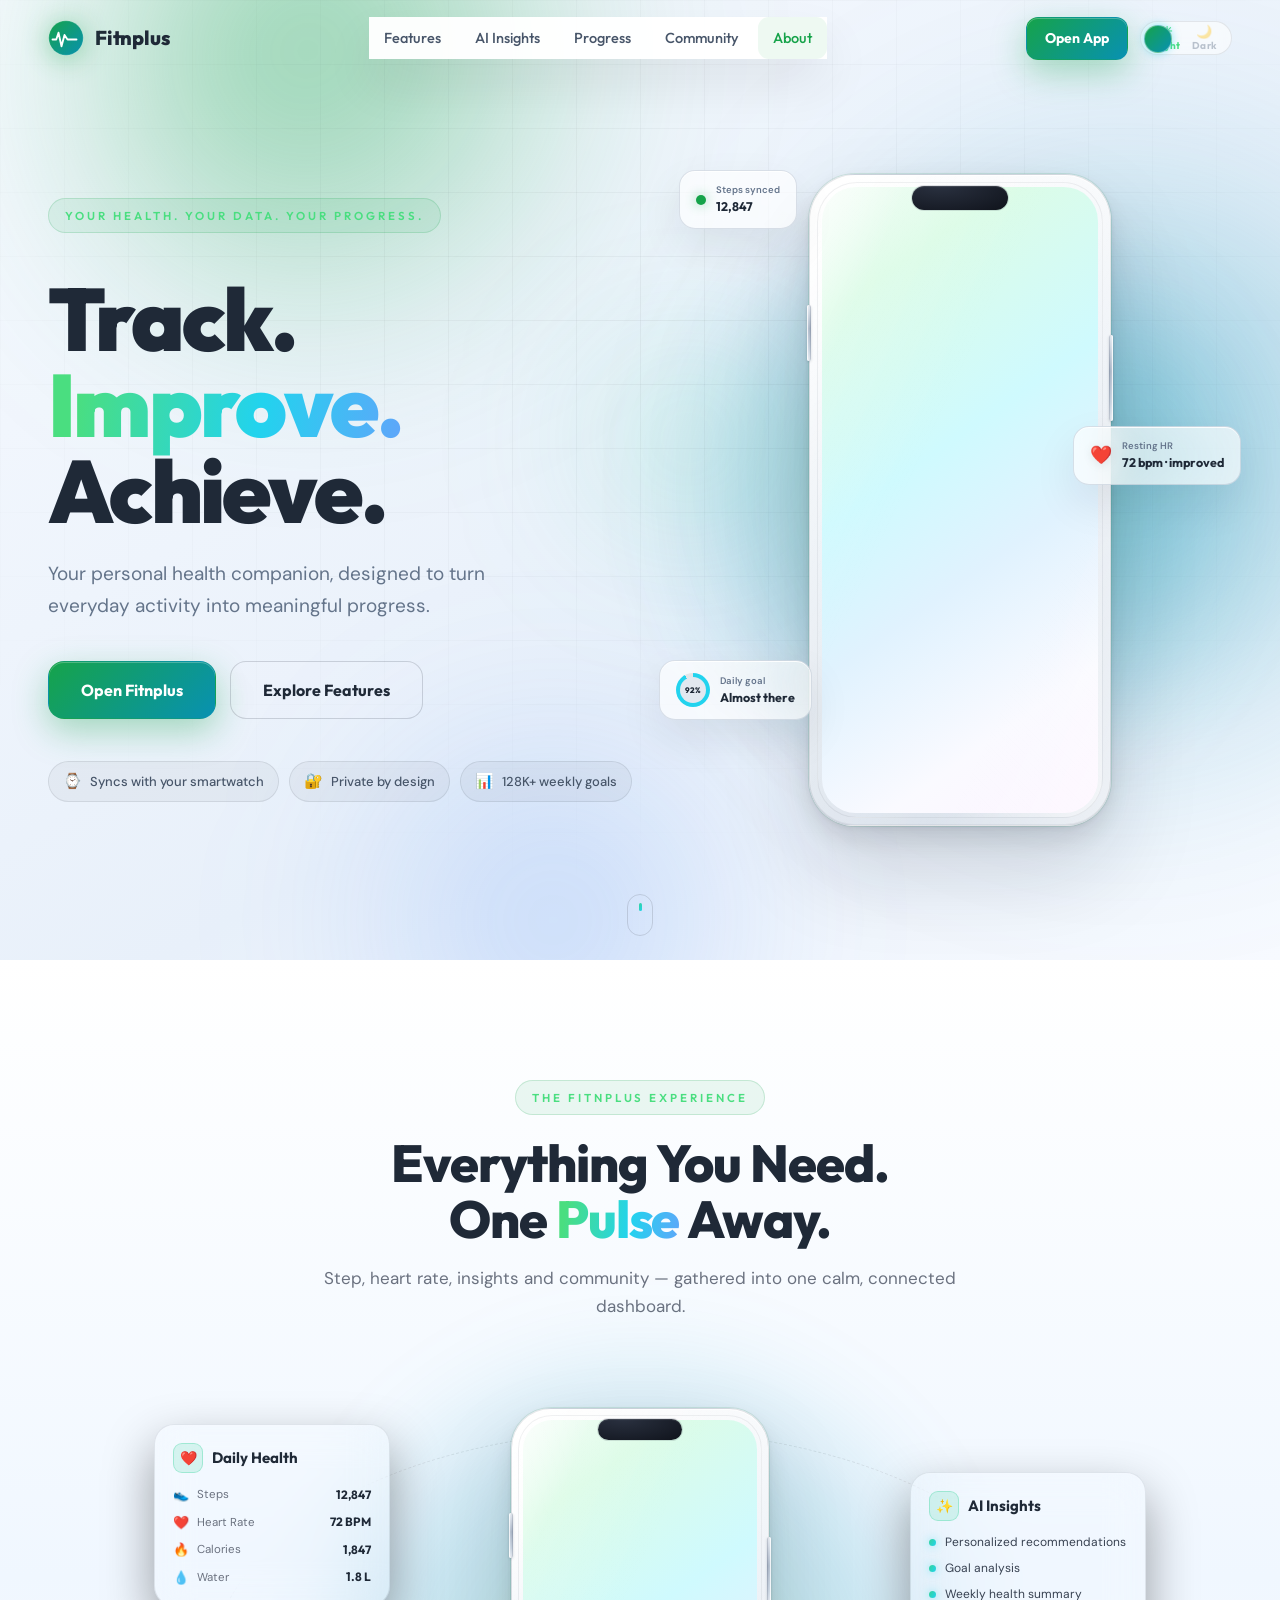
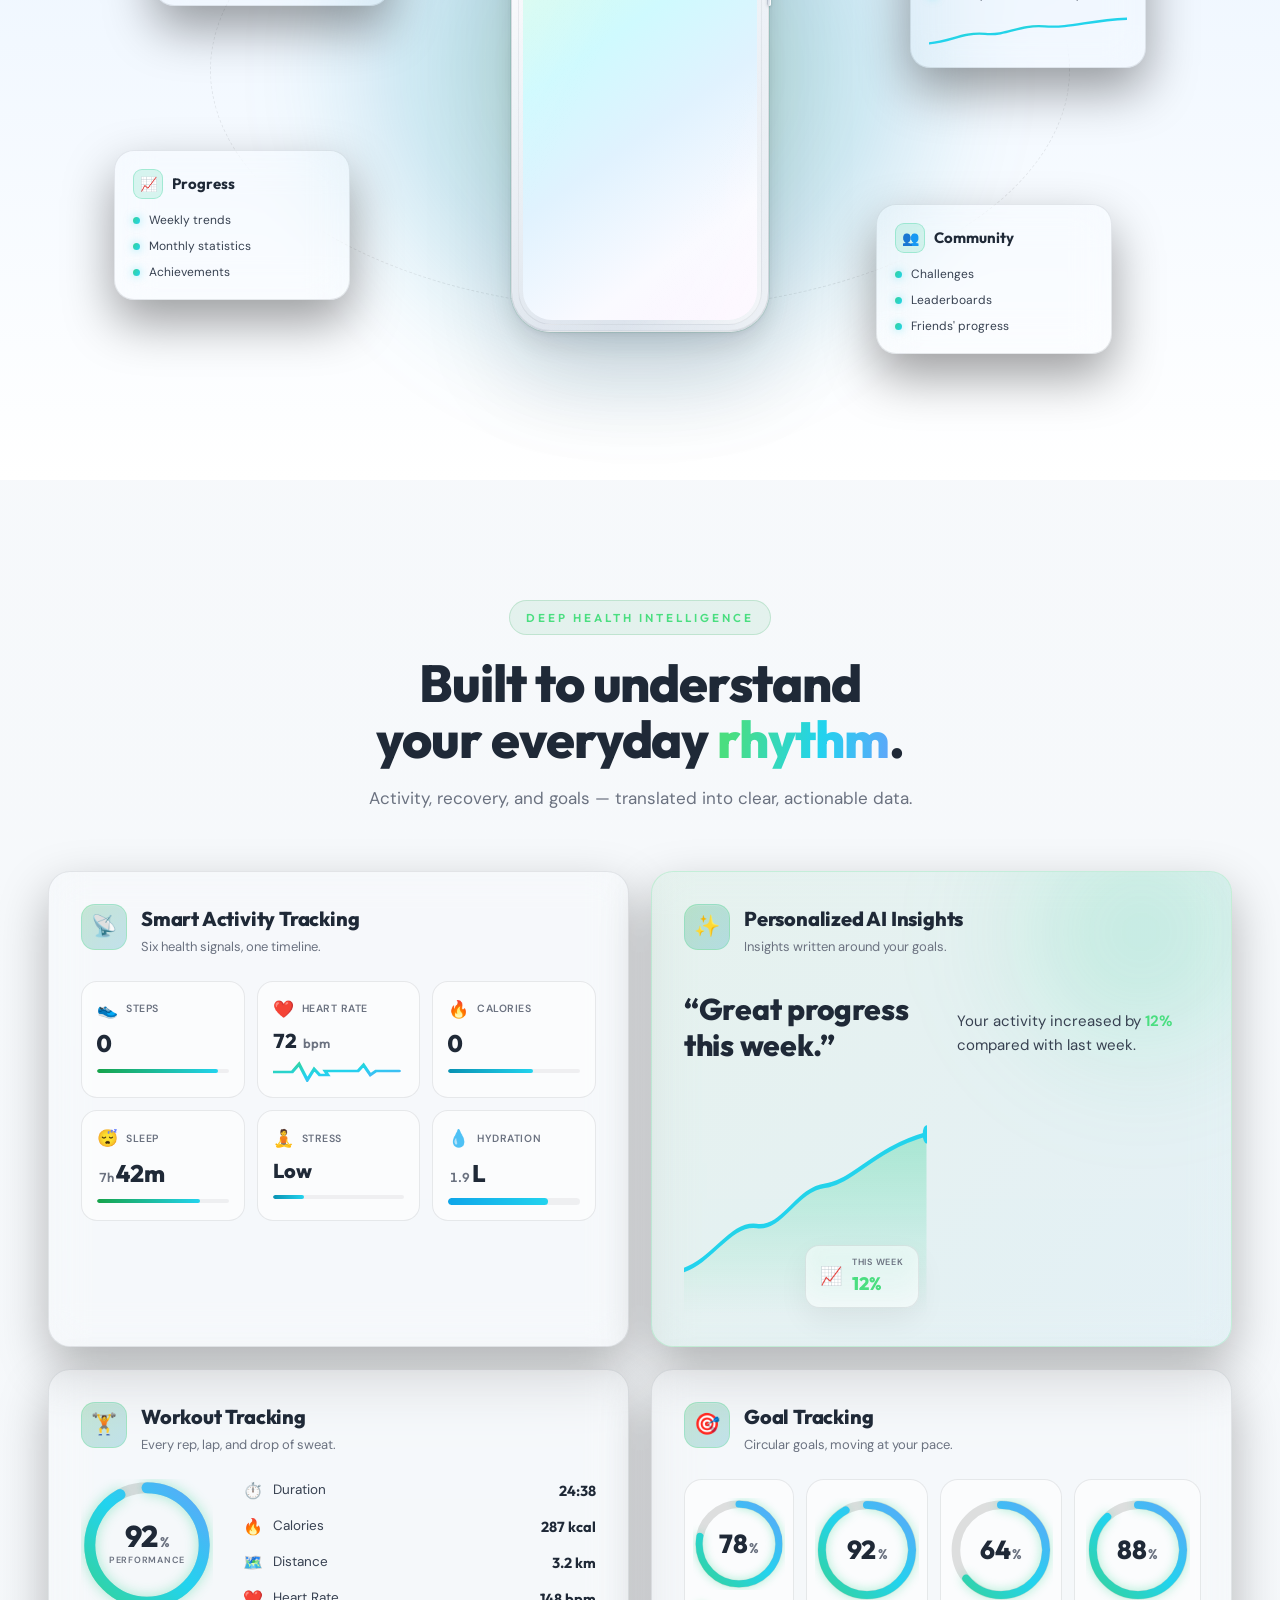
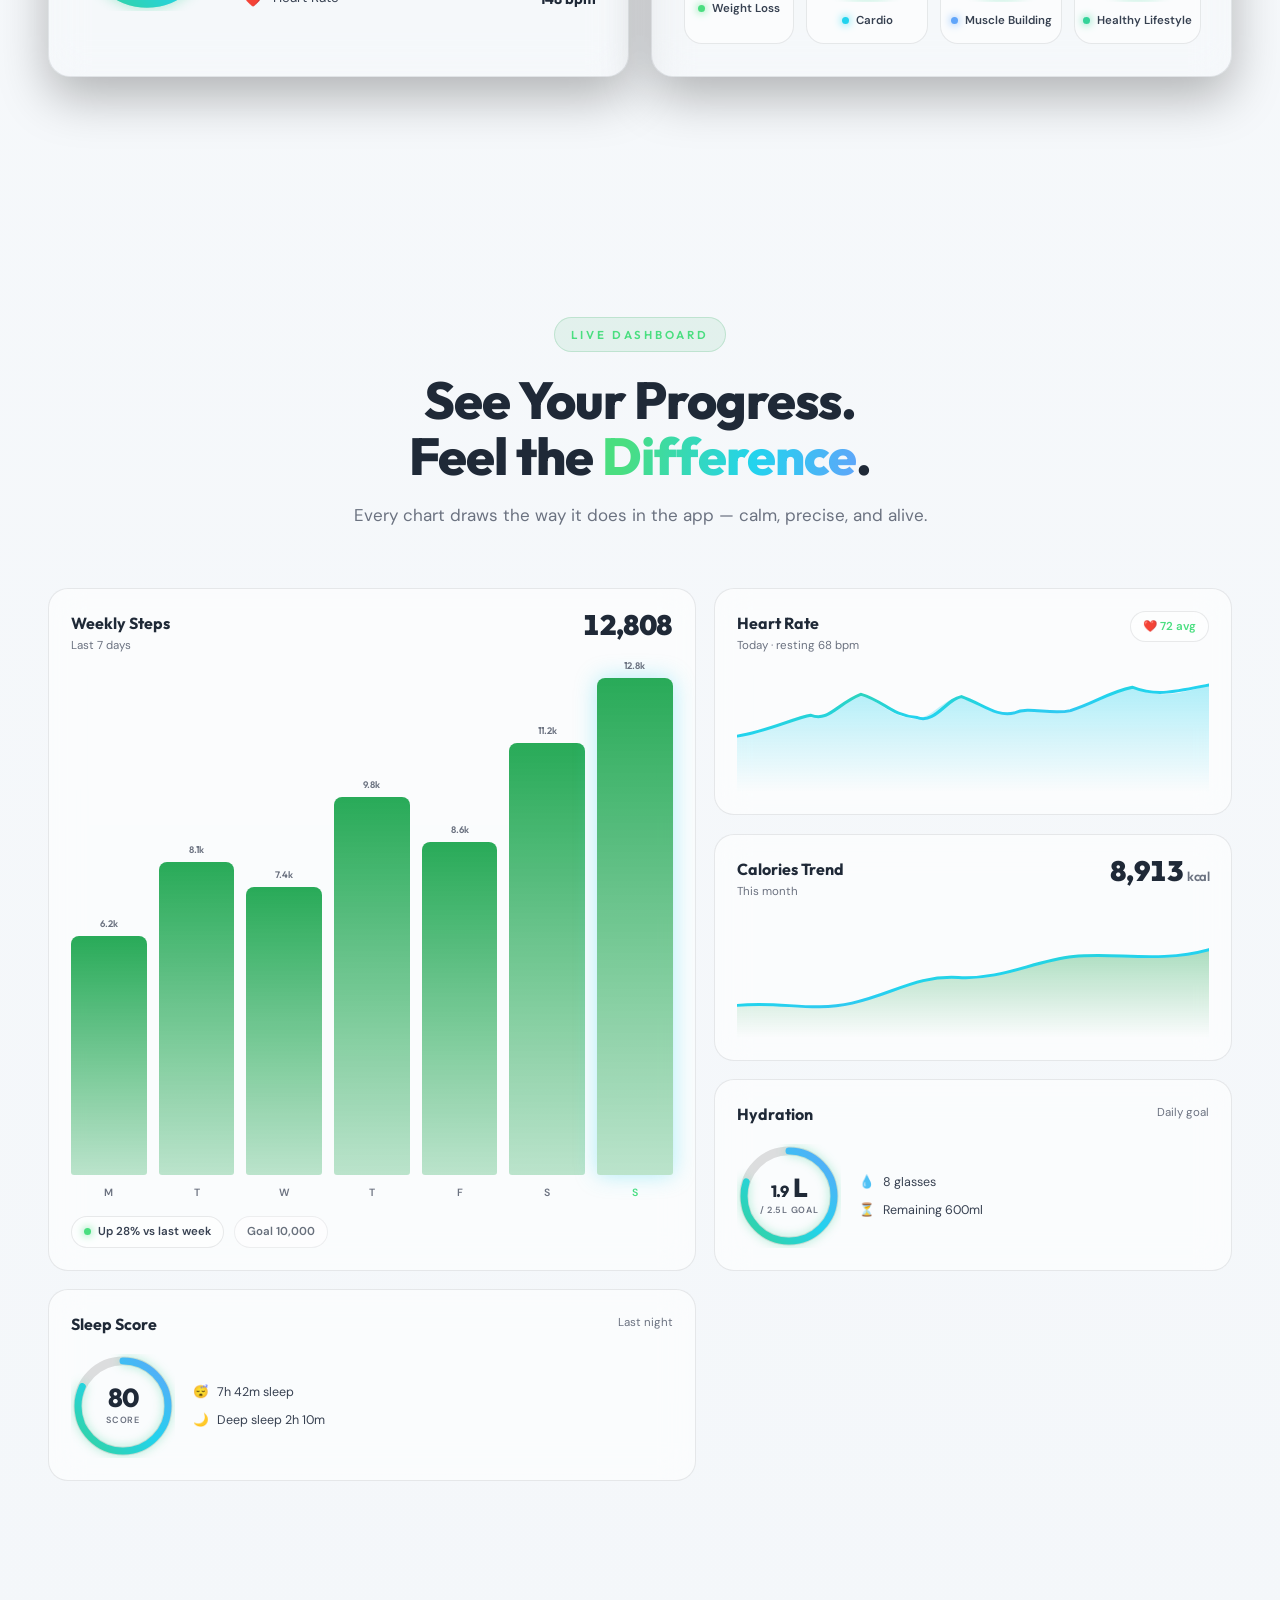
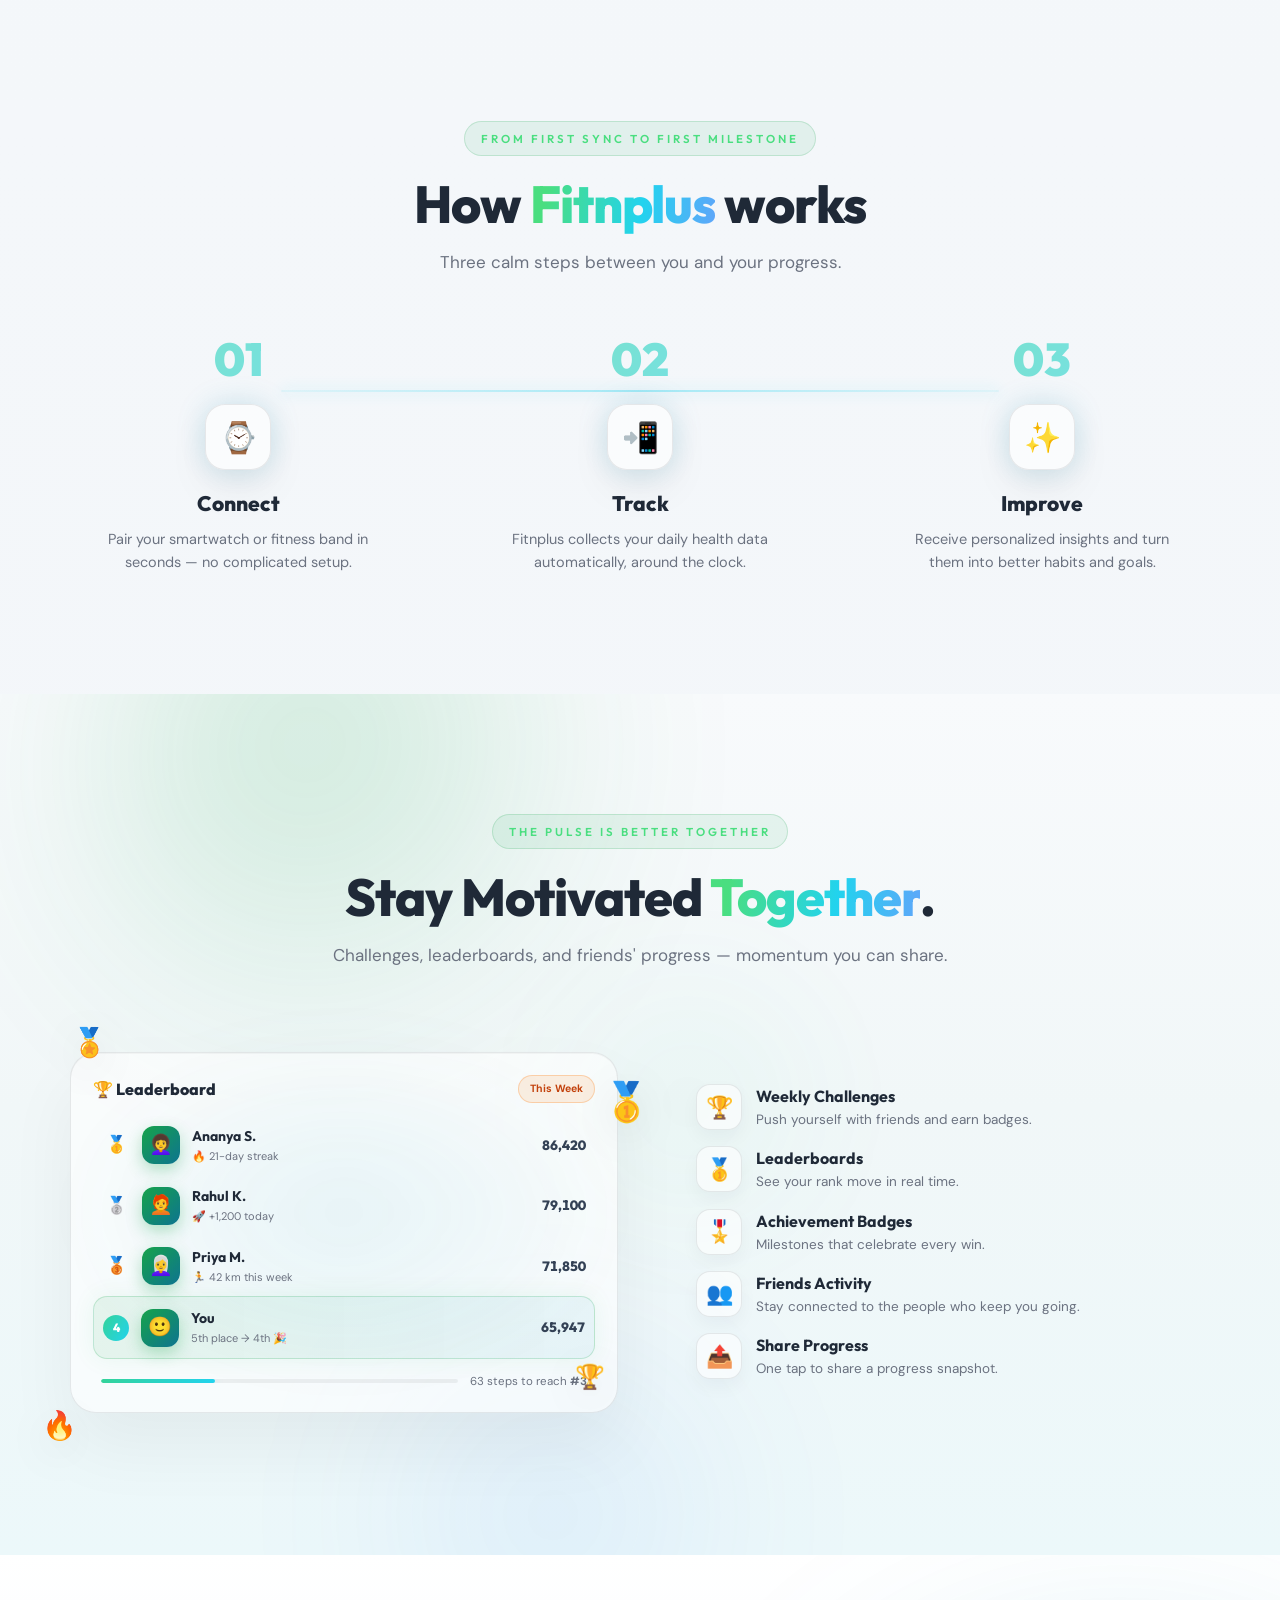
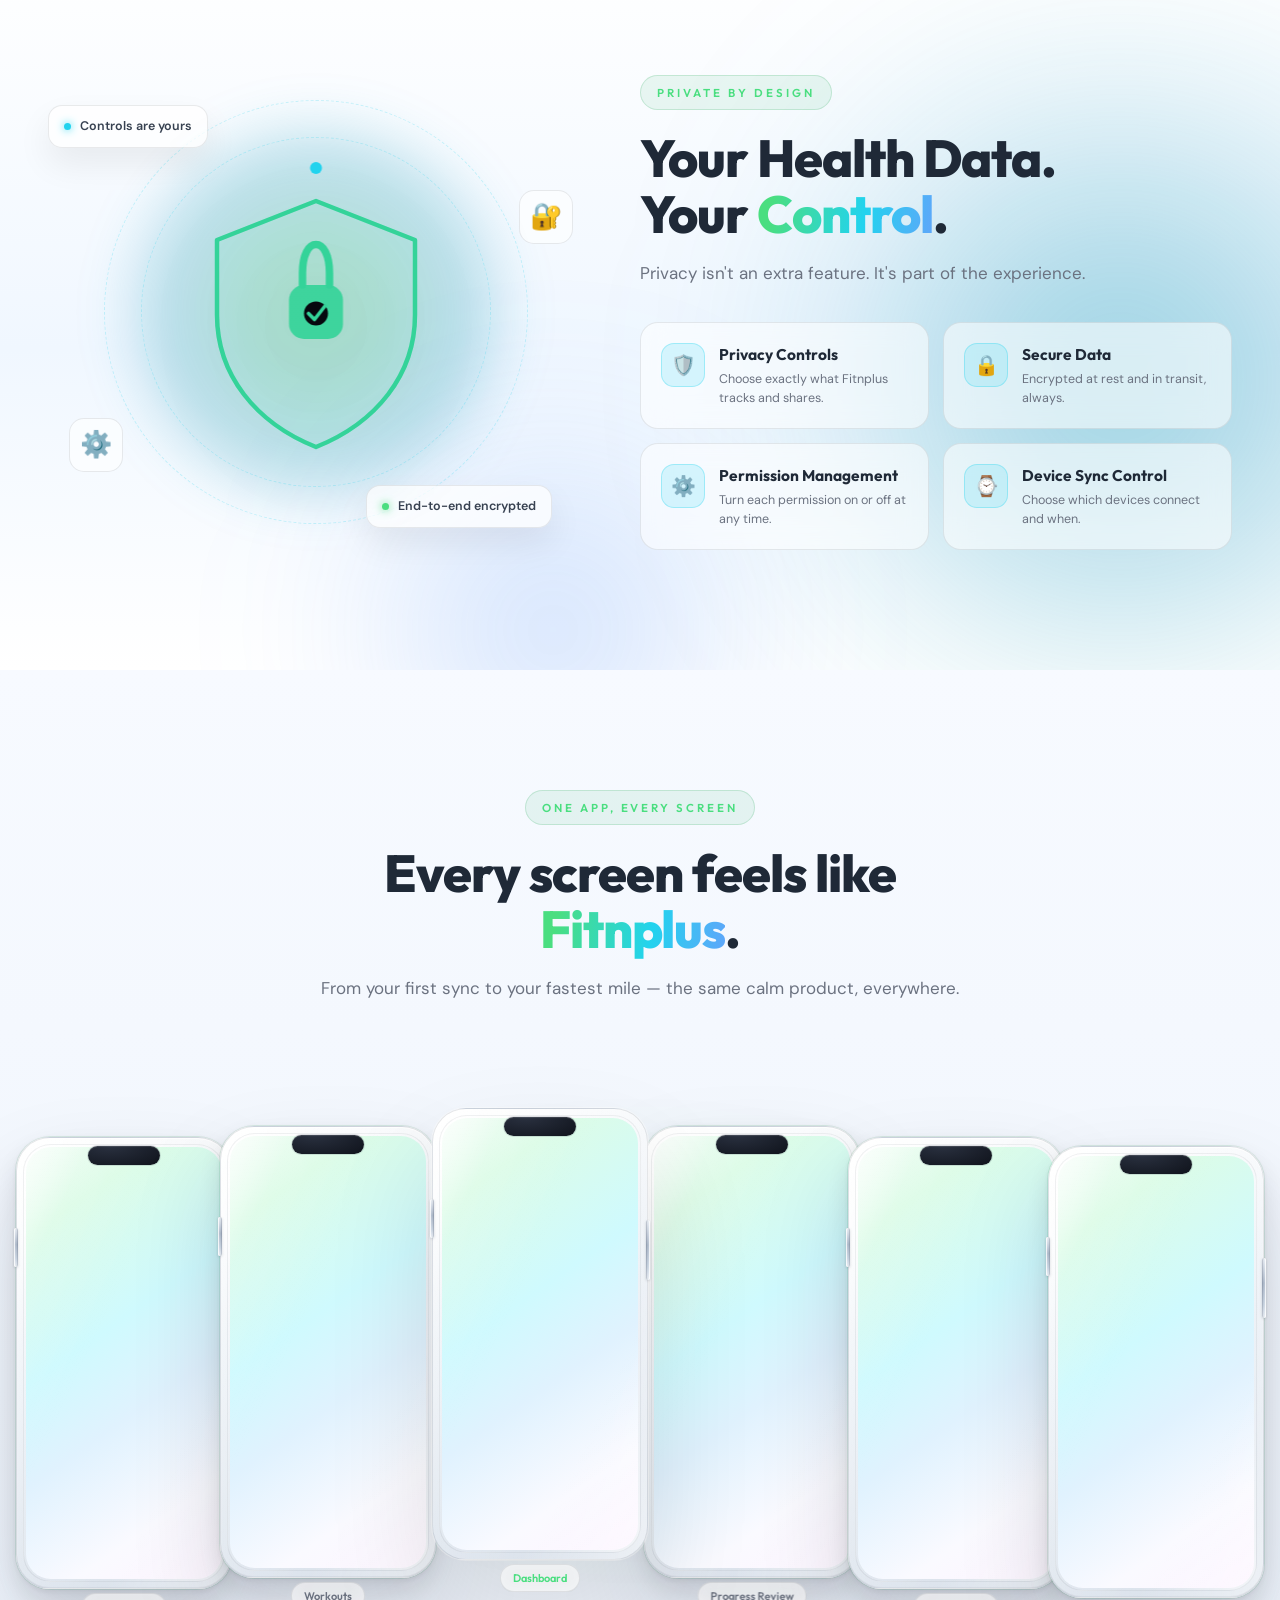
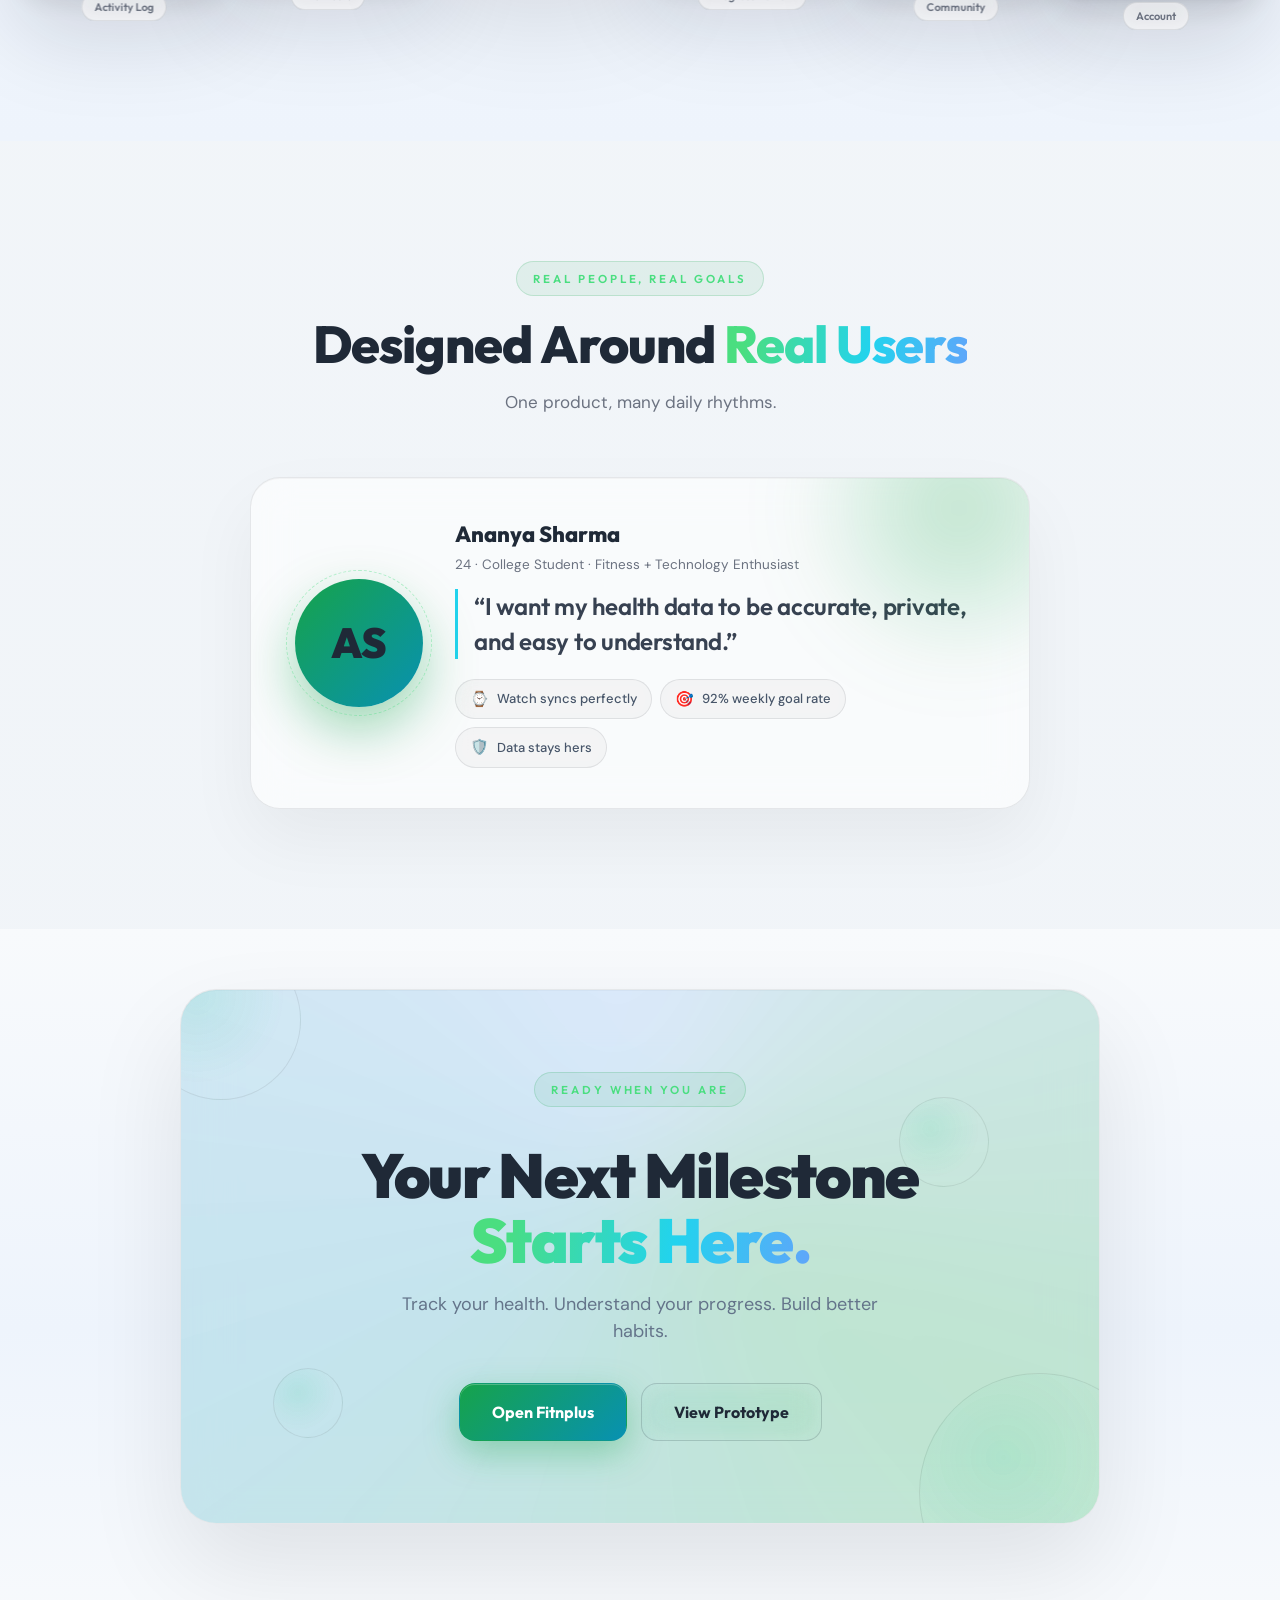
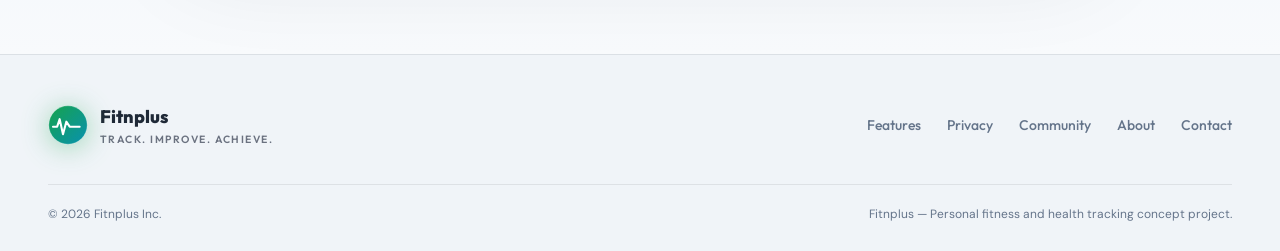
<file: index.html>
<!doctype html>
<html lang="en">
<head>
  <meta charset="UTF-8" />
  <meta name="viewport" content="width=device-width, initial-scale=1.0" />
  <title>Fitnplus — Track. Improve. Achieve.</title>
  <meta name="description" content="Fitnplus — your personal health companion. Track your health, understand your progress, and improve with AI-powered insights." />
  <link rel="icon" href="data:image/svg+xml,%3Csvg xmlns='http://www.w3.org/2000/svg' viewBox='0 0 48 48'%3E%3Cdefs%3E%3ClinearGradient id='g' x1='0' y1='0' x2='48' y2='48' gradientUnits='userSpaceOnUse'%3E%3Cstop offset='0' stop-color='%2316A34A'/%3E%3Cstop offset='1' stop-color='%230891B2'/%3E%3C/linearGradient%3E%3C/defs%3E%3Ccircle cx='24' cy='24' r='23' fill='url(%23g)'/%3E%3Cpolyline points='6,32 11,32 14,19 18,35 22,22 26,28 32,28 38,28' fill='none' stroke='white' stroke-width='2.5' stroke-linecap='round' stroke-linejoin='round'/%3E%3C/svg%3E" />
  <link rel="preconnect" href="https://fonts.googleapis.com" />
  <link rel="preconnect" href="https://fonts.gstatic.com" crossorigin />
  <link href="https://fonts.googleapis.com/css2?family=Outfit:wght@300;400;500;600;700;800;900&family=DM+Sans:wght@400;500;600;700&display=swap" rel="stylesheet" />
  <link rel="stylesheet" href="css/styles.css" />
  <script>document.documentElement.classList.add('js');</script>
</head>
<body>

  <!-- Shared SVG defs — the exact Fitnplus brand gradients -->
  <svg width="0" height="0" style="position:absolute" aria-hidden="true" focusable="false">
    <defs>
      <linearGradient id="fpGrad" x1="0" y1="0" x2="48" y2="48" gradientUnits="userSpaceOnUse">
        <stop offset="0" stop-color="#16A34A" />
        <stop offset="1" stop-color="#0891B2" />
      </linearGradient>
      <linearGradient id="fpGradLight" x1="0" y1="0" x2="1" y2="1">
        <stop offset="0" stop-color="#34D399" />
        <stop offset="0.5" stop-color="#22D3EE" />
        <stop offset="1" stop-color="#60A5FA" />
      </linearGradient>
      <linearGradient id="fpTextGrad" x1="0" y1="0" x2="1" y2="0">
        <stop offset="0" stop-color="#4ADE80" />
        <stop offset="0.55" stop-color="#22D3EE" />
        <stop offset="1" stop-color="#60A5FA" />
      </linearGradient>
    </defs>
  </svg>

  <!-- Preloader — mirrors the app splash: logo enter, calm, brief -->
  <div class="preloader" id="preloader" aria-hidden="true">
    <div class="preloader-core">
      <div class="preloader-glow" aria-hidden="true"></div>
      <div class="preloader-mark" aria-hidden="true">
        <svg viewBox="0 0 48 48" fill="none">
          <circle cx="24" cy="24" r="23" fill="url(#fpGrad)" />
          <circle cx="24" cy="24" r="23" fill="none" stroke="rgba(255,255,255,0.4)" stroke-width="0.8" />
          <polyline points="6,26 11,26 14,17 18,35 22,20 26,26 32,26 38,26" stroke="#fff" stroke-width="2.5" fill="none" stroke-linecap="round" stroke-linejoin="round" />
        </svg>
      </div>
      <div class="preloader-name">Fitnplus</div>
      <div class="preloader-tag">Track&nbsp;·&nbsp;Improve&nbsp;·&nbsp;Achieve</div>
    </div>
  </div>

  <!-- Navigation -->
  <header class="site-nav" id="site-nav">
    <div class="container nav-inner">
      <a class="brand" href="#hero" aria-label="Fitnplus home">
        <svg class="brand-logo" viewBox="0 0 48 48" fill="none" aria-hidden="true">
          <circle cx="24" cy="24" r="23" fill="url(#fpGrad)" />
          <circle cx="24" cy="24" r="23" fill="none" stroke="rgba(255,255,255,0.35)" stroke-width="0.8" />
          <polyline points="6,26 11,26 14,17 18,35 22,20 26,26 32,26 38,26" stroke="#fff" stroke-width="2.5" fill="none" stroke-linecap="round" stroke-linejoin="round" />
        </svg>
        <span class="brand-name">Fitnplus</span>
      </a>

      <nav class="nav-links" id="nav-links" aria-label="Primary">
        <a href="#features">Features</a>
        <a href="#ai-insights">AI Insights</a>
        <a href="#data">Progress</a>
        <a href="#community">Community</a>
        <a href="#about">About</a>
      </nav>

            <div class="nav-actions">
        <a href="#cta" class="btn btn-grad btn-sm">Open App</a>
        <button type="button" class="theme-toggle" id="theme-toggle"
          aria-label="Toggle light / dark theme"
          aria-pressed="false"
          data-theme="dark">
          <span class="tt-track">
            <span class="tt-ch" data-tt-side="light"><span class="tt-i" aria-hidden="true">☀</span><span>Light</span></span>
            <span class="tt-ch" data-tt-side="dark"><span class="tt-i" aria-hidden="true">🌙</span><span>Dark</span></span>
          </span>
          <i class="tt-thumb" aria-hidden="true"></i>
        </button>
        <button class="nav-burger" id="nav-burger" aria-label="Menu" aria-expanded="false"><span></span><span></span><span></span></button>
      </div>
    </div>
  </header>

  <main>
<!-- ═══════════════ 1 · HERO ═══════════════ -->
    <section class="hero" id="hero">
      <div class="hero-bg" aria-hidden="true">
        <div class="orb orb-a"></div>
        <div class="orb orb-b"></div>
        <div class="orb orb-c"></div>
        <div class="orb orb-d"></div>
        <div class="hero-grid-lines"></div>
      </div>

      <div class="container hero-inner">
        <div class="hero-copy">
          <div class="eyebrow reveal" style="--d:60ms">Your Health. Your Data. Your Progress.</div>
          <h1 class="hero-title reveal" style="--d:120ms">
            Track. <span class="grad-text">Improve.</span><br />
            Achieve.
          </h1>
          <p class="hero-sub reveal" style="--d:200ms">
            Your personal health companion, designed to turn everyday activity into meaningful progress.
          </p>
          <div class="hero-cta reveal" style="--d:280ms">
            <a href="#cta" class="btn btn-grad btn-lg">Open Fitnplus</a>
            <a href="#features" class="btn btn-glass btn-lg">Explore Features</a>
          </div>
          <div class="hero-chips reveal" style="--d:360ms">
            <span class="chip"><span class="chip-emoji">⌚</span>Syncs with your smartwatch</span>
            <span class="chip"><span class="chip-emoji">🔐</span>Private by design</span>
            <span class="chip"><span class="chip-emoji">📊</span>128K+ weekly goals</span>
          </div>
        </div>

        <div class="hero-visual">
          <div class="hero-phone-wrap reveal" style="--d:240ms">
            <div class="phone-glow" aria-hidden="true"></div>

            <div class="phone" data-app="full">
              <i class="phone-rail" aria-hidden="true"></i>
              <div class="screen">
                <iframe class="app-frame" width="430" height="800" src="https://rr188351.github.io/Fitnpulse-app/?embed=1&amp;screen=home" title="Fitnplus app — Home dashboard" loading="eager" referrerpolicy="no-referrer"></iframe>
              </div>
            </div>

            <div class="float-chip fc-1">
              <span class="fc-dot" aria-hidden="true"></span>
              <div><div class="fc-k">Steps synced</div><div class="fc-v">12,847</div></div>
            </div>
            <div class="float-chip fc-2">
              <span class="fc-ring" style="--p:92%" aria-hidden="true"><i>92%</i></span>
              <div><div class="fc-k">Daily goal</div><div class="fc-v">Almost there</div></div>
            </div>
            <div class="float-chip fc-3">
              <span class="fc-emoji" aria-hidden="true">❤️</span>
              <div><div class="fc-k">Resting HR</div><div class="fc-v">72 bpm · improved</div></div>
            </div>
          </div>
        </div>
      </div>

      <div class="hero-scroll" aria-hidden="true"><span></span></div>
    </section>
<!-- ═══════════════ 2 · PRODUCT SHOWCASE ═══════════════ -->
    <section class="showcase section" id="product">
      <div class="container">
        <div class="section-head reveal">
          <div class="eyebrow">The Fitnplus experience</div>
          <h2 class="section-title">Everything You Need.<br />One <span class="grad-text">Pulse</span> Away.</h2>
          <p class="section-sub">Step, heart rate, insights and community — gathered into one calm, connected dashboard.</p>
        </div>

        <div class="showcase-stage">
          <div class="showcase-glow" aria-hidden="true"></div>
          <div class="showcase-halo" aria-hidden="true"></div>

          <div class="showcase-card sc-daily reveal" style="--d:60ms">
            <div class="sc-head"><span class="sc-ic" aria-hidden="true">❤️</span>Daily Health</div>
            <div class="sc-rows">
              <div class="sc-row"><span class="sc-e">👟</span><span class="sc-k">Steps</span><b>12,847</b></div>
              <div class="sc-row"><span class="sc-e">❤️</span><span class="sc-k">Heart Rate</span><b>72 BPM</b></div>
              <div class="sc-row"><span class="sc-e">🔥</span><span class="sc-k">Calories</span><b>1,847</b></div>
              <div class="sc-row"><span class="sc-e">💧</span><span class="sc-k">Water</span><b>1.8 L</b></div>
            </div>
          </div>

          <div class="showcase-card sc-ai reveal" style="--d:140ms">
            <div class="sc-head"><span class="sc-ic" aria-hidden="true">✨</span>AI Insights</div>
            <ul class="sc-check">
              <li>Personalized recommendations</li>
              <li>Goal analysis</li>
              <li>Weekly health summary</li>
            </ul>
            <div class="sc-mini-spark" aria-hidden="true">
              <svg viewBox="0 0 120 36" preserveAspectRatio="none">
                <path pathLength="1" class="line-draw" d="M0 30 C14 28 20 18 34 20 C48 22 54 10 70 12 C86 14 96 6 120 4" />
              </svg>
            </div>
          </div>

          <div class="showcase-card sc-progress reveal" style="--d:220ms">
            <div class="sc-head"><span class="sc-ic" aria-hidden="true">📈</span>Progress</div>
            <ul class="sc-check">
              <li>Weekly trends</li>
              <li>Monthly statistics</li>
              <li>Achievements</li>
            </ul>
          </div>

          <div class="showcase-card sc-community reveal" style="--d:300ms">
            <div class="sc-head"><span class="sc-ic" aria-hidden="true">👥</span>Community</div>
            <ul class="sc-check">
              <li>Challenges</li>
              <li>Leaderboards</li>
              <li>Friends' progress</li>
            </ul>
          </div>

          <div class="showcase-phone reveal" style="--d:180ms">
            <div class="phone phone-sm" data-app="sm">
              <i class="phone-rail" aria-hidden="true"></i>
              <div class="screen">
                <iframe class="app-frame" width="430" height="800" src="https://rr188351.github.io/Fitnpulse-app/?embed=1&amp;screen=progress" title="Fitnplus app — Progress" loading="eager" referrerpolicy="no-referrer"></iframe>
              </div>
            </div>
          </div>
        </div>
      </div>
    </section>
<!-- ═══════════════ 3 · FEATURES ═══════════════ -->
    <section class="features section" id="features">
      <div class="container">
        <div class="section-head reveal">
          <div class="eyebrow">Deep health intelligence</div>
          <h2 class="section-title">Built to understand<br />your everyday <span class="grad-text">rhythm</span>.</h2>
          <p class="section-sub">Activity, recovery, and goals — translated into clear, actionable data.</p>
        </div>

        <div class="feat-grid">

          <article class="feat-card feat-smart reveal" style="--d:60ms">
            <div class="feat-head">
              <span class="feat-ic" aria-hidden="true">📡</span>
              <div><h3>Smart Activity Tracking</h3><p>Six health signals, one timeline.</p></div>
            </div>
            <div class="metric-grid">
              <div class="metric-tile">
                <div class="metric-top"><span class="mt-e">👟</span><span class="mt-l">Steps</span></div>
                <div class="mt-v ph-count" data-count="12847">0</div>
                <div class="mt-track"><i style="--w:92%"></i></div>
              </div>
              <div class="metric-tile">
                <div class="metric-top"><span class="mt-e">❤️</span><span class="mt-l">Heart Rate</span></div>
                <div class="mt-v mt-v-num">72 <small>bpm</small></div>
                <svg class="mt-pulse" viewBox="0 0 96 22" preserveAspectRatio="none" aria-hidden="true">
                  <path pathLength="1" class="line-draw" d="M0 12 H14 l5 -8 l6 16 l5 -11 l4 6 H40 l-2 -4 h12 l12 0 l4 -6 l5 10 l4 -4 h17" />
                </svg>
              </div>
              <div class="metric-tile">
                <div class="metric-top"><span class="mt-e">🔥</span><span class="mt-l">Calories</span></div>
                <div class="mt-v ph-count" data-count="1240">0</div>
                <div class="mt-track mt-track-cyan"><i style="--w:64%"></i></div>
              </div>
              <div class="metric-tile">
                <div class="metric-top"><span class="mt-e">😴</span><span class="mt-l">Sleep</span></div>
                <div class="mt-v"><small class="mt-suffix">7h</small>42m</div>
                <div class="mt-track"><i style="--w:78%"></i></div>
              </div>
              <div class="metric-tile">
                <div class="metric-top"><span class="mt-e">🧘</span><span class="mt-l">Stress</span></div>
                <div class="mt-v mt-v-num">Low</div>
                <div class="mt-track mt-track-cyan"><i style="--w:24%"></i></div>
              </div>
              <div class="metric-tile">
                <div class="metric-top"><span class="mt-e">💧</span><span class="mt-l">Hydration</span></div>
                <div class="mt-v"><small class="mt-suffix">1.9</small>L</div>
                <div class="mt-hyd" aria-hidden="true"><i style="--w:76%"></i></div>
              </div>
            </div>
          </article>

          <article class="feat-card feat-ai reveal" id="ai-insights" style="--d:130ms">
            <div class="feat-ai-orb" aria-hidden="true"></div>
            <div class="feat-head">
              <span class="feat-ic" aria-hidden="true">✨</span>
              <div><h3>Personalized AI Insights</h3><p>Insights written around your goals.</p></div>
            </div>
            <div class="ai-quote">“Great progress this week.”</div>
            <p class="ai-sub">Your activity increased by <b>12%</b> compared with last week.</p>
            <div class="ai-chart" aria-hidden="true">
              <svg viewBox="0 0 320 120" preserveAspectRatio="none">
                <defs>
                  <linearGradient id="aiFill" x1="0" y1="0" x2="0" y2="1">
                    <stop offset="0" stop-color="#34D399" stop-opacity="0.35" />
                    <stop offset="1" stop-color="#34D399" stop-opacity="0" />
                  </linearGradient>
                </defs>
                <path class="area-fill" d="M0 96 C40 90 62 70 96 72 C130 74 148 52 186 50 C224 48 250 30 320 22 V120 H0 Z" fill="url(#aiFill)" />
                <path pathLength="1" class="line-draw" d="M0 96 C40 90 62 70 96 72 C130 74 148 52 186 50 C224 48 250 30 320 22" />
                <circle class="dot-end" cx="320" cy="22" r="5" />
              </svg>
              <div class="ai-badge">
                <span class="ai-badge-icon" aria-hidden="true">📈</span>
                <div><div class="ai-badge-k">This week</div><div class="ai-badge-v ph-count" data-count="12">0%</div></div>
              </div>
            </div>
          </article>
<article class="feat-card feat-workout reveal" style="--d:200ms">
            <div class="feat-head">
              <span class="feat-ic" aria-hidden="true">🏋️</span>
              <div><h3>Workout Tracking</h3><p>Every rep, lap, and drop of sweat.</p></div>
            </div>
            <div class="workout-body">
              <div class="ring ring-md" data-ring>
                <svg viewBox="0 0 120 120">
                  <circle class="ring-track" cx="60" cy="60" r="52"></circle>
                  <circle class="ring-fill ring-fill-blue" cx="60" cy="60" r="52" data-pct="0.92"></circle>
                </svg>
                <div class="ring-center">
                  <span class="ring-num ph-count" data-count="92">0<span class="ring-unit">%</span></span>
                  <span class="ring-lbl">Performance</span>
                </div>
              </div>
              <ul class="workout-stats">
                <li><span class="ws-e">⏱️</span><span>Duration</span><b>24:38</b></li>
                <li><span class="ws-e">🔥</span><span>Calories</span><b>287 kcal</b></li>
                <li><span class="ws-e">🗺️</span><span>Distance</span><b>3.2 km</b></li>
                <li><span class="ws-e">❤️</span><span>Heart Rate</span><b>148 bpm</b></li>
              </ul>
            </div>
          </article>

          <article class="feat-card feat-goals reveal" style="--d:260ms">
            <div class="feat-head">
              <span class="feat-ic" aria-hidden="true">🎯</span>
              <div><h3>Goal Tracking</h3><p>Circular goals, moving at your pace.</p></div>
            </div>
            <div class="goals-grid">
              <div class="goal-tile">
                <div class="ring ring-xs" data-ring>
                  <svg viewBox="0 0 120 120">
                    <circle class="ring-track" cx="60" cy="60" r="52"></circle>
                    <circle class="ring-fill" cx="60" cy="60" r="52" data-pct="0.78"></circle>
                  </svg>
                  <div class="ring-center"><span class="ring-num" data-count="78">0<span class="ring-unit">%</span></span></div>
                </div>
                <div class="goal-lbl"><span class="goal-dot gd-green"></span><span>Weight Loss</span></div>
              </div>
              <div class="goal-tile">
                <div class="ring ring-sm" data-ring>
                  <svg viewBox="0 0 120 120">
                    <circle class="ring-track" cx="60" cy="60" r="52"></circle>
                    <circle class="ring-fill ring-fill-blue" cx="60" cy="60" r="52" data-pct="0.92"></circle>
                  </svg>
                  <div class="ring-center"><span class="ring-num" data-count="92">0<span class="ring-unit">%</span></span></div>
                </div>
                <div class="goal-lbl"><i class="goal-dot g-c"></i><span>Cardio</span></div>
              </div>
              <div class="goal-tile">
                <div class="ring ring-sm" data-ring>
                  <svg viewBox="0 0 120 120">
                    <circle class="ring-track" cx="60" cy="60" r="52"></circle>
                    <circle class="ring-fill" cx="60" cy="60" r="52" data-pct="0.64"></circle>
                  </svg>
                  <div class="ring-center"><span class="ring-num" data-count="64">0<span class="ring-unit">%</span></span></div>
                </div>
                <div class="goal-lbl"><i class="goal-dot g-m"></i><span>Muscle Building</span></div>
              </div>
              <div class="goal-tile">
                <div class="ring ring-sm" data-ring>
                  <svg viewBox="0 0 120 120">
                    <circle class="ring-track" cx="60" cy="60" r="52"></circle>
                    <circle class="ring-fill ring-fill-blue" cx="60" cy="60" r="52" data-pct="0.88"></circle>
                  </svg>
                  <div class="ring-center"><span class="ring-num" data-count="88">0<span class="ring-unit">%</span></span></div>
                </div>
                <div class="goal-lbl"><i class="goal-dot g-h"></i><span>Healthy Lifestyle</span></div>
              </div>
            </div>
          </article>

        </div>
      </div>
    </section>
<!-- ═══════════════ 4 · DATA VISUALIZATION ═══════════════ -->
    <section class="data section" id="data">
      <div class="container">
        <div class="section-head reveal">
          <div class="eyebrow">Live dashboard</div>
          <h2 class="section-title">See Your Progress.<br />Feel the <span class="grad-text">Difference</span>.</h2>
          <p class="section-sub">Every chart draws the way it does in the app — calm, precise, and alive.</p>
        </div>

        <div class="data-grid">
          <div class="data-card dc-bars reveal" style="--d:80ms">
            <div class="dc-head">
              <div><span class="dc-t">Weekly Steps</span><span class="dc-s">Last 7 days</span></div>
              <div class="dc-total ph-count" data-count="12847">0</div>
            </div>
            <div class="dc-bars-chart" data-bars>
              <div class="dc-bar" style="--h:48%"><i>6.2k</i></div>
              <div class="dc-bar" style="--h:63%"><i>8.1k</i></div>
              <div class="dc-bar" style="--h:58%"><i>7.4k</i></div>
              <div class="dc-bar" style="--h:76%"><i>9.8k</i></div>
              <div class="dc-bar" style="--h:67%"><i>8.6k</i></div>
              <div class="dc-bar" style="--h:87%"><i>11.2k</i></div>
              <div class="dc-bar hot" style="--h:100%"><i>12.8k</i></div>
            </div>
            <div class="dc-days"><span>M</span><span>T</span><span>W</span><span>T</span><span>F</span><span>S</span><span class="hot">S</span></div>
            <div class="dc-foot">
              <span class="dc-chip"><i class="dc-dot dc-dot-green"></i>Up 28% vs last week</span>
              <span class="dc-chip ghost">Goal 10,000</span>
            </div>
          </div>

          <div class="data-card dc-hr reveal" style="--d:140ms">
            <div class="dc-head">
              <div><span class="dc-t">Heart Rate</span><span class="dc-s">Today · resting 68 bpm</span></div>
              <span class="dc-chip dc-chip-green">❤️ 72 avg</span>
            </div>
            <div class="dc-chart" aria-hidden="true">
              <svg viewBox="0 0 320 110" preserveAspectRatio="none">
                <defs>
                  <linearGradient id="hrFill" x1="0" y1="0" x2="0" y2="1">
                    <stop offset="0" stop-color="#22D3EE" stop-opacity="0.35" />
                    <stop offset="1" stop-color="#22D3EE" stop-opacity="0" />
                  </linearGradient>
                </defs>
                <path class="area-fill" d="M0 62 C24 58 32 46 48 44 C62 50 68 34 84 26 C96 32 104 44 116 46 C130 52 138 30 152 28 C166 34 176 46 188 42 C202 36 214 44 226 40 C242 34 252 24 268 20 C284 30 300 26 320 18 V110 H0 Z" fill="url(#hrFill)" />
                <path pathLength="1" class="line-draw" d="M0 62 C20 58 40 46 50 44 C62 50 68 34 84 26 C100 32 104 44 122 46 C134 52 142 30 152 28 C166 34 176 46 188 42 C198 36 212 44 226 40 C242 34 252 24 268 20 C284 28 296 24 320 18" />
              </svg>
            </div>
          </div>

          <div class="data-card dc-cal reveal" style="--d:200ms">
            <div class="dc-head">
              <div><span class="dc-t">Calories Trend</span><span class="dc-s">This month</span></div>
              <div class="dc-total"><span class="ph-count" data-count="8940">0</span> <small>kcal</small></div>
            </div>
            <div class="dc-chart" aria-hidden="true">
              <svg viewBox="0 0 320 110" preserveAspectRatio="none">
                <defs>
                  <linearGradient id="calFill" x1="0" y1="0" x2="0" y2="1">
                    <stop offset="0" stop-color="#16A34A" stop-opacity="0.35" />
                    <stop offset="1" stop-color="#16A34A" stop-opacity="0" />
                  </linearGradient>
                </defs>
                <path class="area-fill" d="M0 82 C30 78 50 88 78 80 C106 72 122 56 150 58 C180 60 200 44 228 40 C256 36 286 46 320 34 L320 110 L0 110 Z" fill="url(#calFill)" />
                <path pathLength="1" class="line-draw" d="M0 82 C30 78 50 88 78 80 C106 72 122 56 150 58 C180 60 200 44 228 40 C256 36 286 46 320 34" />
              </svg>
            </div>
          </div>

          <div class="data-card dc-hyd reveal" style="--d:260ms">
            <div class="dc-head"><span class="dc-t">Hydration</span><span class="dc-s">Daily goal</span></div>
            <div class="dc-ring-row">
              <div class="ring ring-sm" data-ring>
                <svg viewBox="0 0 120 120">
                  <circle class="ring-track" cx="60" cy="60" r="52"></circle>
                  <circle class="ring-fill ring-fill-blue" cx="60" cy="60" r="52" data-pct="0.80"></circle>
                </svg>
                <div class="ring-center"><span class="ring-num"><small class="ring-small">1.9</small> L</span><span class="ring-lbl">/ 2.5L goal</span></div>
              </div>
              <ul class="dc-list">
                <li><span>💧</span>8 glasses</li>
                <li><span>⏳</span>Remaining 600ml</li>
              </ul>
            </div>
          </div>

          <div class="data-card dc-sleep reveal" style="--d:320ms">
            <div class="dc-head"><span class="dc-t">Sleep Score</span><span class="dc-s">Last night</span></div>
            <div class="dc-ring-row">
              <div class="ring ring-sm" data-ring>
                <svg viewBox="0 0 120 120">
                  <circle class="ring-track" cx="60" cy="60" r="52"></circle>
                  <circle class="ring-fill" cx="60" cy="60" r="52" data-pct="0.82"></circle>
                </svg>
                <div class="ring-center"><span class="ring-num ph-count" data-count="82">0</span><span class="ring-lbl">Score</span></div>
              </div>
              <ul class="dc-list">
                <li><span>😴</span>7h 42m sleep</li>
                <li><span>🌙</span>Deep sleep 2h 10m</li>
              </ul>
            </div>
          </div>

        </div>
      </div>
    </section>
<!-- ═══════════════ 5 · HOW IT WORKS ═══════════════ -->
    <section class="how section" id="how">
      <div class="container">
        <div class="section-head reveal">
          <div class="eyebrow">From first sync to first milestone</div>
          <h2 class="section-title">How <span class="grad-text">Fitnplus</span> works</h2>
          <p class="section-sub">Three calm steps between you and your progress.</p>
        </div>

        <div class="how-flow">
          <div class="how-line" aria-hidden="true"></div>
          <div class="how-step reveal" style="--d:60ms">
            <div class="how-num">01</div>
            <div class="how-ic" aria-hidden="true">⌚</div>
            <h3>Connect</h3>
            <p>Pair your smartwatch or fitness band in seconds — no complicated setup.</p>
          </div>
          <div class="how-step reveal" style="--d:140ms">
            <div class="how-num">02</div>
            <div class="how-ic" aria-hidden="true">📲</div>
            <h3>Track</h3>
            <p>Fitnplus collects your daily health data automatically, around the clock.</p>
          </div>
          <div class="how-step reveal" style="--d:220ms">
            <div class="how-num">03</div>
            <div class="how-ic" aria-hidden="true">✨</div>
            <h3>Improve</h3>
            <p>Receive personalized insights and turn them into better habits and goals.</p>
          </div>
        </div>
      </div>
    </section>

    <!-- ═══════════════ 6 · COMMUNITY ═══════════════ -->
    <section class="community section" id="community">
      <div class="community-bg" aria-hidden="true">
        <div class="orb orb-a"></div>
        <div class="orb orb-c"></div>
        <div class="orb orb-d"></div>
      </div>

      <div class="container">
        <div class="section-head reveal">
          <div class="eyebrow">The pulse is better together</div>
          <h2 class="section-title">Stay Motivated <span class="grad-text">Together</span>.</h2>
          <p class="section-sub">Challenges, leaderboards, and friends' progress — momentum you can share.</p>
        </div>

        <div class="community-layout">
          <div class="comm-panel-wrap reveal" style="--d:120ms">
            <div class="comm-glow" aria-hidden="true"></div>
            <div class="badge-float bf-1" aria-hidden="true">🏅</div>
            <div class="badge-float bf-2" aria-hidden="true">🥇</div>
            <div class="badge-float bf-3" aria-hidden="true">🔥</div>
            <div class="badge-float bf-4" aria-hidden="true">🏆</div>

            <div class="lb-panel">
              <div class="lb-head">
                <div class="lb-title">🏆 Leaderboard</div>
                <span class="lb-tag">This Week</span>
              </div>
              <div class="lb-rows">
                <div class="lb-row">
                  <span class="lb-rank">🥇</span>
                  <span class="lb-avatar" aria-hidden="true">👩‍🦱</span>
                  <div class="lb-info"><span class="lb-name">Ananya S.</span><span class="lb-sub">🔥 21-day streak</span></div>
                  <b class="lb-score">86,420</b>
                </div>
                <div class="lb-row">
                  <span class="lb-rank">🥈</span>
                  <span class="lb-avatar" aria-hidden="true">🧑‍🦰</span>
                  <div class="lb-info"><span class="lb-name">Rahul K.</span><span class="lb-sub">🚀 +1,200 today</span></div>
                  <b class="lb-score">79,100</b>
                </div>
                <div class="lb-row">
                  <span class="lb-rank">🥉</span>
                  <span class="lb-avatar" aria-hidden="true">👩‍🦳</span>
                  <div class="lb-info"><span class="lb-name">Priya M.</span><span class="lb-sub">🏃 42 km this week</span></div>
                  <b class="lb-score">71,850</b>
                </div>
                <div class="lb-row lb-you">
                  <span class="lb-rank">4</span>
                  <span class="lb-avatar lb-avatar-you" aria-hidden="true">🙂</span>
                  <div class="lb-info"><span class="lb-name">You</span><span class="lb-sub">5th place → 4th 🎉</span></div>
                  <span class="lb-score">65,947</span>
                </div>
              </div>
              <div class="lb-foot">
                <span class="lb-foot-bar" aria-hidden="true"><i></i></span>
                <span>63 steps to reach <b>#3</b></span>
              </div>
            </div>
          </div>

          <div class="community-copy reveal" style="--d:200ms">
            <ul class="comm-list">
              <li><span class="comm-ic" aria-hidden="true">🏆</span><div><b>Weekly Challenges</b><p>Push yourself with friends and earn badges.</p></div></li>
              <li><span class="comm-ic" aria-hidden="true">🥇</span><div><b>Leaderboards</b><p>See your rank move in real time.</p></div></li>
              <li><span class="comm-ic" aria-hidden="true">🎖️</span><div><b>Achievement Badges</b><p>Milestones that celebrate every win.</p></div></li>
              <li><span class="comm-ic" aria-hidden="true">👥</span><div><b>Friends Activity</b><p>Stay connected to the people who keep you going.</p></div></li>
              <li><span class="comm-ic" aria-hidden="true">📤</span><div><b>Share Progress</b><p>One tap to share a progress snapshot.</p></div></li>
            </ul>
          </div>
        </div>
      </div>
    </section>
<!-- ═══════════════ 7 · PRIVACY ═══════════════ -->
    <section class="privacy section" id="privacy">
      <div class="privacy-bg" aria-hidden="true">
        <div class="orb orb-b"></div>
        <div class="orb orb-c"></div>
      </div>
      <div class="container">
        <div class="privacy-grid">
          <div class="privacy-visual reveal" style="--d:80ms">
            <div class="privacy-glow" aria-hidden="true"></div>
            <div class="orbit-ring orbit-r1" aria-hidden="true"></div>
            <div class="orbit-ring orbit-r2" aria-hidden="true"></div>
            <svg class="shield-svg" viewBox="0 0 200 200" fill="none" aria-hidden="true">
              <defs>
                <linearGradient id="shieldGrad" x1="0" y1="0" x2="200" y2="200">
                  <stop offset="0" stop-color="#34D399" />
                  <stop offset="1" stop-color="#22D3EE" />
                </linearGradient>
              </defs>
              <path class="shield-body" d="M100 26 L166 52 V102 C166 142 140 174 100 190 C60 174 34 142 34 102 V52 Z"
                    fill="rgba(52,211,153,0.06)" stroke="url(#shieldGrad)" stroke-width="3"
                    stroke-linejoin="round" />
              <rect x="82" y="82" width="36" height="36" rx="10" fill="url(#shieldGrad)" opacity="0.92" />
              <path d="M91 82 V74 C91 62 95 55 100 55 C105 55 109 62 109 74 V82" stroke="url(#shieldGrad)" stroke-width="5" fill="none" stroke-linecap="round" />
              <circle class="shield-check" cx="100" cy="101" r="8" fill="#06080F" />
              <path d="M95 101 L99 105 L106 96" stroke="#34D399" stroke-width="2.4" stroke-linecap="round" stroke-linejoin="round" fill="none" />
              <circle class="orbit-dot" cx="100" cy="4" r="4" fill="#22D3EE" />
            </svg>
            <div class="priv-float pf-1" aria-hidden="true">🔐</div>
            <div class="priv-float pf-2" aria-hidden="true">⚙️</div>
            <div class="priv-chip pchip-1"><i class="dc-dot dc-dot-green"></i>End-to-end encrypted</div>
            <div class="priv-chip pchip-2"><i class="dc-dot dc-dot-blue"></i>Controls are yours</div>
          </div>

          <div class="privacy-body">
            <div class="section-head section-head-left reveal">
              <div class="eyebrow">Private by design</div>
              <h2 class="section-title">Your Health Data.<br />Your <span class="grad-text">Control</span>.</h2>
              <p class="section-sub">Privacy isn't an extra feature. It's part of the experience.</p>
            </div>

            <div class="privacy-cards">
              <div class="p-card reveal" style="--d:60ms">
                <span class="p-ic" aria-hidden="true">🛡️</span>
                <div><h4>Privacy Controls</h4><p>Choose exactly what Fitnplus tracks and shares.</p></div>
              </div>
              <div class="p-card reveal" style="--d:120ms">
                <span class="p-ic" aria-hidden="true">🔒</span>
                <div><h4>Secure Data</h4><p>Encrypted at rest and in transit, always.</p></div>
              </div>
              <div class="p-card reveal" style="--d:180ms">
                <span class="p-ic" aria-hidden="true">⚙️</span>
                <div><h4>Permission Management</h4><p>Turn each permission on or off at any time.</p></div>
              </div>
              <div class="p-card reveal" style="--d:240ms">
                <span class="p-ic" aria-hidden="true">⌚</span>
                <div><h4>Device Sync Control</h4><p>Choose which devices connect and when.</p></div>
              </div>
            </div>
          </div>
        </div>
      </div>
    </section>
<!-- ═══════════════ 8 · APP EXPERIENCE ═══════════════ -->
    <section class="experience section" id="experience">
      <div class="container">
        <div class="section-head reveal">
          <div class="eyebrow">One app, every screen</div>
          <h2 class="section-title">Every screen feels like <span class="grad-text">Fitnplus</span>.</h2>
          <p class="section-sub">From your first sync to your fastest mile — the same calm product, everywhere.</p>
        </div>

        <div class="exp-stage">
          <div class="exp-glow" aria-hidden="true"></div>

          <div class="devices">

            <!-- Dashboard · center focus -->
            <div class="device dev-front reveal" style="--d:140ms">
              <div class="phone phone-tiny" data-app="tiny">
                <i class="phone-rail" aria-hidden="true"></i>
                <div class="screen">
                  <iframe class="app-frame" width="430" height="800" src="https://rr188351.github.io/Fitnpulse-app/?embed=1&amp;screen=home" title="Fitnplus app — Dashboard" loading="eager" referrerpolicy="no-referrer"></iframe>
                </div>
              </div>
              <div class="dev-tag">Dashboard</div>
            </div>
<!-- Device · Workouts -->
            <div class="device dev-l1 reveal" style="--d:220ms">
              <div class="phone phone-tiny" data-app="tiny">
                <i class="phone-rail" aria-hidden="true"></i>
                <div class="screen">
                  <iframe class="app-frame" width="430" height="800" src="https://rr188351.github.io/Fitnpulse-app/?embed=1&amp;screen=workouts" title="Fitnplus app — Workouts" loading="eager" referrerpolicy="no-referrer"></iframe>
                </div>
              </div>
              <div class="dev-tag">Workouts</div>
            </div>

            <!-- Device · Activity Log -->
            <div class="device dev-l2 reveal" style="--d:300ms">
              <div class="phone phone-tiny" data-app="tiny">
                <i class="phone-rail" aria-hidden="true"></i>
                <div class="screen">
                  <iframe class="app-frame" width="430" height="800" src="https://rr188351.github.io/Fitnpulse-app/?embed=1&amp;screen=activity" title="Fitnplus app — Activity Log" loading="eager" referrerpolicy="no-referrer"></iframe>
                </div>
              </div>
              <div class="dev-tag">Activity Log</div>
            </div>
<!-- Device · Progress Review -->
            <div class="device dev-r1 reveal" style="--d:260ms">
              <div class="phone phone-tiny" data-app="tiny">
                <i class="phone-rail" aria-hidden="true"></i>
                <div class="screen">
                  <iframe class="app-frame" width="430" height="800" src="https://rr188351.github.io/Fitnpulse-app/?embed=1&amp;screen=progress" title="Fitnplus app — Progress" loading="eager" referrerpolicy="no-referrer"></iframe>
                </div>
              </div>
              <div class="dev-tag">Progress Review</div>
            </div>

            <!-- Device · Community -->
            <div class="device dev-r2 reveal" style="--d:340ms">
              <div class="phone phone-tiny" data-app="tiny">
                <i class="phone-rail" aria-hidden="true"></i>
                <div class="screen">
                  <iframe class="app-frame" width="430" height="800" src="https://rr188351.github.io/Fitnpulse-app/?embed=1&amp;screen=community" title="Fitnplus app — Community" loading="eager" referrerpolicy="no-referrer"></iframe>
                </div>
              </div>
              <div class="dev-tag">Community</div>
            </div>

            <!-- Device · Profile -->
            <div class="device dev-r3 reveal" style="--d:400ms">
              <div class="phone phone-tiny" data-app="tiny">
                <i class="phone-rail" aria-hidden="true"></i>
                <div class="screen">
                  <iframe class="app-frame" width="430" height="800" src="https://rr188351.github.io/Fitnpulse-app/?embed=1&amp;screen=account" title="Fitnplus app — Account" loading="eager" referrerpolicy="no-referrer"></iframe>
                </div>
              </div>
              <div class="dev-tag">Account</div>
            </div>

          </div>
        </div>
      </div>
    </section>
<!-- ═══════════════ 9 · TESTIMONIALS ═══════════════ -->
    <section class="testimonial section" id="about">
      <div class="container">
        <div class="section-head reveal">
          <div class="eyebrow">Real people, real goals</div>
          <h2 class="section-title">Designed Around <span class="grad-text">Real Users</span></h2>
          <p class="section-sub">One product, many daily rhythms.</p>
        </div>

        <div class="persona-card reveal" style="--d:140ms">
          <div class="persona-glow" aria-hidden="true"></div>
          <div class="persona-avatar" aria-hidden="true">
            <span class="persona-avatar-ring"></span>
            <span class="persona-initials">AS</span>
          </div>
          <div class="persona-info">
            <div class="persona-name">Ananya Sharma</div>
            <div class="persona-meta">24 · College Student · Fitness + Technology Enthusiast</div>
            <blockquote>“I want my health data to be accurate, private, and easy to understand.”</blockquote>
            <div class="persona-chips">
              <span class="chip"><span class="chip-emoji">⌚</span>Watch syncs perfectly</span>
              <span class="chip"><span class="chip-emoji">🎯</span>92% weekly goal rate</span>
              <span class="chip"><span class="chip-emoji">🛡️</span>Data stays hers</span>
            </div>
          </div>
        </div>
      </div>
    </section>

    <!-- ═══════════════ 10 · FINAL CTA ═══════════════ -->
    <section class="finalcta section" id="cta">
      <div class="container">
        <div class="cta-panel reveal" style="--d:100ms">
          <div class="cta-aurora" aria-hidden="true"></div>
          <div class="cta-circle ctc-1" aria-hidden="true"></div>
          <div class="cta-circle ctc-2" aria-hidden="true"></div>
          <div class="cta-circle ctc-3" aria-hidden="true"></div>
          <div class="cta-circle ctc-4" aria-hidden="true"></div>

          <div class="eyebrow">Ready when you are</div>
          <h2 class="cta-title">Your Next Milestone<br /><span class="grad-text">Starts Here.</span></h2>
          <p class="cta-sub">Track your health. Understand your progress. Build better habits.</p>
          <div class="hero-cta">
            <a href="#hero" class="btn btn-grad btn-lg">Open Fitnplus</a>
            <a href="#experience" class="btn btn-glass btn-lg">View Prototype</a>
          </div>
        </div>
      </div>
    </section>
  </main>

  <!-- ═══════════════ 11 · FOOTER ═══════════════ -->
  <footer class="footer">
    <div class="container">
      <div class="footer-top">
        <div class="footer-brand">
          <svg class="footer-logo" viewBox="0 0 48 48" fill="none" aria-hidden="true">
            <circle cx="24" cy="24" r="23" fill="url(#fpGrad)" />
            <circle cx="24" cy="24" r="23" fill="none" stroke="rgba(255,255,255,0.35)" stroke-width="0.8" />
            <polyline points="6,26 11,26 14,17 18,35 22,20 26,26 32,26 38,26" stroke="#fff" stroke-width="2.5" fill="none" stroke-linecap="round" stroke-linejoin="round" />
          </svg>
          <div>
            <div class="footer-name">Fitnplus</div>
            <div class="footer-tagline">Track. Improve. Achieve.</div>
          </div>
        </div>
        <nav class="footer-links" aria-label="Footer">
          <a href="#features">Features</a>
          <a href="#privacy">Privacy</a>
          <a href="#community">Community</a>
          <a href="#about">About</a>
          <a href="#cta">Contact</a>
        </nav>
      </div>
      <div class="footer-bottom">
        <span>© 2026 Fitnplus Inc.</span>
        <span>Fitnplus — Personal fitness and health tracking concept project.</span>
      </div>
    </div>
  </footer>

  <script src="js/main.js" defer></script>
</body>
</html>
</file>
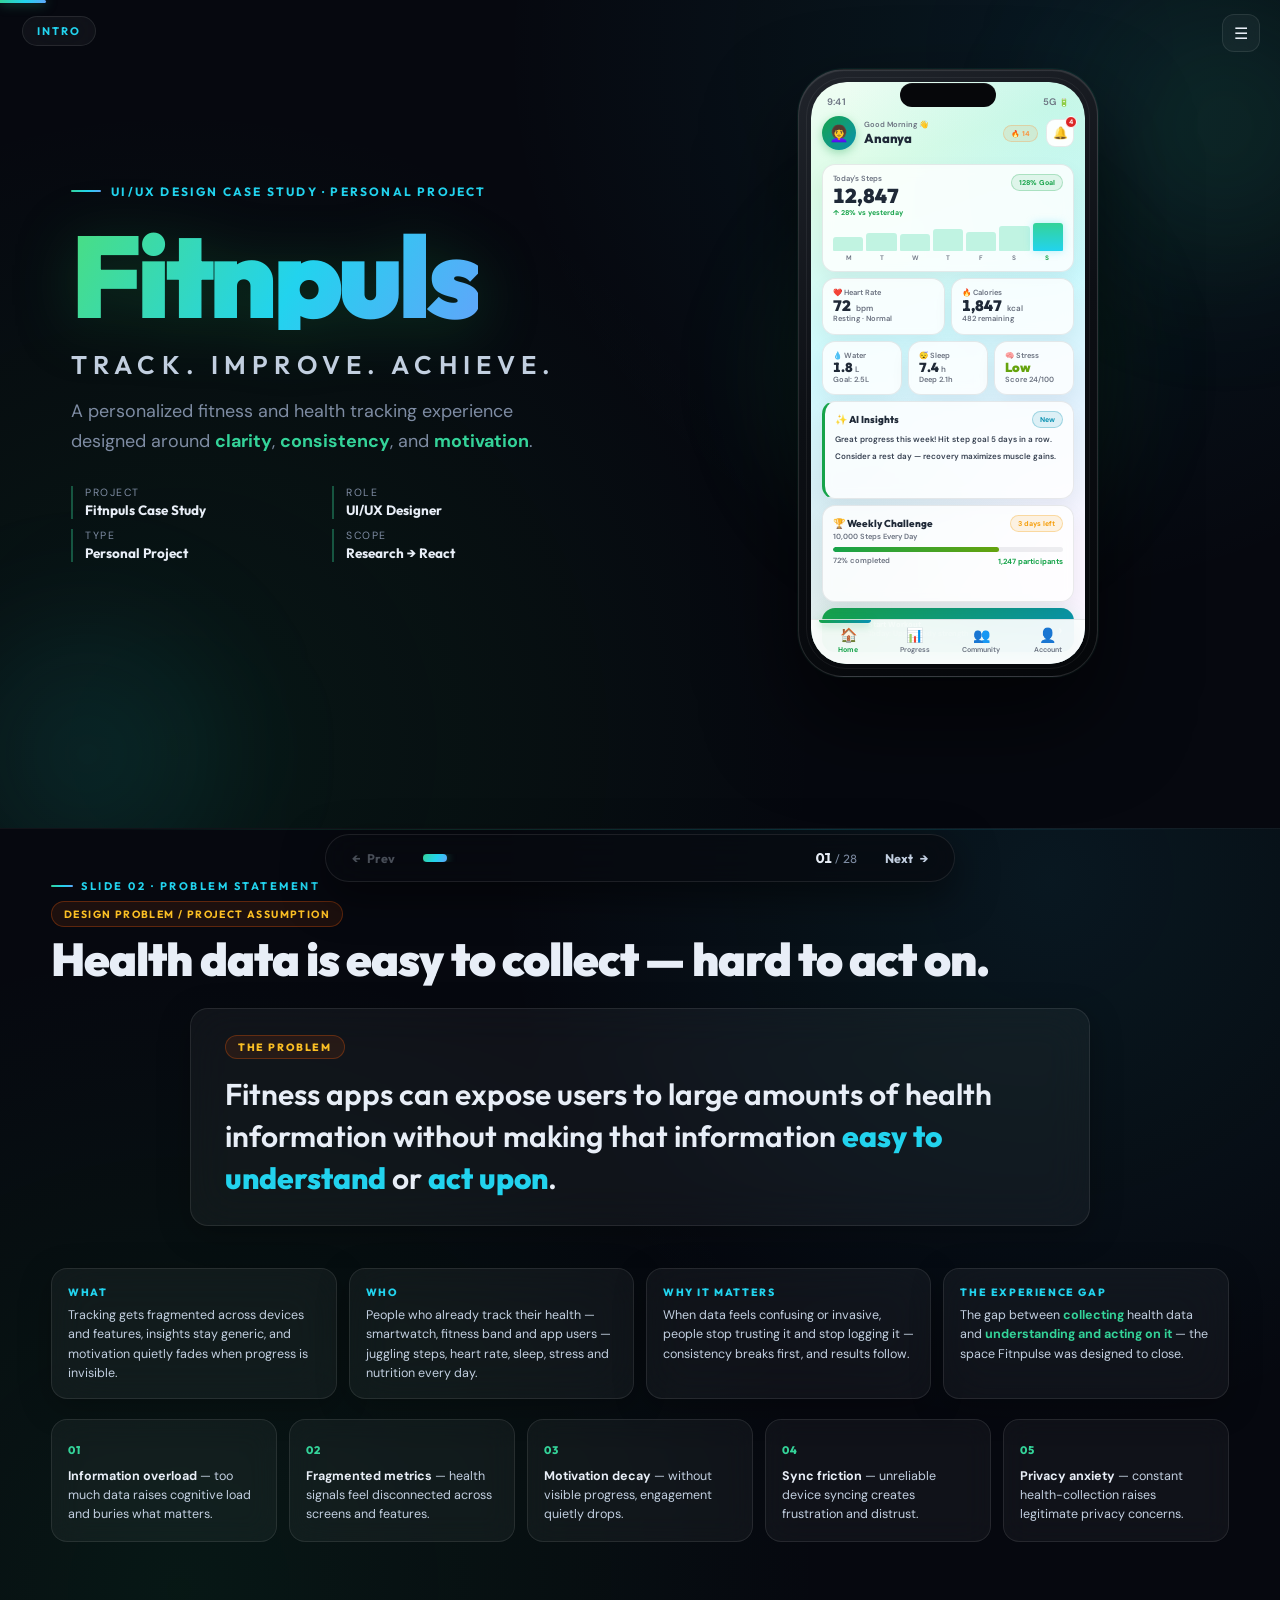
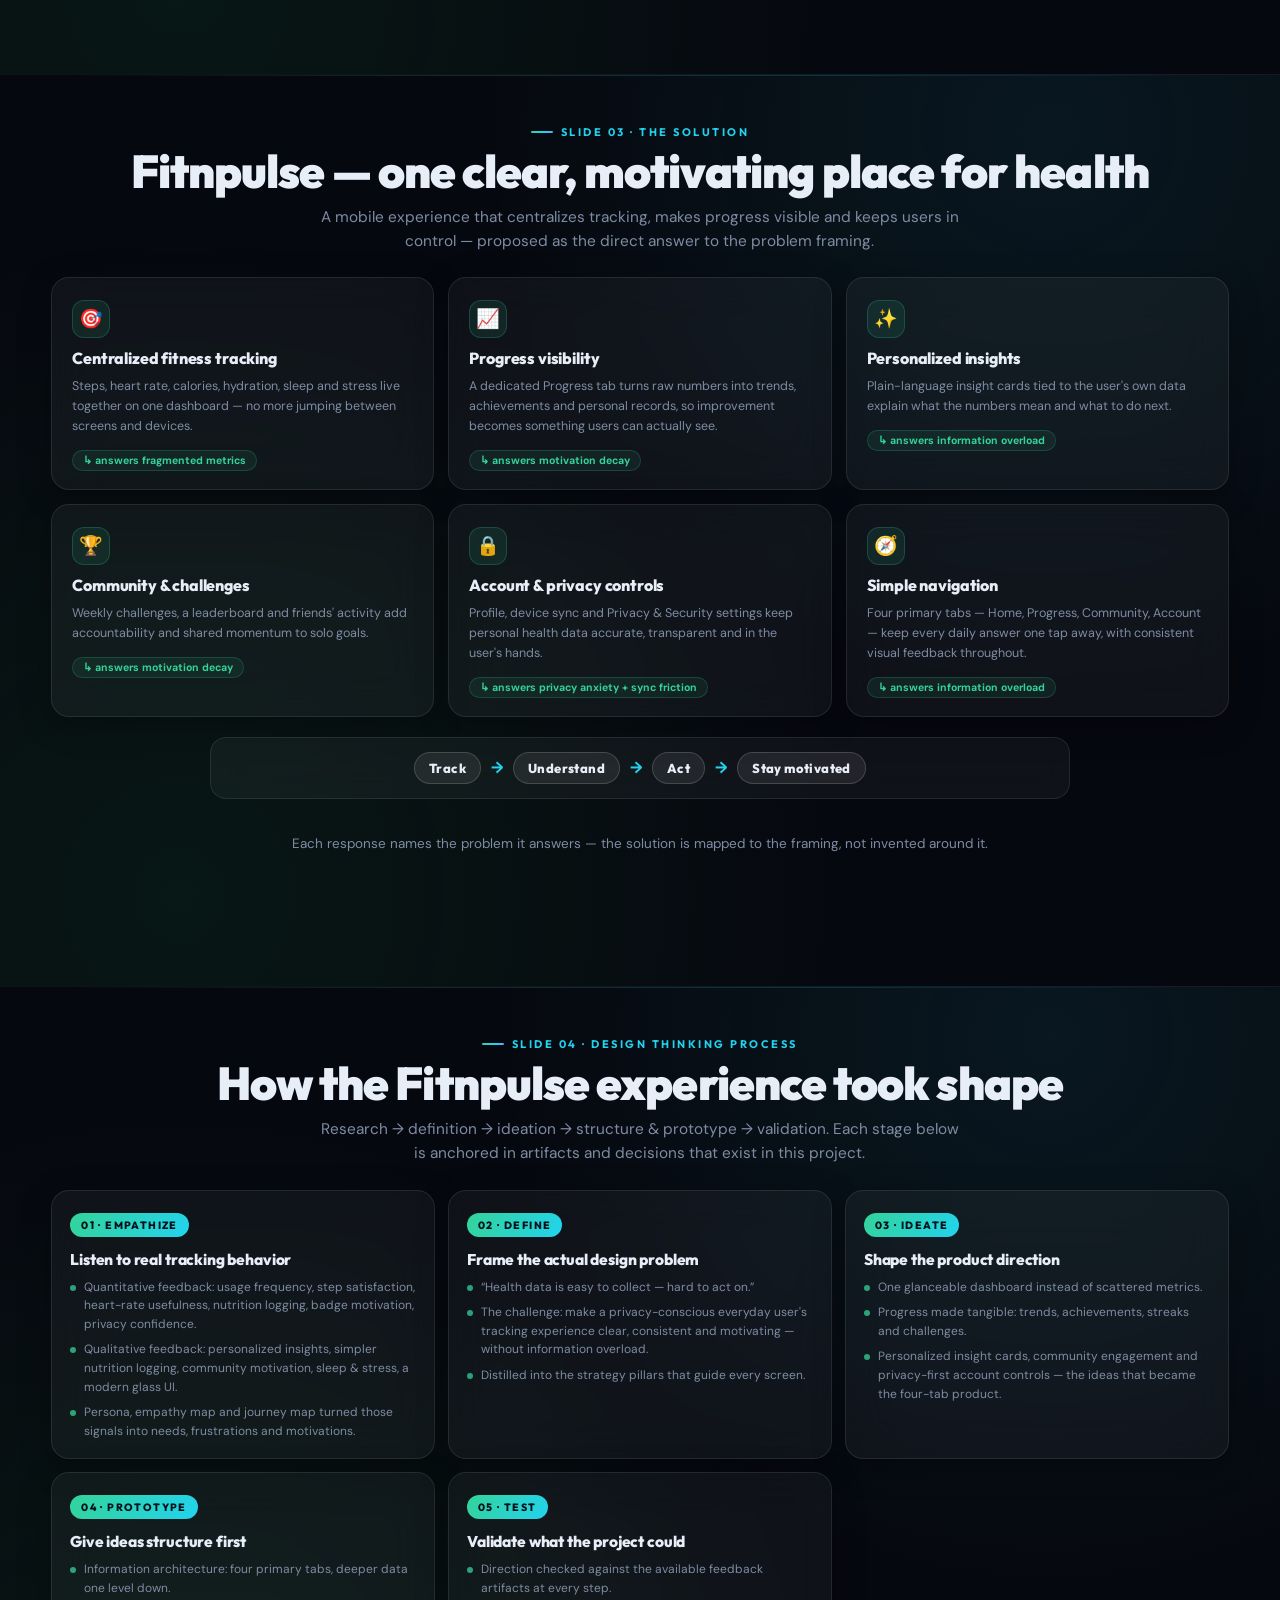
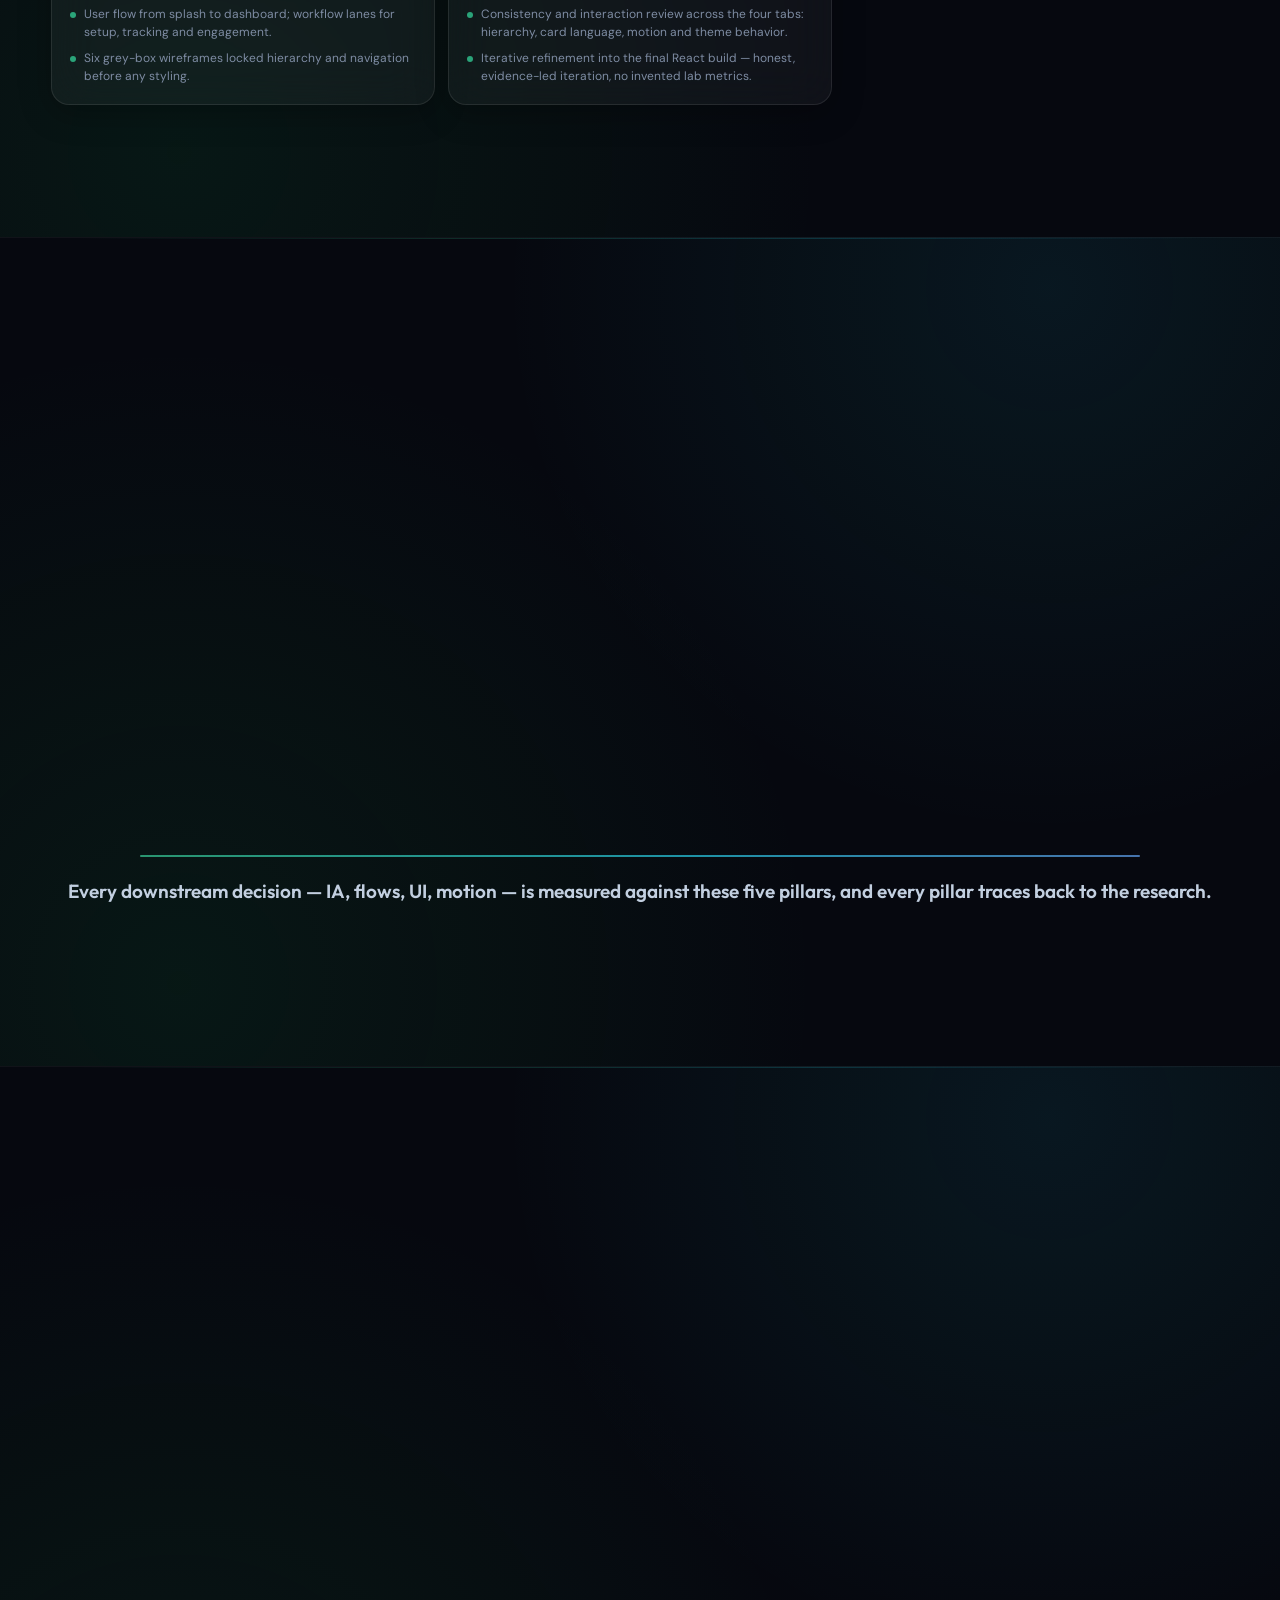
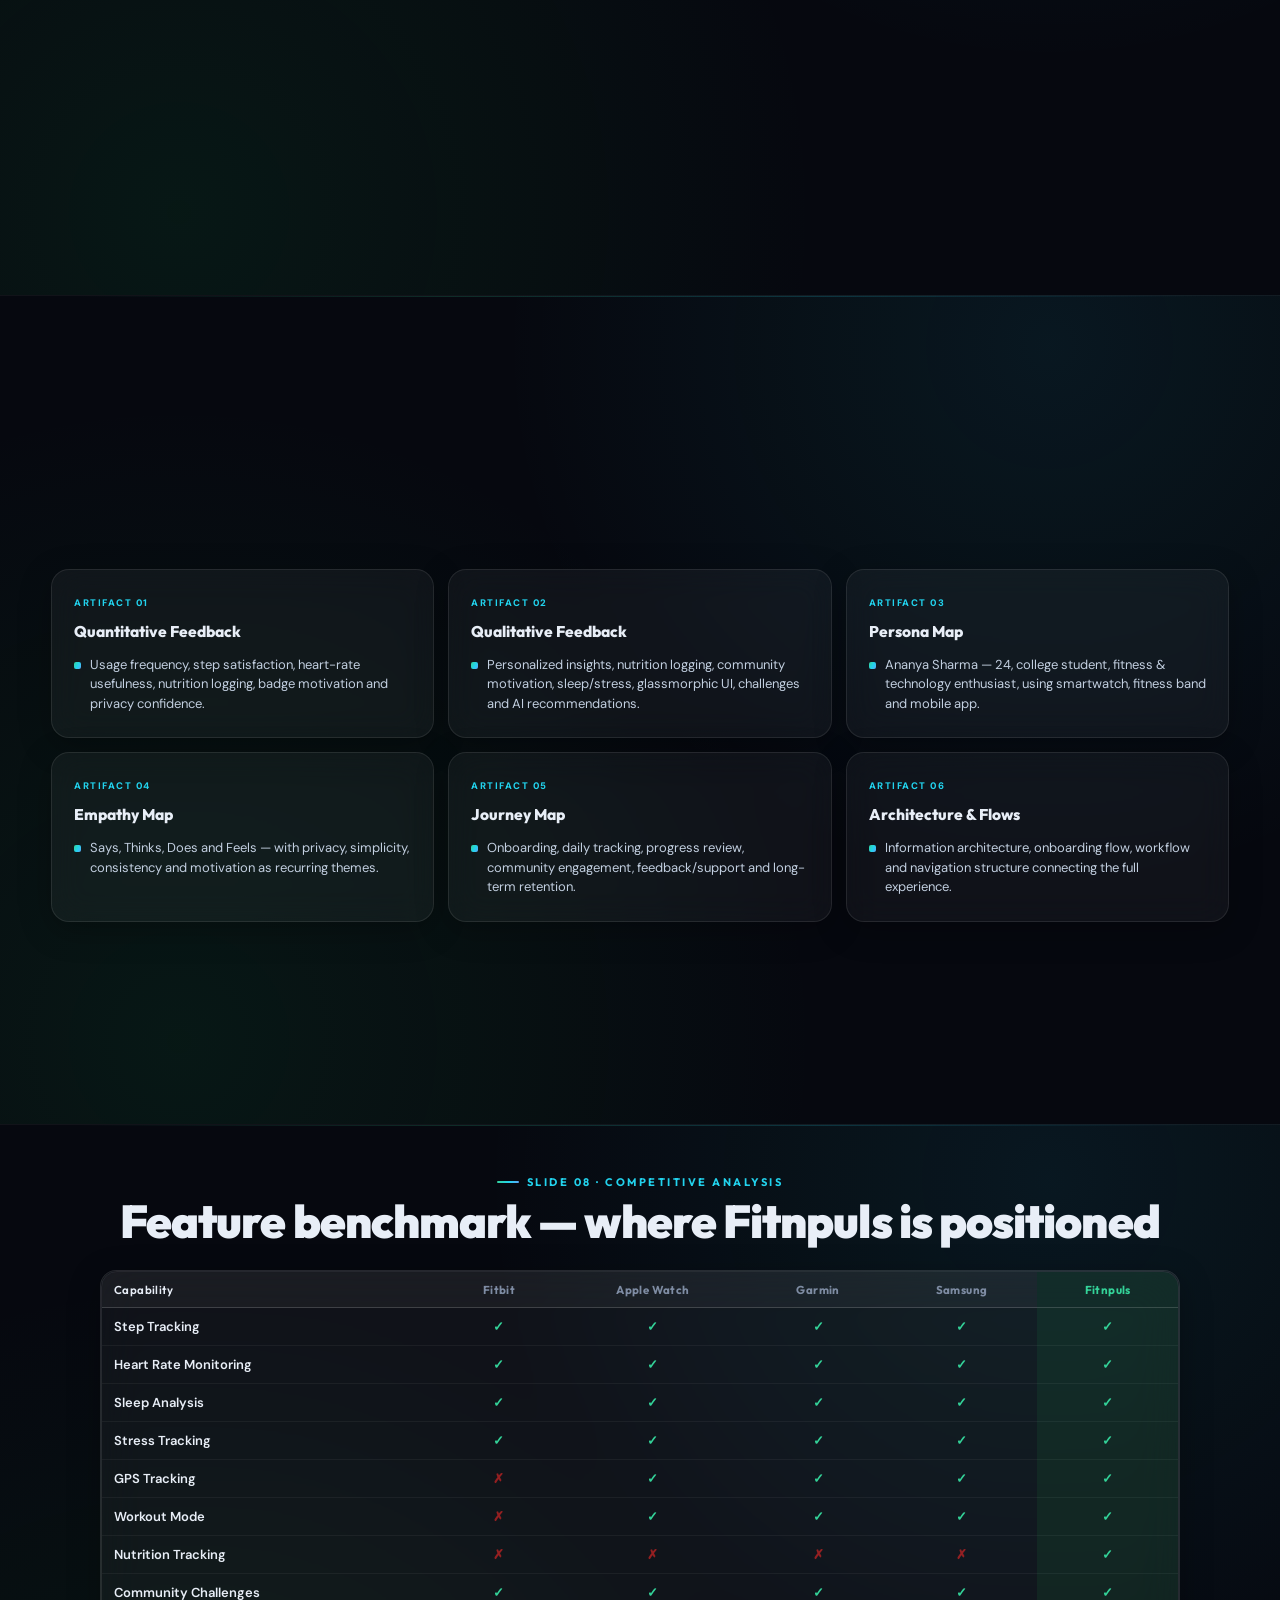
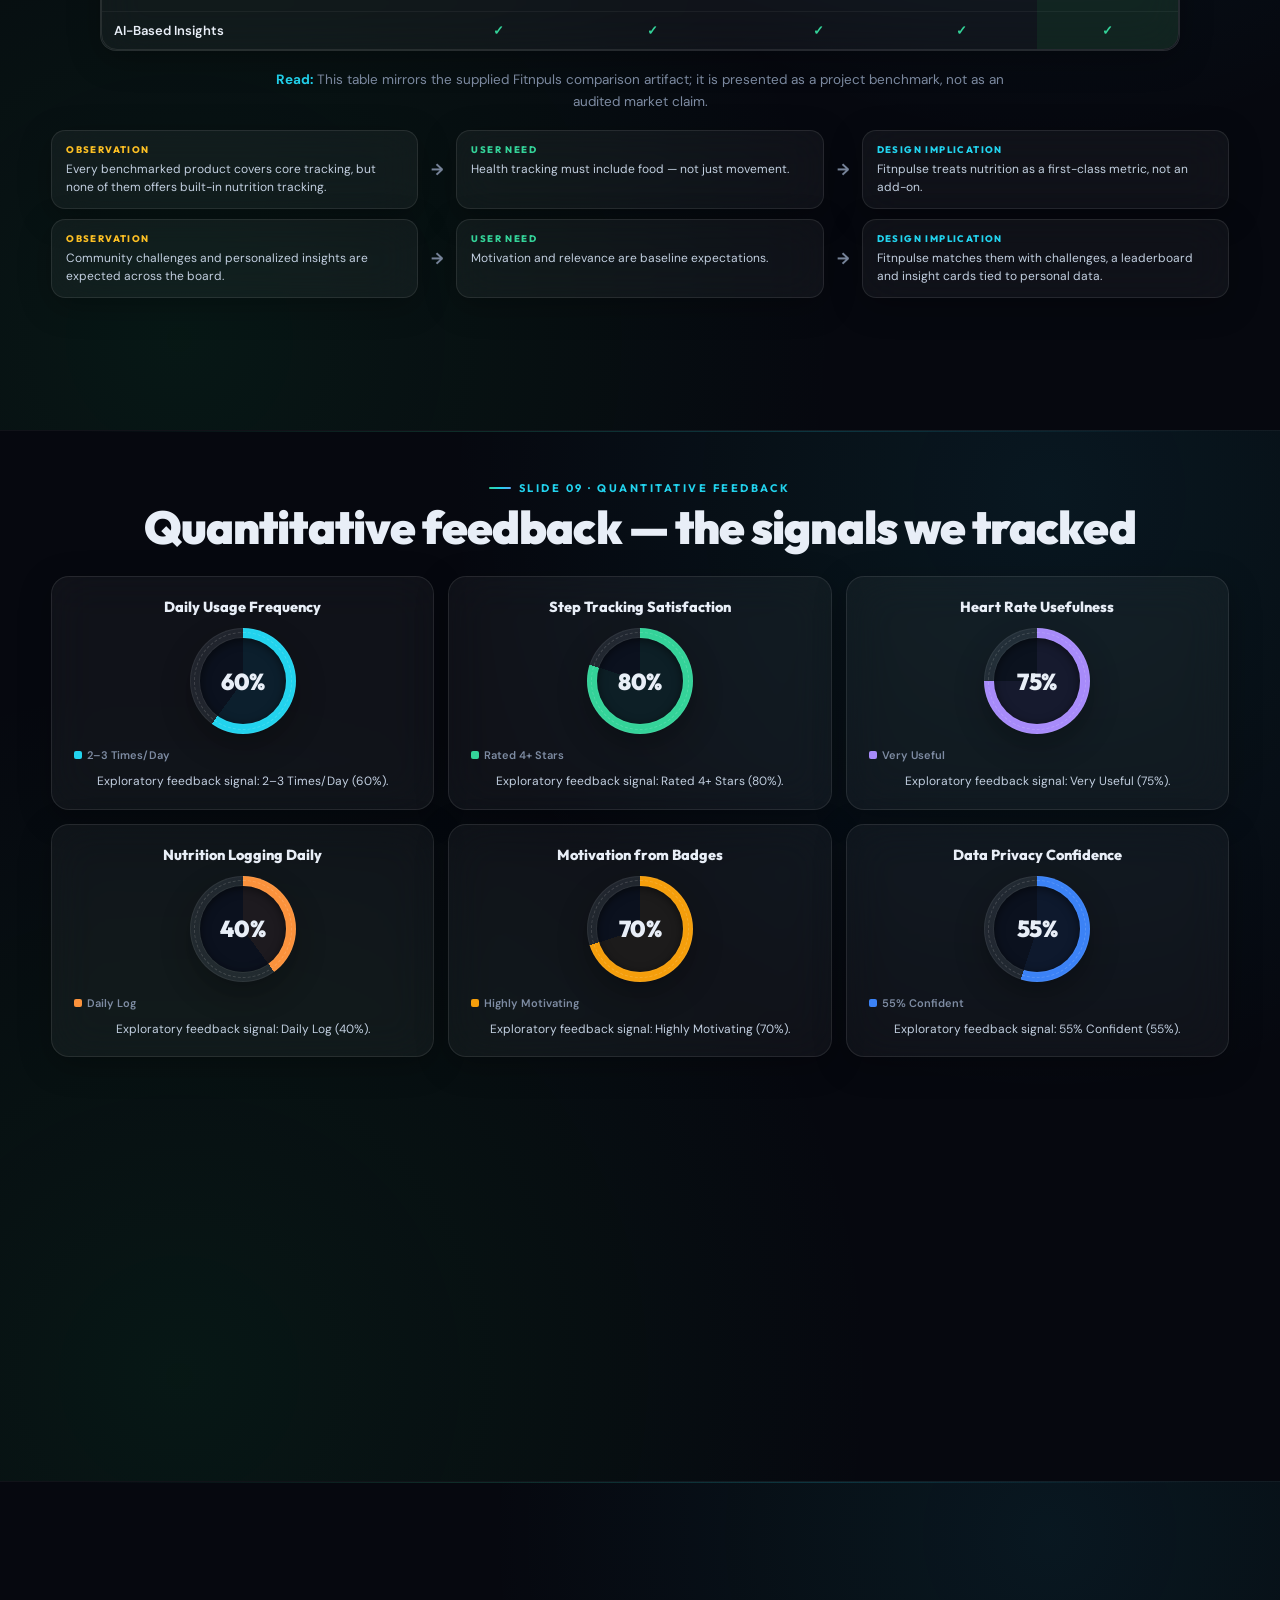
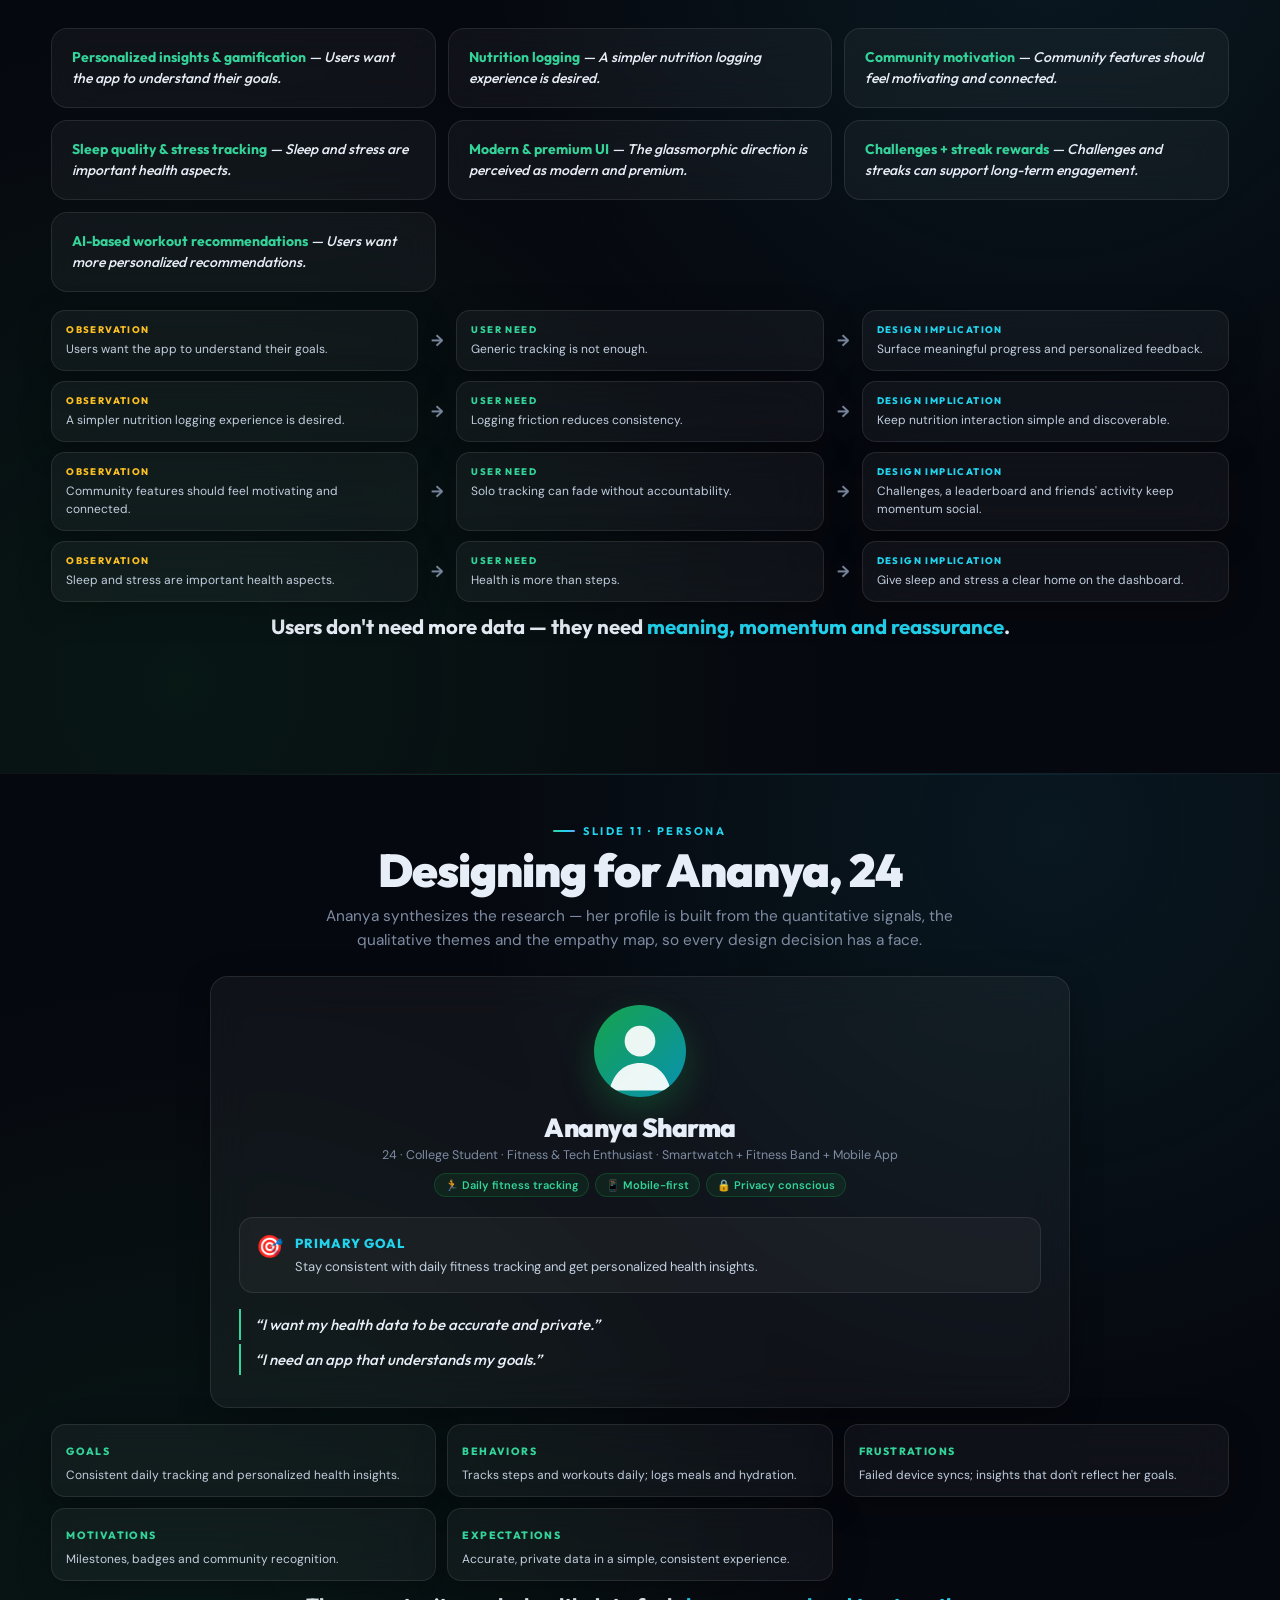
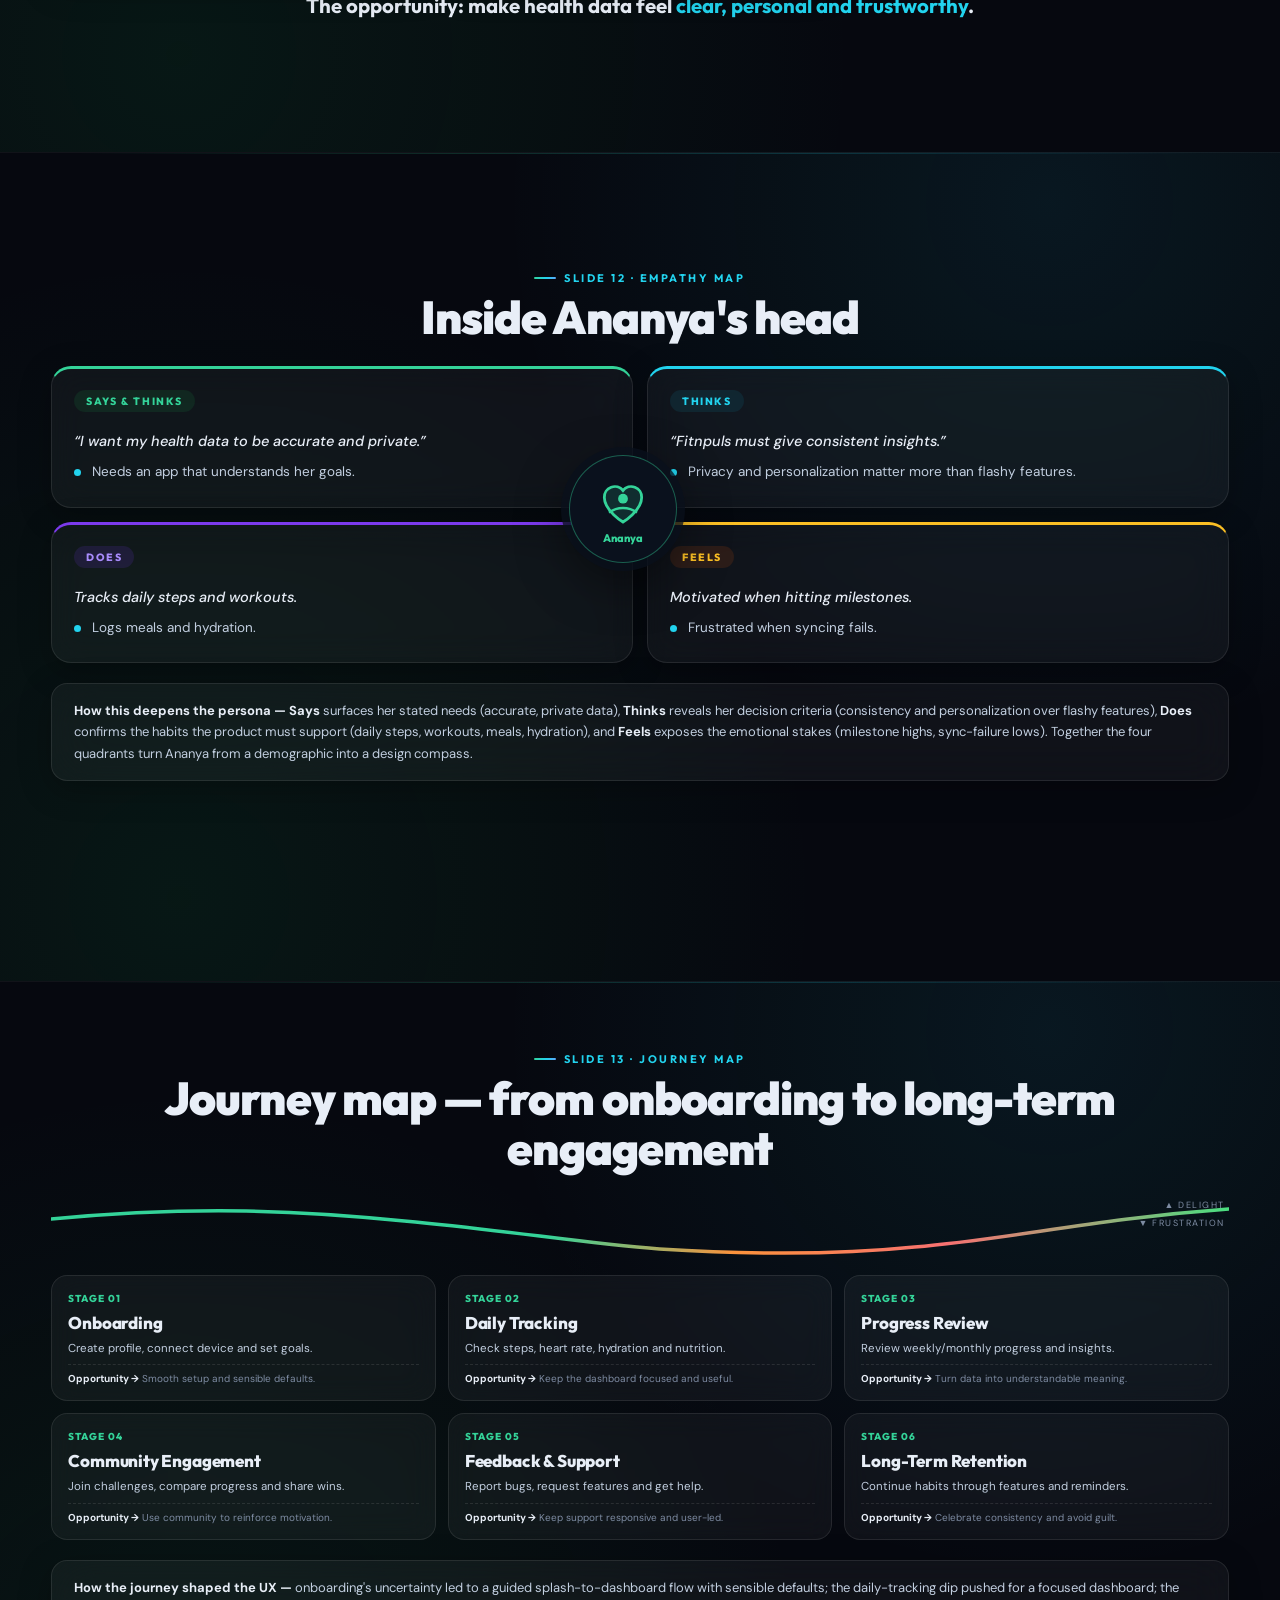
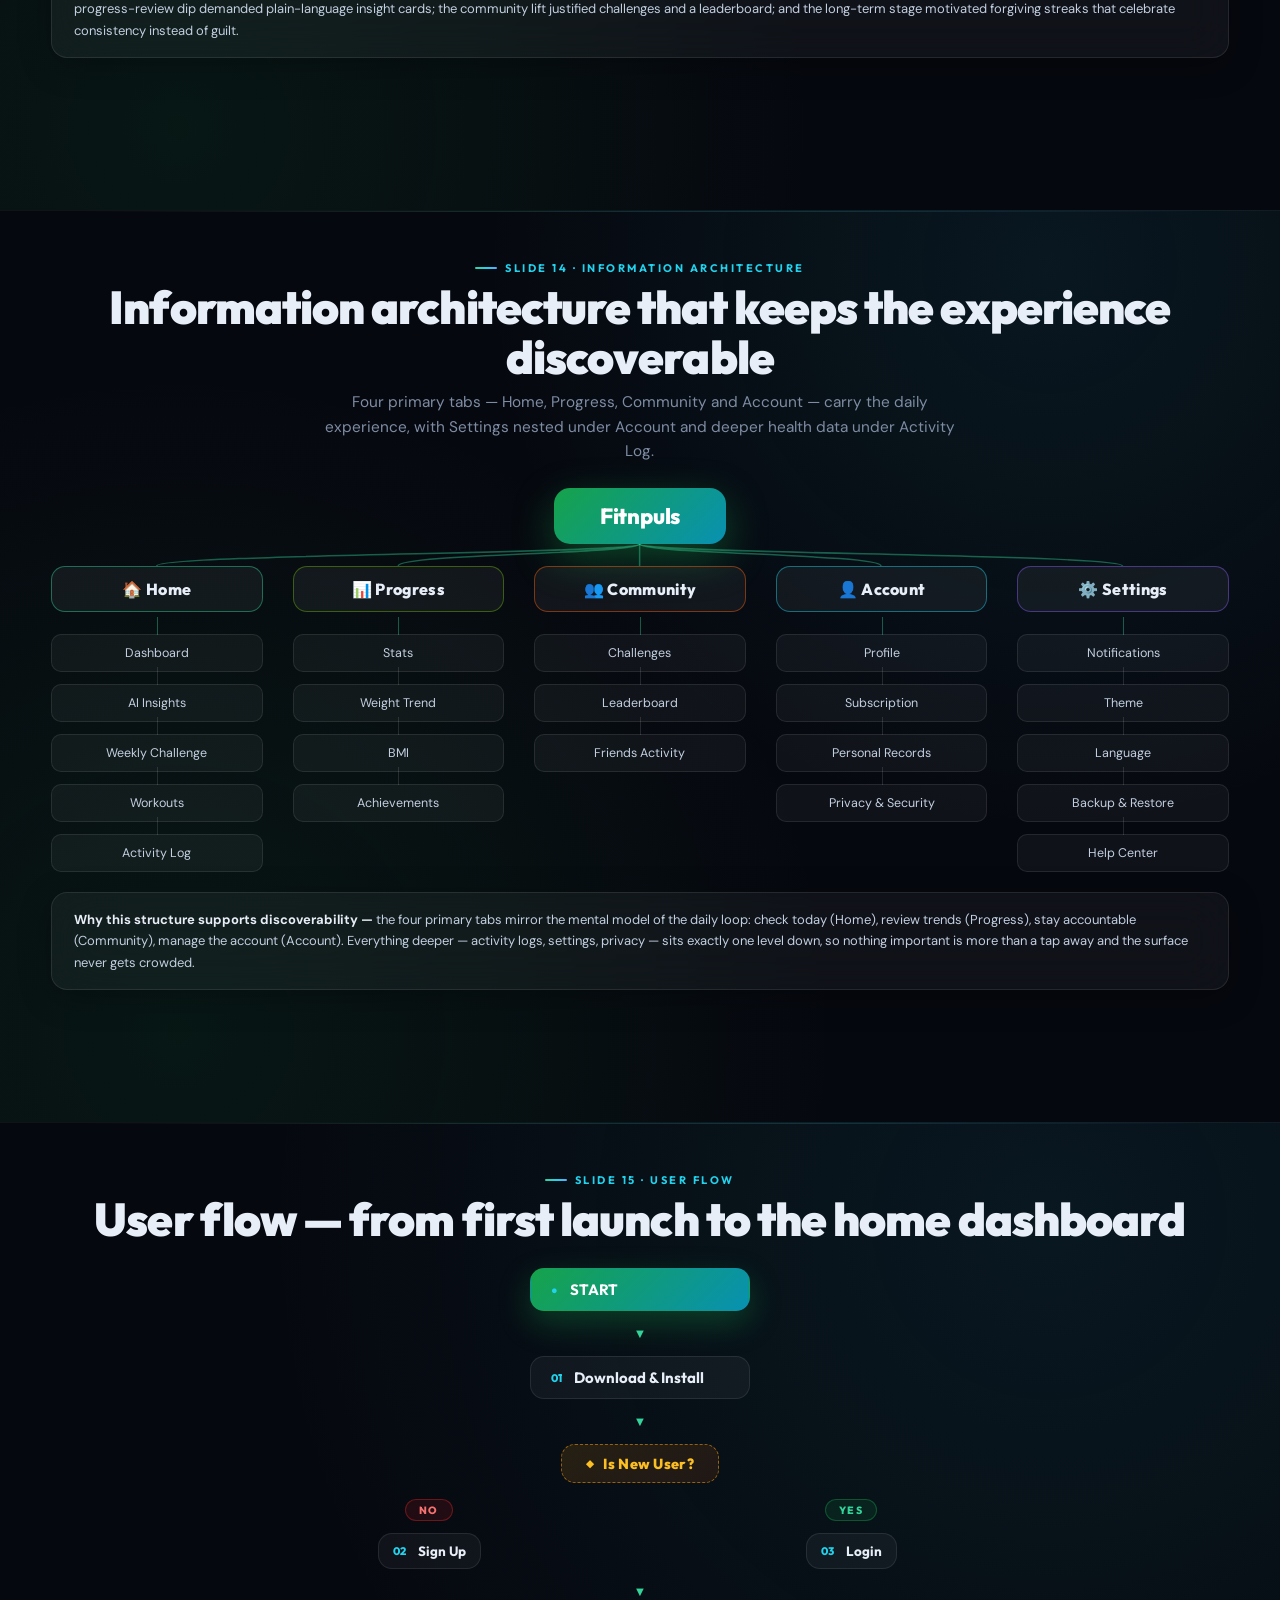
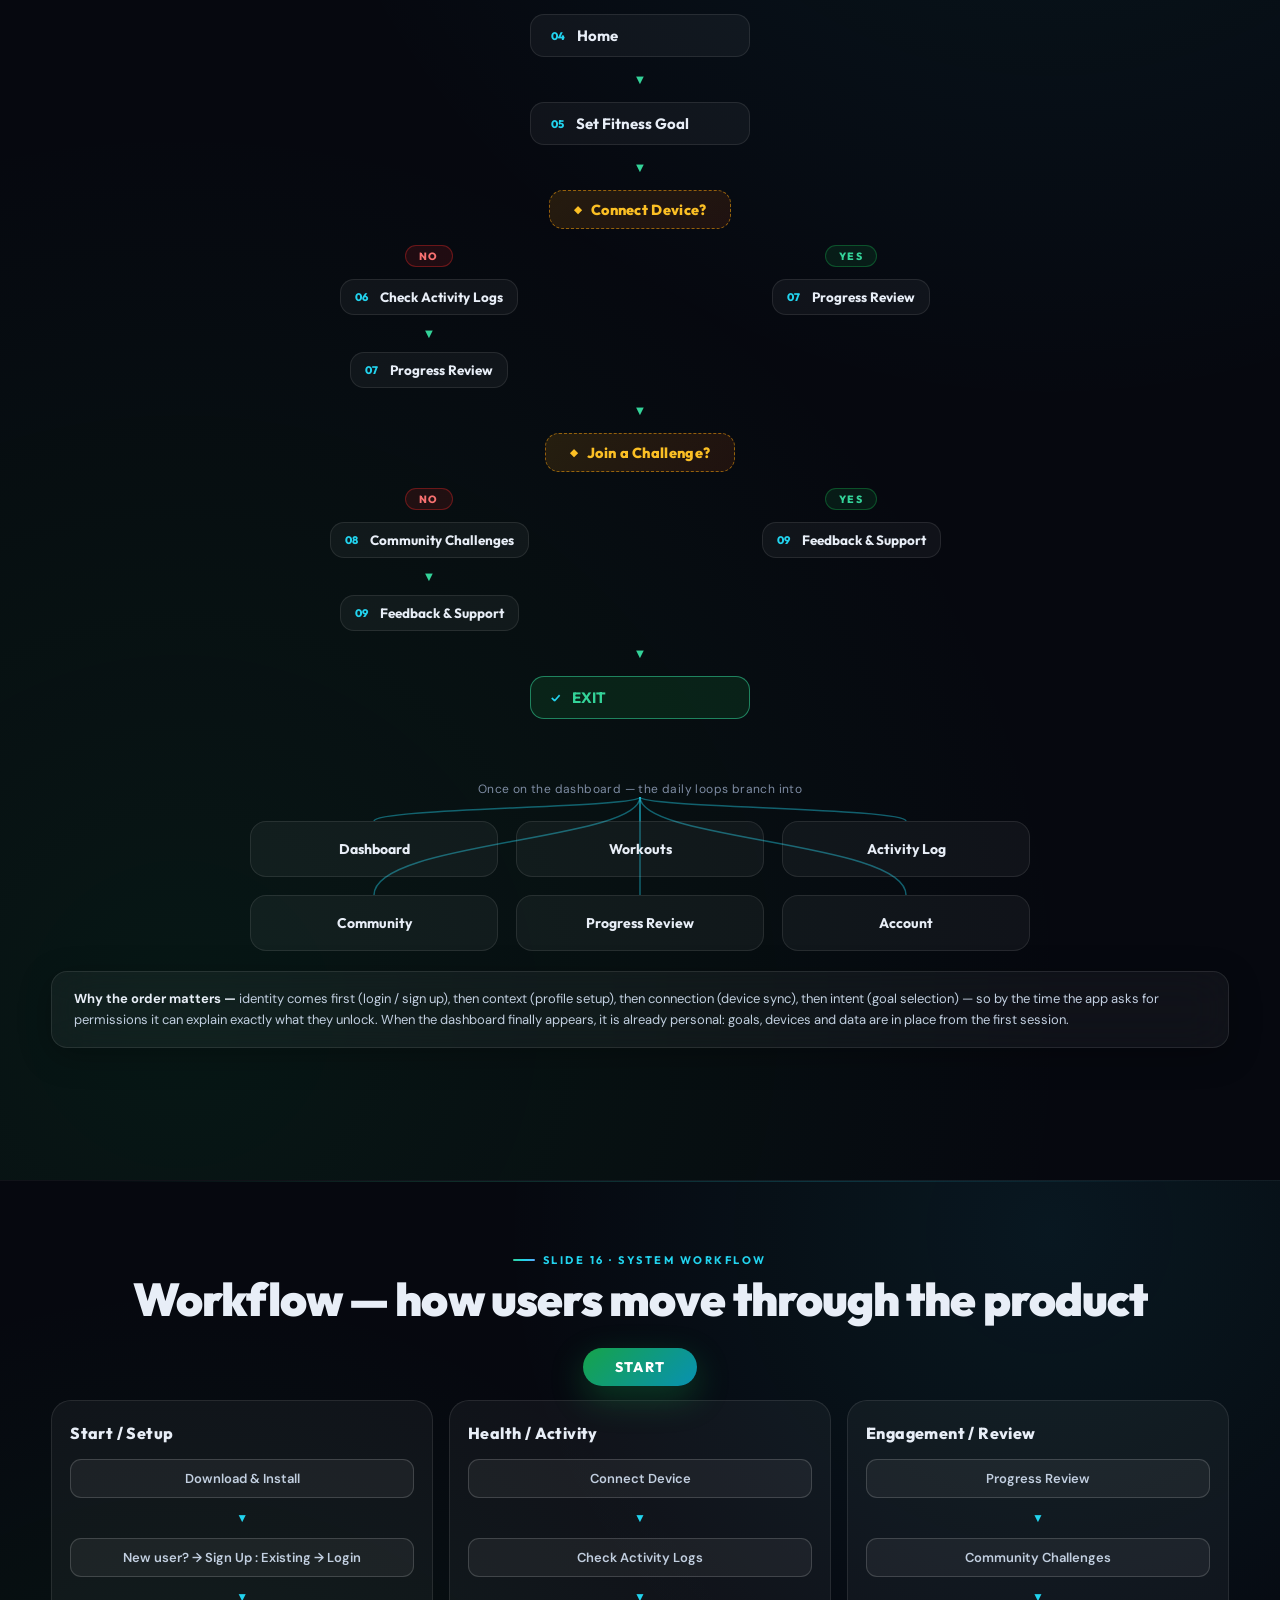
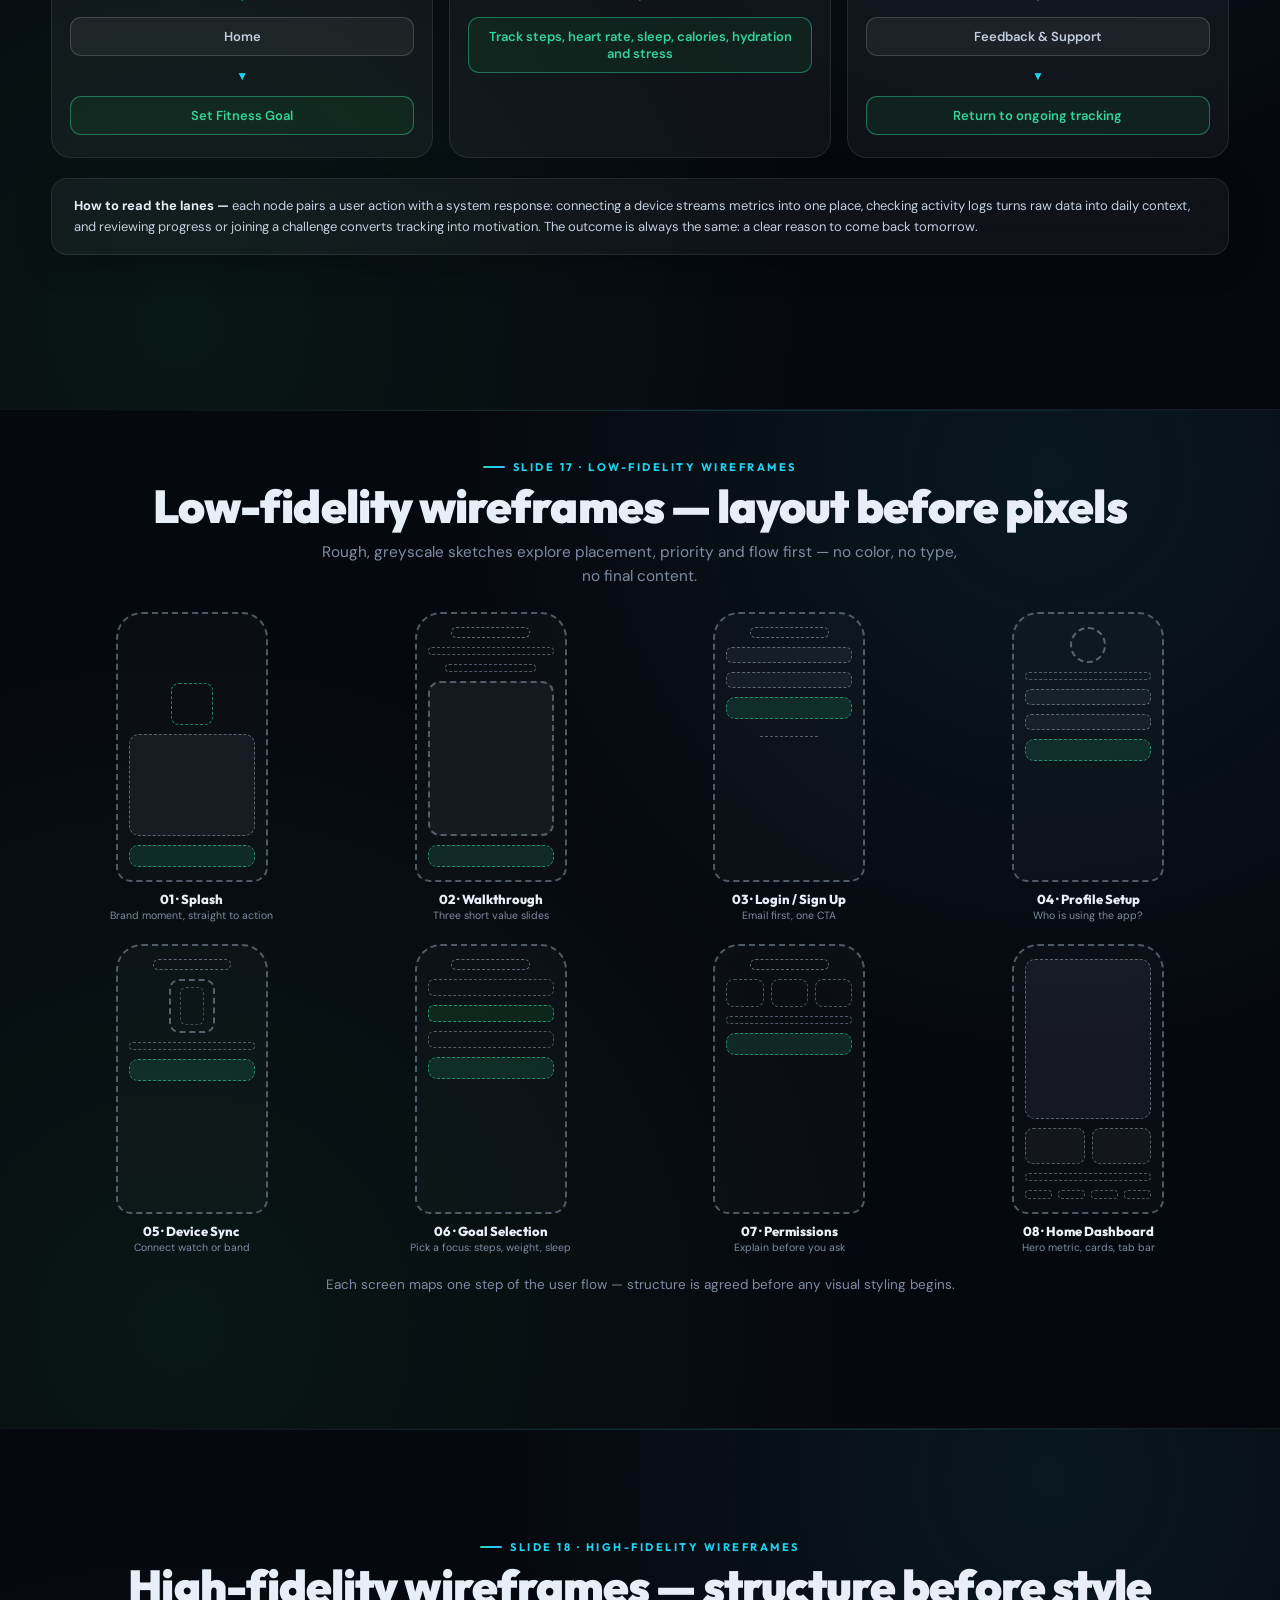
<file: case-study/index.html>
<!DOCTYPE html>

<html lang="en">

<head>
  <meta charset="utf-8" />
  <meta content="width=device-width, initial-scale=1.0" name="viewport" />
  <title>Fitnpuls — UI/UX Design Case Study</title>
  <meta
    content="Fitnpuls — a personalized fitness and health tracking experience. A UI/UX case-study presentation: problem, research, persona, IA, flows, wireframes, visual design, interaction and implementation."
    name="description" />
  <link
    href="data:image/svg+xml,%3Csvg xmlns='http://www.w3.org/2000/svg' viewBox='0 0 48 48'%3E%3Cdefs%3E%3ClinearGradient id='g' x1='0' y1='0' x2='48' y2='48' gradientUnits='userSpaceOnUse'%3E%3Cstop offset='0' stop-color='%2316A34A'/%3E%3Cstop offset='1' stop-color='%230891B2'/%3E%3C/linearGradient%3E%3C/defs%3E%3Ccircle cx='24' cy='24' r='23' fill='url(%23g)'/%3E%3Cpolyline points='6,26 11,26 14,17 18,35 22,20 26,26 32,26 38,26' fill='none' stroke='white' stroke-width='2.5' stroke-linecap='round' stroke-linejoin='round'/%3E%3C/svg%3E"
    rel="icon" />
  <link href="https://fonts.googleapis.com" rel="preconnect" />
  <link crossorigin="" href="https://fonts.gstatic.com" rel="preconnect" />
  <link
    href="https://fonts.googleapis.com/css2?family=Outfit:wght@300;400;500;600;700;800;900&amp;family=DM+Sans:ital,opsz,wght@0,9..40,400;0,9..40,500;0,9..40,600;0,9..40,700;1,9..40,400&amp;display=swap"
    rel="stylesheet" />
  <link href="css/styles.css" rel="stylesheet" />
</head>

<body>
  <script id="site-config" type="application/json">
    {
      "appUrl": "https://rr188351.github.io/Fitnpuls-app/",
      "promoUrl": "https://rr188351.github.io/Fitnplus/#hero",
      "githubUrl": "https://github.com/rr188351/Fitnpuls-app"
    }
  </script>
  <div class="deck">
    <div aria-hidden="true" class="progress-track"><i id="progress-bar"></i></div>
    <div class="chapter-pill"><span id="chapter-label">INTRO</span></div>
    <div class="top-right">
      <button aria-label="Toggle chapter navigation" class="icon-btn" id="menu-btn" title="Chapters">☰</button>
    </div>
    <!-- Chapter overlay -->
    <div aria-hidden="true" class="overlay" id="overlay">
      <div class="overlay-panel">
        <div class="overlay-head">
          <span class="eyebrow">Presentation</span>
          <h3>Chapters</h3>
          <button aria-label="Close" class="icon-btn" id="overlay-close" title="Close">×</button>
        </div>
        <div class="overlay-grid" id="overlay-grid"></div>
        <p class="overlay-hint"><kbd>←</kbd> <kbd>→</kbd> previous / next · <kbd>Home</kbd> first · <kbd>End</kbd> last
          · <kbd>Space</kbd> next · <kbd>Esc</kbd> close</p>
      </div>
    </div>
    <!-- ════════════════════════════════════════ SLIDE 01 — COVER ════════════════════════════════════════ -->
    <section aria-hidden="false" class="slide active" data-chapter="INTRO">
      <div aria-hidden="true" class="ambient"></div>
      <div class="slide-inner cover-inner">
<div class="cover-copy">
          <span class="cover-kicker cd cd-1"><i></i> UI/UX Design Case Study · Personal Project</span>
          <h1 class="cover-title cd cd-2">Fitnpuls</h1>
          <p class="cover-tag cd cd-3">Track. Improve. Achieve.</p>
          <p class="cover-sub cd cd-4">A personalized fitness and health tracking experience designed around <em>clarity</em>,
            <em>consistency</em>, and <em>motivation</em>.</p>
          <div class="cover-meta">
            <div><span>Project</span><b>Fitnpuls Case Study</b></div>
            <div><span>Role</span><b>UI/UX Designer</b></div>
            <div><span>Type</span><b>Personal Project</b></div>
            <div><span>Scope</span><b>Research → React</b></div>
          </div>
        </div>
        <div class="cover-visual" id="cover-visual">
          <div class="phone cover-phone" id="cover-phone">
            <div class="cover-theme-layer cover-theme-dark">
              <div class="cover-screens">
                <!-- SCREEN 01 · HOME / DASHBOARD -->
                <div class="cs-screen s-active" data-screen="home">
                  <div class="cs-status"><span>9:41</span><span class="cs-dots">●●●</span><span>5G <i>🔋</i></span></div>
                  <div class="cs-scroll">
                    <div class="cs-row cs-spread cs-hdr">
                      <div class="cs-row cs-gap">
                        <span class="cs-avatar" aria-hidden="true">👩‍🦱</span>
                        <div><div class="cs-mute">Good Morning 👋</div><div class="cs-name">Ananya</div></div>
                      </div>
                      <div class="cs-row cs-gap">
                        <span class="cs-chip orange">🔥 14</span>
                        <span class="cs-bell">🔔<b>4</b></span>
                      </div>
                    </div>
                    <div class="cs-card">
                      <div class="cs-row cs-spread" style="align-items:flex-start">
                        <div>
                          <div class="cs-mute">Today's Steps</div>
                          <div class="cs-num">12,847</div>
                          <div class="cs-up">↑ 28% vs yesterday</div>
                        </div>
                        <span class="cs-chip green">128% Goal</span>
                      </div>
                      <div class="cs-bars"><i style="--h:48%"></i><i style="--h:63%"></i><i style="--h:58%"></i><i style="--h:76%"></i><i style="--h:67%"></i><i style="--h:87%"></i><i class="hot" style="--h:100%"></i></div>
                      <div class="cs-days"><span>M</span><span>T</span><span>W</span><span>T</span><span>F</span><span>S</span><span class="hot">S</span></div>
                    </div>
                    <div class="cs-row">
                      <div class="cs-card"><div class="cs-mute">❤️ Heart Rate</div><div class="cs-num sm">72 <i>bpm</i></div><div class="cs-mute">Resting · Normal</div></div>
                      <div class="cs-card"><div class="cs-mute">🔥 Calories</div><div class="cs-num sm">1,847 <i>kcal</i></div><div class="cs-mute">482 remaining</div></div>
                    </div>
                    <div class="cs-row">
                      <div class="cs-card"><div class="cs-mute">💧 Water</div><div class="cs-num xs">1.8<i>L</i></div><div class="cs-mute">Goal: 2.5L</div></div>
                      <div class="cs-card"><div class="cs-mute">😴 Sleep</div><div class="cs-num xs">7.4<i>h</i></div><div class="cs-mute">Deep 2.1h</div></div>
                      <div class="cs-card"><div class="cs-mute">🧠 Stress</div><div class="cs-num xs lime">Low</div><div class="cs-mute">Score 24/100</div></div>
                    </div>
                    <div class="cs-card cs-ai">
                      <div class="cs-row cs-spread"><b class="cs-t">✨ AI Insights</b><span class="cs-chip cyan">New</span></div>
                      <p>Great progress this week! Hit step goal 5 days in a row.</p>
                      <p>Consider a rest day — recovery maximizes muscle gains.</p>
                    </div>
                    <div class="cs-card">
                      <div class="cs-row cs-spread"><b class="cs-t">🏆 Weekly Challenge</b><span class="cs-chip amber">3 days left</span></div>
                      <div class="cs-mute">10,000 Steps Every Day</div>
                      <div class="cs-track"><i style="--w:72%"></i></div>
                      <div class="cs-row cs-spread cs-footnote"><span class="cs-mute">72% completed</span><span class="cs-go">1,247 participants</span></div>
                    </div>
                    <div class="cs-cta"><span class="cs-ico" aria-hidden="true">🏋️</span><div><div class="cs-go">Start Workout</div><div class="cs-mute">Today: Upper body strength</div></div><b aria-hidden="true">›</b></div>
                  </div>
                  <div class="cs-nav ind1">
                    <div class="cs-tab on"><span>🏠</span>Home</div>
                    <div class="cs-tab"><span>📊</span>Progress</div>
                    <div class="cs-tab"><span>👥</span>Community</div>
                    <div class="cs-tab"><span>👤</span>Account</div>
                  </div>
                </div>
<!-- SCREEN 02 · PROGRESS -->
                <div class="cs-screen" data-screen="progress">
                  <div class="cs-status"><span>9:41</span><span class="cs-dots">●●●</span><span>5G <i>🔋</i></span></div>
                  <div class="cs-scroll">
                    <div class="cs-row cs-spread" style="margin-bottom:8px">
                      <b class="cs-stitle">Progress</b>
                      <span class="cs-seg"><i class="on">Week</i><i>Month</i></span>
                    </div>
                    <div class="cs-row" style="margin-bottom:8px">
                      <div class="cs-card c3"><div class="cs-ico">🏋️</div><b>24</b><span class="cs-mute">Workouts</span></div>
                      <div class="cs-card c3"><div class="cs-ico">📅</div><b>19/30</b><span class="cs-mute">Active Days</span></div>
                      <div class="cs-card c3"><div class="cs-ico">👟</div><b>9.8k</b><span class="cs-mute">Avg Steps</span></div>
                    </div>
                    <div class="cs-card" style="margin-bottom:8px">
                      <div class="cs-row cs-spread"><b class="cs-t">Weight Trend</b><span class="cs-chip green">↓ 3.2 kg</span></div>
                      <div class="cs-mute" style="margin-bottom:2px">Lost 3.2 kg this month</div>
                      <svg class="cs-chart" viewBox="0 0 240 58" preserveAspectRatio="none" aria-hidden="true">
                        <defs>
                          <linearGradient id="cs-w" x1="0" y1="0" x2="0" y2="1">
                            <stop offset="0" stop-color="#34d399" stop-opacity="0.3"></stop>
                            <stop offset="1" stop-color="#34d399" stop-opacity="0"></stop>
                          </linearGradient>
                        </defs>
                        <path class="cs-area" d="M0 14 C 40 12, 60 22, 100 26 C 140 30, 180 34, 240 42 L 240 58 L 0 58 Z" fill="url(#cs-w)"></path>
                        <path class="cs-line" d="M0 14 C 40 12, 60 22, 100 26 C 140 30, 180 34, 240 42" fill="none"></path>
                        <circle class="cs-dot" cx="240" cy="42" r="3"></circle>
                      </svg>
                      <div class="cs-days"><span>W1</span><span>W2</span><span>W3</span><span>W4</span><span>W5</span><span>W6</span><span class="hot">Now</span></div>
                    </div>
                    <div class="cs-card cs-bmi" style="margin-bottom:8px">
                      <span class="cs-ico" aria-hidden="true">⚕️</span>
                      <div><div class="cs-mute">BMI Score</div><div class="cs-num sm" style="color:var(--ct-chart)">22.4</div><span class="cs-chip green">Normal Weight</span></div>
                      <div class="cs-bm-right"><div>178 cm</div><div>71.0 kg</div></div>
                    </div>
                    <div class="cs-card cs-cyan" style="margin-bottom:8px">
                      <b class="cs-t" style="color:var(--ct-accent2)">✨ AI Monthly Summary</b>
                      <p>Outstanding month! 19/30 step goals hit and 3.2 kg lost. Keep it up! 💪</p>
                    </div>
                    <div class="cs-mute cs-sec">Achievement Badges</div>
                    <div class="cs-badges">
                      <div class="cs-badge"><span aria-hidden="true">🔥</span><b>100 Day Streak</b></div>
                      <div class="cs-badge"><span aria-hidden="true">👟</span><b>500K Steps</b></div>
                      <div class="cs-badge lock"><span aria-hidden="true">💧</span><b>30-Day Hydration</b></div>
                      <div class="cs-badge lock"><span aria-hidden="true">💪</span><b>Strength Master</b></div>
                    </div>
                    <div class="cs-cta cs-cta-ghost"><span class="cs-ico">📄</span><span class="cs-go">Download PDF Report</span></div>
                  </div>
                  <div class="cs-nav ind2">
                    <div class="cs-tab"><span>🏠</span>Home</div>
                    <div class="cs-tab on"><span>📊</span>Progress</div>
                    <div class="cs-tab"><span>👥</span>Community</div>
                    <div class="cs-tab"><span>👤</span>Account</div>
                  </div>
                </div>
<!-- SCREEN 03 · COMMUNITY -->
                <div class="cs-screen" data-screen="community">
                  <div class="cs-status"><span>9:41</span><span class="cs-dots">●●●</span><span>5G <i>🔋</i></span></div>
                  <div class="cs-scroll">
                    <div class="cs-row cs-spread" style="align-items:flex-start;margin-bottom:6px">
                      <div><b class="cs-stitle">Community</b><div class="cs-mute">Challenges, friends &amp; achievements</div></div>
                      <span class="cs-btn">+ Join Challenge</span>
                    </div>
                    <div class="cs-mute cs-sec">Active Challenges</div>
                    <div class="cs-row" style="margin-bottom:8px">
                      <div class="cs-card c3"><div class="cs-ico">👟</div><b class="cs-t">Weekly 70K</b><div class="cs-mute">3d left</div><div class="cs-track"><i style="--w:72%"></i></div><div class="cs-go">72%</div></div>
                      <div class="cs-card c3"><div class="cs-ico" style="color:var(--ct-accent2)">💧</div><b class="cs-t">Hydration Month</b><div class="cs-mute">18d left</div><div class="cs-track tk2"><i style="--w:54%"></i></div><div class="cs-go" style="color:var(--ct-accent2)">54%</div></div>
                    </div>
                    <div class="cs-card cs-lb" style="margin-bottom:8px">
                      <div class="cs-row cs-spread" style="margin-bottom:6px"><b class="cs-t">🏆 Leaderboard</b><span class="cs-chip amber">This Week</span></div>
                      <div class="cs-lbrow"><span aria-hidden="true">🥇</span><i class="cs-av">👩‍🦱</i><b>Ananya S.</b><em>86,420</em></div>
                      <div class="cs-lbrow"><span aria-hidden="true">🥈</span><i class="cs-av">🧑‍🦰</i><b>Rahul K.</b><em>79,100</em></div>
                      <div class="cs-lbrow"><span aria-hidden="true">🥉</span><i class="cs-av">👩‍🦳</i><b>Priya M.</b><em>71,850</em></div>
                      <div class="cs-lbrow you"><span aria-hidden="true">8️⃣</span><i class="cs-av">🧑</i><b>You</b><em>65,947</em></div>
                    </div>
                    <div class="cs-mute cs-sec">Friends Activity</div>
                    <div class="cs-card cs-feed"><div class="cs-row cs-gap"><span class="cs-av sm">🧑‍🦰</span><div><div class="cs-fname">Rahul K.</div><div class="cs-mute">2h ago</div></div></div><p>Completed a 5K run in 28:30 🏃 Personal best!</p></div>
                    <div class="cs-card cs-feed"><div class="cs-row cs-gap"><span class="cs-av sm">👩‍🦳</span><div><div class="cs-fname">Priya M.</div><div class="cs-mute">4h ago</div></div></div><p>Hit 100-day streak! 🔥 So proud of this milestone.</p></div>
                    <div class="cs-card cs-feed"><div class="cs-row cs-gap"><span class="cs-av sm">🧑‍🦱</span><div><div class="cs-fname">Dev R.</div><div class="cs-mute">6h ago</div></div></div><p>New PR: Bench Press 100kg 💪 Strength is growing!</p></div>
                  </div>
                  <div class="cs-nav ind3">
                    <div class="cs-tab"><span>🏠</span>Home</div>
                    <div class="cs-tab"><span>📊</span>Progress</div>
                    <div class="cs-tab on"><span>👥</span>Community</div>
                    <div class="cs-tab"><span>👤</span>Account</div>
                  </div>
                </div>
<!-- SCREEN 04 · ACCOUNT -->
                <div class="cs-screen" data-screen="account">
                  <div class="cs-status"><span>9:41</span><span class="cs-dots">●●●</span><span>5G <i>🔋</i></span></div>
                  <div class="cs-scroll">
                    <div class="cs-row cs-spread" style="margin-bottom:8px">
                      <span class="cs-ico tiny" aria-hidden="true">⚙️</span>
                      <b class="cs-stitle">Account</b>
                      <span class="cs-ico tiny" aria-hidden="true">🔔</span>
                    </div>
                    <div class="cs-card cs-prof" style="margin-bottom:8px">
                      <span class="cs-prof-av" aria-hidden="true">👩‍🦱</span>
                      <div class="cs-name">Ananya Sharma</div>
                      <div class="cs-mute">ananya@fitpulse.app</div>
                      <span class="cs-chip lime">⭐ FitPulse Pro</span>
                      <div class="cs-prof-stats">
                        <div><b>247</b><span>Workouts</span></div>
                        <div><b>100🔥</b><span>Day Streak</span></div>
                        <div><b>18</b><span>Badges</span></div>
                      </div>
                    </div>
                    <div class="cs-menu">
                      <div class="cs-men"><span class="cs-ico tiny">✏️</span><div><b>Edit Profile</b><small>Update your information</small></div><i aria-hidden="true">›</i></div>
                      <div class="cs-men"><span class="cs-ico tiny">🎯</span><div><b>Goals &amp; Progress</b><small>Track your milestones</small></div><i aria-hidden="true">›</i></div>
                      <div class="cs-men"><span class="cs-ico tiny">⌚</span><div><b>Device Sync</b><small>Manage connected devices</small></div><i aria-hidden="true">›</i></div>
                      <div class="cs-men"><span class="cs-ico tiny">⭐</span><div><b>Subscription</b><small>FitPulse Pro · Active</small></div><i aria-hidden="true">›</i></div>
                      <div class="cs-men"><span class="cs-ico tiny">🏆</span><div><b>Personal Records</b><small>Your best performances</small></div><i aria-hidden="true">›</i></div>
                      <div class="cs-men"><span class="cs-ico tiny">🔒</span><div><b>Privacy &amp; Security</b><small>Manage your data</small></div><i aria-hidden="true">›</i></div>
                      <div class="cs-men out"><span class="cs-ico tiny">🚪</span><div><b style="color:var(--ct-red)">Sign Out</b></div></div>
                    </div>
                    <div class="cs-foot">FitPulse v3.2.1 · Member since Jan 2024</div>
                  </div>
                  <div class="cs-nav ind4">
                    <div class="cs-tab"><span>🏠</span>Home</div>
                    <div class="cs-tab"><span>📊</span>Progress</div>
                    <div class="cs-tab"><span>👥</span>Community</div>
                    <div class="cs-tab on"><span>👤</span>Account</div>
                  </div>
                </div>
              </div>
            </div>
            <div class="cover-theme-layer cover-theme-light" aria-hidden="true"></div>
          </div>
        </div>
      </div>
  </section>
  <!-- ════════════════════════════════════════ SLIDE 02 — PROBLEM ════════════════════════════════════════ -->
  <section aria-hidden="true" class="slide" data-chapter="INTRO">
    <div class="slide-inner">
      <div class="s-head" style="align-items:flex-start">
        <span class="eyebrow">Slide 02 · Problem Statement</span>
        <span class="note-tag amber">Design Problem / Project Assumption</span>
        <h2 class="s-title">Health data is easy to collect — hard to act on.</h2>
      </div>
      <div class="problem-statement glass">
        <span class="prob-label">The Problem</span>
        <p>Fitness apps can expose users to large amounts of health information without making that information <b>easy
            to understand</b> or <b>act upon</b>.</p>
      </div>
      <div class="prob-frame">
        <div class="frame-card glass"><span class="frame-k">What</span>
          <p>Tracking gets fragmented across devices and features, insights stay generic, and motivation quietly fades
            when progress is invisible.</p>
        </div>
        <div class="frame-card glass"><span class="frame-k">Who</span>
          <p>People who already track their health — smartwatch, fitness band and app users — juggling steps, heart
            rate, sleep, stress and nutrition every day.</p>
        </div>
        <div class="frame-card glass"><span class="frame-k">Why it matters</span>
          <p>When data feels confusing or invasive, people stop trusting it and stop logging it — consistency breaks
            first, and results follow.</p>
        </div>
        <div class="frame-card glass"><span class="frame-k">The experience gap</span>
          <p>The gap between <b>collecting</b> health data and <b>understanding and acting on it</b> — the space
            Fitnpulse was designed to close.</p>
        </div>
      </div>
      <div class="problem-points">
        <div class="pp"><span class="pp-n">01</span>
          <p><b>Information overload</b> — too much data raises cognitive load and buries what matters.</p>
        </div>
        <div class="pp"><span class="pp-n">02</span>
          <p><b>Fragmented metrics</b> — health signals feel disconnected across screens and features.</p>
        </div>
        <div class="pp"><span class="pp-n">03</span>
          <p><b>Motivation decay</b> — without visible progress, engagement quietly drops.</p>
        </div>
        <div class="pp"><span class="pp-n">04</span>
          <p><b>Sync friction</b> — unreliable device syncing creates frustration and distrust.</p>
        </div>
        <div class="pp"><span class="pp-n">05</span>
          <p><b>Privacy anxiety</b> — constant health-collection raises legitimate privacy concerns.</p>
        </div>
      </div>
    </div>
  </section>
  <!-- ════════════════════════════════════════ SLIDE 03 — SOLUTION ════════════════════════════════════════ -->
  <section aria-hidden="true" class="slide" data-chapter="INTRO">
    <div class="slide-inner">
      <div class="s-head">
        <span class="eyebrow">Slide 03 · The Solution</span>
        <h2 class="s-title">Fitnpulse — one clear, motivating place for health</h2>
        <p class="s-sub">A mobile experience that centralizes tracking, makes progress visible and keeps users in
          control — proposed as the direct answer to the problem framing.</p>
      </div>
      <div class="solution-grid">
        <div class="sol-card glass"><span class="sol-ic" aria-hidden="true">🎯</span>
          <h4>Centralized fitness tracking</h4>
          <p>Steps, heart rate, calories, hydration, sleep and stress live together on one dashboard — no more jumping
            between screens and devices.</p>
          <span class="sol-tag">↳ answers fragmented metrics</span>
        </div>
        <div class="sol-card glass"><span class="sol-ic" aria-hidden="true">📈</span>
          <h4>Progress visibility</h4>
          <p>A dedicated Progress tab turns raw numbers into trends, achievements and personal records, so improvement
            becomes something users can actually see.</p>
          <span class="sol-tag">↳ answers motivation decay</span>
        </div>
        <div class="sol-card glass"><span class="sol-ic" aria-hidden="true">✨</span>
          <h4>Personalized insights</h4>
          <p>Plain-language insight cards tied to the user's own data explain what the numbers mean and what to do
            next.</p>
          <span class="sol-tag">↳ answers information overload</span>
        </div>
        <div class="sol-card glass"><span class="sol-ic" aria-hidden="true">🏆</span>
          <h4>Community &amp; challenges</h4>
          <p>Weekly challenges, a leaderboard and friends' activity add accountability and shared momentum to solo
            goals.</p>
          <span class="sol-tag">↳ answers motivation decay</span>
        </div>
        <div class="sol-card glass"><span class="sol-ic" aria-hidden="true">🔒</span>
          <h4>Account &amp; privacy controls</h4>
          <p>Profile, device sync and Privacy &amp; Security settings keep personal health data accurate, transparent
            and in the user's hands.</p>
          <span class="sol-tag">↳ answers privacy anxiety + sync friction</span>
        </div>
        <div class="sol-card glass"><span class="sol-ic" aria-hidden="true">🧭</span>
          <h4>Simple navigation</h4>
          <p>Four primary tabs — Home, Progress, Community, Account — keep every daily answer one tap away, with
            consistent visual feedback throughout.</p>
          <span class="sol-tag">↳ answers information overload</span>
        </div>
      </div>
      <div class="sol-loop" aria-label="Daily engagement loop">
        <span>Track</span><i aria-hidden="true">→</i><span>Understand</span><i aria-hidden="true">→</i><span>Act</span><i
          aria-hidden="true">→</i><span>Stay motivated</span>
      </div>
      <p class="vision-note">Each response names the problem it answers — the solution is mapped to the framing, not
        invented around it.</p>
    </div>
  </section>
  <!-- ════════════════════════════════════════ SLIDE 04 — DESIGN THINKING PROCESS ════════════════════════════════════════ -->
  <section aria-hidden="true" class="slide" data-chapter="PROCESS">
    <div class="slide-inner">
      <div class="s-head">
        <span class="eyebrow">Slide 04 · Design Thinking Process</span>
        <h2 class="s-title">How the Fitnpulse experience took shape</h2>
        <p class="s-sub">Research → definition → ideation → structure &amp; prototype → validation. Each stage below is
          anchored in artifacts and decisions that exist in this project.</p>
      </div>
      <div class="dt-flow">
        <div class="dt-card glass">
          <span class="dt-stage">01 · Empathize</span>
          <h4>Listen to real tracking behavior</h4>
          <ul>
            <li>Quantitative feedback: usage frequency, step satisfaction, heart-rate usefulness, nutrition logging,
              badge motivation, privacy confidence.</li>
            <li>Qualitative feedback: personalized insights, simpler nutrition logging, community motivation, sleep
              &amp; stress, a modern glass UI.</li>
            <li>Persona, empathy map and journey map turned those signals into needs, frustrations and motivations.</li>
          </ul>
        </div>
        <div class="dt-card glass">
          <span class="dt-stage">02 · Define</span>
          <h4>Frame the actual design problem</h4>
          <ul>
            <li>“Health data is easy to collect — hard to act on.”</li>
            <li>The challenge: make a privacy-conscious everyday user's tracking experience clear, consistent and
              motivating — without information overload.</li>
            <li>Distilled into the strategy pillars that guide every screen.</li>
          </ul>
        </div>
        <div class="dt-card glass">
          <span class="dt-stage">03 · Ideate</span>
          <h4>Shape the product direction</h4>
          <ul>
            <li>One glanceable dashboard instead of scattered metrics.</li>
            <li>Progress made tangible: trends, achievements, streaks and challenges.</li>
            <li>Personalized insight cards, community engagement and privacy-first account controls — the ideas that
              became the four-tab product.</li>
          </ul>
        </div>
        <div class="dt-card glass">
          <span class="dt-stage">04 · Prototype</span>
          <h4>Give ideas structure first</h4>
          <ul>
            <li>Information architecture: four primary tabs, deeper data one level down.</li>
            <li>User flow from splash to dashboard; workflow lanes for setup, tracking and engagement.</li>
            <li>Six grey-box wireframes locked hierarchy and navigation before any styling.</li>
          </ul>
        </div>
        <div class="dt-card glass">
          <span class="dt-stage">05 · Test</span>
          <h4>Validate what the project could</h4>
          <ul>
            <li>Direction checked against the available feedback artifacts at every step.</li>
            <li>Consistency and interaction review across the four tabs: hierarchy, card language, motion and theme
              behavior.</li>
            <li>Iterative refinement into the final React build — honest, evidence-led iteration, no invented lab
              metrics.</li>
          </ul>
        </div>
      </div>
    </div>
  </section>
  <!-- ════════════════════════════════════════ SLIDE 05 — DESIGN STRATEGY ════════════════════════════════════════ -->
  <section aria-hidden="true" class="slide" data-chapter="PROCESS">
    <div class="slide-inner">
      <div class="s-head">
        <span class="eyebrow">Slide 05 · Design Strategy</span>
        <h2 class="s-title">Five pillars, each traced to a user need</h2>
        <p class="s-sub">Derived from the research findings, the persona and the product goals — every pillar follows
          the same chain: user need → design response → product impact.</p>
      </div>
      <div class="pillars five">
        <div class="pillar glass">
          <span class="pillar-num">01</span>
          <h3>Clarity</h3>
          <p>Make health information easy to scan and understand.</p>
          <div class="pillar-chain">
            <p><b>Need</b> — data without direction raises cognitive load</p>
            <p><b>Response</b> — one glanceable dashboard; hero metric first, detail on tap</p>
            <p><b>Impact</b> — faster understanding, calmer screen</p>
          </div>
        </div>
        <div class="pillar glass">
          <span class="pillar-num">02</span>
          <h3>Consistency</h3>
          <p>Create a predictable tracking experience that encourages regular use.</p>
          <div class="pillar-chain">
            <p><b>Need</b> — tracking only works when it becomes a habit</p>
            <p><b>Response</b> — same four tabs, same card language, every day</p>
            <p><b>Impact</b> — a routine that survives busy days</p>
          </div>
        </div>
        <div class="pillar glass">
          <span class="pillar-num">03</span>
          <h3>Motivation</h3>
          <p>Use progress feedback, achievements, challenges and visual reinforcement to support engagement.</p>
          <div class="pillar-chain">
            <p><b>Need</b> — motivation fades when progress is invisible</p>
            <p><b>Response</b> — progress trends, badges, streaks and weekly challenges</p>
            <p><b>Impact</b> — continued participation, not just downloads</p>
          </div>
        </div>
        <div class="pillar glass">
          <span class="pillar-num">04</span>
          <h3>Personalization</h3>
          <p>Present insights and experiences that feel relevant to the user's goals.</p>
          <div class="pillar-chain">
            <p><b>Need</b> — “I need an app that understands my goals”</p>
            <p><b>Response</b> — insight cards tied to the user's own data and milestones</p>
            <p><b>Impact</b> — feedback that feels personal, not generic</p>
          </div>
        </div>
        <div class="pillar glass">
          <span class="pillar-num">05</span>
          <h3>Privacy + Control</h3>
          <p>Make users feel confident about their personal health data and account controls.</p>
          <div class="pillar-chain">
            <p><b>Need</b> — “I want my health data to be accurate and private”</p>
            <p><b>Response</b> — privacy &amp; security controls and transparent account settings</p>
            <p><b>Impact</b> — stronger trust in every session</p>
          </div>
        </div>
      </div>
      <div aria-hidden="true" class="goal-line"><i></i></div>
      <p class="goal-statement">Every downstream decision — IA, flows, UI, motion — is measured against these five
        pillars, and every pillar traces back to the research.</p>
    </div>
  </section>
  <!-- ════════════════════════════════════════ SLIDE 06 — PROJECT OVERVIEW ════════════════════════════════════════ -->
  <section aria-hidden="true" class="slide" data-chapter="PROCESS">
    <div class="slide-inner">
      <div class="s-head">
        <span class="eyebrow">Slide 06 · Project Overview</span>
        <h2 class="s-title">A complete product journey</h2>
        <p class="s-sub">From first research assumptions to a working React application — one continuous design story.
          Each deliverable below maps to a chapter of this case study.</p>
      </div>
      <div class="overview-grid">
        <div class="glass overview-facts">
          <div class="fact"><span>Role</span><b>UI/UX Designer</b></div>
          <div class="fact"><span>Type</span><b>Personal Project</b></div>
          <div class="fact"><span>Platform</span><b>Mobile App</b></div>
          <div class="fact"><span>Focus</span><b>Health + Fitness</b></div>
        </div>
        <div class="glass overview-deliver">
          <h4>Deliverables</h4>
          <div class="deliver-tags">
            <span>UX Research</span><span>Persona</span><span>Empathy Map</span><span>IA</span><span>User
              Flow</span><span>Wireframes</span><span>UI Design</span><span>Motion</span><span>React
              Implementation</span>
          </div>
        </div>
      </div>
    </div>
  </section>
  <!-- ════════════════════════════════════════ SLIDE 07 — RESEARCH OVERVIEW ════════════════════════════════════════ -->
  <section aria-hidden="true" class="slide" data-chapter="RESEARCH">
    <div class="slide-inner">
      <div class="s-head">
        <span class="eyebrow">Slide 07 · Research Overview</span>
        <h2 class="s-title">Research overview — what we looked at</h2>
        <p class="s-sub">Exploratory research artifacts identified the needs around tracking, motivation,
          personalization, privacy and community — and set up the findings on the next slides.</p>
      </div>
      <div class="research-grid">
        <div class="r-card glass"><span class="r-meta">Artifact 01</span>
          <h4>Quantitative Feedback</h4>
          <ul>
            <li>Usage frequency, step satisfaction, heart-rate usefulness, nutrition logging, badge motivation and
              privacy confidence.</li>
          </ul>
        </div>
        <div class="r-card glass"><span class="r-meta">Artifact 02</span>
          <h4>Qualitative Feedback</h4>
          <ul>
            <li>Personalized insights, nutrition logging, community motivation, sleep/stress, glassmorphic UI,
              challenges and AI recommendations.</li>
          </ul>
        </div>
        <div class="r-card glass"><span class="r-meta">Artifact 03</span>
          <h4>Persona Map</h4>
          <ul>
            <li>Ananya Sharma — 24, college student, fitness &amp; technology enthusiast, using smartwatch, fitness band
              and mobile app.</li>
          </ul>
        </div>
        <div class="r-card glass"><span class="r-meta">Artifact 04</span>
          <h4>Empathy Map</h4>
          <ul>
            <li>Says, Thinks, Does and Feels — with privacy, simplicity, consistency and motivation as recurring themes.
            </li>
          </ul>
        </div>
        <div class="r-card glass"><span class="r-meta">Artifact 05</span>
          <h4>Journey Map</h4>
          <ul>
            <li>Onboarding, daily tracking, progress review, community engagement, feedback/support and long-term
              retention.</li>
          </ul>
        </div>
        <div class="r-card glass"><span class="r-meta">Artifact 06</span>
          <h4>Architecture &amp; Flows</h4>
          <ul>
            <li>Information architecture, onboarding flow, workflow and navigation structure connecting the full
              experience.</li>
          </ul>
        </div>
      </div>
    </div>
  </section>
  <!-- ════════════════════════════════════════ SLIDE 08 — COMPETITIVE ANALYSIS ════════════════════════════════════════ -->
  <section aria-hidden="true" class="slide" data-chapter="RESEARCH">
    <div class="slide-inner">
      <div class="s-head">
        <span class="eyebrow">Slide 08 · Competitive Analysis</span>
        <h2 class="s-title">Feature benchmark — where Fitnpuls is positioned</h2>
      </div>
      <div class="table-wrap glass">
        <table class="cmp-table">
          <thead>
            <tr>
              <th>Capability</th>
              <th>Fitbit</th>
              <th>Apple Watch</th>
              <th>Garmin</th>
              <th>Samsung</th>
              <th class="brand-col">Fitnpuls</th>
            </tr>
          </thead>
          <tbody>
            <tr>
              <td>Step Tracking</td>
              <td class="y">✓</td>
              <td class="y">✓</td>
              <td class="y">✓</td>
              <td class="y">✓</td>
              <td class="y brand-col">✓</td>
            </tr>
            <tr>
              <td>Heart Rate Monitoring</td>
              <td class="y">✓</td>
              <td class="y">✓</td>
              <td class="y">✓</td>
              <td class="y">✓</td>
              <td class="y brand-col">✓</td>
            </tr>
            <tr>
              <td>Sleep Analysis</td>
              <td class="y">✓</td>
              <td class="y">✓</td>
              <td class="y">✓</td>
              <td class="y">✓</td>
              <td class="y brand-col">✓</td>
            </tr>
            <tr>
              <td>Stress Tracking</td>
              <td class="y">✓</td>
              <td class="y">✓</td>
              <td class="y">✓</td>
              <td class="y">✓</td>
              <td class="y brand-col">✓</td>
            </tr>
            <tr>
              <td>GPS Tracking</td>
              <td class="n">✗</td>
              <td class="y">✓</td>
              <td class="y">✓</td>
              <td class="y">✓</td>
              <td class="y brand-col">✓</td>
            </tr>
            <tr>
              <td>Workout Mode</td>
              <td class="n">✗</td>
              <td class="y">✓</td>
              <td class="y">✓</td>
              <td class="y">✓</td>
              <td class="y brand-col">✓</td>
            </tr>
            <tr>
              <td>Nutrition Tracking</td>
              <td class="n">✗</td>
              <td class="n">✗</td>
              <td class="n">✗</td>
              <td class="n">✗</td>
              <td class="y brand-col">✓</td>
            </tr>
            <tr>
              <td>Community Challenges</td>
              <td class="y">✓</td>
              <td class="y">✓</td>
              <td class="y">✓</td>
              <td class="y">✓</td>
              <td class="y brand-col">✓</td>
            </tr>
            <tr>
              <td>AI-Based Insights</td>
              <td class="y">✓</td>
              <td class="y">✓</td>
              <td class="y">✓</td>
              <td class="y">✓</td>
              <td class="y brand-col">✓</td>
            </tr>
          </tbody>
        </table>
      </div>
      <p class="vision-note"><b>Read:</b> This table mirrors the supplied Fitnpuls comparison artifact; it is presented
        as a project benchmark, not as an audited market claim.</p>
      <div class="insight-flow">
        <div class="ins-chain">
          <div class="ins-step glass"><span class="ins-k obs">Observation</span>
            <p>Every benchmarked product covers core tracking, but none of them offers built-in nutrition tracking.</p>
          </div><span class="ins-arr" aria-hidden="true">→</span>
          <div class="ins-step glass"><span class="ins-k need">User need</span>
            <p>Health tracking must include food — not just movement.</p>
          </div><span class="ins-arr" aria-hidden="true">→</span>
          <div class="ins-step glass"><span class="ins-k imp">Design implication</span>
            <p>Fitnpulse treats nutrition as a first-class metric, not an add-on.</p>
          </div>
        </div>
        <div class="ins-chain">
          <div class="ins-step glass"><span class="ins-k obs">Observation</span>
            <p>Community challenges and personalized insights are expected across the board.</p>
          </div><span class="ins-arr" aria-hidden="true">→</span>
          <div class="ins-step glass"><span class="ins-k need">User need</span>
            <p>Motivation and relevance are baseline expectations.</p>
          </div><span class="ins-arr" aria-hidden="true">→</span>
          <div class="ins-step glass"><span class="ins-k imp">Design implication</span>
            <p>Fitnpulse matches them with challenges, a leaderboard and insight cards tied to personal data.</p>
          </div>
        </div>
      </div>
    </div>
  </section>
  <!-- ════════════════════════════════════════ SLIDE 09 — QUANTITATIVE ════════════════════════════════════════ -->
  <section aria-hidden="true" class="slide" data-chapter="RESEARCH">
    <div class="slide-inner">
      <div class="s-head">
        <span class="eyebrow">Slide 09 · Quantitative Feedback</span>
        <h2 class="s-title">Quantitative feedback — the signals we tracked</h2>
      </div>
      <div class="quant-grid">
        <div class="q-card glass">
          <h4>Daily Usage Frequency</h4>
          <div class="q-donut" data-ring="60" style="--p:60%;--c:#22d3ee"><b data-count="60" data-suffix="%">60%</b></div>
          <div class="q-key"><span><i style="background:#22d3ee"></i> 2–3 Times/Day</span></div>
          <p>Exploratory feedback signal: 2–3 Times/Day (60%).</p>
        </div>
        <div class="q-card glass">
          <h4>Step Tracking Satisfaction</h4>
          <div class="q-donut" data-ring="80" style="--p:80%;--c:#34d399"><b data-count="80" data-suffix="%">80%</b></div>
          <div class="q-key"><span><i style="background:#34d399"></i> Rated 4+ Stars</span></div>
          <p>Exploratory feedback signal: Rated 4+ Stars (80%).</p>
        </div>
        <div class="q-card glass">
          <h4>Heart Rate Usefulness</h4>
          <div class="q-donut" data-ring="75" style="--p:75%;--c:#a78bfa"><b data-count="75" data-suffix="%">75%</b></div>
          <div class="q-key"><span><i style="background:#a78bfa"></i> Very Useful</span></div>
          <p>Exploratory feedback signal: Very Useful (75%).</p>
        </div>
        <div class="q-card glass">
          <h4>Nutrition Logging Daily</h4>
          <div class="q-donut" data-ring="40" style="--p:40%;--c:#fb923c"><b data-count="40" data-suffix="%">40%</b></div>
          <div class="q-key"><span><i style="background:#fb923c"></i> Daily Log</span></div>
          <p>Exploratory feedback signal: Daily Log (40%).</p>
        </div>
        <div class="q-card glass">
          <h4>Motivation from Badges</h4>
          <div class="q-donut" data-ring="70" style="--p:70%;--c:#f59e0b"><b data-count="70" data-suffix="%">70%</b></div>
          <div class="q-key"><span><i style="background:#f59e0b"></i> Highly Motivating</span></div>
          <p>Exploratory feedback signal: Highly Motivating (70%).</p>
        </div>
        <div class="q-card glass">
          <h4>Data Privacy Confidence</h4>
          <div class="q-donut" data-ring="55" style="--p:55%;--c:#3b82f6"><b data-count="55" data-suffix="%">55%</b></div>
          <div class="q-key"><span><i style="background:#3b82f6"></i> 55% Confident</span></div>
          <p>Exploratory feedback signal: 55% Confident (55%).</p>
        </div>
      </div>
      <div class="insight-flow">
        <div class="ins-chain">
          <div class="ins-step glass"><span class="ins-k obs">Observation</span>
            <p>Only 40% log nutrition daily.</p>
          </div><span class="ins-arr" aria-hidden="true">→</span>
          <div class="ins-step glass"><span class="ins-k need">User need</span>
            <p>Logging friction threatens consistency.</p>
          </div><span class="ins-arr" aria-hidden="true">→</span>
          <div class="ins-step glass"><span class="ins-k imp">Design implication</span>
            <p>Keep nutrition logging simple and discoverable.</p>
          </div>
        </div>
        <div class="ins-chain">
          <div class="ins-step glass"><span class="ins-k obs">Observation</span>
            <p>Only 55% feel confident about data privacy.</p>
          </div><span class="ins-arr" aria-hidden="true">→</span>
          <div class="ins-step glass"><span class="ins-k need">User need</span>
            <p>Trust cannot be assumed — it must be designed.</p>
          </div><span class="ins-arr" aria-hidden="true">→</span>
          <div class="ins-step glass"><span class="ins-k imp">Design implication</span>
            <p>Provide clear privacy and account controls.</p>
          </div>
        </div>
        <div class="ins-chain">
          <div class="ins-step glass"><span class="ins-k obs">Observation</span>
            <p>70% find badges highly motivating.</p>
          </div><span class="ins-arr" aria-hidden="true">→</span>
          <div class="ins-step glass"><span class="ins-k need">User need</span>
            <p>Engagement runs on feedback loops.</p>
          </div><span class="ins-arr" aria-hidden="true">→</span>
          <div class="ins-step glass"><span class="ins-k imp">Design implication</span>
            <p>Use achievements, challenges and progress feedback.</p>
          </div>
        </div>
        <div class="ins-chain">
          <div class="ins-step glass"><span class="ins-k obs">Observation</span>
            <p>80% rate step tracking 4+ stars; 60% return 2–3× a day.</p>
          </div><span class="ins-arr" aria-hidden="true">→</span>
          <div class="ins-step glass"><span class="ins-k need">User need</span>
            <p>Immediate, scannable feedback keeps the loop alive.</p>
          </div><span class="ins-arr" aria-hidden="true">→</span>
          <div class="ins-step glass"><span class="ins-k imp">Design implication</span>
            <p>Keep the dashboard glanceable — hero metric first.</p>
          </div>
        </div>
      </div>
    </div>
  </section>
  <!-- ════════════════════════════════════════ SLIDE 10 — QUALITATIVE ════════════════════════════════════════ -->
  <section aria-hidden="true" class="slide" data-chapter="RESEARCH">
    <div class="slide-inner">
      <div class="s-head">
        <span class="eyebrow">Slide 10 · Qualitative Feedback</span>
        <h2 class="s-title">Qualitative feedback — what users want improved</h2>
      </div>
      <div class="quote-grid">
        <figure class="q-quote">
          <blockquote><b>Personalized insights &amp; gamification</b> — Users want the app to understand their goals.
          </blockquote>
        </figure>
        <figure class="q-quote">
          <blockquote><b>Nutrition logging</b> — A simpler nutrition logging experience is desired.</blockquote>
        </figure>
        <figure class="q-quote">
          <blockquote><b>Community motivation</b> — Community features should feel motivating and connected.
          </blockquote>
        </figure>
        <figure class="q-quote">
          <blockquote><b>Sleep quality &amp; stress tracking</b> — Sleep and stress are important health aspects.
          </blockquote>
        </figure>
        <figure class="q-quote">
          <blockquote><b>Modern &amp; premium UI</b> — The glassmorphic direction is perceived as modern and premium.
          </blockquote>
        </figure>
        <figure class="q-quote">
          <blockquote><b>Challenges + streak rewards</b> — Challenges and streaks can support long-term engagement.
          </blockquote>
        </figure>
        <figure class="q-quote">
          <blockquote><b>AI-based workout recommendations</b> — Users want more personalized recommendations.
          </blockquote>
        </figure>
      </div>
      <div class="insight-flow">
        <div class="ins-chain">
          <div class="ins-step glass"><span class="ins-k obs">Observation</span>
            <p>Users want the app to understand their goals.</p>
          </div><span class="ins-arr" aria-hidden="true">→</span>
          <div class="ins-step glass"><span class="ins-k need">User need</span>
            <p>Generic tracking is not enough.</p>
          </div><span class="ins-arr" aria-hidden="true">→</span>
          <div class="ins-step glass"><span class="ins-k imp">Design implication</span>
            <p>Surface meaningful progress and personalized feedback.</p>
          </div>
        </div>
        <div class="ins-chain">
          <div class="ins-step glass"><span class="ins-k obs">Observation</span>
            <p>A simpler nutrition logging experience is desired.</p>
          </div><span class="ins-arr" aria-hidden="true">→</span>
          <div class="ins-step glass"><span class="ins-k need">User need</span>
            <p>Logging friction reduces consistency.</p>
          </div><span class="ins-arr" aria-hidden="true">→</span>
          <div class="ins-step glass"><span class="ins-k imp">Design implication</span>
            <p>Keep nutrition interaction simple and discoverable.</p>
          </div>
        </div>
        <div class="ins-chain">
          <div class="ins-step glass"><span class="ins-k obs">Observation</span>
            <p>Community features should feel motivating and connected.</p>
          </div><span class="ins-arr" aria-hidden="true">→</span>
          <div class="ins-step glass"><span class="ins-k need">User need</span>
            <p>Solo tracking can fade without accountability.</p>
          </div><span class="ins-arr" aria-hidden="true">→</span>
          <div class="ins-step glass"><span class="ins-k imp">Design implication</span>
            <p>Challenges, a leaderboard and friends' activity keep momentum social.</p>
          </div>
        </div>
        <div class="ins-chain">
          <div class="ins-step glass"><span class="ins-k obs">Observation</span>
            <p>Sleep and stress are important health aspects.</p>
          </div><span class="ins-arr" aria-hidden="true">→</span>
          <div class="ins-step glass"><span class="ins-k need">User need</span>
            <p>Health is more than steps.</p>
          </div><span class="ins-arr" aria-hidden="true">→</span>
          <div class="ins-step glass"><span class="ins-k imp">Design implication</span>
            <p>Give sleep and stress a clear home on the dashboard.</p>
          </div>
        </div>
      </div>
      <p class="persona-insight">Users don't need more data — they need <em>meaning, momentum and reassurance</em>.</p>
    </div>
  </section>
  <!-- ════════════════════════════════════════ SLIDE 11 — PERSONA ════════════════════════════════════════ -->
  <section aria-hidden="true" class="slide" data-chapter="RESEARCH">
    <div class="slide-inner">
      <div class="s-head">
        <span class="eyebrow">Slide 11 · Persona</span>
        <h2 class="s-title">Designing for Ananya, 24</h2>
        <p class="s-sub">Ananya synthesizes the research — her profile is built from the quantitative signals, the
          qualitative themes and the empathy map, so every design decision has a face.</p>
      </div>
      <div class="persona-grid persona-solo">
        <div class="persona-card glass">
          <div class="persona-top">
            <span aria-hidden="true" class="css-avatar"><svg viewbox="0 0 84 84">
                <defs>
                  <lineargradient gradientunits="userSpaceOnUse" id="pav" x1="0" x2="84" y1="0" y2="84">
                    <stop stop-color="#16a34a"></stop>
                    <stop offset="1" stop-color="#0891b2"></stop>
                  </lineargradient>
                </defs>
                <rect fill="url(#pav)" height="84" width="84"></rect>
                <circle cx="42" cy="33" fill="rgba(255,255,255,0.92)" r="14"></circle>
                <path d="M14 78c4-17 15-25 28-25s24 8 28 25" fill="rgba(255,255,255,0.92)"></path>
              </svg></span>
            <div>
              <h3>Ananya Sharma</h3>
              <p class="persona-sub">24 · College Student · Fitness &amp; Tech Enthusiast · Smartwatch + Fitness Band +
                Mobile App</p>
              <div class="persona-tags"><span>🏃 Daily fitness tracking</span><span>📱 Mobile-first</span><span>🔒
                  Privacy conscious</span></div>
            </div>
          </div>
          <div class="persona-goal">
            <span class="pg-ic">🎯</span>
            <div><b>Primary Goal</b>
              <p>Stay consistent with daily fitness tracking and get personalized health insights.</p>
            </div>
          </div>
          <div class="persona-quotes">
            <blockquote>“I want my health data to be accurate and private.”</blockquote>
            <blockquote>“I need an app that understands my goals.”</blockquote>
          </div>
        </div>
      </div>
      <div class="persona-map">
        <div class="pm-chip glass"><span>Goals</span>
          <p>Consistent daily tracking and personalized health insights.</p>
        </div>
        <div class="pm-chip glass"><span>Behaviors</span>
          <p>Tracks steps and workouts daily; logs meals and hydration.</p>
        </div>
        <div class="pm-chip glass"><span>Frustrations</span>
          <p>Failed device syncs; insights that don't reflect her goals.</p>
        </div>
        <div class="pm-chip glass"><span>Motivations</span>
          <p>Milestones, badges and community recognition.</p>
        </div>
        <div class="pm-chip glass"><span>Expectations</span>
          <p>Accurate, private data in a simple, consistent experience.</p>
        </div>
      </div>
      <p class="persona-insight">The opportunity: make health data feel <em>clear, personal and trustworthy</em>.</p>
    </div>
  </section>
  <!-- ════════════════════════════════════════ SLIDE 12 — EMPATHY MAP ════════════════════════════════════════ -->
  <section aria-hidden="true" class="slide" data-chapter="RESEARCH">
    <div class="slide-inner">
      <div class="s-head">
        <span class="eyebrow">Slide 12 · Empathy Map</span>
        <h2 class="s-title">Inside Ananya's head</h2>
      </div>
      <div class="empathy-map">
        <div class="e-quad e-says glass">
          <span class="e-tag">Says &amp; Thinks</span>
          <blockquote>“I want my health data to be accurate and private.”</blockquote>
          <ul>
            <li>Needs an app that understands her goals.</li>
          </ul>
        </div>
        <div class="e-quad e-thinks glass">
          <span class="e-tag">Thinks</span>
          <blockquote>“Fitnpuls must give consistent insights.”</blockquote>
          <ul>
            <li>Privacy and personalization matter more than flashy features.</li>
          </ul>
        </div>
        <div class="e-quad e-does glass">
          <span class="e-tag">Does</span>
          <blockquote>Tracks daily steps and workouts.</blockquote>
          <ul>
            <li>Logs meals and hydration.</li>
          </ul>
        </div>
        <div class="e-quad e-feels glass">
          <span class="e-tag">Feels</span>
          <blockquote>Motivated when hitting milestones.</blockquote>
          <ul>
            <li>Frustrated when syncing fails.</li>
          </ul>
        </div>
        <div aria-hidden="true" class="e-center">
          <svg aria-hidden="true" fill="none" viewbox="0 0 48 48">
            <path d="M24 42s-16-9.8-16-21A9 9 0 0 1 24 15a9 9 0 0 1 16 6c0 11.2-16 21-16 21z"
              fill="rgba(52,211,153,0.14)" stroke="#34d399" stroke-width="2.4"></path>
            <circle cx="24" cy="22" fill="#34d399" r="4.2"></circle>
            <path d="M12 34c4-3 8-4 12-4s8 1 12 4" stroke="#34d399" stroke-width="2"></path>
          </svg>
          <b>Ananya</b>
        </div>
      </div>
      <div class="story-note glass rv"><b>How this deepens the persona —</b> <b>Says</b> surfaces her stated needs (accurate,
          private data), <b>Thinks</b> reveals her decision criteria (consistency and personalization over flashy
          features), <b>Does</b> confirms the habits the product must support (daily steps, workouts, meals, hydration),
          and <b>Feels</b> exposes the emotional stakes (milestone highs, sync-failure lows). Together the four quadrants
          turn Ananya from a demographic into a design compass.</div>
    </div>
  </section>
  <!-- ════════════════════════════════════════ SLIDE 13 — JOURNEY MAP ════════════════════════════════════════ -->
  <section aria-hidden="true" class="slide" data-chapter="RESEARCH">
    <div class="slide-inner">
      <div class="s-head">
        <span class="eyebrow">Slide 13 · Journey Map</span>
        <h2 class="s-title">Journey map — from onboarding to long-term engagement</h2>
      </div>
      <div class="journey">
        <div aria-hidden="true" class="j-emotion">
          <svg preserveaspectratio="none" viewbox="0 0 1200 72">
            <defs>
              <lineargradient id="jgrad" x1="0" x2="1" y1="0" y2="0">
                <stop offset="0" stop-color="#34d399"></stop>
                <stop offset="0.42" stop-color="#34d399"></stop>
                <stop offset="0.58" stop-color="#fb923c"></stop>
                <stop offset="0.76" stop-color="#f87171"></stop>
                <stop offset="1" stop-color="#4ade80"></stop>
              </lineargradient>
            </defs>
            <path class="draw-path"
              d="M0 22 C 150 8, 260 14, 360 24 C 470 34, 540 46, 620 52 C 720 58, 800 58, 880 50 C 980 42, 1060 22, 1200 12"
              fill="none" stroke="url(#jgrad)" stroke-linecap="round" stroke-width="3.5"></path>
          </svg>
          <div class="j-axis"><i>▲ delight</i><i>▼ frustration</i></div>
        </div>
        <div class="j-stages">
          <div class="j-stage"><span class="j-num">STAGE 01</span>
            <h4>Onboarding</h4>
            <p class="j-act">Create profile, connect device and set goals.</p>
            <p class="j-opp"><b>Opportunity →</b> Smooth setup and sensible defaults.</p>
          </div>
          <div class="j-stage"><span class="j-num">STAGE 02</span>
            <h4>Daily Tracking</h4>
            <p class="j-act">Check steps, heart rate, hydration and nutrition.</p>
            <p class="j-opp"><b>Opportunity →</b> Keep the dashboard focused and useful.</p>
          </div>
          <div class="j-stage"><span class="j-num">STAGE 03</span>
            <h4>Progress Review</h4>
            <p class="j-act">Review weekly/monthly progress and insights.</p>
            <p class="j-opp"><b>Opportunity →</b> Turn data into understandable meaning.</p>
          </div>
          <div class="j-stage"><span class="j-num">STAGE 04</span>
            <h4>Community Engagement</h4>
            <p class="j-act">Join challenges, compare progress and share wins.</p>
            <p class="j-opp"><b>Opportunity →</b> Use community to reinforce motivation.</p>
          </div>
          <div class="j-stage"><span class="j-num">STAGE 05</span>
            <h4>Feedback &amp; Support</h4>
            <p class="j-act">Report bugs, request features and get help.</p>
            <p class="j-opp"><b>Opportunity →</b> Keep support responsive and user-led.</p>
          </div>
          <div class="j-stage"><span class="j-num">STAGE 06</span>
            <h4>Long-Term Retention</h4>
            <p class="j-act">Continue habits through features and reminders.</p>
            <p class="j-opp"><b>Opportunity →</b> Celebrate consistency and avoid guilt.</p>
          </div>
        </div>
      </div>
      <div class="story-note glass rv"><b>How the journey shaped the UX —</b> onboarding's uncertainty led to a guided
        splash-to-dashboard flow with sensible defaults; the daily-tracking dip pushed for a focused dashboard; the
        progress-review dip demanded plain-language insight cards; the community lift justified challenges and a
        leaderboard; and the long-term stage motivated forgiving streaks that celebrate consistency instead of guilt.</div>
    </div>
  </section>
  <!-- ════════════════════════════════════════ SLIDE 14 — INFORMATION ARCHITECTURE ════════════════════════════════════════ -->
  <section aria-hidden="true" class="slide" data-chapter="DEFINE">
    <div class="slide-inner">
      <div class="s-head">
        <span class="eyebrow">Slide 14 · Information Architecture</span>
        <h2 class="s-title">Information architecture that keeps the experience discoverable</h2>
        <p class="s-sub">Four primary tabs — Home, Progress, Community and Account — carry the daily experience, with
          Settings nested under Account and deeper health data under Activity Log.</p>
      </div>
      <div class="ia">
        <div class="ia-root">Fitnpuls</div>
        <div class="ia-branches">
          <div class="ia-branch">
            <div class="ia-node home">🏠 Home</div>
            <ul>
              <li>Dashboard</li>
              <li>AI Insights</li>
              <li>Weekly Challenge</li>
              <li>Workouts</li>
              <li>Activity Log</li>
            </ul>
          </div>
          <div class="ia-branch">
            <div class="ia-node progress">📊 Progress</div>
            <ul>
              <li>Stats</li>
              <li>Weight Trend</li>
              <li>BMI</li>
              <li>Achievements</li>
            </ul>
          </div>
          <div class="ia-branch">
            <div class="ia-node community">👥 Community</div>
            <ul>
              <li>Challenges</li>
              <li>Leaderboard</li>
              <li>Friends Activity</li>
            </ul>
          </div>
          <div class="ia-branch">
            <div class="ia-node account">👤 Account</div>
            <ul>
              <li>Profile</li>
              <li>Subscription</li>
              <li>Personal Records</li>
              <li>Privacy &amp; Security</li>
            </ul>
          </div>
          <div class="ia-branch">
            <div class="ia-node settings">⚙️ Settings</div>
            <ul>
              <li>Notifications</li>
              <li>Theme</li>
              <li>Language</li>
              <li>Backup &amp; Restore</li>
              <li>Help Center</li>
            </ul>
          </div>
        </div>
      </div>
      <div class="story-note glass rv"><b>Why this structure supports discoverability —</b> the four primary tabs mirror
        the mental model of the daily loop: check today (Home), review trends (Progress), stay accountable (Community),
        manage the account (Account). Everything deeper — activity logs, settings, privacy — sits exactly one level
        down, so nothing important is more than a tap away and the surface never gets crowded.</div>
    </div>
  </section>
  <!-- ════════════════════════════════════════ SLIDE 15 — USER FLOW ════════════════════════════════════════ -->
  <section aria-hidden="true" class="slide" data-chapter="DEFINE">
    <div class="slide-inner">
      <div class="s-head">
        <span class="eyebrow">Slide 15 · User Flow</span>
        <h2 class="s-title">User flow — from first launch to the home dashboard</h2>
      </div>
      <div class="userflow uf-tree">
        <div class="uf-step start"><span>●</span> START</div>
        <div class="uf-arrow">▼</div>
        <div class="uf-step"><span>01</span> Download &amp; Install</div>
        <div class="uf-arrow">▼</div>
        <div class="uf-dec">Is New User?</div>
        <div class="uf-fork">
          <div class="uf-col">
            <span class="uf-branch no">NO</span>
            <div class="uf-step sm"><span>02</span> Sign Up</div>
          </div>
          <div class="uf-col">
            <span class="uf-branch yes">YES</span>
            <div class="uf-step sm"><span>03</span> Login</div>
          </div>
        </div>
        <div class="uf-arrow">▼</div>
        <div class="uf-step"><span>04</span> Home</div>
        <div class="uf-arrow">▼</div>
        <div class="uf-step"><span>05</span> Set Fitness Goal</div>
        <div class="uf-arrow">▼</div>
        <div class="uf-dec">Connect Device?</div>
        <div class="uf-fork">
          <div class="uf-col">
            <span class="uf-branch no">NO</span>
            <div class="uf-step sm"><span>06</span> Check Activity Logs</div>
            <div class="uf-arrow">▼</div>
            <div class="uf-step sm"><span>07</span> Progress Review</div>
          </div>
          <div class="uf-col">
            <span class="uf-branch yes">YES</span>
            <div class="uf-step sm"><span>07</span> Progress Review</div>
          </div>
        </div>
        <div class="uf-arrow">▼</div>
        <div class="uf-dec">Join a Challenge?</div>
        <div class="uf-fork">
          <div class="uf-col">
            <span class="uf-branch no">NO</span>
            <div class="uf-step sm"><span>08</span> Community Challenges</div>
            <div class="uf-arrow">▼</div>
            <div class="uf-step sm"><span>09</span> Feedback &amp; Support</div>
          </div>
          <div class="uf-col">
            <span class="uf-branch yes">YES</span>
            <div class="uf-step sm"><span>09</span> Feedback &amp; Support</div>
          </div>
        </div>
        <div class="uf-arrow">▼</div>
        <div class="uf-step end"><span>✓</span> EXIT</div>
      </div>
      <div class="uf-fan">
        <div class="uf-bus">Once on the dashboard — the daily loops branch into</div>
        <div class="uf-grid">
          <div class="uf-chip">Dashboard</div>
          <div class="uf-chip">Workouts</div>
          <div class="uf-chip">Activity Log</div>
          <div class="uf-chip">Community</div>
          <div class="uf-chip">Progress Review</div>
          <div class="uf-chip">Account</div>
        </div>
      </div>
      <div class="story-note glass rv"><b>Why the order matters —</b> identity comes first (login / sign up), then context
        (profile setup), then connection (device sync), then intent (goal selection) — so by the time the app asks for
        permissions it can explain exactly what they unlock. When the dashboard finally appears, it is already
        personal: goals, devices and data are in place from the first session.</div>
    </div>
  </section>
  <!-- ════════════════════════════════════════ SLIDE 16 — WORKFLOW ════════════════════════════════════════ -->
  <section aria-hidden="true" class="slide" data-chapter="DEFINE">
    <div class="slide-inner">
      <div class="s-head">
        <span class="eyebrow">Slide 16 · System Workflow</span>
        <h2 class="s-title">Workflow — how users move through the product</h2>
      </div>
      <div class="wf-fan">
        <div class="wf-hub">START</div>
        <div class="wf-lanes">
        <div class="wf-lane">
          <h4>Start / Setup</h4>
          <div class="wf-flow">
            <div class="wf-node">Download &amp; Install</div>
            <div class="wf-arrow">▼</div>
            <div class="wf-node">New user? → Sign Up : Existing → Login</div>
            <div class="wf-arrow">▼</div>
            <div class="wf-node">Home</div>
            <div class="wf-arrow">▼</div>
            <div class="wf-node done">Set Fitness Goal</div>
          </div>
        </div>
        <div class="wf-lane">
          <h4>Health / Activity</h4>
          <div class="wf-flow">
            <div class="wf-node">Connect Device</div>
            <div class="wf-arrow">▼</div>
            <div class="wf-node">Check Activity Logs</div>
            <div class="wf-arrow">▼</div>
            <div class="wf-node done">Track steps, heart rate, sleep, calories, hydration and stress</div>
          </div>
        </div>
        <div class="wf-lane">
          <h4>Engagement / Review</h4>
          <div class="wf-flow">
            <div class="wf-node">Progress Review</div>
            <div class="wf-arrow">▼</div>
            <div class="wf-node">Community Challenges</div>
            <div class="wf-arrow">▼</div>
            <div class="wf-node">Feedback &amp; Support</div>
            <div class="wf-arrow">▼</div>
            <div class="wf-node done">Return to ongoing tracking</div>
          </div>
        </div>
        </div>
      </div>
      <div class="story-note glass rv"><b>How to read the lanes —</b> each node pairs a user action with a system response:
        connecting a device streams metrics into one place, checking activity logs turns raw data into daily context,
        and reviewing progress or joining a challenge converts tracking into motivation. The outcome is always the same:
        a clear reason to come back tomorrow.</div>
    </div>
  </section>
  <!-- ════════════════════════════════════════ SLIDE 17 — LOW-FIDELITY WIREFRAMES ════════════════════════════════════════ -->
  <section aria-hidden="true" class="slide" data-chapter="DESIGN">
    <div class="slide-inner">
      <div class="s-head">
        <span class="eyebrow">Slide 17 · Low-Fidelity Wireframes</span>
        <h2 class="s-title">Low-fidelity wireframes — layout before pixels</h2>
        <p class="s-sub">Rough, greyscale sketches explore placement, priority and flow first — no color, no type, no
          final content.</p>
      </div>
      <div class="lofi-grid">
        <figure class="lofi">
          <div class="lofi-screen">
            <i class="lofi-logo"></i>
            <i class="lofi-hero"></i>
            <i class="lofi-btn"></i>
          </div>
          <figcaption>01 · Splash<small>Brand moment, straight to action</small></figcaption>
        </figure>
        <figure class="lofi">
          <div class="lofi-screen">
            <i class="lofi-head"></i>
            <i class="lofi-line"></i>
            <i class="lofi-line short"></i>
            <i class="lofi-illo"></i>
            <i class="lofi-btn"></i>
          </div>
          <figcaption>02 · Walkthrough<small>Three short value slides</small></figcaption>
        </figure>
        <figure class="lofi">
          <div class="lofi-screen">
            <i class="lofi-head"></i>
            <i class="lofi-field"></i>
            <i class="lofi-field"></i>
            <i class="lofi-btn"></i>
            <i class="lofi-link"></i>
          </div>
          <figcaption>03 · Login / Sign Up<small>Email first, one CTA</small></figcaption>
        </figure>
        <figure class="lofi">
          <div class="lofi-screen">
            <i class="lofi-avatar"></i>
            <i class="lofi-line"></i>
            <i class="lofi-field"></i>
            <i class="lofi-field"></i>
            <i class="lofi-btn"></i>
          </div>
          <figcaption>04 · Profile Setup<small>Who is using the app?</small></figcaption>
        </figure>
        <figure class="lofi">
          <div class="lofi-screen">
            <i class="lofi-head"></i>
            <i class="lofi-device"></i>
            <i class="lofi-line"></i>
            <i class="lofi-btn"></i>
          </div>
          <figcaption>05 · Device Sync<small>Connect watch or band</small></figcaption>
        </figure>
        <figure class="lofi">
          <div class="lofi-screen">
            <i class="lofi-head"></i>
            <i class="lofi-goals"></i>
            <i class="lofi-goals on"></i>
            <i class="lofi-goals"></i>
            <i class="lofi-btn"></i>
          </div>
          <figcaption>06 · Goal Selection<small>Pick a focus: steps, weight, sleep</small></figcaption>
        </figure>
        <figure class="lofi">
          <div class="lofi-screen">
            <i class="lofi-head"></i>
            <div class="lofi-perms"><i></i><i></i><i></i></div>
            <i class="lofi-line"></i>
            <i class="lofi-btn"></i>
          </div>
          <figcaption>07 · Permissions<small>Explain before you ask</small></figcaption>
        </figure>
        <figure class="lofi">
          <div class="lofi-screen">
            <i class="lofi-hero"></i>
            <div class="lofi-cards"><i></i><i></i></div>
            <i class="lofi-line"></i>
            <div class="lofi-nav"><i></i><i></i><i></i><i></i></div>
          </div>
          <figcaption>08 · Home Dashboard<small>Hero metric, cards, tab bar</small></figcaption>
        </figure>
      </div>
      <p class="vision-note">Each screen maps one step of the user flow — structure is agreed before any visual
        styling begins.</p>
    </div>
  </section>
  <!-- ════════════════════════════════════════ SLIDE 18 — HIGH-FIDELITY WIREFRAMES ════════════════════════════════════════ -->
  <section aria-hidden="true" class="slide" data-chapter="DESIGN">
    <div class="slide-inner">
      <div class="s-head">
        <span class="eyebrow">Slide 18 · High-Fidelity Wireframes</span>
        <h2 class="s-title">High-fidelity wireframes — structure before style</h2>
      </div>
      <div class="flow-pipe" aria-label="From structure to styling">
        <div class="fp-step"><b>Structure</b><span>what lives on each screen</span></div>
        <i aria-hidden="true">→</i>
        <div class="fp-step"><b>Hierarchy</b><span>what leads, what supports</span></div>
        <i aria-hidden="true">→</i>
        <div class="fp-step"><b>Navigation</b><span>how screens connect</span></div>
        <i aria-hidden="true">→</i>
        <div class="fp-step"><b>Interaction</b><span>how it responds</span></div>
        <i aria-hidden="true">→</i>
        <div class="fp-step"><b>Visual styling</b><span>how it feels</span></div>
      </div>
      <div class="wire-grid">
        <figure class="wire">
          <div class="wf-screen">
            <i class="wf-bar wf-head"></i>
            <div class="wf-row"><i></i><i></i></div>
            <i class="wf-block" style="--hh:26%"></i>
            <div class="wf-bars"><i style="--h:48%"></i><i style="--h:63%"></i><i style="--h:56%"></i><i
                style="--h:74%"></i><i style="--h:88%"></i><i style="--h:66%"></i><i style="--h:96%"></i></div>
          </div>
          <figcaption>01 · Dashboard<small>Hierarchy: one hero metric, weekly rhythm below</small></figcaption>
        </figure>
        <figure class="wire">
          <div class="wf-screen">
            <i class="wf-bar wf-head"></i>
            <span class="wf-seg"></span>
            <i class="wf-block" style="--hh:34%"></i>
            <div class="wf-bars"><i style="--h:40%"></i><i style="--h:58%"></i><i style="--h:50%"></i><i
                style="--h:72%"></i><i style="--h:85%"></i></div>
          </div>
          <figcaption>02 · Progress<small>Week / month view over a progress trend chart</small></figcaption>
        </figure>
        <figure class="wire">
          <div class="wf-screen">
            <i class="wf-bar wf-head"></i>
            <i class="wf-block tall" style="--hh:38%"></i>
            <div class="wf-row"><i></i><i></i><i></i></div>
            <i class="wf-block" style="--hh:16%"></i>
          </div>
          <figcaption>03 · Workout<small>Live session card with inline metrics</small></figcaption>
        </figure>
        <figure class="wire">
          <div class="wf-screen">
            <i class="wf-bar wf-head"></i>
            <div class="wf-list"><i></i><i></i><i></i></div>
            <i class="wf-block" style="--hh:14%"></i>
          </div>
          <figcaption>04 · Insights<small>Plain-language cards, one action each</small></figcaption>
        </figure>
        <figure class="wire">
          <div class="wf-screen">
            <i class="wf-bar wf-head"></i>
            <div class="wf-circles"></div>
            <div class="wf-grid2"><i></i><i></i><i></i></div>
          </div>
          <figcaption>05 · Challenges<small>Avatar loop + grid of open challenges</small></figcaption>
        </figure>
        <figure class="wire">
          <div class="wf-screen">
            <i class="wf-bar wf-head"></i>
            <span class="wf-seg short"></span>
            <div class="wf-list"><i></i><i></i><i></i></div>
            <i class="wf-block" style="--hh:12%"></i>
          </div>
          <figcaption>06 · Settings<small>Privacy controls grouped first</small></figcaption>
        </figure>
      </div>
    </div>
  </section>
  <!-- ════════════════════════════════════════ SLIDE 19 — UX DECISIONS ════════════════════════════════════════ -->
  <section aria-hidden="true" class="slide" data-chapter="DEFINE">
    <div class="slide-inner">
      <div class="s-head">
        <span class="eyebrow">Slide 19 · UX Decisions</span>
        <h2 class="s-title">Five calls that shaped the product</h2>
        <p class="s-sub">Every decision follows the same traceable chain — user need → UX decision → reason → expected
          benefit.</p>
      </div>
      <div class="decision-grid">
        <div class="d-card glass"><span class="d-n">D-01</span>
          <h4>One glanceable dashboard</h4>
          <div class="d-chain">
            <p><b>Need</b> — answer "how am I doing?" without digging</p>
            <p><b>Decision</b> — hero steps card with the weekly rhythm at the top</p>
            <p><b>Reason</b> — reduces cognitive load on the busiest screen</p>
            <p><b>Benefit</b> — understanding in under five seconds</p>
          </div>
        </div>
        <div class="d-card glass"><span class="d-n">D-02</span>
          <h4>Progressive disclosure</h4>
          <div class="d-chain">
            <p><b>Need</b> — detail without clutter</p>
            <p><b>Decision</b> — deep charts live one tap down</p>
            <p><b>Reason</b> — keeps the surface calm; detail available, not shouted</p>
            <p><b>Benefit</b> — a calm first screen with depth on demand</p>
          </div>
        </div>
        <div class="d-card glass"><span class="d-n">D-03</span>
          <h4>Insight before data</h4>
          <div class="d-chain">
            <p><b>Need</b> — "an app that understands my goals"</p>
            <p><b>Decision</b> — every metric card pairs the number with a plain-language action</p>
            <p><b>Reason</b> — numbers alone don't say what to do next</p>
            <p><b>Benefit</b> — feedback that feels personal and actionable</p>
          </div>
        </div>
        <div class="d-card glass"><span class="d-n">D-04</span>
          <h4>Forgiving streaks</h4>
          <div class="d-chain">
            <p><b>Need</b> — motivation that survives real life</p>
            <p><b>Decision</b> — grace days and comeback celebrations</p>
            <p><b>Reason</b> — a broken streak should never punish a sick week</p>
            <p><b>Benefit</b> — engagement that lasts beyond the bad days</p>
          </div>
        </div>
        <div class="d-card glass"><span class="d-n">D-05</span>
          <h4>Privacy as a feature</h4>
          <div class="d-chain">
            <p><b>Need</b> — confidence about personal health data</p>
            <p><b>Decision</b> — per-metric sharing toggles, private by default</p>
            <p><b>Reason</b> — trust needs visible control, not fine print</p>
            <p><b>Benefit</b> — users see exactly who sees what</p>
          </div>
        </div>
      </div>
    </div>
  </section>
  <!-- ════════════════════════════════════════ SLIDE 20 — VISUAL DESIGN ════════════════════════════════════════ -->
  <section aria-hidden="true" class="slide" data-chapter="DESIGN">
    <div class="slide-inner">
      <div class="s-head">
        <span class="eyebrow">Slide 20 · Visual Design</span>
        <h2 class="s-title">From skeleton to signature look</h2>
      </div>
      <div aria-hidden="true" class="vd-transition">
        <div class="v-step done"><b>17–18</b><span>WIREFRAMES</span></div>
        <i></i>
        <div class="v-step"><b>19</b><span>VISUAL</span></div>
        <div class="vd-arrow">→</div>
        <div class="v-step"><b>20</b><span>SYSTEM</span></div>
      </div>
      <div class="vd-comparison">
        <figure>
          <div class="wf-screen wire-dash">
            <i class="w-head"></i>
            <i class="w-hero"></i>
            <div class="w-cards"><i></i><i></i></div>
            <i class="w-strip"></i>
            <div class="w-footer"><i></i><i></i><i></i><i></i></div>
          </div>
          <figcaption>Before — grey-box structure</figcaption>
        </figure>
        <figure>
          <div class="phone-box" style="--ps:0.34">
            <div class="phone-stage">
              <div class="ph-device">
                <div class="ph-island"></div>
                <div class="ph-screen">
                  <div class="ph-sb"><span>9:41</span><span class="ph-dots">···</span><span>5G</span></div>
                  <div class="ph-scroll">
                    <div class="ph-row" style="justify-content:space-between;margin-bottom:10px">
                      <div class="ph-row"><span class="ph-avatar">👤</span>
                        <div class="ph-metric">
                          <div class="ph-lbl">Good Morning ☀️</div>
                          <div class="ph-val" style="font-size:15px;color:#111827">Ananya</div>
                        </div>
                      </div>
                      <span class="ph-tag amber">🔥 14</span>
                    </div>
                    <div class="ph-card" style="margin-bottom:10px">
                      <div class="ph-metric">
                        <div class="ph-lbl">Today's Steps</div>
                        <div class="ph-val" style="font-size:26px;color:#111827">12,847</div>
                      </div>
                      <div class="ph-bars"><i style="--h:48%"></i><i style="--h:63%"></i><i style="--h:58%"></i><i
                          style="--h:76%"></i><i style="--h:67%"></i><i style="--h:87%"></i><i class="hot"
                          style="--h:100%"></i></div>
                    </div>
                    <div class="ph-grid2" style="margin-bottom:10px">
                      <div class="ph-card"><span class="ph-ico" style="background:rgba(220,38,38,.12)">❤️</span>
                        <div class="ph-metric">
                          <div class="ph-lbl">Heart Rate</div>
                          <div class="ph-val" style="color:#111827">72 <small>bpm</small></div>
                        </div>
                      </div>
                      <div class="ph-card"><span class="ph-ico" style="background:rgba(234,88,12,.12)">🔥</span>
                        <div class="ph-metric">
                          <div class="ph-lbl">Calories</div>
                          <div class="ph-val" style="color:#111827">1,847</div>
                        </div>
                      </div>
                    </div>
                    <div class="ph-card">
                      <div class="ph-bullet">Great progress → step goal hit 5 days in a row.</div>
                      <div class="ph-bullet">Heart rate improved by 8% → cardio working!</div>
                    </div>
                  </div>
                  <div class="ph-nav"><span class="pn on"><span>🏠</span>Home</span><span
                      class="pn"><span>📊</span>Progress</span><span class="pn"><span>👥</span>Community</span><span
                      class="pn"><span>👤</span>Account</span></div>
                </div>
              </div>
            </div>
          </div>
          <figcaption>After — brand color, depth &amp; hierarchy</figcaption>
        </figure>
      </div>
      <p class="vision-note" style="text-align:center;max-width:none"><b>What changed:</b> a single mint-to-cyan accent
        system, real depth via layered glass cards, and type that scales with importance.</p>
      <div class="vd-lang" aria-label="Visual language">
        <span>Glassmorphism</span><span>Dark base</span><span>Emerald + cyan accents</span><span>Clean
          typography</span><span>Layered cards</span><span>Clear hierarchy</span><span>Spacing rhythm</span><span>Purposeful
          motion</span>
      </div>
    </div>
  </section>
  <!-- ════════════════════════════════════════ SLIDE 21 — DESIGN SYSTEM ════════════════════════════════════════ -->
  <section aria-hidden="true" class="slide" data-chapter="DESIGN">
    <div class="slide-inner">
      <div class="s-head">
        <span class="eyebrow">Slide 21 · Design System</span>
        <h2 class="s-title">Tokens, type &amp; components</h2>
      </div>
      <div class="ds-grid">
        <div class="ds-col glass">
          <h4>🎨 Color Tokens</h4>
          <div class="theme-token-heading">DARK THEME</div>
          <div class="theme-token-list">
            <div class="theme-token"><i style="background:#06080f"></i><div><b>Dark Background</b><small>#06080F</small></div></div>
            <div class="theme-token"><i style="background:rgba(255,255,255,.07)"></i><div><b>Dark Surface / Glass</b><small>rgba(255,255,255,.07)</small></div></div>
            <div class="theme-token"><i style="background:#e8eef7"></i><div><b>Dark Text</b><small>#E8EEF7</small></div></div>
            <div class="theme-token"><i style="background:#7e8ca3"></i><div><b>Dark Muted</b><small>#7E8CA3</small></div></div>
            <div class="theme-token"><i style="background:rgba(255,255,255,.09)"></i><div><b>Dark Border</b><small>rgba(255,255,255,.09)</small></div></div>
            <div class="theme-token"><i style="background:#16a34a"></i><div><b>Emerald Accent</b><small>#16A34A</small></div></div>
            <div class="theme-token"><i style="background:#0891b2"></i><div><b>Cyan Accent</b><small>#0891B2</small></div></div>
            <div class="theme-token"><i style="background:#3b82f6"></i><div><b>Blue Accent</b><small>#3B82F6</small></div></div>
          </div>
          <p class="theme-token-note">Light mode keeps the same emerald/cyan identity while switching the canvas, surface, text, muted text and border values for higher-light environments.</p>
          <div class="theme-token-heading light">LIGHT THEME</div>
          <div class="theme-token-list" style="margin-top:10px">
            <div class="theme-token"><i style="background:#f8fafc"></i><div><b>Light Background</b><small>#F8FAFC</small></div></div>
            <div class="theme-token"><i style="background:rgba(255,255,255,.72)"></i><div><b>Light Surface / Glass</b><small>rgba(255,255,255,.72)</small></div></div>
            <div class="theme-token"><i style="background:#111827"></i><div><b>Light Text</b><small>#111827</small></div></div>
            <div class="theme-token"><i style="background:#6b7280"></i><div><b>Light Muted</b><small>#6B7280</small></div></div>
            <div class="theme-token"><i style="background:rgba(15,23,42,.08)"></i><div><b>Light Border</b><small>rgba(15,23,42,.08)</small></div></div>
          </div>
        </div>
        <div class="ds-col glass">
          <h4>🔤 Typography</h4>
          <div class="type-sample">
            <span class="type-label">Outfit · Display / Headings</span>
            <div class="tp-outfit">Fitnpuls</div>
          </div>
          <div class="type-sample">
            <span class="type-label">DM Sans · Body / UI</span>
            <p class="tp-dm">Your step goal is 128% complete — great pace today.</p>
          </div>
          <div class="type-sample">
            <span class="type-label">Scale</span>
            <div class="comp-grid" style="margin-top:6px">
              <span class="ds-chip">H1 · clamp 64–128</span>
              <span class="ds-chip">Body · 13–16</span>
            </div>
          </div>
        </div>
        <div class="ds-col glass">
          <h4>🧩 Components</h4>
          <div class="comp-grid">
            <div class="ds-btn-primary">Start Workout</div>
            <div class="ds-btn-glass">View Progress</div>
            <span class="ds-chip on">🔥 Streak · 14 days</span>
            <span class="ds-chip">📊 Weekly report</span>
            <div class="ds-input">🔍 <span>Search workouts…</span></div>
            <div aria-hidden="true" class="ds-toggle on"><i></i></div>
            <div class="ds-card"><b>DAILY SCORE</b><span class="ds-big">82</span><i class="ds-min">+6 vs yesterday</i>
            </div>
            <div class="ds-ring" data-ring style="--p:76%"><b data-count="76" data-suffix="%">76%</b><small>of
                goal</small></div>
          </div>
        </div>
      </div>
    </div>
  </section>
  <!-- ════════════════════════════════════════ SLIDE 22 — MOTION ════════════════════════════════════════ -->
  <section aria-hidden="true" class="slide" data-chapter="DESIGN">
    <div class="slide-inner">
      <div class="s-head">
        <span class="eyebrow">Slide 22 · Motion</span>
        <h2 class="s-title">Micro-interactions that reward progress</h2>
      </div>
      <div class="motion-grid">
        <div class="m-card glass">
          <h4>Logo pop — first launch</h4>
          <div class="m-demo">
            <div aria-hidden="true" class="m-logo"><svg fill="none" viewbox="0 0 48 48">
                <rect fill="url(#lg1)" height="44" rx="12" width="44" x="2" y="2"></rect>
                <path d="M12 26h6l4-8 5 14 4-10h5" stroke="#fff" stroke-linecap="round" stroke-linejoin="round"
                  stroke-width="3.4"></path>
                <defs>
                  <lineargradient id="lg1" x1="2" x2="46" y1="2" y2="46">
                    <stop stop-color="#16a34a"></stop>
                    <stop offset="1" stop-color="#0891b2"></stop>
                  </lineargradient>
                </defs>
              </svg></div>
          </div>
          <p class="m-purpose">Sets the brand tone at the very first touchpoint.</p>
        </div>
        <div class="m-card glass">
          <h4>Staggered bar rise — dashboard</h4>
          <div aria-hidden="true" class="m-demo stagger">
            <i style="animation-delay:80ms"></i><i style="animation-delay:180ms"></i><i
              style="animation-delay:280ms"></i><i style="animation-delay:380ms"></i><i
              style="animation-delay:480ms"></i><i style="animation-delay:580ms"></i>
          </div>
          <p class="m-purpose">Assembles the weekly rhythm so the eye reads the data in order.</p>
        </div>
        <div class="m-card glass">
          <h4>Count-up — step total</h4>
          <div class="m-demo" style="flex-direction:column;gap:2px">
            <span class="m-step" data-target="12847">0</span>
            <span class="m-sublabel">steps today · counting on view</span>
          </div>
          <p class="m-purpose">Makes the headline number feel earned — attention lands on the metric.</p>
        </div>
        <div class="m-card glass">
          <h4>Ring glide — daily goal</h4>
          <div class="m-demo">
            <div aria-hidden="true" class="m-ring"><b>82%</b></div>
          </div>
          <p class="m-purpose">Shows goal progress as motion, reinforcing the daily target.</p>
        </div>
        <div class="m-card glass">
          <h4>Chart fill — progress trend</h4>
          <div class="m-demo">
            <div aria-hidden="true" class="m-chart-bars">
              <i style="--h:45%"></i><i style="--h:62%;animation-delay:120ms"></i><i
                style="--h:38%;animation-delay:240ms"></i><i style="--h:74%;animation-delay:360ms"></i><i
                style="--h:58%;animation-delay:480ms"></i><i style="--h:88%;animation-delay:600ms"></i>
            </div>
          </div>
          <p class="m-purpose">Reveals the trend direction — improvement becomes visible, not implied.</p>
        </div>
        <div class="m-card glass">
          <h4>Theme morph — light / dark</h4>
          <div class="m-demo theme-demo" id="theme-demo">
            <div aria-hidden="true" class="td-screen td-dark"><span class="td-logo"></span><span
                class="td-card a"></span><span class="td-card b"></span><span class="td-card c"></span></div>
            <button class="td-btn" id="theme-demo-btn" type="button">🌗 Toggle theme</button>
          </div>
          <p class="m-purpose">Proves the tokens adapt the whole interface — one design, two modes.</p>
        </div>
      </div>
    </div>
  </section>
  <!-- ════════════════════════════════════════ SLIDE 23 — FINAL PRODUCT — CORE EXPERIENCE ════════════════════════════════════════ -->
  <section aria-hidden="true" class="slide" data-chapter="DESIGN">
    <div class="slide-inner">
      <div class="s-head">
        <span class="eyebrow">Slide 23 · Final Product</span>
        <h2 class="s-title">Final Product — Core Experience</h2>
        <p class="s-sub">The shipped React app's four primary tabs — Home, Progress, Community and Account — recreated
          1:1 with HTML, CSS and SVG. Every label, metric and navigation item is taken from the current build.</p>
      </div>
      <div class="final-ui">
        <figure>
          <div class="phone-box" style="--ps:0.46">
            <div class="phone-stage">
              <div class="ph-device">
                <div class="ph-island"></div>
                <div class="ph-screen">
                  <div class="ph-sb"><span>9:41</span><span class="ph-dots">●●●</span><span>5G</span></div>
                  <div class="ph-scroll">
                    <div class="ph-row" style="justify-content:space-between;margin-bottom:10px">
                      <div class="ph-row"><span class="ph-avatar">👩‍🦱</span>
                        <div class="ph-metric">
                          <div class="ph-lbl">Good Morning 👋</div>
                          <div class="ph-val" style="font-size:16px;color:#111827">Ananya</div>
                        </div>
                      </div>
                      <div class="ph-row"><span class="ph-tag">🔥 14</span><span class="ph-icon"
                          style="position:relative">🔔<i class="pf-badge-n">4</i></span></div>
                    </div>
                    <div class="ph-card" style="margin-bottom:8px">
                      <div style="display:flex;justify-content:space-between;align-items:flex-start;margin-bottom:6px">
                        <div class="ph-metric">
                          <div class="ph-lbl">Today's Steps</div>
                          <div class="ph-val" style="font-size:24px;color:#16a34a" data-count="12847">12,847</div>
                          <div class="ph-lbl green">↑ 28% vs yesterday</div>
                        </div>
                        <span class="ph-chip">128% Goal</span>
                      </div>
                      <div class="ph-bars"><i style="--h:48%"></i><i style="--h:63%"></i><i style="--h:58%"></i><i
                          style="--h:76%"></i><i style="--h:67%"></i><i style="--h:87%"></i><i class="hot"
                          style="--h:100%"></i></div>
                    </div>
                    <div class="ph-grid2" style="margin-bottom:8px">
                      <div class="ph-card"><span class="ph-ico" style="background:rgba(220,38,38,.12)">❤️</span>
                        <div class="ph-metric">
                          <div class="ph-lbl">Heart Rate</div>
                          <div class="ph-val" style="color:#dc2626">72 <small>BPM</small></div>
                          <div class="ph-lbl">Resting · Normal</div>
                        </div>
                      </div>
                      <div class="ph-card"><span class="ph-ico" style="background:rgba(234,88,12,.12)">🔥</span>
                        <div class="ph-metric">
                          <div class="ph-lbl">Calories</div>
                          <div class="ph-val" style="color:#ea580c">1,847 <small>kcal</small></div>
                          <div class="ph-lbl">482 remaining</div>
                        </div>
                      </div>
                    </div>
                    <div class="ph-grid3" style="margin-bottom:8px">
                      <div class="ph-card"><span class="ph-ico" style="background:rgba(8,145,178,.12)">💧</span>
                        <div class="ph-metric">
                          <div class="ph-lbl">Water</div>
                          <div class="ph-val" style="font-size:13px;color:#0891b2">1.8 <small>L</small></div>
                          <div class="ph-lbl">Goal: 2.5 L</div>
                        </div>
                      </div>
                      <div class="ph-card"><span class="ph-ico" style="background:rgba(124,58,237,.12)">😴</span>
                        <div class="ph-metric">
                          <div class="ph-lbl">Sleep</div>
                          <div class="ph-val" style="font-size:13px;color:#7c3aed">7.4 <small>hrs</small></div>
                          <div class="ph-lbl">Deep 2.1h</div>
                        </div>
                      </div>
                      <div class="ph-card"><span class="ph-ico" style="background:rgba(101,163,13,.12)">🧠</span>
                        <div class="ph-metric">
                          <div class="ph-lbl">Stress</div>
                          <div class="ph-val" style="font-size:13px;color:#65a30d">Low</div>
                          <div class="ph-lbl">Score 24/100</div>
                        </div>
                      </div>
                    </div>
                    <div class="ph-card pf-ai" style="margin-bottom:8px">
                      <div style="display:flex;align-items:center;gap:6px;margin-bottom:5px"><b
                          style="font-size:11px;color:#111827">✨ AI Insights</b><span class="ph-tag cyan">New</span>
                      </div>
                      <div class="ph-bullet">Great progress this week! Hit step goal 5 days in a row.</div>
                      <div class="ph-bullet">Heart rate improved by 8% — cardio sessions are working!</div>
                      <div class="ph-bullet">Consider a rest day — recovery maximizes muscle gains.</div>
                    </div>
                    <div class="ph-card" style="margin-bottom:8px">
                      <div style="display:flex;justify-content:space-between;margin-bottom:5px"><b
                          style="font-size:11px;color:#111827">🏆 Weekly Challenge</b><span class="ph-tag amber">3 days
                          left</span></div>
                      <div class="ph-lbl" style="margin-bottom:5px">10,000 Steps Every Day</div>
                      <div class="ph-progress"><i style="--w:72%"></i></div>
                      <div class="ph-row" style="justify-content:space-between;margin-top:5px"><span class="ph-lbl">72%
                          completed</span><span class="ph-lbl green">1,247 participants</span></div>
                    </div>
                    <div class="pf-start">🏋️<div class="ph-metric">
                        <div class="pf-start-t">Start Workout</div>
                        <div class="pf-start-s">Today: Upper body strength</div>
                      </div><span class="pf-start-a">›</span></div>
                  </div>
                  <div aria-hidden="true" class="ph-fab">+</div>
                  <div class="ph-nav">
                    <div class="pn on"><span>🏠</span>Home</div>
                    <div class="pn"><span>📊</span>Progress</div>
                    <div class="pn"><span>👥</span>Community</div>
                    <div class="pn"><span>👤</span>Account</div>
                  </div>
                </div>
              </div>
            </div>
          </div>
          <figcaption>Home — one glanceable dashboard</figcaption>
        </figure>
        <figure>
          <div class="phone-box" style="--ps:0.46">
            <div class="phone-stage">
              <div class="ph-device">
                <div class="ph-island"></div>
                <div class="ph-screen">
                  <div class="ph-sb"><span>9:41</span><span class="ph-dots">●●●</span><span>5G</span></div>
                  <div class="ph-scroll">
                    <div class="ph-row" style="justify-content:space-between;margin-bottom:10px">
                      <div class="ph-val" style="font-size:18px;color:#111827">Progress</div>
                      <div class="ph-seg"><span>Week</span><span class="on">Month</span></div>
                    </div>
                    <div class="pf-statrow" style="margin-bottom:8px">
                      <div class="pf-stat"><span class="e">🏋️</span><b style="color:#16a34a"
                          data-count="24">24</b><small>Workouts</small></div>
                      <div class="pf-stat"><span class="e">📅</span><b style="color:#0891b2">19/30</b><small>Active
                          Days</small></div>
                      <div class="pf-stat"><span class="e">👟</span><b style="color:#65a30d">9.8k</b><small>Avg
                          Steps</small></div>
                    </div>
                    <div class="ph-card" style="margin-bottom:8px">
                      <div style="display:flex;justify-content:space-between;margin-bottom:6px">
                        <div class="ph-metric">
                          <div class="ph-lbl" style="font-size:10.5px;font-weight:700;color:#111827">Weight Trend</div>
                          <div class="ph-lbl">Lost 3.2 kg this month</div>
                        </div>
                        <span class="ph-tag">↓ 3.2 kg</span>
                      </div>
                      <div class="pf-chart">
                        <svg viewBox="0 0 300 96" fill="none" aria-hidden="true">
                          <defs>
                            <linearGradient id="pfwg" x1="0" x2="0" y1="0" y2="1">
                              <stop offset="0" stop-color="#16a34a" stop-opacity="0.22" />
                              <stop offset="1" stop-color="#16a34a" stop-opacity="0" />
                            </linearGradient>
                          </defs>
                          <path class="pf-area"
                            d="M8,20.8 C34,23 46,25 55,27.2 C71,31 89,35 103,38.4 C119,42 136,44.5 150,46.4 C166,48.7 183,52.4 197,56 C213,59.8 229,62.6 245,65.6 C261,68.4 276,70.6 292,72 L292,88 L8,88 Z"
                            fill="url(#pfwg)" />
                          <path class="draw-path"
                            d="M8,20.8 C34,23 46,25 55,27.2 C71,31 89,35 103,38.4 C119,42 136,44.5 150,46.4 C166,48.7 183,52.4 197,56 C213,59.8 229,62.6 245,65.6 C261,68.4 276,70.6 292,72"
                            stroke="#16a34a" stroke-width="2.5" stroke-linecap="round" />
                          <circle cx="8" cy="20.8" r="3" fill="#fff" stroke="#16a34a" stroke-width="2" />
                          <circle cx="55" cy="27.2" r="3" fill="#fff" stroke="#16a34a" stroke-width="2" />
                          <circle cx="103" cy="38.4" r="3" fill="#fff" stroke="#16a34a" stroke-width="2" />
                          <circle cx="150" cy="46.4" r="3" fill="#fff" stroke="#16a34a" stroke-width="2" />
                          <circle cx="197" cy="56" r="3" fill="#fff" stroke="#16a34a" stroke-width="2" />
                          <circle cx="245" cy="65.6" r="3" fill="#fff" stroke="#16a34a" stroke-width="2" />
                          <circle cx="292" cy="72" r="4.2" fill="#16a34a" stroke="#fff" stroke-width="2" />
                        </svg>
                        <div class="pf-xlbls">
                          <span>W1</span><span>W2</span><span>W3</span><span>W4</span><span>W5</span><span>W6</span><span>Now</span>
                        </div>
                      </div>
                    </div>
                    <div class="ph-card" style="display:flex;align-items:center;gap:9px;margin-bottom:8px">
                      <div class="pf-bmi-ic">⚕️</div>
                      <div class="ph-metric">
                        <div class="ph-lbl" style="font-weight:700;color:#111827">BMI Score</div>
                        <div class="ph-val" style="font-size:21px;color:#16a34a" data-count="22.4" data-dec="1">22.4
                        </div>
                      </div>
                      <span class="ph-chip" style="margin-top:6px">Normal Weight</span>
                      <div class="pf-bmi-meta">
                        <div>178 cm</div>
                        <div>71.0 kg</div>
                      </div>
                    </div>
                    <div class="ph-card pf-ai-cyan" style="margin-bottom:8px">
                      <div style="display:flex;align-items:center;gap:6px;margin-bottom:5px"><b
                          style="font-size:11px;color:#111827">✨ AI Monthly Summary</b></div>
                      <div class="ph-bullet">Outstanding month! 19/30 step goals hit, resting HR improved by 8 BPM, and
                        3.2kg lost. Cardio and strength both trending upward — keep it up! 💪</div>
                      <div class="ph-row" style="margin-top:5px"><span class="ph-tag cyan">Top 5% of users this
                          month</span></div>
                    </div>
                    <div class="pf-badgegrid" style="margin-bottom:8px">
                      <div class="pf-badge"><span>🔥</span><b>100 Day Streak</b></div>
                      <div class="pf-badge"><span>👟</span><b>500K Steps</b></div>
                      <div class="pf-badge"><span>🏃</span><b>50 Workouts</b></div>
                      <div class="pf-badge locked"><span>💧</span><b>30-Day Hydration</b></div>
                      <div class="pf-badge locked"><span>💪</span><b>Strength Master</b></div>
                      <div class="pf-badge locked"><span>🧘</span><b>Zen Master</b></div>
                    </div>
                    <div class="pf-report">📄 Download PDF Report</div>
                  </div>
                  <div class="ph-nav">
                    <div class="pn"><span>🏠</span>Home</div>
                    <div class="pn on"><span>📊</span>Progress</div>
                    <div class="pn"><span>👥</span>Community</div>
                    <div class="pn"><span>👤</span>Account</div>
                  </div>
                </div>
              </div>
            </div>
          </div>
          <figcaption>Progress — trends, BMI &amp; achievements</figcaption>
        </figure>
        <figure>
          <div class="phone-box" style="--ps:0.46">
            <div class="phone-stage">
              <div class="ph-device">
                <div class="ph-island"></div>
                <div class="ph-screen">
                  <div class="ph-sb"><span>9:41</span><span class="ph-dots">●●●</span><span>5G</span></div>
                  <div class="ph-scroll">
                    <div class="ph-row" style="justify-content:space-between;align-items:flex-start;margin-bottom:8px">
                      <div class="ph-metric">
                        <div class="ph-val" style="font-size:18px;color:#111827">Community</div>
                        <div class="ph-lbl">Challenges, friends &amp; achievements</div>
                      </div>
                      <span class="pf-join">+ Join Challenge</span>
                    </div>
                    <div class="ph-card" style="margin-bottom:8px">
                      <b style="font-size:11px;color:#111827;display:block;margin-bottom:6px">🔥 Active Challenges</b>
                      <div class="pf-chal">
                        <div class="ph-row" style="justify-content:space-between;margin-bottom:4px">
                          <div class="ph-row" style="gap:5px"><span class="ph-ico"
                              style="width:22px;height:22px;font-size:11px;background:rgba(22,163,74,.12)">👟</span><b
                              style="font-size:10px;color:#111827">Weekly 70K</b></div><span class="ph-lbl">3d
                            left</span>
                        </div>
                        <div class="ph-progress"><i style="--w:72%"></i></div>
                        <div class="ph-row" style="justify-content:space-between;margin-top:3px"><span
                            class="ph-lbl green">72% complete</span><span class="ph-lbl">This Week</span></div>
                      </div>
                      <div class="pf-chal">
                        <div class="ph-row" style="justify-content:space-between;margin-bottom:4px">
                          <div class="ph-row" style="gap:5px"><span class="ph-ico"
                              style="width:22px;height:22px;font-size:11px;background:rgba(8,145,178,.12)">💧</span><b
                              style="font-size:10px;color:#111827">Hydration Month</b></div><span class="ph-lbl">18d
                            left</span>
                        </div>
                        <div class="ph-progress pf-prog-cyan"><i style="--w:54%"></i></div>
                        <div class="ph-row" style="justify-content:space-between;margin-top:3px"><span
                            class="ph-lbl cyan">54% complete</span><span class="ph-lbl">This Month</span></div>
                      </div>
                    </div>
                    <div class="ph-card" style="margin-bottom:8px">
                      <div style="display:flex;justify-content:space-between;margin-bottom:6px"><b
                          style="font-size:11px;color:#111827">🏆 Leaderboard</b><span class="ph-tag amber">This
                          Week</span></div>
                      <div class="pf-lb-row"><span class="pf-lb-rank">🥇</span><span class="pf-lb-av">👩‍🦱</span><span
                          class="pf-lb-name">Ananya S.</span><span class="pf-lb-score" data-count="86420">86,420</span>
                      </div>
                      <div class="pf-lb-row"><span class="pf-lb-rank">🥈</span><span class="pf-lb-av">🧑‍🦰</span><span
                          class="pf-lb-name">Rahul K.</span><span class="pf-lb-score">79,100</span></div>
                      <div class="pf-lb-row"><span class="pf-lb-rank">🥉</span><span class="pf-lb-av">👩</span><span
                          class="pf-lb-name">Priya M.</span><span class="pf-lb-score">71,850</span></div>
                      <div class="pf-lb-row hl"><span class="pf-lb-rank">8️⃣</span><span class="pf-lb-av">🧑</span><span
                          class="pf-lb-name">You</span><span class="pf-lb-score" style="color:#16a34a">65,947</span>
                      </div>
                    </div>
                    <div class="ph-card">
                      <b style="font-size:11px;color:#111827;display:block;margin-bottom:6px">👥 Friends Activity</b>
                      <div class="pf-post">
                        <div class="pf-post-h"><span class="pf-post-av">🧑‍🦰</span><span class="pf-post-n">Rahul
                            K.</span><span class="pf-post-t">2h ago</span></div>
                        <div class="pf-post-x">Completed a 5K run in 28:30 🏃 Personal best!</div>
                        <div class="pf-post-a"><span>🤍 14</span><span>💬 Comment</span><span>↗️ Share</span></div>
                      </div>
                      <div class="pf-post">
                        <div class="pf-post-h"><span class="pf-post-av">👩‍🦳</span><span class="pf-post-n">Priya
                            M.</span><span class="pf-post-t">4h ago</span></div>
                        <div class="pf-post-x">Hit 100-day streak! 🔥 So proud of this milestone.</div>
                        <div class="pf-post-a"><span>🤍 42</span><span>💬 Comment</span><span>↗️ Share</span></div>
                      </div>
                      <div class="pf-post">
                        <div class="pf-post-h"><span class="pf-post-av">🧑‍🦱</span><span class="pf-post-n">Dev
                            R.</span><span class="pf-post-t">6h ago</span></div>
                        <div class="pf-post-x">New PR: Bench Press 100kg 💪 Strength is growing!</div>
                        <div class="pf-post-a"><span>🤍 28</span><span>💬 Comment</span><span>↗️ Share</span></div>
                      </div>
                    </div>
                  </div>
                  <div class="ph-nav">
                    <div class="pn"><span>🏠</span>Home</div>
                    <div class="pn"><span>📊</span>Progress</div>
                    <div class="pn on"><span>👥</span>Community</div>
                    <div class="pn"><span>👤</span>Account</div>
                  </div>
                </div>
              </div>
            </div>
          </div>
          <figcaption>Community — challenges, leaderboard &amp; friends</figcaption>
        </figure>
        <figure>
          <div class="phone-box" style="--ps:0.46">
            <div class="phone-stage">
              <div class="ph-device">
                <div class="ph-island"></div>
                <div class="ph-screen">
                  <div class="ph-sb"><span>9:41</span><span class="ph-dots">●●●</span><span>5G</span></div>
                  <div class="ph-scroll">
                    <div class="ph-row" style="justify-content:space-between;margin-bottom:12px"><span class="ph-lbl"
                        style="width:16px"></span>
                      <div class="ph-val" style="font-size:16px;color:#111827">Account</div><span
                        class="ph-icon">⚙️</span>
                    </div>
                    <div class="pf-prof">
                      <div class="pf-prof-av">👩‍🦱<i>✏️</i></div>
                      <div class="ph-val" style="font-size:15px;color:#111827">Ananya Sharma</div>
                      <div class="ph-lbl" style="margin:1px 0 5px">ananya@fitpulse.app</div>
                      <span class="ph-tag"
                        style="color:#65a30d;background:rgba(101,163,13,.12);border-color:rgba(101,163,13,.3)">⭐
                        FitPulse Pro</span>
                    </div>
                    <div class="pf-userstats" style="margin:8px 0">
                      <div><b data-count="247">247</b><small>Workouts</small></div>
                      <div><b>100🔥</b><small>Day Streak</small></div>
                      <div><b>18</b><small>Badges</small></div>
                    </div>
                    <div class="pf-menu">
                      <div class="pf-menurow"><span class="ic"
                          style="background:rgba(22,163,74,.12);border:1px solid rgba(22,163,74,.25)">✏️</span>
                        <div class="tx">
                          <div class="t">Edit Profile</div>
                          <div class="s">Update your information</div>
                        </div><span class="pf-chev">›</span>
                      </div>
                      <div class="pf-menurow"><span class="ic"
                          style="background:rgba(8,145,178,.12);border:1px solid rgba(8,145,178,.25)">🎯</span>
                        <div class="tx">
                          <div class="t">Goals &amp; Progress</div>
                          <div class="s">Track your milestones</div>
                        </div><span class="pf-chev">›</span>
                      </div>
                      <div class="pf-menurow"><span class="ic"
                          style="background:rgba(101,163,13,.12);border:1px solid rgba(101,163,13,.25)">⌚</span>
                        <div class="tx">
                          <div class="t">Device Sync</div>
                          <div class="s">Manage connected devices</div>
                        </div><span class="pf-chev">›</span>
                      </div>
                      <div class="pf-menurow"><span class="ic"
                          style="background:rgba(234,88,12,.12);border:1px solid rgba(234,88,12,.25)">⭐</span>
                        <div class="tx">
                          <div class="t">Subscription</div>
                          <div class="s">FitPulse Pro · Active</div>
                        </div><span class="pf-chev">›</span>
                      </div>
                      <div class="pf-menurow"><span class="ic"
                          style="background:rgba(124,58,237,.12);border:1px solid rgba(124,58,237,.25)">🏆</span>
                        <div class="tx">
                          <div class="t">Personal Records</div>
                          <div class="s">Your best performances</div>
                        </div><span class="pf-chev">›</span>
                      </div>
                      <div class="pf-menurow"><span class="ic"
                          style="background:rgba(15,23,42,.06);border:1px solid rgba(15,23,42,.12)">🔒</span>
                        <div class="tx">
                          <div class="t">Privacy &amp; Security</div>
                          <div class="s">Manage your data</div>
                        </div><span class="pf-chev">›</span>
                      </div>
                      <div class="pf-menurow signout"><span class="ic"
                          style="background:rgba(220,38,38,.12);border:1px solid rgba(220,38,38,.25)">🚪</span>
                        <div class="tx">
                          <div class="t" style="color:#dc2626">Sign Out</div>
                        </div>
                      </div>
                    </div>
                    <div class="pf-foot">FitPulse v3.2.1 · Member since Jan 2024</div>
                  </div>
                  <div class="ph-nav">
                    <div class="pn"><span>🏠</span>Home</div>
                    <div class="pn"><span>📊</span>Progress</div>
                    <div class="pn"><span>👥</span>Community</div>
                    <div class="pn on"><span>👤</span>Account</div>
                  </div>
                </div>
              </div>
            </div>
          </div>
          <figcaption>Account — profile, subscription &amp; settings</figcaption>
        </figure>
      </div>
    </div>
  </section>
  <!-- ════════════════════════════════════════ SLIDE 24 — DARK VS LIGHT APP UI ════════════════════════════════════════ -->
  <section aria-hidden="true" class="slide" data-chapter="DESIGN">
    <div class="slide-inner">
      <div class="s-head">
        <span class="eyebrow">Slide 24 · Theme Adaptation</span>
        <h2 class="s-title">One interface, two visual modes</h2>
        <p class="s-sub">The same Fitnpuls Dashboard structure, content and hierarchy — adapted through theme tokens only.</p>
      </div>
      <div class="theme-compare">
        <figure class="theme-compare-card glass">
          <div class="theme-mode-label"><span></span>DARK MODE</div>
          <div class="theme-app-phone theme-app-dark">
            <div class="theme-device"><div class="theme-island"></div><div class="theme-screen">
              <div class="theme-status"><span>9:41</span><span>●●●</span><span>5G</span></div>
              <div class="theme-scroll">
                <div class="theme-header"><div class="theme-avatar">👩‍🦱</div><div><div class="theme-muted">Good Morning 👋</div><div class="theme-name">Ananya</div></div><span class="theme-spacer"></span><span class="theme-streak">🔥 14</span><span class="theme-bell">🔔</span></div>
                <div class="theme-card theme-steps"><div class="theme-card-top"><div><div class="theme-muted">Today's Steps</div><b>12,847</b></div><span class="theme-tag">128% Goal</span></div><div class="theme-positive">↑ 28% vs yesterday</div><div class="theme-bars"><i style="--h:48%"></i><i style="--h:63%"></i><i style="--h:58%"></i><i style="--h:76%"></i><i style="--h:67%"></i><i style="--h:87%"></i><i class="hot" style="--h:100%"></i></div><div class="theme-dayrow"><span>M</span><span>T</span><span>W</span><span>T</span><span>F</span><span>S</span><span class="hot">S</span></div></div>
                <div class="theme-metrics"><div class="theme-card"><div class="theme-muted">❤️ Heart Rate</div><b>72 <small>bpm</small></b></div><div class="theme-card"><div class="theme-muted">🔥 Calories</div><b>1,847 <small>kcal</small></b></div></div>
                <div class="theme-metrics"><div class="theme-card"><div class="theme-muted">😴 Sleep</div><b>7.4 <small>hrs</small></b></div><div class="theme-card"><div class="theme-muted">💧 Hydration</div><b>1.8 <small>L</small></b></div></div>
                <div class="theme-card theme-insight"><span class="theme-ai">✦</span><div><div class="theme-muted">AI Insight</div><strong>Great progress this week</strong></div><span class="theme-pill">+12%</span></div>
              </div>
              <div class="theme-nav"><span class="on">🏠<small>Home</small></span><span>📊<small>Progress</small></span><span>👥<small>Community</small></span><span>👤<small>Account</small></span></div>
            </div></div>
          </div>
        </figure>
        <figure class="theme-compare-card glass">
          <div class="theme-mode-label"><span></span>LIGHT MODE</div>
          <div class="theme-app-phone theme-app-light">
            <div class="theme-device"><div class="theme-island"></div><div class="theme-screen">
              <div class="theme-status"><span>9:41</span><span>●●●</span><span>5G</span></div>
              <div class="theme-scroll">
                <div class="theme-header"><div class="theme-avatar">👩‍🦱</div><div><div class="theme-muted">Good Morning 👋</div><div class="theme-name">Ananya</div></div><span class="theme-spacer"></span><span class="theme-streak">🔥 14</span><span class="theme-bell">🔔</span></div>
                <div class="theme-card theme-steps"><div class="theme-card-top"><div><div class="theme-muted">Today's Steps</div><b>12,847</b></div><span class="theme-tag">128% Goal</span></div><div class="theme-positive">↑ 28% vs yesterday</div><div class="theme-bars"><i style="--h:48%"></i><i style="--h:63%"></i><i style="--h:58%"></i><i style="--h:76%"></i><i style="--h:67%"></i><i style="--h:87%"></i><i class="hot" style="--h:100%"></i></div><div class="theme-dayrow"><span>M</span><span>T</span><span>W</span><span>T</span><span>F</span><span>S</span><span class="hot">S</span></div></div>
                <div class="theme-metrics"><div class="theme-card"><div class="theme-muted">❤️ Heart Rate</div><b>72 <small>bpm</small></b></div><div class="theme-card"><div class="theme-muted">🔥 Calories</div><b>1,847 <small>kcal</small></b></div></div>
                <div class="theme-metrics"><div class="theme-card"><div class="theme-muted">😴 Sleep</div><b>7.4 <small>hrs</small></b></div><div class="theme-card"><div class="theme-muted">💧 Hydration</div><b>1.8 <small>L</small></b></div></div>
                <div class="theme-card theme-insight"><span class="theme-ai">✦</span><div><div class="theme-muted">AI Insight</div><strong>Great progress this week</strong></div><span class="theme-pill">+12%</span></div>
              </div>
              <div class="theme-nav"><span class="on">🏠<small>Home</small></span><span>📊<small>Progress</small></span><span>👥<small>Community</small></span><span>👤<small>Account</small></span></div>
            </div></div>
          </div>
        </figure>
      </div>
      <p class="theme-caption">One interface, two visual modes.</p>
    </div>
  </section>
  <!-- ════════════════════════════════════════ SLIDE 25 — IMPLEMENTATION ════════════════════════════════════════ -->
  <section aria-hidden="true" class="slide" data-chapter="SHIP">
    <div class="slide-inner">
      <div class="s-head">
        <span class="eyebrow">Slide 25 · Implementation</span>
        <h2 class="s-title">From Figma to working React</h2>
      </div>
      <div class="impl-layout">
        <div class="impl-pipeline">
          <div class="impl-step done"><b>Design</b><span>Figma tokens</span></div>
          <div class="impl-down">→</div>
          <div class="impl-step done"><b>Components</b><span>9 primitives</span></div>
          <div class="impl-down">→</div>
          <div class="impl-step done"><b>Screens</b><span>4 core tabs · 17 screens</span></div>
          <div class="impl-down">→</div>
          <div class="impl-step done"><b>State</b><span>Local + mock API</span></div>
          <div class="impl-down">→</div>
          <div class="impl-step"><b>Motion</b><span>CSS keyframes</span></div>
          <div class="impl-down">→</div>
          <div class="impl-step"><b>Tests</b><span>Interaction specs</span></div>
          <div class="impl-down">→</div>
          <div class="impl-step"><b>Handoff</b><span>Docs + tokens</span></div>
        </div>
        <div class="impl-tech"><span class="tech-tag">React 19</span><span class="tech-tag">Vite</span><span
            class="tech-tag">TypeScript</span><span class="tech-tag">Tailwind CSS</span><span
            class="tech-tag">Recharts</span><span class="tech-tag">CSS animations</span><span
            class="tech-tag">localStorage</span></div>
        <p class="vision-note" style="text-align:center;max-width:none">The implementation bridges the UX architecture
          to a working React application with reusable components, responsive layouts, charts, theme state and
          interaction feedback.</p>
      </div>
    </div>
  </section>
  <!-- ════════════════════════════════════════ SLIDE 26 — CHALLENGES ════════════════════════════════════════ -->
  <section aria-hidden="true" class="slide" data-chapter="SHIP">
    <div class="slide-inner">
      <div class="s-head">
        <span class="eyebrow">Slide 26 · Challenges</span>
        <h2 class="s-title">What was hard — and how it was solved</h2>
      </div>
      <div class="challenge-grid">
        <div class="ch-card glass">
          <span class="ch-n">CHALLENGE 01</span>
          <h4>Too many metrics, one screen</h4>
          <p>Early dashboards tried to show everything. Solution: a <b>priority pyramid</b> — one hero metric, three
            supporting cards, everything else progressive-disclosed.</p>
        </div>
        <div class="ch-card glass">
          <span class="ch-n">CHALLENGE 02</span>
          <h4>Motivation without guilt</h4>
          <p>Streaks punish real life. Solution: <b>grace days</b> and comeback celebrations — the system forgives, then
            re-motivates.</p>
        </div>
        <div class="ch-card glass">
          <span class="ch-n">CHALLENGE 03</span>
          <h4>Trust in "AI" insights</h4>
          <p>Black-box advice feels like horoscopes. Solution: rule-based insights that <b>show their evidence</b> —
            every card links to the data behind it.</p>
        </div>
      </div>
    </div>
  </section>
  <!-- ════════════════════════════════════════ SLIDE 27 — LEARNINGS ════════════════════════════════════════ -->
  <section aria-hidden="true" class="slide" data-chapter="SHIP">
    <div class="slide-inner">
      <div class="s-head">
        <span class="eyebrow">Slide 27 · Learnings</span>
        <h2 class="s-title">What this project taught me</h2>
      </div>
      <div class="learn-grid">
        <div class="learn-item glass">
          <span class="learn-ic">🔍</span>
          <h4>Research beats assumptions</h4>
          <p>The "more features" instinct was wrong. Interviews and the survey pointed at <b>less, framed better</b> —
            and every major decision traces back to a quote or a number.</p>
        </div>
        <div class="learn-item glass">
          <span class="learn-ic">🪜</span>
          <h4>Calm is a feature</h4>
          <p>Restraint is hard. Removing four charts improved comprehension in every test round — <b>subtraction is a
              design skill</b>, not a compromise.</p>
        </div>
        <div class="learn-item glass">
          <span class="learn-ic">🧠</span>
          <h4>Design for the bad day</h4>
          <p>The sick-week journey stage shaped more of the product than the happy path. <b>Edge-case emotions</b>
            define how much users trust an app.</p>
        </div>
        <div class="learn-item glass">
          <span class="learn-ic">🛠️</span>
          <h4>Systems make shipping fast</h4>
          <p>Because tokens were defined before screens, the React build took days, not weeks — and every tweak
            propagated itself. <b>Design systems pay rent.</b></p>
        </div>
      </div>
    </div>
  </section>
  <!-- ════════════════════════════════════════ SLIDE 28 — FINAL OUTCOME ════════════════════════════════════════ -->
  <section aria-hidden="true" class="slide final-slide" data-chapter="SHIP">
    <div aria-hidden="true" class="ambient"></div>
    <div class="slide-inner">
      <span class="eyebrow">Slide 28 · Final Outcome</span>
      <h2 class="final-heading">Track. Improve. Achieve.</h2>
      <p class="final-sub">Fitnpuls proves that a fitness app can be clear, motivating and private —<br />one glance,
        one decision, one small win at a time.</p>
      <div class="cover-meta">
        <div><span>Project</span><b>Fitnpuls Case Study</b></div>
        <div><span>Role</span><b>UI/UX Designer</b></div>
        <div><span>Type</span><b>Personal Project</b></div>
        <div><span>Scope</span><b>Research → React</b></div>
      </div>
      <div class="final-cta">
        <a class="btn-grad" href="https://rr188351.github.io/Fitnpulse-app/" rel="noopener" target="_blank">📱 View the
          App</a>
        <a class="btn-grad" href="https://rr188351.github.io/Fitnplus/#hero" rel="noopener" target="_blank">📱 View the
          App Website</a>
        <a class="btn-ghost" href="https://github.com/rr188351/Fitnpulse-app" rel="noopener" target="_blank">⭐ Star on
          GitHub</a>
      </div>
    </div>
  </section>
  <!-- Bottom controller -->
  <div aria-label="Slide navigation" class="controller" role="navigation">
    <button aria-label="Previous slide" class="ctrl-btn" id="prev-btn">← <span>Prev</span></button>
    <div aria-label="Slides" class="ctrl-dots" id="ctrl-dots" role="tablist"></div>
    <span class="ctrl-count"><b id="slide-current">1</b> / <span id="slide-total">28</span></span>
    <button aria-label="Next slide" class="ctrl-btn" id="next-btn"><span>Next</span> →</button>
  </div>
  </div>
  <script src="js/main.js"></script>
</body>

</html>
</file>
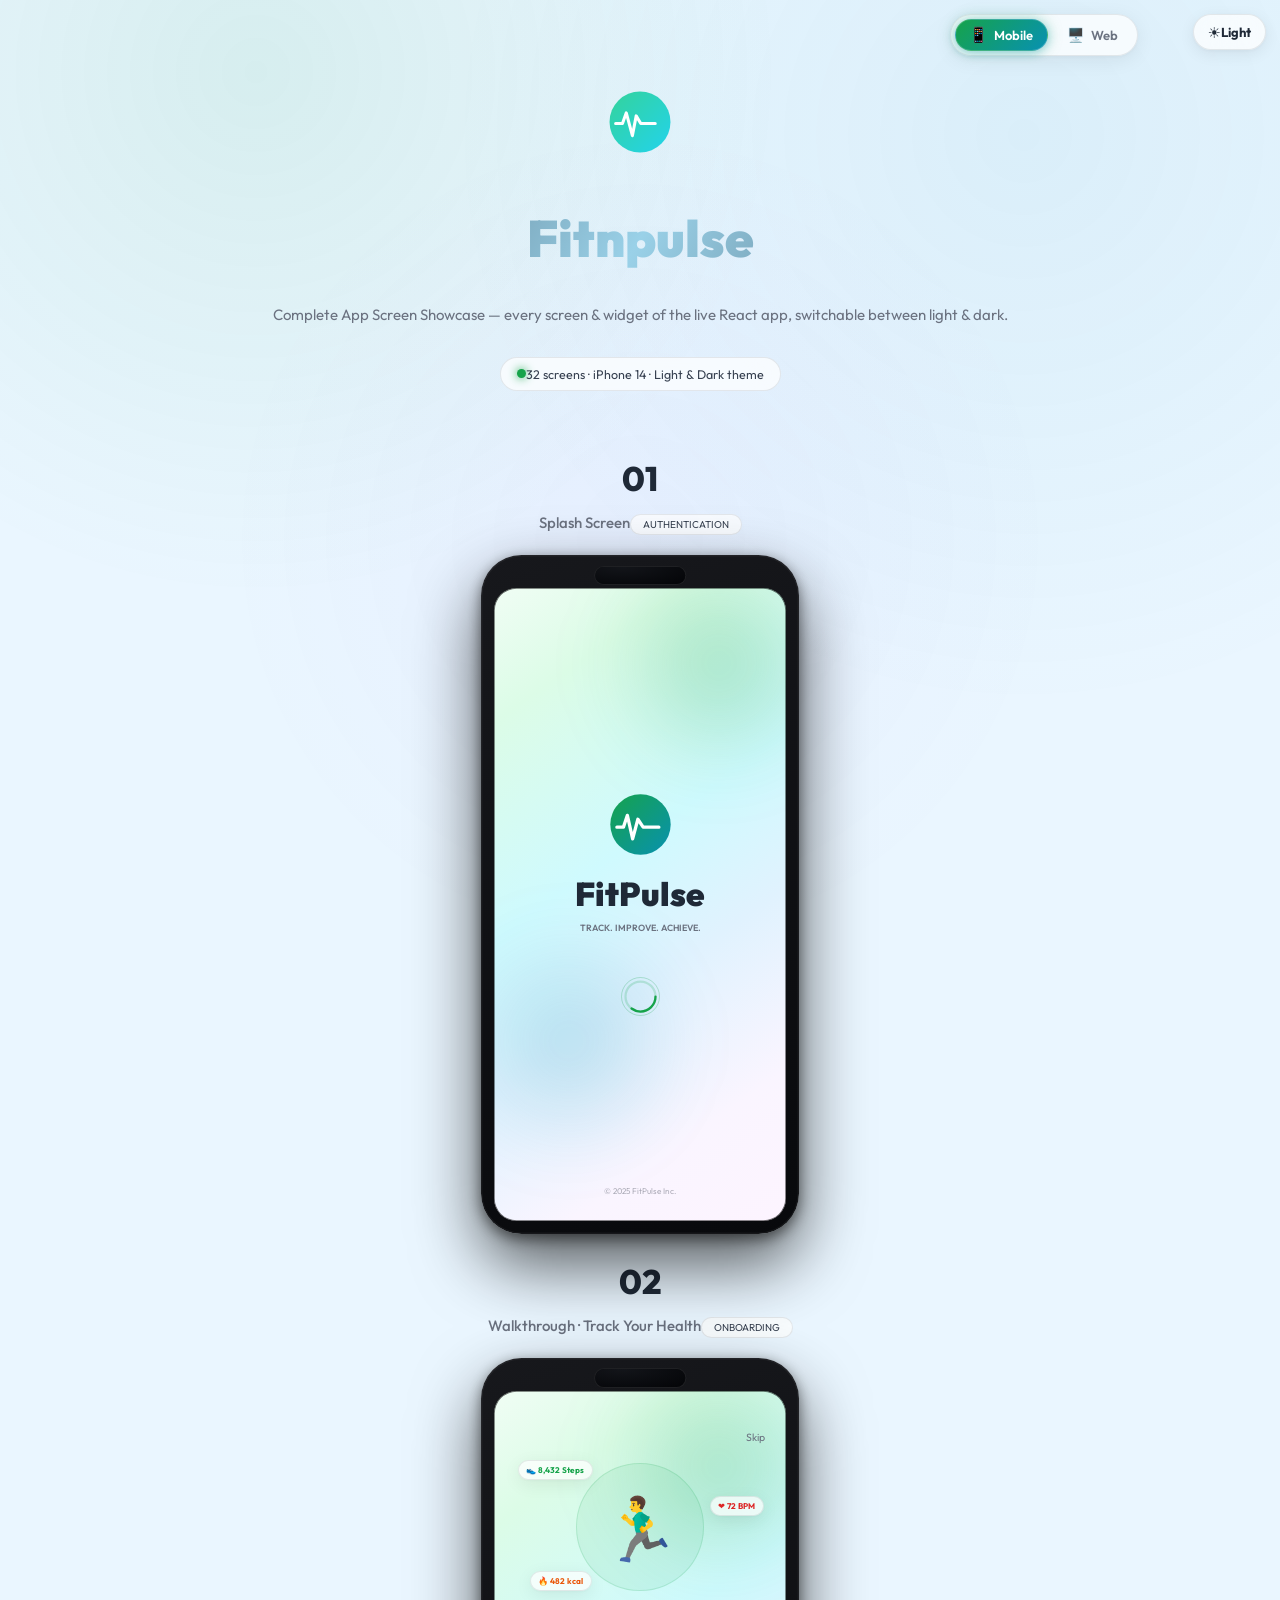
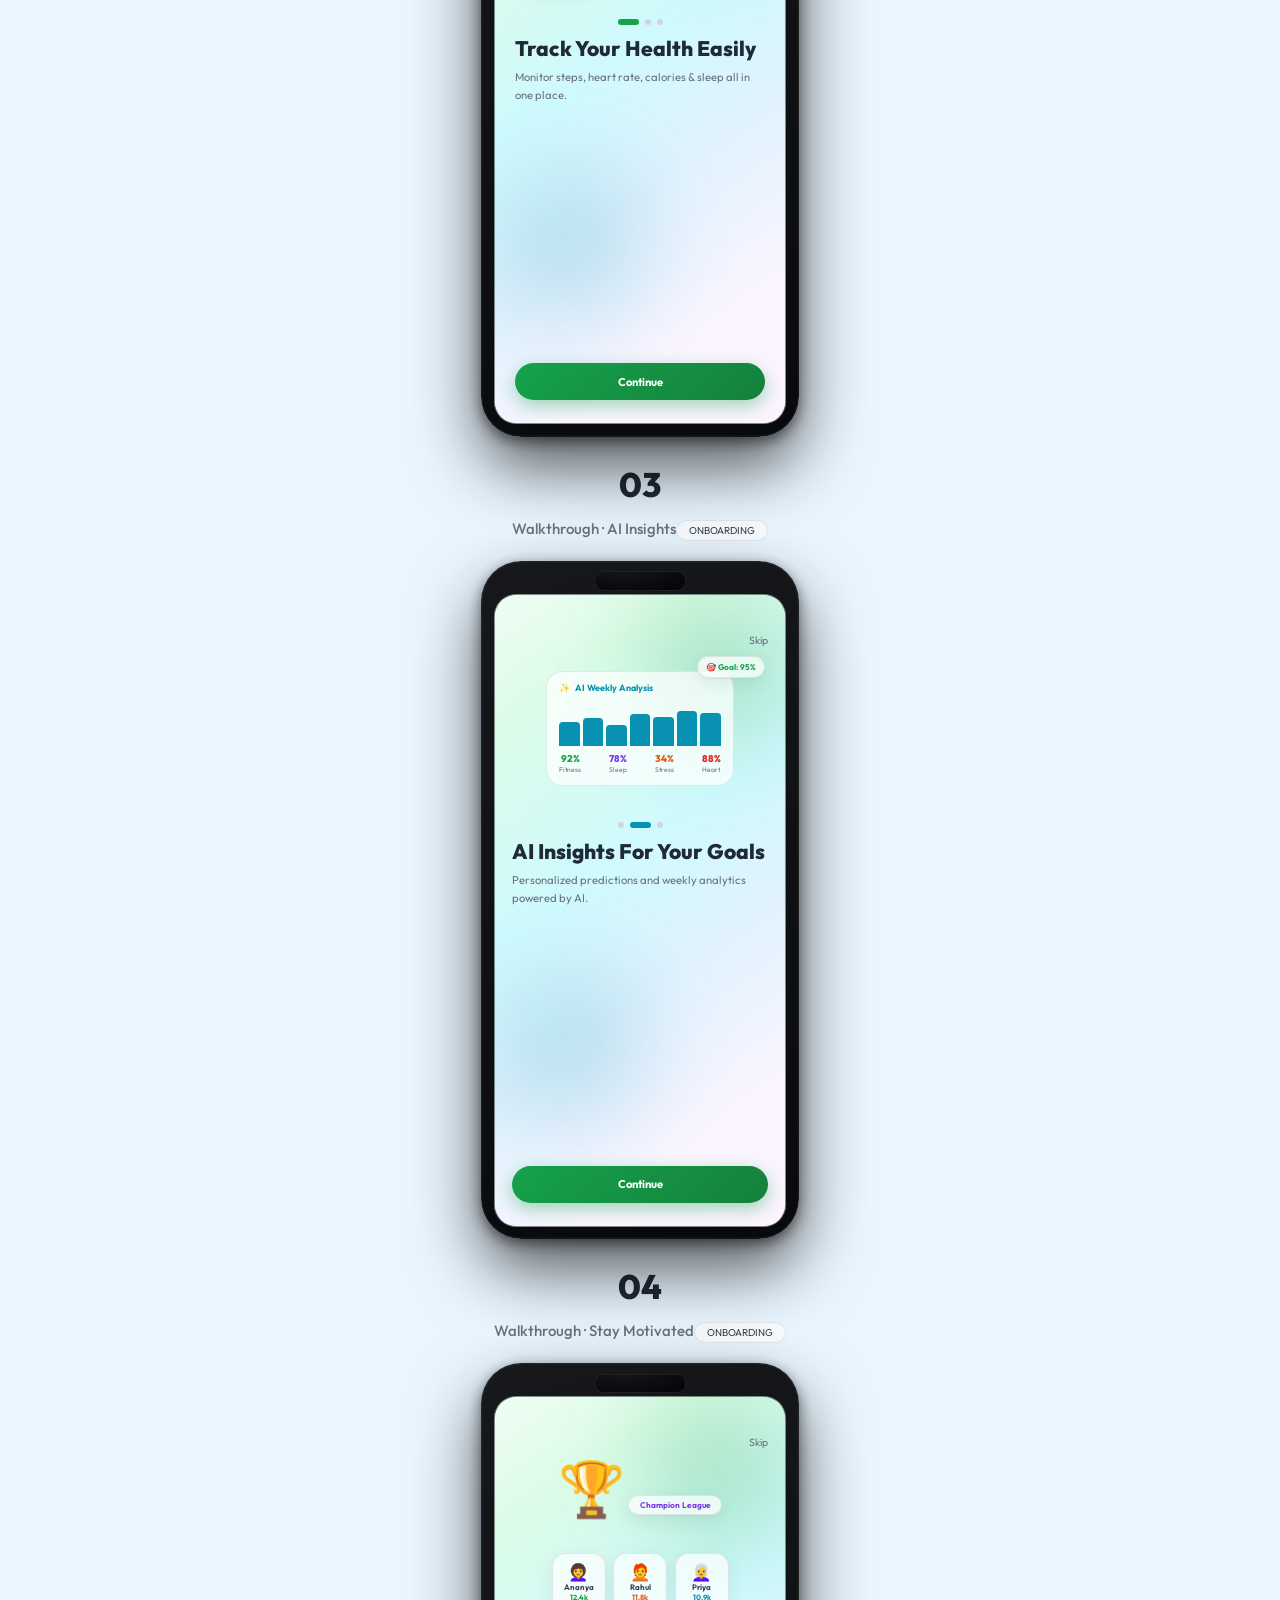
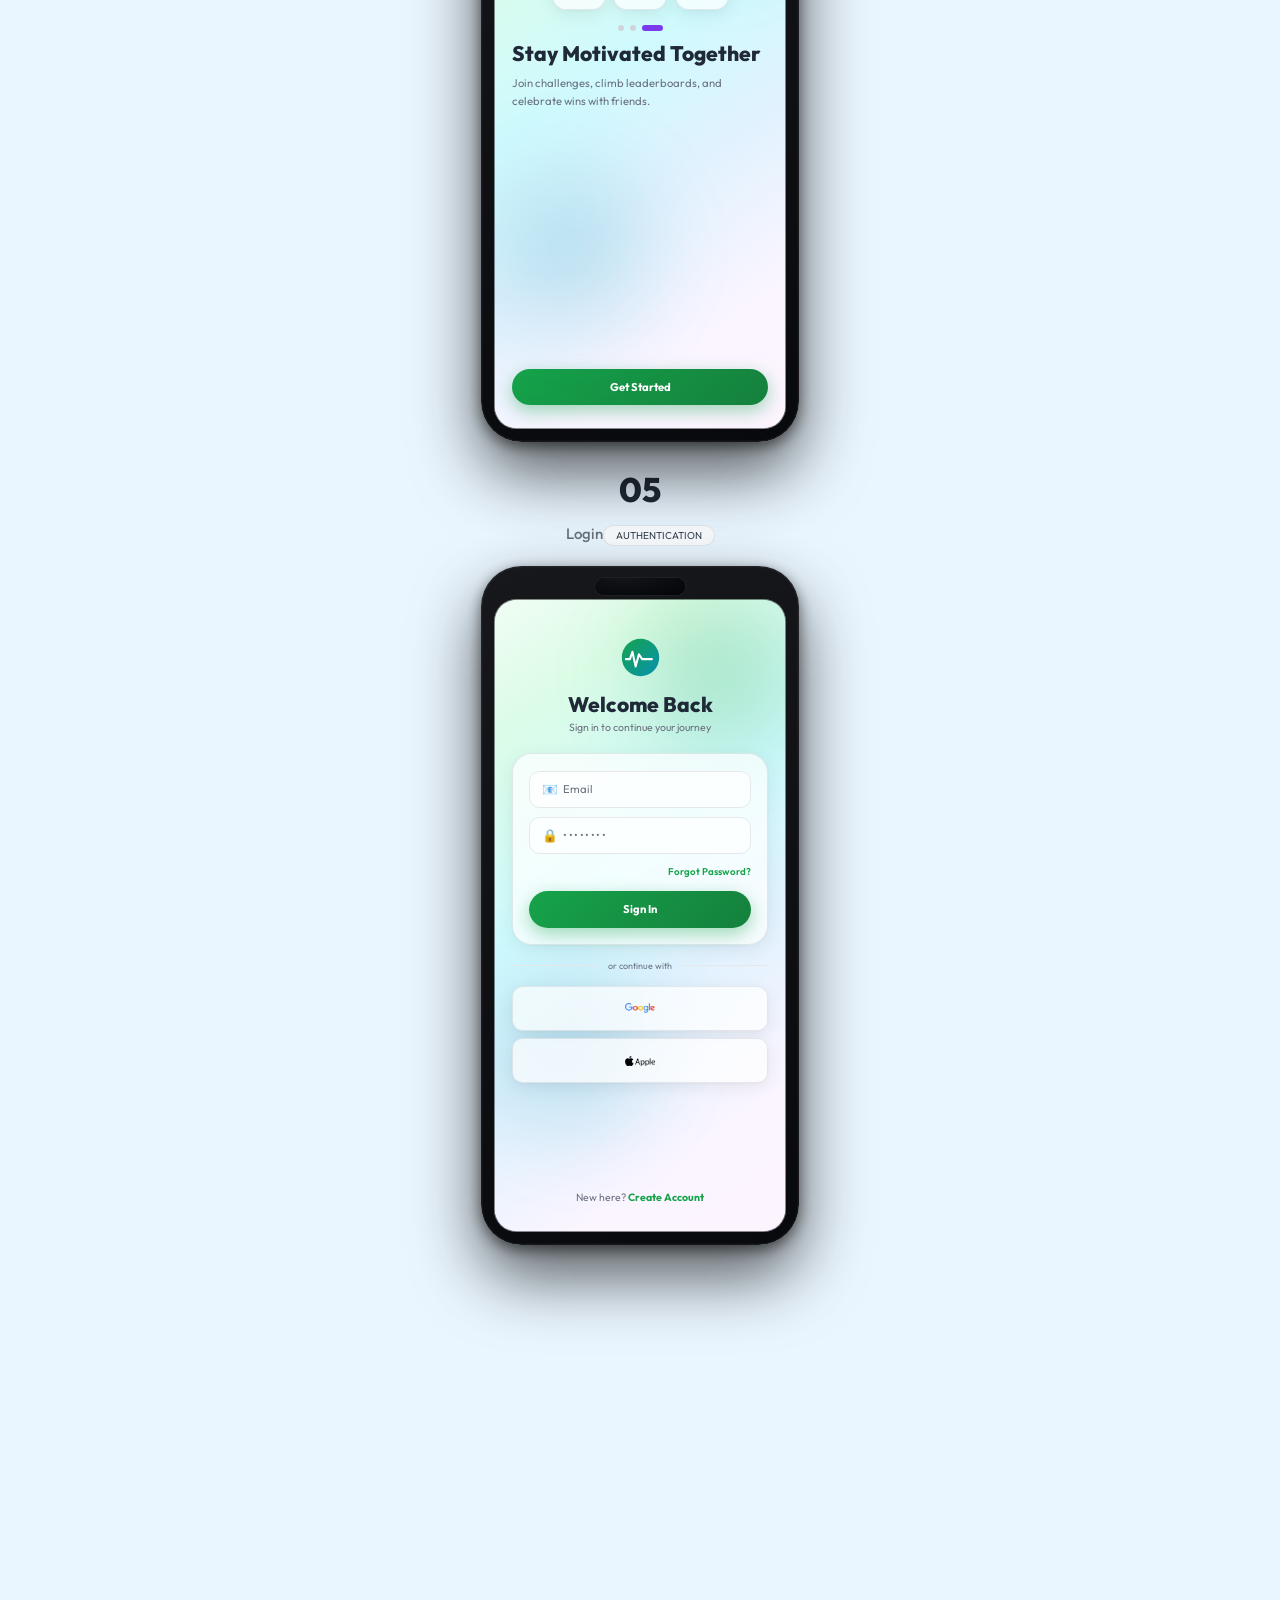
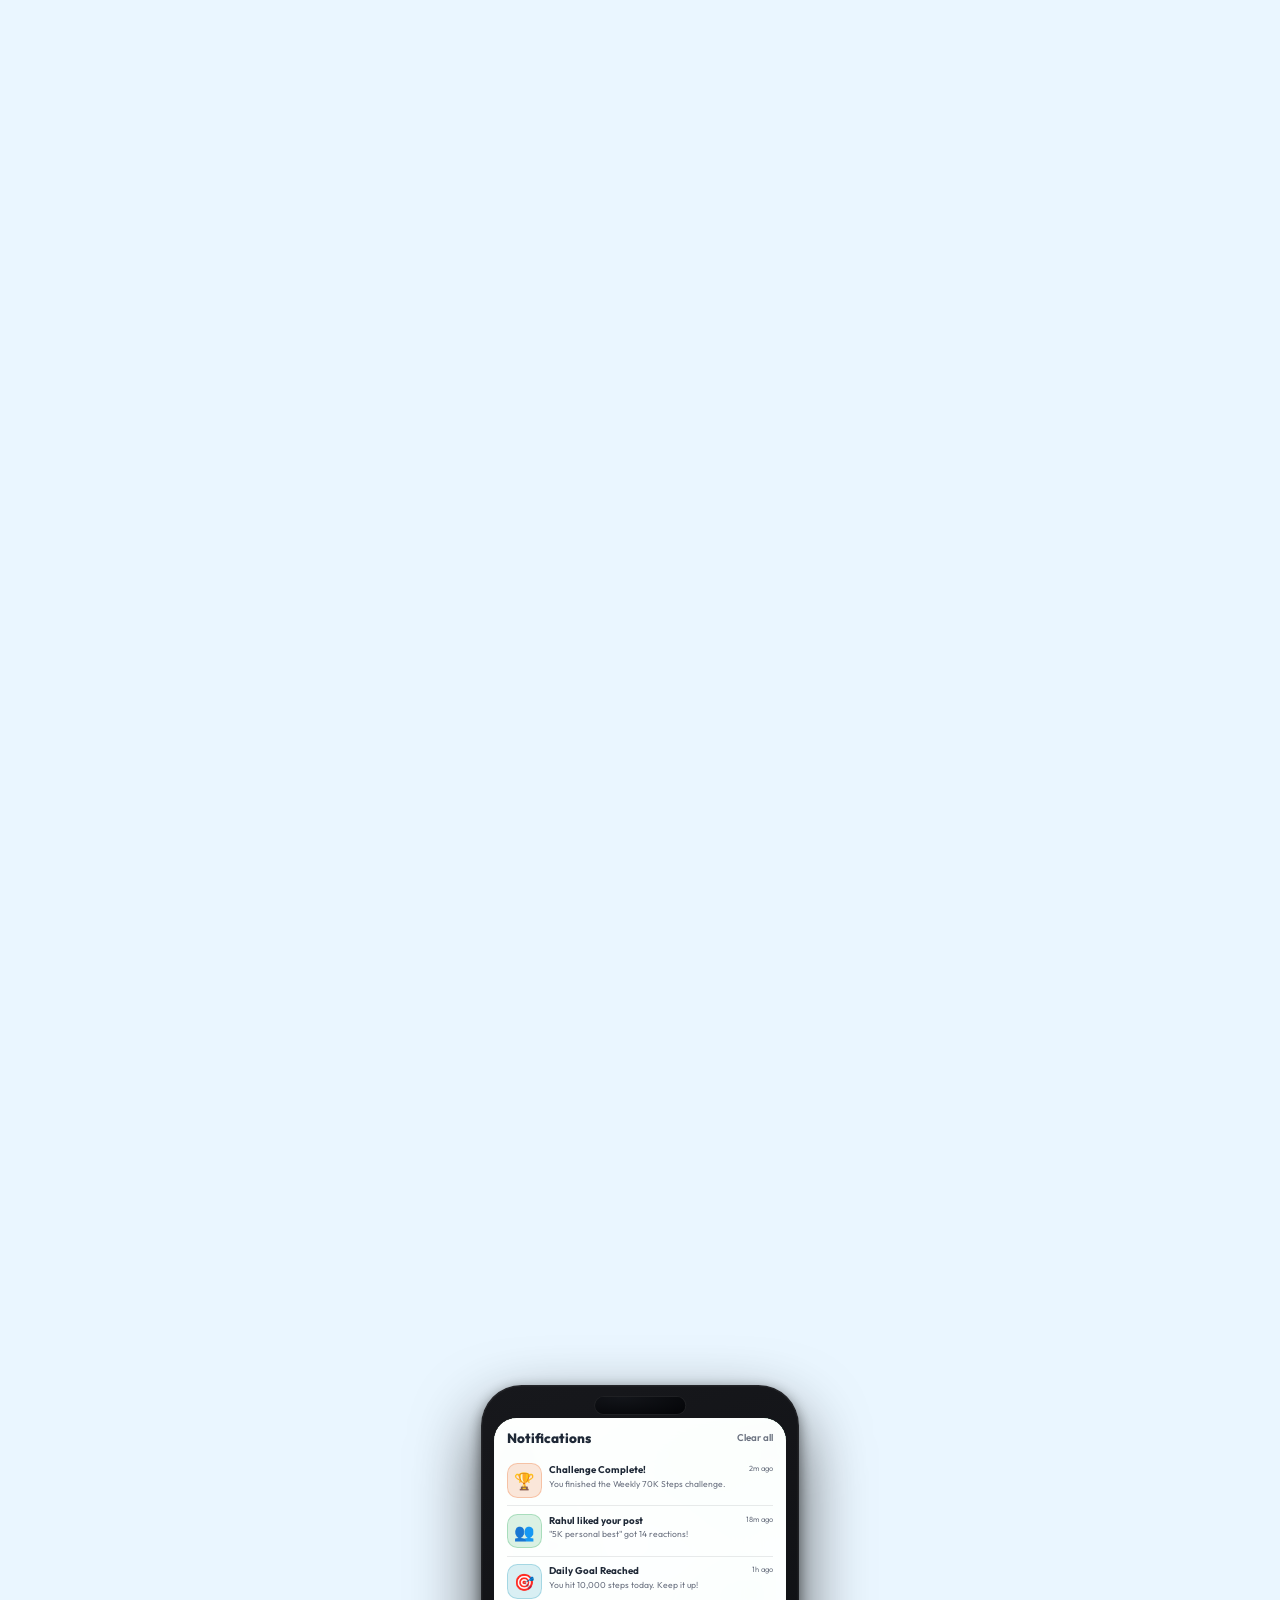
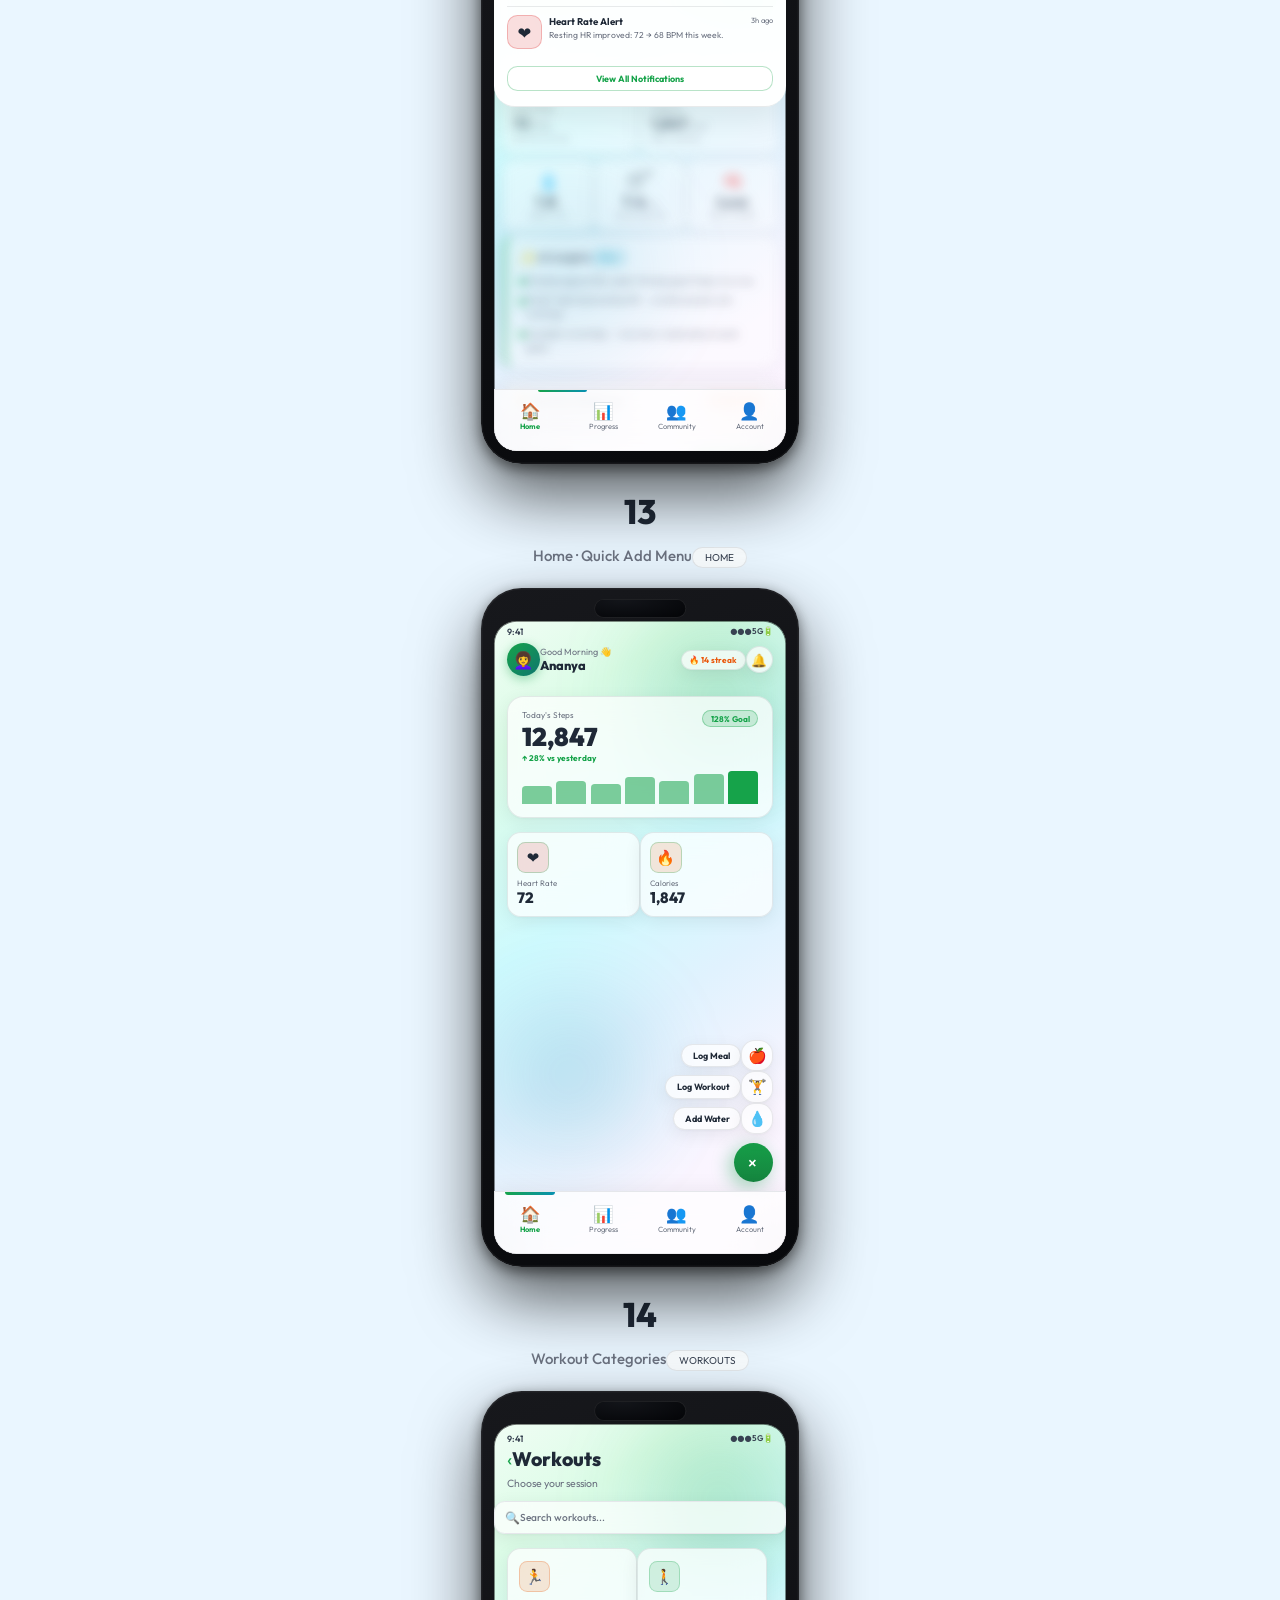
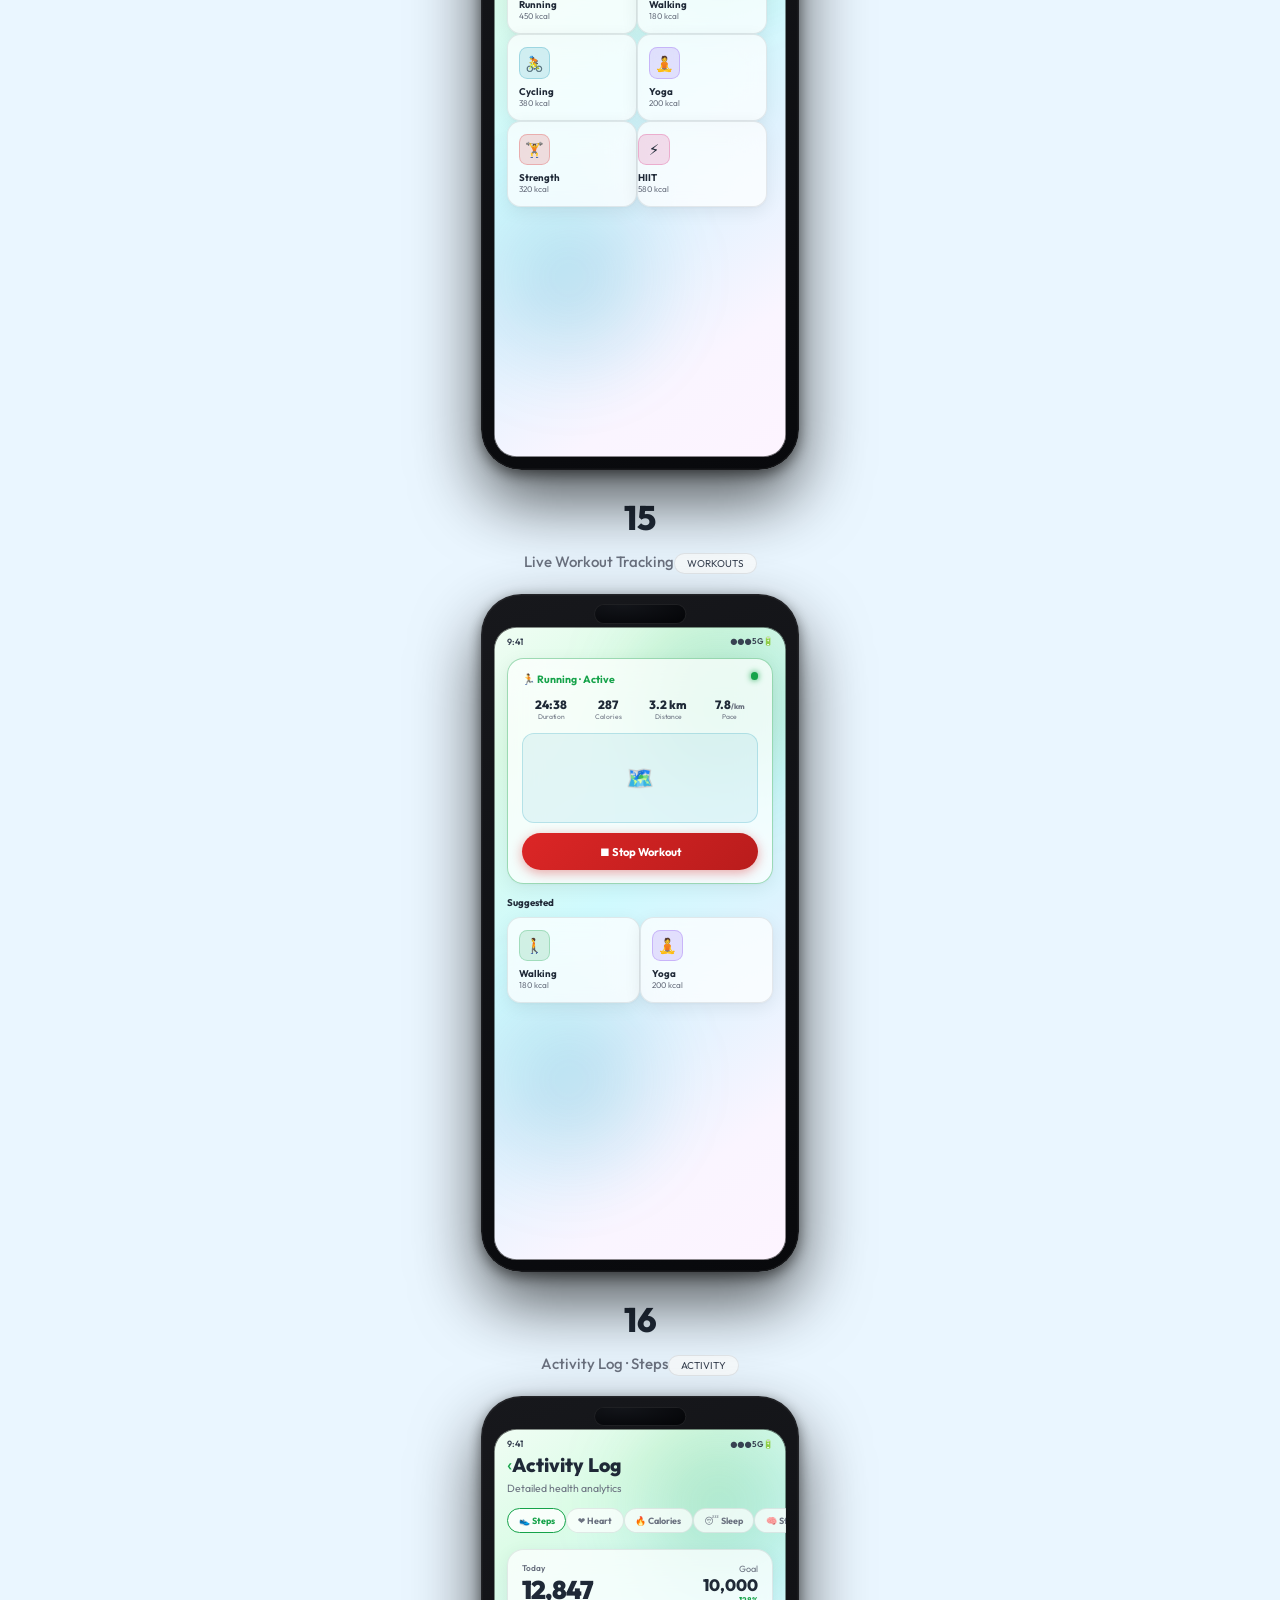
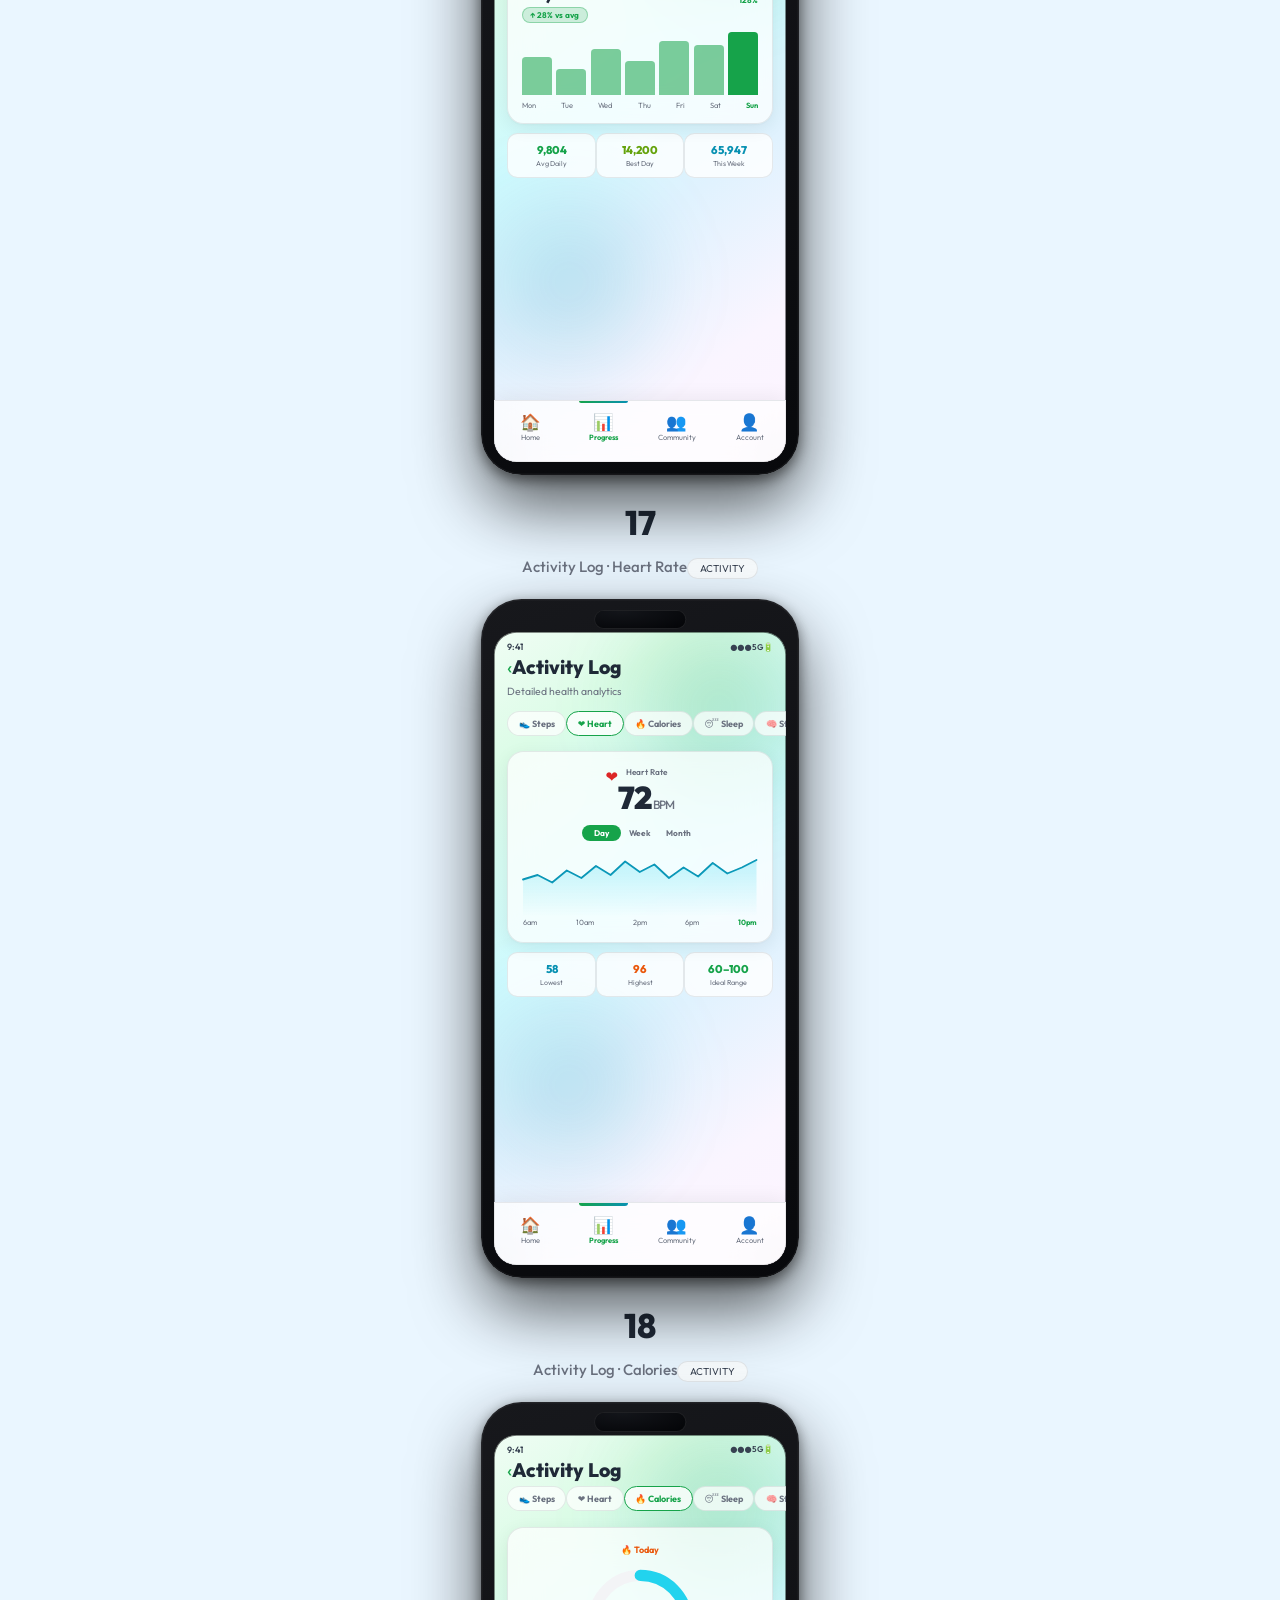
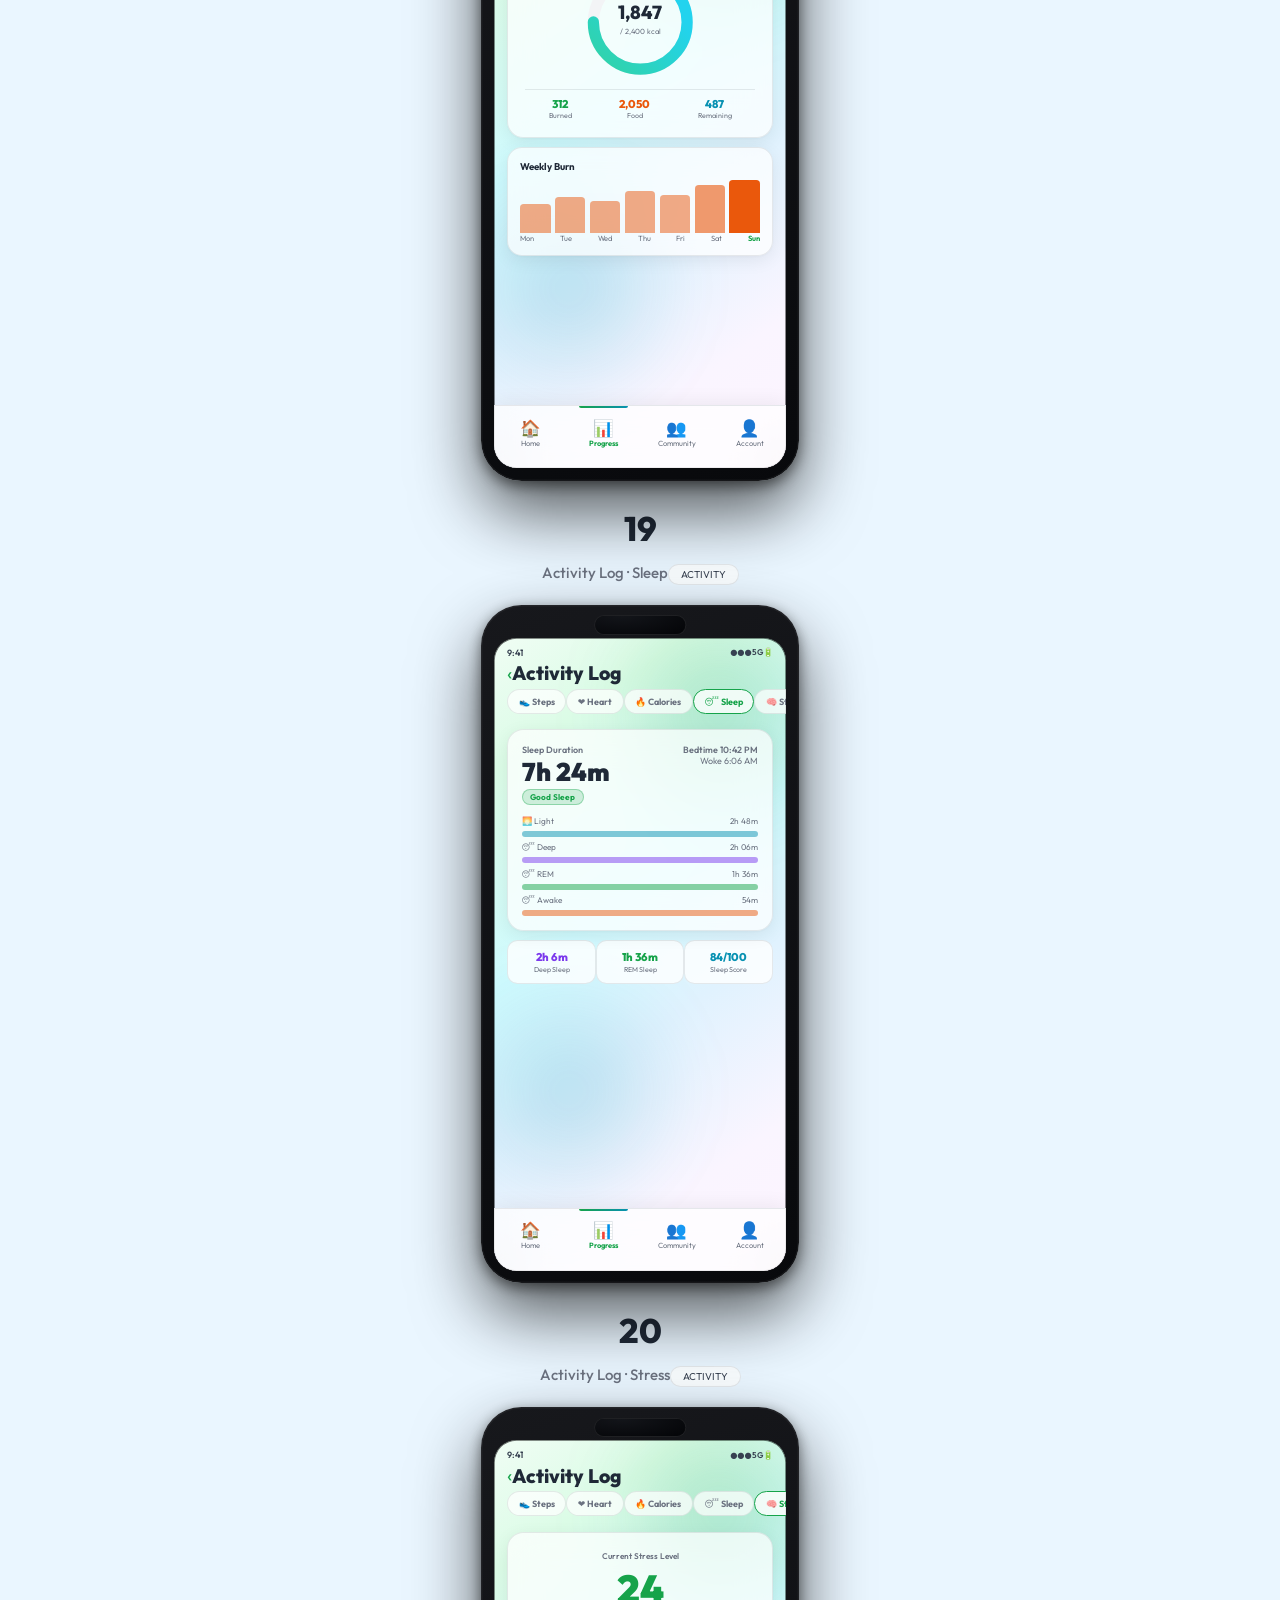
<file: showcase/index.html>
﻿<!DOCTYPE html>
<html lang="en">
<head>
<meta charset="UTF-8" />
<meta name="viewport" content="width=device-width, initial-scale=1.0" />
<meta http-equiv="cache-control" content="no-cache, no-store, must-revalidate" />
<meta http-equiv="pragma" content="no-cache" />
<meta http-equiv="expires" content="0" />
<title>Fitnpulse — Complete App Screen Showcase</title>
<link rel="preconnect" href="https://fonts.googleapis.com">
<link rel="preconnect" href="https://fonts.gstatic.com" crossorigin>
<link href="https://fonts.googleapis.com/css2?family=Outfit:wght@300;400;500;600;700;800;900&family=DM+Sans:wght@400;500;600;700&display=swap" rel="stylesheet">
<link rel="stylesheet" href="styles.css">
<script>
  /* Apply saved theme before first paint to avoid any flash */
  (function () {
    try {
      var t = localStorage.getItem('fp-theme');
      document.documentElement.setAttribute('data-theme', (t === 'light' || t === 'dark') ? t : 'dark');
    } catch (e) { document.documentElement.setAttribute('data-theme', 'dark'); }
  })();
</script>
</head>
<body>
<div class="ambient"></div>
<button id="theme-toggle" class="theme-toggle" type="button" title="Toggle light / dark theme">
  <span class="tt-ico" id="themeToggleIco">🌙</span><span id="themeToggleText">Dark</span>
</button>

<!-- Mode Switcher (Mobile / Web) -->
<nav class="mode-switcher" id="modeSwitcher" aria-label="Presentation mode switch">
  <button type="button" class="mode-btn is-active" id="modeMobileBtn" data-mode="mobile" aria-pressed="true">
    <span class="mode-ico">📱</span>
    <span class="mode-label">Mobile</span>
  </button>
  <button type="button" class="mode-btn" id="modeWebBtn" data-mode="web" aria-pressed="false">
    <span class="mode-ico">🖥️</span>
    <span class="mode-label">Web</span>
  </button>
</nav>
<svg width="0" height="0" style="position:absolute">
  <defs>
    <linearGradient id="lg1" x1="0" y1="0" x2="48" y2="48" gradientUnits="userSpaceOnUse">
      <stop offset="0%" stop-color="#16A34A"></stop><stop offset="100%" stop-color="#0891B2"></stop>
    </linearGradient>
    <linearGradient id="lg2" x1="0" y1="0" x2="84" y2="84" gradientUnits="userSpaceOnUse">
      <stop offset="0%" stop-color="#34D399"></stop><stop offset="100%" stop-color="#22D3EE"></stop>
    </linearGradient>
  </defs>
</svg>
<header class="hero">
  <svg viewBox="0 0 84 84" style="width:64px;height:64px;margin-bottom:14px"><circle cx="42" cy="42" r="40" fill="url(#lg2)"></circle><polyline points="10,44 19,44 24,30 32,60 37,34 43,44 52,44 62,44" stroke="#fff" stroke-width="4" fill="none" stroke-linecap="round" stroke-linejoin="round"></polyline></svg>
  <h1>Fitnpulse</h1>
  <p class="sub" id="heroSub">Complete App Screen Showcase — every screen &amp; widget of the live React app, switchable between light &amp; dark.</p>
  <div class="meta" id="heroMeta"><span class="dot"></span> <span id="heroMetaText">32 screens · iPhone 14 · Light &amp; Dark theme</span></div>
</header>
<main class="gallery" id="mobileGallery">
<!-- 01 -->
<section class="phone-label reveal" id="s01">
  <div class="num">01</div><div class="name">Splash Screen</div><div class="cat">AUTHENTICATION</div>
</section>
<div class="device reveal">
  <div class="island"></div>
  <div class="screen" style="display:flex;flex-direction:column;align-items:center;justify-content:center">
    <div class="blobs"></div>
    <svg viewBox="0 0 48 48" width="84" height="84" style="position:relative;z-index:2"><circle cx="24" cy="24" r="23" fill="url(#lg1)"></circle><polyline points="6,26 11,26 14,17 18,35 22,20 26,26 32,26 38,26" stroke="#fff" stroke-width="2.5" fill="none" stroke-linecap="round" stroke-linejoin="round"></polyline></svg>
    <div class="fit-title" style="margin-top:22px;z-index:2">FitPulse</div>
    <div class="tagline" style="margin-top:10px;z-index:2">Track. Improve. Achieve.</div>
    <div style="margin-top:58px;position:relative;width:52px;height:52px;z-index:2">
      <div style="position:absolute;inset:0;border-radius:50%;border:2px solid rgba(22,163,74,0.25);animation:ringPulse 1.6s ease-out infinite"></div>
      <svg width="52" height="52" style="animation:spinK 1.4s linear infinite"><circle cx="26" cy="26" r="20" fill="none" stroke="rgba(22,163,74,0.2)" stroke-width="3"></circle><circle cx="26" cy="26" r="20" fill="none" stroke="#16A34A" stroke-width="3" stroke-dasharray="44 82" stroke-linecap="round"></circle></svg>
    </div>
    <div style="position:absolute;bottom:34px;z-index:2;font-size:11px;color:var(--lighter)">© 2025 FitPulse Inc.</div>
  </div>
</div>

<!-- 02 -->
<section class="phone-label reveal" id="s02">
  <div class="num">02</div><div class="name">Walkthrough · Track Your Health</div><div class="cat">ONBOARDING</div>
</section>
<div class="device reveal">
  <div class="island"></div>
  <div class="screen" style="padding:52px 28px 20px;display:flex;flex-direction:column">
    <div class="blobs"></div>
    <div style="display:flex;justify-content:flex-end;position:relative;z-index:2"><span class="m" style="font-size:14px">Skip</span></div>
    <div style="position:relative;height:210px;display:flex;align-items:center;justify-content:center;z-index:2;margin-top:6px">
      <div style="position:absolute;width:170px;height:170px;border-radius:50%;background:rgba(22,163,74,0.08);border:1px solid rgba(22,163,74,0.15)"></div>
      <div class="floaty" style="font-size:84px;z-index:1">🏃‍♂️</div>
      <div class="glass floaty" style="position:absolute;top:16px;left:4px;padding:5px 10px;font-size:11px;font-weight:700;color:var(--g)">👟 8,432 Steps</div>
      <div class="glass floaty" style="position:absolute;top:64px;right:2px;padding:5px 10px;font-size:11px;font-weight:700;color:var(--rd)">❤️ 72 BPM</div>
      <div class="glass floaty" style="position:absolute;bottom:20px;left:20px;padding:5px 10px;font-size:11px;font-weight:700;color:var(--og)">🔥 482 kcal</div>
    </div>
    <div style="display:flex;justify-content:center;gap:8px;margin-top:18px;z-index:2">
      <span style="width:28px;height:8px;border-radius:4px;background:var(--g)"></span><span style="width:8px;height:8px;border-radius:4px;background:var(--faint)"></span><span style="width:8px;height:8px;border-radius:4px;background:var(--faint)"></span>
    </div>
    <h2 style="margin:14px 0 10px;font-size:28px;font-weight:800;color:var(--t);letter-spacing:-0.5;line-height:1.2">Track Your Health Easily</h2>
    <p style="margin:0;color:var(--m);font-size:15px;line-height:1.6;flex:1">Monitor steps, heart rate, calories &amp; sleep all in one place.</p>
    <div class="btn" style="margin-bottom:12px">Continue</div>
  </div>
</div>
<!-- 03 -->
<section class="phone-label reveal" id="s03">
  <div class="num">03</div><div class="name">Walkthrough · AI Insights</div><div class="cat">ONBOARDING</div>
</section>
<div class="device reveal">
  <div class="island"></div>
  <div class="screen" style="padding:52px 24px 20px;display:flex;flex-direction:column">
    <div class="blobs"></div>
    <div style="display:flex;justify-content:flex-end;position:relative;z-index:2"><span class="m" style="font-size:14px">Skip</span></div>
    <div style="position:relative;height:210px;display:flex;align-items:center;justify-content:center;z-index:2;margin-top:4px">
      <div style="width:250px;padding:14px 16px;background:var(--glass);border:1px solid var(--border);border-radius:22px;backdrop-filter:blur(18px)">
        <div style="font-size:12px;color:var(--cy);font-weight:700;margin-bottom:10px;display:flex;align-items:center;gap:6px"><span>✨</span> AI Weekly Analysis</div>
        <div class="bars" style="height:60px;gap:4px">
          <div class="bar" style="--h:52%;--bar:#0891b2"></div><div class="bar" style="--h:62%;--bar:#0891b2"></div><div class="bar" style="--h:46%;--bar:#0891b2"></div><div class="bar" style="--h:70%;--bar:#0891b2"></div><div class="bar" style="--h:64%;--bar:#0891b2"></div><div class="bar" style="--h:78%;--bar:#0891b2"></div><div class="bar" style="--h:72%;--bar:#0891b2"></div>
        </div>
        <div style="display:flex;justify-content:space-between;margin-top:9px">
          <span style="text-align:center;font-size:13px"><div style="font-weight:800;color:var(--g)">92%</div><div class="m" style="font-size:9px">Fitness</div></span>
          <span style="text-align:center;font-size:13px"><div style="font-weight:800;color:var(--pu)">78%</div><div class="m" style="font-size:9px">Sleep</div></span>
          <span style="text-align:center;font-size:13px"><div style="font-weight:800;color:var(--og)">34%</div><div class="m" style="font-size:9px">Stress</div></span>
          <span style="text-align:center;font-size:13px"><div style="font-weight:800;color:var(--rd)">88%</div><div class="m" style="font-size:9px">Heart</div></span>
        </div>
      </div>
      <div class="glass floaty" style="position:absolute;top:8px;right:4px;padding:7px 11px;font-size:11px;font-weight:700;color:var(--g)">🎯 Goal: 95%</div>
    </div>
    <div style="display:flex;justify-content:center;gap:8px;margin-top:20px;z-index:2">
      <span style="width:8px;height:8px;border-radius:4px;background:var(--faint)"></span><span style="width:28px;height:8px;border-radius:4px;background:var(--cy)"></span><span style="width:8px;height:8px;border-radius:4px;background:var(--faint)"></span>
    </div>
    <h2 style="margin:14px 0 10px;font-size:28px;font-weight:800;color:var(--t);letter-spacing:-0.5;line-height:1.2">AI Insights For Your Goals</h2>
    <p style="margin:0;color:var(--m);font-size:15px;line-height:1.6;flex:1">Personalized predictions and weekly analytics powered by AI.</p>
    <div class="btn" style="margin-bottom:12px">Continue</div>
  </div>
</div>

<!-- 04 -->
<section class="phone-label reveal" id="s04">
  <div class="num">04</div><div class="name">Walkthrough · Stay Motivated</div><div class="cat">ONBOARDING</div>
</section>
<div class="device reveal">
  <div class="island"></div>
  <div class="screen" style="padding:52px 24px 20px;display:flex;flex-direction:column">
    <div class="blobs"></div>
    <div style="display:flex;justify-content:flex-end;position:relative;z-index:2"><span class="m" style="font-size:14px">Skip</span></div>
    <div style="position:relative;height:210px;display:flex;align-items:flex-end;justify-content:center;z-index:2;margin-top:4px">
      <div style="position:absolute;top:2px;left:0;right:0;text-align:center;z-index:1">
        <div class="floaty" style="font-size:72px;display:inline-block">🏆</div>
        <div class="glass" style="display:inline-block;margin-top:8px;padding:5px 14px;font-size:11px;font-weight:700;color:var(--pu)">Champion League</div>
      </div>
      <div style="display:flex;gap:10px;z-index:2">
        <div class="glass" style="min-width:72px;padding:9px 12px;text-align:center"><div style="font-size:22px">👩‍🦱</div><div style="font-size:10.5px;font-weight:700;color:var(--t2)">Ananya</div><div style="font-size:10px;font-weight:700;color:var(--g)">12.4k</div></div>
        <div class="glass" style="min-width:72px;padding:9px 12px;text-align:center"><div style="font-size:22px">🧑‍🦰</div><div style="font-size:10.5px;font-weight:700;color:var(--t2)">Rahul</div><div style="font-size:10px;font-weight:700;color:var(--og)">11.8k</div></div>
        <div class="glass" style="min-width:72px;padding:9px 12px;text-align:center"><div style="font-size:22px">👩‍🦳</div><div style="font-size:10.5px;font-weight:700;color:var(--t2)">Priya</div><div style="font-size:10px;font-weight:700;color:var(--cy)">10.9k</div></div>
      </div>
    </div>
    <div style="display:flex;justify-content:center;gap:8px;margin-top:20px;z-index:2">
      <span style="width:8px;height:8px;border-radius:4px;background:var(--faint)"></span><span style="width:8px;height:8px;border-radius:4px;background:var(--faint)"></span><span style="width:28px;height:8px;border-radius:4px;background:var(--pu)"></span>
    </div>
    <h2 style="margin:14px 0 10px;font-size:28px;font-weight:800;color:var(--t);letter-spacing:-0.5;line-height:1.2">Stay Motivated Together</h2>
    <p style="margin:0;color:var(--m);font-size:15px;line-height:1.6;flex:1">Join challenges, climb leaderboards, and celebrate wins with friends.</p>
    <div class="btn" style="margin-bottom:12px">Get Started</div>
  </div>
</div>
<!-- 05 -->
<section class="phone-label reveal" id="s05">
  <div class="num">05</div><div class="name">Login</div><div class="cat">AUTHENTICATION</div>
</section>
<div class="device reveal">
  <div class="island"></div>
  <div class="screen" style="padding:52px 24px 24px;display:flex;flex-direction:column">
    <div class="blobs"></div>
    <div style="text-align:center;z-index:2">
      <svg viewBox="0 0 48 48" width="52" height="52"><circle cx="24" cy="24" r="23" fill="url(#lg1)"></circle><polyline points="6,26 11,26 14,17 18,35 22,20 26,26 32,26 38,26" stroke="#fff" stroke-width="2.5" fill="none" stroke-linecap="round" stroke-linejoin="round"></polyline></svg>
      <h2 style="margin:14px 0 4px;font-size:28px;font-weight:800;color:var(--t);letter-spacing:-0.5">Welcome Back</h2>
      <p style="margin:0;color:var(--m);font-size:14px">Sign in to continue your journey</p>
    </div>
    <div class="glass" style="padding:22px;margin-top:26px;border-radius:26px;z-index:2">
      <div class="field"><span class="ic">📧</span><span class="ph">Email</span></div>
      <div class="field"><span class="ic">🔒</span><span class="ph" style="letter-spacing:2px">••••••••</span></div>
      <div style="text-align:right;margin-bottom:18px"><span class="ac" style="font-size:13px;font-weight:600">Forgot Password?</span></div>
      <div class="btn">Sign In</div>
    </div>
    <div style="display:flex;align-items:center;gap:12px;margin:20px 0;z-index:2"><div style="flex:1;height:1px;background:var(--field)"></div><span class="m" style="font-size:12px">or continue with</span><div style="flex:1;height:1px;background:var(--field)"></div></div>
    <div style="display:flex;flex-direction:column;gap:10px;z-index:2">
      <div class="glass row" style="justify-content:center;padding:11px 0;border-radius:14px"><img src="imports/google-logo.png" alt="" style="width:40px;height:35px;object-fit:contain"></div>
      <div class="glass row" style="justify-content:center;padding:11px 0;border-radius:14px"><img src="imports/apple-logo.png" alt="" style="width:40px;height:35px;object-fit:contain" class="apple-logo"></div>
    </div>
    <p class="m" style="margin-top:auto;text-align:center;font-size:14px">New here?<span class="ac" style="font-weight:700"> Create Account</span></p>
  </div>
</div>

<!-- 06 -->
<section class="phone-label reveal" id="s06">
  <div class="num">06</div><div class="name">Sign Up</div><div class="cat">AUTHENTICATION</div>
</section>
<div class="device reveal">
  <div class="island"></div>
  <div class="screen" style="padding:52px 24px 24px;display:flex;flex-direction:column">
    <div class="blobs"></div>
    <div style="text-align:center;z-index:2">
      <svg viewBox="0 0 48 48" width="52" height="52"><circle cx="24" cy="24" r="23" fill="url(#lg1)"></circle><polyline points="6,26 11,26 14,17 18,35 22,20 26,26 32,26 38,26" stroke="#fff" stroke-width="2.5" fill="none" stroke-linecap="round" stroke-linejoin="round"></polyline></svg>
      <h2 style="margin:14px 0 4px;font-size:28px;font-weight:800;color:var(--t);letter-spacing:-0.5">Create Account</h2>
      <p style="margin:0;color:var(--m);font-size:14px">Start your fitness journey today</p>
    </div>
    <div class="glass" style="padding:22px;margin-top:24px;border-radius:26px;z-index:2">
      <div class="field"><span class="ic">👤</span><span class="ph">Full Name</span></div>
      <div class="field"><span class="ic">📧</span><span class="ph">Email address</span></div>
      <div class="field"><span class="ic">🔒</span><span class="ph" style="letter-spacing:4px">••••••••</span></div>
      <div class="field"><span class="ic">✅</span><span class="ph" style="letter-spacing:4px">••••••••</span></div>
      <div class="btn mt8">Create Account 🎉</div>
    </div>
    <p class="m" style="margin-top:22px;text-align:center;font-size:14px">Already have an account?<span class="ac" style="font-weight:700"> Sign In</span></p>
  </div>
</div>
<!-- 07 -->
<section class="phone-label reveal" id="s07">
  <div class="num">07</div><div class="name">Profile Setup</div><div class="cat">AUTHENTICATION</div>
</section>
<div class="device reveal">
  <div class="island"></div>
  <div class="screen">
    <div class="blobs"></div>
    <div style="padding:52px 24px 30px;position:relative;z-index:2">
      <h2 style="margin:0 0 4px;font-size:26px;font-weight:800;color:var(--t)">Set Up Profile</h2>
      <p style="margin:0;color:var(--m);font-size:14px">Help us personalize your experience</p>
      <div style="display:flex;justify-content:center;margin-top:22px">
        <div style="position:relative">
          <div style="width:84px;height:84px;border-radius:50%;background:linear-gradient(135deg,var(--g),var(--cy));display:flex;align-items:center;justify-content:center;font-size:38px;box-shadow:0 0 0 4px #fff,0 0 0 6px rgba(22,163,74,0.2)">👩‍🦱</div>
          <div style="position:absolute;bottom:2px;right:0;width:24px;height:24px;border-radius:50%;background:var(--g);color:#fff;display:flex;align-items:center;justify-content:center;font-size:12px;border:2px solid #fff">📷</div>
        </div>
      </div>
      <div class="glass" style="padding:18px;border-radius:22px;margin-top:20px">
        <div class="field"><span class="ic">👤</span><span class="ph">Full Name</span></div>
        <div class="field"><span class="ic">🎂</span><span class="ph">Age</span></div>
        <div class="field"><span class="ic">📏</span><span class="ph">Height (cm)</span></div>
        <div class="field"><span class="ic">⚖️</span><span class="ph">Weight (kg)</span></div>
        <div style="margin-bottom:4px"><label class="m" style="font-size:11.5px;display:block;margin-bottom:6px;font-weight:600">Gender</label>
          <div style="display:flex;gap:8px">
            <div class="glass" style="flex:1;text-align:center;padding:11px 0;font-size:13px;font-weight:600;color:var(--t2)">Male</div>
            <div class="glass" style="flex:1;text-align:center;padding:11px 0;font-size:13px;font-weight:600;color:var(--t2)">Female</div>
            <div class="glass" style="flex:1;text-align:center;padding:11px 0;font-size:13px;font-weight:600;color:var(--t2)">Other</div>
          </div>
        </div>
      </div>
      <div style="margin-top:20px">
        <div class="m" style="font-size:12px;margin-bottom:10px;font-weight:700;text-transform:uppercase;letter-spacing:1px">Fitness Level</div>
        <div style="display:flex;gap:10px">
          <div class="glass" style="flex:1;text-align:center;padding:13px 0;border-radius:14px;font-size:11px;font-weight:700;color:var(--line)">🌱<br>Beginner</div>
          <div style="flex:1;text-align:center;padding:13px 0;border-radius:14px;font-size:11px;font-weight:700;color:var(--cy);background:rgba(8,145,178,0.2);border:1.5px solid var(--cy)">⚡<br>Intermediate</div>
          <div class="glass" style="flex:1;text-align:center;padding:13px 0;border-radius:14px;font-size:11px;font-weight:700;color:var(--og)">🔥<br>Advanced</div>
        </div>
      </div>
      <div class="btn mt20">Next</div>
    </div>
  </div>
</div>
<!-- 08 -->
<section class="phone-label reveal" id="s08">
  <div class="num">08</div><div class="name">Device Sync</div><div class="cat">AUTHENTICATION</div>
</section>
<div class="device reveal">
  <div class="island"></div>
  <div class="screen">
    <div class="blobs"></div>
    <div style="position:absolute;top:56px;left:50%;transform:translateX(-50%);z-index:2"><div style="font-size:34px">🔵</div></div>
    <div style="padding:140px 22px 30px;position:relative;z-index:2">
      <h2 style="margin:0 0 4px;font-size:26px;font-weight:800;color:var(--t)">Connect Device</h2>
      <p style="margin:0 0 14px;color:var(--m);font-size:14px">Pair your tracker for complete health sync</p>
      <div class="glass" style="padding:10px 16px;border-radius:14px;display:flex;align-items:center;gap:10;border:1px solid rgba(22,163,74,0.3)">
        <span style="font-size:14px;font-weight:700;color:var(--g);flex:1">✅ Connected!</span>
      </div>
      <div style="height:4px;border-radius:2px;background:var(--field);margin-bottom:16px;overflow:hidden"><div style="height:100%;background:linear-gradient(90deg,var(--g),var(--line));width:100%"></div></div>
      <div style="display:grid;grid-template-columns:1fr 1fr;gap:10px">
        <div style="background:var(--glass2);border:1.5px solid var(--g);border-radius:18px;padding:16px 14px"><div style="font-size:26px;margin-bottom:6px">⌚</div><div style="font-size:13px;font-weight:700;color:var(--t)">Apple Watch</div><div style="font-size:11px;color:var(--m)">Series 9</div><div style="font-size:10px;color:var(--g);font-weight:700;margin-top:4px">✓ Connected</div></div>
        <div class="glass" style="border-radius:18px;padding:16px 14px"><div style="font-size:26px;margin-bottom:6px">⌚</div><div style="font-size:13px;font-weight:700;color:var(--t)">Samsung Watch</div><div style="font-size:11px;color:var(--m)">Galaxy 6</div></div>
        <div class="glass" style="border-radius:18px;padding:16px 14px"><div style="font-size:26px;margin-bottom:6px">🏃</div><div style="font-size:13px;font-weight:700;color:var(--t)">Fitbit</div><div style="font-size:11px;color:var(--m)">Charge 6</div></div>
        <div class="glass" style="border-radius:18px;padding:16px 14px"><div style="font-size:26px;margin-bottom:6px">🗺️</div><div style="font-size:13px;font-weight:700;color:var(--t)">Garmin</div><div style="font-size:11px;color:var(--m)">Forerunner 265</div></div>
        <div class="glass" style="border-radius:18px;padding:16px 14px"><div style="font-size:26px;margin-bottom:6px">📱</div><div style="font-size:13px;font-weight:700;color:var(--t)">Mi Band</div><div style="font-size:11px;color:var(--m)">Band 8 Pro</div></div>
        <div class="glass" style="border-radius:18px;padding:16px 14px"><div style="font-size:26px;margin-bottom:6px">⌚</div><div style="font-size:13px;font-weight:700;color:var(--t)">Smartwatch</div><div style="font-size:11px;color:var(--m)">Generic BLE</div></div>
      </div>
      <div class="btn mt20">Continue</div>
    </div>
  </div>
</div>
<!-- 09 -->
<section class="phone-label reveal" id="s09">
  <div class="num">09</div><div class="name">Goal Selection</div><div class="cat">AUTHENTICATION</div>
</section>
<div class="device reveal">
  <div class="island"></div>
  <div class="screen">
    <div class="blobs"></div>
    <div style="padding:52px 20px 24px;position:relative;z-index:2">
      <h2 style="margin:0 0 4px;font-size:26px;font-weight:800;color:var(--t)">Choose Your Goals</h2>
      <p style="margin:0 0 18px;color:var(--m);font-size:14px">Multi-select what matters most</p>
      <div style="display:flex;flex-direction:column;gap:10px">
        <div style="background:var(--glass2);border:1.5px solid var(--g);border-radius:16px;padding:14px;display:flex;align-items:center;gap:14"><span style="font-size:26px">🏃</span><div class="grow" style="position:relative"><div style="font-size:14px;font-weight:700;color:var(--t)">Lose Weight</div><div style="font-size:12px;color:var(--m)">Goal: 2.5 kg in 8 weeks</div></div><div style="width:24px;height:24px;border-radius:50%;background:var(--g);display:flex;align-items:center;justify-content:center;font-size:12px;color:#fff">✓</div></div>
        <div class="glass" style="border:1px solid var(--border);border-radius:16px;padding:14px;display:flex;align-items:center;gap:14"><span style="font-size:26px">💪</span><div class="grow"><div style="font-size:14px;font-weight:700;color:var(--t)">Build Muscle</div><div style="font-size:12px;color:var(--m)">Strength training program</div></div><div style="width:24px;height:24px;border-radius:50%;background:var(--track);border:2px solid var(--field)"></div></div>
        <div class="glass" style="border:1px solid var(--border);border-radius:16px;padding:14px;display:flex;align-items:center;gap:14"><span style="font-size:26px">❤️</span><div class="grow"><div style="font-size:14px;font-weight:700;color:var(--t)">Boost Endurance</div><div style="font-size:12px;color:var(--m)">Cardio &amp; stamina focus</div></div><div style="width:24px;height:24px;border-radius:50%;background:var(--track);border:2px solid var(--field)"></div></div>
        <div style="background:var(--glass2);border:1.5px solid var(--g);border-radius:16px;padding:14px;display:flex;align-items:center;gap:14"><span style="font-size:26px">🧘</span><div class="grow"><div style="font-size:14px;font-weight:700;color:var(--t)">Improve Flexibility</div><div style="font-size:12px;color:var(--m)">Yoga &amp; mobility routine</div></div><div style="width:24px;height:24px;border-radius:50%;background:var(--g);display:flex;align-items:center;justify-content:center;font-size:12px;color:#fff">✓</div></div>
        <div class="glass" style="border:1px solid var(--border);border-radius:16px;padding:14px;display:flex;align-items:center;gap:14"><span style="font-size:26px">⚡</span><div class="grow"><div style="font-size:14px;font-weight:700;color:var(--t)">Stay Consistent</div><div style="font-size:12px;color:var(--m)">Habit &amp; streak building</div></div><div style="width:24px;height:24px;border-radius:50%;background:var(--track);border:2px solid var(--field)"></div></div>
      </div>
      <div class="btn mt20">Continue (2 selected)</div>
    </div>
  </div>
</div>

<!-- 10 -->
<section class="phone-label reveal" id="s10">
  <div class="num">10</div><div class="name">Permissions</div><div class="cat">AUTHENTICATION</div>
</section>
<div class="device reveal">
  <div class="island"></div>
  <div class="screen" style="padding:52px 24px 20px;display:flex;flex-direction:column">
    <div class="blobs"></div>
    <div style="text-align:center;margin-bottom:26px;z-index:2"><div style="font-size:54px;margin-bottom:12px">📱</div>
      <h2 style="margin:0 0 6px;font-size:26px;font-weight:800;color:var(--t)">Enable Permissions</h2>
      <p style="margin:0;color:var(--m);font-size:14px">FitPulse needs these to deliver the full experience</p>
    </div>
    <div style="display:flex;flex-direction:column;gap:10px;z-index:2">
      <div class="glass row" style="padding:16px 18px;border-radius:18px"><div class="icon mo" style="--ibg:rgba(234,88,12,0.15);--ib:rgba(234,88,12,0.3)">🔔</div><div class="grow"><div style="font-size:15px;font-weight:700;color:var(--t)">Notifications</div><div style="font-size:12px;color:var(--m)">Reminders, achievements &amp; challenges</div></div><div class="sw on"></div></div>
      <div class="glass row" style="padding:16px 18px;border-radius:18px"><div class="icon mo" style="--ibg:rgba(220,38,38,0.15);--ib:rgba(220,38,38,0.3)">❤️</div><div class="grow"><div style="font-size:15px;font-weight:700;color:var(--t)">Health Data</div><div style="font-size:12px;color:var(--m)">Steps, heart rate &amp; sleep tracking</div></div><div class="sw on"></div></div>
      <div class="glass row" style="padding:16px 18px;border-radius:18px"><div class="icon mo" style="--ibg:rgba(22,163,74,0.15);--ib:rgba(22,163,74,0.3)">📍</div><div class="grow"><div style="font-size:15px;font-weight:700;color:var(--t)">Location</div><div style="font-size:12px;color:var(--m)">Route mapping &amp; outdoor workouts</div></div><div class="sw off"></div></div>
      <div class="glass row" style="padding:16px 18px;border-radius:18px"><div class="icon mo" style="--ibg:rgba(8,145,178,0.15);--ib:rgba(8,145,178,0.3)">🔵</div><div class="grow"><div style="font-size:15px;font-weight:700;color:var(--t)">Bluetooth</div><div style="font-size:12px;color:var(--m)">Connect wearables &amp; smart devices</div></div><div class="sw on"></div></div>
    </div>
    <div style="margin:auto;width:100%;z-index:2"><div class="btn">Finish Setup 🎉</div><div class="btn ghost" style="margin-top:8px">Skip for now</div></div>
  </div>
</div>
<!-- 11 -->
<section class="phone-label reveal" id="s11">
  <div class="num">11</div><div class="name">Home Dashboard</div><div class="cat">HOME</div>
</section>
<div class="device reveal">
  <div class="island"></div>
  <div class="screen">
    <div class="blobs"></div>
    <div class="scroll" style="padding:6px 0 16px;position:relative;z-index:2">
      <div class="sb"><span>9:41</span><span class="r"><span>●●●</span><span>5G</span><span>🔋</span></span></div>
      <div class="pad" style="display:flex;align-items:center;justify-content:space-between;margin:6px 0 20px">
        <div class="row"><div class="avatar">👩‍🦱</div><div><div class="m" style="font-size:12px">Good Morning 👋</div><div style="font-size:17px;font-weight:800;color:var(--t)">Ananya</div></div></div>
        <div class="row">
          <div class="glass" style="padding:5px 10px;font-size:11px;font-weight:700;color:var(--og);display:flex;gap:4;align-items:center">🔥<span>14 streak</span></div>
          <div class="glass" style="width:36px;height:36px;display:flex;align-items:center;justify-content:center;font-size:17px;position:relative">🔔<span style="position:absolute;top:5px;right:5px;width:14px;height:14px;border-radius:50%;background:var(--rd);color:#fff;font-size:8px;font-weight:800;display:flex;align-items:center;justify-content:center">4</span></div>
        </div>
      </div>
      <div class="pad mb12">
        <div class="glass" style="padding:18px 18px 14px;border-radius:22px">
          <div style="display:flex;justify-content:space-between;align-items:flex-start">
            <div><div class="m" style="font-size:11px;margin-bottom:1px;font-weight:600">Today's Steps</div><div style="font-size:34px;font-weight:900;color:var(--t);letter-spacing:-1px">12,847</div><div class="ac" style="font-size:11px;font-weight:700">↑ 28% vs yesterday</div></div>
            <span class="tag">128% Goal</span>
          </div>
          <div class="bars" style="height:44px;margin-top:10px;gap:4">
            <div class="bar" style="--h:55%;--bar:rgba(22,163,74,0.4)"></div><div class="bar" style="--h:68%;--bar:rgba(22,163,74,0.4)"></div><div class="bar" style="--h:60%;--bar:rgba(22,163,74,0.4)"></div><div class="bar" style="--h:80%;--bar:rgba(22,163,74,0.4)"></div><div class="bar" style="--h:70%;--bar:rgba(22,163,74,0.4)"></div><div class="bar" style="--h:90%;--bar:rgba(22,163,74,0.55)"></div><div class="bar hi" style="--h:100%"></div>
          </div>
          <div class="axis" style="margin-top:5px"><span>M</span><span>T</span><span>W</span><span>T</span><span>F</span><span>S</span><span>S</span></div>
        </div>
      </div>
      <div class="pad" style="display:flex;gap:10;margin-bottom:10">
        <div class="glass" style="flex:1;padding:12px;border-radius:16px"><div class="icon" style="margin-bottom:8px;--ibg:rgba(220,38,38,0.15);--ib:rgba(220,38,38,0.25)">❤️</div><div class="m" style="font-size:10.5px;font-weight:600">Heart Rate</div><div style="font-size:20px;font-weight:800;color:var(--t)">72 <span class="m" style="font-size:11px;font-weight:500">BPM</span></div><div class="m" style="font-size:10px">Resting · Normal</div></div>
        <div class="glass" style="flex:1;padding:12px;border-radius:14px"><div class="icon" style="margin-bottom:8px;--ibg:rgba(234,88,12,0.15);--ib:rgba(234,88,12,0.25)">🔥</div><div class="m" style="font-size:10.5px;font-weight:600">Calories</div><div style="font-size:20px;font-weight:800;color:var(--t)">1,847 <span class="m" style="font-size:11px;font-weight:500">kcal</span></div><div class="m" style="font-size:10px">482 remaining</div></div>
      </div>
      <div class="pad" style="display:flex;gap:10;margin-bottom:12">
        <div class="glass" style="flex:1;padding:12px;border-radius:14px;text-align:center;min-width:0"><div style="font-size:22px">💧</div><div style="font-size:20px;font-weight:800;color:var(--t)">1.8<span class="m" style="font-size:11px;font-weight:500">L</span></div><div class="m" style="font-size:9.5px">Water · 2.5L</div></div>
        <div class="glass" style="flex:1;padding:12px;border-radius:14px;text-align:center;min-width:0"><div style="font-size:22px">😴</div><div style="font-size:20px;font-weight:800;color:var(--t)">7.4<span class="m" style="font-size:11px;font-weight:500">hrs</span></div><div class="m" style="font-size:9.5px">Sleep · Deep 2.1h</div></div>
        <div class="glass" style="flex:1;padding:12px;border-radius:14px;text-align:center;min-width:0"><div style="font-size:22px">🧠</div><div style="font-size:20px;font-weight:800;color:var(--t)">Low</div><div class="m" style="font-size:9.5px">Stress · 24/100</div></div>
      </div>
<!-- HOME-MID -->
      <div class="pad mb12">
        <div class="glass" style="padding:14px 16px;border-radius:18px;border-left:4px solid var(--g)">
          <div style="display:flex;align-items:center;gap:8;margin-bottom:8px"><span style="font-size:20px">✨</span><div style="font-size:14px;font-weight:700;color:var(--t)">AI Insights</div><span class="tag" style="--tagc:var(--cy);--tagbg:rgba(8,145,178,0.18);--tagb:rgba(8,145,178,0.35)">New</span></div>
          <div style="display:flex;gap:8;margin-bottom:6px;align-items:flex-start"><span class="ac" style="font-size:12px;margin-top:2px">●</span><p class="t2" style="margin:0;font-size:12.5px;line-height:1.5">Great progress this week! Hit step goal 5 days in a row.</p></div>
          <div style="display:flex;gap:8;margin-bottom:6px;align-items:flex-start"><span class="ac" style="font-size:12px;margin-top:2px">●</span><p class="t2" style="margin:0;font-size:12.5px;line-height:1.5">Heart rate improved by 8% — cardio sessions are working!</p></div>
          <div style="display:flex;gap:8;align-items:flex-start"><span class="ac" style="font-size:12px;margin-top:2px">●</span><p class="t2" style="margin:0;font-size:12.5px;line-height:1.5">Consider a rest day — recovery maximizes muscle gains.</p></div>
        </div>
      </div>
      <div class="pad mb12">
        <div class="glass" style="padding:14px 16px;border-radius:18px">
          <div style="display:flex;justify-content:space-between;align-items:center;margin-bottom:10px"><span style="font-size:14px;font-weight:700;color:var(--t)">🏆 Weekly Challenge</span><span class="tag" style="--tagc:var(--og);--tagbg:rgba(234,88,12,0.18);--tagb:rgba(234,88,12,0.35)">3 days left</span></div>
          <div class="m" style="font-size:12px;margin-bottom:8px">10,000 Steps Every Day</div>
          <div class="track" style="margin-bottom:6px"><div class="fill" style="--w:72%"></div></div>
          <div style="display:flex;justify-content:space-between;font-size:11px"><span class="m" style="font-weight:500">72% completed</span><span class="ac" style="font-weight:700">1,247 participants</span></div>
        </div>
      </div>
      <div class="pad">
        <div class="glass row" style="justify-content:space-between;padding:12px 18px;border-radius:18px;border:1px solid rgba(22,163,74,0.2)">
          <div class="row"><div class="icon" style="--ibg:rgba(22,163,74,0.18)">🏋️</div><div><div style="font-size:14px;font-weight:700;color:var(--t)">Start Workout</div><div class="m" style="font-size:11px">Today: Upper body strength</div></div></div>
          <span class="ac" style="font-size:18px">›</span>
        </div>
      </div>
      <div style="height:88px"></div>
    </div>
    <div class="nav" style="--off:15%">
      <button class="on"><span class="e">🏠</span>Home</button>
      <button><span class="e">📊</span>Progress</button>
      <button><span class="e">👥</span>Community</button>
      <button><span class="e">👤</span>Account</button>
    </div>
  </div>
</div>
<!-- 12 -->
<section class="phone-label reveal" id="s12">
  <div class="num">12</div><div class="name">Home · Notifications Panel</div><div class="cat">HOME</div>
</section>
<div class="device reveal">
  <div class="island"></div>
  <div class="screen">
    <div class="blobs"></div>
    <div class="scroll nf-bg" style="padding:6px 0 16px;position:relative;z-index:2">
      <div class="sb"><span>9:41</span><span class="r"><span>●●●</span><span>5G</span><span>🔋</span></span></div>
      <div class="pad" style="display:flex;align-items:center;justify-content:space-between;margin:6px 0 20px">
        <div class="row"><div class="avatar">👩‍🦱</div><div><div class="m" style="font-size:12px">Good Morning 👋</div><div style="font-size:17px;font-weight:800;color:var(--t)">Ananya</div></div></div>
        <div class="row">
          <div class="glass" style="padding:5px 10px;font-size:11px;font-weight:700;color:var(--og);display:flex;gap:4;align-items:center">🔥<span>14 streak</span></div>
          <div class="glass" style="width:36px;height:36px;display:flex;align-items:center;justify-content:center;font-size:17px;position:relative">🔔<span style="position:absolute;top:5px;right:5px;width:14px;height:14px;border-radius:50%;background:var(--rd);color:#fff;font-size:8px;font-weight:800;display:flex;align-items:center;justify-content:center">4</span></div>
        </div>
      </div>
      <div class="pad mb12">
        <div class="glass" style="padding:18px 18px 14px;border-radius:22px">
          <div style="display:flex;justify-content:space-between;align-items:flex-start">
            <div><div class="m" style="font-size:11px;margin-bottom:1px;font-weight:600">Today's Steps</div><div style="font-size:34px;font-weight:900;color:var(--t);letter-spacing:-1px">12,847</div><div class="ac" style="font-size:11px;font-weight:700">↑ 28% vs yesterday</div></div>
            <span class="tag">128% Goal</span>
          </div>
          <div class="bars" style="height:44px;margin-top:10px;gap:4">
            <div class="bar" style="--h:55%;--bar:rgba(22,163,74,0.4)"></div><div class="bar" style="--h:68%;--bar:rgba(22,163,74,0.4)"></div><div class="bar" style="--h:60%;--bar:rgba(22,163,74,0.4)"></div><div class="bar" style="--h:80%;--bar:rgba(22,163,74,0.4)"></div><div class="bar" style="--h:70%;--bar:rgba(22,163,74,0.4)"></div><div class="bar" style="--h:90%;--bar:rgba(22,163,74,0.55)"></div><div class="bar hi" style="--h:100%"></div>
          </div>
          <div class="axis" style="margin-top:5px"><span>M</span><span>T</span><span>W</span><span>T</span><span>F</span><span>S</span><span>S</span></div>
        </div>
      </div>
      <div class="pad" style="display:flex;gap:10;margin-bottom:10">
        <div class="glass" style="flex:1;padding:12px;border-radius:16px"><div class="icon" style="margin-bottom:8px;--ibg:rgba(220,38,38,0.15);--ib:rgba(220,38,38,0.25)">❤️</div><div class="m" style="font-size:10.5px;font-weight:600">Heart Rate</div><div style="font-size:20px;font-weight:800;color:var(--t)">72 <span class="m" style="font-size:11px;font-weight:500">BPM</span></div><div class="m" style="font-size:10px">Resting · Normal</div></div>
        <div class="glass" style="flex:1;padding:12px;border-radius:14px"><div class="icon" style="margin-bottom:8px;--ibg:rgba(234,88,12,0.15);--ib:rgba(234,88,12,0.25)">🔥</div><div class="m" style="font-size:10.5px;font-weight:600">Calories</div><div style="font-size:20px;font-weight:800;color:var(--t)">1,847 <span class="m" style="font-size:11px;font-weight:500">kcal</span></div><div class="m" style="font-size:10px">482 remaining</div></div>
      </div>
      <div class="pad" style="display:flex;gap:10;margin-bottom:12">
        <div class="glass" style="flex:1;padding:12px;border-radius:14px;text-align:center;min-width:0"><div style="font-size:22px">💧</div><div style="font-size:20px;font-weight:800;color:var(--t)">1.8<span class="m" style="font-size:11px;font-weight:500">L</span></div><div class="m" style="font-size:9.5px">Water · 2.5L</div></div>
        <div class="glass" style="flex:1;padding:12px;border-radius:14px;text-align:center;min-width:0"><div style="font-size:22px">😴</div><div style="font-size:20px;font-weight:800;color:var(--t)">7.4<span class="m" style="font-size:11px;font-weight:500">hrs</span></div><div class="m" style="font-size:9.5px">Sleep · Deep 2.1h</div></div>
        <div class="glass" style="flex:1;padding:12px;border-radius:14px;text-align:center;min-width:0"><div style="font-size:22px">🧠</div><div style="font-size:20px;font-weight:800;color:var(--t)">Low</div><div class="m" style="font-size:9.5px">Stress · 24/100</div></div>
      </div>
<!-- HOME-MID -->
      <div class="pad mb12">
        <div class="glass" style="padding:14px 16px;border-radius:18px;border-left:4px solid var(--g)">
          <div style="display:flex;align-items:center;gap:8;margin-bottom:8px"><span style="font-size:20px">✨</span><div style="font-size:14px;font-weight:700;color:var(--t)">AI Insights</div><span class="tag" style="--tagc:var(--cy);--tagbg:rgba(8,145,178,0.18);--tagb:rgba(8,145,178,0.35)">New</span></div>
          <div style="display:flex;gap:8;margin-bottom:6px;align-items:flex-start"><span class="ac" style="font-size:12px;margin-top:2px">●</span><p class="t2" style="margin:0;font-size:12.5px;line-height:1.5">Great progress this week! Hit step goal 5 days in a row.</p></div>
          <div style="display:flex;gap:8;margin-bottom:6px;align-items:flex-start"><span class="ac" style="font-size:12px;margin-top:2px">●</span><p class="t2" style="margin:0;font-size:12.5px;line-height:1.5">Heart rate improved by 8% — cardio sessions are working!</p></div>
          <div style="display:flex;gap:8;align-items:flex-start"><span class="ac" style="font-size:12px;margin-top:2px">●</span><p class="t2" style="margin:0;font-size:12.5px;line-height:1.5">Consider a rest day — recovery maximizes muscle gains.</p></div>
        </div>
      </div>
      <div class="pad mb12">
        <div class="glass" style="padding:14px 16px;border-radius:18px">
          <div style="display:flex;justify-content:space-between;align-items:center;margin-bottom:10px"><span style="font-size:14px;font-weight:700;color:var(--t)">🏆 Weekly Challenge</span><span class="tag" style="--tagc:var(--og);--tagbg:rgba(234,88,12,0.18);--tagb:rgba(234,88,12,0.35)">3 days left</span></div>
          <div class="m" style="font-size:12px;margin-bottom:8px">10,000 Steps Every Day</div>
          <div class="track" style="margin-bottom:6px"><div class="fill" style="--w:72%"></div></div>
          <div style="display:flex;justify-content:space-between;font-size:11px"><span class="m" style="font-weight:500">72% completed</span><span class="ac" style="font-weight:700">1,247 participants</span></div>
        </div>
      </div>
      <div class="pad">
        <div class="glass row" style="justify-content:space-between;padding:12px 18px;border-radius:18px;border:1px solid rgba(22,163,74,0.2)">
          <div class="row"><div class="icon" style="--ibg:rgba(22,163,74,0.18)">🏋️</div><div><div style="font-size:14px;font-weight:700;color:var(--t)">Start Workout</div><div class="m" style="font-size:11px">Today: Upper body strength</div></div></div>
          <span class="ac" style="font-size:18px">›</span>
        </div>
      </div>
      <div style="height:88px"></div>
    </div>
    <div class="nav" style="--off:15%">
      <button class="on"><span class="e">🏠</span>Home</button>
      <button><span class="e">📊</span>Progress</button>
      <button><span class="e">👥</span>Community</button>
      <button><span class="e">👤</span>Account</button>
    </div>
    <div class="nf-sheet">
      <div style="display:flex;justify-content:space-between;align-items:center;margin-bottom:12px"><span style="font-size:18px;font-weight:800;color:var(--t)">Notifications</span><span class="m" style="font-size:13px;font-weight:600">Clear all</span></div>
      <div style="display:flex;gap:12;padding:10px 0;border-bottom:1px solid var(--border)"><div class="icon mo" style="--ibg:rgba(234,88,12,0.15);--ib:rgba(234,88,12,0.25)">🏆</div><div class="grow"><div style="font-size:13px;font-weight:700;color:var(--t)">Challenge Complete!</div><div class="m" style="font-size:11.5px;margin-top:2px">You finished the Weekly 70K Steps challenge.</div></div><div class="m" style="font-size:10px;flex-shrink:0">2m ago</div></div>
      <div style="display:flex;gap:12;padding:10px 0;border-bottom:1px solid var(--border)"><div class="icon mo" style="--ibg:rgba(22,163,74,0.15);--ib:rgba(22,163,74,0.25)">👥</div><div class="grow"><div style="font-size:13px;font-weight:700;color:var(--t)">Rahul liked your post</div><div class="m" style="font-size:11.5px;margin-top:2px">"5K personal best" got 14 reactions!</div></div><div class="m" style="font-size:10px;flex-shrink:0">18m ago</div></div>
      <div style="display:flex;gap:12;padding:10px 0;border-bottom:1px solid var(--border)"><div class="icon mo" style="--ibg:rgba(8,145,178,0.15);--ib:rgba(8,145,178,0.25)">🎯</div><div class="grow"><div style="font-size:13px;font-weight:700;color:var(--t)">Daily Goal Reached</div><div class="m" style="font-size:11.5px;margin-top:2px">You hit 10,000 steps today. Keep it up!</div></div><div class="m" style="font-size:10px;flex-shrink:0">1h ago</div></div>
      <div style="display:flex;gap:12;padding:10px 0"><div class="icon mo" style="--ibg:rgba(220,38,38,0.15);--ib:rgba(220,38,38,0.25)">❤️</div><div class="grow"><div style="font-size:13px;font-weight:700;color:var(--t)">Heart Rate Alert</div><div class="m" style="font-size:11.5px;margin-top:2px">Resting HR improved: 72 → 68 BPM this week.</div></div><div class="m" style="font-size:10px;flex-shrink:0">3h ago</div></div>
      <div class="btn sm" style="width:100%;margin-top:12px;background:var(--glass);border:1px solid rgba(22,163,74,0.3);color:var(--g);box-shadow:none">View All Notifications</div>
</div>
</div>
</div>
<!-- 13 -->
<section class="phone-label reveal" id="s13">
  <div class="num">13</div><div class="name">Home · Quick Add Menu</div><div class="cat">HOME</div>
</section>
<div class="device reveal">
  <div class="island"></div>
  <div class="screen">
    <div class="blobs"></div>
    <div style="position:relative;z-index:2;padding-bottom:16px">
      <div class="sb"><span>9:41</span><span class="r"><span>●●●</span><span>5G</span><span>🔋</span></span></div>
      <div class="pad" style="display:flex;align-items:center;justify-content:space-between;margin:6px 0 20px">
        <div class="row"><div class="avatar">👩‍🦱</div><div><div class="m" style="font-size:12px">Good Morning 👋</div><div style="font-size:17px;font-weight:800;color:var(--t)">Ananya</div></div></div>
        <div class="row"><div class="glass" style="padding:5px 10px;font-size:11px;font-weight:700;color:var(--og)">🔥 14 streak</div><div class="glass" style="width:36px;height:36px;display:flex;align-items:center;justify-content:center;font-size:17px">🔔</div></div>
      </div>
      <div class="pad mb12">
        <div class="glass" style="padding:18px;border-radius:22px"><div style="display:flex;justify-content:space-between;align-items:flex-start"><div><div class="m" style="font-size:11px">Today's Steps</div><div style="font-size:34px;font-weight:900;color:var(--t)">12,847</div><div class="ac" style="font-size:11px;font-weight:700">↑ 28% vs yesterday</div></div><span class="tag">128% Goal</span></div><div class="bars" style="height:44px;margin-top:10px"><div class="bar" style="--h:55%"></div><div class="bar" style="--h:68%"></div><div class="bar" style="--h:60%"></div><div class="bar" style="--h:80%"></div><div class="bar" style="--h:70%"></div><div class="bar" style="--h:90%"></div><div class="bar hi" style="--h:100%"></div></div></div>
      </div>
      <div class="pad" style="display:flex;gap:10">
        <div class="glass" style="flex:1;padding:12px"><div class="icon" style="margin-bottom:6px;--ibg:rgba(220,38,38,0.15)">❤️</div><div class="m" style="font-size:10.5px">Heart Rate</div><div style="font-size:20px;font-weight:800;color:var(--t)">72</div></div>
        <div class="glass" style="flex:1;padding:12px"><div class="icon" style="margin-bottom:6px;--ibg:rgba(234,88,12,0.15)">🔥</div><div class="m" style="font-size:10.5px">Calories</div><div style="font-size:20px;font-weight:800;color:var(--t)">1,847</div></div>
      </div>
    </div>
    <div style="position:absolute;bottom:160px;right:18px;z-index:6;display:flex;flex-direction:column;gap:10;align-items:flex-end">
      <div class="row" style="justify-content:flex-end"><span class="glass" style="padding:7px 14px;font-size:12px;font-weight:700;color:var(--t)">Log Meal</span><div class="glass" style="width:42px;height:42px;display:flex;align-items:center;justify-content:center;font-size:20px">🍎</div></div>
      <div class="row" style="justify-content:flex-end"><span class="glass" style="padding:7px 14px;font-size:12px;font-weight:700;color:var(--t)">Log Workout</span><div class="glass" style="width:42px;height:42px;display:flex;align-items:center;justify-content:center;font-size:20px">🏋️</div></div>
      <div class="row" style="justify-content:flex-end"><span class="glass" style="padding:7px 14px;font-size:12px;font-weight:700;color:var(--t)">Add Water</span><div class="glass" style="width:42px;height:42px;display:flex;align-items:center;justify-content:center;font-size:20px">💧</div></div>
    </div>
    <div style="position:absolute;bottom:96px;right:18px;z-index:5;width:52px;height:52px;border-radius:50%;background:linear-gradient(135deg,var(--g),#15803d);display:flex;align-items:center;justify-content:center;font-size:26px;color:#fff;transform:rotate(45deg);box-shadow:0 8px 24px rgba(22,163,74,0.4)">+</div>
    <div class="nav" style="--off:4%">
      <button class="on"><span class="e">🏠</span>Home</button><button><span class="e">📊</span>Progress</button><button><span class="e">👥</span>Community</button><button><span class="e">👤</span>Account</button>
    </div>
  </div>
</div>
<!-- 14 -->
<section class="phone-label reveal" id="s14">
  <div class="num">14</div><div class="name">Workout Categories</div><div class="cat">WORKOUTS</div>
</section>
<div class="device reveal">
  <div class="island"></div>
  <div class="screen">
    <div class="blobs"></div>
    <div class="scroll" style="position:relative;z-index:2;padding:6px 0 30px">
      <div class="sb"><span>9:41</span><span class="r"><span>●●●</span><span>5G</span><span>🔋</span></span></div>
      <div class="pad" style="display:flex;align-items:center;gap:10"><span class="back">‹</span><h2 style="margin:0;font-size:26px;font-weight:800;color:var(--t)">Workouts</h2></div>
      <p class="m pad" style="margin:0 0 12px;font-size:14px">Choose your session</p>
      <div class="glass pad" style="display:flex;align-items:center;gap:10;padding:11px 14px;border-radius:14px;margin-top:2px;border:1px solid var(--field)"><span style="font-size:16px">🔍</span><span class="m" style="font-size:13.5px;font-weight:500">Search workouts...</span></div>
      <div style="display:flex;gap:10;flex-wrap:wrap;padding:0 18px;margin-top:18px">
        <div class="glass" style="width:49%;border-radius:18px;padding:16px 14px;box-sizing:border-box"><div class="icon" style="--ibg:rgba(234,88,12,0.15);--ib:rgba(234,88,12,0.25);margin-bottom:8px">🏃</div><div style="font-size:13px;font-weight:700;color:var(--t)">Running</div><div class="m" style="font-size:11px">450 kcal</div></div>
        <div class="glass" style="width:49%;border-radius:18px;padding:16px 14px;box-sizing:border-box"><div class="icon" style="--ibg:rgba(22,163,74,0.15);--ib:rgba(22,163,74,0.25);margin-bottom:8px">🚶</div><div style="font-size:13px;font-weight:700;color:var(--t)">Walking</div><div class="m" style="font-size:11px">180 kcal</div></div>
        <div class="glass" style="width:49%;border-radius:18px;padding:16px 14px;box-sizing:border-box"><div class="icon" style="--ibg:rgba(8,145,178,0.15);--ib:rgba(8,145,178,0.25);margin-bottom:8px">🚴</div><div style="font-size:13px;font-weight:700;color:var(--t)">Cycling</div><div class="m" style="font-size:11px">380 kcal</div></div>
        <div class="glass" style="width:49%;border-radius:18px;padding:16px 14px;box-sizing:border-box"><div class="icon" style="--ibg:rgba(124,58,237,0.15);--ib:rgba(124,58,237,0.25);margin-bottom:8px">🧘</div><div style="font-size:13px;font-weight:700;color:var(--t)">Yoga</div><div class="m" style="font-size:11px">200 kcal</div></div>
        <div class="glass" style="width:49%;border-radius:18px;padding:16px 14px;box-sizing:border-box"><div class="icon" style="--ibg:rgba(220,38,38,0.15);--ib:rgba(220,38,38,0.25);margin-bottom:8px">🏋️</div><div style="font-size:13px;font-weight:700;color:var(--t)">Strength</div><div class="m" style="font-size:11px">320 kcal</div></div>
        <div class="glass" style="width:49%;border-radius:18px;padding:16px 0;box-sizing:border-box"><div class="icon" style="--ibg:rgba(219,39,119,0.15);--ib:rgba(219,39,119,0.25);margin-bottom:8px">⚡</div><div style="font-size:13px;font-weight:700;color:var(--t)">HIIT</div><div class="m" style="font-size:11px">580 kcal</div></div>
      </div>
    </div>
  </div>
</div>
<!-- 15 -->
<section class="phone-label reveal" id="s15">
  <div class="num">15</div><div class="name">Live Workout Tracking</div><div class="cat">WORKOUTS</div>
</section>
<div class="device reveal">
  <div class="island"></div>
  <div class="screen">
    <div class="blobs"></div>
    <div class="scroll" style="position:relative;z-index:2;padding:6px 0 30px">
      <div class="sb"><span>9:41</span><span class="r"><span>●●●</span><span>5G</span><span>🔋</span></span></div>
      <div class="pad mt12">
        <div class="glass" style="padding:18px;border-radius:22px;border:1.5px solid rgba(22,163,74,0.4)">
          <div style="display:flex;justify-content:space-between;margin-bottom:14px"><span style="font-size:14px;font-weight:700;color:var(--g)">🏃 Running · Active</span><div style="width:10px;height:10px;border-radius:50%;background:var(--g);box-shadow:0 0 8px var(--g)"></div></div>
          <div style="display:flex;justify-content:space-around;margin-bottom:16px">
            <div style="text-align:center"><div style="font-size:16px;font-weight:800;color:var(--t)">24:38</div><div class="m" style="font-size:9px">Duration</div></div>
            <div style="text-align:center"><div style="font-size:16px;font-weight:800;color:var(--t)">287</div><div class="m" style="font-size:9px">Calories</div></div>
            <div style="text-align:center"><div style="font-size:16px;font-weight:800;color:var(--t)">3.2 km</div><div class="m" style="font-size:9px">Distance</div></div>
            <div style="text-align:center"><div style="font-size:16px;font-weight:800;color:var(--t)">7.8<span class="m" style="font-size:10px">/km</span></div><div class="m" style="font-size:9px">Pace</div></div>
          </div>
          <div style="height:120px;border-radius:16px;background:rgba(8,145,178,0.08);border:1px solid rgba(8,145,178,0.2);display:flex;align-items:center;justify-content:center;margin-bottom:14px"><span style="font-size:30px">🗺️</span></div>
          <div class="btn" style="background:linear-gradient(135deg,var(--rd),#b91c1c);box-shadow:0 4px 16px rgba(220,38,38,0.4)">⏹ Stop Workout</div>
        </div>
        <div style="font-size:13px;font-weight:700;color:var(--t);margin:16px 0 10px">Suggested</div>
        <div style="display:grid;grid-template-columns:1fr 1fr;gap:10">
          <div class="glass" style="border-radius:18px;padding:16px 14px"><div class="icon" style="--ibg:rgba(22,163,74,0.15);--ib:rgba(22,163,74,0.25);margin-bottom:8px">🚶</div><div style="font-size:13px;font-weight:700;color:var(--t)">Walking</div><div class="m" style="font-size:11px">180 kcal</div></div>
          <div class="glass" style="border-radius:18px;padding:16px 14px"><div class="icon" style="--ibg:rgba(124,58,237,0.15);--ib:rgba(124,58,237,0.25);margin-bottom:8px">🧘</div><div style="font-size:13px;font-weight:700;color:var(--t)">Yoga</div><div class="m" style="font-size:11px">200 kcal</div></div>
        </div>
      </div>
    </div>
  </div>
</div>
<!-- 16 -->
<section class="phone-label reveal" id="s16">
  <div class="num">16</div><div class="name">Activity Log · Steps</div><div class="cat">ACTIVITY</div>
</section>
<div class="device reveal">
  <div class="island"></div>
  <div class="screen">
    <div class="blobs"></div>
    <div class="scroll" style="position:relative;z-index:2;padding:6px 0 30px">
      <div class="sb"><span>9:41</span><span class="r"><span>●●●</span><span>5G</span><span>🔋</span></span></div>
      <div class="pad" style="display:flex;align-items:center;gap:10"><span class="back">‹</span><h2 style="margin:0;font-size:26px;font-weight:800;color:var(--t)">Activity Log</h2></div>
      <p class="m pad" style="margin:0 0 14px;font-size:14px">Detailed health analytics</p>
      <div style="display:flex;gap:8;overflow-x:auto;padding:0 18px;margin-bottom:18px">
        <div style="padding:8px 14px;border-radius:22px;background:var(--glass2);border:1.5px solid var(--g);font-size:12px;font-weight:700;color:var(--g);white-space:nowrap">👟 Steps</div>
        <div style="padding:8px 14px;border-radius:22px;background:var(--glass);border:1px solid var(--border);font-size:12px;font-weight:700;color:var(--m);white-space:nowrap">❤️ Heart</div>
        <div style="padding:8px 14px;border-radius:22px;background:var(--glass);border:1px solid var(--border);font-size:12px;font-weight:700;color:var(--m);white-space:nowrap">🔥 Calories</div>
        <div style="padding:8px 14px;border-radius:22px;background:var(--glass);border:1px solid var(--border);font-size:12px;font-weight:700;color:var(--m);white-space:nowrap">😴 Sleep</div>
        <div style="padding:8px 14px;border-radius:22px;background:var(--glass);border:1px solid var(--border);font-size:12px;font-weight:700;color:var(--m);white-space:nowrap">🧠 Stress</div>
        <div style="padding:8px 14px;border-radius:22px;background:var(--glass);border:1px solid var(--border);font-size:12px;font-weight:700;color:var(--m);white-space:nowrap">💧 Water</div>
      </div>
      <div class="pad">
        <div class="glass" style="padding:18px;border-radius:22px;margin-bottom:12px">
          <div style="display:flex;justify-content:space-between;align-items:flex-start;margin-bottom:12px">
            <div><div class="m" style="font-size:11px;font-weight:600">Today</div><div style="font-size:34px;font-weight:900;color:var(--t);letter-spacing:-1px">12,847</div><span class="tag">↑ 28% vs avg</span></div>
            <div style="text-align:right"><div class="m" style="font-size:12px">Goal</div><div style="font-size:22px;font-weight:800;color:var(--t)">10,000</div><div class="ac" style="font-size:11px;font-weight:700">128%</div></div>
          </div>
          <div class="bars" style="height:84px"><div class="bar" style="--h:60%"></div><div class="bar" style="--h:42%"></div><div class="bar" style="--h:74%"></div><div class="bar" style="--h:55%"></div><div class="bar" style="--h:86%"></div><div class="bar" style="--h:80%"></div><div class="bar hi" style="--h:100%"></div></div>
          <div class="axis" style="margin-top:6px"><span>Mon</span><span>Tue</span><span>Wed</span><span>Thu</span><span>Fri</span><span>Sat</span><span>Sun</span></div>
        </div>
        <div style="display:flex;gap:8">
          <div class="stat"><div class="v" style="color:var(--g)">9,804</div><div class="l">Avg Daily</div></div>
          <div class="stat"><div class="v" style="color:var(--line)">14,200</div><div class="l">Best Day</div></div>
          <div class="stat"><div class="v" style="color:var(--cy)">65,947</div><div class="l">This Week</div></div>
        </div>
      </div>
    </div>
    <div class="nav" style="--off:29%"><button><span class="e">🏠</span>Home</button><button class="on"><span class="e">📊</span>Progress</button><button><span class="e">👥</span>Community</button><button><span class="e">👤</span>Account</button></div>
  </div>
</div>
<!-- 17 -->
<section class="phone-label reveal" id="s17">
  <div class="num">17</div><div class="name">Activity Log · Heart Rate</div><div class="cat">ACTIVITY</div>
</section>
<div class="device reveal">
  <div class="island"></div>
  <div class="screen">
    <div class="blobs"></div>
    <div class="scroll" style="position:relative;z-index:2;padding:6px 0 30px">
      <div class="sb"><span>9:41</span><span class="r"><span>●●●</span><span>5G</span><span>🔋</span></span></div>
      <div class="pad" style="display:flex;align-items:center;gap:10"><span class="back">‹</span><h2 style="margin:0;font-size:26px;font-weight:800;color:var(--t)">Activity Log</h2></div>
      <p class="m pad" style="margin:0 0 14px;font-size:14px">Detailed health analytics</p>
      <div style="display:flex;gap:8;overflow-x:auto;padding:0 18px;margin-bottom:18px">
        <div style="padding:8px 14px;border-radius:22px;background:var(--glass);border:1px solid var(--border);font-size:12px;font-weight:700;color:var(--m);white-space:nowrap">👟 Steps</div>
        <div style="padding:8px 14px;border-radius:22px;background:var(--glass2);border:1.5px solid var(--g);font-size:12px;font-weight:700;color:var(--g);white-space:nowrap">❤️ Heart</div>
        <div style="padding:8px 14px;border-radius:22px;background:var(--glass);border:1px solid var(--border);font-size:12px;font-weight:700;color:var(--m);white-space:nowrap">🔥 Calories</div>
        <div style="padding:8px 14px;border-radius:22px;background:var(--glass);border:1px solid var(--border);font-size:12px;font-weight:700;color:var(--m);white-space:nowrap">😴 Sleep</div>
        <div style="padding:8px 14px;border-radius:22px;background:var(--glass);border:1px solid var(--border);font-size:12px;font-weight:700;color:var(--m);white-space:nowrap">🧠 Stress</div>
        <div style="padding:8px 14px;border-radius:22px;background:var(--glass);border:1px solid var(--border);font-size:12px;font-weight:700;color:var(--m);white-space:nowrap">💧 Water</div>
      </div>
      <div class="pad">
        <div class="glass" style="padding:20px;border-radius:22px;margin-bottom:12px;text-align:center">
          <div style="display:flex;justify-content:center;gap:16;margin-bottom:10px"><span style="color:var(--rd);font-size:20px">❤️</span><div><div class="m" style="font-size:11px;font-weight:600">Heart Rate</div><div style="font-size:42px;font-weight:900;color:var(--t);letter-spacing:-1px">72<span class="m" style="font-size:16px;font-weight:500"> BPM</span></div></div></div>
          <div style="display:flex;justify-content:center;gap:10;margin-bottom:6px"><span style="text-align:center;background:var(--g);color:#fff;padding:4px 16px;border-radius:18px;font-size:11px;font-weight:700">Day</span><span class="m" style="font-size:11px;font-weight:700;padding:4px 10px">Week</span><span class="m" style="font-size:11px;font-weight:700;padding:4px 10px">Month</span></div>
          <div style="height:96px;margin-top:6px;display:flex;align-items:flex-end"><svg width="100%" height="96" viewBox="0 0 320 96" preserveAspectRatio="none" style="overflow:visible">
            <polyline points="0,46 20,40 40,50 60,34 80,44 100,28 120,40 140,22 160,36 180,26 200,44 220,30 240,42 260,24 280,38 300,30 320,20" fill="none" stroke="#0891b2" stroke-width="2.5" stroke-linecap="round" stroke-linejoin="round"></polyline><polygon points="0,46 20,40 40,50 60,34 80,44 100,28 120,40 140,22 160,36 180,26 200,44 220,30 240,42 260,24 280,38 300,30 320,20 320,96 0,96" fill="url(#hrGrad)" opacity="0.5"></polygon><defs><linearGradient id="hrGrad" x1="0" y1="0" x2="0" y2="1"><stop offset="0%" stop-color="#22d3ee" stop-opacity="0.5"></stop><stop offset="100%" stop-color="#22d3ee" stop-opacity="0"></stop></linearGradient></defs></svg></div>
          <div class="axis"><span>6am</span><span>10am</span><span>2pm</span><span>6pm</span><span>10pm</span></div>
        </div>
        <div style="display:flex;gap:8">
          <div class="stat"><div class="v" style="color:var(--cy)">58</div><div class="l">Lowest</div></div>
          <div class="stat"><div class="v" style="color:var(--og)">96</div><div class="l">Highest</div></div>
          <div class="stat"><div class="v" style="color:var(--g)">60–100</div><div class="l">Ideal Range</div></div>
        </div>
      </div>
    </div>
    <div class="nav" style="--off:29%"><button><span class="e">🏠</span>Home</button><button class="on"><span class="e">📊</span>Progress</button><button><span class="e">👥</span>Community</button><button><span class="e">👤</span>Account</button></div>
  </div>
</div>
<!-- 18 -->
<section class="phone-label reveal" id="s18">
  <div class="num">18</div><div class="name">Activity Log · Calories</div><div class="cat">ACTIVITY</div>
</section>
<div class="device reveal">
  <div class="island"></div>
  <div class="screen">
    <div class="blobs"></div>
    <div class="scroll" style="position:relative;z-index:2;padding:6px 0 30px">
      <div class="sb"><span>9:41</span><span class="r"><span>●●●</span><span>5G</span><span>🔋</span></span></div>
      <div class="pad" style="display:flex;align-items:center;gap:10"><span class="back">‹</span><h2 style="margin:0;font-size:26px;font-weight:800;color:var(--t)">Activity Log</h2></div>
      <div style="display:flex;gap:8;overflow-x:auto;padding:0 18px;margin:2px 0 18px">
        <div style="padding:8px 14px;border-radius:22px;background:var(--glass);border:1px solid var(--border);font-size:12px;font-weight:700;color:var(--m);white-space:nowrap">👟 Steps</div>
        <div style="padding:8px 14px;border-radius:22px;background:var(--glass);border:1px solid var(--border);font-size:12px;font-weight:700;color:var(--m);white-space:nowrap">❤️ Heart</div>
        <div style="padding:8px 14px;border-radius:22px;background:var(--glass2);border:1.5px solid var(--g);font-size:12px;font-weight:700;color:var(--g);white-space:nowrap">🔥 Calories</div>
        <div style="padding:8px 14px;border-radius:22px;background:var(--glass);border:1px solid var(--border);font-size:12px;font-weight:700;color:var(--m);white-space:nowrap">😴 Sleep</div>
        <div style="padding:8px 14px;border-radius:22px;background:var(--glass);border:1px solid var(--border);font-size:12px;font-weight:700;color:var(--m);white-space:nowrap">🧠 Stress</div>
        <div style="padding:8px 14px;border-radius:22px;background:var(--glass);border:1px solid var(--border);font-size:12px;font-weight:700;color:var(--m);white-space:nowrap">💧 Water</div>
      </div>
      <div class="pad">
        <div class="glass" style="padding:22px;border-radius:22px;text-align:center;margin-bottom:12px">
          <div style="font-size:12px;color:var(--og);font-weight:700;margin-bottom:14px">🔥 Today</div>
          <svg viewBox="0 0 120 120" width="150" height="150" style="margin-bottom:10px"><circle cx="60" cy="60" r="50" fill="none" style="stroke:var(--track)" stroke-width="12"></circle><circle cx="60" cy="60" r="50" fill="none" stroke="url(#lg2)" stroke-width="12" stroke-linecap="round" stroke-dasharray="235.6 314.2" transform="rotate(-90 60 60)"></circle><text x="60" y="56" text-anchor="middle" style="fill:var(--t)" font-size="20" font-weight="800">1,847</text><text x="60" y="72" text-anchor="middle" style="fill:var(--m)" font-size="8">/ 2,400 kcal</text></svg>
          <div style="display:flex;justify-content:space-around;padding-top:10px;border-top:1px solid var(--border)">
            <div style="text-align:center"><div style="font-size:15px;font-weight:800;color:var(--g)">312</div><div class="m" style="font-size:9.5px">Burned</div></div>
            <div style="text-align:center"><div style="font-size:15px;font-weight:800;color:var(--og)">2,050</div><div class="m" style="font-size:9.5px">Food</div></div>
            <div style="text-align:center"><div style="font-size:15px;font-weight:800;color:var(--cy)">487</div><div class="m" style="font-size:9.5px">Remaining</div></div>
          </div>
        </div>
        <div class="glass" style="padding:16px;border-radius:20px">
          <div style="font-size:13px;font-weight:700;color:var(--t);margin-bottom:10px">Weekly Burn</div>
          <div class="bars" style="height:70px"><div class="bar" style="--h:55%;--bar:rgba(234,88,12,0.5)"></div><div class="bar" style="--h:68%;--bar:rgba(234,88,12,0.5)"></div><div class="bar" style="--h:60%;--bar:rgba(234,88,12,0.5)"></div><div class="bar" style="--h:80%;--bar:rgba(234,88,12,0.5)"></div><div class="bar" style="--h:72%;--bar:rgba(234,88,12,0.5)"></div><div class="bar" style="--h:90%;--bar:rgba(234,88,12,0.6)"></div><div class="bar" style="--h:100%;--bar:var(--og)"></div></div>
          <div class="axis"><span>Mon</span><span>Tue</span><span>Wed</span><span>Thu</span><span>Fri</span><span>Sat</span><span>Sun</span></div>
        </div>
      </div>
    </div>
    <div class="nav" style="--off:29%"><button><span class="e">🏠</span>Home</button><button class="on"><span class="e">📊</span>Progress</button><button><span class="e">👥</span>Community</button><button><span class="e">👤</span>Account</button></div>
  </div>
</div>
<!-- 19 -->
<section class="phone-label reveal" id="s19">
  <div class="num">19</div><div class="name">Activity Log · Sleep</div><div class="cat">ACTIVITY</div>
</section>
<div class="device reveal">
  <div class="island"></div>
  <div class="screen">
    <div class="blobs"></div>
    <div class="scroll" style="position:relative;z-index:2;padding:6px 0 30px">
      <div class="sb"><span>9:41</span><span class="r"><span>●●●</span><span>5G</span><span>🔋</span></span></div>
      <div class="pad" style="display:flex;align-items:center;gap:10"><span class="back">‹</span><h2 style="margin:0;font-size:26px;font-weight:800;color:var(--t)">Activity Log</h2></div>
      <div style="display:flex;gap:8;overflow-x:auto;padding:0 18px;margin:2px 0 18px">
        <div style="padding:8px 14px;border-radius:22px;background:var(--glass);border:1px solid var(--border);font-size:12px;font-weight:700;color:var(--m);white-space:nowrap">👟 Steps</div><div style="padding:8px 14px;border-radius:22px;background:var(--glass);border:1px solid var(--border);font-size:12px;font-weight:700;color:var(--m);white-space:nowrap">❤️ Heart</div><div style="padding:8px 14px;border-radius:22px;background:var(--glass);border:1px solid var(--border);font-size:12px;font-weight:700;color:var(--m);white-space:nowrap">🔥 Calories</div>
        <div style="padding:8px 14px;border-radius:22px;background:var(--glass2);border:1.5px solid var(--g);font-size:12px;font-weight:700;color:var(--g);white-space:nowrap">😴 Sleep</div><div style="padding:8px 14px;border-radius:22px;background:var(--glass);border:1px solid var(--border);font-size:12px;font-weight:700;color:var(--m);white-space:nowrap">🧠 Stress</div><div style="padding:8px 14px;border-radius:22px;background:var(--glass);border:1px solid var(--border);font-size:12px;font-weight:700;color:var(--m);white-space:nowrap">💧 Water</div>
      </div>
      <div class="pad">
        <div class="glass" style="padding:18px;border-radius:22px;margin-bottom:12px">
          <div style="display:flex;justify-content:space-between;align-items:flex-start;margin-bottom:14px">
            <div><div class="m" style="font-size:12px;font-weight:600">Sleep Duration</div><div style="font-size:34px;font-weight:900;color:var(--t)">7h 24m</div><span class="tag">Good Sleep</span></div>
            <div style="text-align:right;font-size:12px;color:var(--m)"><div style="font-weight:600">Bedtime 10:42 PM</div><div>Woke 6:06 AM</div></div>
          </div>
          <div style="display:flex;flex-direction:column;gap:7px">
            <div style="display:flex;align-items:center;justify-content:space-between;font-size:11px;color:var(--m)"><span>🌅 Light</span><span>2h 48m</span></div><div style="height:8px;border-radius:4px;background:rgba(8,145,178,0.5)"></div>
            <div style="display:flex;align-items:center;justify-content:space-between;font-size:11px;color:var(--m)"><span>😴 Deep</span><span>2h 06m</span></div><div style="height:8px;border-radius:4px;background:rgba(124,58,237,0.5)"></div>
            <div style="display:flex;align-items:center;justify-content:space-between;font-size:11px;color:var(--m)"><span>😴 REM</span><span>1h 36m</span></div><div style="height:8px;border-radius:4px;background:rgba(22,163,74,0.5)"></div>
            <div style="display:flex;align-items:center;justify-content:space-between;font-size:11px;color:var(--m)"><span>😴 Awake</span><span>54m</span></div><div style="height:8px;border-radius:4px;background:rgba(234,88,12,0.5)"></div>
          </div>
        </div>
        <div style="display:flex;gap:8"><div class="stat"><div class="v" style="color:var(--pu)">2h 6m</div><div class="l">Deep Sleep</div></div><div class="stat"><div class="v" style="color:var(--g)">1h 36m</div><div class="l">REM Sleep</div></div><div class="stat"><div class="v" style="color:var(--cy)">84/100</div><div class="l">Sleep Score</div></div></div>
      </div>
    </div>
    <div class="nav" style="--off:29%"><button><span class="e">🏠</span>Home</button><button class="on"><span class="e">📊</span>Progress</button><button><span class="e">👥</span>Community</button><button><span class="e">👤</span>Account</button></div>
  </div>
</div>
<!-- 20 -->
<section class="phone-label reveal" id="s20">
  <div class="num">20</div><div class="name">Activity Log · Stress</div><div class="cat">ACTIVITY</div>
</section>
<div class="device reveal">
  <div class="island"></div>
  <div class="screen">
    <div class="blobs"></div>
    <div class="scroll" style="position:relative;z-index:2;padding:6px 0 30px">
      <div class="sb"><span>9:41</span><span class="r"><span>●●●</span><span>5G</span><span>🔋</span></span></div>
      <div class="pad" style="display:flex;align-items:center;gap:10"><span class="back">‹</span><h2 style="margin:0;font-size:26px;font-weight:800;color:var(--t)">Activity Log</h2></div>
      <div style="display:flex;gap:8;overflow-x:auto;padding:0 18px;margin:2px 0 18px">
        <div style="padding:8px 14px;border-radius:22px;background:var(--glass);border:1px solid var(--border);font-size:12px;font-weight:700;color:var(--m);white-space:nowrap">👟 Steps</div><div style="padding:8px 14px;border-radius:22px;background:var(--glass);border:1px solid var(--border);font-size:12px;font-weight:700;color:var(--m);white-space:nowrap">❤️ Heart</div><div style="padding:8px 14px;border-radius:22px;background:var(--glass);border:1px solid var(--border);font-size:12px;font-weight:700;color:var(--m);white-space:nowrap">🔥 Calories</div><div style="padding:8px 14px;border-radius:22px;background:var(--glass);border:1px solid var(--border);font-size:12px;font-weight:700;color:var(--m);white-space:nowrap">😴 Sleep</div>
        <div style="padding:8px 14px;border-radius:22px;background:var(--glass2);border:1.5px solid var(--g);font-size:12px;font-weight:700;color:var(--g);white-space:nowrap">🧠 Stress</div><div style="padding:8px 14px;border-radius:22px;background:var(--glass);border:1px solid var(--border);font-size:12px;font-weight:700;color:var(--m);white-space:nowrap">💧 Water</div>
      </div>
      <div class="pad">
        <div class="glass" style="padding:24px;border-radius:22px;margin-bottom:12px;text-align:center">
          <div class="m" style="font-size:11px;font-weight:600;margin-bottom:4px">Current Stress Level</div>
          <div style="font-size:52px;font-weight:900;color:var(--g)">24</div>
          <span class="tag">LOW STRESS</span>
          <div style="position:relative;height:10px;border-radius:5px;background:linear-gradient(90deg,var(--g),var(--line),var(--og),var(--rd));margin:26px 0 8px"><div style="position:absolute;top:-4px;left:24%;width:18px;height:18px;border-radius:50%;background:var(--surf);border:3px solid var(--g);transform:translateX(-50%);box-shadow:0 2px 8px rgba(22,163,74,0.4)"></div></div>
          <div style="display:flex;justify-content:space-between;font-size:10px;color:var(--m);font-weight:600"><span>Low</span><span>Moderate</span><span>High</span><span>Very High</span></div>
        </div>
        <div class="glass row" style="padding:13px 16px;border-radius:16px;border:1px solid rgba(124,58,237,0.2)"><span style="font-size:28px">🧘</span><div><div style="font-size:13px;font-weight:700;color:var(--t)">Meditation Suggestion</div><div class="m" style="font-size:11.5px">5-min breathing exercise · Tap to start</div></div></div>
      </div>
    </div>
    <div class="nav" style="--off:29%"><button><span class="e">🏠</span>Home</button><button class="on"><span class="e">📊</span>Progress</button><button><span class="e">👥</span>Community</button><button><span class="e">👤</span>Account</button></div>
  </div>
</div>
<!-- 21 -->
<section class="phone-label reveal" id="s21">
  <div class="num">21</div><div class="name">Activity Log · Water</div><div class="cat">ACTIVITY</div>
</section>
<div class="device reveal">
  <div class="island"></div>
  <div class="screen">
    <div class="blobs"></div>
    <div class="scroll" style="position:relative;z-index:2;padding:6px 0 30px">
      <div class="sb"><span>9:41</span><span class="r"><span>●●●</span><span>5G</span><span>🔋</span></span></div>
      <div class="pad" style="display:flex;align-items:center;gap:10"><span class="back">‹</span><h2 style="margin:0;font-size:26px;font-weight:800;color:var(--t)">Activity Log</h2></div>
      <div style="display:flex;gap:8;overflow-x:auto;padding:0 18px;margin:2px 0 18px">
        <div style="padding:8px 14px;border-radius:22px;background:var(--glass);border:1px solid var(--border);font-size:12px;font-weight:700;color:var(--m);white-space:nowrap">👟 Steps</div><div style="padding:8px 14px;border-radius:22px;background:var(--glass);border:1px solid var(--border);font-size:12px;font-weight:700;color:var(--m);white-space:nowrap">❤️ Heart</div><div style="padding:8px 14px;border-radius:22px;background:var(--glass);border:1px solid var(--border);font-size:12px;font-weight:700;color:var(--m);white-space:nowrap">🔥 Calories</div><div style="padding:8px 14px;border-radius:22px;background:var(--glass);border:1px solid var(--border);font-size:12px;font-weight:700;color:var(--m);white-space:nowrap">😴 Sleep</div><div style="padding:8px 14px;border-radius:22px;background:var(--glass);border:1px solid var(--border);font-size:12px;font-weight:700;color:var(--m);white-space:nowrap">🧠 Stress</div>
        <div style="padding:8px 14px;border-radius:22px;background:var(--glass2);border:1.5px solid var(--g);font-size:12px;font-weight:700;color:var(--g);white-space:nowrap">💧 Water</div>
      </div>
      <div class="pad">
        <div class="glass" style="padding:22px;border-radius:22px">
          <div style="text-align:center;margin-bottom:16px"><div style="font-size:48px;font-weight:900;color:var(--cy);letter-spacing:-1px">1.3L</div><div class="m" style="font-size:13px;margin-bottom:8px">of 2.0L daily goal</div><span class="tag" style="--tagc:var(--cy);--tagbg:rgba(8,145,178,0.18);--tagb:rgba(8,145,178,0.35)">63% completed</span></div>
          <div style="position:relative;width:70px;height:120px;margin:0 auto 20px;border:2.5px solid rgba(8,145,178,0.5);border-radius:8px 8px 14px 14px;overflow:hidden;background:rgba(8,145,178,0.08)"><div style="position:absolute;bottom:0;left:0;right:0;height:63%;background:linear-gradient(0deg,rgba(8,145,178,0.9),rgba(8,145,178,0.5))"></div><div style="position:absolute;inset:0;display:flex;align-items:center;justify-content:center;font-size:28px;z-index:1">💧</div></div>
          <div style="display:flex;gap:8;flex-wrap:wrap;justify-content:center;margin-bottom:14px">
            <span style="width:36px;height:36px;border-radius:10px;background:rgba(8,145,178,0.18);border:1.5px solid #0891b2;display:flex;align-items:center;justify-content:center;font-size:18px">💧</span><span style="width:36px;height:36px;border-radius:10px;background:rgba(8,145,178,0.18);border:1.5px solid #0891b2;display:flex;align-items:center;justify-content:center;font-size:18px">💧</span><span style="width:36px;height:36px;border-radius:10px;background:rgba(8,145,178,0.18);border:1.5px solid #0891b2;display:flex;align-items:center;justify-content:center;font-size:18px">💧</span><span style="width:36px;height:36px;border-radius:10px;background:rgba(8,145,178,0.18);border:1.5px solid #0891b2;display:flex;align-items:center;justify-content:center;font-size:18px">💧</span><span style="width:36px;height:36px;border-radius:10px;background:rgba(8,145,178,0.18);border:1.5px solid #0891b2;display:flex;align-items:center;justify-content:center;font-size:18px">💧</span><span style="width:36px;height:36px;border-radius:10px;background:var(--inbg);border:1.5px solid var(--field);display:flex;align-items:center;justify-content:center;font-size:18px">💧</span><span style="width:36px;height:36px;border-radius:10px;background:var(--inbg);border:1.5px solid var(--field);display:flex;align-items:center;justify-content:center;font-size:18px">💧</span><span style="width:36px;height:36px;border-radius:10px;background:var(--inbg);border:1.5px solid var(--field);display:flex;align-items:center;justify-content:center;font-size:18px">💧</span>
          </div>
          <div class="m" style="font-size:11px;text-align:center;margin-bottom:16px">Tap a glass to log intake</div>
          <div class="btn" style="background:linear-gradient(135deg,var(--cy),#0e7490);box-shadow:0 8px 24px rgba(8,145,178,0.35)">+ Add Glass (250ml)</div>
        </div>
      </div>
    </div>
    <div class="nav" style="--off:29%"><button><span class="e">🏠</span>Home</button><button class="on"><span class="e">📊</span>Progress</button><button><span class="e">👥</span>Community</button><button><span class="e">👤</span>Account</button></div>
  </div>
</div>
<!-- 22 -->
<section class="phone-label reveal" id="s22">
  <div class="num">22</div><div class="name">Progress Review</div><div class="cat">PROGRESS</div>
</section>
<div class="device reveal">
  <div class="island"></div>
  <div class="screen">
    <div class="blobs"></div>
    <div class="scroll" style="position:relative;z-index:2;padding:6px 0 30px">
      <div class="sb"><span>9:41</span><span class="r"><span>●●●</span><span>5G</span><span>🔋</span></span></div>
      <div class="pad" style="display:flex;align-items:center;gap:10;margin-bottom:14px"><span class="back">‹</span><h2 style="margin:0;font-size:26px;font-weight:800;color:var(--t);flex:1">Progress</h2><div style="display:flex;gap:4;background:var(--glass);border:1px solid var(--border);border-radius:20px;padding:4px"><span style="padding:6px 14px;border-radius:18px;font-size:12px;font-weight:700;color:var(--m)">Week</span><span style="padding:6px 14px;border-radius:18px;background:var(--g);color:#fff;font-size:12px;font-weight:700">Month</span></div></div>
      <div class="pad" style="display:flex;gap:8;margin-bottom:14px">
        <div class="stat"><div style="font-size:20px;margin-bottom:4px">🏋️</div><div class="v" style="font-size:18px">24</div><div class="l">Workouts</div></div>
        <div class="stat"><div style="font-size:20px;margin-bottom:4px">📅</div><div class="v" style="font-size:18px;color:var(--cy)">19/30</div><div class="l">Active Days</div></div>
        <div class="stat"><div style="font-size:20px;margin-bottom:4px">👟</div><div class="v" style="font-size:18px;color:var(--line)">9.8k</div><div class="l">Avg Steps</div></div>
      </div>
      <div class="pad" style="margin-bottom:12px"><div class="glass" style="padding:16px;border-radius:22px"><div style="display:flex;justify-content:space-between;margin-bottom:12px"><div><div style="font-size:13px;font-weight:700;color:var(--t)">Weight Trend</div><div class="m" style="font-size:12px">Lost 3.2 kg this month</div></div><span class="tag">↓ 3.2 kg</span></div><svg width="100%" height="88" viewBox="0 0 320 88" preserveAspectRatio="none"><polyline points="0,10 53,18 106,30 160,42 213,55 266,68 320,78" fill="none" stroke="var(--g)" stroke-width="2.5" stroke-linecap="round"></polyline><polygon points="0,10 53,18 106,30 160,42 213,55 266,68 320,78 320,88 0,88" fill="rgba(22,163,74,0.2)"></polygon></svg><div class="axis"><span>W1</span><span>W2</span><span>W3</span><span>W4</span><span>W5</span><span>W6</span><span>Now</span></div></div></div>
      <div class="pad" style="margin-bottom:12px"><div class="glass row" style="padding:14px;border-radius:18px"><div class="icon lg" style="--ibg:rgba(22,163,74,0.15);--ib:rgba(22,163,74,0.3)">⚕️</div><div class="grow"><div style="font-size:13px;font-weight:700;color:var(--t)">BMI Score</div><div style="font-size:30px;font-weight:900;color:var(--g);line-height:1.1">22.4</div><span class="tag">Normal Weight</span></div><div style="text-align:right;font-size:11px;color:var(--m)"><div style="font-weight:600">178 cm</div><div>71.0 kg</div></div></div></div>
      <div class="pad" style="margin-bottom:16px"><div class="glass" style="padding:16px;border-radius:20px;border-left:4px solid var(--cy)"><div style="font-size:13px;font-weight:700;color:var(--cy);margin-bottom:8px">✨ AI Monthly Summary</div><p class="t2" style="margin:0 0 10px;font-size:12.5px;line-height:1.6">Outstanding month! 19/30 step goals hit, resting HR improved by 8 BPM, and 3.2kg lost. Cardio and strength both trending upward — keep it up! 💪</p><span class="tag">Top 5% of users this month</span></div></div>
      <div class="pad"><div style="font-size:13px;font-weight:700;color:var(--t);margin-bottom:10px">Achievement Badges</div></div>
      <div style="display:grid;grid-template-columns:repeat(3,1fr);gap:8;padding:0 18px">
        <div style="background:var(--glass2);border:1px solid rgba(22,163,74,0.4);border-radius:16px;padding:12px 8px;text-align:center"><div style="font-size:26px;margin-bottom:4px">🔥</div><div style="font-size:9.5px;font-weight:700;color:var(--t)">100 Day Streak</div></div>
        <div style="background:var(--glass2);border:1px solid rgba(22,163,74,0.4);border-radius:16px;padding:12px 8px;text-align:center"><div style="font-size:26px;margin-bottom:4px">👟</div><div style="font-size:9.5px;font-weight:700;color:var(--t)">500K Steps</div></div>
        <div style="background:var(--glass2);border:1px solid rgba(22,163,74,0.4);border-radius:16px;padding:12px 8px;text-align:center"><div style="font-size:26px;margin-bottom:4px">🏃</div><div style="font-size:9.5px;font-weight:700;color:var(--t)">50 Workouts</div></div>
        <div style="opacity:.5;background:var(--glass);border:1px solid var(--border);border-radius:16px;padding:12px 8px;text-align:center"><div style="font-size:26px;margin-bottom:4px">💧</div><div style="font-size:9.5px;font-weight:700;color:var(--m)">30-Day Hydration</div></div>
        <div style="opacity:.5;background:var(--glass);border:1px solid var(--border);border-radius:16px;padding:12px 8px;text-align:center"><div style="font-size:26px;margin-bottom:4px">💪</div><div style="font-size:9.5px;font-weight:700;color:var(--m)">Strength Master</div></div>
        <div style="opacity:.5;background:var(--glass);border:1px solid var(--border);border-radius:16px;padding:12px 8px;text-align:center"><div style="font-size:26px;margin-bottom:4px">🧘</div><div style="font-size:9.5px;font-weight:700;color:var(--m)">Zen Master</div></div>
      </div>
      <div class="pad mt16"><div class="btn out">📄 Download PDF Report</div></div>
    </div>
    <div class="nav" style="--off:29%"><button><span class="e">🏠</span>Home</button><button class="on"><span class="e">📊</span>Progress</button><button><span class="e">👥</span>Community</button><button><span class="e">👤</span>Account</button></div>
  </div>
</div>
<!-- 23 -->
<section class="phone-label reveal" id="s23">
  <div class="num">23</div><div class="name">Community</div><div class="cat">COMMUNITY</div>
</section>
<div class="device reveal">
  <div class="island"></div>
  <div class="screen">
    <div class="blobs"></div>
    <div class="scroll" style="position:relative;z-index:2;padding:6px 0 30px">
      <div class="sb"><span>9:41</span><span class="r"><span>●●●</span><span>5G</span><span>🔋</span></span></div>
      <div class="pad" style="display:flex;align-items:center;justify-content:space-between"><h2 style="margin:0;font-size:26px;font-weight:800;color:var(--t)">Community</h2><div style="padding:8px 14px;background:linear-gradient(135deg,var(--g),var(--cy));color:#fff;font-size:12px;font-weight:700;border-radius:16px;box-shadow:0 8px 20px rgba(22,163,74,0.3)">+ Join Challenge</div></div>
      <p class="m pad" style="margin:4px 0 16px;font-size:14px">Challenges, friends &amp; achievements</p>
      <div class="pad"><div style="font-size:13px;font-weight:700;color:var(--t);margin-bottom:10px">Active Challenges</div></div>
      <div class="pad" style="display:flex;gap:10;margin-bottom:16px">
        <div class="glass" style="flex:1;padding:12px;border-radius:18px;border:1px solid rgba(22,163,74,0.3)"><div style="width:38px;height:38px;border-radius:11px;background:rgba(22,163,74,0.15);display:flex;align-items:center;justify-content:center;font-size:22px;margin-bottom:8px">👟</div><div style="font-size:13px;font-weight:700;color:var(--t)">Weekly 70K</div><div class="m" style="font-size:11px;margin-bottom:8px">3d left</div><div class="track" style="margin-bottom:4px"><div class="fill" style="--w:72%"></div></div><div class="ac" style="font-size:10px;font-weight:700">72%</div></div>
        <div class="glass" style="flex:1;padding:12px;border-radius:18px;border:1px solid rgba(8,145,178,0.3)"><div style="width:38px;height:38px;border-radius:11px;background:rgba(8,145,178,0.15);display:flex;align-items:center;justify-content:center;font-size:22px;margin-bottom:8px">💧</div><div style="font-size:13px;font-weight:700;color:var(--t)">Hydration Month</div><div class="m" style="font-size:11px;margin-bottom:8px">18d left</div><div class="track" style="margin-bottom:4px"><div class="fill" style="--w:54%;background:linear-gradient(90deg,var(--cy),var(--cy))"></div></div><div class="ac2" style="font-size:10px;font-weight:700;color:var(--cy)">54%</div></div>
      </div>
      <div class="pad"><div class="glass" style="padding:14px;border-radius:20px;margin-bottom:14px">
        <div style="display:flex;justify-content:space-between;align-items:center;margin-bottom:12px"><span style="font-size:14px;font-weight:700;color:var(--t)">🏆 Leaderboard</span><span class="tag" style="--tagc:var(--og);--tagbg:rgba(234,88,12,0.18);--tagb:rgba(234,88,12,0.35)">This Week</span></div>
        <div style="display:flex;align-items:center;gap:10;padding:10px 8px;background:rgba(22,163,74,0.15);border-radius:10px"><span style="font-size:18px;width:24px;text-align:center">🥇</span><div style="width:34px;height:34px;border-radius:50%;background:rgba(22,163,74,0.15);display:flex;align-items:center;justify-content:center;font-size:18px">👩‍🦱</div><div class="grow" style="font-size:13px;font-weight:800;color:var(--g)">Ananya S.</div><div style="font-size:13px;font-weight:700;color:var(--g)">86,420</div></div>
        <div style="display:flex;align-items:center;gap:10;padding:10px 0;border-bottom:1px solid var(--track)"><span style="font-size:18px;width:24px;text-align:center">🥈</span><div style="width:34px;height:34px;border-radius:50%;background:rgba(22,163,74,0.15);display:flex;align-items:center;justify-content:center;font-size:18px">🧑‍🦰</div><div class="grow" style="font-size:13px;font-weight:600;color:var(--t)">Rahul K.</div><div class="m" style="font-size:13px;font-weight:700">79,100</div></div>
        <div style="display:flex;align-items:center;gap:10;padding:10px 0;border-bottom:1px solid var(--track)"><span style="font-size:18px;width:24px;text-align:center">🥉</span><div style="width:34px;height:34px;border-radius:50%;background:rgba(22,163,74,0.15);display:flex;align-items:center;justify-content:center;font-size:18px">👩‍🦳</div><div class="grow" style="font-size:13px;font-weight:600;color:var(--t)">Priya M.</div><div class="m" style="font-size:13px;font-weight:700">71,850</div></div>
        <div style="display:flex;align-items:center;gap:10;padding:10px 0"><span style="font-size:18px;width:24px;text-align:center">8️⃣</span><div style="width:34px;height:34px;border-radius:50%;background:rgba(22,163,74,0.15);display:flex;align-items:center;justify-content:center;font-size:18px">🧑</div><div class="grow" style="font-size:13px;font-weight:800;color:var(--g)">You</div><div class="m" style="font-size:13px;font-weight:700">65,947</div></div>
      </div></div>
<!-- COM-END -->
      <div class="pad"><div style="font-size:13px;font-weight:700;color:var(--t);margin-bottom:10px">Friends Activity</div></div>
      <div class="pad" style="margin-bottom:10px"><div class="glass" style="padding:12px;border-radius:18px"><div class="row" style="margin-bottom:8px"><div class="avatar sm" style="width:36px;height:36px;font-size:20px">🧑‍🦰</div><div><div style="font-size:13px;font-weight:700;color:var(--t)">Rahul K.</div><div class="m" style="font-size:11px">2h ago</div></div></div><p class="t2" style="margin:0 0 10px;font-size:13px;line-height:1.5">Completed a 5K run in 28:30 🏃 Personal best!</p><div style="display:flex;gap:14"><span class="m" style="font-size:12.5px;font-weight:600">🤍 14</span><span class="m" style="font-size:12.5px;font-weight:600">💬 Comment</span><span class="m" style="font-size:12.5px;font-weight:600">↗️ Share</span></div></div></div>
      <div class="pad" style="margin-bottom:10px"><div class="glass" style="padding:12px;border-radius:18px"><div class="row" style="margin-bottom:8px"><div class="avatar sm" style="width:36px;height:36px;font-size:20px">👩‍🦳</div><div><div style="font-size:13px;font-weight:700;color:var(--t)">Priya M.</div><div class="m" style="font-size:11px">4h ago</div></div></div><p class="t2" style="margin:0 0 10px;font-size:13px;line-height:1.5">Hit 100-day streak! 🔥 So proud of this milestone.</p><div style="display:flex;gap:14"><span class="m" style="font-size:12.5px;font-weight:600">🤍 42</span><span class="m" style="font-size:12.5px;font-weight:600">💬 Comment</span><span class="m" style="font-size:12.5px;font-weight:600">↗️ Share</span></div></div></div>
    </div>
    <div class="nav" style="--off:54%"><button><span class="e">🏠</span>Home</button><button><span class="e">📊</span>Progress</button><button class="on"><span class="e">👥</span>Community</button><button><span class="e">👤</span>Account</button></div>
  </div>
</div>
<!-- 24 -->
<section class="phone-label reveal" id="s24">
  <div class="num">24</div><div class="name">Join Challenge Modal</div><div class="cat">COMMUNITY</div>
</section>
<div class="device reveal">
  <div class="island"></div>
  <div class="screen" style="display:flex;align-items:flex-end;justify-content:center;background:var(--scrim)" data-sub-screen="#s23">
    <div class="blobs" style="opacity:.3"></div>
    <div style="width:100%;max-height:92%;background:var(--glass2);border-top:1px solid var(--border);border-radius:28px 28px 0 0;padding:22px 20px calc(20px + env(safe-area-inset-bottom));backdrop-filter:blur(30px);z-index:3" class="sheet-content">
      <div style="display:flex;justify-content:space-between;align-items:center;margin-bottom:16px"><h3 style="margin:0;font-size:19px;font-weight:800;color:var(--t)">Join Challenge</h3><span class="m" style="font-size:15px">✕</span></div>
      <div class="m" style="font-size:12px;margin-bottom:16px;line-height:1.5">Weekly 70K Steps · 72% complete · 3d left</div>
      <div class="row" style="margin-bottom:18px"><div class="icon xl" style="--ibg:rgba(22,163,74,0.15);--ib:rgba(22,163,74,0.25)">👟</div><div><div style="font-size:16px;font-weight:700;color:var(--t)">Weekly 70K</div><div class="m" style="font-size:11px">3d left · 🏆 Finisher Badge</div></div></div>
      <p class="t2" style="margin:0 0 16px;font-size:12.5px;line-height:1.6">Walk 70,000 steps between Monday and Sunday. Sync your tracker to earn the finisher badge!</p>
      <div class="track" style="margin-bottom:6px"><div class="fill" style="--w:72%"></div></div>
      <div style="display:flex;justify-content:space-between;font-size:11px;color:var(--m);margin-bottom:18px"><span>72% complete</span><span>70,000 goal</span></div>
      <div class="btn raw">🏆 Join Challenge</div>
      <div class="m" style="margin-top:16px;font-size:11.5px;text-align:center">By joining, you agree to the challenge rules. 3+ friends already joined.</div>
    </div>
  </div>
</div>

<!-- 25 -->
<section class="phone-label reveal" id="s25">
  <div class="num">25</div><div class="name">Invite People Modal</div><div class="cat">COMMUNITY</div>
</section>
<div class="device reveal">
  <div class="island"></div>
  <div class="screen" style="background:var(--scrim)" data-sub-screen="#s23">
    <div class="blobs" style="opacity:.3"></div>
    <div style="width:100%;max-height:92%;background:var(--glass2);border-top:1px solid var(--border);border-radius:28px 28px 0 0;padding:22px 20px;backdrop-filter:blur(30px);z-index:3" class="sheet-content">
      <div style="display:flex;justify-content:space-between;align-items:center;margin-bottom:6px"><h3 style="margin:0;font-size:19px;font-weight:800;color:var(--t)">Invite People</h3><span class="m" style="font-size:15px">✕</span></div>
      <div class="m" style="font-size:12px;margin-bottom:14px">Invite friends to this challenge</div>
      <div class="row" style="margin-bottom:16px"><div class="glass" style="flex:1;display:flex;align-items:center;gap:6;padding:9px 12px;border-radius:10px"><span class="m" style="font-size:15px">🔍</span><span class="m" style="font-size:13px">Search friends</span></div><button class="m" style="background:none;border:none;font-size:13px;font-weight:600;cursor:pointer">← Back</button></div>
      <div class="row" style="margin-bottom:4px;padding:10px 8px;border-radius:10px"><div style="width:38px;height:38px;border-radius:50%;background:rgba(22,163,74,0.15);display:flex;align-items:center;justify-content:center;font-size:19px">🧑‍🦰</div><div class="grow" style="font-size:13px;font-weight:600;color:var(--g)">Rahul K.</div><span class="m" style="font-size:10px;color:var(--line);font-weight:700">Added</span></div>
      <div class="row" style="margin-bottom:4px;padding:10px 8px;border-radius:10px;background:rgba(22,163,74,0.12)"><div style="width:38px;height:38px;border-radius:50%;background:rgba(22,163,74,0.15);display:flex;align-items:center;justify-content:center;font-size:19px">👩‍🦳</div><div class="grow" style="font-size:13px;font-weight:600;color:var(--t)">Priya M.</div><span style="font-size:16px;color:var(--g)">✓</span></div>
      <div class="row" style="margin-bottom:4px;padding:10px 8px;border-radius:10px"><div style="width:38px;height:38px;border-radius:50%;background:rgba(22,163,74,0.15);display:flex;align-items:center;justify-content:center;font-size:19px">🧑‍🦱</div><div class="grow" style="font-size:13px;font-weight:600;color:var(--t)">Dev R.</div><span class="m" style="font-size:16px">✓</span></div>
      <div class="row" style="margin-bottom:4px;padding:10px 8px;border-radius:10px;background:rgba(22,163,74,0.12)"><div style="width:38px;height:38px;border-radius:50%;background:rgba(22,163,74,0.15);display:flex;align-items:center;justify-content:center;font-size:19px">👩</div><div class="grow" style="font-size:13px;font-weight:600;color:var(--t)">Meera S.</div><span style="font-size:16px;color:var(--g)">✓</span></div>
      <div class="row" style="padding:10px 8px;border-radius:10px"><div style="width:38px;height:38px;border-radius:50%;background:rgba(22,163,74,0.15);display:flex;align-items:center;justify-content:center;font-size:19px">👨</div><div class="grow" style="font-size:13px;font-weight:600;color:var(--t)">Arjun P.</div><span class="m" style="font-size:16px">✓</span></div>
      <div class="btn raw mt16">📨 Invite Selected (2)</div>
    </div>
  </div>
</div>
<!-- 26 -->
<section class="phone-label reveal" id="s26">
  <div class="num">26</div><div class="name">Share Progress Modal</div><div class="cat">COMMUNITY</div>
</section>
<div class="device reveal">
  <div class="island"></div>
  <div class="screen" style="background:var(--scrim)" data-sub-screen="#s23">
    <div class="blobs" style="opacity:.3"></div>
    <div style="width:100%;max-height:92%;background:var(--glass2);border-top:1px solid var(--border);border-radius:28px 28px 0 0;padding:22px 20px;backdrop-filter:blur(30px);z-index:3" class="sheet-content">
      <div style="display:flex;justify-content:space-between;align-items:center;margin-bottom:6px"><h3 style="margin:0;font-size:19px;font-weight:800;color:var(--t)">Share Progress</h3><span class="m" style="font-size:15px">✕</span></div>
      <div class="m" style="font-size:12px;margin-bottom:16px">Share your Weekly 70K progress</div>
      <div class="glass center" style="padding:16px;margin-bottom:16px;border-radius:20px"><div style="font-size:34px">👟</div><div style="font-size:15px;font-weight:700;color:var(--t);margin-top:8px">Weekly 70K — 72% complete</div></div>
      <div style="display:flex;gap:10;margin-bottom:16px">
        <div class="stat"><div class="v">50,430</div><div class="l">Steps</div></div>
        <div class="stat"><div class="v" style="color:var(--cy)">12d</div><div class="l">Streak</div></div>
        <div class="stat"><div class="v" style="color:var(--og)">210</div><div class="l">Active min</div></div>
      </div>
      <div style="display:flex;gap:10"><div class="btn out" style="flex:none;width:auto;padding:12px 18px">← Back</div><div class="btn raw">↗️ Share to…</div></div>
    </div>
  </div>
</div>
<!-- 27 -->
<section class="phone-label reveal" id="s27">
  <div class="num">27</div><div class="name">Account / Profile</div><div class="cat">ACCOUNT</div>
</section>
<div class="device reveal">
  <div class="island"></div>
  <div class="screen">
    <div class="blobs"></div>
    <div class="scroll" style="position:relative;z-index:2;padding:6px 0 30px">
      <div class="sb"><span>9:41</span><span class="r"><span>●●●</span><span>5G</span><span>🔋</span></span></div>
      <div class="pad row" style="gap:10"><span style="font-size:16px;color:var(--m)">⚙️</span><h2 style="margin:0;font-size:26px;font-weight:800;color:var(--t)">Account</h2></div>
      <div class="pad mt12" style="margin-bottom:16px"><div class="glass" style="padding:18px 20px;border-radius:24px;text-align:center;border-top:3px solid var(--g)">
        <div style="position:relative;margin:0 auto;width:72px"><div style="width:72px;height:72px;border-radius:50%;background:linear-gradient(135deg,var(--g),var(--cy));display:flex;align-items:center;justify-content:center;font-size:34px">👩‍🦱</div><div style="position:absolute;bottom:2px;right:2px;width:22px;height:22px;border-radius:50%;background:var(--g);color:#fff;display:flex;align-items:center;justify-content:center;font-size:11px;border:2px solid #fff">✏️</div></div>
        <div style="font-size:20px;font-weight:800;color:var(--t)">Ananya Sharma</div>
        <div class="m" style="font-size:12px;margin-bottom:6px">ananya@fitpulse.app</div>
        <span class="tag" style="--tagc:var(--line);--tagbg:rgba(101,163,13,0.18);--tagb:rgba(101,163,13,0.35)">⭐ FitPulse Pro</span>
        <div style="display:flex;justify-content:space-around;margin-top:14px;padding-top:16px;border-top:1px solid var(--track)">
          <div style="text-align:center"><div style="font-size:18px;font-weight:800;color:var(--t)">247</div><div class="m" style="font-size:10px">Workouts</div></div>
          <div style="text-align:center"><div style="font-size:18px;font-weight:800;color:var(--t)">100🔥</div><div class="m" style="font-size:10px">Day Streak</div></div>
          <div style="text-align:center"><div style="font-size:18px;font-weight:800;color:var(--t)">18</div><div class="m" style="font-size:10px">Badges</div></div>
        </div>
      </div></div>
<!-- ACC-MENU -->
      <div class="pad" style="display:flex;flex-direction:column;gap:6">
        <div class="glass row" style="padding:12px 16px;border-radius:16px"><div class="icon" style="--ibg:rgba(22,163,74,0.15);--ib:rgba(22,163,74,0.25)">✏️</div><div class="grow"><div style="font-size:14px;font-weight:600;color:var(--t)">Edit Profile</div><div class="m" style="font-size:11px">Update your information</div></div><span class="m" style="font-size:16px">›</span></div>
        <div class="glass row" style="padding:12px 16px;border-radius:16px"><div class="icon" style="--ibg:rgba(8,145,178,0.15);--ib:rgba(8,145,178,0.25)">🎯</div><div class="grow"><div style="font-size:14px;font-weight:600;color:var(--t)">Goals &amp; Progress</div><div class="m" style="font-size:11px">Track your milestones</div></div><span class="m" style="font-size:16px">›</span></div>
        <div class="glass row" style="padding:12px 16px;border-radius:14px"><div class="icon" style="--ibg:rgba(101,163,13,0.15);--ib:rgba(101,163,13,0.25)">⌚</div><div class="grow"><div style="font-size:14px;font-weight:600;color:var(--t)">Device Sync</div><div class="m" style="font-size:11px">Manage connected devices</div></div><span class="m" style="font-size:16px">›</span></div>
        <div class="glass row" style="padding:12px 16px;border-radius:14px"><div class="icon" style="--ibg:rgba(234,88,12,0.15);--ib:rgba(234,88,12,0.25)">⭐</div><div class="grow"><div style="font-size:14px;font-weight:600;color:var(--t)">Subscription</div><div class="m" style="font-size:11px">FitPulse Pro · Active</div></div><span class="m" style="font-size:16px">›</span></div>
        <div class="glass row" style="padding:12px 16px;border-radius:14px"><div class="icon" style="--ibg:rgba(124,58,237,0.15);--ib:rgba(124,58,237,0.25)">🏆</div><div class="grow"><div style="font-size:14px;font-weight:600;color:var(--t)">Personal Records</div><div class="m" style="font-size:11px">Your best performances</div></div><span class="m" style="font-size:16px">›</span></div>
        <div class="glass row" style="padding:12px 16px;border-radius:14px"><div class="icon" style="--ibg:rgba(126,140,163,0.15);--ib:rgba(126,140,163,0.25)">🔒</div><div class="grow"><div style="font-size:14px;font-weight:600;color:var(--t)">Privacy &amp; Security</div><div class="m" style="font-size:11px">Manage your data</div></div><span class="m" style="font-size:16px">›</span></div>
        <div class="glass row" style="padding:12px 16px;border-radius:14px;border:1px solid rgba(220,38,38,0.25)"><div class="icon" style="--ibg:rgba(220,38,38,0.15);--ib:rgba(220,38,38,0.25)">🚪</div><div class="grow"><div style="font-size:14px;font-weight:600;color:var(--rd)">Sign Out</div></div></div>
      </div>
      <div style="font-size:11px;text-align:center;padding:18px 0;color:var(--lighter)">FitPulse v3.2.1 · Member since Jan 2024</div>
    </div>
    <div class="nav" style="--off:79%"><button><span class="e">🏠</span>Home</button><button><span class="e">📊</span>Progress</button><button><span class="e">👥</span>Community</button><button class="on"><span class="e">👤</span>Account</button></div>
  </div>
</div>
<!-- 28 -->
<section class="phone-label reveal" id="s28">
  <div class="num">28</div><div class="name">Edit Profile</div><div class="cat">ACCOUNT</div>
</section>
<div class="device reveal">
  <div class="island"></div>
  <div class="screen" style="background:var(--scrim)" data-sub-screen="#s27">
    <div class="blobs" style="opacity:.3"></div>
    <div style="width:100%;max-height:80%;background:var(--glass2);border-top:1px solid var(--border);border-radius:28px 28px 0 0;padding:22px 20px;backdrop-filter:blur(30px);z-index:3;position:absolute;bottom:0" class="sheet-content">
      <div style="display:flex;justify-content:space-between;align-items:center;margin-bottom:6px"><h3 style="margin:0;font-size:19px;font-weight:800;color:var(--t)">Edit Profile</h3><span class="m" style="font-size:15px">✕</span></div>
      <div class="m" style="font-size:12px;margin-bottom:14px">Update your information</div>
      <div style="margin-bottom:6px"><label class="m" style="font-size:11.5px;font-weight:600;margin-bottom:4px;display:block">Full Name</label><div class="field" style="padding-left:16px"><span class="t" style="font-size:13px">Ananya Sharma</span></div></div>
      <div style="margin-bottom:6px"><label class="m" style="font-size:11.5px;font-weight:600;margin-bottom:4px;display:block">Email</label><div class="field" style="padding-left:16px"><span class="t" style="font-size:13px">ananya@fitpulse.app</span></div></div>
      <div style="display:flex;gap:10;margin-bottom:6px;flex:1"><div style="flex:1"><label class="m" style="font-size:11.5px;font-weight:600;margin-bottom:4px;display:block">Height (cm)</label><div class="field" style="padding-left:16px"><span class="t" style="font-size:13px">165</span></div></div><div style="flex:1"><label class="m" style="font-size:11.5px;font-weight:600;margin-bottom:4px;display:block">Weight (kg)</label><div class="field" style="padding-left:16px"><span class="t" style="font-size:13px">58</span></div></div></div>
      <div style="margin-bottom:12px"><label class="m" style="font-size:11.5px;font-weight:600;margin-bottom:4px;display:block">Fitness Level</label><div class="field" style="padding-left:16px"><span class="t" style="font-size:13px">Intermediate</span></div></div>
      <div style="display:flex;gap:10"><div class="btn out" style="width:auto;padding:12px 18px;flex:none">← Back</div><div class="btn raw">Save Changes</div></div>
    </div>
  </div>
</div>

<!-- 29 -->
<section class="phone-label reveal" id="s29">
  <div class="num">29</div><div class="name">Subscription</div><div class="cat">ACCOUNT</div>
</section>
<div class="device reveal">
  <div class="island"></div>
  <div class="screen" style="background:var(--scrim)" data-sub-screen="#s27">
    <div class="blobs" style="opacity:.3"></div>
    <div style="width:100%;max-height:82%;background:var(--glass2);border-top:1px solid var(--border);border-radius:28px 28px 0 0;padding:22px 20px;backdrop-filter:blur(30px);position:absolute;bottom:0;z-index:3" class="sheet-content">
      <div style="display:flex;justify-content:space-between;align-items:center;margin-bottom:6px"><h3 style="margin:0;font-size:19px;font-weight:800;color:var(--t)">Subscription</h3><span class="m" style="font-size:15px">✕</span></div>
      <div class="m" style="font-size:12px;margin-bottom:14px">FitPulse Pro</div>
      <div class="glass" style="padding:16px;border-radius:16px;border:2px solid rgba(22,163,74,0.2);margin-bottom:12px"><div style="display:flex;justify-content:space-between;align-items:center;margin-bottom:8px"><span style="font-size:16px;font-weight:700;color:var(--t)">FitPulse Free</span><span class="tag" style="--tagc:var(--line);--tagbg:rgba(101,163,13,0.18);--tagb:rgba(101,163,13,0.35)">✓ Active</span></div><div style="font-size:12px;color:var(--m)">5,000 steps/day · Basic analytics · 3 challenges</div></div>
      <div style="background:var(--glass2);padding:16px;border-radius:16px;border:2px solid rgba(22,163,74,0.7)">
        <div style="display:flex;justify-content:space-between;align-items:center;margin-bottom:8px"><span style="font-size:16px;font-weight:700;color:var(--t)">FitPulse Pro</span><span class="tag" style="--tagc:var(--pu);--tagbg:rgba(124,58,237,0.18);--tagb:rgba(124,58,237,0.35)">Most popular</span></div>
        <div style="font-size:12px;color:var(--m);margin-bottom:10px">Unlimited everything · All challenges · Full stats</div>
        <ul style="font-size:12px;color:var(--t2);padding-left:18px;line-height:1.9;margin:0"><li>📊 Unlimited analytics</li><li>🎯 Advanced insights</li><li>🏆 All challenges &amp; rankings</li><li>🌙 Dark mode themes</li><li>🎵 Custom workout playlists</li></ul>
      </div>
      <div class="btn raw mt16">💎 Upgrade to Premium · $9.99/mo</div>
    </div>
  </div>
</div>

<!-- 30 -->
<section class="phone-label reveal" id="s30">
  <div class="num">30</div><div class="name">Personal Records</div><div class="cat">ACCOUNT</div>
</section>
<div class="device reveal">
  <div class="island"></div>
  <div class="screen" style="background:var(--scrim)" data-sub-screen="#s27">
    <div class="blobs" style="opacity:.3"></div>
    <div style="width:100%;max-height:85%;background:var(--glass2);border-top:1px solid var(--border);border-radius:28px 28px 0 0;padding:22px 20px;backdrop-filter:blur(30px);position:absolute;bottom:0;z-index:3" class="sheet-content">
      <div style="display:flex;justify-content:space-between;align-items:center;margin-bottom:6px"><h3 style="margin:0;font-size:19px;font-weight:800;color:var(--t)">Personal Records</h3><span class="m" style="font-size:15px">✕</span></div>
      <div class="m" style="font-size:12px;margin-bottom:14px">Your best performances</div>
      <div style="display:flex;flex-direction:column;gap:10">
        <div class="glass row" style="padding:14px 16px;border-radius:16px"><div class="icon" style="--ibg:rgba(22,163,74,0.15);--ib:rgba(22,163,74,0.25)">🏃</div><div class="grow"><div style="font-size:14px;font-weight:600;color:var(--t)">Fastest 5K</div><div class="m" style="font-size:11px">22:18 · 3 Mar 2024</div></div><span class="m" style="font-size:16px">›</span></div>
        <div class="glass row" style="padding:14px 16px;border-radius:16px"><div class="icon" style="--ibg:rgba(8,145,178,0.15);--ib:rgba(8,145,178,0.25)">🚴</div><div class="grow"><div style="font-size:14px;font-weight:600;color:var(--t)">Longest Ride</div><div class="m" style="font-size:11px">42.3 km · 15 Feb 2024</div></div><span class="m" style="font-size:16px">›</span></div>
        <div class="glass row" style="padding:14px 16px;border-radius:16px"><div class="icon" style="--ibg:rgba(101,163,13,0.15);--ib:rgba(101,163,13,0.25)">⚖️</div><div class="grow"><div style="font-size:14px;font-weight:600;color:var(--t)">Heaviest Lift</div><div class="m" style="font-size:11px">100 kg · 10 Jan 2024</div></div><span class="m" style="font-size:16px">›</span></div>
        <div class="glass row" style="padding:14px 16px;border-radius:16px"><div class="icon" style="--ibg:rgba(234,88,12,0.15);--ib:rgba(234,88,12,0.25)">⏱️</div><div class="grow"><div style="font-size:14px;font-weight:600;color:var(--t)">Longest Plank</div><div class="m" style="font-size:11px">4:20 · 5 Apr 2024</div></div><span class="m" style="font-size:16px">›</span></div>
      </div>
    </div>
  </div>
</div>

<!-- 31 -->
<section class="phone-label reveal" id="s31">
  <div class="num">31</div><div class="name">Privacy &amp; Security</div><div class="cat">ACCOUNT</div>
</section>
<div class="device reveal">
  <div class="island"></div>
  <div class="screen" style="background:var(--scrim)" data-sub-screen="#s27">
    <div class="blobs" style="opacity:.3"></div>
    <div style="width:100%;max-height:85%;background:var(--glass2);border-top:1px solid var(--border);border-radius:28px 28px 0 0;padding:22px 20px;backdrop-filter:blur(30px);position:absolute;bottom:0;z-index:3" class="sheet-content">
      <div style="display:flex;justify-content:space-between;align-items:center;margin-bottom:6px"><h3 style="margin:0;font-size:19px;font-weight:800;color:var(--t)">Privacy & Security</h3><span class="m" style="font-size:15px">✕</span></div>
      <div class="m" style="font-size:12px;margin-bottom:14px">Manage your data</div>
      <div style="display:flex;flex-direction:column;gap:10">
        <div class="glass row" style="padding:14px 16px;border-radius:16px"><div class="icon" style="--ibg:rgba(126,140,163,0.15);--ib:rgba(126,140,163,0.25)">📥</div><div class="grow"><div style="font-size:14px;font-weight:600;color:var(--t)">Data Export</div><div class="m" style="font-size:11px">Download your data</div></div><span class="m" style="font-size:16px">›</span></div>
        <div class="glass row" style="padding:14px 16px;border-radius:16px"><div class="icon" style="--ibg:rgba(126,140,163,0.15);--ib:rgba(126,140,163,0.25)">🗑️</div><div class="grow"><div style="font-size:14px;font-weight:600;color:var(--t)">Delete Account</div><div class="m" style="font-size:11px">Permanently remove data</div></div><span class="m" style="font-size:16px">›</span></div>
        <div class="glass row" style="padding:14px 16px;border-radius:16px"><div class="icon" style="--ibg:rgba(124,58,237,0.15);--ib:rgba(124,58,237,0.25)">🔐</div><div class="grow"><div style="font-size:14px;font-weight:600;color:var(--t)">Two-Factor Auth</div><div class="m" style="font-size:11px">Add extra security</div></div><span class="m" style="font-size:16px">›</span></div>
      </div>
    </div>
  </div>
</div>
</main>

<!-- WEB MODE static gallery -->
<main class="gallery web-gallery" id="webGallery" style="display:none" aria-label="Fitnpulse web application screens">
<!-- 32–71 · generated by build2.cjs / build3.cjs from src/data.ts -->
<section class="phone-label reveal" id="w32">
  <div class="num">32</div><div class="name">Splash Screen</div><div class="cat">AUTHENTICATION</div>
</section>
<div class="web-stage-wrapper reveal">
  <div class="web-browser-frame">
    <header class="web-browser-bar">
      <div class="web-browser-dots" aria-hidden="true"><span class="w-dot w-dot--close"></span><span class="w-dot w-dot--min"></span><span class="w-dot w-dot--max"></span></div>
      <div class="web-browser-url-pill"><span class="web-browser-lock">🔒</span><span class="web-browser-host">app.fitpulse.io</span><span class="web-browser-path">/</span></div>
      <div class="web-browser-actions"><a href="webapp/index.html" target="_blank" rel="noopener noreferrer" class="web-frame-btn" title="Open live web app" aria-label="Open live web app"><svg viewBox="0 0 24 24" width="14" height="14" stroke="currentColor" stroke-width="2" fill="none" stroke-linecap="round" stroke-linejoin="round"><path d="M18 13v6a2 2 0 0 1-2 2H5a2 2 0 0 1-2-2V8a2 2 0 0 1 2-2h6"></path><polyline points="15 3 21 3 21 9"></polyline><line x1="10" y1="14" x2="21" y2="3"></line></svg></a></div>
    </header>
    <div class="web-screen-static"><div class="wb-page"><div class="wb-glow" aria-hidden="true"><i></i><i></i><i></i></div><div class="wb-page-in">
  <div class="wb-splash">
    <span class="wb-hero-ico" style="--s:110px"><svg viewBox="0 0 48 48" width="60%" height="60%" aria-hidden="true"><circle cx="24" cy="24" r="22" fill="url(#lg1)"></circle><polyline points="8,26 13,26 16,18 20,32 24,22 28,26 40,26" stroke="#fff" stroke-width="3.2" fill="none" stroke-linecap="round" stroke-linejoin="round"></polyline></svg></span>
    <div class="wb-splash-name">FitPulse</div>
    <div class="wb-splash-tag">Track. Improve. Achieve.</div>
    <div class="wb-load"><i></i><i></i><i></i></div>
    <div class="wb-copy">© 2025 FitPulse Inc.</div>
  </div></div></div></div>
  </div>
</div>

<section class="phone-label reveal" id="w33">
  <div class="num">33</div><div class="name">Walkthrough · Track Your Health Easily</div><div class="cat">ONBOARDING</div>
</section>
<div class="web-stage-wrapper reveal">
  <div class="web-browser-frame">
    <header class="web-browser-bar">
      <div class="web-browser-dots" aria-hidden="true"><span class="w-dot w-dot--close"></span><span class="w-dot w-dot--min"></span><span class="w-dot w-dot--max"></span></div>
      <div class="web-browser-url-pill"><span class="web-browser-lock">🔒</span><span class="web-browser-host">app.fitpulse.io</span><span class="web-browser-path">/onboard1</span></div>
      <div class="web-browser-actions"><a href="webapp/index.html" target="_blank" rel="noopener noreferrer" class="web-frame-btn" title="Open live web app" aria-label="Open live web app"><svg viewBox="0 0 24 24" width="14" height="14" stroke="currentColor" stroke-width="2" fill="none" stroke-linecap="round" stroke-linejoin="round"><path d="M18 13v6a2 2 0 0 1-2 2H5a2 2 0 0 1-2-2V8a2 2 0 0 1 2-2h6"></path><polyline points="15 3 21 3 21 9"></polyline><line x1="10" y1="14" x2="21" y2="3"></line></svg></a></div>
    </header>
    <div class="web-screen-static"><div class="wb-page"><div class="wb-glow" aria-hidden="true"><i></i><i></i><i></i></div><div class="wb-page-in">
  <div class="wb-onb">
    <div class="wb-onb-top">
      <span class="wb-onb-brand"><svg viewBox="0 0 48 48" width="30" height="30" aria-hidden="true"><circle cx="24" cy="24" r="22" fill="url(#lg1)"></circle><polyline points="8,26 13,26 16,18 20,32 24,22 28,26 40,26" stroke="#fff" stroke-width="3.2" fill="none" stroke-linecap="round" stroke-linejoin="round"></polyline></svg><span>FitPulse</span></span>
      <span class="wb-onb-skip">Skip</span>
    </div>
    <div class="wb-onb-body">
      <div class="wb-onb-artcol"><div class="wb-ob-art">
    <span class="wb-ob-ring"></span>
    <span class="wb-ob-emo">🏃‍♂️</span>
    <span class="wb-ob-chip" style="top:16px;left:4px;color:var(--g);animation-delay:0s">👟 8,432 Steps</span>
    <span class="wb-ob-chip" style="top:64px;right:4px;color:var(--rd);animation-delay:.55s">❤️ 72 BPM</span>
    <span class="wb-ob-chip" style="bottom:24px;left:20px;color:var(--og);animation-delay:1.1s">🔥 482 kcal</span>
  </div></div>
      <div class="wb-onb-text">
        <div class="wb-dots"><span class="on" style="background:#16A34A"></span><span class=""></span><span class=""></span></div>
        <h2>Track Your Health Easily</h2>
        <p>Monitor steps, heart rate, calories &amp; sleep all in one place.</p>
        <div class="wb-onb-actions">
          <button type="button" class="wb-cta wb-onb-next" style="background:linear-gradient(135deg,#16A34A,#16A34Acc);box-shadow:0 14px 26px #16A34A40">Next</button>
          
        </div>
      </div>
    </div>
  </div></div></div></div>
  </div>
</div>

<section class="phone-label reveal" id="w34">
  <div class="num">34</div><div class="name">Walkthrough · AI Insights For Your Goals</div><div class="cat">ONBOARDING</div>
</section>
<div class="web-stage-wrapper reveal">
  <div class="web-browser-frame">
    <header class="web-browser-bar">
      <div class="web-browser-dots" aria-hidden="true"><span class="w-dot w-dot--close"></span><span class="w-dot w-dot--min"></span><span class="w-dot w-dot--max"></span></div>
      <div class="web-browser-url-pill"><span class="web-browser-lock">🔒</span><span class="web-browser-host">app.fitpulse.io</span><span class="web-browser-path">/onboard2</span></div>
      <div class="web-browser-actions"><a href="webapp/index.html" target="_blank" rel="noopener noreferrer" class="web-frame-btn" title="Open live web app" aria-label="Open live web app"><svg viewBox="0 0 24 24" width="14" height="14" stroke="currentColor" stroke-width="2" fill="none" stroke-linecap="round" stroke-linejoin="round"><path d="M18 13v6a2 2 0 0 1-2 2H5a2 2 0 0 1-2-2V8a2 2 0 0 1 2-2h6"></path><polyline points="15 3 21 3 21 9"></polyline><line x1="10" y1="14" x2="21" y2="3"></line></svg></a></div>
    </header>
    <div class="web-screen-static"><div class="wb-page"><div class="wb-glow" aria-hidden="true"><i></i><i></i><i></i></div><div class="wb-page-in">
  <div class="wb-onb">
    <div class="wb-onb-top">
      <span class="wb-onb-brand"><svg viewBox="0 0 48 48" width="30" height="30" aria-hidden="true"><circle cx="24" cy="24" r="22" fill="url(#lg1)"></circle><polyline points="8,26 13,26 16,18 20,32 24,22 28,26 40,26" stroke="#fff" stroke-width="3.2" fill="none" stroke-linecap="round" stroke-linejoin="round"></polyline></svg><span>FitPulse</span></span>
      <span class="wb-onb-skip">Skip</span>
    </div>
    <div class="wb-onb-body">
      <div class="wb-onb-artcol"><div class="wb-ob-art">
    <div class="wb-ob-ai">
      <div class="wb-ob-ai-h"><span>✨</span> AI Weekly Analysis</div>
      <div class="wb-ob-ai-bars"><i style="height:65%"></i><i style="height:72%"></i><i style="height:58%"></i><i style="height:84%"></i><i style="height:76%"></i><i style="height:91%"></i><i style="height:88%"></i></div>
      <div class="wb-ob-ai-stats">
        <span><b style="color:var(--g)">92%</b><em>Fitness</em></span>
        <span><b style="color:var(--pu)">78%</b><em>Sleep</em></span>
        <span><b style="color:var(--og)">34%</b><em>Stress</em></span>
        <span><b style="color:var(--rd)">88%</b><em>Heart</em></span>
      </div>
    </div>
    <span class="wb-ob-chip" style="top:12px;right:12px;color:var(--g);animation-delay:.4s">🎯 Goal: 95%</span>
  </div></div>
      <div class="wb-onb-text">
        <div class="wb-dots"><span class=""></span><span class="on" style="background:#0891B2"></span><span class=""></span></div>
        <h2>AI Insights For Your Goals</h2>
        <p>Personalized predictions and weekly analytics powered by AI.</p>
        <div class="wb-onb-actions">
          <button type="button" class="wb-cta wb-onb-next" style="background:linear-gradient(135deg,#0891B2,#0891B2cc);box-shadow:0 14px 26px #0891B240">Next</button>
          <button type="button" class="wb-cta wb-cta--ghost wb-onb-back">Back</button>
        </div>
      </div>
    </div>
  </div></div></div></div>
  </div>
</div>

<section class="phone-label reveal" id="w35">
  <div class="num">35</div><div class="name">Walkthrough · Stay Motivated Together</div><div class="cat">ONBOARDING</div>
</section>
<div class="web-stage-wrapper reveal">
  <div class="web-browser-frame">
    <header class="web-browser-bar">
      <div class="web-browser-dots" aria-hidden="true"><span class="w-dot w-dot--close"></span><span class="w-dot w-dot--min"></span><span class="w-dot w-dot--max"></span></div>
      <div class="web-browser-url-pill"><span class="web-browser-lock">🔒</span><span class="web-browser-host">app.fitpulse.io</span><span class="web-browser-path">/onboard3</span></div>
      <div class="web-browser-actions"><a href="webapp/index.html" target="_blank" rel="noopener noreferrer" class="web-frame-btn" title="Open live web app" aria-label="Open live web app"><svg viewBox="0 0 24 24" width="14" height="14" stroke="currentColor" stroke-width="2" fill="none" stroke-linecap="round" stroke-linejoin="round"><path d="M18 13v6a2 2 0 0 1-2 2H5a2 2 0 0 1-2-2V8a2 2 0 0 1 2-2h6"></path><polyline points="15 3 21 3 21 9"></polyline><line x1="10" y1="14" x2="21" y2="3"></line></svg></a></div>
    </header>
    <div class="web-screen-static"><div class="wb-page"><div class="wb-glow" aria-hidden="true"><i></i><i></i><i></i></div><div class="wb-page-in">
  <div class="wb-onb">
    <div class="wb-onb-top">
      <span class="wb-onb-brand"><svg viewBox="0 0 48 48" width="30" height="30" aria-hidden="true"><circle cx="24" cy="24" r="22" fill="url(#lg1)"></circle><polyline points="8,26 13,26 16,18 20,32 24,22 28,26 40,26" stroke="#fff" stroke-width="3.2" fill="none" stroke-linecap="round" stroke-linejoin="round"></polyline></svg><span>FitPulse</span></span>
      <span class="wb-onb-skip">Skip</span>
    </div>
    <div class="wb-onb-body">
      <div class="wb-onb-artcol"><div class="wb-ob-art wb-ob-art--podium">
    <div class="wb-ob-top"><span class="wb-ob-trophy">🏆</span><span class="wb-ob-league">Champion League</span></div>
    <div class="wb-ob-users">
      <div class="wb-ob-user"><span>👩‍🦱</span><b>Ananya</b><i style="color:var(--g)">12.4k</i></div>
      <div class="wb-ob-user"><span>🧑‍🦰</span><b>Rahul</b><i style="color:var(--og)">11.8k</i></div>
      <div class="wb-ob-user"><span>👩‍🦳</span><b>Priya</b><i style="color:var(--cy)">10.9k</i></div>
    </div>
  </div></div>
      <div class="wb-onb-text">
        <div class="wb-dots"><span class=""></span><span class=""></span><span class="on" style="background:#7C3AED"></span></div>
        <h2>Stay Motivated Together</h2>
        <p>Join challenges, climb leaderboards, and celebrate wins with friends.</p>
        <div class="wb-onb-actions">
          <button type="button" class="wb-cta wb-onb-next">Get Started</button>
          <button type="button" class="wb-cta wb-cta--ghost wb-onb-back">Back</button>
        </div>
      </div>
    </div>
  </div></div></div></div>
  </div>
</div>

<section class="phone-label reveal" id="w36">
  <div class="num">36</div><div class="name">Login</div><div class="cat">AUTHENTICATION</div>
</section>
<div class="web-stage-wrapper reveal">
  <div class="web-browser-frame">
    <header class="web-browser-bar">
      <div class="web-browser-dots" aria-hidden="true"><span class="w-dot w-dot--close"></span><span class="w-dot w-dot--min"></span><span class="w-dot w-dot--max"></span></div>
      <div class="web-browser-url-pill"><span class="web-browser-lock">🔒</span><span class="web-browser-host">app.fitpulse.io</span><span class="web-browser-path">/login</span></div>
      <div class="web-browser-actions"><a href="webapp/index.html" target="_blank" rel="noopener noreferrer" class="web-frame-btn" title="Open live web app" aria-label="Open live web app"><svg viewBox="0 0 24 24" width="14" height="14" stroke="currentColor" stroke-width="2" fill="none" stroke-linecap="round" stroke-linejoin="round"><path d="M18 13v6a2 2 0 0 1-2 2H5a2 2 0 0 1-2-2V8a2 2 0 0 1 2-2h6"></path><polyline points="15 3 21 3 21 9"></polyline><line x1="10" y1="14" x2="21" y2="3"></line></svg></a></div>
    </header>
    <div class="web-screen-static"><div class="wb-page"><div class="wb-glow" aria-hidden="true"><i></i><i></i><i></i></div><div class="wb-page-in"><div class="wb-auth-split">
  <div class="wb-brand-panel">
  <span class="wb-hero-ico" style="--s:54px"><svg viewBox="0 0 48 48" width="60%" height="60%" aria-hidden="true"><circle cx="24" cy="24" r="22" fill="url(#lg1)"></circle><polyline points="8,26 13,26 16,18 20,32 24,22 28,26 40,26" stroke="#fff" stroke-width="3.2" fill="none" stroke-linecap="round" stroke-linejoin="round"></polyline></svg></span>
  <div class="wb-brand-name">FitPulse</div>
  <div class="wb-brand-tag">Track. Improve. Achieve.</div>
</div>
  <div class="wb-auth-panel">
    
    <div class="wb-auth-panel-head"><h2>Welcome Back</h2><p>Sign in to your FitPulse account</p></div>
    <label class="wb-field"><span>📧</span><em class="wb-field-ph">Email address</em></label>
    <label class="wb-field"><span>🔒</span><em class="wb-field-ph">Password</em></label>
    <div class="wb-auth-forgot">Forgot Password?</div>
    <button type="button" class="wb-cta">Sign In</button>
    <div class="wb-auth-sso"><span></span>or continue with<span></span></div>
    <div class="wb-auth-social">
  <button type="button" class="wb-auth-social-btn" aria-label="Continue with Google"><img src="imports/google-logo.png" alt="Google"></button>
  <button type="button" class="wb-auth-social-btn" aria-label="Continue with Apple"><img src="imports/apple-logo.png" alt="Apple" class="apple-logo"></button>
</div>
    <p class="wb-auth-switch">New here? <b>Create Account</b></p>

  </div>
</div></div></div></div>
  </div>
</div>

<section class="phone-label reveal" id="w37">
  <div class="num">37</div><div class="name">Sign Up</div><div class="cat">AUTHENTICATION</div>
</section>
<div class="web-stage-wrapper reveal">
  <div class="web-browser-frame">
    <header class="web-browser-bar">
      <div class="web-browser-dots" aria-hidden="true"><span class="w-dot w-dot--close"></span><span class="w-dot w-dot--min"></span><span class="w-dot w-dot--max"></span></div>
      <div class="web-browser-url-pill"><span class="web-browser-lock">🔒</span><span class="web-browser-host">app.fitpulse.io</span><span class="web-browser-path">/signup</span></div>
      <div class="web-browser-actions"><a href="webapp/index.html" target="_blank" rel="noopener noreferrer" class="web-frame-btn" title="Open live web app" aria-label="Open live web app"><svg viewBox="0 0 24 24" width="14" height="14" stroke="currentColor" stroke-width="2" fill="none" stroke-linecap="round" stroke-linejoin="round"><path d="M18 13v6a2 2 0 0 1-2 2H5a2 2 0 0 1-2-2V8a2 2 0 0 1 2-2h6"></path><polyline points="15 3 21 3 21 9"></polyline><line x1="10" y1="14" x2="21" y2="3"></line></svg></a></div>
    </header>
    <div class="web-screen-static"><div class="wb-page"><div class="wb-glow" aria-hidden="true"><i></i><i></i><i></i></div><div class="wb-page-in"><div class="wb-auth-split">
  <div class="wb-brand-panel">
  <span class="wb-hero-ico" style="--s:54px"><svg viewBox="0 0 48 48" width="60%" height="60%" aria-hidden="true"><circle cx="24" cy="24" r="22" fill="url(#lg1)"></circle><polyline points="8,26 13,26 16,18 20,32 24,22 28,26 40,26" stroke="#fff" stroke-width="3.2" fill="none" stroke-linecap="round" stroke-linejoin="round"></polyline></svg></span>
  <div class="wb-brand-name">FitPulse</div>
  <div class="wb-brand-tag">Track. Improve. Achieve.</div>
</div>
  <div class="wb-auth-panel">
    
    <div class="wb-auth-panel-head"><h2>Create Account</h2><p>Start your fitness journey today</p></div>
    <label class="wb-field"><span>👤</span><em class="wb-field-ph">Full Name</em></label>
    <label class="wb-field"><span>📧</span><em class="wb-field-ph">Email address</em></label>
    <label class="wb-field"><span>🔒</span><em class="wb-field-ph">Password</em></label>
    <label class="wb-field"><span>✅</span><em class="wb-field-ph">Confirm Password</em></label>
    <button type="button" class="wb-cta">Create Account 🎉</button>
    <p class="wb-auth-switch">Already have an account? <b>Sign In</b></p>

  </div>
</div></div></div></div>
  </div>
</div>

<section class="phone-label reveal" id="w38">
  <div class="num">38</div><div class="name">Profile Setup</div><div class="cat">AUTHENTICATION</div>
</section>
<div class="web-stage-wrapper reveal">
  <div class="web-browser-frame">
    <header class="web-browser-bar">
      <div class="web-browser-dots" aria-hidden="true"><span class="w-dot w-dot--close"></span><span class="w-dot w-dot--min"></span><span class="w-dot w-dot--max"></span></div>
      <div class="web-browser-url-pill"><span class="web-browser-lock">🔒</span><span class="web-browser-host">app.fitpulse.io</span><span class="web-browser-path">/setup/profile</span></div>
      <div class="web-browser-actions"><a href="webapp/index.html" target="_blank" rel="noopener noreferrer" class="web-frame-btn" title="Open live web app" aria-label="Open live web app"><svg viewBox="0 0 24 24" width="14" height="14" stroke="currentColor" stroke-width="2" fill="none" stroke-linecap="round" stroke-linejoin="round"><path d="M18 13v6a2 2 0 0 1-2 2H5a2 2 0 0 1-2-2V8a2 2 0 0 1 2-2h6"></path><polyline points="15 3 21 3 21 9"></polyline><line x1="10" y1="14" x2="21" y2="3"></line></svg></a></div>
    </header>
    <div class="web-screen-static"><div class="wb-page"><div class="wb-glow" aria-hidden="true"><i></i><i></i><i></i></div><div class="wb-page-in"><div class="wb-stage-wide">
    
    <div class="wb-stage-head wb-stage-head--center"><h2>Set Up Profile</h2><p>Help us personalize your experience</p></div>
    
      <div class="wb-av-lg">👩‍🦱<span class="wb-av-cam">📷</span></div>
      <div class="wb-panel">
        <div class="wb-field-col"><label class="wb-field"><span>👤</span><em class="wb-field-ph">Full Name</em></label><label class="wb-field"><span>🎂</span><em class="wb-field-ph">Age</em></label><label class="wb-field"><span>📏</span><em class="wb-field-ph">Height (cm)</em></label><label class="wb-field"><span>⚖️</span><em class="wb-field-ph">Weight (kg)</em></label></div>
        <div class="wb-panel-grp">
          <div class="wb-panel-label">Gender</div>
          <div class="wb-seg"><span class="wb-seg-btn">Male</span><span class="wb-seg-btn">Female</span><span class="wb-seg-btn">Other</span></div>
        </div>
      </div>
      <div class="wb-group">
        <div class="wb-group-label">Fitness Level</div>
        <div class="wb-seg"><span class="wb-seg-btn" style="--sc:#65A30D">🌱 Beginner</span><span class="wb-seg-btn on" style="--sc:#0891B2">⚡ Intermediate</span><span class="wb-seg-btn" style="--sc:#EA580C">🔥 Advanced</span></div>
      </div>
    
    <div class="wb-stage-acts"><button type="button" class="wb-cta">Next</button></div>
  </div></div></div></div>
  </div>
</div>

<section class="phone-label reveal" id="w39">
  <div class="num">39</div><div class="name">Device Sync</div><div class="cat">AUTHENTICATION</div>
</section>
<div class="web-stage-wrapper reveal">
  <div class="web-browser-frame">
    <header class="web-browser-bar">
      <div class="web-browser-dots" aria-hidden="true"><span class="w-dot w-dot--close"></span><span class="w-dot w-dot--min"></span><span class="w-dot w-dot--max"></span></div>
      <div class="web-browser-url-pill"><span class="web-browser-lock">🔒</span><span class="web-browser-host">app.fitpulse.io</span><span class="web-browser-path">/setup/devices</span></div>
      <div class="web-browser-actions"><a href="webapp/index.html" target="_blank" rel="noopener noreferrer" class="web-frame-btn" title="Open live web app" aria-label="Open live web app"><svg viewBox="0 0 24 24" width="14" height="14" stroke="currentColor" stroke-width="2" fill="none" stroke-linecap="round" stroke-linejoin="round"><path d="M18 13v6a2 2 0 0 1-2 2H5a2 2 0 0 1-2-2V8a2 2 0 0 1 2-2h6"></path><polyline points="15 3 21 3 21 9"></polyline><line x1="10" y1="14" x2="21" y2="3"></line></svg></a></div>
    </header>
    <div class="web-screen-static"><div class="wb-page"><div class="wb-glow" aria-hidden="true"><i></i><i></i><i></i></div><div class="wb-page-in"><div class="wb-stage-wide wb-stage-wide--radar">
    <div class="wb-radar" aria-hidden="true"><i></i><i></i><i></i><span>🔵</span></div>
    <div class="wb-stage-head"><h2>Connect Device</h2><p>Pair your tracker for complete health sync</p></div>
    
      <div class="wb-sync-status">Tap a device to connect</div>
      <div class="wb-dev-grid"><div class="wb-dev-tile">
        <span class="wb-dev-tile-ico">⌚</span><b>Apple Watch</b><i>Series 9</i>
      </div><div class="wb-dev-tile">
        <span class="wb-dev-tile-ico">⌚</span><b>Samsung Watch</b><i>Galaxy 6</i>
      </div><div class="wb-dev-tile">
        <span class="wb-dev-tile-ico">🏃</span><b>Fitbit</b><i>Charge 6</i>
      </div><div class="wb-dev-tile">
        <span class="wb-dev-tile-ico">🗺️</span><b>Garmin</b><i>Forerunner 265</i>
      </div><div class="wb-dev-tile">
        <span class="wb-dev-tile-ico">📱</span><b>Mi Band</b><i>Band 8 Pro</i>
      </div><div class="wb-dev-tile">
        <span class="wb-dev-tile-ico">⌚</span><b>Smartwatch</b><i>Generic BLE</i>
      </div></div>
    
    <div class="wb-stage-acts"><button type="button" class="wb-cta">Skip for Now</button></div>
  </div></div></div></div>
  </div>
</div>

<section class="phone-label reveal" id="w40">
  <div class="num">40</div><div class="name">Goal Selection</div><div class="cat">AUTHENTICATION</div>
</section>
<div class="web-stage-wrapper reveal">
  <div class="web-browser-frame">
    <header class="web-browser-bar">
      <div class="web-browser-dots" aria-hidden="true"><span class="w-dot w-dot--close"></span><span class="w-dot w-dot--min"></span><span class="w-dot w-dot--max"></span></div>
      <div class="web-browser-url-pill"><span class="web-browser-lock">🔒</span><span class="web-browser-host">app.fitpulse.io</span><span class="web-browser-path">/setup/goals</span></div>
      <div class="web-browser-actions"><a href="webapp/index.html" target="_blank" rel="noopener noreferrer" class="web-frame-btn" title="Open live web app" aria-label="Open live web app"><svg viewBox="0 0 24 24" width="14" height="14" stroke="currentColor" stroke-width="2" fill="none" stroke-linecap="round" stroke-linejoin="round"><path d="M18 13v6a2 2 0 0 1-2 2H5a2 2 0 0 1-2-2V8a2 2 0 0 1 2-2h6"></path><polyline points="15 3 21 3 21 9"></polyline><line x1="10" y1="14" x2="21" y2="3"></line></svg></a></div>
    </header>
    <div class="web-screen-static"><div class="wb-page"><div class="wb-glow" aria-hidden="true"><i></i><i></i><i></i></div><div class="wb-page-in"><div class="wb-stage-wide">
    
    <div class="wb-stage-head"><h2>What's Your Goal?</h2><p>Select all that apply — you can change later</p></div>
    
      <div class="wb-goals"><div class="wb-goal" style="--gc:#EA580C"><span class="wb-goal-ico">⚖️</span><em><b>Lose Weight</b><i>Burn fat &amp; slim down</i></em><span class="wb-goal-check"></span></div><div class="wb-goal" style="--gc:#0891B2"><span class="wb-goal-ico">💪</span><em><b>Build Muscle</b><i>Gain strength &amp; mass</i></em><span class="wb-goal-check"></span></div><div class="wb-goal on" style="--gc:#16A34A"><span class="wb-goal-ico">🏃</span><em><b>Stay Active</b><i>10k+ steps every day</i></em><span class="wb-goal-check">✓</span></div><div class="wb-goal" style="--gc:#DC2626"><span class="wb-goal-ico">❤️</span><em><b>Improve Cardio</b><i>Boost endurance</i></em><span class="wb-goal-check"></span></div><div class="wb-goal" style="--gc:#7C3AED"><span class="wb-goal-ico">🥗</span><em><b>Healthy Lifestyle</b><i>Balanced wellness</i></em><span class="wb-goal-check"></span></div></div>
    
    <div class="wb-stage-acts"><button type="button" class="wb-cta">Continue (1 selected)</button></div>
  </div></div></div></div>
  </div>
</div>

<section class="phone-label reveal" id="w41">
  <div class="num">41</div><div class="name">Permissions</div><div class="cat">AUTHENTICATION</div>
</section>
<div class="web-stage-wrapper reveal">
  <div class="web-browser-frame">
    <header class="web-browser-bar">
      <div class="web-browser-dots" aria-hidden="true"><span class="w-dot w-dot--close"></span><span class="w-dot w-dot--min"></span><span class="w-dot w-dot--max"></span></div>
      <div class="web-browser-url-pill"><span class="web-browser-lock">🔒</span><span class="web-browser-host">app.fitpulse.io</span><span class="web-browser-path">/setup/permissions</span></div>
      <div class="web-browser-actions"><a href="webapp/index.html" target="_blank" rel="noopener noreferrer" class="web-frame-btn" title="Open live web app" aria-label="Open live web app"><svg viewBox="0 0 24 24" width="14" height="14" stroke="currentColor" stroke-width="2" fill="none" stroke-linecap="round" stroke-linejoin="round"><path d="M18 13v6a2 2 0 0 1-2 2H5a2 2 0 0 1-2-2V8a2 2 0 0 1 2-2h6"></path><polyline points="15 3 21 3 21 9"></polyline><line x1="10" y1="14" x2="21" y2="3"></line></svg></a></div>
    </header>
    <div class="web-screen-static"><div class="wb-page"><div class="wb-glow" aria-hidden="true"><i></i><i></i><i></i></div><div class="wb-page-in"><div class="wb-stage-wide wb-stage-wide--fill">
    <div class="wb-stage-head-ico">📱</div>
    <div class="wb-stage-head wb-stage-head--center"><h2>Enable Permissions</h2><p>FitPulse needs these to deliver the full experience</p></div>
    
      <div class="wb-perm-list"><div class="wb-perm">
        <span class="wb-perm-ico" style="background:#EA580C16;border:1px solid #EA580C30">🔔</span>
        <span class="wb-perm-bd"><b>Notifications</b><i>Reminders, achievements &amp; challenges</i></span>
        <span class="wb-toggle on"><i></i></span>
      </div><div class="wb-perm">
        <span class="wb-perm-ico" style="background:#DC262616;border:1px solid #DC262630">❤️</span>
        <span class="wb-perm-bd"><b>Health Data</b><i>Steps, heart rate &amp; sleep tracking</i></span>
        <span class="wb-toggle on"><i></i></span>
      </div><div class="wb-perm">
        <span class="wb-perm-ico" style="background:#16A34A16;border:1px solid #16A34A30">📍</span>
        <span class="wb-perm-bd"><b>Location</b><i>Route mapping &amp; outdoor workouts</i></span>
        <span class="wb-toggle"><i></i></span>
      </div><div class="wb-perm">
        <span class="wb-perm-ico" style="background:#0891B216;border:1px solid #0891B230">🔵</span>
        <span class="wb-perm-bd"><b>Bluetooth</b><i>Connect wearables &amp; smart devices</i></span>
        <span class="wb-toggle on"><i></i></span>
      </div></div>
    
    <div class="wb-stage-acts"><button type="button" class="wb-cta">Finish Setup 🎉</button><button type="button" class="wb-cta wb-cta--ghost">Skip for now</button></div>
  </div></div></div></div>
  </div>
</div>

<section class="phone-label reveal" id="w42">
  <div class="num">42</div><div class="name">Home Dashboard</div><div class="cat">HOME</div>
</section>
<div class="web-stage-wrapper reveal">
  <div class="web-browser-frame">
    <header class="web-browser-bar">
      <div class="web-browser-dots" aria-hidden="true"><span class="w-dot w-dot--close"></span><span class="w-dot w-dot--min"></span><span class="w-dot w-dot--max"></span></div>
      <div class="web-browser-url-pill"><span class="web-browser-lock">🔒</span><span class="web-browser-host">app.fitpulse.io</span><span class="web-browser-path">/home</span></div>
      <div class="web-browser-actions"><a href="webapp/index.html" target="_blank" rel="noopener noreferrer" class="web-frame-btn" title="Open live web app" aria-label="Open live web app"><svg viewBox="0 0 24 24" width="14" height="14" stroke="currentColor" stroke-width="2" fill="none" stroke-linecap="round" stroke-linejoin="round"><path d="M18 13v6a2 2 0 0 1-2 2H5a2 2 0 0 1-2-2V8a2 2 0 0 1 2-2h6"></path><polyline points="15 3 21 3 21 9"></polyline><line x1="10" y1="14" x2="21" y2="3"></line></svg></a></div>
    </header>
    <div class="web-screen-static"><div class="wb-shell">
    <aside class="wb-side">
      <div class="wb-brand"><span class="wb-logo"><svg viewBox="0 0 48 48" width="30" height="30" aria-hidden="true"><circle cx="24" cy="24" r="22" fill="url(#lg1)"></circle><polyline points="8,26 13,26 16,18 20,32 24,22 28,26 40,26" stroke="#fff" stroke-width="3.2" fill="none" stroke-linecap="round" stroke-linejoin="round"></polyline></svg></span><span class="wb-brand-t"><b>FitPulse</b><i>Track. Improve. Achieve.</i></span></div>
      <nav class="wb-nav"><button type="button" class="wb-nav-item is-active"><span class="wb-nav-ico">🏠</span><em>Home</em></button><button type="button" class="wb-nav-item"><span class="wb-nav-ico">📊</span><em>Progress</em></button><button type="button" class="wb-nav-item"><span class="wb-nav-ico">👥</span><em>Community</em></button><button type="button" class="wb-nav-item"><span class="wb-nav-ico">👤</span><em>Account</em></button></nav>
      <div class="wb-streak">🔥 14 streak</div>
    </aside>
    <div class="wb-main">
      <header class="wb-top">
        <div class="wb-titles"><h1>Home</h1></div>
        <div class="wb-actions">
          <span class="wb-btn wb-btn--pri"><b>+</b> Log</span>
          <span class="wb-ico">🔔<i class="wb-badge">4</i></span>
          <span class="wb-ico">☀️</span>
          <span class="wb-user"><span class="wb-avatar">👩‍🦱</span><em>Ananya</em></span>
        </div>
      </header>
      <div class="wb-content">
  <div class="wb-grid wb-grid--home">
    <div class="wcard wb-w4">
      <div class="wb-hero">
        <span class="wb-hero-av">👩‍🦱</span>
        <em><b>Good Morning 👋</b><i>Ananya</i></em>
      </div>
      <div class="wb-streak-chip">🔥 14 streak</div>
    </div>
    <div class="wcard wb-w8">
      <div class="wcard-h"><b>Today's Steps</b><span class="wtag" style="color:#16A34A;border-color:#16A34A55;background:#16A34A14">128% Goal</span></div>
      <div class="wb-steps-main"><strong>12,847</strong><span class="wb-delta" style="display:inline">↑ 28% vs yesterday</span></div>
      <svg viewBox="0 0 340 112" width="100%" height="112" preserveAspectRatio="none"><rect x="8.7" y="69.5" width="31.1" height="42.5" rx="4" fill="#16A34A55" class="wbar" style="animation-delay:0ms"/><rect x="57.3" y="56.5" width="31.1" height="55.5" rx="4" fill="#16A34A55" class="wbar" style="animation-delay:60ms"/><rect x="105.9" y="61.3" width="31.1" height="50.7" rx="4" fill="#16A34A55" class="wbar" style="animation-delay:120ms"/><rect x="154.5" y="44.9" width="31.1" height="67.1" rx="4" fill="#16A34A55" class="wbar" style="animation-delay:180ms"/><rect x="203.0" y="53.1" width="31.1" height="58.9" rx="4" fill="#16A34A55" class="wbar" style="animation-delay:240ms"/><rect x="251.6" y="35.3" width="31.1" height="76.7" rx="4" fill="#16A34A55" class="wbar" style="animation-delay:300ms"/><rect x="300.2" y="24.0" width="31.1" height="88.0" rx="4" fill="#16A34A" class="wbar" style="animation-delay:360ms"/><text x="24.3" y="108" text-anchor="middle" font-size="9" fill="var(--m)">M</text><text x="72.9" y="108" text-anchor="middle" font-size="9" fill="var(--m)">T</text><text x="121.4" y="108" text-anchor="middle" font-size="9" fill="var(--m)">W</text><text x="170.0" y="108" text-anchor="middle" font-size="9" fill="var(--m)">T</text><text x="218.6" y="108" text-anchor="middle" font-size="9" fill="var(--m)">F</text><text x="267.1" y="108" text-anchor="middle" font-size="9" fill="var(--m)">S</text><text x="315.7" y="108" text-anchor="middle" font-size="9" fill="var(--m)">S</text></svg>
    </div>
    <div class="wcard wb-w12">
      <div class="wb-metrics--row"><div class="wb-metric"><span class="wico" style="background:#DC262616;border-color:#DC262640">❤️</span><b>Heart Rate</b><strong>72 <small>BPM</small></strong><i>Resting · Normal</i></div><div class="wb-metric"><span class="wico" style="background:#EA580C16;border-color:#EA580C40">🔥</span><b>Calories</b><strong>1,847 <small>kcal</small></strong><i>482 remaining</i></div><div class="wb-metric"><span class="wico" style="background:#0891B216;border-color:#0891B240">💧</span><b>Water</b><strong>1.8 <small>L</small></strong><i>Goal: 2.5L</i></div><div class="wb-metric"><span class="wico" style="background:#7C3AED16;border-color:#7C3AED40">😴</span><b>Sleep</b><strong>7.4 <small>hrs</small></strong><i>Deep 2.1h</i></div><div class="wb-metric"><span class="wico" style="background:#65A30D16;border-color:#65A30D40">🧠</span><b>Stress</b><strong>Low</strong><i>Score 24/100</i></div></div>
    </div>
    <div class="wcard wb-w5">
      <div class="wcard-h"><b>✨ AI Insights</b><span class="wtag" style="color:#0891B2;border-color:#0891B255;background:#0891B214">New</span></div>
      <div class="wb-ai"><span class="wb-ai-item">💡 Great progress this week! Hit step goal 5 days in a row.</span><span class="wb-ai-item">💡 Heart rate improved by 8% — cardio sessions are working!</span><span class="wb-ai-item">💡 Consider a rest day — recovery maximizes muscle gains.</span></div>
    </div>
    <div class="wcard wb-w4">
      <div class="wcard-h"><b>🏆 Weekly Challenge</b><span class="wtag" style="color:#EA580C;border-color:#EA580C55;background:#EA580C14">3 days left</span></div>
      <div class="wb-chal"><b>10,000 Steps Every Day</b><div class="wtrack"><div class="wfill" style="--w:72%;background:linear-gradient(90deg,#16A34A,#0891B2)"></div></div><span>1,247 participants</span></div>
    </div>
    <div class="wcard wb-w3">
      <div class="wcard-h"><b>Quick Start</b></div>
      <div class="wb-cta-card">
        <div class="wb-wo-start"><span class="wb-wo-ico">🏋️</span><em><b>Start Workout</b><i>Today: Upper body strength</i></em></div>
        <span class="wb-cta-arrow">›</span>
      </div>
    </div>
  </div></div>
    </div>
  </div></div>
  </div>
</div>

<section class="phone-label reveal" id="w43">
  <div class="num">43</div><div class="name">Home · Notifications Panel</div><div class="cat">HOME</div>
</section>
<div class="web-stage-wrapper reveal">
  <div class="web-browser-frame">
    <header class="web-browser-bar">
      <div class="web-browser-dots" aria-hidden="true"><span class="w-dot w-dot--close"></span><span class="w-dot w-dot--min"></span><span class="w-dot w-dot--max"></span></div>
      <div class="web-browser-url-pill"><span class="web-browser-lock">🔒</span><span class="web-browser-host">app.fitpulse.io</span><span class="web-browser-path">/home?panel=notifications</span></div>
      <div class="web-browser-actions"><a href="webapp/index.html" target="_blank" rel="noopener noreferrer" class="web-frame-btn" title="Open live web app" aria-label="Open live web app"><svg viewBox="0 0 24 24" width="14" height="14" stroke="currentColor" stroke-width="2" fill="none" stroke-linecap="round" stroke-linejoin="round"><path d="M18 13v6a2 2 0 0 1-2 2H5a2 2 0 0 1-2-2V8a2 2 0 0 1 2-2h6"></path><polyline points="15 3 21 3 21 9"></polyline><line x1="10" y1="14" x2="21" y2="3"></line></svg></a></div>
    </header>
    <div class="web-screen-static"><div class="wb-shell">
    <aside class="wb-side">
      <div class="wb-brand"><span class="wb-logo"><svg viewBox="0 0 48 48" width="30" height="30" aria-hidden="true"><circle cx="24" cy="24" r="22" fill="url(#lg1)"></circle><polyline points="8,26 13,26 16,18 20,32 24,22 28,26 40,26" stroke="#fff" stroke-width="3.2" fill="none" stroke-linecap="round" stroke-linejoin="round"></polyline></svg></span><span class="wb-brand-t"><b>FitPulse</b><i>Track. Improve. Achieve.</i></span></div>
      <nav class="wb-nav"><button type="button" class="wb-nav-item is-active"><span class="wb-nav-ico">🏠</span><em>Home</em></button><button type="button" class="wb-nav-item"><span class="wb-nav-ico">📊</span><em>Progress</em></button><button type="button" class="wb-nav-item"><span class="wb-nav-ico">👥</span><em>Community</em></button><button type="button" class="wb-nav-item"><span class="wb-nav-ico">👤</span><em>Account</em></button></nav>
      <div class="wb-streak">🔥 14 streak</div>
    </aside>
    <div class="wb-main">
      <header class="wb-top">
        <div class="wb-titles"><h1>Home</h1></div>
        <div class="wb-actions">
          <span class="wb-btn wb-btn--pri"><b>+</b> Log</span>
          <span class="wb-ico">🔔<i class="wb-badge">4</i></span>
          <span class="wb-ico">☀️</span>
          <span class="wb-user"><span class="wb-avatar">👩‍🦱</span><em>Ananya</em></span>
        </div>
      </header>
      <div class="wb-content">
  <div class="wb-grid wb-grid--under">
    <div class="wcard wb-w8">
      <div class="wcard-h"><b>Today's Steps</b><i>↑ 28% vs yesterday</i></div>
      <svg viewBox="0 0 340 150" width="100%" height="150" preserveAspectRatio="none"><rect x="8.7" y="89.2" width="31.1" height="60.8" rx="4" fill="#16A34A55" class="wbar" style="animation-delay:0ms"/><rect x="57.3" y="70.6" width="31.1" height="79.4" rx="4" fill="#16A34A55" class="wbar" style="animation-delay:60ms"/><rect x="105.9" y="77.4" width="31.1" height="72.6" rx="4" fill="#16A34A55" class="wbar" style="animation-delay:120ms"/><rect x="154.5" y="53.9" width="31.1" height="96.1" rx="4" fill="#16A34A55" class="wbar" style="animation-delay:180ms"/><rect x="203.0" y="65.7" width="31.1" height="84.3" rx="4" fill="#16A34A55" class="wbar" style="animation-delay:240ms"/><rect x="251.6" y="40.2" width="31.1" height="109.8" rx="4" fill="#16A34A55" class="wbar" style="animation-delay:300ms"/><rect x="300.2" y="24.0" width="31.1" height="126.0" rx="4" fill="#16A34A" class="wbar" style="animation-delay:360ms"/><text x="24.3" y="146" text-anchor="middle" font-size="9" fill="var(--m)">M</text><text x="72.9" y="146" text-anchor="middle" font-size="9" fill="var(--m)">T</text><text x="121.4" y="146" text-anchor="middle" font-size="9" fill="var(--m)">W</text><text x="170.0" y="146" text-anchor="middle" font-size="9" fill="var(--m)">T</text><text x="218.6" y="146" text-anchor="middle" font-size="9" fill="var(--m)">F</text><text x="267.1" y="146" text-anchor="middle" font-size="9" fill="var(--m)">S</text><text x="315.7" y="146" text-anchor="middle" font-size="9" fill="var(--m)">S</text></svg>
    </div>
    <div class="wcard wb-w4"><div class="wcard-h"><b>Daily Metrics</b></div><div class="wb-metrics"><div class="wmetric"><span class="wico" style="background:#DC262616;border-color:#DC262640">❤️</span><span class="wmetric-bd"><b>Heart Rate</b><strong>72 <small>BPM</small></strong><i>Resting · Normal</i></span></div><div class="wmetric"><span class="wico" style="background:#EA580C16;border-color:#EA580C40">🔥</span><span class="wmetric-bd"><b>Calories</b><strong>1,847 <small>kcal</small></strong><i>482 remaining</i></span></div><div class="wmetric"><span class="wico" style="background:#0891B216;border-color:#0891B240">💧</span><span class="wmetric-bd"><b>Water</b><strong>1.8 <small>L</small></strong><i>Goal: 2.5L</i></span></div><div class="wmetric"><span class="wico" style="background:#7C3AED16;border-color:#7C3AED40">😴</span><span class="wmetric-bd"><b>Sleep</b><strong>7.4 <small>hrs</small></strong><i>Deep 2.1h</i></span></div><div class="wmetric"><span class="wico" style="background:#65A30D16;border-color:#65A30D40">🧠</span><span class="wmetric-bd"><b>Stress</b><strong>Low</strong><i>Score 24/100</i></span></div></div></div>
  </div>
  <div class="wb-pop wb-pop--wide">
    <div class="wb-pop-head"><span>Notifications</span><em>Clear all</em></div>
    <div class="wb-notif"><span class="wb-notif-ico" style="background:#EA580C15;border-color:#EA580C25">🏆</span><em><b>Challenge Complete!</b><i>You finished the Weekly 70K Steps challenge.</i></em><span class="wb-notif-time">2m ago</span></div><div class="wb-notif"><span class="wb-notif-ico" style="background:#16A34A15;border-color:#16A34A25">👥</span><em><b>Rahul liked your post</b><i>"5K personal best" got 14 reactions!</i></em><span class="wb-notif-time">18m ago</span></div><div class="wb-notif"><span class="wb-notif-ico" style="background:#0891B215;border-color:#0891B225">🎯</span><em><b>Daily Goal Reached</b><i>You hit 10,000 steps today. Keep it up!</i></em><span class="wb-notif-time">1h ago</span></div><div class="wb-notif"><span class="wb-notif-ico" style="background:#DC262615;border-color:#DC262625">❤️</span><em><b>Heart Rate Alert</b><i>Resting HR improved: 72 → 68 BPM this week.</i></em><span class="wb-notif-time">3h ago</span></div>
    <div class="wb-pop-all">View All Notifications</div>
  </div></div>
    </div>
  </div></div>
  </div>
</div>

<section class="phone-label reveal" id="w44">
  <div class="num">44</div><div class="name">Home · Quick Add Menu</div><div class="cat">HOME</div>
</section>
<div class="web-stage-wrapper reveal">
  <div class="web-browser-frame">
    <header class="web-browser-bar">
      <div class="web-browser-dots" aria-hidden="true"><span class="w-dot w-dot--close"></span><span class="w-dot w-dot--min"></span><span class="w-dot w-dot--max"></span></div>
      <div class="web-browser-url-pill"><span class="web-browser-lock">🔒</span><span class="web-browser-host">app.fitpulse.io</span><span class="web-browser-path">/home?log=open</span></div>
      <div class="web-browser-actions"><a href="webapp/index.html" target="_blank" rel="noopener noreferrer" class="web-frame-btn" title="Open live web app" aria-label="Open live web app"><svg viewBox="0 0 24 24" width="14" height="14" stroke="currentColor" stroke-width="2" fill="none" stroke-linecap="round" stroke-linejoin="round"><path d="M18 13v6a2 2 0 0 1-2 2H5a2 2 0 0 1-2-2V8a2 2 0 0 1 2-2h6"></path><polyline points="15 3 21 3 21 9"></polyline><line x1="10" y1="14" x2="21" y2="3"></line></svg></a></div>
    </header>
    <div class="web-screen-static"><div class="wb-shell">
    <aside class="wb-side">
      <div class="wb-brand"><span class="wb-logo"><svg viewBox="0 0 48 48" width="30" height="30" aria-hidden="true"><circle cx="24" cy="24" r="22" fill="url(#lg1)"></circle><polyline points="8,26 13,26 16,18 20,32 24,22 28,26 40,26" stroke="#fff" stroke-width="3.2" fill="none" stroke-linecap="round" stroke-linejoin="round"></polyline></svg></span><span class="wb-brand-t"><b>FitPulse</b><i>Track. Improve. Achieve.</i></span></div>
      <nav class="wb-nav"><button type="button" class="wb-nav-item is-active"><span class="wb-nav-ico">🏠</span><em>Home</em></button><button type="button" class="wb-nav-item"><span class="wb-nav-ico">📊</span><em>Progress</em></button><button type="button" class="wb-nav-item"><span class="wb-nav-ico">👥</span><em>Community</em></button><button type="button" class="wb-nav-item"><span class="wb-nav-ico">👤</span><em>Account</em></button></nav>
      <div class="wb-streak">🔥 14 streak</div>
    </aside>
    <div class="wb-main">
      <header class="wb-top">
        <div class="wb-titles"><h1>Home</h1></div>
        <div class="wb-actions">
          <span class="wb-btn wb-btn--pri"><b>+</b> Log</span>
          <span class="wb-ico">🔔<i class="wb-badge">4</i></span>
          <span class="wb-ico">☀️</span>
          <span class="wb-user"><span class="wb-avatar">👩‍🦱</span><em>Ananya</em></span>
        </div>
      </header>
      <div class="wb-content">
  <div class="wb-grid wb-grid--under">
    <div class="wcard wb-w8"><div class="wcard-h"><b>Today's Steps</b><i>128% Goal</i></div><svg viewBox="0 0 340 150" width="100%" height="150" preserveAspectRatio="none"><rect x="8.7" y="89.2" width="31.1" height="60.8" rx="4" fill="#16A34A55" class="wbar" style="animation-delay:0ms"/><rect x="57.3" y="70.6" width="31.1" height="79.4" rx="4" fill="#16A34A55" class="wbar" style="animation-delay:60ms"/><rect x="105.9" y="77.4" width="31.1" height="72.6" rx="4" fill="#16A34A55" class="wbar" style="animation-delay:120ms"/><rect x="154.5" y="53.9" width="31.1" height="96.1" rx="4" fill="#16A34A55" class="wbar" style="animation-delay:180ms"/><rect x="203.0" y="65.7" width="31.1" height="84.3" rx="4" fill="#16A34A55" class="wbar" style="animation-delay:240ms"/><rect x="251.6" y="40.2" width="31.1" height="109.8" rx="4" fill="#16A34A55" class="wbar" style="animation-delay:300ms"/><rect x="300.2" y="24.0" width="31.1" height="126.0" rx="4" fill="#16A34A" class="wbar" style="animation-delay:360ms"/><text x="24.3" y="146" text-anchor="middle" font-size="9" fill="var(--m)">M</text><text x="72.9" y="146" text-anchor="middle" font-size="9" fill="var(--m)">T</text><text x="121.4" y="146" text-anchor="middle" font-size="9" fill="var(--m)">W</text><text x="170.0" y="146" text-anchor="middle" font-size="9" fill="var(--m)">T</text><text x="218.6" y="146" text-anchor="middle" font-size="9" fill="var(--m)">F</text><text x="267.1" y="146" text-anchor="middle" font-size="9" fill="var(--m)">S</text><text x="315.7" y="146" text-anchor="middle" font-size="9" fill="var(--m)">S</text></svg></div>
    <div class="wcard wb-w4"><div class="wcard-h"><b>Daily Metrics</b></div><div class="wb-metrics"><div class="wmetric"><span class="wico" style="background:#DC262616;border-color:#DC262640">❤️</span><span class="wmetric-bd"><b>Heart Rate</b><strong>72 <small>BPM</small></strong><i>Resting · Normal</i></span></div><div class="wmetric"><span class="wico" style="background:#EA580C16;border-color:#EA580C40">🔥</span><span class="wmetric-bd"><b>Calories</b><strong>1,847 <small>kcal</small></strong><i>482 remaining</i></span></div><div class="wmetric"><span class="wico" style="background:#0891B216;border-color:#0891B240">💧</span><span class="wmetric-bd"><b>Water</b><strong>1.8 <small>L</small></strong><i>Goal: 2.5L</i></span></div><div class="wmetric"><span class="wico" style="background:#7C3AED16;border-color:#7C3AED40">😴</span><span class="wmetric-bd"><b>Sleep</b><strong>7.4 <small>hrs</small></strong><i>Deep 2.1h</i></span></div><div class="wmetric"><span class="wico" style="background:#65A30D16;border-color:#65A30D40">🧠</span><span class="wmetric-bd"><b>Stress</b><strong>Low</strong><i>Score 24/100</i></span></div></div></div>
  </div>
  <div class="wb-pop">
    <div class="wb-pop-head"><span>Quick Log</span></div>
    <div class="wb-pop-item"><span>🍎</span><em>Log Meal</em></div><div class="wb-pop-item"><span>🏋️</span><em>Log Workout</em></div><div class="wb-pop-item"><span>💧</span><em>Add Water</em></div>
  </div></div>
    </div>
  </div></div>
  </div>
</div>

<section class="phone-label reveal" id="w45">
  <div class="num">45</div><div class="name">Workout Categories</div><div class="cat">WORKOUTS</div>
</section>
<div class="web-stage-wrapper reveal">
  <div class="web-browser-frame">
    <header class="web-browser-bar">
      <div class="web-browser-dots" aria-hidden="true"><span class="w-dot w-dot--close"></span><span class="w-dot w-dot--min"></span><span class="w-dot w-dot--max"></span></div>
      <div class="web-browser-url-pill"><span class="web-browser-lock">🔒</span><span class="web-browser-host">app.fitpulse.io</span><span class="web-browser-path">/workouts</span></div>
      <div class="web-browser-actions"><a href="webapp/index.html" target="_blank" rel="noopener noreferrer" class="web-frame-btn" title="Open live web app" aria-label="Open live web app"><svg viewBox="0 0 24 24" width="14" height="14" stroke="currentColor" stroke-width="2" fill="none" stroke-linecap="round" stroke-linejoin="round"><path d="M18 13v6a2 2 0 0 1-2 2H5a2 2 0 0 1-2-2V8a2 2 0 0 1 2-2h6"></path><polyline points="15 3 21 3 21 9"></polyline><line x1="10" y1="14" x2="21" y2="3"></line></svg></a></div>
    </header>
    <div class="web-screen-static"><div class="wb-shell">
    <aside class="wb-side">
      <div class="wb-brand"><span class="wb-logo"><svg viewBox="0 0 48 48" width="30" height="30" aria-hidden="true"><circle cx="24" cy="24" r="22" fill="url(#lg1)"></circle><polyline points="8,26 13,26 16,18 20,32 24,22 28,26 40,26" stroke="#fff" stroke-width="3.2" fill="none" stroke-linecap="round" stroke-linejoin="round"></polyline></svg></span><span class="wb-brand-t"><b>FitPulse</b><i>Track. Improve. Achieve.</i></span></div>
      <nav class="wb-nav"><button type="button" class="wb-nav-item is-active"><span class="wb-nav-ico">🏠</span><em>Home</em></button><button type="button" class="wb-nav-item"><span class="wb-nav-ico">📊</span><em>Progress</em></button><button type="button" class="wb-nav-item"><span class="wb-nav-ico">👥</span><em>Community</em></button><button type="button" class="wb-nav-item"><span class="wb-nav-ico">👤</span><em>Account</em></button></nav>
      <div class="wb-streak">🔥 14 streak</div>
    </aside>
    <div class="wb-main">
      <header class="wb-top">
        <div class="wb-titles"><h1>Workouts</h1><p>Choose your session</p></div>
        <div class="wb-actions">
          <span class="wb-btn wb-btn--pri"><b>+</b> Log</span>
          <span class="wb-ico">🔔<i class="wb-badge">4</i></span>
          <span class="wb-ico">☀️</span>
          <span class="wb-user"><span class="wb-avatar">👩‍🦱</span><em>Ananya</em></span>
        </div>
      </header>
      <div class="wb-content">
  <div class="wb-grid">
    <div class="wcard wb-w8">
      <div class="wcard-h"><b>Categories</b><i>6 programs</i></div>
      <div class="wb-cats"><div class="wb-cat" style="--gc:#EA580C"><span class="wb-cat-ico">🏃</span><em><b>Running</b><i>450 kcal</i></em></div><div class="wb-cat" style="--gc:#16A34A"><span class="wb-cat-ico">🚶</span><em><b>Walking</b><i>180 kcal</i></em></div><div class="wb-cat" style="--gc:#0891B2"><span class="wb-cat-ico">🚴</span><em><b>Cycling</b><i>380 kcal</i></em></div><div class="wb-cat" style="--gc:#7C3AED"><span class="wb-cat-ico">🧘</span><em><b>Yoga</b><i>200 kcal</i></em></div><div class="wb-cat" style="--gc:#DC2626"><span class="wb-cat-ico">🏋️</span><em><b>Strength</b><i>320 kcal</i></em></div><div class="wb-cat" style="--gc:#DB2777"><span class="wb-cat-ico">⚡</span><em><b>HIIT</b><i>580 kcal</i></em></div></div>
    </div>
    <div class="wcard wb-w4">
      <div class="wcard-h"><b>Recent</b></div>
      <div class="wb-list"><div class="wb-row"><span class="wb-row-ico" style="background:#16A34A16;border-color:#16A34A40">🏃</span><em><b>Morning Run</b><i>Today 7:20 AM · 38 min</i></em><span class="wb-row-val">412 kcal</span></div><div class="wb-row"><span class="wb-row-ico" style="background:#16A34A16;border-color:#16A34A40">🏋️</span><em><b>Upper Body</b><i>Yesterday · 52 min</i></em><span class="wb-row-val">298 kcal</span></div><div class="wb-row"><span class="wb-row-ico" style="background:#16A34A16;border-color:#16A34A40">🧘</span><em><b>Yoga Flow</b><i>2 days ago · 30 min</i></em><span class="wb-row-val">145 kcal</span></div></div>
    </div>
  </div></div>
    </div>
  </div></div>
  </div>
</div>

<section class="phone-label reveal" id="w46">
  <div class="num">46</div><div class="name">Live Workout Tracking</div><div class="cat">WORKOUTS</div>
</section>
<div class="web-stage-wrapper reveal">
  <div class="web-browser-frame">
    <header class="web-browser-bar">
      <div class="web-browser-dots" aria-hidden="true"><span class="w-dot w-dot--close"></span><span class="w-dot w-dot--min"></span><span class="w-dot w-dot--max"></span></div>
      <div class="web-browser-url-pill"><span class="web-browser-lock">🔒</span><span class="web-browser-host">app.fitpulse.io</span><span class="web-browser-path">/workouts/active</span></div>
      <div class="web-browser-actions"><a href="webapp/index.html" target="_blank" rel="noopener noreferrer" class="web-frame-btn" title="Open live web app" aria-label="Open live web app"><svg viewBox="0 0 24 24" width="14" height="14" stroke="currentColor" stroke-width="2" fill="none" stroke-linecap="round" stroke-linejoin="round"><path d="M18 13v6a2 2 0 0 1-2 2H5a2 2 0 0 1-2-2V8a2 2 0 0 1 2-2h6"></path><polyline points="15 3 21 3 21 9"></polyline><line x1="10" y1="14" x2="21" y2="3"></line></svg></a></div>
    </header>
    <div class="web-screen-static"><div class="wb-shell">
    <aside class="wb-side">
      <div class="wb-brand"><span class="wb-logo"><svg viewBox="0 0 48 48" width="30" height="30" aria-hidden="true"><circle cx="24" cy="24" r="22" fill="url(#lg1)"></circle><polyline points="8,26 13,26 16,18 20,32 24,22 28,26 40,26" stroke="#fff" stroke-width="3.2" fill="none" stroke-linecap="round" stroke-linejoin="round"></polyline></svg></span><span class="wb-brand-t"><b>FitPulse</b><i>Track. Improve. Achieve.</i></span></div>
      <nav class="wb-nav"><button type="button" class="wb-nav-item is-active"><span class="wb-nav-ico">🏠</span><em>Home</em></button><button type="button" class="wb-nav-item"><span class="wb-nav-ico">📊</span><em>Progress</em></button><button type="button" class="wb-nav-item"><span class="wb-nav-ico">👥</span><em>Community</em></button><button type="button" class="wb-nav-item"><span class="wb-nav-ico">👤</span><em>Account</em></button></nav>
      <div class="wb-streak">🔥 14 streak</div>
    </aside>
    <div class="wb-main">
      <header class="wb-top">
        <div class="wb-titles"><h1>Workouts</h1><p>Session in progress</p></div>
        <div class="wb-actions">
          <span class="wb-btn wb-btn--pri"><b>+</b> Log</span>
          <span class="wb-ico">🔔<i class="wb-badge">4</i></span>
          <span class="wb-ico">☀️</span>
          <span class="wb-user"><span class="wb-avatar">👩‍🦱</span><em>Ananya</em></span>
        </div>
      </header>
      <div class="wb-content">
  <div class="wb-grid">
    <div class="wcard wb-w8">
      <div class="wcard-h"><b>🏃 Running · Active</b><i class="wb-live"><span></span>LIVE</i></div>
      <div class="wb-live-stats"><div class="wb-live-stat"><b>24:38</b><span>Duration</span></div><div class="wb-live-stat"><b>287 kcal</b><span>Calories</span></div><div class="wb-live-stat"><b>3.2 km</b><span>Distance</span></div><div class="wb-live-stat"><b>7.8/km</b><span>Pace</span></div></div>
      <svg viewBox="0 0 340 130" width="100%" height="130" preserveAspectRatio="none"><rect x="8.7" y="78.8" width="31.1" height="51.2" rx="4" fill="#EA580C55" class="wbar" style="animation-delay:0ms"/><rect x="57.3" y="63.2" width="31.1" height="66.8" rx="4" fill="#EA580C55" class="wbar" style="animation-delay:60ms"/><rect x="105.9" y="68.9" width="31.1" height="61.1" rx="4" fill="#EA580C55" class="wbar" style="animation-delay:120ms"/><rect x="154.5" y="49.1" width="31.1" height="80.9" rx="4" fill="#EA580C55" class="wbar" style="animation-delay:180ms"/><rect x="203.0" y="59.0" width="31.1" height="71.0" rx="4" fill="#EA580C55" class="wbar" style="animation-delay:240ms"/><rect x="251.6" y="37.6" width="31.1" height="92.4" rx="4" fill="#EA580C55" class="wbar" style="animation-delay:300ms"/><rect x="300.2" y="24.0" width="31.1" height="106.0" rx="4" fill="#EA580C" class="wbar" style="animation-delay:360ms"/><text x="24.3" y="126" text-anchor="middle" font-size="9" fill="var(--m)">M</text><text x="72.9" y="126" text-anchor="middle" font-size="9" fill="var(--m)">T</text><text x="121.4" y="126" text-anchor="middle" font-size="9" fill="var(--m)">W</text><text x="170.0" y="126" text-anchor="middle" font-size="9" fill="var(--m)">T</text><text x="218.6" y="126" text-anchor="middle" font-size="9" fill="var(--m)">F</text><text x="267.1" y="126" text-anchor="middle" font-size="9" fill="var(--m)">S</text><text x="315.7" y="126" text-anchor="middle" font-size="9" fill="var(--m)">S</text></svg>
      <div class="wb-live-ctrl"><span class="wb-ctrl wb-ctrl--pause">⏸ Pause</span><span class="wb-ctrl wb-ctrl--stop">■ Finish</span></div>
    </div>
    <div class="wcard wb-w4">
      <div class="wcard-h"><b>Zone</b></div>
      <div class="wb-metrics"><div class="wmetric"><span class="wico" style="background:#DC262616;border-color:#DC262640">❤️</span><span class="wmetric-bd"><b>Heart Rate</b><strong>72 <small>BPM</small></strong><i>Resting · Normal</i></span></div><div class="wmetric"><span class="wico" style="background:#EA580C16;border-color:#EA580C40">🔥</span><span class="wmetric-bd"><b>Calories</b><strong>1,847 <small>kcal</small></strong><i>482 remaining</i></span></div></div>
      <div class="wcard-h" style="margin-top:12px"><b>Recent</b></div>
      <div class="wb-list"><div class="wb-row"><span class="wb-row-ico" style="background:#0891B216;border-color:#0891B240">🏃</span><em><b>Morning Run</b><i>38 min</i></em><span class="wb-row-val">412 kcal</span></div><div class="wb-row"><span class="wb-row-ico" style="background:#0891B216;border-color:#0891B240">🏋️</span><em><b>Upper Body</b><i>52 min</i></em><span class="wb-row-val">298 kcal</span></div></div>
    </div>
  </div></div>
    </div>
  </div></div>
  </div>
</div>

<section class="phone-label reveal" id="w47">
  <div class="num">47</div><div class="name">Activity Log · Steps</div><div class="cat">ACTIVITY</div>
</section>
<div class="web-stage-wrapper reveal">
  <div class="web-browser-frame">
    <header class="web-browser-bar">
      <div class="web-browser-dots" aria-hidden="true"><span class="w-dot w-dot--close"></span><span class="w-dot w-dot--min"></span><span class="w-dot w-dot--max"></span></div>
      <div class="web-browser-url-pill"><span class="web-browser-lock">🔒</span><span class="web-browser-host">app.fitpulse.io</span><span class="web-browser-path">/activity/steps</span></div>
      <div class="web-browser-actions"><a href="webapp/index.html" target="_blank" rel="noopener noreferrer" class="web-frame-btn" title="Open live web app" aria-label="Open live web app"><svg viewBox="0 0 24 24" width="14" height="14" stroke="currentColor" stroke-width="2" fill="none" stroke-linecap="round" stroke-linejoin="round"><path d="M18 13v6a2 2 0 0 1-2 2H5a2 2 0 0 1-2-2V8a2 2 0 0 1 2-2h6"></path><polyline points="15 3 21 3 21 9"></polyline><line x1="10" y1="14" x2="21" y2="3"></line></svg></a></div>
    </header>
    <div class="web-screen-static"><div class="wb-shell">
    <aside class="wb-side">
      <div class="wb-brand"><span class="wb-logo"><svg viewBox="0 0 48 48" width="30" height="30" aria-hidden="true"><circle cx="24" cy="24" r="22" fill="url(#lg1)"></circle><polyline points="8,26 13,26 16,18 20,32 24,22 28,26 40,26" stroke="#fff" stroke-width="3.2" fill="none" stroke-linecap="round" stroke-linejoin="round"></polyline></svg></span><span class="wb-brand-t"><b>FitPulse</b><i>Track. Improve. Achieve.</i></span></div>
      <nav class="wb-nav"><button type="button" class="wb-nav-item"><span class="wb-nav-ico">🏠</span><em>Home</em></button><button type="button" class="wb-nav-item is-active"><span class="wb-nav-ico">📊</span><em>Progress</em></button><button type="button" class="wb-nav-item"><span class="wb-nav-ico">👥</span><em>Community</em></button><button type="button" class="wb-nav-item"><span class="wb-nav-ico">👤</span><em>Account</em></button></nav>
      <div class="wb-streak">🔥 14 streak</div>
    </aside>
    <div class="wb-main">
      <header class="wb-top">
        <div class="wb-titles"><h1>Activity Log</h1><p>Detailed health analytics</p></div>
        <div class="wb-actions">
          <span class="wb-btn wb-btn--pri"><b>+</b> Log</span>
          <span class="wb-ico">🔔<i class="wb-badge">4</i></span>
          <span class="wb-ico">☀️</span>
          <span class="wb-user"><span class="wb-avatar">👩‍🦱</span><em>Ananya</em></span>
        </div>
      </header>
      <div class="wb-content">
  <div class="wb-grid">
    <div class="wcard wb-w12"><div class="wb-tabs"><span class="wb-tab on">👟 Steps</span><span class="wb-tab">❤️ Heart</span><span class="wb-tab">🔥 Calories</span><span class="wb-tab">😴 Sleep</span><span class="wb-tab">🧠 Stress</span><span class="wb-tab">💧 Water</span></div></div>
    <div class="wcard wb-w8">
      <div class="wcard-h"><b>Today · 12,847 steps</b><i>↑ 28% vs avg</i></div>
      <svg viewBox="0 0 340 160" width="100%" height="160" preserveAspectRatio="none"><rect x="8.7" y="73.2" width="31.1" height="86.8" rx="4" fill="#16A34A55" class="wbar" style="animation-delay:0ms"/><rect x="57.3" y="95.4" width="31.1" height="64.6" rx="4" fill="#16A34A55" class="wbar" style="animation-delay:60ms"/><rect x="105.9" y="56.3" width="31.1" height="103.7" rx="4" fill="#16A34A55" class="wbar" style="animation-delay:120ms"/><rect x="154.5" y="81.7" width="31.1" height="78.3" rx="4" fill="#16A34A55" class="wbar" style="animation-delay:180ms"/><rect x="203.0" y="41.4" width="31.1" height="118.6" rx="4" fill="#16A34A55" class="wbar" style="animation-delay:240ms"/><rect x="251.6" y="49.9" width="31.1" height="110.1" rx="4" fill="#16A34A55" class="wbar" style="animation-delay:300ms"/><rect x="300.2" y="24.0" width="31.1" height="136.0" rx="4" fill="#16A34A" class="wbar" style="animation-delay:360ms"/><text x="24.3" y="156" text-anchor="middle" font-size="9" fill="var(--m)">Mon</text><text x="72.9" y="156" text-anchor="middle" font-size="9" fill="var(--m)">Tue</text><text x="121.4" y="156" text-anchor="middle" font-size="9" fill="var(--m)">Wed</text><text x="170.0" y="156" text-anchor="middle" font-size="9" fill="var(--m)">Thu</text><text x="218.6" y="156" text-anchor="middle" font-size="9" fill="var(--m)">Fri</text><text x="267.1" y="156" text-anchor="middle" font-size="9" fill="var(--m)">Sat</text><text x="315.7" y="156" text-anchor="middle" font-size="9" fill="var(--m)">Sun</text></svg>
      <div class="wb-goal-line"><span>Goal 10,000</span><b>128%</b></div>
    </div>
    <div class="wcard wb-w4">
      <div class="wcard-h"><b>Summary</b></div>
      <div class="wb-strip"><div class="wb-strip-item"><b style="color:#16A34A">9,840</b><span>Avg Daily</span></div><div class="wb-strip-item"><b style="color:#65A30D">14,200</b><span>Best Day</span></div><div class="wb-strip-item"><b style="color:#0891B2">65,947</b><span>This Week</span></div></div>
      <div class="wcard-h" style="margin-top:12px"><b>Today</b></div>
      <div class="wb-metrics"><div class="wmetric"><span class="wico" style="background:#DC262616;border-color:#DC262640">❤️</span><span class="wmetric-bd"><b>Heart Rate</b><strong>72 <small>BPM</small></strong><i>Resting · Normal</i></span></div><div class="wmetric"><span class="wico" style="background:#7C3AED16;border-color:#7C3AED40">😴</span><span class="wmetric-bd"><b>Sleep</b><strong>7.4 <small>hrs</small></strong><i>Deep 2.1h</i></span></div></div>
    </div>
  </div></div>
    </div>
  </div></div>
  </div>
</div>

<section class="phone-label reveal" id="w48">
  <div class="num">48</div><div class="name">Activity Log · Heart Rate</div><div class="cat">ACTIVITY</div>
</section>
<div class="web-stage-wrapper reveal">
  <div class="web-browser-frame">
    <header class="web-browser-bar">
      <div class="web-browser-dots" aria-hidden="true"><span class="w-dot w-dot--close"></span><span class="w-dot w-dot--min"></span><span class="w-dot w-dot--max"></span></div>
      <div class="web-browser-url-pill"><span class="web-browser-lock">🔒</span><span class="web-browser-host">app.fitpulse.io</span><span class="web-browser-path">/activity/heart</span></div>
      <div class="web-browser-actions"><a href="webapp/index.html" target="_blank" rel="noopener noreferrer" class="web-frame-btn" title="Open live web app" aria-label="Open live web app"><svg viewBox="0 0 24 24" width="14" height="14" stroke="currentColor" stroke-width="2" fill="none" stroke-linecap="round" stroke-linejoin="round"><path d="M18 13v6a2 2 0 0 1-2 2H5a2 2 0 0 1-2-2V8a2 2 0 0 1 2-2h6"></path><polyline points="15 3 21 3 21 9"></polyline><line x1="10" y1="14" x2="21" y2="3"></line></svg></a></div>
    </header>
    <div class="web-screen-static"><div class="wb-shell">
    <aside class="wb-side">
      <div class="wb-brand"><span class="wb-logo"><svg viewBox="0 0 48 48" width="30" height="30" aria-hidden="true"><circle cx="24" cy="24" r="22" fill="url(#lg1)"></circle><polyline points="8,26 13,26 16,18 20,32 24,22 28,26 40,26" stroke="#fff" stroke-width="3.2" fill="none" stroke-linecap="round" stroke-linejoin="round"></polyline></svg></span><span class="wb-brand-t"><b>FitPulse</b><i>Track. Improve. Achieve.</i></span></div>
      <nav class="wb-nav"><button type="button" class="wb-nav-item"><span class="wb-nav-ico">🏠</span><em>Home</em></button><button type="button" class="wb-nav-item is-active"><span class="wb-nav-ico">📊</span><em>Progress</em></button><button type="button" class="wb-nav-item"><span class="wb-nav-ico">👥</span><em>Community</em></button><button type="button" class="wb-nav-item"><span class="wb-nav-ico">👤</span><em>Account</em></button></nav>
      <div class="wb-streak">🔥 14 streak</div>
    </aside>
    <div class="wb-main">
      <header class="wb-top">
        <div class="wb-titles"><h1>Activity Log</h1><p>Detailed health analytics</p></div>
        <div class="wb-actions">
          <span class="wb-btn wb-btn--pri"><b>+</b> Log</span>
          <span class="wb-ico">🔔<i class="wb-badge">4</i></span>
          <span class="wb-ico">☀️</span>
          <span class="wb-user"><span class="wb-avatar">👩‍🦱</span><em>Ananya</em></span>
        </div>
      </header>
      <div class="wb-content">
  <div class="wb-grid">
    <div class="wcard wb-w12"><div class="wb-tabs"><span class="wb-tab">👟 Steps</span><span class="wb-tab on">❤️ Heart</span><span class="wb-tab">🔥 Calories</span><span class="wb-tab">😴 Sleep</span><span class="wb-tab">🧠 Stress</span><span class="wb-tab">💧 Water</span></div></div>
    <div class="wcard wb-w8">
      <div class="wcard-h"><b>Heart Rate · 24h</b><i>Normal Zone</i></div>
      <div class="wb-big"><strong>72</strong><span>BPM</span><em>Current</em></div>
      <svg viewBox="0 0 340 150" width="100%" height="150" preserveAspectRatio="none"><defs><linearGradient id="g340150DC2626" x1="0" y1="0" x2="0" y2="1"><stop offset="0" stop-color="#DC2626" stop-opacity=".32"/><stop offset="1" stop-color="#DC2626" stop-opacity="0"/></linearGradient></defs><path d="M0.0,77.6 L17.9,42.3 L35.8,14.0 L53.7,35.2 L71.6,25.8 L89.5,23.4 L107.4,70.5 L125.3,77.6 L143.2,82.3 L161.1,120.0 L178.9,103.5 L196.8,80.0 L214.7,89.4 L232.6,54.0 L250.5,21.1 L268.4,37.6 L286.3,21.1 L304.2,16.4 L322.1,61.1 L340.0,65.8 L340,150 L0,150 Z" fill="url(#g340150DC2626)"/><path d="M0.0,77.6 L17.9,42.3 L35.8,14.0 L53.7,35.2 L71.6,25.8 L89.5,23.4 L107.4,70.5 L125.3,77.6 L143.2,82.3 L161.1,120.0 L178.9,103.5 L196.8,80.0 L214.7,89.4 L232.6,54.0 L250.5,21.1 L268.4,37.6 L286.3,21.1 L304.2,16.4 L322.1,61.1 L340.0,65.8" fill="none" stroke="#DC2626" stroke-width="2.6" stroke-linecap="round" class="wline"/><circle cx="0.0" cy="77.6" r="3.4" fill="#DC2626" stroke="var(--surf)" stroke-width="1.6"/><circle cx="17.9" cy="42.3" r="3.4" fill="#DC2626" stroke="var(--surf)" stroke-width="1.6"/><circle cx="35.8" cy="14.0" r="3.4" fill="#DC2626" stroke="var(--surf)" stroke-width="1.6"/><circle cx="53.7" cy="35.2" r="3.4" fill="#DC2626" stroke="var(--surf)" stroke-width="1.6"/><circle cx="71.6" cy="25.8" r="3.4" fill="#DC2626" stroke="var(--surf)" stroke-width="1.6"/><circle cx="89.5" cy="23.4" r="3.4" fill="#DC2626" stroke="var(--surf)" stroke-width="1.6"/><circle cx="107.4" cy="70.5" r="3.4" fill="#DC2626" stroke="var(--surf)" stroke-width="1.6"/><circle cx="125.3" cy="77.6" r="3.4" fill="#DC2626" stroke="var(--surf)" stroke-width="1.6"/><circle cx="143.2" cy="82.3" r="3.4" fill="#DC2626" stroke="var(--surf)" stroke-width="1.6"/><circle cx="161.1" cy="120.0" r="3.4" fill="#DC2626" stroke="var(--surf)" stroke-width="1.6"/><circle cx="178.9" cy="103.5" r="3.4" fill="#DC2626" stroke="var(--surf)" stroke-width="1.6"/><circle cx="196.8" cy="80.0" r="3.4" fill="#DC2626" stroke="var(--surf)" stroke-width="1.6"/><circle cx="214.7" cy="89.4" r="3.4" fill="#DC2626" stroke="var(--surf)" stroke-width="1.6"/><circle cx="232.6" cy="54.0" r="3.4" fill="#DC2626" stroke="var(--surf)" stroke-width="1.6"/><circle cx="250.5" cy="21.1" r="3.4" fill="#DC2626" stroke="var(--surf)" stroke-width="1.6"/><circle cx="268.4" cy="37.6" r="3.4" fill="#DC2626" stroke="var(--surf)" stroke-width="1.6"/><circle cx="286.3" cy="21.1" r="3.4" fill="#DC2626" stroke="var(--surf)" stroke-width="1.6"/><circle cx="304.2" cy="16.4" r="3.4" fill="#DC2626" stroke="var(--surf)" stroke-width="1.6"/><circle cx="322.1" cy="61.1" r="3.4" fill="#DC2626" stroke="var(--surf)" stroke-width="1.6"/><circle cx="340.0" cy="65.8" r="3.4" fill="#DC2626" stroke="var(--surf)" stroke-width="1.6"/></svg>
    </div>
    <div class="wcard wb-w4">
      <div class="wcard-h"><b>Zones today</b></div>
      <div class="wb-strip"><div class="wb-strip-item"><b style="color:#16A34A">58 BPM</b><span>Resting</span></div><div class="wb-strip-item"><b style="color:#DC2626">72 BPM</b><span>Average</span></div><div class="wb-strip-item"><b style="color:#EA580C">142 BPM</b><span>Max Today</span></div></div>
      <div class="wcard-h" style="margin-top:12px"><b>Insight</b></div>
      <div class="wb-ai"><span class="wb-ai-item">💡 Resting HR improved: 72 → 68 BPM this week.</span></div>
    </div>
  </div></div>
    </div>
  </div></div>
  </div>
</div>

<section class="phone-label reveal" id="w49">
  <div class="num">49</div><div class="name">Activity Log · Calories</div><div class="cat">ACTIVITY</div>
</section>
<div class="web-stage-wrapper reveal">
  <div class="web-browser-frame">
    <header class="web-browser-bar">
      <div class="web-browser-dots" aria-hidden="true"><span class="w-dot w-dot--close"></span><span class="w-dot w-dot--min"></span><span class="w-dot w-dot--max"></span></div>
      <div class="web-browser-url-pill"><span class="web-browser-lock">🔒</span><span class="web-browser-host">app.fitpulse.io</span><span class="web-browser-path">/activity/calories</span></div>
      <div class="web-browser-actions"><a href="webapp/index.html" target="_blank" rel="noopener noreferrer" class="web-frame-btn" title="Open live web app" aria-label="Open live web app"><svg viewBox="0 0 24 24" width="14" height="14" stroke="currentColor" stroke-width="2" fill="none" stroke-linecap="round" stroke-linejoin="round"><path d="M18 13v6a2 2 0 0 1-2 2H5a2 2 0 0 1-2-2V8a2 2 0 0 1 2-2h6"></path><polyline points="15 3 21 3 21 9"></polyline><line x1="10" y1="14" x2="21" y2="3"></line></svg></a></div>
    </header>
    <div class="web-screen-static"><div class="wb-shell">
    <aside class="wb-side">
      <div class="wb-brand"><span class="wb-logo"><svg viewBox="0 0 48 48" width="30" height="30" aria-hidden="true"><circle cx="24" cy="24" r="22" fill="url(#lg1)"></circle><polyline points="8,26 13,26 16,18 20,32 24,22 28,26 40,26" stroke="#fff" stroke-width="3.2" fill="none" stroke-linecap="round" stroke-linejoin="round"></polyline></svg></span><span class="wb-brand-t"><b>FitPulse</b><i>Track. Improve. Achieve.</i></span></div>
      <nav class="wb-nav"><button type="button" class="wb-nav-item"><span class="wb-nav-ico">🏠</span><em>Home</em></button><button type="button" class="wb-nav-item is-active"><span class="wb-nav-ico">📊</span><em>Progress</em></button><button type="button" class="wb-nav-item"><span class="wb-nav-ico">👥</span><em>Community</em></button><button type="button" class="wb-nav-item"><span class="wb-nav-ico">👤</span><em>Account</em></button></nav>
      <div class="wb-streak">🔥 14 streak</div>
    </aside>
    <div class="wb-main">
      <header class="wb-top">
        <div class="wb-titles"><h1>Activity Log</h1><p>Detailed health analytics</p></div>
        <div class="wb-actions">
          <span class="wb-btn wb-btn--pri"><b>+</b> Log</span>
          <span class="wb-ico">🔔<i class="wb-badge">4</i></span>
          <span class="wb-ico">☀️</span>
          <span class="wb-user"><span class="wb-avatar">👩‍🦱</span><em>Ananya</em></span>
        </div>
      </header>
      <div class="wb-content">
  <div class="wb-grid">
    <div class="wcard wb-w12"><div class="wb-tabs"><span class="wb-tab">👟 Steps</span><span class="wb-tab">❤️ Heart</span><span class="wb-tab on">🔥 Calories</span><span class="wb-tab">😴 Sleep</span><span class="wb-tab">🧠 Stress</span><span class="wb-tab">💧 Water</span></div></div>
    <div class="wcard wb-w8">
      <div class="wcard-h"><b>Energy balance</b><i>Today</i></div>
      <div class="wb-strip wb-strip--big"><div class="wb-strip-item"><b style="color:#EA580C">🍽️ 1,847<small> kcal</small></b><span>Consumed</span></div><div class="wb-strip-item"><b style="color:#16A34A">🔥 682<small> kcal</small></b><span>Burned</span></div></div>
      <svg viewBox="0 0 340 160" width="100%" height="160" preserveAspectRatio="none"><rect x="8.7" y="73.2" width="31.1" height="86.8" rx="4" fill="#16A34A55" class="wbar" style="animation-delay:0ms"/><rect x="57.3" y="95.4" width="31.1" height="64.6" rx="4" fill="#16A34A55" class="wbar" style="animation-delay:60ms"/><rect x="105.9" y="56.3" width="31.1" height="103.7" rx="4" fill="#16A34A55" class="wbar" style="animation-delay:120ms"/><rect x="154.5" y="81.7" width="31.1" height="78.3" rx="4" fill="#16A34A55" class="wbar" style="animation-delay:180ms"/><rect x="203.0" y="41.4" width="31.1" height="118.6" rx="4" fill="#16A34A55" class="wbar" style="animation-delay:240ms"/><rect x="251.6" y="49.9" width="31.1" height="110.1" rx="4" fill="#16A34A55" class="wbar" style="animation-delay:300ms"/><rect x="300.2" y="24.0" width="31.1" height="136.0" rx="4" fill="#16A34A" class="wbar" style="animation-delay:360ms"/><text x="24.3" y="156" text-anchor="middle" font-size="9" fill="var(--m)">Mon</text><text x="72.9" y="156" text-anchor="middle" font-size="9" fill="var(--m)">Tue</text><text x="121.4" y="156" text-anchor="middle" font-size="9" fill="var(--m)">Wed</text><text x="170.0" y="156" text-anchor="middle" font-size="9" fill="var(--m)">Thu</text><text x="218.6" y="156" text-anchor="middle" font-size="9" fill="var(--m)">Fri</text><text x="267.1" y="156" text-anchor="middle" font-size="9" fill="var(--m)">Sat</text><text x="315.7" y="156" text-anchor="middle" font-size="9" fill="var(--m)">Sun</text></svg>
    </div>
    <div class="wcard wb-w4">
      <div class="wcard-h"><b>Macros</b></div>
      <div class="wb-macro"><span>Carbs</span><div class="wtrack"><div class="wfill" style="--w:45%;background:linear-gradient(90deg,#EA580C,#0891B2)"></div></div><b>45%</b></div><div class="wb-macro"><span>Protein</span><div class="wtrack"><div class="wfill" style="--w:30%;background:linear-gradient(90deg,#0891B2,#0891B2)"></div></div><b>30%</b></div><div class="wb-macro"><span>Fat</span><div class="wtrack"><div class="wfill" style="--w:25%;background:linear-gradient(90deg,#7C3AED,#0891B2)"></div></div><b>25%</b></div>
      <div class="wcard-h" style="margin-top:12px"><b>Meal log</b></div>
      <div class="wb-list"><div class="wb-row"><span class="wb-row-ico" style="background:#EA580C16;border-color:#EA580C40">🍎</span><em><b>Breakfast</b><i>Oats · 7:10 AM</i></em><span class="wb-row-val">412 kcal</span></div><div class="wb-row"><span class="wb-row-ico" style="background:#16A34A16;border-color:#16A34A40">🥗</span><em><b>Lunch</b><i>Bowl · 1:05 PM</i></em><span class="wb-row-val">638 kcal</span></div></div>
    </div>
  </div></div>
    </div>
  </div></div>
  </div>
</div>

<section class="phone-label reveal" id="w50">
  <div class="num">50</div><div class="name">Activity Log · Sleep</div><div class="cat">ACTIVITY</div>
</section>
<div class="web-stage-wrapper reveal">
  <div class="web-browser-frame">
    <header class="web-browser-bar">
      <div class="web-browser-dots" aria-hidden="true"><span class="w-dot w-dot--close"></span><span class="w-dot w-dot--min"></span><span class="w-dot w-dot--max"></span></div>
      <div class="web-browser-url-pill"><span class="web-browser-lock">🔒</span><span class="web-browser-host">app.fitpulse.io</span><span class="web-browser-path">/activity/sleep</span></div>
      <div class="web-browser-actions"><a href="webapp/index.html" target="_blank" rel="noopener noreferrer" class="web-frame-btn" title="Open live web app" aria-label="Open live web app"><svg viewBox="0 0 24 24" width="14" height="14" stroke="currentColor" stroke-width="2" fill="none" stroke-linecap="round" stroke-linejoin="round"><path d="M18 13v6a2 2 0 0 1-2 2H5a2 2 0 0 1-2-2V8a2 2 0 0 1 2-2h6"></path><polyline points="15 3 21 3 21 9"></polyline><line x1="10" y1="14" x2="21" y2="3"></line></svg></a></div>
    </header>
    <div class="web-screen-static"><div class="wb-shell">
    <aside class="wb-side">
      <div class="wb-brand"><span class="wb-logo"><svg viewBox="0 0 48 48" width="30" height="30" aria-hidden="true"><circle cx="24" cy="24" r="22" fill="url(#lg1)"></circle><polyline points="8,26 13,26 16,18 20,32 24,22 28,26 40,26" stroke="#fff" stroke-width="3.2" fill="none" stroke-linecap="round" stroke-linejoin="round"></polyline></svg></span><span class="wb-brand-t"><b>FitPulse</b><i>Track. Improve. Achieve.</i></span></div>
      <nav class="wb-nav"><button type="button" class="wb-nav-item"><span class="wb-nav-ico">🏠</span><em>Home</em></button><button type="button" class="wb-nav-item is-active"><span class="wb-nav-ico">📊</span><em>Progress</em></button><button type="button" class="wb-nav-item"><span class="wb-nav-ico">👥</span><em>Community</em></button><button type="button" class="wb-nav-item"><span class="wb-nav-ico">👤</span><em>Account</em></button></nav>
      <div class="wb-streak">🔥 14 streak</div>
    </aside>
    <div class="wb-main">
      <header class="wb-top">
        <div class="wb-titles"><h1>Activity Log</h1><p>Detailed health analytics</p></div>
        <div class="wb-actions">
          <span class="wb-btn wb-btn--pri"><b>+</b> Log</span>
          <span class="wb-ico">🔔<i class="wb-badge">4</i></span>
          <span class="wb-ico">☀️</span>
          <span class="wb-user"><span class="wb-avatar">👩‍🦱</span><em>Ananya</em></span>
        </div>
      </header>
      <div class="wb-content">
  <div class="wb-grid">
    <div class="wcard wb-w12"><div class="wb-tabs"><span class="wb-tab">👟 Steps</span><span class="wb-tab">❤️ Heart</span><span class="wb-tab">🔥 Calories</span><span class="wb-tab on">😴 Sleep</span><span class="wb-tab">🧠 Stress</span><span class="wb-tab">💧 Water</span></div></div>
    <div class="wcard wb-w8">
      <div class="wcard-h"><b>Last Night</b><i>Good Sleep</i></div>
      <div class="wb-big"><strong>7h 24m</strong><em>Bedtime 10:42 PM · Woke 6:06 AM</em></div>
      <div class="wb-stages"><div class="wb-stage"><span>Light</span><i style="width:38%;background:#0891B2"></i><b>2.8h</b></div><div class="wb-stage"><span>Deep</span><i style="width:28%;background:#7C3AED"></i><b>2.1h</b></div><div class="wb-stage"><span>REM</span><i style="width:22%;background:#16A34A"></i><b>1.6h</b></div><div class="wb-stage"><span>Awake</span><i style="width:12%;background:#EA580C"></i><b>0.9h</b></div></div>
    </div>
    <div class="wcard wb-w4">
      <div class="wcard-h"><b>Summary</b></div>
      <div class="wb-strip"><div class="wb-strip-item"><b style="color:#7C3AED">2h 6m</b><span>Deep Sleep</span></div><div class="wb-strip-item"><b style="color:#16A34A">1h 36m</b><span>REM Sleep</span></div><div class="wb-strip-item"><b style="color:#0891B2">84/100</b><span>Sleep Score</span></div></div>
      <div class="wcard-h" style="margin-top:12px"><b>Stress</b></div>
      <div class="wb-metrics"><div class="wmetric"><span class="wico" style="background:#65A30D16;border-color:#65A30D40">🧠</span><span class="wmetric-bd"><b>Stress</b><strong>Low</strong><i>Score 24/100</i></span></div></div>
    </div>
  </div></div>
    </div>
  </div></div>
  </div>
</div>

<section class="phone-label reveal" id="w51">
  <div class="num">51</div><div class="name">Activity Log · Stress</div><div class="cat">ACTIVITY</div>
</section>
<div class="web-stage-wrapper reveal">
  <div class="web-browser-frame">
    <header class="web-browser-bar">
      <div class="web-browser-dots" aria-hidden="true"><span class="w-dot w-dot--close"></span><span class="w-dot w-dot--min"></span><span class="w-dot w-dot--max"></span></div>
      <div class="web-browser-url-pill"><span class="web-browser-lock">🔒</span><span class="web-browser-host">app.fitpulse.io</span><span class="web-browser-path">/activity/stress</span></div>
      <div class="web-browser-actions"><a href="webapp/index.html" target="_blank" rel="noopener noreferrer" class="web-frame-btn" title="Open live web app" aria-label="Open live web app"><svg viewBox="0 0 24 24" width="14" height="14" stroke="currentColor" stroke-width="2" fill="none" stroke-linecap="round" stroke-linejoin="round"><path d="M18 13v6a2 2 0 0 1-2 2H5a2 2 0 0 1-2-2V8a2 2 0 0 1 2-2h6"></path><polyline points="15 3 21 3 21 9"></polyline><line x1="10" y1="14" x2="21" y2="3"></line></svg></a></div>
    </header>
    <div class="web-screen-static"><div class="wb-shell">
    <aside class="wb-side">
      <div class="wb-brand"><span class="wb-logo"><svg viewBox="0 0 48 48" width="30" height="30" aria-hidden="true"><circle cx="24" cy="24" r="22" fill="url(#lg1)"></circle><polyline points="8,26 13,26 16,18 20,32 24,22 28,26 40,26" stroke="#fff" stroke-width="3.2" fill="none" stroke-linecap="round" stroke-linejoin="round"></polyline></svg></span><span class="wb-brand-t"><b>FitPulse</b><i>Track. Improve. Achieve.</i></span></div>
      <nav class="wb-nav"><button type="button" class="wb-nav-item"><span class="wb-nav-ico">🏠</span><em>Home</em></button><button type="button" class="wb-nav-item is-active"><span class="wb-nav-ico">📊</span><em>Progress</em></button><button type="button" class="wb-nav-item"><span class="wb-nav-ico">👥</span><em>Community</em></button><button type="button" class="wb-nav-item"><span class="wb-nav-ico">👤</span><em>Account</em></button></nav>
      <div class="wb-streak">🔥 14 streak</div>
    </aside>
    <div class="wb-main">
      <header class="wb-top">
        <div class="wb-titles"><h1>Activity Log</h1><p>Detailed health analytics</p></div>
        <div class="wb-actions">
          <span class="wb-btn wb-btn--pri"><b>+</b> Log</span>
          <span class="wb-ico">🔔<i class="wb-badge">4</i></span>
          <span class="wb-ico">☀️</span>
          <span class="wb-user"><span class="wb-avatar">👩‍🦱</span><em>Ananya</em></span>
        </div>
      </header>
      <div class="wb-content">
  <div class="wb-grid">
    <div class="wcard wb-w12"><div class="wb-tabs"><span class="wb-tab">👟 Steps</span><span class="wb-tab">❤️ Heart</span><span class="wb-tab">🔥 Calories</span><span class="wb-tab">😴 Sleep</span><span class="wb-tab on">🧠 Stress</span><span class="wb-tab">💧 Water</span></div></div>
    <div class="wcard wb-w8">
      <div class="wcard-h"><b>Current Stress Level</b><i>LOW STRESS</i></div>
      <div class="wb-big"><strong>24</strong><span>/100</span></div>
      <div class="wb-scale"><i style="left:24%"></i><span style="--gc:#16A34A">Low</span><span style="--gc:#65A30D">Moderate</span><span style="--gc:#EA580C">High</span><span style="--gc:#DC2626">Very High</span></div>
      <div class="wb-med"><span>🧘</span><em><b>Meditation Suggestion</b><i>5-min breathing exercise · Tap to start</i></em><span class="wb-cta wb-cta--sm">Start</span></div>
    </div>
    <div class="wcard wb-w4">
      <div class="wcard-h"><b>Weekly trend</b></div>
      <svg viewBox="0 0 300 130" width="100%" height="130" preserveAspectRatio="none"><defs><linearGradient id="g30013065A30D" x1="0" y1="0" x2="0" y2="1"><stop offset="0" stop-color="#65A30D" stop-opacity=".32"/><stop offset="1" stop-color="#65A30D" stop-opacity="0"/></linearGradient></defs><path d="M0.0,100.0 L50.0,75.4 L100.0,84.5 L150.0,53.4 L200.0,68.9 L250.0,35.3 L300.0,14.0 L300,130 L0,130 Z" fill="url(#g30013065A30D)"/><path d="M0.0,100.0 L50.0,75.4 L100.0,84.5 L150.0,53.4 L200.0,68.9 L250.0,35.3 L300.0,14.0" fill="none" stroke="#65A30D" stroke-width="2.6" stroke-linecap="round" class="wline"/><circle cx="0.0" cy="100.0" r="3.4" fill="#65A30D" stroke="var(--surf)" stroke-width="1.6"/><circle cx="50.0" cy="75.4" r="3.4" fill="#65A30D" stroke="var(--surf)" stroke-width="1.6"/><circle cx="100.0" cy="84.5" r="3.4" fill="#65A30D" stroke="var(--surf)" stroke-width="1.6"/><circle cx="150.0" cy="53.4" r="3.4" fill="#65A30D" stroke="var(--surf)" stroke-width="1.6"/><circle cx="200.0" cy="68.9" r="3.4" fill="#65A30D" stroke="var(--surf)" stroke-width="1.6"/><circle cx="250.0" cy="35.3" r="3.4" fill="#65A30D" stroke="var(--surf)" stroke-width="1.6"/><circle cx="300.0" cy="14.0" r="3.4" fill="#65A30D" stroke="var(--surf)" stroke-width="1.6"/><text x="0.0" y="126" text-anchor="middle" font-size="9" fill="var(--m)">M</text><text x="50.0" y="126" text-anchor="middle" font-size="9" fill="var(--m)">T</text><text x="100.0" y="126" text-anchor="middle" font-size="9" fill="var(--m)">W</text><text x="150.0" y="126" text-anchor="middle" font-size="9" fill="var(--m)">T</text><text x="200.0" y="126" text-anchor="middle" font-size="9" fill="var(--m)">F</text><text x="250.0" y="126" text-anchor="middle" font-size="9" fill="var(--m)">S</text><text x="300.0" y="126" text-anchor="middle" font-size="9" fill="var(--m)">S</text></svg>
      <div class="wcard-h" style="margin-top:12px"><b>Sleep</b></div>
      <div class="wb-strip"><div class="wb-strip-item"><b style="color:#7C3AED">2h 6m</b><span>Deep Sleep</span></div><div class="wb-strip-item"><b style="color:#16A34A">1h 36m</b><span>REM Sleep</span></div><div class="wb-strip-item"><b style="color:#0891B2">84/100</b><span>Sleep Score</span></div></div>
    </div>
  </div></div>
    </div>
  </div></div>
  </div>
</div>

<section class="phone-label reveal" id="w52">
  <div class="num">52</div><div class="name">Activity Log · Water</div><div class="cat">ACTIVITY</div>
</section>
<div class="web-stage-wrapper reveal">
  <div class="web-browser-frame">
    <header class="web-browser-bar">
      <div class="web-browser-dots" aria-hidden="true"><span class="w-dot w-dot--close"></span><span class="w-dot w-dot--min"></span><span class="w-dot w-dot--max"></span></div>
      <div class="web-browser-url-pill"><span class="web-browser-lock">🔒</span><span class="web-browser-host">app.fitpulse.io</span><span class="web-browser-path">/addwater</span></div>
      <div class="web-browser-actions"><a href="webapp/index.html" target="_blank" rel="noopener noreferrer" class="web-frame-btn" title="Open live web app" aria-label="Open live web app"><svg viewBox="0 0 24 24" width="14" height="14" stroke="currentColor" stroke-width="2" fill="none" stroke-linecap="round" stroke-linejoin="round"><path d="M18 13v6a2 2 0 0 1-2 2H5a2 2 0 0 1-2-2V8a2 2 0 0 1 2-2h6"></path><polyline points="15 3 21 3 21 9"></polyline><line x1="10" y1="14" x2="21" y2="3"></line></svg></a></div>
    </header>
    <div class="web-screen-static"><div class="wb-shell">
    <aside class="wb-side">
      <div class="wb-brand"><span class="wb-logo"><svg viewBox="0 0 48 48" width="30" height="30" aria-hidden="true"><circle cx="24" cy="24" r="22" fill="url(#lg1)"></circle><polyline points="8,26 13,26 16,18 20,32 24,22 28,26 40,26" stroke="#fff" stroke-width="3.2" fill="none" stroke-linecap="round" stroke-linejoin="round"></polyline></svg></span><span class="wb-brand-t"><b>FitPulse</b><i>Track. Improve. Achieve.</i></span></div>
      <nav class="wb-nav"><button type="button" class="wb-nav-item"><span class="wb-nav-ico">🏠</span><em>Home</em></button><button type="button" class="wb-nav-item is-active"><span class="wb-nav-ico">📊</span><em>Progress</em></button><button type="button" class="wb-nav-item"><span class="wb-nav-ico">👥</span><em>Community</em></button><button type="button" class="wb-nav-item"><span class="wb-nav-ico">👤</span><em>Account</em></button></nav>
      <div class="wb-streak">🔥 14 streak</div>
    </aside>
    <div class="wb-main">
      <header class="wb-top">
        <div class="wb-titles"><h1>Activity Log</h1><p>Detailed health analytics</p></div>
        <div class="wb-actions">
          <span class="wb-btn wb-btn--pri"><b>+</b> Log</span>
          <span class="wb-ico">🔔<i class="wb-badge">4</i></span>
          <span class="wb-ico">☀️</span>
          <span class="wb-user"><span class="wb-avatar">👩‍🦱</span><em>Ananya</em></span>
        </div>
      </header>
      <div class="wb-content">
  <div class="wb-grid">
    <div class="wcard wb-w12"><div class="wb-tabs"><span class="wb-tab">👟 Steps</span><span class="wb-tab">❤️ Heart</span><span class="wb-tab">🔥 Calories</span><span class="wb-tab">😴 Sleep</span><span class="wb-tab">🧠 Stress</span><span class="wb-tab on">💧 Water</span></div></div>
    <div class="wcard wb-w8">
      <div class="wcard-h"><b>Hydration</b><i>of 2.0L daily goal</i></div>
      <div class="wb-water">
        <div class="wb-water-main"><strong>1.3L</strong><span>5/8 glasses</span></div>
        <div class="wb-glasses"><span class="on">💧</span><span class="on">💧</span><span class="on">💧</span><span class="on">💧</span><span class="on">💧</span><span class="">💧</span><span class="">💧</span><span class="">💧</span></div>
        <button type="button" class="wb-cta">+ Add Glass</button>
      </div>
    </div>
    <div class="wcard wb-w4">
      <div class="wcard-h"><b>Today</b></div>
      <div class="wb-metrics"><div class="wmetric"><span class="wico" style="background:#0891B216;border-color:#0891B240">💧</span><span class="wmetric-bd"><b>Water</b><strong>1.8 <small>L</small></strong><i>Goal: 2.5L</i></span></div><div class="wmetric"><span class="wico" style="background:#65A30D16;border-color:#65A30D40">🧠</span><span class="wmetric-bd"><b>Stress</b><strong>Low</strong><i>Score 24/100</i></span></div></div>
      <div class="wcard-h" style="margin-top:12px"><b>Tip</b></div>
      <div class="wb-ai"><span class="wb-ai-item">💡 1250ml down — 750ml to go.</span></div>
    </div>
  </div></div>
    </div>
  </div></div>
  </div>
</div>

<section class="phone-label reveal" id="w53">
  <div class="num">53</div><div class="name">Progress Review</div><div class="cat">PROGRESS</div>
</section>
<div class="web-stage-wrapper reveal">
  <div class="web-browser-frame">
    <header class="web-browser-bar">
      <div class="web-browser-dots" aria-hidden="true"><span class="w-dot w-dot--close"></span><span class="w-dot w-dot--min"></span><span class="w-dot w-dot--max"></span></div>
      <div class="web-browser-url-pill"><span class="web-browser-lock">🔒</span><span class="web-browser-host">app.fitpulse.io</span><span class="web-browser-path">/progress</span></div>
      <div class="web-browser-actions"><a href="webapp/index.html" target="_blank" rel="noopener noreferrer" class="web-frame-btn" title="Open live web app" aria-label="Open live web app"><svg viewBox="0 0 24 24" width="14" height="14" stroke="currentColor" stroke-width="2" fill="none" stroke-linecap="round" stroke-linejoin="round"><path d="M18 13v6a2 2 0 0 1-2 2H5a2 2 0 0 1-2-2V8a2 2 0 0 1 2-2h6"></path><polyline points="15 3 21 3 21 9"></polyline><line x1="10" y1="14" x2="21" y2="3"></line></svg></a></div>
    </header>
    <div class="web-screen-static"><div class="wb-shell">
    <aside class="wb-side">
      <div class="wb-brand"><span class="wb-logo"><svg viewBox="0 0 48 48" width="30" height="30" aria-hidden="true"><circle cx="24" cy="24" r="22" fill="url(#lg1)"></circle><polyline points="8,26 13,26 16,18 20,32 24,22 28,26 40,26" stroke="#fff" stroke-width="3.2" fill="none" stroke-linecap="round" stroke-linejoin="round"></polyline></svg></span><span class="wb-brand-t"><b>FitPulse</b><i>Track. Improve. Achieve.</i></span></div>
      <nav class="wb-nav"><button type="button" class="wb-nav-item"><span class="wb-nav-ico">🏠</span><em>Home</em></button><button type="button" class="wb-nav-item is-active"><span class="wb-nav-ico">📊</span><em>Progress</em></button><button type="button" class="wb-nav-item"><span class="wb-nav-ico">👥</span><em>Community</em></button><button type="button" class="wb-nav-item"><span class="wb-nav-ico">👤</span><em>Account</em></button></nav>
      <div class="wb-streak">🔥 14 streak</div>
    </aside>
    <div class="wb-main">
      <header class="wb-top">
        <div class="wb-titles"><h1>Progress</h1></div>
        <div class="wb-actions">
          <span class="wb-btn wb-btn--pri"><b>+</b> Log</span>
          <span class="wb-ico">🔔<i class="wb-badge">4</i></span>
          <span class="wb-ico">☀️</span>
          <span class="wb-user"><span class="wb-avatar">👩‍🦱</span><em>Ananya</em></span>
        </div>
      </header>
      <div class="wb-content">
  <div class="wb-grid">
    <div class="wcard wb-w4"><div class="wcard-h"><b>Weight Trend</b><i>↓ 3.2 kg</i></div><svg viewBox="0 0 300 150" width="100%" height="150" preserveAspectRatio="none"><defs><linearGradient id="g3001500891B2" x1="0" y1="0" x2="0" y2="1"><stop offset="0" stop-color="#0891B2" stop-opacity=".32"/><stop offset="1" stop-color="#0891B2" stop-opacity="0"/></linearGradient></defs><path d="M0.0,14.0 L50.0,27.3 L100.0,50.4 L150.0,67.0 L200.0,86.9 L250.0,106.7 L300.0,120.0 L300,150 L0,150 Z" fill="url(#g3001500891B2)"/><path d="M0.0,14.0 L50.0,27.3 L100.0,50.4 L150.0,67.0 L200.0,86.9 L250.0,106.7 L300.0,120.0" fill="none" stroke="#0891B2" stroke-width="2.6" stroke-linecap="round" class="wline"/><circle cx="0.0" cy="14.0" r="3.4" fill="#0891B2" stroke="var(--surf)" stroke-width="1.6"/><circle cx="50.0" cy="27.3" r="3.4" fill="#0891B2" stroke="var(--surf)" stroke-width="1.6"/><circle cx="100.0" cy="50.4" r="3.4" fill="#0891B2" stroke="var(--surf)" stroke-width="1.6"/><circle cx="150.0" cy="67.0" r="3.4" fill="#0891B2" stroke="var(--surf)" stroke-width="1.6"/><circle cx="200.0" cy="86.9" r="3.4" fill="#0891B2" stroke="var(--surf)" stroke-width="1.6"/><circle cx="250.0" cy="106.7" r="3.4" fill="#0891B2" stroke="var(--surf)" stroke-width="1.6"/><circle cx="300.0" cy="120.0" r="3.4" fill="#0891B2" stroke="var(--surf)" stroke-width="1.6"/><text x="0.0" y="146" text-anchor="middle" font-size="9" fill="var(--m)">W1</text><text x="50.0" y="146" text-anchor="middle" font-size="9" fill="var(--m)">W2</text><text x="100.0" y="146" text-anchor="middle" font-size="9" fill="var(--m)">W3</text><text x="150.0" y="146" text-anchor="middle" font-size="9" fill="var(--m)">W4</text><text x="200.0" y="146" text-anchor="middle" font-size="9" fill="var(--m)">W5</text><text x="250.0" y="146" text-anchor="middle" font-size="9" fill="var(--m)">W6</text><text x="300.0" y="146" text-anchor="middle" font-size="9" fill="var(--m)">Now</text></svg><div class="wb-delta">Lost 3.2 kg this month</div></div>
    <div class="wcard wb-w4"><div class="wcard-h"><b>BMI Score</b><i>Normal Weight</i></div><div class="wb-big"><strong>22.4</strong></div><div class="wb-strip"><div class="wb-strip-item"><b>178 cm</b><span>Height</span></div><div class="wb-strip-item"><b>71.0 kg</b><span>Weight</span></div></div></div>
    <div class="wcard wb-w4"><div class="wcard-h"><b>Stats</b></div><div class="wb-metrics"><div class="wmetric"><span class="wico" style="background:#16A34A16;border-color:#16A34A40">🏋️</span><span class="wmetric-bd"><b>Workouts</b><strong>24</strong><i></i></span></div><div class="wmetric"><span class="wico" style="background:#0891B216;border-color:#0891B240">📅</span><span class="wmetric-bd"><b>Active Days</b><strong>19/30</strong><i></i></span></div><div class="wmetric"><span class="wico" style="background:#65A30D16;border-color:#65A30D40">👟</span><span class="wmetric-bd"><b>Avg Steps</b><strong>9.8k</strong><i></i></span></div></div></div>
    <div class="wcard wb-w8"><div class="wcard-h"><b>✨ AI Monthly Summary</b><i>Top 5% of users this month</i></div><div class="wb-ai"><span class="wb-ai-item">💡 Outstanding month! 19/30 step goals hit, resting HR improved by 8 BPM, and 3.2kg lost. Cardio and strength both trending upward — keep it up! 💪</span></div></div>
    <div class="wcard wb-w4"><div class="wcard-h"><b>Badges</b><i>3/6</i></div><div class="wb-badges"><span class="wb-badge-item">🔥<i>100 Day Streak</i></span><span class="wb-badge-item">👟<i>500K Steps</i></span><span class="wb-badge-item">🏃<i>50 Workouts</i></span><span class="wb-badge-item locked">💧<i>30-Day Hydration</i></span><span class="wb-badge-item locked">💪<i>Strength Master</i></span><span class="wb-badge-item locked">🧘<i>Zen Master</i></span></div></div>
  </div></div>
    </div>
  </div></div>
  </div>
</div>

<section class="phone-label reveal" id="w54">
  <div class="num">54</div><div class="name">Community</div><div class="cat">COMMUNITY</div>
</section>
<div class="web-stage-wrapper reveal">
  <div class="web-browser-frame">
    <header class="web-browser-bar">
      <div class="web-browser-dots" aria-hidden="true"><span class="w-dot w-dot--close"></span><span class="w-dot w-dot--min"></span><span class="w-dot w-dot--max"></span></div>
      <div class="web-browser-url-pill"><span class="web-browser-lock">🔒</span><span class="web-browser-host">app.fitpulse.io</span><span class="web-browser-path">/community</span></div>
      <div class="web-browser-actions"><a href="webapp/index.html" target="_blank" rel="noopener noreferrer" class="web-frame-btn" title="Open live web app" aria-label="Open live web app"><svg viewBox="0 0 24 24" width="14" height="14" stroke="currentColor" stroke-width="2" fill="none" stroke-linecap="round" stroke-linejoin="round"><path d="M18 13v6a2 2 0 0 1-2 2H5a2 2 0 0 1-2-2V8a2 2 0 0 1 2-2h6"></path><polyline points="15 3 21 3 21 9"></polyline><line x1="10" y1="14" x2="21" y2="3"></line></svg></a></div>
    </header>
    <div class="web-screen-static"><div class="wb-shell">
    <aside class="wb-side">
      <div class="wb-brand"><span class="wb-logo"><svg viewBox="0 0 48 48" width="30" height="30" aria-hidden="true"><circle cx="24" cy="24" r="22" fill="url(#lg1)"></circle><polyline points="8,26 13,26 16,18 20,32 24,22 28,26 40,26" stroke="#fff" stroke-width="3.2" fill="none" stroke-linecap="round" stroke-linejoin="round"></polyline></svg></span><span class="wb-brand-t"><b>FitPulse</b><i>Track. Improve. Achieve.</i></span></div>
      <nav class="wb-nav"><button type="button" class="wb-nav-item"><span class="wb-nav-ico">🏠</span><em>Home</em></button><button type="button" class="wb-nav-item"><span class="wb-nav-ico">📊</span><em>Progress</em></button><button type="button" class="wb-nav-item is-active"><span class="wb-nav-ico">👥</span><em>Community</em></button><button type="button" class="wb-nav-item"><span class="wb-nav-ico">👤</span><em>Account</em></button></nav>
      <div class="wb-streak">🔥 14 streak</div>
    </aside>
    <div class="wb-main">
      <header class="wb-top">
        <div class="wb-titles"><h1>Community</h1><p>Challenges, friends &amp; achievements</p></div>
        <div class="wb-actions">
          <span class="wb-btn wb-btn--pri"><b>+</b> Log</span>
          <span class="wb-ico">🔔<i class="wb-badge">4</i></span>
          <span class="wb-ico">☀️</span>
          <span class="wb-user"><span class="wb-avatar">👩‍🦱</span><em>Ananya</em></span>
        </div>
      </header>
      <div class="wb-content">
  <div class="wb-grid">
    <div class="wcard wb-w8">
      <div class="wcard-h"><b>Weekly 70K</b><i>3d left</i></div>
      <div class="wb-chal-hero"><span class="wb-chal-img">🏃</span><em><b>Walk 70,000 steps between Monday and Sunday. Sync your tracker to earn the finisher badge!</b><i>🏆 Finisher Badge · 1247 participants</i></em></div>
      <div class="wtrack"><div class="wfill" style="--w:72%;background:linear-gradient(90deg,#16A34A,#0891B2)"></div></div>
      <div class="wb-chal-meta"><span>72% complete</span><span>50400 / 70,000 steps</span></div>
      <div class="wb-avs"><span title="Rahul K.">🧑‍🦰</span><span title="Priya M.">👩‍🦳</span><span title="Dev R.">🧑‍🦱</span><i>+1.2k</i></div>
    </div>
    <div class="wcard wb-w4"><div class="wcard-h"><b>Leaderboard</b><i>This Week</i></div><div class="wb-list"><div class="wb-row"><span class="wb-rank">🥇</span><span class="wb-av">👩‍🦱</span><em><b>Ananya S.</b><i>This Week</i></em><span class="wb-row-val">86,420</span></div><div class="wb-row"><span class="wb-rank">🥈</span><span class="wb-av">🧑‍🦰</span><em><b>Rahul K.</b><i>This Week</i></em><span class="wb-row-val">79,100</span></div><div class="wb-row"><span class="wb-rank">🥉</span><span class="wb-av">👩‍🦳</span><em><b>Priya M.</b><i>This Week</i></em><span class="wb-row-val">71,850</span></div><div class="wb-row you"><span class="wb-rank">8️⃣</span><span class="wb-av">🧑</span><em><b>You</b><i>This Week</i></em><span class="wb-row-val">65,947</span></div></div></div>
    <div class="wcard wb-w4"><div class="wcard-h"><b>Stats</b></div><div class="wb-strip"><div class="wb-strip-item"><b style="color:#16A34A">50,430</b><span>Steps</span></div><div class="wb-strip-item"><b style="color:#16A34A">12d</b><span>Streak</span></div><div class="wb-strip-item"><b style="color:#16A34A">210</b><span>Active min</span></div></div>
      <div class="wcard-h" style="margin-top:12px"><b>Challenges</b></div>
      <div class="wb-list"><div class="wb-row"><span class="wb-row-ico" style="background:#16A34A16;border-color:#16A34A40">👟</span><em><b>Weekly 70K</b><i>3d left</i></em><span class="wb-row-val">72%</span></div><div class="wb-row"><span class="wb-row-ico" style="background:#0891B216;border-color:#0891B240">💧</span><em><b>Hydration Month</b><i>18d left</i></em><span class="wb-row-val">54%</span></div></div>
    </div>
    <div class="wcard wb-w4"><div class="wcard-h"><b>Suggested</b></div><div class="wb-list"><div class="wb-row"><span class="wb-av">🧑‍🦰</span><em><b>Rahul K.</b><i>Friend</i></em><span class="wb-follow done">Added</span></div><div class="wb-row"><span class="wb-av">👩‍🦳</span><em><b>Priya M.</b><i>Suggested for you</i></em><span class="wb-follow">+ Add</span></div><div class="wb-row"><span class="wb-av">🧑‍🦱</span><em><b>Dev R.</b><i>Suggested for you</i></em><span class="wb-follow">+ Add</span></div><div class="wb-row"><span class="wb-av">👩</span><em><b>Meera S.</b><i>Suggested for you</i></em><span class="wb-follow">+ Add</span></div><div class="wb-row"><span class="wb-av">👨</span><em><b>Arjun P.</b><i>Suggested for you</i></em><span class="wb-follow">+ Add</span></div></div></div>
    <div class="wcard wb-w4"><div class="wcard-h"><b>Feed</b></div><div class="wb-feed"><div class="wb-post"><span class="wb-av">🧑‍🦰</span><em><b>Rahul K. <i>2h ago</i></b><u>Completed a 5K run in 28:30 🏃 Personal best!</u><s>♥ 14</s></em></div><div class="wb-post"><span class="wb-av">👩‍🦳</span><em><b>Priya M. <i>4h ago</i></b><u>Hit 100-day streak! 🔥 So proud of this milestone.</u><s>♥ 42</s></em></div><div class="wb-post"><span class="wb-av">🧑‍🦱</span><em><b>Dev R. <i>6h ago</i></b><u>New PR: Bench Press 100kg 💪 Strength is growing!</u><s>♥ 28</s></em></div></div></div>
  </div></div>
    </div>
  </div></div>
  </div>
</div>

<section class="phone-label reveal" id="w55">
  <div class="num">55</div><div class="name">Join Challenge Modal</div><div class="cat">COMMUNITY</div>
</section>
<div class="web-stage-wrapper reveal">
  <div class="web-browser-frame">
    <header class="web-browser-bar">
      <div class="web-browser-dots" aria-hidden="true"><span class="w-dot w-dot--close"></span><span class="w-dot w-dot--min"></span><span class="w-dot w-dot--max"></span></div>
      <div class="web-browser-url-pill"><span class="web-browser-lock">🔒</span><span class="web-browser-host">app.fitpulse.io</span><span class="web-browser-path">/community?join=weekly70k</span></div>
      <div class="web-browser-actions"><a href="webapp/index.html" target="_blank" rel="noopener noreferrer" class="web-frame-btn" title="Open live web app" aria-label="Open live web app"><svg viewBox="0 0 24 24" width="14" height="14" stroke="currentColor" stroke-width="2" fill="none" stroke-linecap="round" stroke-linejoin="round"><path d="M18 13v6a2 2 0 0 1-2 2H5a2 2 0 0 1-2-2V8a2 2 0 0 1 2-2h6"></path><polyline points="15 3 21 3 21 9"></polyline><line x1="10" y1="14" x2="21" y2="3"></line></svg></a></div>
    </header>
    <div class="web-screen-static"><div class="wb-shell">
    <aside class="wb-side">
      <div class="wb-brand"><span class="wb-logo"><svg viewBox="0 0 48 48" width="30" height="30" aria-hidden="true"><circle cx="24" cy="24" r="22" fill="url(#lg1)"></circle><polyline points="8,26 13,26 16,18 20,32 24,22 28,26 40,26" stroke="#fff" stroke-width="3.2" fill="none" stroke-linecap="round" stroke-linejoin="round"></polyline></svg></span><span class="wb-brand-t"><b>FitPulse</b><i>Track. Improve. Achieve.</i></span></div>
      <nav class="wb-nav"><button type="button" class="wb-nav-item"><span class="wb-nav-ico">🏠</span><em>Home</em></button><button type="button" class="wb-nav-item"><span class="wb-nav-ico">📊</span><em>Progress</em></button><button type="button" class="wb-nav-item is-active"><span class="wb-nav-ico">👥</span><em>Community</em></button><button type="button" class="wb-nav-item"><span class="wb-nav-ico">👤</span><em>Account</em></button></nav>
      <div class="wb-streak">🔥 14 streak</div>
    </aside>
    <div class="wb-main">
      <header class="wb-top">
        <div class="wb-titles"><h1>Community</h1><p>Challenges, friends &amp; achievements</p></div>
        <div class="wb-actions">
          <span class="wb-btn wb-btn--pri"><b>+</b> Log</span>
          <span class="wb-ico">🔔<i class="wb-badge">4</i></span>
          <span class="wb-ico">☀️</span>
          <span class="wb-user"><span class="wb-avatar">👩‍🦱</span><em>Ananya</em></span>
        </div>
      </header>
      <div class="wb-content">
  <div class="wb-grid">
    <div class="wcard wb-w8"><div class="wcard-h"><b>Weekly 70K</b><i>3d left</i></div><div class="wtrack"><div class="wfill" style="--w:72%;background:linear-gradient(90deg,#16A34A,#0891B2)"></div></div><div class="wb-chal-meta"><span>72% complete</span><span>70,000 steps</span></div></div>
    <div class="wcard wb-w4"><div class="wcard-h"><b>Leaderboard</b></div><div class="wb-list"><div class="wb-row"><span class="wb-rank">🥇</span><span class="wb-av">👩‍🦱</span><em><b>Ananya S.</b><i>This Week</i></em><span class="wb-row-val">86,420</span></div><div class="wb-row"><span class="wb-rank">🥈</span><span class="wb-av">🧑‍🦰</span><em><b>Rahul K.</b><i>This Week</i></em><span class="wb-row-val">79,100</span></div><div class="wb-row"><span class="wb-rank">🥉</span><span class="wb-av">👩‍🦳</span><em><b>Priya M.</b><i>This Week</i></em><span class="wb-row-val">71,850</span></div><div class="wb-row you"><span class="wb-rank">8️⃣</span><span class="wb-av">🧑</span><em><b>You</b><i>This Week</i></em><span class="wb-row-val">65,947</span></div></div></div>
    <div class="wcard wb-w8"><div class="wcard-h"><b>Feed</b></div><div class="wb-feed"><div class="wb-post"><span class="wb-av">🧑‍🦰</span><em><b>Rahul K. <i>2h ago</i></b><u>Completed a 5K run in 28:30 🏃 Personal best!</u><s>♥ 14</s></em></div><div class="wb-post"><span class="wb-av">👩‍🦳</span><em><b>Priya M. <i>4h ago</i></b><u>Hit 100-day streak! 🔥 So proud of this milestone.</u><s>♥ 42</s></em></div><div class="wb-post"><span class="wb-av">🧑‍🦱</span><em><b>Dev R. <i>6h ago</i></b><u>New PR: Bench Press 100kg 💪 Strength is growing!</u><s>♥ 28</s></em></div></div></div>
  </div><div class="wb-scrim"></div><div class="wb-modal">
  <div class="wb-modal-card">
    <div class="wb-modal-art">🏃</div>
    <b class="wb-modal-t">Weekly 70K</b>
    <i class="wb-modal-s">Walk 70,000 steps between Monday and Sunday. Sync your tracker to earn the finisher badge!</i>
    <div class="wb-strip"><div class="wb-strip-item"><b style="color:#16A34A">72%</b><span>Progress</span></div><div class="wb-strip-item"><b style="color:#EA580C">3d left</b><span>Remaining</span></div><div class="wb-strip-item"><b style="color:#0891B2">Finisher Badge</b><span>Reward</span></div></div>
    <div class="wb-avs"><span>🧑‍🦰</span><span>👩‍🦳</span><span>🧑‍🦱</span><i>+1.2k joined</i></div>
    <div class="wb-modal-acts"><button type="button" class="wb-cta">Join Challenge</button></div>
  </div></div></div>
    </div>
  </div></div>
  </div>
</div>

<section class="phone-label reveal" id="w56">
  <div class="num">56</div><div class="name">Invite People Modal</div><div class="cat">COMMUNITY</div>
</section>
<div class="web-stage-wrapper reveal">
  <div class="web-browser-frame">
    <header class="web-browser-bar">
      <div class="web-browser-dots" aria-hidden="true"><span class="w-dot w-dot--close"></span><span class="w-dot w-dot--min"></span><span class="w-dot w-dot--max"></span></div>
      <div class="web-browser-url-pill"><span class="web-browser-lock">🔒</span><span class="web-browser-host">app.fitpulse.io</span><span class="web-browser-path">/community?invite=1</span></div>
      <div class="web-browser-actions"><a href="webapp/index.html" target="_blank" rel="noopener noreferrer" class="web-frame-btn" title="Open live web app" aria-label="Open live web app"><svg viewBox="0 0 24 24" width="14" height="14" stroke="currentColor" stroke-width="2" fill="none" stroke-linecap="round" stroke-linejoin="round"><path d="M18 13v6a2 2 0 0 1-2 2H5a2 2 0 0 1-2-2V8a2 2 0 0 1 2-2h6"></path><polyline points="15 3 21 3 21 9"></polyline><line x1="10" y1="14" x2="21" y2="3"></line></svg></a></div>
    </header>
    <div class="web-screen-static"><div class="wb-shell">
    <aside class="wb-side">
      <div class="wb-brand"><span class="wb-logo"><svg viewBox="0 0 48 48" width="30" height="30" aria-hidden="true"><circle cx="24" cy="24" r="22" fill="url(#lg1)"></circle><polyline points="8,26 13,26 16,18 20,32 24,22 28,26 40,26" stroke="#fff" stroke-width="3.2" fill="none" stroke-linecap="round" stroke-linejoin="round"></polyline></svg></span><span class="wb-brand-t"><b>FitPulse</b><i>Track. Improve. Achieve.</i></span></div>
      <nav class="wb-nav"><button type="button" class="wb-nav-item"><span class="wb-nav-ico">🏠</span><em>Home</em></button><button type="button" class="wb-nav-item"><span class="wb-nav-ico">📊</span><em>Progress</em></button><button type="button" class="wb-nav-item is-active"><span class="wb-nav-ico">👥</span><em>Community</em></button><button type="button" class="wb-nav-item"><span class="wb-nav-ico">👤</span><em>Account</em></button></nav>
      <div class="wb-streak">🔥 14 streak</div>
    </aside>
    <div class="wb-main">
      <header class="wb-top">
        <div class="wb-titles"><h1>Community</h1><p>Challenges, friends &amp; achievements</p></div>
        <div class="wb-actions">
          <span class="wb-btn wb-btn--pri"><b>+</b> Log</span>
          <span class="wb-ico">🔔<i class="wb-badge">4</i></span>
          <span class="wb-ico">☀️</span>
          <span class="wb-user"><span class="wb-avatar">👩‍🦱</span><em>Ananya</em></span>
        </div>
      </header>
      <div class="wb-content">
  <div class="wb-grid">
    <div class="wcard wb-w8"><div class="wcard-h"><b>Weekly 70K</b><i>3d left</i></div><div class="wtrack"><div class="wfill" style="--w:72%;background:linear-gradient(90deg,#16A34A,#0891B2)"></div></div><div class="wb-chal-meta"><span>72% complete</span><span>70,000 steps</span></div></div>
    <div class="wcard wb-w4"><div class="wcard-h"><b>Leaderboard</b></div><div class="wb-list"><div class="wb-row"><span class="wb-rank">🥇</span><span class="wb-av">👩‍🦱</span><em><b>Ananya S.</b><i>This Week</i></em><span class="wb-row-val">86,420</span></div><div class="wb-row"><span class="wb-rank">🥈</span><span class="wb-av">🧑‍🦰</span><em><b>Rahul K.</b><i>This Week</i></em><span class="wb-row-val">79,100</span></div><div class="wb-row"><span class="wb-rank">🥉</span><span class="wb-av">👩‍🦳</span><em><b>Priya M.</b><i>This Week</i></em><span class="wb-row-val">71,850</span></div><div class="wb-row you"><span class="wb-rank">8️⃣</span><span class="wb-av">🧑</span><em><b>You</b><i>This Week</i></em><span class="wb-row-val">65,947</span></div></div></div>
    <div class="wcard wb-w8"><div class="wcard-h"><b>Feed</b></div><div class="wb-feed"><div class="wb-post"><span class="wb-av">🧑‍🦰</span><em><b>Rahul K. <i>2h ago</i></b><u>Completed a 5K run in 28:30 🏃 Personal best!</u><s>♥ 14</s></em></div><div class="wb-post"><span class="wb-av">👩‍🦳</span><em><b>Priya M. <i>4h ago</i></b><u>Hit 100-day streak! 🔥 So proud of this milestone.</u><s>♥ 42</s></em></div><div class="wb-post"><span class="wb-av">🧑‍🦱</span><em><b>Dev R. <i>6h ago</i></b><u>New PR: Bench Press 100kg 💪 Strength is growing!</u><s>♥ 28</s></em></div></div></div>
  </div><div class="wb-scrim"></div><div class="wb-modal">
  <div class="wb-modal-card">
    <div class="wb-modal-art">👥</div>
    <b class="wb-modal-t">Invite People</b>
    <i class="wb-modal-s">Share the fun — friends who join earn you both a bonus badge.</i>
    <div class="wb-list"><div class="wb-row"><span class="wb-av">🧑‍🦰</span><em><b>Rahul K.</b><i>Already connected</i></em><span class="wb-follow done">Added</span></div><div class="wb-row"><span class="wb-av">👩‍🦳</span><em><b>Priya M.</b><i>fitpulse.app/@priya</i></em><span class="wb-follow">+ Invite</span></div><div class="wb-row"><span class="wb-av">🧑‍🦱</span><em><b>Dev R.</b><i>fitpulse.app/@dev</i></em><span class="wb-follow">+ Invite</span></div><div class="wb-row"><span class="wb-av">👩</span><em><b>Meera S.</b><i>fitpulse.app/@meera</i></em><span class="wb-follow">+ Invite</span></div><div class="wb-row"><span class="wb-av">👨</span><em><b>Arjun P.</b><i>fitpulse.app/@arjun</i></em><span class="wb-follow">+ Invite</span></div></div>
    <div class="wb-modal-acts"><span class="wb-cta wb-cta--ghost">Copy Link</span><button type="button" class="wb-cta">Send Invites</button></div>
  </div></div></div>
    </div>
  </div></div>
  </div>
</div>

<section class="phone-label reveal" id="w57">
  <div class="num">57</div><div class="name">Share Progress Modal</div><div class="cat">COMMUNITY</div>
</section>
<div class="web-stage-wrapper reveal">
  <div class="web-browser-frame">
    <header class="web-browser-bar">
      <div class="web-browser-dots" aria-hidden="true"><span class="w-dot w-dot--close"></span><span class="w-dot w-dot--min"></span><span class="w-dot w-dot--max"></span></div>
      <div class="web-browser-url-pill"><span class="web-browser-lock">🔒</span><span class="web-browser-host">app.fitpulse.io</span><span class="web-browser-path">/community?share=1</span></div>
      <div class="web-browser-actions"><a href="webapp/index.html" target="_blank" rel="noopener noreferrer" class="web-frame-btn" title="Open live web app" aria-label="Open live web app"><svg viewBox="0 0 24 24" width="14" height="14" stroke="currentColor" stroke-width="2" fill="none" stroke-linecap="round" stroke-linejoin="round"><path d="M18 13v6a2 2 0 0 1-2 2H5a2 2 0 0 1-2-2V8a2 2 0 0 1 2-2h6"></path><polyline points="15 3 21 3 21 9"></polyline><line x1="10" y1="14" x2="21" y2="3"></line></svg></a></div>
    </header>
    <div class="web-screen-static"><div class="wb-shell">
    <aside class="wb-side">
      <div class="wb-brand"><span class="wb-logo"><svg viewBox="0 0 48 48" width="30" height="30" aria-hidden="true"><circle cx="24" cy="24" r="22" fill="url(#lg1)"></circle><polyline points="8,26 13,26 16,18 20,32 24,22 28,26 40,26" stroke="#fff" stroke-width="3.2" fill="none" stroke-linecap="round" stroke-linejoin="round"></polyline></svg></span><span class="wb-brand-t"><b>FitPulse</b><i>Track. Improve. Achieve.</i></span></div>
      <nav class="wb-nav"><button type="button" class="wb-nav-item"><span class="wb-nav-ico">🏠</span><em>Home</em></button><button type="button" class="wb-nav-item"><span class="wb-nav-ico">📊</span><em>Progress</em></button><button type="button" class="wb-nav-item is-active"><span class="wb-nav-ico">👥</span><em>Community</em></button><button type="button" class="wb-nav-item"><span class="wb-nav-ico">👤</span><em>Account</em></button></nav>
      <div class="wb-streak">🔥 14 streak</div>
    </aside>
    <div class="wb-main">
      <header class="wb-top">
        <div class="wb-titles"><h1>Community</h1><p>Challenges, friends &amp; achievements</p></div>
        <div class="wb-actions">
          <span class="wb-btn wb-btn--pri"><b>+</b> Log</span>
          <span class="wb-ico">🔔<i class="wb-badge">4</i></span>
          <span class="wb-ico">☀️</span>
          <span class="wb-user"><span class="wb-avatar">👩‍🦱</span><em>Ananya</em></span>
        </div>
      </header>
      <div class="wb-content">
  <div class="wb-grid">
    <div class="wcard wb-w8"><div class="wcard-h"><b>Weekly 70K</b><i>3d left</i></div><div class="wtrack"><div class="wfill" style="--w:72%;background:linear-gradient(90deg,#16A34A,#0891B2)"></div></div><div class="wb-chal-meta"><span>72% complete</span><span>70,000 steps</span></div></div>
    <div class="wcard wb-w4"><div class="wcard-h"><b>Leaderboard</b></div><div class="wb-list"><div class="wb-row"><span class="wb-rank">🥇</span><span class="wb-av">👩‍🦱</span><em><b>Ananya S.</b><i>This Week</i></em><span class="wb-row-val">86,420</span></div><div class="wb-row"><span class="wb-rank">🥈</span><span class="wb-av">🧑‍🦰</span><em><b>Rahul K.</b><i>This Week</i></em><span class="wb-row-val">79,100</span></div><div class="wb-row"><span class="wb-rank">🥉</span><span class="wb-av">👩‍🦳</span><em><b>Priya M.</b><i>This Week</i></em><span class="wb-row-val">71,850</span></div><div class="wb-row you"><span class="wb-rank">8️⃣</span><span class="wb-av">🧑</span><em><b>You</b><i>This Week</i></em><span class="wb-row-val">65,947</span></div></div></div>
    <div class="wcard wb-w8"><div class="wcard-h"><b>Feed</b></div><div class="wb-feed"><div class="wb-post"><span class="wb-av">🧑‍🦰</span><em><b>Rahul K. <i>2h ago</i></b><u>Completed a 5K run in 28:30 🏃 Personal best!</u><s>♥ 14</s></em></div><div class="wb-post"><span class="wb-av">👩‍🦳</span><em><b>Priya M. <i>4h ago</i></b><u>Hit 100-day streak! 🔥 So proud of this milestone.</u><s>♥ 42</s></em></div><div class="wb-post"><span class="wb-av">🧑‍🦱</span><em><b>Dev R. <i>6h ago</i></b><u>New PR: Bench Press 100kg 💪 Strength is growing!</u><s>♥ 28</s></em></div></div></div>
  </div><div class="wb-scrim"></div><div class="wb-modal">
  <div class="wb-modal-card">
    <div class="wb-modal-art">📈</div>
    <b class="wb-modal-t">Share Progress</b>
    <i class="wb-modal-s">Your week in numbers — post it to the feed.</i>
    <div class="wb-share-card">
      <div class="wb-share-brand">✦ FitPulse</div>
      <div class="wb-strip"><div class="wb-strip-item"><b style="color:#16A34A">65,947</b><span>Steps</span></div><div class="wb-strip-item"><b style="color:#DC2626">58 BPM</b><span>Resting HR</span></div><div class="wb-strip-item"><b style="color:#0891B2">↓ 3.2 kg</b><span>Weight</span></div></div>
    </div>
    <div class="wb-share-row"><span>📱 Instagram</span><span>💬 WhatsApp</span><span>𝕏 X</span><span>⋯ More</span></div>
    <div class="wb-modal-acts"><button type="button" class="wb-cta">Post to Feed</button></div>
  </div></div></div>
    </div>
  </div></div>
  </div>
</div>

<section class="phone-label reveal" id="w58">
  <div class="num">58</div><div class="name">Account / Profile</div><div class="cat">ACCOUNT</div>
</section>
<div class="web-stage-wrapper reveal">
  <div class="web-browser-frame">
    <header class="web-browser-bar">
      <div class="web-browser-dots" aria-hidden="true"><span class="w-dot w-dot--close"></span><span class="w-dot w-dot--min"></span><span class="w-dot w-dot--max"></span></div>
      <div class="web-browser-url-pill"><span class="web-browser-lock">🔒</span><span class="web-browser-host">app.fitpulse.io</span><span class="web-browser-path">/account</span></div>
      <div class="web-browser-actions"><a href="webapp/index.html" target="_blank" rel="noopener noreferrer" class="web-frame-btn" title="Open live web app" aria-label="Open live web app"><svg viewBox="0 0 24 24" width="14" height="14" stroke="currentColor" stroke-width="2" fill="none" stroke-linecap="round" stroke-linejoin="round"><path d="M18 13v6a2 2 0 0 1-2 2H5a2 2 0 0 1-2-2V8a2 2 0 0 1 2-2h6"></path><polyline points="15 3 21 3 21 9"></polyline><line x1="10" y1="14" x2="21" y2="3"></line></svg></a></div>
    </header>
    <div class="web-screen-static"><div class="wb-shell">
    <aside class="wb-side">
      <div class="wb-brand"><span class="wb-logo"><svg viewBox="0 0 48 48" width="30" height="30" aria-hidden="true"><circle cx="24" cy="24" r="22" fill="url(#lg1)"></circle><polyline points="8,26 13,26 16,18 20,32 24,22 28,26 40,26" stroke="#fff" stroke-width="3.2" fill="none" stroke-linecap="round" stroke-linejoin="round"></polyline></svg></span><span class="wb-brand-t"><b>FitPulse</b><i>Track. Improve. Achieve.</i></span></div>
      <nav class="wb-nav"><button type="button" class="wb-nav-item"><span class="wb-nav-ico">🏠</span><em>Home</em></button><button type="button" class="wb-nav-item"><span class="wb-nav-ico">📊</span><em>Progress</em></button><button type="button" class="wb-nav-item"><span class="wb-nav-ico">👥</span><em>Community</em></button><button type="button" class="wb-nav-item is-active"><span class="wb-nav-ico">👤</span><em>Account</em></button></nav>
      <div class="wb-streak">🔥 14 streak</div>
    </aside>
    <div class="wb-main">
      <header class="wb-top">
        <div class="wb-titles"><h1>Account</h1></div>
        <div class="wb-actions">
          <span class="wb-btn wb-btn--pri"><b>+</b> Log</span>
          <span class="wb-ico">🔔<i class="wb-badge">4</i></span>
          <span class="wb-ico">☀️</span>
          <span class="wb-user"><span class="wb-avatar">👩‍🦱</span><em>Ananya</em></span>
        </div>
      </header>
      <div class="wb-content">
  <div class="wb-grid">
    <div class="wcard wb-w4">
      <div class="wb-acct-card">
        <span class="wb-acct-av">👩‍🦱</span>
        <b>Ananya Sharma</b>
        <i>ananya@fitpulse.app</i>
        <span class="wb-plan">⭐ FitPulse Pro</span>
        <div class="wb-strip"><div class="wb-strip-item"><b>247</b><span>Workouts</span></div><div class="wb-strip-item"><b>100🔥</b><span>Day Streak</span></div><div class="wb-strip-item"><b>18</b><span>Badges</span></div></div>
      </div>
      <div class="wb-acct-foot">FitPulse v3.2.1 · Member since Jan 2024</div>
    </div>
    <div class="wcard wb-w8">
      <div class="wcard-h"><b>Profile</b></div><div class="wb-list"><div class="wb-row wb-row--nav"><span class="wb-row-ico" style="background:var(--glass2);border-color:var(--border)">✏️</span><em><b>Edit Profile</b><i>Update your information</i></em><span class="wb-chev">›</span></div></div><div class="wcard-h"><b>Health &amp; Fitness</b></div><div class="wb-list"><div class="wb-row wb-row--nav"><span class="wb-row-ico" style="background:var(--glass2);border-color:var(--border)">🎯</span><em><b>Goals &amp; Progress</b><i>Track your milestones</i></em><span class="wb-chev">›</span></div><div class="wb-row wb-row--nav"><span class="wb-row-ico" style="background:var(--glass2);border-color:var(--border)">⌚</span><em><b>Device Sync</b><i>Manage connected devices</i></em><span class="wb-chev">›</span></div><div class="wb-row wb-row--nav"><span class="wb-row-ico" style="background:var(--glass2);border-color:var(--border)">🏆</span><em><b>Personal Records</b><i>Your best performances</i></em><span class="wb-chev">›</span></div></div><div class="wcard-h"><b>Subscription</b></div><div class="wb-list"><div class="wb-row wb-row--nav"><span class="wb-row-ico" style="background:var(--glass2);border-color:var(--border)">⭐</span><em><b>Subscription</b><i>FitPulse Pro · Active</i></em><span class="wb-chev">›</span></div></div><div class="wcard-h"><b>Privacy &amp; Security</b></div><div class="wb-list"><div class="wb-row wb-row--nav"><span class="wb-row-ico" style="background:var(--glass2);border-color:var(--border)">🔒</span><em><b>Privacy &amp; Security</b><i>Manage your data</i></em><span class="wb-chev">›</span></div><div class="wb-row wb-row--nav"><span class="wb-row-ico" style="background:var(--glass2);border-color:var(--border)">🚪</span><em><b>Sign Out</b><i>Sign out of your account</i></em><span class="wb-follow danger">Sign Out</span></div></div>
    </div>
  </div></div>
    </div>
  </div></div>
  </div>
</div>

<section class="phone-label reveal" id="w59">
  <div class="num">59</div><div class="name">Edit Profile</div><div class="cat">ACCOUNT</div>
</section>
<div class="web-stage-wrapper reveal">
  <div class="web-browser-frame">
    <header class="web-browser-bar">
      <div class="web-browser-dots" aria-hidden="true"><span class="w-dot w-dot--close"></span><span class="w-dot w-dot--min"></span><span class="w-dot w-dot--max"></span></div>
      <div class="web-browser-url-pill"><span class="web-browser-lock">🔒</span><span class="web-browser-host">app.fitpulse.io</span><span class="web-browser-path">/account/edit</span></div>
      <div class="web-browser-actions"><a href="webapp/index.html" target="_blank" rel="noopener noreferrer" class="web-frame-btn" title="Open live web app" aria-label="Open live web app"><svg viewBox="0 0 24 24" width="14" height="14" stroke="currentColor" stroke-width="2" fill="none" stroke-linecap="round" stroke-linejoin="round"><path d="M18 13v6a2 2 0 0 1-2 2H5a2 2 0 0 1-2-2V8a2 2 0 0 1 2-2h6"></path><polyline points="15 3 21 3 21 9"></polyline><line x1="10" y1="14" x2="21" y2="3"></line></svg></a></div>
    </header>
    <div class="web-screen-static"><div class="wb-shell">
    <aside class="wb-side">
      <div class="wb-brand"><span class="wb-logo"><svg viewBox="0 0 48 48" width="30" height="30" aria-hidden="true"><circle cx="24" cy="24" r="22" fill="url(#lg1)"></circle><polyline points="8,26 13,26 16,18 20,32 24,22 28,26 40,26" stroke="#fff" stroke-width="3.2" fill="none" stroke-linecap="round" stroke-linejoin="round"></polyline></svg></span><span class="wb-brand-t"><b>FitPulse</b><i>Track. Improve. Achieve.</i></span></div>
      <nav class="wb-nav"><button type="button" class="wb-nav-item"><span class="wb-nav-ico">🏠</span><em>Home</em></button><button type="button" class="wb-nav-item"><span class="wb-nav-ico">📊</span><em>Progress</em></button><button type="button" class="wb-nav-item"><span class="wb-nav-ico">👥</span><em>Community</em></button><button type="button" class="wb-nav-item is-active"><span class="wb-nav-ico">👤</span><em>Account</em></button></nav>
      <div class="wb-streak">🔥 14 streak</div>
    </aside>
    <div class="wb-main">
      <header class="wb-top">
        <div class="wb-titles"><h1>Account</h1></div>
        <div class="wb-actions">
          <span class="wb-btn wb-btn--pri"><b>+</b> Log</span>
          <span class="wb-ico">🔔<i class="wb-badge">4</i></span>
          <span class="wb-ico">☀️</span>
          <span class="wb-user"><span class="wb-avatar">👩‍🦱</span><em>Ananya</em></span>
        </div>
      </header>
      <div class="wb-content"><div class="wb-grid"><div class="wcard wb-w8"><div class="wb-sheet"><div class="wb-sheet-head"><span class="wb-back">←</span><em><b>Edit Profile</b><i>Update your information</i></em></div><div class="wb-field-grid"><div class="wb-field"><span>👤</span><em>Ananya Sharma</em></div><div class="wb-field"><span>🎂</span><em>28</em></div><div class="wb-field"><span>📏</span><em>165</em></div><div class="wb-field"><span>⚖️</span><em>58</em></div></div>
   <div class="wb-chip-label">Gender</div><div class="wb-chips"><span class="wb-chip">Male</span><span class="wb-chip on">Female</span><span class="wb-chip">Other</span></div>
   <div class="wb-chip-label">Fitness level</div><div class="wb-chips"><span class="wb-chip">🌱 Beginner</span><span class="wb-chip on">⚡ Intermediate</span><span class="wb-chip">🔥 Advanced</span></div>
   <div class="wb-modal-acts"><button type="button" class="wb-cta">Save Changes</button></div></div></div><div class="wcard wb-w4"><div class="wb-acct-card"><span class="wb-acct-av">👩‍🦱</span><b>Ananya Sharma</b><span class="wb-plan">⭐ FitPulse Pro</span></div><div class="wb-strip"><div class="wb-strip-item"><b>247</b><span>Workouts</span></div><div class="wb-strip-item"><b>100🔥</b><span>Day Streak</span></div><div class="wb-strip-item"><b>18</b><span>Badges</span></div></div></div></div></div>
    </div>
  </div></div>
  </div>
</div>

<section class="phone-label reveal" id="w60">
  <div class="num">60</div><div class="name">Goals &amp; Progress</div><div class="cat">ACCOUNT</div>
</section>
<div class="web-stage-wrapper reveal">
  <div class="web-browser-frame">
    <header class="web-browser-bar">
      <div class="web-browser-dots" aria-hidden="true"><span class="w-dot w-dot--close"></span><span class="w-dot w-dot--min"></span><span class="w-dot w-dot--max"></span></div>
      <div class="web-browser-url-pill"><span class="web-browser-lock">🔒</span><span class="web-browser-host">app.fitpulse.io</span><span class="web-browser-path">/account/goals</span></div>
      <div class="web-browser-actions"><a href="webapp/index.html" target="_blank" rel="noopener noreferrer" class="web-frame-btn" title="Open live web app" aria-label="Open live web app"><svg viewBox="0 0 24 24" width="14" height="14" stroke="currentColor" stroke-width="2" fill="none" stroke-linecap="round" stroke-linejoin="round"><path d="M18 13v6a2 2 0 0 1-2 2H5a2 2 0 0 1-2-2V8a2 2 0 0 1 2-2h6"></path><polyline points="15 3 21 3 21 9"></polyline><line x1="10" y1="14" x2="21" y2="3"></line></svg></a></div>
    </header>
    <div class="web-screen-static"><div class="wb-shell">
    <aside class="wb-side">
      <div class="wb-brand"><span class="wb-logo"><svg viewBox="0 0 48 48" width="30" height="30" aria-hidden="true"><circle cx="24" cy="24" r="22" fill="url(#lg1)"></circle><polyline points="8,26 13,26 16,18 20,32 24,22 28,26 40,26" stroke="#fff" stroke-width="3.2" fill="none" stroke-linecap="round" stroke-linejoin="round"></polyline></svg></span><span class="wb-brand-t"><b>FitPulse</b><i>Track. Improve. Achieve.</i></span></div>
      <nav class="wb-nav"><button type="button" class="wb-nav-item"><span class="wb-nav-ico">🏠</span><em>Home</em></button><button type="button" class="wb-nav-item"><span class="wb-nav-ico">📊</span><em>Progress</em></button><button type="button" class="wb-nav-item"><span class="wb-nav-ico">👥</span><em>Community</em></button><button type="button" class="wb-nav-item is-active"><span class="wb-nav-ico">👤</span><em>Account</em></button></nav>
      <div class="wb-streak">🔥 14 streak</div>
    </aside>
    <div class="wb-main">
      <header class="wb-top">
        <div class="wb-titles"><h1>Account</h1></div>
        <div class="wb-actions">
          <span class="wb-btn wb-btn--pri"><b>+</b> Log</span>
          <span class="wb-ico">🔔<i class="wb-badge">4</i></span>
          <span class="wb-ico">☀️</span>
          <span class="wb-user"><span class="wb-avatar">👩‍🦱</span><em>Ananya</em></span>
        </div>
      </header>
      <div class="wb-content"><div class="wb-grid"><div class="wcard wb-w8"><div class="wb-sheet"><div class="wb-sheet-head"><span class="wb-back">←</span><em><b>Goals &amp; Progress</b><i>Track your milestones</i></em></div><div class="wb-list"><div class="wb-row wb-row--nav"><span class="wb-row-ico" style="background:var(--glass2);border-color:var(--border)">⚖️</span><em><b>Lose Weight</b><i>Burn fat &amp; slim down</i></em><span class="wb-toggle"><i></i></span></div><div class="wb-row wb-row--nav"><span class="wb-row-ico" style="background:var(--glass2);border-color:var(--border)">💪</span><em><b>Build Muscle</b><i>Gain strength &amp; mass</i></em><span class="wb-toggle"><i></i></span></div><div class="wb-row wb-row--nav"><span class="wb-row-ico" style="background:var(--glass2);border-color:var(--border)">🏃</span><em><b>Stay Active</b><i>10k+ steps every day</i></em><span class="wb-toggle on"><i></i></span></div><div class="wb-row wb-row--nav"><span class="wb-row-ico" style="background:var(--glass2);border-color:var(--border)">❤️</span><em><b>Improve Cardio</b><i>Boost endurance</i></em><span class="wb-toggle"><i></i></span></div><div class="wb-row wb-row--nav"><span class="wb-row-ico" style="background:var(--glass2);border-color:var(--border)">🥗</span><em><b>Healthy Lifestyle</b><i>Balanced wellness</i></em><span class="wb-toggle"><i></i></span></div></div>
   <div class="wb-chip-label">Weekly targets</div>
   <div class="wb-list"><div class="wb-row wb-row--nav"><span class="wb-row-ico" style="background:var(--glass2);border-color:var(--border)">👟</span><em><b>Step goal</b><i>10,000 steps / day</i></em><span class="wb-chev">›</span></div> <div class="wb-row wb-row--nav"><span class="wb-row-ico" style="background:var(--glass2);border-color:var(--border)">🔥</span><em><b>Calorie burn</b><i>2,200 kcal / day</i></em><span class="wb-chev">›</span></div> <div class="wb-row wb-row--nav"><span class="wb-row-ico" style="background:var(--glass2);border-color:var(--border)">💧</span><em><b>Water</b><i>2.5 L / day</i></em><span class="wb-chev">›</span></div></div></div></div><div class="wcard wb-w4"><div class="wb-acct-card"><span class="wb-acct-av">👩‍🦱</span><b>Ananya Sharma</b><span class="wb-plan">⭐ FitPulse Pro</span></div><div class="wb-strip"><div class="wb-strip-item"><b>247</b><span>Workouts</span></div><div class="wb-strip-item"><b>100🔥</b><span>Day Streak</span></div><div class="wb-strip-item"><b>18</b><span>Badges</span></div></div></div></div></div>
    </div>
  </div></div>
  </div>
</div>

<section class="phone-label reveal" id="w61">
  <div class="num">61</div><div class="name">Device Sync</div><div class="cat">ACCOUNT</div>
</section>
<div class="web-stage-wrapper reveal">
  <div class="web-browser-frame">
    <header class="web-browser-bar">
      <div class="web-browser-dots" aria-hidden="true"><span class="w-dot w-dot--close"></span><span class="w-dot w-dot--min"></span><span class="w-dot w-dot--max"></span></div>
      <div class="web-browser-url-pill"><span class="web-browser-lock">🔒</span><span class="web-browser-host">app.fitpulse.io</span><span class="web-browser-path">/account/device-sync</span></div>
      <div class="web-browser-actions"><a href="webapp/index.html" target="_blank" rel="noopener noreferrer" class="web-frame-btn" title="Open live web app" aria-label="Open live web app"><svg viewBox="0 0 24 24" width="14" height="14" stroke="currentColor" stroke-width="2" fill="none" stroke-linecap="round" stroke-linejoin="round"><path d="M18 13v6a2 2 0 0 1-2 2H5a2 2 0 0 1-2-2V8a2 2 0 0 1 2-2h6"></path><polyline points="15 3 21 3 21 9"></polyline><line x1="10" y1="14" x2="21" y2="3"></line></svg></a></div>
    </header>
    <div class="web-screen-static"><div class="wb-shell">
    <aside class="wb-side">
      <div class="wb-brand"><span class="wb-logo"><svg viewBox="0 0 48 48" width="30" height="30" aria-hidden="true"><circle cx="24" cy="24" r="22" fill="url(#lg1)"></circle><polyline points="8,26 13,26 16,18 20,32 24,22 28,26 40,26" stroke="#fff" stroke-width="3.2" fill="none" stroke-linecap="round" stroke-linejoin="round"></polyline></svg></span><span class="wb-brand-t"><b>FitPulse</b><i>Track. Improve. Achieve.</i></span></div>
      <nav class="wb-nav"><button type="button" class="wb-nav-item"><span class="wb-nav-ico">🏠</span><em>Home</em></button><button type="button" class="wb-nav-item"><span class="wb-nav-ico">📊</span><em>Progress</em></button><button type="button" class="wb-nav-item"><span class="wb-nav-ico">👥</span><em>Community</em></button><button type="button" class="wb-nav-item is-active"><span class="wb-nav-ico">👤</span><em>Account</em></button></nav>
      <div class="wb-streak">🔥 14 streak</div>
    </aside>
    <div class="wb-main">
      <header class="wb-top">
        <div class="wb-titles"><h1>Account</h1></div>
        <div class="wb-actions">
          <span class="wb-btn wb-btn--pri"><b>+</b> Log</span>
          <span class="wb-ico">🔔<i class="wb-badge">4</i></span>
          <span class="wb-ico">☀️</span>
          <span class="wb-user"><span class="wb-avatar">👩‍🦱</span><em>Ananya</em></span>
        </div>
      </header>
      <div class="wb-content"><div class="wb-grid"><div class="wcard wb-w8"><div class="wb-sheet"><div class="wb-sheet-head"><span class="wb-back">←</span><em><b>Device Sync</b><i>✅ Connected!</i></em></div><div class="wb-dev-list"><div class="wb-dev linked"><span class="wb-dev-ico">⌚</span><em><b>Apple Watch</b><i>Series 9</i></em><span class="wb-dev-act">⚡ Syncing</span></div><div class="wb-dev linked"><span class="wb-dev-ico">⌚</span><em><b>Samsung Watch</b><i>Galaxy 6</i></em><span class="wb-dev-act">⚡ Syncing</span></div><div class="wb-dev"><span class="wb-dev-ico">🏃</span><em><b>Fitbit</b><i>Charge 6</i></em><span class="wb-dev-act">Connect</span></div><div class="wb-dev"><span class="wb-dev-ico">🗺️</span><em><b>Garmin</b><i>Forerunner 265</i></em><span class="wb-dev-act">Connect</span></div><div class="wb-dev"><span class="wb-dev-ico">📱</span><em><b>Mi Band</b><i>Band 8 Pro</i></em><span class="wb-dev-act">Connect</span></div><div class="wb-dev"><span class="wb-dev-ico">⌚</span><em><b>Smartwatch</b><i>Generic BLE</i></em><span class="wb-dev-act">Connect</span></div></div></div></div><div class="wcard wb-w4"><div class="wb-acct-card"><span class="wb-acct-av">👩‍🦱</span><b>Ananya Sharma</b><span class="wb-plan">⭐ FitPulse Pro</span></div><div class="wb-strip"><div class="wb-strip-item"><b>247</b><span>Workouts</span></div><div class="wb-strip-item"><b>100🔥</b><span>Day Streak</span></div><div class="wb-strip-item"><b>18</b><span>Badges</span></div></div></div></div></div>
    </div>
  </div></div>
  </div>
</div>

<section class="phone-label reveal" id="w62">
  <div class="num">62</div><div class="name">Subscription</div><div class="cat">ACCOUNT</div>
</section>
<div class="web-stage-wrapper reveal">
  <div class="web-browser-frame">
    <header class="web-browser-bar">
      <div class="web-browser-dots" aria-hidden="true"><span class="w-dot w-dot--close"></span><span class="w-dot w-dot--min"></span><span class="w-dot w-dot--max"></span></div>
      <div class="web-browser-url-pill"><span class="web-browser-lock">🔒</span><span class="web-browser-host">app.fitpulse.io</span><span class="web-browser-path">/account/subscription</span></div>
      <div class="web-browser-actions"><a href="webapp/index.html" target="_blank" rel="noopener noreferrer" class="web-frame-btn" title="Open live web app" aria-label="Open live web app"><svg viewBox="0 0 24 24" width="14" height="14" stroke="currentColor" stroke-width="2" fill="none" stroke-linecap="round" stroke-linejoin="round"><path d="M18 13v6a2 2 0 0 1-2 2H5a2 2 0 0 1-2-2V8a2 2 0 0 1 2-2h6"></path><polyline points="15 3 21 3 21 9"></polyline><line x1="10" y1="14" x2="21" y2="3"></line></svg></a></div>
    </header>
    <div class="web-screen-static"><div class="wb-shell">
    <aside class="wb-side">
      <div class="wb-brand"><span class="wb-logo"><svg viewBox="0 0 48 48" width="30" height="30" aria-hidden="true"><circle cx="24" cy="24" r="22" fill="url(#lg1)"></circle><polyline points="8,26 13,26 16,18 20,32 24,22 28,26 40,26" stroke="#fff" stroke-width="3.2" fill="none" stroke-linecap="round" stroke-linejoin="round"></polyline></svg></span><span class="wb-brand-t"><b>FitPulse</b><i>Track. Improve. Achieve.</i></span></div>
      <nav class="wb-nav"><button type="button" class="wb-nav-item"><span class="wb-nav-ico">🏠</span><em>Home</em></button><button type="button" class="wb-nav-item"><span class="wb-nav-ico">📊</span><em>Progress</em></button><button type="button" class="wb-nav-item"><span class="wb-nav-ico">👥</span><em>Community</em></button><button type="button" class="wb-nav-item is-active"><span class="wb-nav-ico">👤</span><em>Account</em></button></nav>
      <div class="wb-streak">🔥 14 streak</div>
    </aside>
    <div class="wb-main">
      <header class="wb-top">
        <div class="wb-titles"><h1>Account</h1></div>
        <div class="wb-actions">
          <span class="wb-btn wb-btn--pri"><b>+</b> Log</span>
          <span class="wb-ico">🔔<i class="wb-badge">4</i></span>
          <span class="wb-ico">☀️</span>
          <span class="wb-user"><span class="wb-avatar">👩‍🦱</span><em>Ananya</em></span>
        </div>
      </header>
      <div class="wb-content"><div class="wb-grid"><div class="wcard wb-w8"><div class="wb-sheet"><div class="wb-sheet-head"><span class="wb-back">←</span><em><b>Subscription</b><i>FitPulse Pro · Active</i></em></div><div class="wb-plan-hero"><span>⭐ FitPulse Pro</span><b>$7.99<small>/month</small></b><i>Renews 14 Oct 2026 · billed monthly</i></div>
   <div class="wb-list"><div class="wb-row wb-row--nav"><span class="wb-row-ico" style="background:var(--glass2);border-color:var(--border)">✅</span><em><b>Unlimited AI insights</b><i></i></em><span class="wb-chev">›</span></div><div class="wb-row wb-row--nav"><span class="wb-row-ico" style="background:var(--glass2);border-color:var(--border)">✅</span><em><b>Advanced sleep analytics</b><i></i></em><span class="wb-chev">›</span></div><div class="wb-row wb-row--nav"><span class="wb-row-ico" style="background:var(--glass2);border-color:var(--border)">✅</span><em><b>Custom workout plans</b><i></i></em><span class="wb-chev">›</span></div><div class="wb-row wb-row--nav"><span class="wb-row-ico" style="background:var(--glass2);border-color:var(--border)">✅</span><em><b>Family sharing (up to 6)</b><i></i></em><span class="wb-chev">›</span></div><div class="wb-row wb-row--nav"><span class="wb-row-ico" style="background:var(--glass2);border-color:var(--border)">✅</span><em><b>Ad-free, forever</b><i></i></em><span class="wb-chev">›</span></div></div>
   <div class="wb-modal-acts"><button type="button" class="wb-cta">Manage Plan</button><span class="wb-cta wb-cta--ghost">Cancel Subscription</span></div></div></div><div class="wcard wb-w4"><div class="wb-acct-card"><span class="wb-acct-av">👩‍🦱</span><b>Ananya Sharma</b><span class="wb-plan">⭐ FitPulse Pro</span></div><div class="wb-strip"><div class="wb-strip-item"><b>247</b><span>Workouts</span></div><div class="wb-strip-item"><b>100🔥</b><span>Day Streak</span></div><div class="wb-strip-item"><b>18</b><span>Badges</span></div></div></div></div></div>
    </div>
  </div></div>
  </div>
</div>

<section class="phone-label reveal" id="w63">
  <div class="num">63</div><div class="name">Personal Records</div><div class="cat">ACCOUNT</div>
</section>
<div class="web-stage-wrapper reveal">
  <div class="web-browser-frame">
    <header class="web-browser-bar">
      <div class="web-browser-dots" aria-hidden="true"><span class="w-dot w-dot--close"></span><span class="w-dot w-dot--min"></span><span class="w-dot w-dot--max"></span></div>
      <div class="web-browser-url-pill"><span class="web-browser-lock">🔒</span><span class="web-browser-host">app.fitpulse.io</span><span class="web-browser-path">/account/records</span></div>
      <div class="web-browser-actions"><a href="webapp/index.html" target="_blank" rel="noopener noreferrer" class="web-frame-btn" title="Open live web app" aria-label="Open live web app"><svg viewBox="0 0 24 24" width="14" height="14" stroke="currentColor" stroke-width="2" fill="none" stroke-linecap="round" stroke-linejoin="round"><path d="M18 13v6a2 2 0 0 1-2 2H5a2 2 0 0 1-2-2V8a2 2 0 0 1 2-2h6"></path><polyline points="15 3 21 3 21 9"></polyline><line x1="10" y1="14" x2="21" y2="3"></line></svg></a></div>
    </header>
    <div class="web-screen-static"><div class="wb-shell">
    <aside class="wb-side">
      <div class="wb-brand"><span class="wb-logo"><svg viewBox="0 0 48 48" width="30" height="30" aria-hidden="true"><circle cx="24" cy="24" r="22" fill="url(#lg1)"></circle><polyline points="8,26 13,26 16,18 20,32 24,22 28,26 40,26" stroke="#fff" stroke-width="3.2" fill="none" stroke-linecap="round" stroke-linejoin="round"></polyline></svg></span><span class="wb-brand-t"><b>FitPulse</b><i>Track. Improve. Achieve.</i></span></div>
      <nav class="wb-nav"><button type="button" class="wb-nav-item"><span class="wb-nav-ico">🏠</span><em>Home</em></button><button type="button" class="wb-nav-item"><span class="wb-nav-ico">📊</span><em>Progress</em></button><button type="button" class="wb-nav-item"><span class="wb-nav-ico">👥</span><em>Community</em></button><button type="button" class="wb-nav-item is-active"><span class="wb-nav-ico">👤</span><em>Account</em></button></nav>
      <div class="wb-streak">🔥 14 streak</div>
    </aside>
    <div class="wb-main">
      <header class="wb-top">
        <div class="wb-titles"><h1>Account</h1></div>
        <div class="wb-actions">
          <span class="wb-btn wb-btn--pri"><b>+</b> Log</span>
          <span class="wb-ico">🔔<i class="wb-badge">4</i></span>
          <span class="wb-ico">☀️</span>
          <span class="wb-user"><span class="wb-avatar">👩‍🦱</span><em>Ananya</em></span>
        </div>
      </header>
      <div class="wb-content"><div class="wb-grid"><div class="wcard wb-w8"><div class="wb-sheet"><div class="wb-sheet-head"><span class="wb-back">←</span><em><b>Personal Records</b><i>Your best performances</i></em></div><div class="wb-list"><div class="wb-row"><span class="wb-row-ico" style="background:#0891B216;border-color:#0891B240">🏃</span><em><b>5K Run</b><i>28:30</i></em><span class="wb-row-val" style="color:#0891B2">PB</span></div><div class="wb-row"><span class="wb-row-ico" style="background:#EA580C16;border-color:#EA580C40">💪</span><em><b>Bench Press</b><i>100kg</i></em><span class="wb-row-val" style="color:#EA580C">🏆</span></div><div class="wb-row"><span class="wb-row-ico" style="background:#16A34A16;border-color:#16A34A40">🏋️</span><em><b>Workouts</b><i>247</i></em><span class="wb-row-val" style="color:#16A34A">🏆</span></div><div class="wb-row"><span class="wb-row-ico" style="background:#DC262616;border-color:#DC262640">🔥</span><em><b>Longest Streak</b><i>42d</i></em><span class="wb-row-val" style="color:#DC2626">🏆</span></div></div>
   <div class="wb-strip wb-strip--big"><div class="wb-strip-item"><b style="color:#0891B2">28:30</b><span>5K Run</span></div><div class="wb-strip-item"><b style="color:#EA580C">100kg</b><span>Bench Press</span></div><div class="wb-strip-item"><b style="color:#16A34A">247</b><span>Workouts</span></div></div></div></div><div class="wcard wb-w4"><div class="wb-acct-card"><span class="wb-acct-av">👩‍🦱</span><b>Ananya Sharma</b><span class="wb-plan">⭐ FitPulse Pro</span></div><div class="wb-strip"><div class="wb-strip-item"><b>247</b><span>Workouts</span></div><div class="wb-strip-item"><b>100🔥</b><span>Day Streak</span></div><div class="wb-strip-item"><b>18</b><span>Badges</span></div></div></div></div></div>
    </div>
  </div></div>
  </div>
</div>

<section class="phone-label reveal" id="w64">
  <div class="num">64</div><div class="name">Privacy &amp; Security</div><div class="cat">ACCOUNT</div>
</section>
<div class="web-stage-wrapper reveal">
  <div class="web-browser-frame">
    <header class="web-browser-bar">
      <div class="web-browser-dots" aria-hidden="true"><span class="w-dot w-dot--close"></span><span class="w-dot w-dot--min"></span><span class="w-dot w-dot--max"></span></div>
      <div class="web-browser-url-pill"><span class="web-browser-lock">🔒</span><span class="web-browser-host">app.fitpulse.io</span><span class="web-browser-path">/account/privacy</span></div>
      <div class="web-browser-actions"><a href="webapp/index.html" target="_blank" rel="noopener noreferrer" class="web-frame-btn" title="Open live web app" aria-label="Open live web app"><svg viewBox="0 0 24 24" width="14" height="14" stroke="currentColor" stroke-width="2" fill="none" stroke-linecap="round" stroke-linejoin="round"><path d="M18 13v6a2 2 0 0 1-2 2H5a2 2 0 0 1-2-2V8a2 2 0 0 1 2-2h6"></path><polyline points="15 3 21 3 21 9"></polyline><line x1="10" y1="14" x2="21" y2="3"></line></svg></a></div>
    </header>
    <div class="web-screen-static"><div class="wb-shell">
    <aside class="wb-side">
      <div class="wb-brand"><span class="wb-logo"><svg viewBox="0 0 48 48" width="30" height="30" aria-hidden="true"><circle cx="24" cy="24" r="22" fill="url(#lg1)"></circle><polyline points="8,26 13,26 16,18 20,32 24,22 28,26 40,26" stroke="#fff" stroke-width="3.2" fill="none" stroke-linecap="round" stroke-linejoin="round"></polyline></svg></span><span class="wb-brand-t"><b>FitPulse</b><i>Track. Improve. Achieve.</i></span></div>
      <nav class="wb-nav"><button type="button" class="wb-nav-item"><span class="wb-nav-ico">🏠</span><em>Home</em></button><button type="button" class="wb-nav-item"><span class="wb-nav-ico">📊</span><em>Progress</em></button><button type="button" class="wb-nav-item"><span class="wb-nav-ico">👥</span><em>Community</em></button><button type="button" class="wb-nav-item is-active"><span class="wb-nav-ico">👤</span><em>Account</em></button></nav>
      <div class="wb-streak">🔥 14 streak</div>
    </aside>
    <div class="wb-main">
      <header class="wb-top">
        <div class="wb-titles"><h1>Account</h1></div>
        <div class="wb-actions">
          <span class="wb-btn wb-btn--pri"><b>+</b> Log</span>
          <span class="wb-ico">🔔<i class="wb-badge">4</i></span>
          <span class="wb-ico">☀️</span>
          <span class="wb-user"><span class="wb-avatar">👩‍🦱</span><em>Ananya</em></span>
        </div>
      </header>
      <div class="wb-content"><div class="wb-grid"><div class="wcard wb-w8"><div class="wb-sheet"><div class="wb-sheet-head"><span class="wb-back">←</span><em><b>Privacy &amp; Security</b><i>Manage your data</i></em></div><div class="wb-list"><div class="wb-row wb-row--nav"><span class="wb-row-ico" style="background:var(--glass2);border-color:var(--border)">🛡️</span><em><b>Private Profile</b><i>Hide activity from friends</i></em><span class="wb-toggle"><i></i></span></div><div class="wb-row wb-row--nav"><span class="wb-row-ico" style="background:var(--glass2);border-color:var(--border)">🛡️</span><em><b>Activity Status</b><i>Show when you are online</i></em><span class="wb-toggle on"><i></i></span></div><div class="wb-row wb-row--nav"><span class="wb-row-ico" style="background:var(--glass2);border-color:var(--border)">🛡️</span><em><b>Data Sharing</b><i>Share anonymized metrics</i></em><span class="wb-toggle on"><i></i></span></div><div class="wb-row wb-row--nav"><span class="wb-row-ico" style="background:var(--glass2);border-color:var(--border)">🛡️</span><em><b>Login Alerts</b><i>Email on new device</i></em><span class="wb-toggle on"><i></i></span></div></div>
   <div class="wb-chip-label">Data</div>
   <div class="wb-list"><div class="wb-row wb-row--nav"><span class="wb-row-ico" style="background:var(--glass2);border-color:var(--border)">📥</span><em><b>Data Export</b><i>Download your data</i></em><span class="wb-chev">›</span></div><div class="wb-row wb-row--nav"><span class="wb-row-ico" style="background:var(--glass2);border-color:var(--border)">🗑️</span><em><b>Delete Account</b><i>Permanently remove data</i></em><span class="wb-chev">›</span></div><div class="wb-row wb-row--nav"><span class="wb-row-ico" style="background:var(--glass2);border-color:var(--border)">🔐</span><em><b>Two-Factor Auth</b><i>Add extra security</i></em><span class="wb-chev">›</span></div></div></div></div><div class="wcard wb-w4"><div class="wb-acct-card"><span class="wb-acct-av">👩‍🦱</span><b>Ananya Sharma</b><span class="wb-plan">⭐ FitPulse Pro</span></div><div class="wb-strip"><div class="wb-strip-item"><b>247</b><span>Workouts</span></div><div class="wb-strip-item"><b>100🔥</b><span>Day Streak</span></div><div class="wb-strip-item"><b>18</b><span>Badges</span></div></div></div></div></div>
    </div>
  </div></div>
  </div>
</div>

<section class="phone-label reveal" id="w65">
  <div class="num">65</div><div class="name">Settings</div><div class="cat">SETTINGS</div>
</section>
<div class="web-stage-wrapper reveal">
  <div class="web-browser-frame">
    <header class="web-browser-bar">
      <div class="web-browser-dots" aria-hidden="true"><span class="w-dot w-dot--close"></span><span class="w-dot w-dot--min"></span><span class="w-dot w-dot--max"></span></div>
      <div class="web-browser-url-pill"><span class="web-browser-lock">🔒</span><span class="web-browser-host">app.fitpulse.io</span><span class="web-browser-path">/settings</span></div>
      <div class="web-browser-actions"><a href="webapp/index.html" target="_blank" rel="noopener noreferrer" class="web-frame-btn" title="Open live web app" aria-label="Open live web app"><svg viewBox="0 0 24 24" width="14" height="14" stroke="currentColor" stroke-width="2" fill="none" stroke-linecap="round" stroke-linejoin="round"><path d="M18 13v6a2 2 0 0 1-2 2H5a2 2 0 0 1-2-2V8a2 2 0 0 1 2-2h6"></path><polyline points="15 3 21 3 21 9"></polyline><line x1="10" y1="14" x2="21" y2="3"></line></svg></a></div>
    </header>
    <div class="web-screen-static"><div class="wb-shell">
    <aside class="wb-side">
      <div class="wb-brand"><span class="wb-logo"><svg viewBox="0 0 48 48" width="30" height="30" aria-hidden="true"><circle cx="24" cy="24" r="22" fill="url(#lg1)"></circle><polyline points="8,26 13,26 16,18 20,32 24,22 28,26 40,26" stroke="#fff" stroke-width="3.2" fill="none" stroke-linecap="round" stroke-linejoin="round"></polyline></svg></span><span class="wb-brand-t"><b>FitPulse</b><i>Track. Improve. Achieve.</i></span></div>
      <nav class="wb-nav"><button type="button" class="wb-nav-item"><span class="wb-nav-ico">🏠</span><em>Home</em></button><button type="button" class="wb-nav-item"><span class="wb-nav-ico">📊</span><em>Progress</em></button><button type="button" class="wb-nav-item"><span class="wb-nav-ico">👥</span><em>Community</em></button><button type="button" class="wb-nav-item is-active"><span class="wb-nav-ico">👤</span><em>Account</em></button></nav>
      <div class="wb-streak">🔥 14 streak</div>
    </aside>
    <div class="wb-main">
      <header class="wb-top">
        <div class="wb-titles"><h1>Settings</h1></div>
        <div class="wb-actions">
          <span class="wb-btn wb-btn--pri"><b>+</b> Log</span>
          <span class="wb-ico">🔔<i class="wb-badge">4</i></span>
          <span class="wb-ico">☀️</span>
          <span class="wb-user"><span class="wb-avatar">👩‍🦱</span><em>Ananya</em></span>
        </div>
      </header>
      <div class="wb-content">
  <div class="wb-grid">
    <div class="wcard wb-w4"><div class="wcard-h"><b>Preferences</b></div><div class="wb-list"><div class="wb-row wb-row--nav"><span class="wb-row-ico" style="background:var(--glass2);border-color:var(--border)">🔔</span><em><b>Push Notifications</b><i>Reminders &amp; challenges</i></em><span class="wb-toggle on"><i></i></span></div><div class="wb-row wb-row--nav"><span class="wb-row-ico" style="background:var(--glass2);border-color:var(--border)">🔊</span><em><b>Sounds</b><i>Workout &amp; achievement sounds</i></em><span class="wb-toggle on"><i></i></span></div><div class="wb-row wb-row--nav"><span class="wb-row-ico" style="background:var(--glass2);border-color:var(--border)">📳</span><em><b>Haptic Feedback</b><i>Vibration on interactions</i></em><span class="wb-toggle"><i></i></span></div><div class="wb-row wb-row--nav"><span class="wb-row-ico" style="background:var(--glass2);border-color:var(--border)">🌙</span><em><b>Dark Mode</b><i>Currently disabled</i></em><span class="wb-toggle"><i></i></span></div></div></div><div class="wcard wb-w4"><div class="wcard-h"><b>Data &amp; Privacy</b></div><div class="wb-list"><div class="wb-row wb-row--nav"><span class="wb-row-ico" style="background:var(--glass2);border-color:var(--border)">❤️</span><em><b>Health Integration</b><i>Sync with Apple / Google Health</i></em><span class="wb-toggle on"><i></i></span></div><div class="wb-row wb-row--nav"><span class="wb-row-ico" style="background:var(--glass2);border-color:var(--border)">🔄</span><em><b>Auto Backup</b><i>Backup data to cloud</i></em><span class="wb-toggle on"><i></i></span></div><div class="wb-row wb-row--nav"><span class="wb-row-ico" style="background:var(--glass2);border-color:var(--border)">🔐</span><em><b>Privacy Settings</b><i>Manage your data</i></em><span class="wb-chev">›</span></div><div class="wb-row wb-row--nav"><span class="wb-row-ico" style="background:var(--glass2);border-color:var(--border)">🔒</span><em><b>Security</b><i>Biometrics &amp; passcode</i></em><span class="wb-chev">›</span></div></div></div><div class="wcard wb-w4"><div class="wcard-h"><b>Support</b></div><div class="wb-list"><div class="wb-row wb-row--nav"><span class="wb-row-ico" style="background:var(--glass2);border-color:var(--border)">🌐</span><em><b>Language</b><i>English (US)</i></em><span class="wb-chev">›</span></div><div class="wb-row wb-row--nav"><span class="wb-row-ico" style="background:var(--glass2);border-color:var(--border)">☁️</span><em><b>Backup &amp; Restore</b><i>Manage your data backup</i></em><span class="wb-chev">›</span></div><div class="wb-row wb-row--nav"><span class="wb-row-ico" style="background:var(--glass2);border-color:var(--border)">💬</span><em><b>Help &amp; Support</b><i>FAQs and contact us</i></em><span class="wb-chev">›</span></div><div class="wb-row wb-row--nav"><span class="wb-row-ico" style="background:var(--glass2);border-color:var(--border)">ℹ️</span><em><b>About FitPulse</b><i>v3.2.1 · Legal &amp; licenses</i></em><span class="wb-chev">›</span></div></div></div>
    <div class="wcard wb-w12"><div class="wb-acct-foot">FitPulse v3.2.1 · Member since Jan 2024 · © 2025 FitPulse Inc.</div></div>
  </div></div>
    </div>
  </div></div>
  </div>
</div>

<section class="phone-label reveal" id="w66">
  <div class="num">66</div><div class="name">Settings · Privacy</div><div class="cat">SETTINGS</div>
</section>
<div class="web-stage-wrapper reveal">
  <div class="web-browser-frame">
    <header class="web-browser-bar">
      <div class="web-browser-dots" aria-hidden="true"><span class="w-dot w-dot--close"></span><span class="w-dot w-dot--min"></span><span class="w-dot w-dot--max"></span></div>
      <div class="web-browser-url-pill"><span class="web-browser-lock">🔒</span><span class="web-browser-host">app.fitpulse.io</span><span class="web-browser-path">/settings/privacy</span></div>
      <div class="web-browser-actions"><a href="webapp/index.html" target="_blank" rel="noopener noreferrer" class="web-frame-btn" title="Open live web app" aria-label="Open live web app"><svg viewBox="0 0 24 24" width="14" height="14" stroke="currentColor" stroke-width="2" fill="none" stroke-linecap="round" stroke-linejoin="round"><path d="M18 13v6a2 2 0 0 1-2 2H5a2 2 0 0 1-2-2V8a2 2 0 0 1 2-2h6"></path><polyline points="15 3 21 3 21 9"></polyline><line x1="10" y1="14" x2="21" y2="3"></line></svg></a></div>
    </header>
    <div class="web-screen-static"><div class="wb-shell">
    <aside class="wb-side">
      <div class="wb-brand"><span class="wb-logo"><svg viewBox="0 0 48 48" width="30" height="30" aria-hidden="true"><circle cx="24" cy="24" r="22" fill="url(#lg1)"></circle><polyline points="8,26 13,26 16,18 20,32 24,22 28,26 40,26" stroke="#fff" stroke-width="3.2" fill="none" stroke-linecap="round" stroke-linejoin="round"></polyline></svg></span><span class="wb-brand-t"><b>FitPulse</b><i>Track. Improve. Achieve.</i></span></div>
      <nav class="wb-nav"><button type="button" class="wb-nav-item"><span class="wb-nav-ico">🏠</span><em>Home</em></button><button type="button" class="wb-nav-item"><span class="wb-nav-ico">📊</span><em>Progress</em></button><button type="button" class="wb-nav-item"><span class="wb-nav-ico">👥</span><em>Community</em></button><button type="button" class="wb-nav-item is-active"><span class="wb-nav-ico">👤</span><em>Account</em></button></nav>
      <div class="wb-streak">🔥 14 streak</div>
    </aside>
    <div class="wb-main">
      <header class="wb-top">
        <div class="wb-titles"><h1>Settings</h1></div>
        <div class="wb-actions">
          <span class="wb-btn wb-btn--pri"><b>+</b> Log</span>
          <span class="wb-ico">🔔<i class="wb-badge">4</i></span>
          <span class="wb-ico">☀️</span>
          <span class="wb-user"><span class="wb-avatar">👩‍🦱</span><em>Ananya</em></span>
        </div>
      </header>
      <div class="wb-content"><div class="wb-grid"><div class="wcard wb-w8"><div class="wb-sheet"><div class="wb-sheet-head"><span class="wb-back">←</span><em><b>Privacy Settings</b><i>Manage your data</i></em></div><div class="wb-list"><div class="wb-row wb-row--nav"><span class="wb-row-ico" style="background:var(--glass2);border-color:var(--border)">🛡️</span><em><b>Private Profile</b><i>Hide activity from friends</i></em><span class="wb-toggle"><i></i></span></div><div class="wb-row wb-row--nav"><span class="wb-row-ico" style="background:var(--glass2);border-color:var(--border)">🛡️</span><em><b>Activity Status</b><i>Show when you are online</i></em><span class="wb-toggle on"><i></i></span></div><div class="wb-row wb-row--nav"><span class="wb-row-ico" style="background:var(--glass2);border-color:var(--border)">🛡️</span><em><b>Data Sharing</b><i>Share anonymized metrics</i></em><span class="wb-toggle on"><i></i></span></div><div class="wb-row wb-row--nav"><span class="wb-row-ico" style="background:var(--glass2);border-color:var(--border)">🛡️</span><em><b>Login Alerts</b><i>Email on new device</i></em><span class="wb-toggle on"><i></i></span></div></div>
   <div class="wb-chip-label">Permissions</div>
   <div class="wb-list"><div class="wb-row wb-row--nav"><span class="wb-row-ico" style="background:var(--glass2);border-color:var(--border)">🔔</span><em><b>Notifications</b><i>Reminders, achievements &amp; challenges</i></em><span class="wb-toggle on"><i></i></span></div><div class="wb-row wb-row--nav"><span class="wb-row-ico" style="background:var(--glass2);border-color:var(--border)">❤️</span><em><b>Health Data</b><i>Steps, heart rate &amp; sleep tracking</i></em><span class="wb-toggle on"><i></i></span></div><div class="wb-row wb-row--nav"><span class="wb-row-ico" style="background:var(--glass2);border-color:var(--border)">📍</span><em><b>Location</b><i>Route mapping &amp; outdoor workouts</i></em><span class="wb-toggle"><i></i></span></div><div class="wb-row wb-row--nav"><span class="wb-row-ico" style="background:var(--glass2);border-color:var(--border)">🔵</span><em><b>Bluetooth</b><i>Connect wearables &amp; smart devices</i></em><span class="wb-toggle on"><i></i></span></div></div></div></div><div class="wcard wb-w4"><div class="wcard-h"><b>Preferences</b></div><div class="wb-list"><div class="wb-row wb-row--nav"><span class="wb-row-ico" style="background:var(--glass2);border-color:var(--border)">🔔</span><em><b>Push Notifications</b><i>Reminders &amp; challenges</i></em><span class="wb-toggle on"><i></i></span></div><div class="wb-row wb-row--nav"><span class="wb-row-ico" style="background:var(--glass2);border-color:var(--border)">🔊</span><em><b>Sounds</b><i>Workout &amp; achievement sounds</i></em><span class="wb-toggle on"><i></i></span></div><div class="wb-row wb-row--nav"><span class="wb-row-ico" style="background:var(--glass2);border-color:var(--border)">📳</span><em><b>Haptic Feedback</b><i>Vibration on interactions</i></em><span class="wb-toggle on"><i></i></span></div><div class="wb-row wb-row--nav"><span class="wb-row-ico" style="background:var(--glass2);border-color:var(--border)">🌙</span><em><b>Dark Mode</b><i>Currently disabled</i></em><span class="wb-toggle"><i></i></span></div></div></div></div></div>
    </div>
  </div></div>
  </div>
</div>

<section class="phone-label reveal" id="w67">
  <div class="num">67</div><div class="name">Settings · Security</div><div class="cat">SETTINGS</div>
</section>
<div class="web-stage-wrapper reveal">
  <div class="web-browser-frame">
    <header class="web-browser-bar">
      <div class="web-browser-dots" aria-hidden="true"><span class="w-dot w-dot--close"></span><span class="w-dot w-dot--min"></span><span class="w-dot w-dot--max"></span></div>
      <div class="web-browser-url-pill"><span class="web-browser-lock">🔒</span><span class="web-browser-host">app.fitpulse.io</span><span class="web-browser-path">/settings/security</span></div>
      <div class="web-browser-actions"><a href="webapp/index.html" target="_blank" rel="noopener noreferrer" class="web-frame-btn" title="Open live web app" aria-label="Open live web app"><svg viewBox="0 0 24 24" width="14" height="14" stroke="currentColor" stroke-width="2" fill="none" stroke-linecap="round" stroke-linejoin="round"><path d="M18 13v6a2 2 0 0 1-2 2H5a2 2 0 0 1-2-2V8a2 2 0 0 1 2-2h6"></path><polyline points="15 3 21 3 21 9"></polyline><line x1="10" y1="14" x2="21" y2="3"></line></svg></a></div>
    </header>
    <div class="web-screen-static"><div class="wb-shell">
    <aside class="wb-side">
      <div class="wb-brand"><span class="wb-logo"><svg viewBox="0 0 48 48" width="30" height="30" aria-hidden="true"><circle cx="24" cy="24" r="22" fill="url(#lg1)"></circle><polyline points="8,26 13,26 16,18 20,32 24,22 28,26 40,26" stroke="#fff" stroke-width="3.2" fill="none" stroke-linecap="round" stroke-linejoin="round"></polyline></svg></span><span class="wb-brand-t"><b>FitPulse</b><i>Track. Improve. Achieve.</i></span></div>
      <nav class="wb-nav"><button type="button" class="wb-nav-item"><span class="wb-nav-ico">🏠</span><em>Home</em></button><button type="button" class="wb-nav-item"><span class="wb-nav-ico">📊</span><em>Progress</em></button><button type="button" class="wb-nav-item"><span class="wb-nav-ico">👥</span><em>Community</em></button><button type="button" class="wb-nav-item is-active"><span class="wb-nav-ico">👤</span><em>Account</em></button></nav>
      <div class="wb-streak">🔥 14 streak</div>
    </aside>
    <div class="wb-main">
      <header class="wb-top">
        <div class="wb-titles"><h1>Settings</h1></div>
        <div class="wb-actions">
          <span class="wb-btn wb-btn--pri"><b>+</b> Log</span>
          <span class="wb-ico">🔔<i class="wb-badge">4</i></span>
          <span class="wb-ico">☀️</span>
          <span class="wb-user"><span class="wb-avatar">👩‍🦱</span><em>Ananya</em></span>
        </div>
      </header>
      <div class="wb-content"><div class="wb-grid"><div class="wcard wb-w8"><div class="wb-sheet"><div class="wb-sheet-head"><span class="wb-back">←</span><em><b>Security</b><i>Biometrics &amp; passcode</i></em></div><div class="wb-list"><div class="wb-row wb-row--nav"><span class="wb-row-ico" style="background:var(--glass2);border-color:var(--border)">👤</span><em><b>Face ID unlock</b><i>Require on app open</i></em><span class="wb-toggle on"><i></i></span></div><div class="wb-row wb-row--nav"><span class="wb-row-ico" style="background:var(--glass2);border-color:var(--border)">🔢</span><em><b>Passcode</b><i>6-digit numeric</i></em><span class="wb-toggle on"><i></i></span></div><div class="wb-row wb-row--nav"><span class="wb-row-ico" style="background:var(--glass2);border-color:var(--border)">🔐</span><em><b>Two-Factor Auth</b><i>Authenticator app</i></em><span class="wb-toggle"><i></i></span></div><div class="wb-row wb-row--nav"><span class="wb-row-ico" style="background:var(--glass2);border-color:var(--border)">📱</span><em><b>Trusted Devices</b><i>3 devices signed in</i></em><span class="wb-chev">›</span></div><div class="wb-row wb-row--nav"><span class="wb-row-ico" style="background:var(--glass2);border-color:var(--border)">⏱️</span><em><b>Auto-Lock</b><i>After 1 minute</i></em><span class="wb-chev">›</span></div></div></div></div><div class="wcard wb-w4"><div class="wcard-h"><b>Preferences</b></div><div class="wb-list"><div class="wb-row wb-row--nav"><span class="wb-row-ico" style="background:var(--glass2);border-color:var(--border)">🔔</span><em><b>Push Notifications</b><i>Reminders &amp; challenges</i></em><span class="wb-toggle on"><i></i></span></div><div class="wb-row wb-row--nav"><span class="wb-row-ico" style="background:var(--glass2);border-color:var(--border)">🔊</span><em><b>Sounds</b><i>Workout &amp; achievement sounds</i></em><span class="wb-toggle on"><i></i></span></div><div class="wb-row wb-row--nav"><span class="wb-row-ico" style="background:var(--glass2);border-color:var(--border)">📳</span><em><b>Haptic Feedback</b><i>Vibration on interactions</i></em><span class="wb-toggle on"><i></i></span></div><div class="wb-row wb-row--nav"><span class="wb-row-ico" style="background:var(--glass2);border-color:var(--border)">🌙</span><em><b>Dark Mode</b><i>Currently disabled</i></em><span class="wb-toggle"><i></i></span></div></div></div></div></div>
    </div>
  </div></div>
  </div>
</div>

<section class="phone-label reveal" id="w68">
  <div class="num">68</div><div class="name">Settings · Language</div><div class="cat">SETTINGS</div>
</section>
<div class="web-stage-wrapper reveal">
  <div class="web-browser-frame">
    <header class="web-browser-bar">
      <div class="web-browser-dots" aria-hidden="true"><span class="w-dot w-dot--close"></span><span class="w-dot w-dot--min"></span><span class="w-dot w-dot--max"></span></div>
      <div class="web-browser-url-pill"><span class="web-browser-lock">🔒</span><span class="web-browser-host">app.fitpulse.io</span><span class="web-browser-path">/settings/language</span></div>
      <div class="web-browser-actions"><a href="webapp/index.html" target="_blank" rel="noopener noreferrer" class="web-frame-btn" title="Open live web app" aria-label="Open live web app"><svg viewBox="0 0 24 24" width="14" height="14" stroke="currentColor" stroke-width="2" fill="none" stroke-linecap="round" stroke-linejoin="round"><path d="M18 13v6a2 2 0 0 1-2 2H5a2 2 0 0 1-2-2V8a2 2 0 0 1 2-2h6"></path><polyline points="15 3 21 3 21 9"></polyline><line x1="10" y1="14" x2="21" y2="3"></line></svg></a></div>
    </header>
    <div class="web-screen-static"><div class="wb-shell">
    <aside class="wb-side">
      <div class="wb-brand"><span class="wb-logo"><svg viewBox="0 0 48 48" width="30" height="30" aria-hidden="true"><circle cx="24" cy="24" r="22" fill="url(#lg1)"></circle><polyline points="8,26 13,26 16,18 20,32 24,22 28,26 40,26" stroke="#fff" stroke-width="3.2" fill="none" stroke-linecap="round" stroke-linejoin="round"></polyline></svg></span><span class="wb-brand-t"><b>FitPulse</b><i>Track. Improve. Achieve.</i></span></div>
      <nav class="wb-nav"><button type="button" class="wb-nav-item"><span class="wb-nav-ico">🏠</span><em>Home</em></button><button type="button" class="wb-nav-item"><span class="wb-nav-ico">📊</span><em>Progress</em></button><button type="button" class="wb-nav-item"><span class="wb-nav-ico">👥</span><em>Community</em></button><button type="button" class="wb-nav-item is-active"><span class="wb-nav-ico">👤</span><em>Account</em></button></nav>
      <div class="wb-streak">🔥 14 streak</div>
    </aside>
    <div class="wb-main">
      <header class="wb-top">
        <div class="wb-titles"><h1>Settings</h1></div>
        <div class="wb-actions">
          <span class="wb-btn wb-btn--pri"><b>+</b> Log</span>
          <span class="wb-ico">🔔<i class="wb-badge">4</i></span>
          <span class="wb-ico">☀️</span>
          <span class="wb-user"><span class="wb-avatar">👩‍🦱</span><em>Ananya</em></span>
        </div>
      </header>
      <div class="wb-content"><div class="wb-grid"><div class="wcard wb-w8"><div class="wb-sheet"><div class="wb-sheet-head"><span class="wb-back">←</span><em><b>Language</b><i>English (US)</i></em></div><div class="wb-list"><div class="wb-row wb-row--nav"><span class="wb-row-ico" style="background:var(--glass2);border-color:var(--border)">🌐</span><em><b>English (US)</b><i></i></em><span class="wb-check">✓</span></div><div class="wb-row wb-row--nav"><span class="wb-row-ico" style="background:var(--glass2);border-color:var(--border)">🌐</span><em><b>English (UK)</b><i></i></em><span class="wb-chev">›</span></div><div class="wb-row wb-row--nav"><span class="wb-row-ico" style="background:var(--glass2);border-color:var(--border)">🌐</span><em><b>हिन्दी</b><i></i></em><span class="wb-chev">›</span></div><div class="wb-row wb-row--nav"><span class="wb-row-ico" style="background:var(--glass2);border-color:var(--border)">🌐</span><em><b>Español</b><i></i></em><span class="wb-chev">›</span></div><div class="wb-row wb-row--nav"><span class="wb-row-ico" style="background:var(--glass2);border-color:var(--border)">🌐</span><em><b>Deutsch</b><i></i></em><span class="wb-chev">›</span></div><div class="wb-row wb-row--nav"><span class="wb-row-ico" style="background:var(--glass2);border-color:var(--border)">🌐</span><em><b>Français</b><i></i></em><span class="wb-chev">›</span></div></div></div></div><div class="wcard wb-w4"><div class="wcard-h"><b>Preferences</b></div><div class="wb-list"><div class="wb-row wb-row--nav"><span class="wb-row-ico" style="background:var(--glass2);border-color:var(--border)">🔔</span><em><b>Push Notifications</b><i>Reminders &amp; challenges</i></em><span class="wb-toggle on"><i></i></span></div><div class="wb-row wb-row--nav"><span class="wb-row-ico" style="background:var(--glass2);border-color:var(--border)">🔊</span><em><b>Sounds</b><i>Workout &amp; achievement sounds</i></em><span class="wb-toggle on"><i></i></span></div><div class="wb-row wb-row--nav"><span class="wb-row-ico" style="background:var(--glass2);border-color:var(--border)">📳</span><em><b>Haptic Feedback</b><i>Vibration on interactions</i></em><span class="wb-toggle on"><i></i></span></div><div class="wb-row wb-row--nav"><span class="wb-row-ico" style="background:var(--glass2);border-color:var(--border)">🌙</span><em><b>Dark Mode</b><i>Currently disabled</i></em><span class="wb-toggle"><i></i></span></div></div></div></div></div>
    </div>
  </div></div>
  </div>
</div>

<section class="phone-label reveal" id="w69">
  <div class="num">69</div><div class="name">Settings · Backup</div><div class="cat">SETTINGS</div>
</section>
<div class="web-stage-wrapper reveal">
  <div class="web-browser-frame">
    <header class="web-browser-bar">
      <div class="web-browser-dots" aria-hidden="true"><span class="w-dot w-dot--close"></span><span class="w-dot w-dot--min"></span><span class="w-dot w-dot--max"></span></div>
      <div class="web-browser-url-pill"><span class="web-browser-lock">🔒</span><span class="web-browser-host">app.fitpulse.io</span><span class="web-browser-path">/settings/backup</span></div>
      <div class="web-browser-actions"><a href="webapp/index.html" target="_blank" rel="noopener noreferrer" class="web-frame-btn" title="Open live web app" aria-label="Open live web app"><svg viewBox="0 0 24 24" width="14" height="14" stroke="currentColor" stroke-width="2" fill="none" stroke-linecap="round" stroke-linejoin="round"><path d="M18 13v6a2 2 0 0 1-2 2H5a2 2 0 0 1-2-2V8a2 2 0 0 1 2-2h6"></path><polyline points="15 3 21 3 21 9"></polyline><line x1="10" y1="14" x2="21" y2="3"></line></svg></a></div>
    </header>
    <div class="web-screen-static"><div class="wb-shell">
    <aside class="wb-side">
      <div class="wb-brand"><span class="wb-logo"><svg viewBox="0 0 48 48" width="30" height="30" aria-hidden="true"><circle cx="24" cy="24" r="22" fill="url(#lg1)"></circle><polyline points="8,26 13,26 16,18 20,32 24,22 28,26 40,26" stroke="#fff" stroke-width="3.2" fill="none" stroke-linecap="round" stroke-linejoin="round"></polyline></svg></span><span class="wb-brand-t"><b>FitPulse</b><i>Track. Improve. Achieve.</i></span></div>
      <nav class="wb-nav"><button type="button" class="wb-nav-item"><span class="wb-nav-ico">🏠</span><em>Home</em></button><button type="button" class="wb-nav-item"><span class="wb-nav-ico">📊</span><em>Progress</em></button><button type="button" class="wb-nav-item"><span class="wb-nav-ico">👥</span><em>Community</em></button><button type="button" class="wb-nav-item is-active"><span class="wb-nav-ico">👤</span><em>Account</em></button></nav>
      <div class="wb-streak">🔥 14 streak</div>
    </aside>
    <div class="wb-main">
      <header class="wb-top">
        <div class="wb-titles"><h1>Settings</h1></div>
        <div class="wb-actions">
          <span class="wb-btn wb-btn--pri"><b>+</b> Log</span>
          <span class="wb-ico">🔔<i class="wb-badge">4</i></span>
          <span class="wb-ico">☀️</span>
          <span class="wb-user"><span class="wb-avatar">👩‍🦱</span><em>Ananya</em></span>
        </div>
      </header>
      <div class="wb-content"><div class="wb-grid"><div class="wcard wb-w8"><div class="wb-sheet"><div class="wb-sheet-head"><span class="wb-back">←</span><em><b>Backup &amp; Restore</b><i>Manage your data backup</i></em></div><div class="wb-list"><div class="wb-row wb-row--nav"><span class="wb-row-ico" style="background:var(--glass2);border-color:var(--border)">☁️</span><em><b>iCloud Backup</b><i>Last backup: Today 6:12 AM</i></em><span class="wb-toggle on"><i></i></span></div><div class="wb-row wb-row--nav"><span class="wb-row-ico" style="background:var(--glass2);border-color:var(--border)">🔄</span><em><b>Auto Backup</b><i>Daily over Wi-Fi</i></em><span class="wb-toggle on"><i></i></span></div><div class="wb-row wb-row--nav"><span class="wb-row-ico" style="background:var(--glass2);border-color:var(--border)">📊</span><em><b>Backup Size</b><i>42.6 MB of 5 GB used</i></em><span class="wb-chev">›</span></div></div>
   <div class="wb-modal-acts"><button type="button" class="wb-cta">Back Up Now</button><span class="wb-cta wb-cta--ghost">Restore…</span></div></div></div><div class="wcard wb-w4"><div class="wcard-h"><b>Preferences</b></div><div class="wb-list"><div class="wb-row wb-row--nav"><span class="wb-row-ico" style="background:var(--glass2);border-color:var(--border)">🔔</span><em><b>Push Notifications</b><i>Reminders &amp; challenges</i></em><span class="wb-toggle on"><i></i></span></div><div class="wb-row wb-row--nav"><span class="wb-row-ico" style="background:var(--glass2);border-color:var(--border)">🔊</span><em><b>Sounds</b><i>Workout &amp; achievement sounds</i></em><span class="wb-toggle on"><i></i></span></div><div class="wb-row wb-row--nav"><span class="wb-row-ico" style="background:var(--glass2);border-color:var(--border)">📳</span><em><b>Haptic Feedback</b><i>Vibration on interactions</i></em><span class="wb-toggle on"><i></i></span></div><div class="wb-row wb-row--nav"><span class="wb-row-ico" style="background:var(--glass2);border-color:var(--border)">🌙</span><em><b>Dark Mode</b><i>Currently disabled</i></em><span class="wb-toggle"><i></i></span></div></div></div></div></div>
    </div>
  </div></div>
  </div>
</div>

<section class="phone-label reveal" id="w70">
  <div class="num">70</div><div class="name">Settings · Help</div><div class="cat">SETTINGS</div>
</section>
<div class="web-stage-wrapper reveal">
  <div class="web-browser-frame">
    <header class="web-browser-bar">
      <div class="web-browser-dots" aria-hidden="true"><span class="w-dot w-dot--close"></span><span class="w-dot w-dot--min"></span><span class="w-dot w-dot--max"></span></div>
      <div class="web-browser-url-pill"><span class="web-browser-lock">🔒</span><span class="web-browser-host">app.fitpulse.io</span><span class="web-browser-path">/settings/help</span></div>
      <div class="web-browser-actions"><a href="webapp/index.html" target="_blank" rel="noopener noreferrer" class="web-frame-btn" title="Open live web app" aria-label="Open live web app"><svg viewBox="0 0 24 24" width="14" height="14" stroke="currentColor" stroke-width="2" fill="none" stroke-linecap="round" stroke-linejoin="round"><path d="M18 13v6a2 2 0 0 1-2 2H5a2 2 0 0 1-2-2V8a2 2 0 0 1 2-2h6"></path><polyline points="15 3 21 3 21 9"></polyline><line x1="10" y1="14" x2="21" y2="3"></line></svg></a></div>
    </header>
    <div class="web-screen-static"><div class="wb-shell">
    <aside class="wb-side">
      <div class="wb-brand"><span class="wb-logo"><svg viewBox="0 0 48 48" width="30" height="30" aria-hidden="true"><circle cx="24" cy="24" r="22" fill="url(#lg1)"></circle><polyline points="8,26 13,26 16,18 20,32 24,22 28,26 40,26" stroke="#fff" stroke-width="3.2" fill="none" stroke-linecap="round" stroke-linejoin="round"></polyline></svg></span><span class="wb-brand-t"><b>FitPulse</b><i>Track. Improve. Achieve.</i></span></div>
      <nav class="wb-nav"><button type="button" class="wb-nav-item"><span class="wb-nav-ico">🏠</span><em>Home</em></button><button type="button" class="wb-nav-item"><span class="wb-nav-ico">📊</span><em>Progress</em></button><button type="button" class="wb-nav-item"><span class="wb-nav-ico">👥</span><em>Community</em></button><button type="button" class="wb-nav-item is-active"><span class="wb-nav-ico">👤</span><em>Account</em></button></nav>
      <div class="wb-streak">🔥 14 streak</div>
    </aside>
    <div class="wb-main">
      <header class="wb-top">
        <div class="wb-titles"><h1>Settings</h1></div>
        <div class="wb-actions">
          <span class="wb-btn wb-btn--pri"><b>+</b> Log</span>
          <span class="wb-ico">🔔<i class="wb-badge">4</i></span>
          <span class="wb-ico">☀️</span>
          <span class="wb-user"><span class="wb-avatar">👩‍🦱</span><em>Ananya</em></span>
        </div>
      </header>
      <div class="wb-content"><div class="wb-grid"><div class="wcard wb-w8"><div class="wb-sheet"><div class="wb-sheet-head"><span class="wb-back">←</span><em><b>Help &amp; Support</b><i>FAQs and contact us</i></em></div><div class="wb-list"><div class="wb-row wb-row--nav"><span class="wb-row-ico" style="background:var(--glass2);border-color:var(--border)">💬</span><em><b>How are steps counted?</b><i></i></em><span class="wb-chev">›</span></div><div class="wb-row wb-row--nav"><span class="wb-row-ico" style="background:var(--glass2);border-color:var(--border)">💬</span><em><b>Connecting a wearable</b><i></i></em><span class="wb-chev">›</span></div><div class="wb-row wb-row--nav"><span class="wb-row-ico" style="background:var(--glass2);border-color:var(--border)">💬</span><em><b>Managing challenges</b><i></i></em><span class="wb-chev">›</span></div><div class="wb-row wb-row--nav"><span class="wb-row-ico" style="background:var(--glass2);border-color:var(--border)">💬</span><em><b>Billing &amp; refunds</b><i></i></em><span class="wb-chev">›</span></div><div class="wb-row wb-row--nav"><span class="wb-row-ico" style="background:var(--glass2);border-color:var(--border)">💬</span><em><b>Exporting my data</b><i></i></em><span class="wb-chev">›</span></div></div>
   <div class="wb-modal-acts"><button type="button" class="wb-cta">Contact Support</button><span class="wb-cta wb-cta--ghost">✉️ Email us</span></div></div></div><div class="wcard wb-w4"><div class="wcard-h"><b>Preferences</b></div><div class="wb-list"><div class="wb-row wb-row--nav"><span class="wb-row-ico" style="background:var(--glass2);border-color:var(--border)">🔔</span><em><b>Push Notifications</b><i>Reminders &amp; challenges</i></em><span class="wb-toggle on"><i></i></span></div><div class="wb-row wb-row--nav"><span class="wb-row-ico" style="background:var(--glass2);border-color:var(--border)">🔊</span><em><b>Sounds</b><i>Workout &amp; achievement sounds</i></em><span class="wb-toggle on"><i></i></span></div><div class="wb-row wb-row--nav"><span class="wb-row-ico" style="background:var(--glass2);border-color:var(--border)">📳</span><em><b>Haptic Feedback</b><i>Vibration on interactions</i></em><span class="wb-toggle on"><i></i></span></div><div class="wb-row wb-row--nav"><span class="wb-row-ico" style="background:var(--glass2);border-color:var(--border)">🌙</span><em><b>Dark Mode</b><i>Currently disabled</i></em><span class="wb-toggle"><i></i></span></div></div></div></div></div>
    </div>
  </div></div>
  </div>
</div>

<section class="phone-label reveal" id="w71">
  <div class="num">71</div><div class="name">Settings · About</div><div class="cat">SETTINGS</div>
</section>
<div class="web-stage-wrapper reveal">
  <div class="web-browser-frame">
    <header class="web-browser-bar">
      <div class="web-browser-dots" aria-hidden="true"><span class="w-dot w-dot--close"></span><span class="w-dot w-dot--min"></span><span class="w-dot w-dot--max"></span></div>
      <div class="web-browser-url-pill"><span class="web-browser-lock">🔒</span><span class="web-browser-host">app.fitpulse.io</span><span class="web-browser-path">/settings/about</span></div>
      <div class="web-browser-actions"><a href="webapp/index.html" target="_blank" rel="noopener noreferrer" class="web-frame-btn" title="Open live web app" aria-label="Open live web app"><svg viewBox="0 0 24 24" width="14" height="14" stroke="currentColor" stroke-width="2" fill="none" stroke-linecap="round" stroke-linejoin="round"><path d="M18 13v6a2 2 0 0 1-2 2H5a2 2 0 0 1-2-2V8a2 2 0 0 1 2-2h6"></path><polyline points="15 3 21 3 21 9"></polyline><line x1="10" y1="14" x2="21" y2="3"></line></svg></a></div>
    </header>
    <div class="web-screen-static"><div class="wb-shell">
    <aside class="wb-side">
      <div class="wb-brand"><span class="wb-logo"><svg viewBox="0 0 48 48" width="30" height="30" aria-hidden="true"><circle cx="24" cy="24" r="22" fill="url(#lg1)"></circle><polyline points="8,26 13,26 16,18 20,32 24,22 28,26 40,26" stroke="#fff" stroke-width="3.2" fill="none" stroke-linecap="round" stroke-linejoin="round"></polyline></svg></span><span class="wb-brand-t"><b>FitPulse</b><i>Track. Improve. Achieve.</i></span></div>
      <nav class="wb-nav"><button type="button" class="wb-nav-item"><span class="wb-nav-ico">🏠</span><em>Home</em></button><button type="button" class="wb-nav-item"><span class="wb-nav-ico">📊</span><em>Progress</em></button><button type="button" class="wb-nav-item"><span class="wb-nav-ico">👥</span><em>Community</em></button><button type="button" class="wb-nav-item is-active"><span class="wb-nav-ico">👤</span><em>Account</em></button></nav>
      <div class="wb-streak">🔥 14 streak</div>
    </aside>
    <div class="wb-main">
      <header class="wb-top">
        <div class="wb-titles"><h1>Settings</h1></div>
        <div class="wb-actions">
          <span class="wb-btn wb-btn--pri"><b>+</b> Log</span>
          <span class="wb-ico">🔔<i class="wb-badge">4</i></span>
          <span class="wb-ico">☀️</span>
          <span class="wb-user"><span class="wb-avatar">👩‍🦱</span><em>Ananya</em></span>
        </div>
      </header>
      <div class="wb-content"><div class="wb-grid"><div class="wcard wb-w8"><div class="wb-sheet"><div class="wb-sheet-head"><span class="wb-back">←</span><em><b>About FitPulse</b><i>Track. Improve. Achieve.</i></em></div><div class="wb-about"><span class="wb-hero-ico" style="--s:64px"><svg viewBox="0 0 48 48" width="60%" height="60%" aria-hidden="true"><circle cx="24" cy="24" r="22" fill="url(#lg1)"></circle><polyline points="8,26 13,26 16,18 20,32 24,22 28,26 40,26" stroke="#fff" stroke-width="3.2" fill="none" stroke-linecap="round" stroke-linejoin="round"></polyline></svg></span><b>FitPulse</b><i>FitPulse v3.2.1 · Member since Jan 2024</i><span>© 2025 FitPulse Inc.</span></div>
   <div class="wb-list"><div class="wb-row wb-row--nav"><span class="wb-row-ico" style="background:var(--glass2);border-color:var(--border)">📜</span><em><b>Terms of Service</b><i></i></em><span class="wb-chev">›</span></div><div class="wb-row wb-row--nav"><span class="wb-row-ico" style="background:var(--glass2);border-color:var(--border)">🔒</span><em><b>Privacy Policy</b><i></i></em><span class="wb-chev">›</span></div><div class="wb-row wb-row--nav"><span class="wb-row-ico" style="background:var(--glass2);border-color:var(--border)">⚖️</span><em><b>Open-source licenses</b><i></i></em><span class="wb-chev">›</span></div><div class="wb-row wb-row--nav"><span class="wb-row-ico" style="background:var(--glass2);border-color:var(--border)">⭐</span><em><b>Rate the app</b><i></i></em><span class="wb-chev">›</span></div></div></div></div><div class="wcard wb-w4"><div class="wcard-h"><b>Preferences</b></div><div class="wb-list"><div class="wb-row wb-row--nav"><span class="wb-row-ico" style="background:var(--glass2);border-color:var(--border)">🔔</span><em><b>Push Notifications</b><i>Reminders &amp; challenges</i></em><span class="wb-toggle on"><i></i></span></div><div class="wb-row wb-row--nav"><span class="wb-row-ico" style="background:var(--glass2);border-color:var(--border)">🔊</span><em><b>Sounds</b><i>Workout &amp; achievement sounds</i></em><span class="wb-toggle on"><i></i></span></div><div class="wb-row wb-row--nav"><span class="wb-row-ico" style="background:var(--glass2);border-color:var(--border)">📳</span><em><b>Haptic Feedback</b><i>Vibration on interactions</i></em><span class="wb-toggle on"><i></i></span></div><div class="wb-row wb-row--nav"><span class="wb-row-ico" style="background:var(--glass2);border-color:var(--border)">🌙</span><em><b>Dark Mode</b><i>Currently disabled</i></em><span class="wb-toggle"><i></i></span></div></div></div></div></div>
    </div>
  </div></div>
  </div>
</div>
</main>

<script src="script.js"></script>
</body>
</html>
</file>
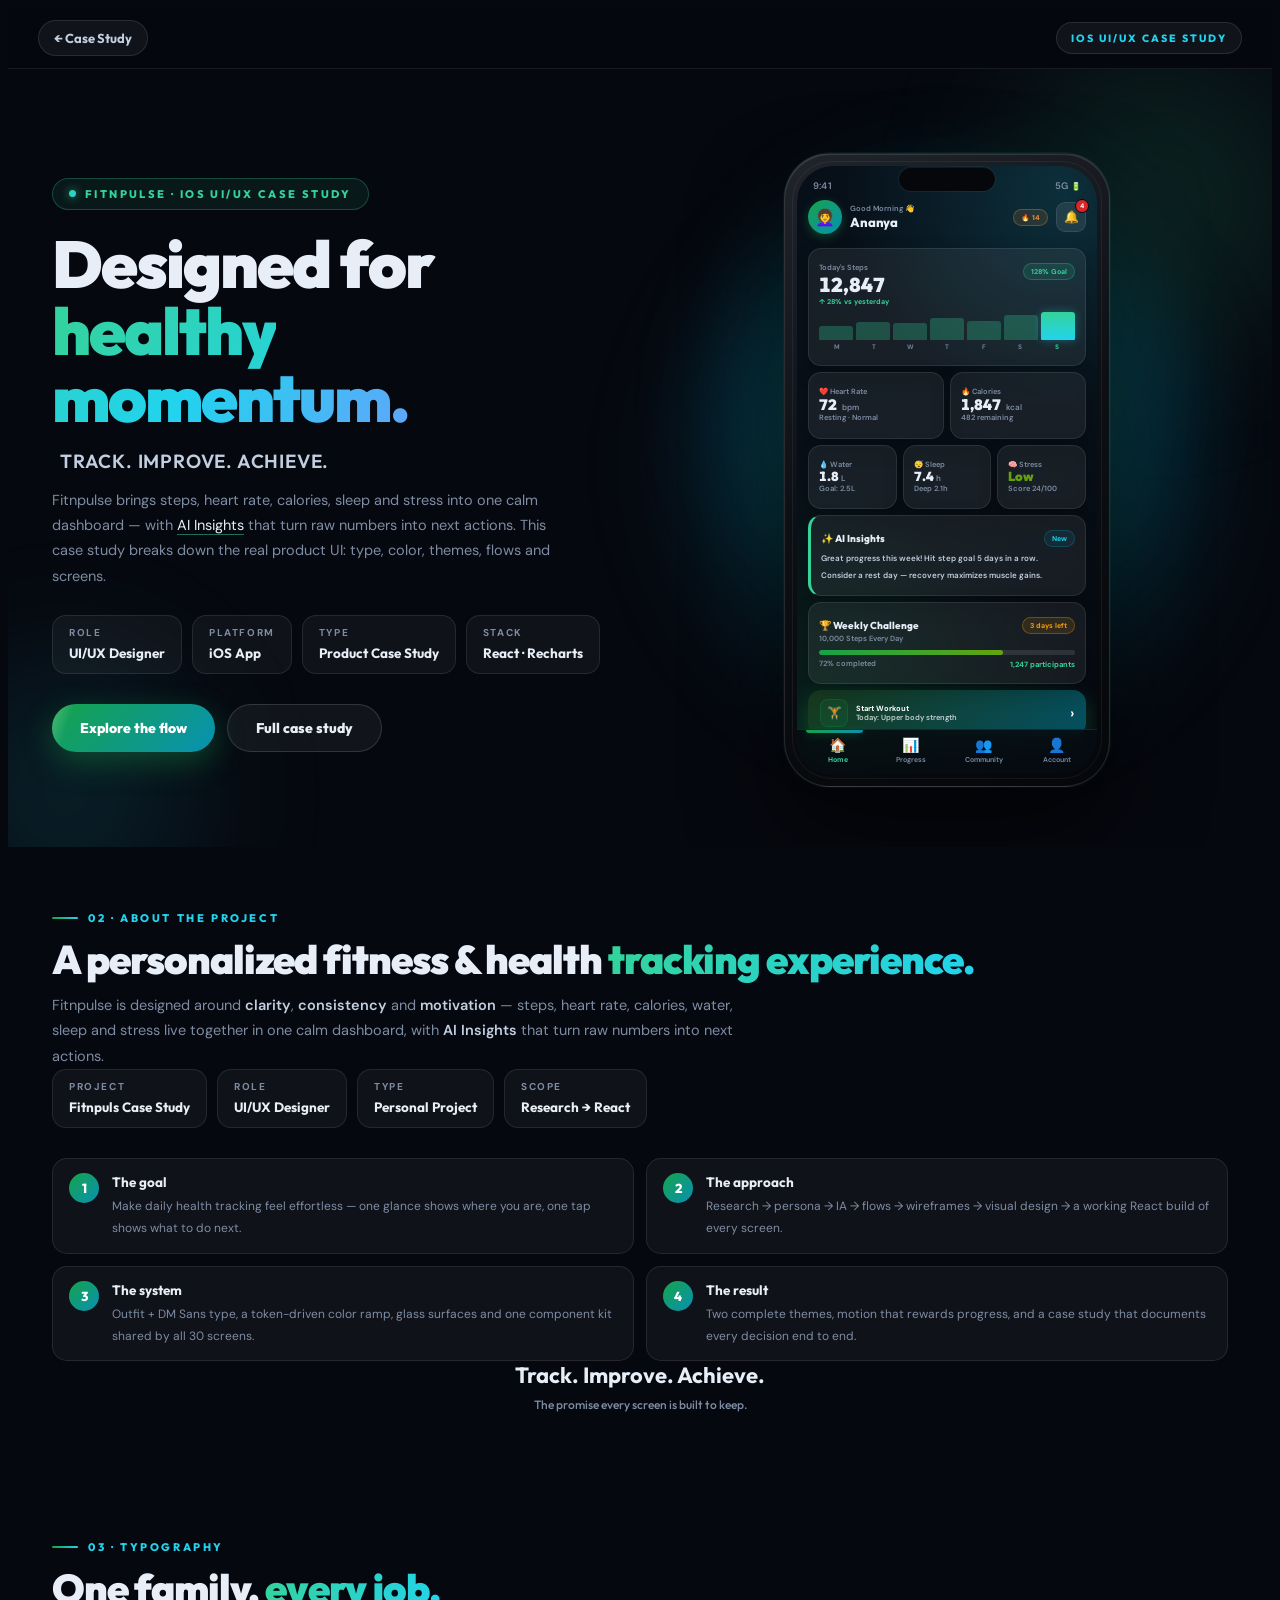
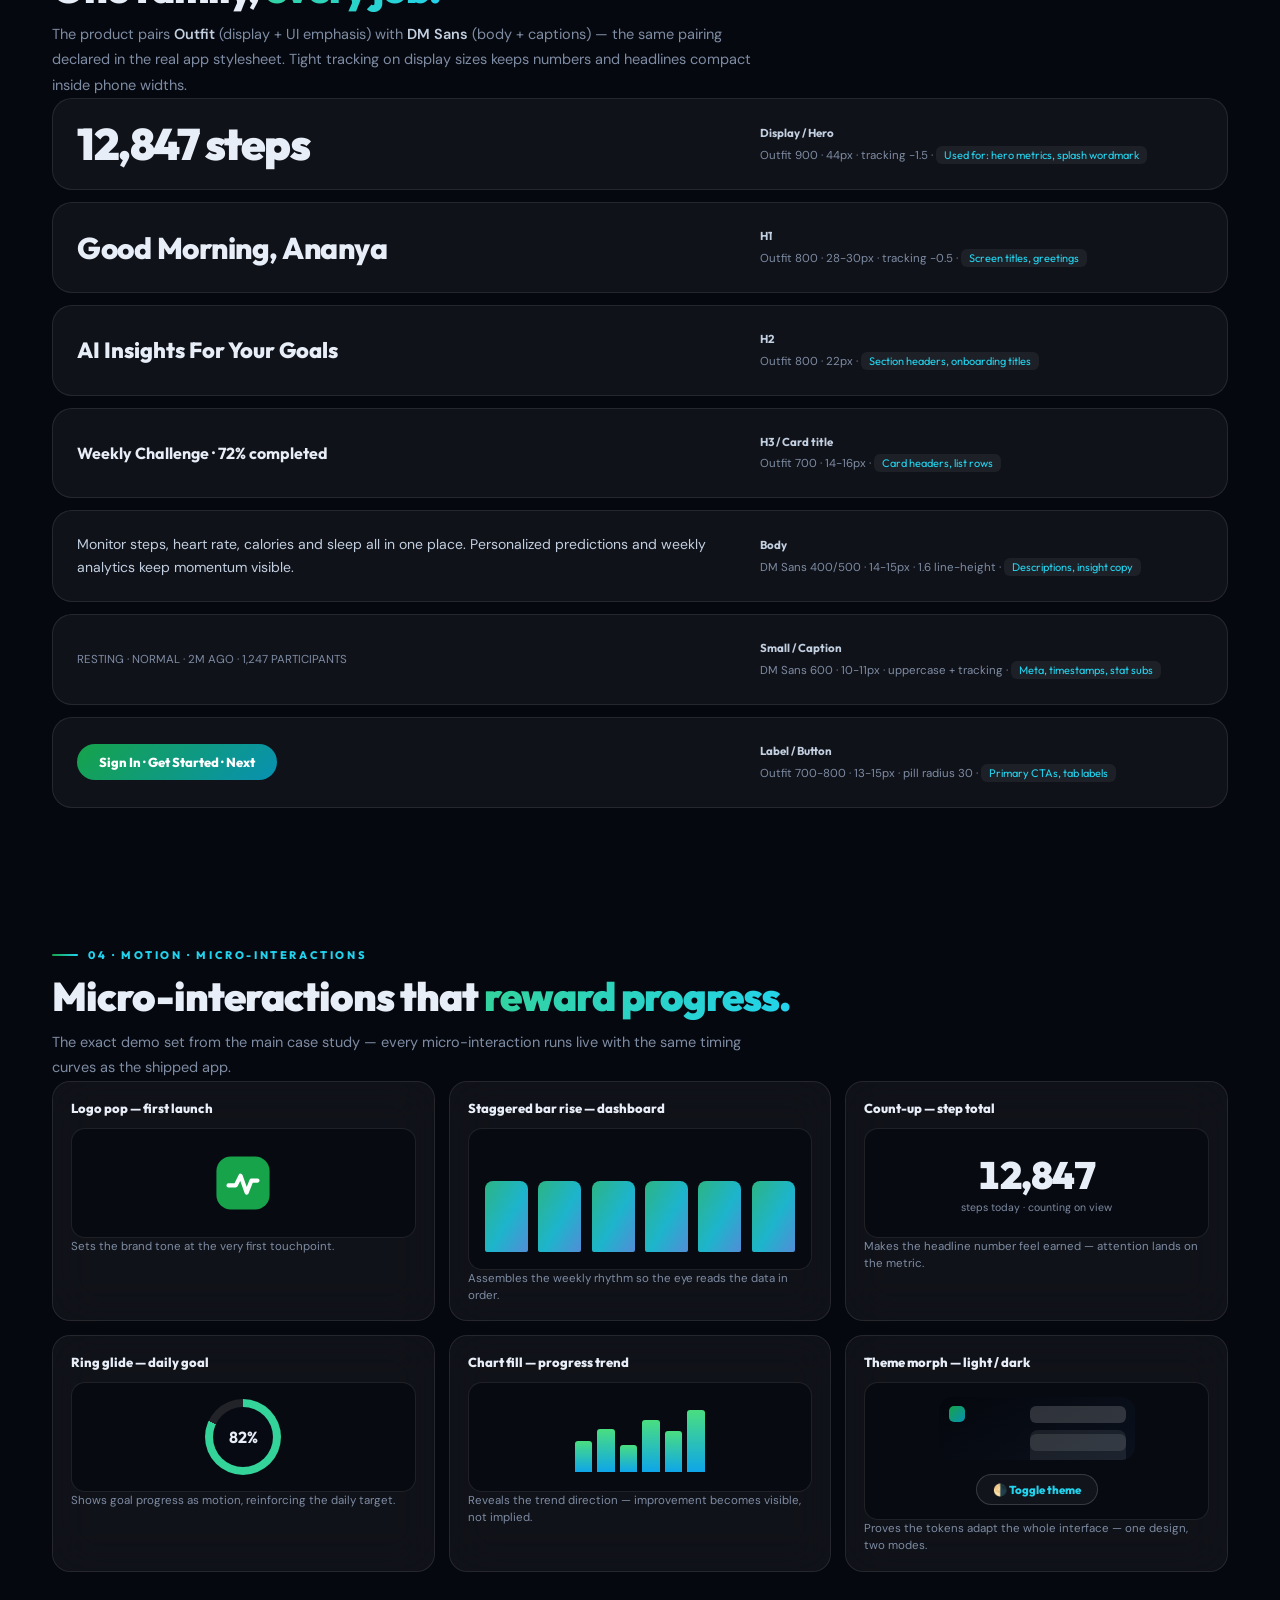
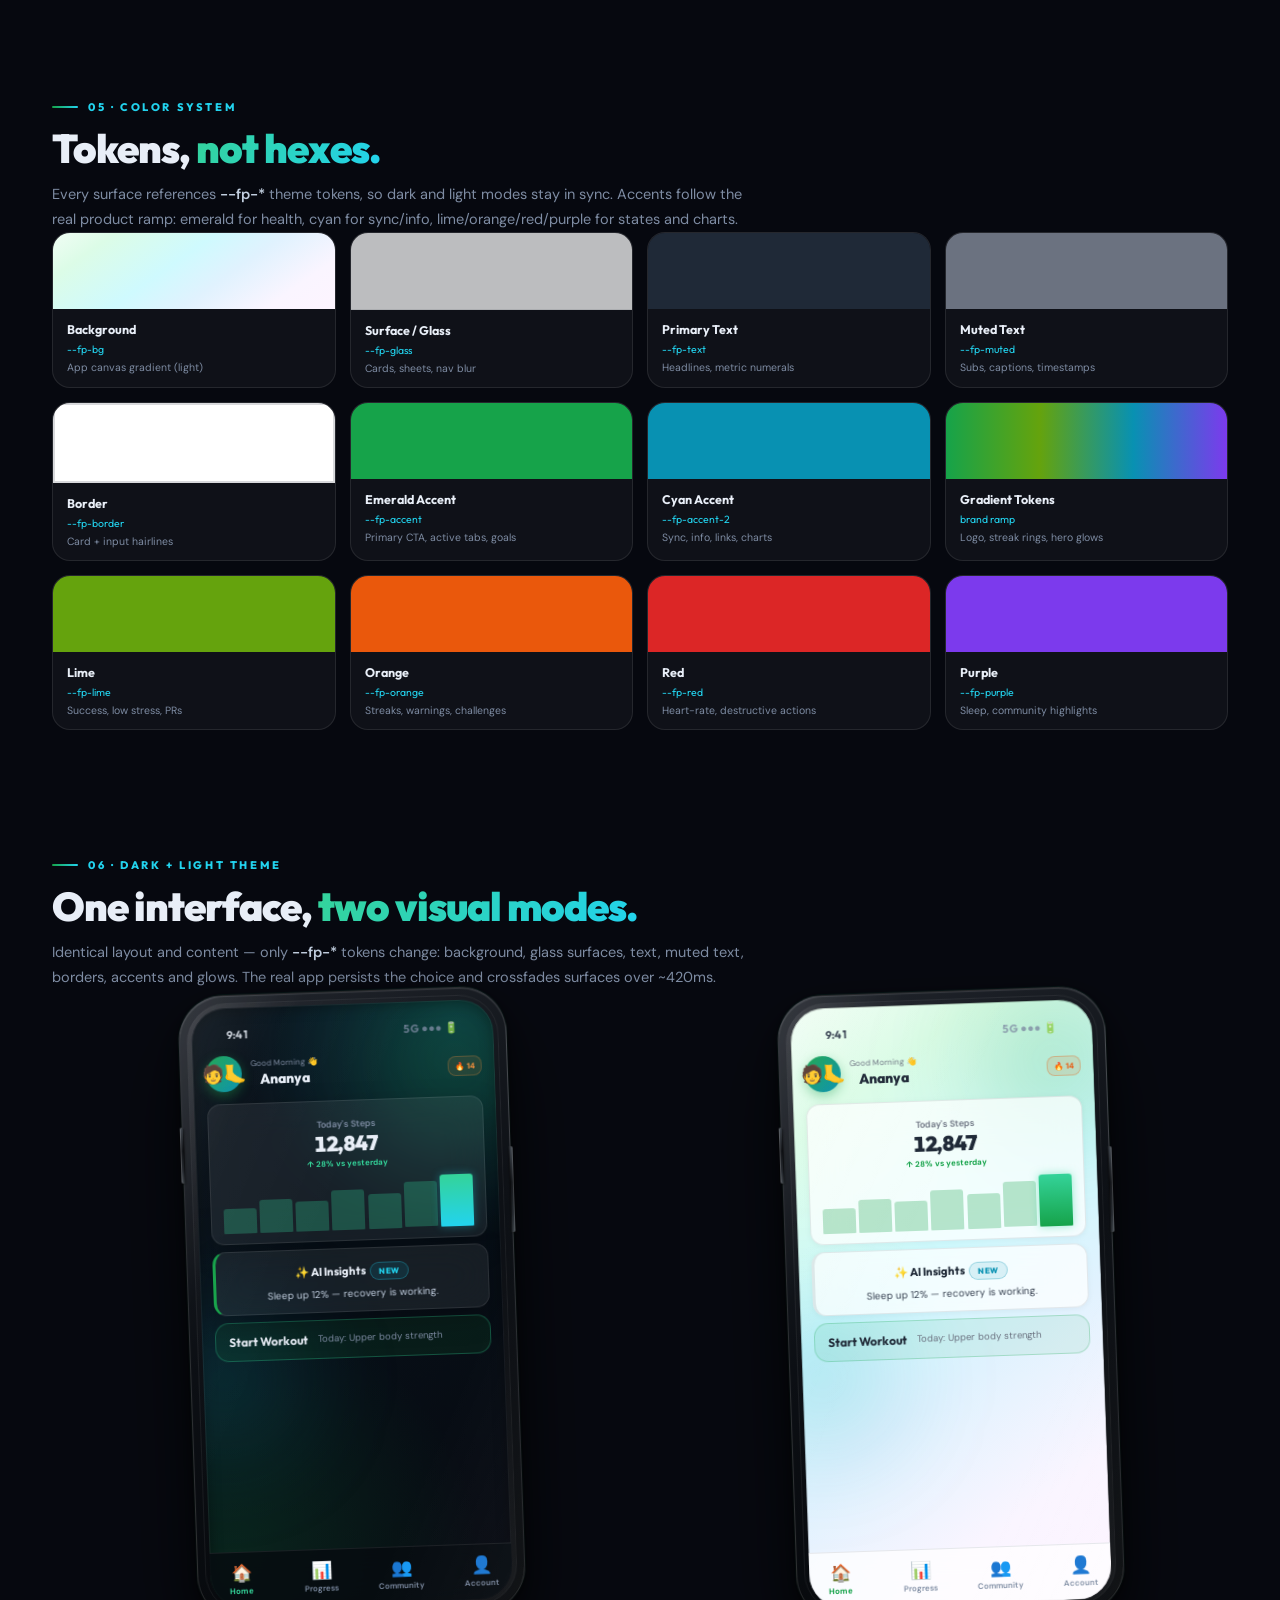
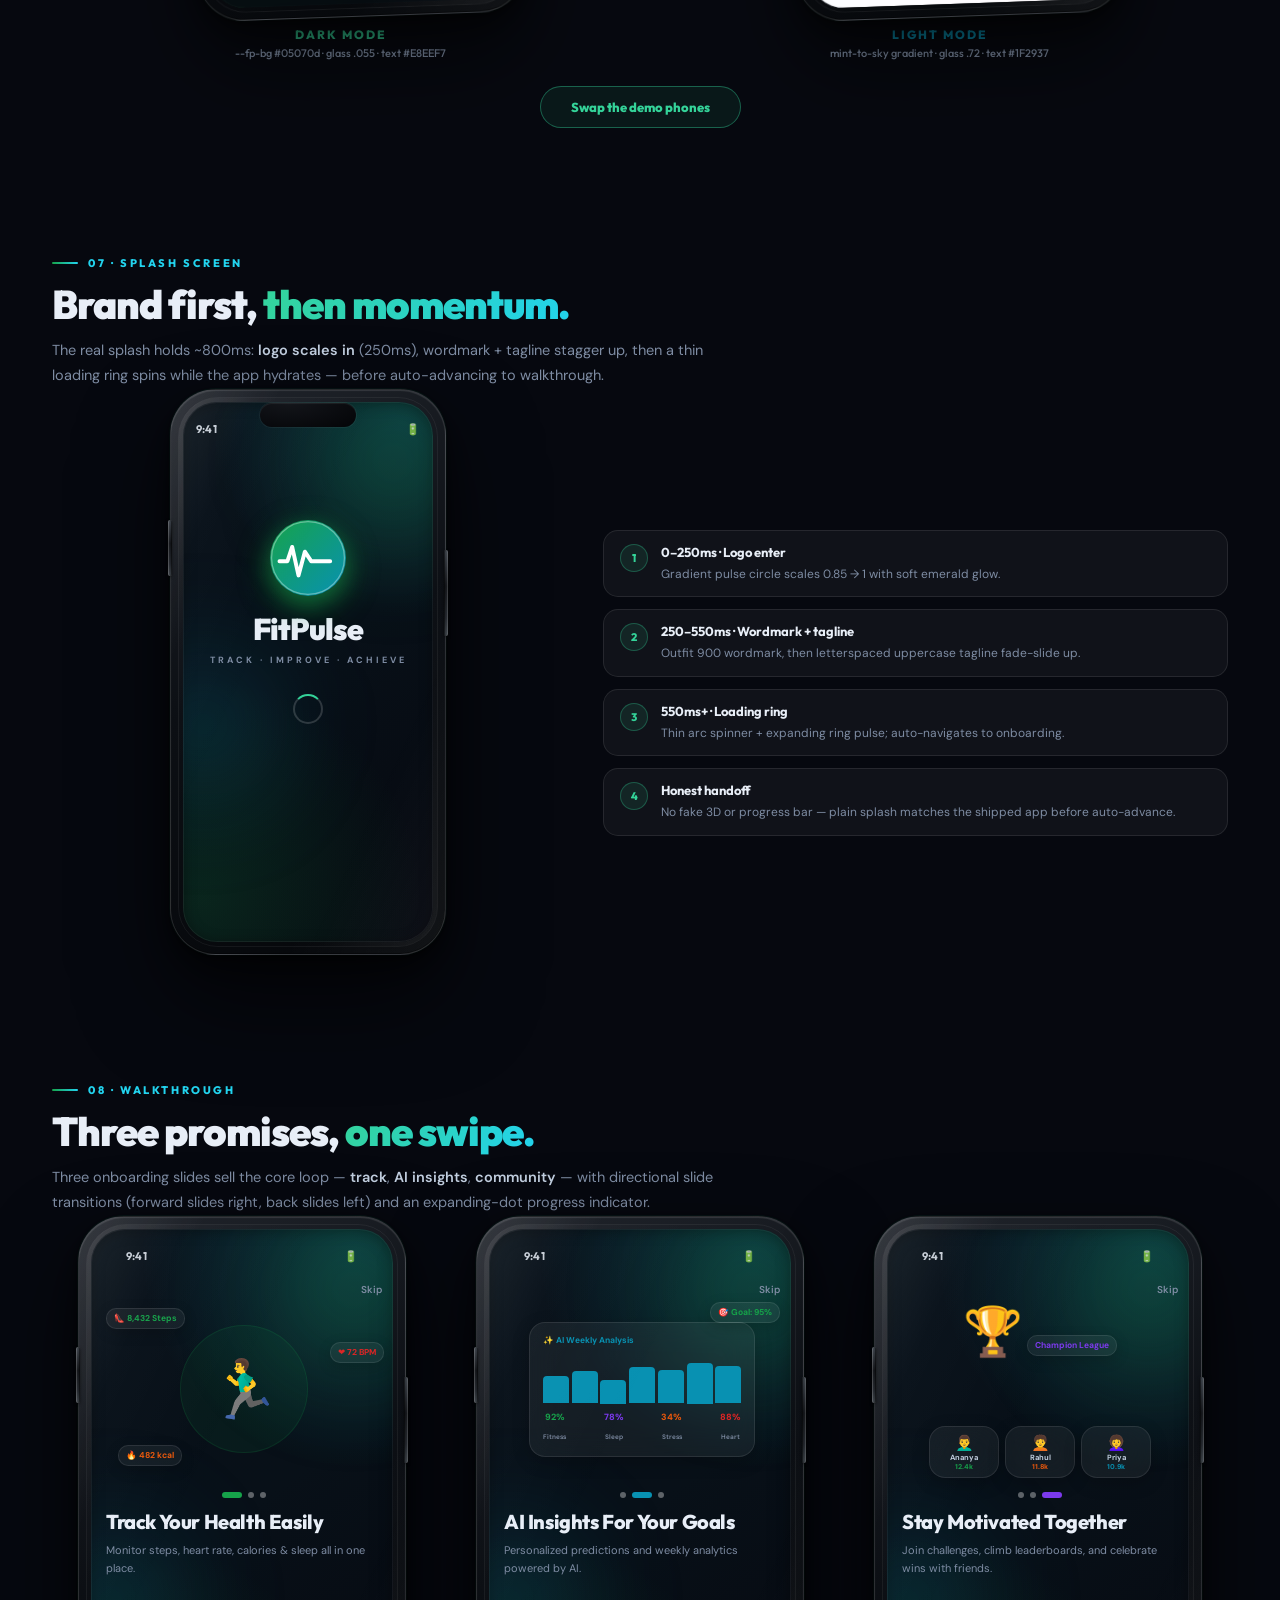
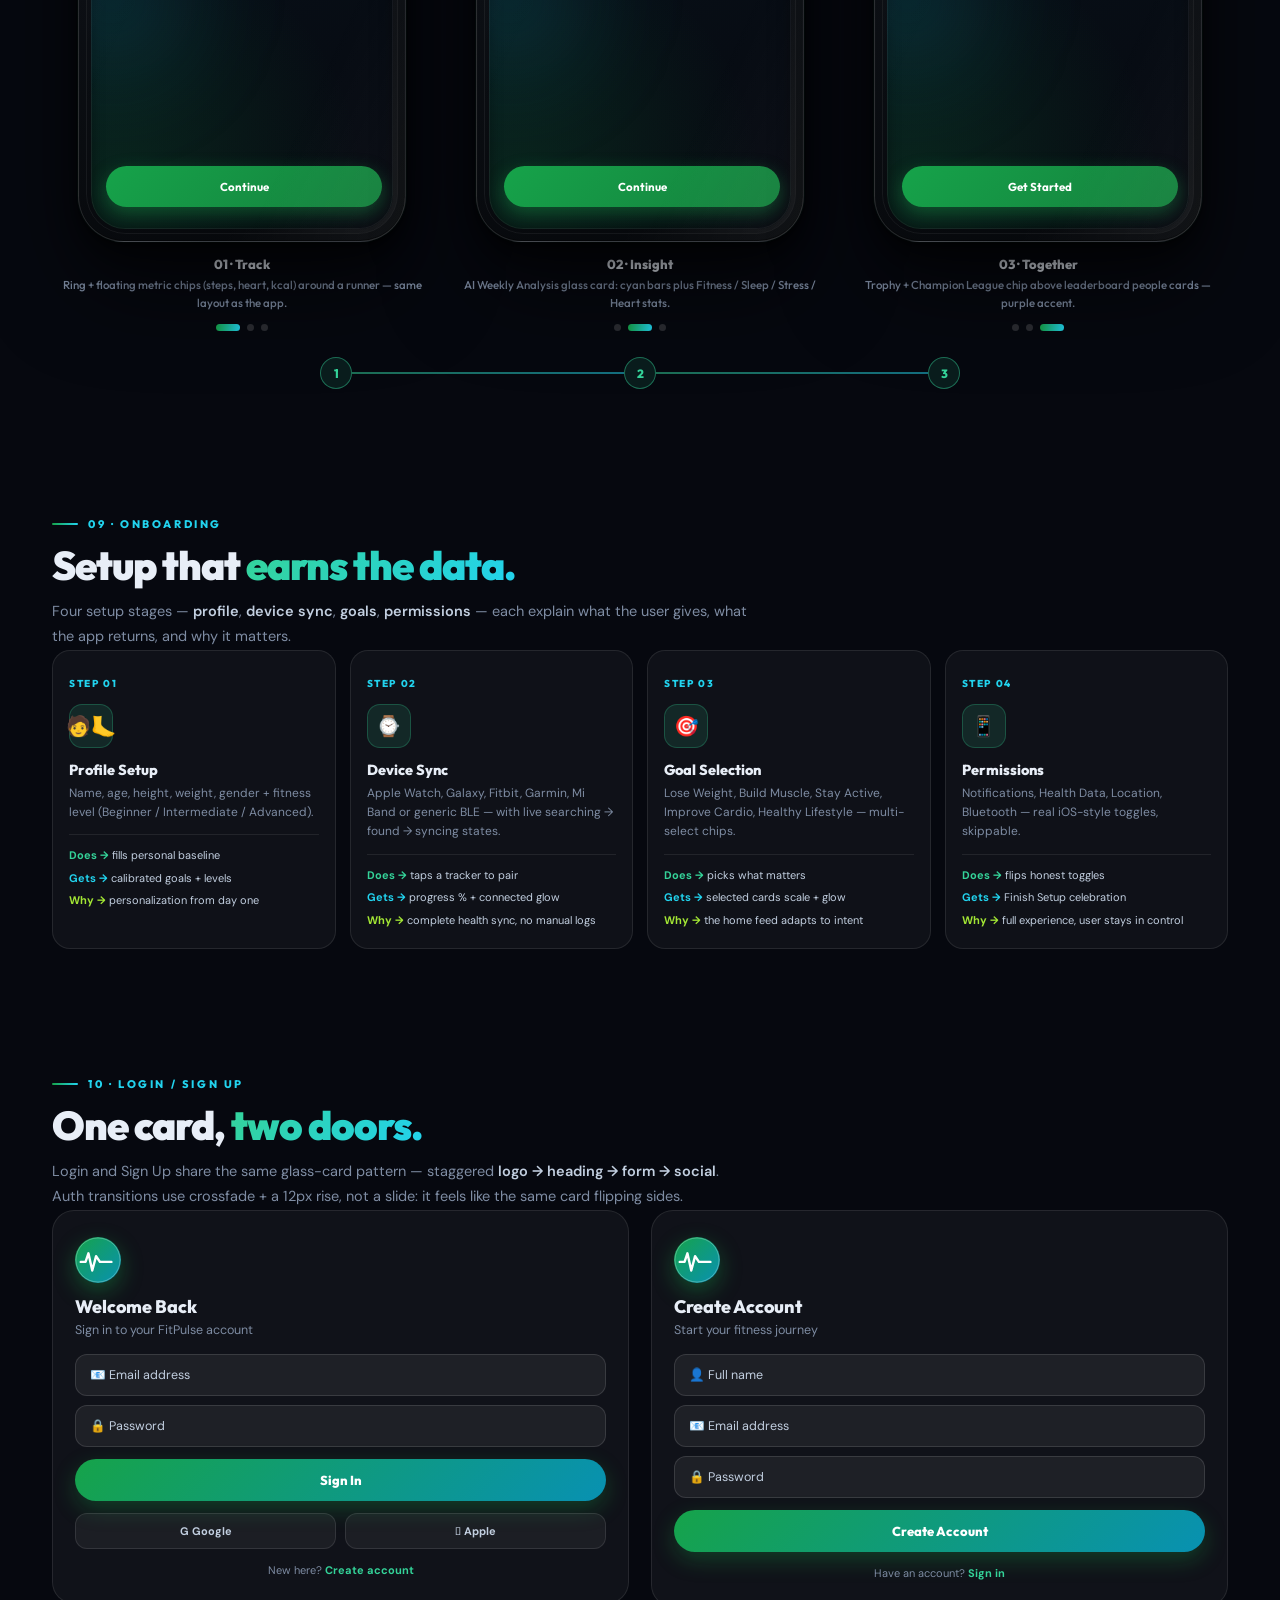
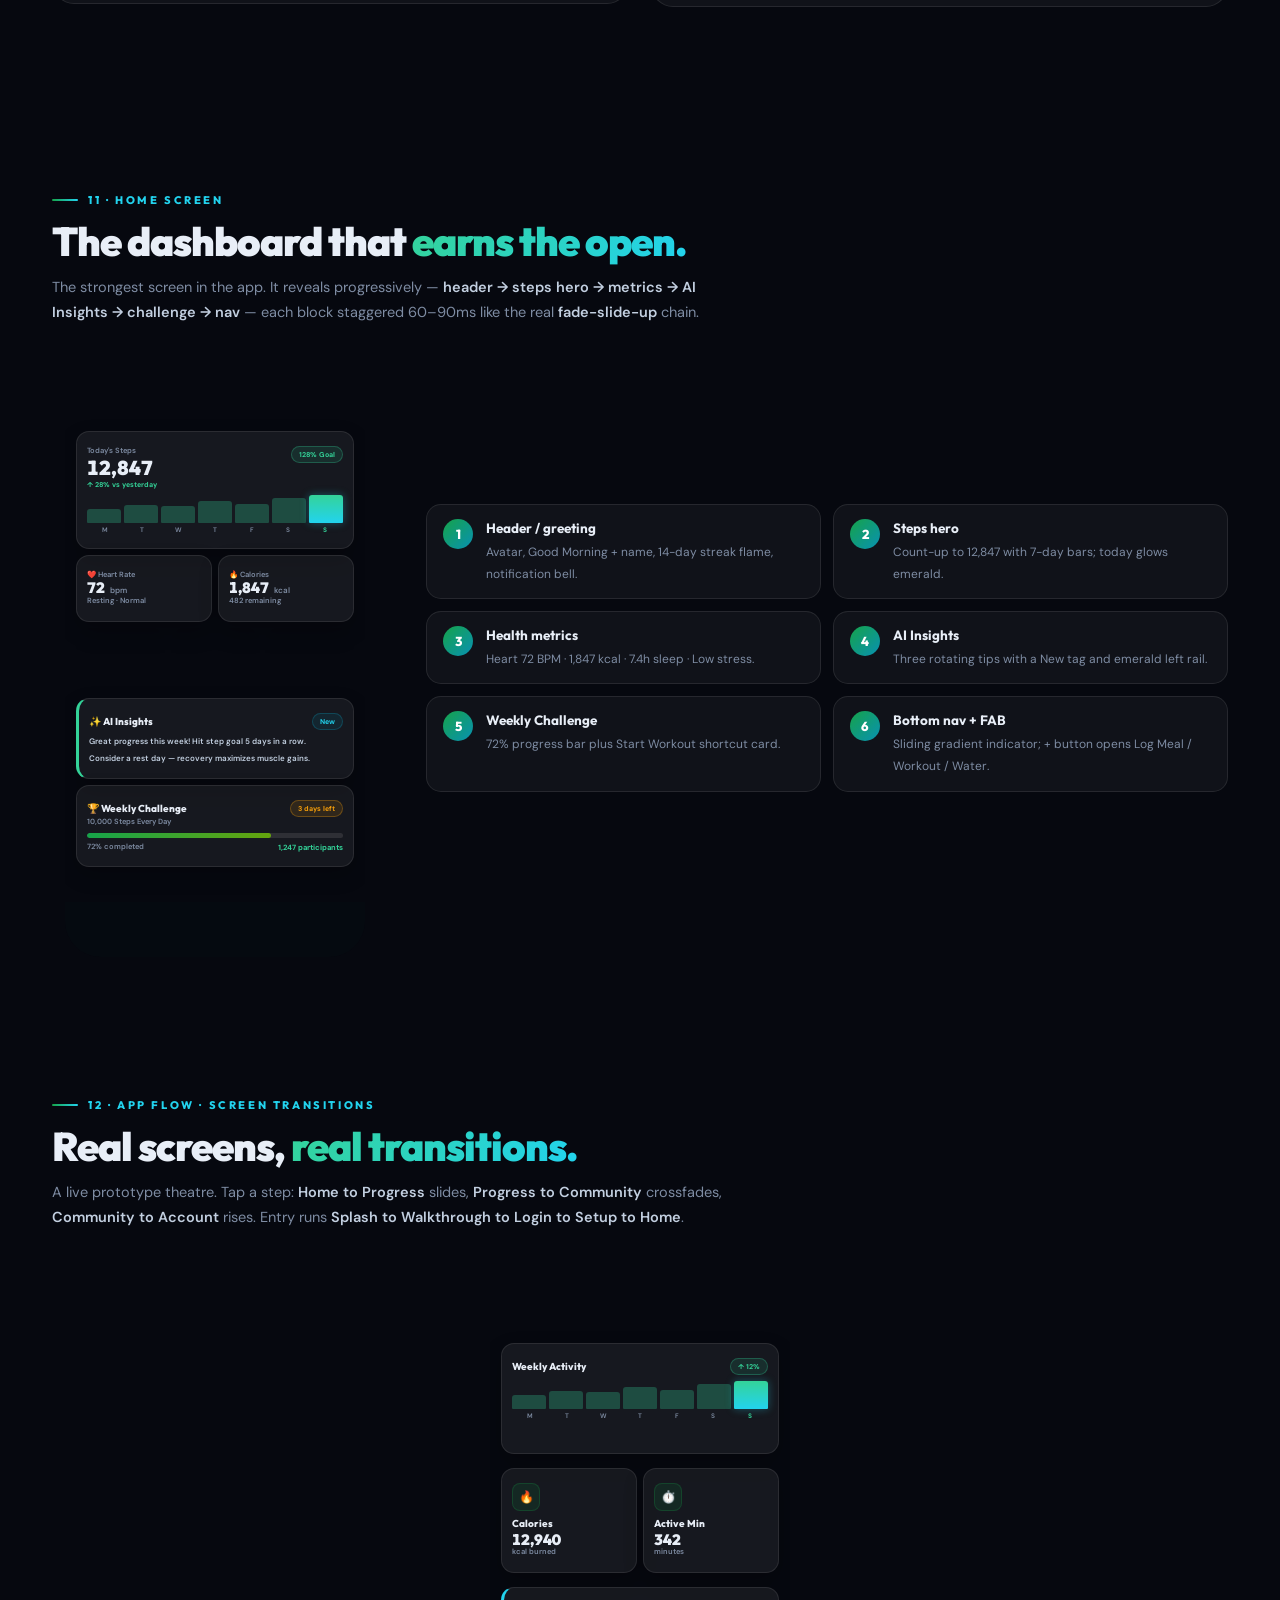
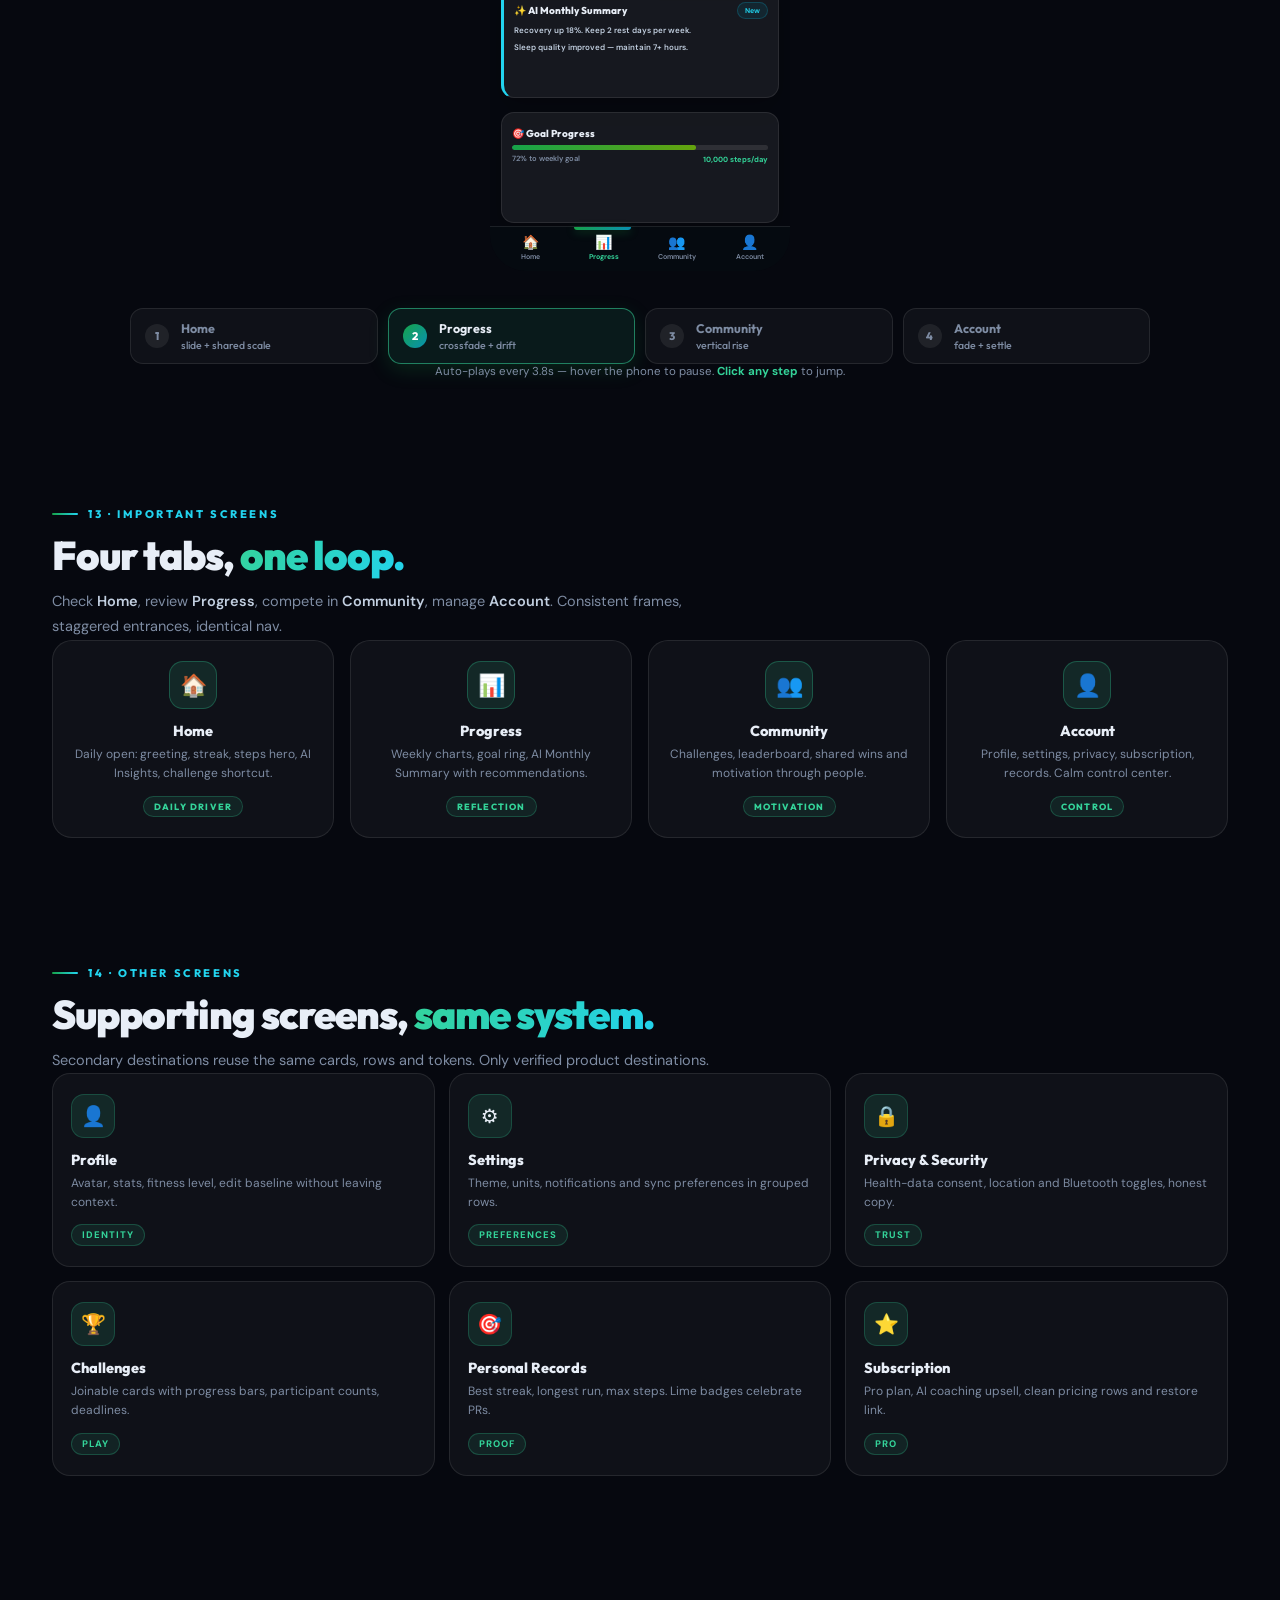
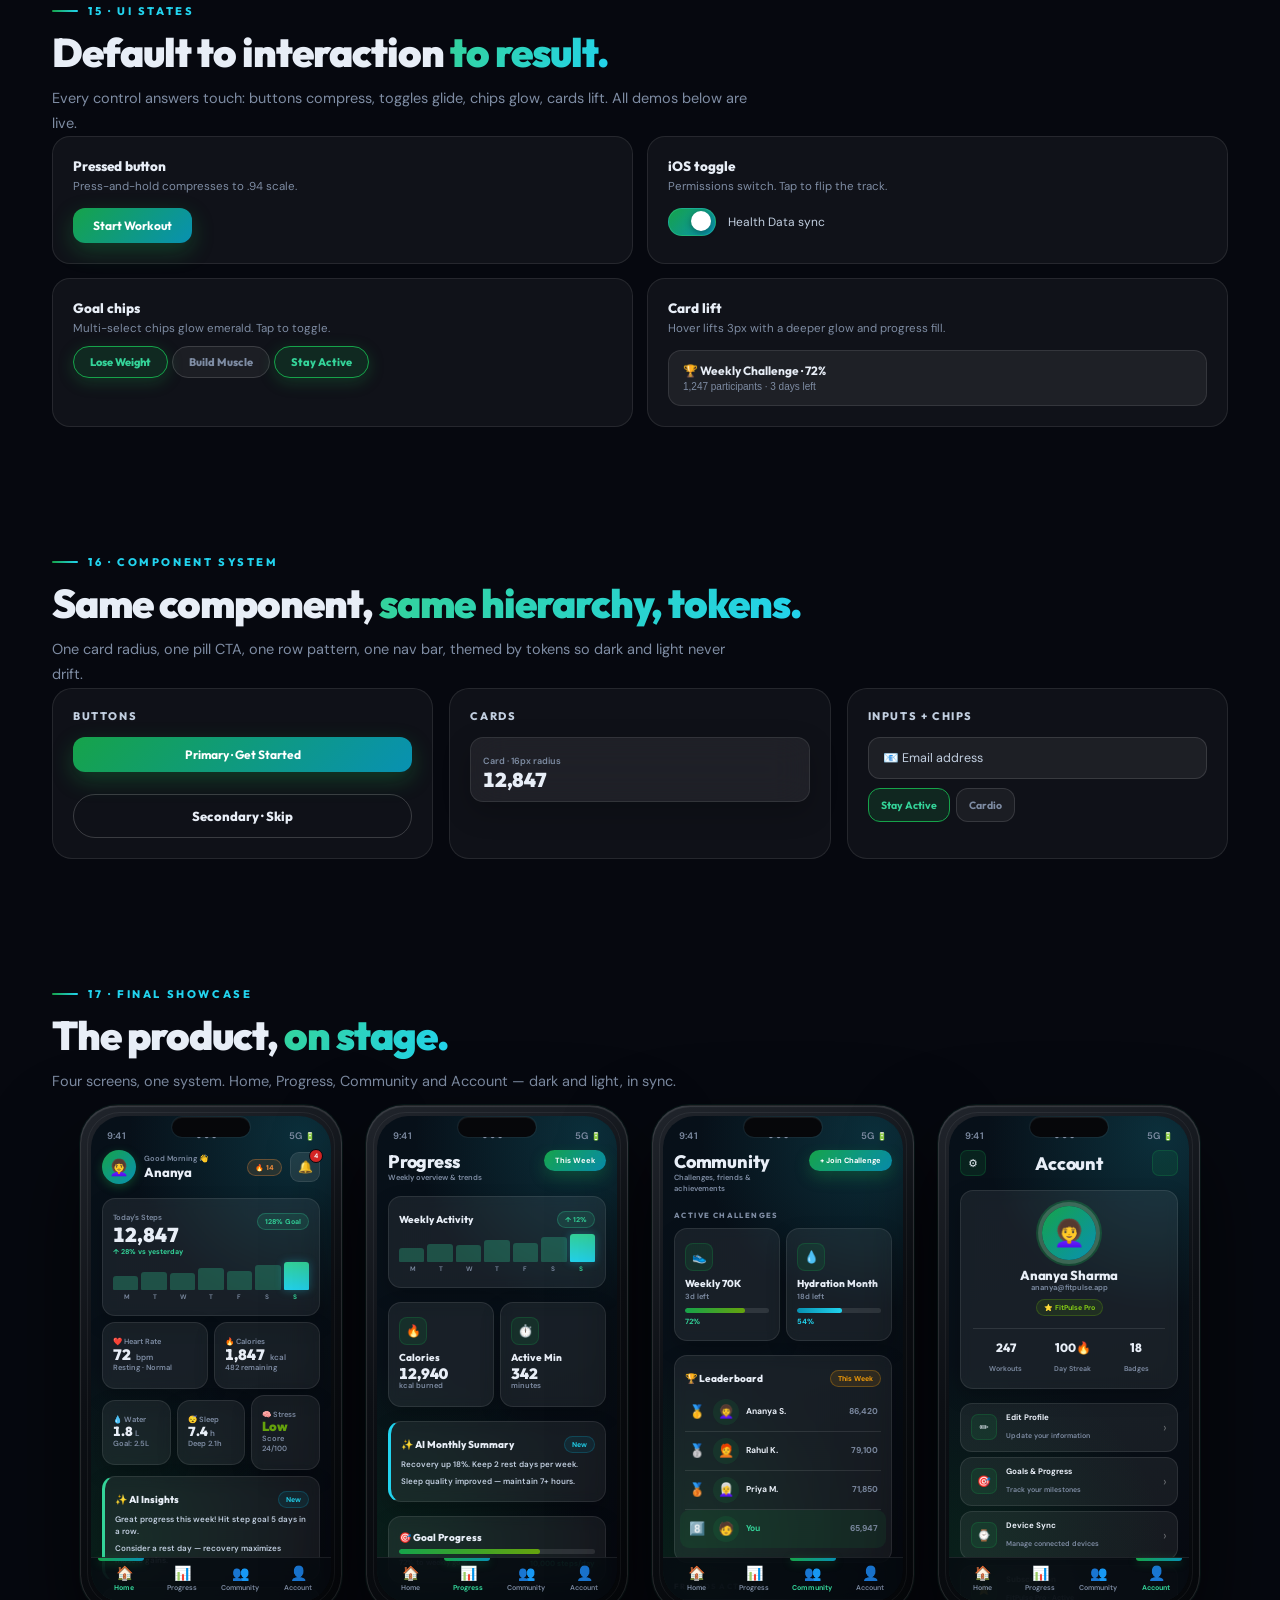
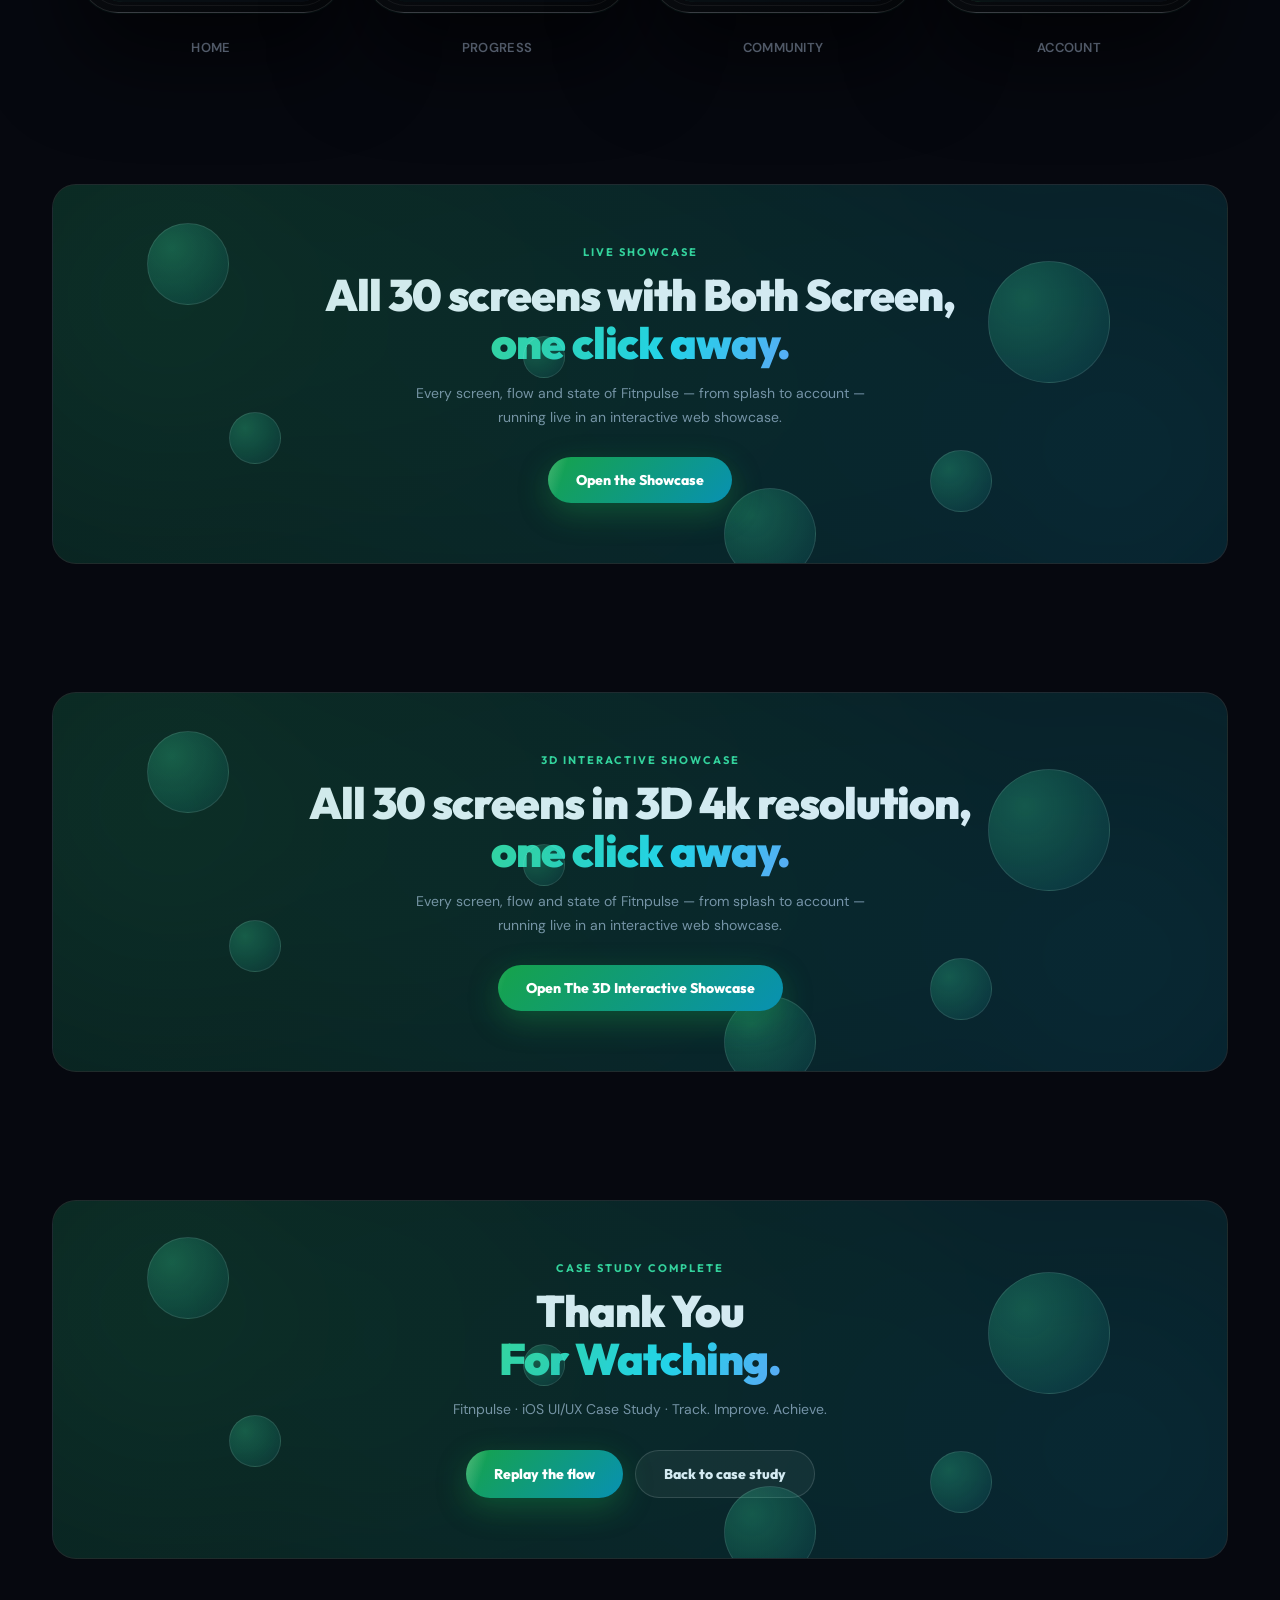
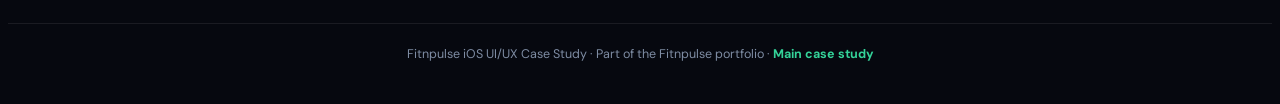
<file: case-study/mobilecase.html>
<!DOCTYPE html>
<html lang="en">

<head>
    <meta charset="utf-8" />
    <meta name="viewport" content="width=device-width, initial-scale=1.0" />
    <title>Fitnpulse - iOS UI/UX Case Study</title>
    <meta name="description"
        content="Fitnpulse iOS UI/UX case study: typography, color, themes, flows and interactive app screens." />
    <link rel="icon"
        href="data:image/svg+xml,%3Csvg xmlns=%27http://www.w3.org/2000/svg%27 viewBox=%270 0 48 48%27%3E%3Cdefs%3E%3ClinearGradient id=%27g%27 x1=%270%27 y1=%270%27 x2=%2748%27 y2=%2748%27 gradientUnits=%27userSpaceOnUse%27%3E%3Cstop offset=%270%27 stop-color=%27%2316A34A%27/%3E%3Cstop offset=%271%27 stop-color=%27%230891B2%27/%3E%3C/linearGradient%3E%3C/defs%3E%3Ccircle cx=%2724%27 cy=%2724%27 r=%2723%27 fill=%27url(%23g)%27/%3E%3Cpolyline points=%276,26 11,26 14,17 18,35 22,20 26,26 32,26 38,26%27 fill=%27none%27 stroke=%27white%27 stroke-width=%272.5%27 stroke-linecap=%27round%27 stroke-linejoin=%27round%27/%3E%3C/svg%3E" />
    <link href="https://fonts.googleapis.com" rel="preconnect" />
    <link crossorigin="" href="https://fonts.gstatic.com" rel="preconnect" />
    <link
        href="https://fonts.googleapis.com/css2?family=Outfit:wght@300;400;500;600;700;800;900&family=DM+Sans:ital,opsz,wght@0,9..40,400;0,9..40,500;0,9..40,600;0,9..40,700;1,9..40,400&display=swap"
        rel="stylesheet" />
    <link href="css/mobilecase.css" rel="stylesheet" />
</head>

<body class="mc-page">
    <nav class="mc-top">
        <a class="back" href="index.html">&#8592; Case Study</a>
        <span class="pill">iOS UI/UX Case Study</span>
    </nav>
    <header class="mc-hero">
        <div class="mc-wrap mc-hero-grid">
            <div>
                <span class="mc-kicker"><i></i>Fitnpulse &middot; iOS UI/UX Case Study</span>
                <h1>Designed for<br /><span class="grad">healthy momentum.</span></h1>
                <p class="tag">Track. Improve. Achieve.</p>
                <p class="sub">Fitnpulse brings steps, heart rate, calories, sleep and stress into one calm dashboard
                    &mdash; with <em>AI Insights</em> that turn raw numbers into next actions. This case study breaks
                    down the real product UI: type, color, themes, flows and screens.</p>
                <div class="mc-meta">
                    <div><span>Role</span><b>UI/UX Designer</b></div>
                    <div><span>Platform</span><b>iOS App</b></div>
                    <div><span>Type</span><b>Product Case Study</b></div>
                    <div><span>Stack</span><b>React &middot; Recharts</b></div>
                </div>
                <div class="mc-hero-cta">
                    <a class="mc-btn solid" href="#flow">Explore the flow</a>
                    <a class="mc-btn ghost" href="index.html">Full case study</a>
                </div>
            </div>
            <div class="mc-hero-visual">
                <div class="phone-glow" aria-hidden="true"></div>
                <div class="cover-phone" id="cover-phone">
                    <div class="cover-theme-layer cover-theme-dark">
                        <div class="cover-screens">
                            <!-- SCREEN 01 · HOME / DASHBOARD -->
                            <div class="cs-screen s-active" data-screen="home">
                                <div class="cs-status"><span>9:41</span><span class="cs-dots">●●●</span><span>5G
                                        <i>🔋</i></span></div>
                                <div class="cs-scroll">
                                    <div class="cs-row cs-spread cs-hdr">
                                        <div class="cs-row cs-gap">
                                            <span class="cs-avatar" aria-hidden="true">👩‍🦱</span>
                                            <div>
                                                <div class="cs-mute">Good Morning 👋</div>
                                                <div class="cs-name">Ananya</div>
                                            </div>
                                        </div>
                                        <div class="cs-row cs-gap">
                                            <span class="cs-chip orange">🔥 14</span>
                                            <span class="cs-bell">🔔<b>4</b></span>
                                        </div>
                                    </div>
                                    <div class="cs-card">
                                        <div class="cs-row cs-spread" style="align-items:flex-start">
                                            <div>
                                                <div class="cs-mute">Today's Steps</div>
                                                <div class="cs-num">12,847</div>
                                                <div class="cs-up">↑ 28% vs yesterday</div>
                                            </div>
                                            <span class="cs-chip green">128% Goal</span>
                                        </div>
                                        <div class="cs-bars"><i style="--h:48%"></i><i style="--h:63%"></i><i
                                                style="--h:58%"></i><i style="--h:76%"></i><i style="--h:67%"></i><i
                                                style="--h:87%"></i><i class="hot" style="--h:100%"></i></div>
                                        <div class="cs-days">
                                            <span>M</span><span>T</span><span>W</span><span>T</span><span>F</span><span>S</span><span
                                                class="hot">S</span></div>
                                    </div>
                                    <div class="cs-row">
                                        <div class="cs-card">
                                            <div class="cs-mute">❤️ Heart Rate</div>
                                            <div class="cs-num sm">72 <i>bpm</i></div>
                                            <div class="cs-mute">Resting · Normal</div>
                                        </div>
                                        <div class="cs-card">
                                            <div class="cs-mute">🔥 Calories</div>
                                            <div class="cs-num sm">1,847 <i>kcal</i></div>
                                            <div class="cs-mute">482 remaining</div>
                                        </div>
                                    </div>
                                    <div class="cs-row">
                                        <div class="cs-card">
                                            <div class="cs-mute">💧 Water</div>
                                            <div class="cs-num xs">1.8<i>L</i></div>
                                            <div class="cs-mute">Goal: 2.5L</div>
                                        </div>
                                        <div class="cs-card">
                                            <div class="cs-mute">😴 Sleep</div>
                                            <div class="cs-num xs">7.4<i>h</i></div>
                                            <div class="cs-mute">Deep 2.1h</div>
                                        </div>
                                        <div class="cs-card">
                                            <div class="cs-mute">🧠 Stress</div>
                                            <div class="cs-num xs lime">Low</div>
                                            <div class="cs-mute">Score 24/100</div>
                                        </div>
                                    </div>
                                    <div class="cs-card cs-ai">
                                        <div class="cs-row cs-spread"><b class="cs-t">✨ AI Insights</b><span
                                                class="cs-chip cyan">New</span></div>
                                        <p>Great progress this week! Hit step goal 5 days in a row.</p>
                                        <p>Consider a rest day — recovery maximizes muscle gains.</p>
                                    </div>
                                    <div class="cs-card">
                                        <div class="cs-row cs-spread"><b class="cs-t">🏆 Weekly Challenge</b><span
                                                class="cs-chip amber">3 days left</span></div>
                                        <div class="cs-mute">10,000 Steps Every Day</div>
                                        <div class="cs-track"><i style="--w:72%"></i></div>
                                        <div class="cs-row cs-spread cs-footnote"><span class="cs-mute">72%
                                                completed</span><span class="cs-go">1,247 participants</span></div>
                                    </div>
                                    <div class="cs-cta"><span class="cs-ico" aria-hidden="true">🏋️</span>
                                        <div>
                                            <div class="cs-go">Start Workout</div>
                                            <div class="cs-mute">Today: Upper body strength</div>
                                        </div><b aria-hidden="true">›</b>
                                    </div>
                                </div>
                                <div class="cs-nav ind1">
                                    <div class="cs-tab on"><span>🏠</span>Home</div>
                                    <div class="cs-tab"><span>📊</span>Progress</div>
                                    <div class="cs-tab"><span>👥</span>Community</div>
                                    <div class="cs-tab"><span>👤</span>Account</div>
                                </div>
                            </div>
                            <!-- SCREEN 02 · PROGRESS -->
                            <div class="cs-screen" data-screen="progress">
                                <div class="cs-status"><span>9:41</span><span class="cs-dots">●●●</span><span>5G
                                        <i>🔋</i></span></div>
                                <div class="cs-scroll">
                                    <div class="cs-row cs-spread" style="margin-bottom:8px">
                                        <b class="cs-stitle">Progress</b>
                                        <span class="cs-seg"><i class="on">Week</i><i>Month</i></span>
                                    </div>
                                    <div class="cs-row" style="margin-bottom:8px">
                                        <div class="cs-card c3">
                                            <div class="cs-ico">🏋️</div><b>24</b><span class="cs-mute">Workouts</span>
                                        </div>
                                        <div class="cs-card c3">
                                            <div class="cs-ico">📅</div><b>19/30</b><span class="cs-mute">Active
                                                Days</span>
                                        </div>
                                        <div class="cs-card c3">
                                            <div class="cs-ico">👟</div><b>9.8k</b><span class="cs-mute">Avg
                                                Steps</span>
                                        </div>
                                    </div>
                                    <div class="cs-card" style="margin-bottom:8px">
                                        <div class="cs-row cs-spread"><b class="cs-t">Weight Trend</b><span
                                                class="cs-chip green">↓ 3.2 kg</span></div>
                                        <div class="cs-mute" style="margin-bottom:2px">Lost 3.2 kg this month</div>
                                        <svg class="cs-chart" viewBox="0 0 240 58" preserveAspectRatio="none"
                                            aria-hidden="true">
                                            <defs>
                                                <linearGradient id="cs-w" x1="0" y1="0" x2="0" y2="1">
                                                    <stop offset="0" stop-color="#34d399" stop-opacity="0.3"></stop>
                                                    <stop offset="1" stop-color="#34d399" stop-opacity="0"></stop>
                                                </linearGradient>
                                            </defs>
                                            <path class="cs-area"
                                                d="M0 14 C 40 12, 60 22, 100 26 C 140 30, 180 34, 240 42 L 240 58 L 0 58 Z"
                                                fill="url(#cs-w)"></path>
                                            <path class="cs-line"
                                                d="M0 14 C 40 12, 60 22, 100 26 C 140 30, 180 34, 240 42" fill="none">
                                            </path>
                                            <circle class="cs-dot" cx="240" cy="42" r="3"></circle>
                                        </svg>
                                        <div class="cs-days">
                                            <span>W1</span><span>W2</span><span>W3</span><span>W4</span><span>W5</span><span>W6</span><span
                                                class="hot">Now</span></div>
                                    </div>
                                    <div class="cs-card cs-bmi" style="margin-bottom:8px">
                                        <span class="cs-ico" aria-hidden="true">⚕️</span>
                                        <div>
                                            <div class="cs-mute">BMI Score</div>
                                            <div class="cs-num sm" style="color:var(--ct-chart)">22.4</div><span
                                                class="cs-chip green">Normal Weight</span>
                                        </div>
                                        <div class="cs-bm-right">
                                            <div>178 cm</div>
                                            <div>71.0 kg</div>
                                        </div>
                                    </div>
                                    <div class="cs-card cs-cyan" style="margin-bottom:8px">
                                        <b class="cs-t" style="color:var(--ct-accent2)">✨ AI Monthly Summary</b>
                                        <p>Outstanding month! 19/30 step goals hit and 3.2 kg lost. Keep it up! 💪</p>
                                    </div>
                                    <div class="cs-mute cs-sec">Achievement Badges</div>
                                    <div class="cs-badges">
                                        <div class="cs-badge"><span aria-hidden="true">🔥</span><b>100 Day Streak</b>
                                        </div>
                                        <div class="cs-badge"><span aria-hidden="true">👟</span><b>500K Steps</b></div>
                                        <div class="cs-badge lock"><span aria-hidden="true">💧</span><b>30-Day
                                                Hydration</b></div>
                                        <div class="cs-badge lock"><span aria-hidden="true">💪</span><b>Strength
                                                Master</b></div>
                                    </div>
                                    <div class="cs-cta cs-cta-ghost"><span class="cs-ico">📄</span><span
                                            class="cs-go">Download PDF Report</span></div>
                                </div>
                                <div class="cs-nav ind2">
                                    <div class="cs-tab"><span>🏠</span>Home</div>
                                    <div class="cs-tab on"><span>📊</span>Progress</div>
                                    <div class="cs-tab"><span>👥</span>Community</div>
                                    <div class="cs-tab"><span>👤</span>Account</div>
                                </div>
                            </div>
                            <!-- SCREEN 03 · COMMUNITY -->
                            <div class="cs-screen" data-screen="community">
                                <div class="cs-status"><span>9:41</span><span class="cs-dots">●●●</span><span>5G
                                        <i>🔋</i></span></div>
                                <div class="cs-scroll">
                                    <div class="cs-row cs-spread" style="align-items:flex-start;margin-bottom:6px">
                                        <div><b class="cs-stitle">Community</b>
                                            <div class="cs-mute">Challenges, friends &amp; achievements</div>
                                        </div>
                                        <span class="cs-btn">+ Join Challenge</span>
                                    </div>
                                    <div class="cs-mute cs-sec">Active Challenges</div>
                                    <div class="cs-row" style="margin-bottom:8px">
                                        <div class="cs-card c3">
                                            <div class="cs-ico">👟</div><b class="cs-t">Weekly 70K</b>
                                            <div class="cs-mute">3d left</div>
                                            <div class="cs-track"><i style="--w:72%"></i></div>
                                            <div class="cs-go">72%</div>
                                        </div>
                                        <div class="cs-card c3">
                                            <div class="cs-ico" style="color:var(--ct-accent2)">💧</div><b
                                                class="cs-t">Hydration Month</b>
                                            <div class="cs-mute">18d left</div>
                                            <div class="cs-track tk2"><i style="--w:54%"></i></div>
                                            <div class="cs-go" style="color:var(--ct-accent2)">54%</div>
                                        </div>
                                    </div>
                                    <div class="cs-card cs-lb" style="margin-bottom:8px">
                                        <div class="cs-row cs-spread" style="margin-bottom:6px"><b class="cs-t">🏆
                                                Leaderboard</b><span class="cs-chip amber">This Week</span></div>
                                        <div class="cs-lbrow"><span aria-hidden="true">🥇</span><i
                                                class="cs-av">👩‍🦱</i><b>Ananya S.</b><em>86,420</em></div>
                                        <div class="cs-lbrow"><span aria-hidden="true">🥈</span><i
                                                class="cs-av">🧑‍🦰</i><b>Rahul K.</b><em>79,100</em></div>
                                        <div class="cs-lbrow"><span aria-hidden="true">🥉</span><i
                                                class="cs-av">👩‍🦳</i><b>Priya M.</b><em>71,850</em></div>
                                        <div class="cs-lbrow you"><span aria-hidden="true">8️⃣</span><i
                                                class="cs-av">🧑</i><b>You</b><em>65,947</em></div>
                                    </div>
                                    <div class="cs-mute cs-sec">Friends Activity</div>
                                    <div class="cs-card cs-feed">
                                        <div class="cs-row cs-gap"><span class="cs-av sm">🧑‍🦰</span>
                                            <div>
                                                <div class="cs-fname">Rahul K.</div>
                                                <div class="cs-mute">2h ago</div>
                                            </div>
                                        </div>
                                        <p>Completed a 5K run in 28:30 🏃 Personal best!</p>
                                    </div>
                                    <div class="cs-card cs-feed">
                                        <div class="cs-row cs-gap"><span class="cs-av sm">👩‍🦳</span>
                                            <div>
                                                <div class="cs-fname">Priya M.</div>
                                                <div class="cs-mute">4h ago</div>
                                            </div>
                                        </div>
                                        <p>Hit 100-day streak! 🔥 So proud of this milestone.</p>
                                    </div>
                                    <div class="cs-card cs-feed">
                                        <div class="cs-row cs-gap"><span class="cs-av sm">🧑‍🦱</span>
                                            <div>
                                                <div class="cs-fname">Dev R.</div>
                                                <div class="cs-mute">6h ago</div>
                                            </div>
                                        </div>
                                        <p>New PR: Bench Press 100kg 💪 Strength is growing!</p>
                                    </div>
                                </div>
                                <div class="cs-nav ind3">
                                    <div class="cs-tab"><span>🏠</span>Home</div>
                                    <div class="cs-tab"><span>📊</span>Progress</div>
                                    <div class="cs-tab on"><span>👥</span>Community</div>
                                    <div class="cs-tab"><span>👤</span>Account</div>
                                </div>
                            </div>
                            <!-- SCREEN 04 · ACCOUNT -->
                            <div class="cs-screen" data-screen="account">
                                <div class="cs-status"><span>9:41</span><span class="cs-dots">●●●</span><span>5G
                                        <i>🔋</i></span></div>
                                <div class="cs-scroll">
                                    <div class="cs-row cs-spread" style="margin-bottom:8px">
                                        <span class="cs-ico tiny" aria-hidden="true">⚙️</span>
                                        <b class="cs-stitle">Account</b>
                                        <span class="cs-ico tiny" aria-hidden="true"></span>
                                    </div>
                                    <div class="cs-card cs-prof" style="margin-bottom:8px">
                                        <span class="cs-prof-av" aria-hidden="true">👩‍🦱</span>
                                        <div class="cs-name">Ananya Sharma</div>
                                        <div class="cs-mute">ananya@fitpulse.app</div>
                                        <span class="cs-chip lime">⭐ FitPulse Pro</span>
                                        <div class="cs-prof-stats">
                                            <div><b>247</b><span>Workouts</span></div>
                                            <div><b>100🔥</b><span>Day Streak</span></div>
                                            <div><b>18</b><span>Badges</span></div>
                                        </div>
                                    </div>
                                    <div class="cs-menu">
                                        <div class="cs-men"><span class="cs-ico tiny">✏️</span>
                                            <div><b>Edit Profile</b><small>Update your information</small></div><i
                                                aria-hidden="true">›</i>
                                        </div>
                                        <div class="cs-men"><span class="cs-ico tiny">🎯</span>
                                            <div><b>Goals &amp; Progress</b><small>Track your milestones</small></div><i
                                                aria-hidden="true">›</i>
                                        </div>
                                        <div class="cs-men"><span class="cs-ico tiny">⌚</span>
                                            <div><b>Device Sync</b><small>Manage connected devices</small></div><i
                                                aria-hidden="true">›</i>
                                        </div>
                                        <div class="cs-men"><span class="cs-ico tiny">⭐</span>
                                            <div><b>Subscription</b><small>FitPulse Pro · Active</small></div><i
                                                aria-hidden="true">›</i>
                                        </div>
                                        <div class="cs-men"><span class="cs-ico tiny">🏆</span>
                                            <div><b>Personal Records</b><small>Your best performances</small></div><i
                                                aria-hidden="true">›</i>
                                        </div>
                                        <div class="cs-men"><span class="cs-ico tiny">🔒</span>
                                            <div><b>Privacy &amp; Security</b><small>Manage your data</small></div><i
                                                aria-hidden="true">›</i>
                                        </div>
                                        <div class="cs-men out"><span class="cs-ico tiny">🚪</span>
                                            <div><b style="color:var(--ct-red)">Sign Out</b></div>
                                        </div>
                                    </div>
                                    <div class="cs-foot">FitPulse v3.2.1 · Member since Jan 2024</div>
                                </div>
                                <div class="cs-nav ind4">
                                    <div class="cs-tab"><span>🏠</span>Home</div>
                                    <div class="cs-tab"><span>📊</span>Progress</div>
                                    <div class="cs-tab"><span>👥</span>Community</div>
                                    <div class="cs-tab on"><span>👤</span>Account</div>
                                </div>
                            </div>
                        </div>
                    </div>
                    <div class="cover-theme-layer cover-theme-light" aria-hidden="true"></div>
                </div>
            </div>
    </header>
    <main>
        <!-- 02 ABOUT THE PROJECT -->
        <section class="mc-sec" id="about">
            <div class="mc-wrap">
                <div class="mc-eyebrow mrv m-up">02 &middot; About the Project</div>
                <h2 class="mrv m-blur">A personalized fitness &amp; health <span class="grad">tracking experience.</span></h2>
                <p class="mc-lede mrv m-up">Fitnpulse is designed around <b>clarity</b>, <b>consistency</b> and
                    <b>motivation</b> &mdash; steps, heart rate, calories, water, sleep and stress live together in one
                    calm dashboard, with <b>AI Insights</b> that turn raw numbers into next actions.</p>
                <div class="mc-meta mrv m-up">
                    <div><span>Project</span><b>Fitnpuls Case Study</b></div>
                    <div><span>Role</span><b>UI/UX Designer</b></div>
                    <div><span>Type</span><b>Personal Project</b></div>
                    <div><span>Scope</span><b>Research &rarr; React</b></div>
                </div>
                <div class="callouts mrv-stagger">
                    <div class="callout m-left"><span class="c-dot">1</span>
                        <div><b>The goal</b><small>Make daily health tracking feel effortless &mdash; one glance shows
                                where you are, one tap shows what to do next.</small></div>
                    </div>
                    <div class="callout m-right"><span class="c-dot">2</span>
                        <div><b>The approach</b><small>Research &rarr; persona &rarr; IA &rarr; flows &rarr; wireframes
                                &rarr; visual design &rarr; a working React build of every screen.</small></div>
                    </div>
                    <div class="callout m-left"><span class="c-dot">3</span>
                        <div><b>The system</b><small>Outfit + DM Sans type, a token-driven color ramp, glass surfaces
                                and one component kit shared by all 30 screens.</small></div>
                    </div>
                    <div class="callout m-right"><span class="c-dot">4</span>
                        <div><b>The result</b><small>Two complete themes, motion that rewards progress, and a case
                                study that documents every decision end to end.</small></div>
                    </div>
                </div>
                <p class="mc-quote mrv m-up">Track. Improve. Achieve.<small>The promise every screen is built to
                        keep.</small></p>
            </div>
        </section>
        <!-- 03 TYPOGRAPHY -->
        <section class="mc-sec" id="type">
            <div class="mc-wrap">
                <div class="mc-eyebrow mrv m-up">03 &middot; Typography</div>
                <h2 class="mrv m-blur">One family, <span class="grad">every job.</span></h2>
                <p class="mc-lede mrv m-up">The product pairs <b>Outfit</b> (display + UI emphasis) with <b>DM Sans</b>
                    (body + captions) &mdash; the same pairing declared in the real app stylesheet. Tight tracking on
                    display sizes keeps numbers and headlines compact inside phone widths.</p>
                <div class="mrv-stagger">
                    <div class="type-card m-left">
                        <div class="type-demo-display">12,847 steps</div>
                        <div class="type-meta"><b>Display / Hero</b><br />Outfit 900 &middot; 44px &middot; tracking
                            -1.5 &middot; <code>Used for: hero metrics, splash wordmark</code></div>
                    </div>
                    <div class="type-card m-right">
                        <div class="type-demo-h1">Good Morning, Ananya</div>
                        <div class="type-meta"><b>H1</b><br />Outfit 800 &middot; 28-30px &middot; tracking -0.5
                            &middot; <code>Screen titles, greetings</code></div>
                    </div>
                    <div class="type-card m-left">
                        <div class="type-demo-h2">AI Insights For Your Goals</div>
                        <div class="type-meta"><b>H2</b><br />Outfit 800 &middot; 22px &middot;
                            <code>Section headers, onboarding titles</code></div>
                    </div>
                    <div class="type-card m-right">
                        <div class="type-demo-h3">Weekly Challenge &middot; 72% completed</div>
                        <div class="type-meta"><b>H3 / Card title</b><br />Outfit 700 &middot; 14-16px &middot;
                            <code>Card headers, list rows</code></div>
                    </div>
                    <div class="type-card m-left">
                        <div class="type-demo-body">Monitor steps, heart rate, calories and sleep all in one place.
                            Personalized predictions and weekly analytics keep momentum visible.</div>
                        <div class="type-meta"><b>Body</b><br />DM Sans 400/500 &middot; 14-15px &middot; 1.6
                            line-height &middot; <code>Descriptions, insight copy</code></div>
                    </div>
                    <div class="type-card m-right">
                        <div class="type-demo-cap">RESTING &middot; NORMAL &middot; 2M AGO &middot; 1,247 PARTICIPANTS
                        </div>
                        <div class="type-meta"><b>Small / Caption</b><br />DM Sans 600 &middot; 10-11px &middot;
                            uppercase + tracking &middot; <code>Meta, timestamps, stat subs</code></div>
                    </div>
                    <div class="type-card m-scale">
                        <div class="type-demo-btn"><span>Sign In &middot; Get Started &middot; Next</span></div>
                        <div class="type-meta"><b>Label / Button</b><br />Outfit 700-800 &middot; 13-15px &middot; pill
                            radius 30 &middot; <code>Primary CTAs, tab labels</code></div>
                    </div>
                </div>
            </div>
        </section>
        <!-- 03 MOTION — ported 1:1 from index.html slide 22 -->
        <section class="mc-sec" id="motion">
            <div class="mc-wrap">
                <div class="mc-eyebrow mrv m-up">04 &middot; Motion &middot; Micro-interactions</div>
                <h2 class="mrv m-blur">Micro-interactions that <span class="grad">reward progress.</span></h2>
                <p class="mc-lede mrv m-up">The exact demo set from the main case study &mdash; every micro-interaction
                    runs live with the same timing curves as the shipped app.</p>
                <div class="motion-grid">
                    <div class="m-card glass">
                        <h4>Logo pop &mdash; first launch</h4>
                        <div class="m-demo">
                            <div aria-hidden="true" class="m-logo"><svg fill="none" viewbox="0 0 48 48">
                                    <rect fill="url(#lg1)" height="44" rx="12" width="44" x="2" y="2"></rect>
                                    <path d="M12 26h6l4-8 5 14 4-10h5" stroke="#fff" stroke-linecap="round"
                                        stroke-linejoin="round" stroke-width="3.4"></path>
                                    <defs>
                                        <lineargradient id="lg1" x1="2" x2="46" y1="2" y2="46">
                                            <stop stop-color="#16a34a"></stop>
                                            <stop offset="1" stop-color="#0891b2"></stop>
                                        </lineargradient>
                                    </defs>
                                </svg></div>
                        </div>
                        <p class="m-purpose">Sets the brand tone at the very first touchpoint.</p>
                    </div>
                    <div class="m-card glass">
                        <h4>Staggered bar rise &mdash; dashboard</h4>
                        <div aria-hidden="true" class="m-demo stagger"><i style="animation-delay:80ms"></i><i
                                style="animation-delay:180ms"></i><i style="animation-delay:280ms"></i><i
                                style="animation-delay:380ms"></i><i style="animation-delay:480ms"></i><i
                                style="animation-delay:580ms"></i></div>
                        <p class="m-purpose">Assembles the weekly rhythm so the eye reads the data in order.</p>
                    </div>
                    <div class="m-card glass">
                        <h4>Count-up &mdash; step total</h4>
                        <div class="m-demo" style="flex-direction:column;gap:2px"><span class="m-step"
                                data-target="12847">0</span><span class="m-sublabel">steps today &middot; counting on
                                view</span></div>
                        <p class="m-purpose">Makes the headline number feel earned &mdash; attention lands on the
                            metric.</p>
                    </div>
                    <div class="m-card glass">
                        <h4>Ring glide &mdash; daily goal</h4>
                        <div class="m-demo">
                            <div aria-hidden="true" class="m-ring"><b>82%</b></div>
                        </div>
                        <p class="m-purpose">Shows goal progress as motion, reinforcing the daily target.</p>
                    </div>
                    <div class="m-card glass">
                        <h4>Chart fill &mdash; progress trend</h4>
                        <div class="m-demo">
                            <div aria-hidden="true" class="m-chart-bars"><i style="--h:45%"></i><i
                                    style="--h:62%;animation-delay:120ms"></i><i
                                    style="--h:38%;animation-delay:240ms"></i><i
                                    style="--h:74%;animation-delay:360ms"></i><i
                                    style="--h:58%;animation-delay:480ms"></i><i
                                    style="--h:88%;animation-delay:600ms"></i></div>
                        </div>
                        <p class="m-purpose">Reveals the trend direction &mdash; improvement becomes visible, not
                            implied.</p>
                    </div>
                    <div class="m-card glass">
                        <h4>Theme morph &mdash; light / dark</h4>
                        <div class="m-demo theme-demo" id="theme-demo">
                            <div aria-hidden="true" class="td-screen td-dark"><span class="td-logo"></span><span
                                    class="td-card a"></span><span class="td-card b"></span><span
                                    class="td-card c"></span></div><button class="td-btn" id="theme-demo-btn"
                                type="button">🌗 Toggle theme</button>
                        </div>
                        <p class="m-purpose">Proves the tokens adapt the whole interface &mdash; one design, two modes.
                        </p>
                    </div>
                </div>
            </div>
        </section>
        <!-- 04 COLOR -->
        <section class="mc-sec" id="color">
            <div class="mc-wrap">
                <div class="mc-eyebrow mrv m-up">05 &middot; Color System</div>
                <h2 class="mrv m-blur">Tokens, <span class="grad">not hexes.</span></h2>
                <p class="mc-lede mrv m-up">Every surface references <b>--fp-*</b> theme tokens, so dark and light modes
                    stay in sync. Accents follow the real product ramp: emerald for health, cyan for sync/info,
                    lime/orange/red/purple for states and charts.</p>
                <div class="sw-grid mrv-stagger">
                    <div class="sw m-up">
                        <div class="sw-chip" style="background:linear-gradient(145deg,#f0fdf4 0%,#dcfce7 16%,#cffafe 42%,#e0f2fe 60%,#faf5ff 82%,#fdf4ff 100%)"></div>
                        <div class="sw-body"><b>Background</b><code>--fp-bg</code><small>App canvas gradient (light)</small></div>
                    </div>
                    <div class="sw m-up">
                        <div class="sw-chip"
                            style="background:rgba(255,255,255,.72);border-bottom:1px solid rgba(15,23,42,.09)"></div>
                        <div class="sw-body"><b>Surface / Glass</b><code>--fp-glass</code><small>Cards, sheets, nav
                                blur</small></div>
                    </div>
                    <div class="sw m-up">
                        <div class="sw-chip" style="background:#1F2937"></div>
                        <div class="sw-body"><b>Primary Text</b><code>--fp-text</code><small>Headlines, metric
                                numerals</small></div>
                    </div>
                    <div class="sw m-up">
                        <div class="sw-chip" style="background:#6B7280"></div>
                        <div class="sw-body"><b>Muted Text</b><code>--fp-muted</code><small>Subs, captions,
                                timestamps</small></div>
                    </div>
                    <div class="sw m-diag">
                        <div class="sw-chip" style="background:#fff;border:2px solid rgba(15,23,42,.16)"></div>
                        <div class="sw-body"><b>Border</b><code>--fp-border</code><small>Card + input hairlines</small>
                        </div>
                    </div>
                    <div class="sw m-diag">
                        <div class="sw-chip" style="background:#16A34A"></div>
                        <div class="sw-body"><b>Emerald Accent</b><code>--fp-accent</code><small>Primary CTA, active
                                tabs, goals</small></div>
                    </div>
                    <div class="sw m-diag">
                        <div class="sw-chip" style="background:#0891B2"></div>
                        <div class="sw-body"><b>Cyan Accent</b><code>--fp-accent-2</code><small>Sync, info, links,
                                charts</small></div>
                    </div>
                    <div class="sw m-diag">
                        <div class="sw-chip" style="background:linear-gradient(90deg,#16a34a,#65a30d,#0891b2,#7c3aed)">
                        </div>
                        <div class="sw-body"><b>Gradient Tokens</b><code>brand ramp</code><small>Logo, streak rings,
                                hero glows</small></div>
                    </div>
                    <div class="sw m-scale">
                        <div class="sw-chip" style="background:#65A30D"></div>
                        <div class="sw-body"><b>Lime</b><code>--fp-lime</code><small>Success, low stress, PRs</small>
                        </div>
                    </div>
                    <div class="sw m-scale">
                        <div class="sw-chip" style="background:#EA580C"></div>
                        <div class="sw-body"><b>Orange</b><code>--fp-orange</code><small>Streaks, warnings,
                                challenges</small></div>
                    </div>
                    <div class="sw m-scale">
                        <div class="sw-chip" style="background:#DC2626"></div>
                        <div class="sw-body"><b>Red</b><code>--fp-red</code><small>Heart-rate, destructive
                                actions</small></div>
                    </div>
                    <div class="sw m-scale">
                        <div class="sw-chip" style="background:#7C3AED"></div>
                        <div class="sw-body"><b>Purple</b><code>--fp-purple</code><small>Sleep, community
                                highlights</small></div>
                    </div>
                </div>
            </div>
        </section>
        <!-- 05 DARK + LIGHT -->
        <section class="mc-sec" id="themes">
            <div class="mc-wrap">
                <div class="mc-eyebrow mrv m-up">06 &middot; Dark + Light Theme</div>
                <h2 class="mrv m-blur">One interface, <span class="grad">two visual modes.</span></h2>
                <p class="mc-lede mrv m-up">Identical layout and content &mdash; only <b>--fp-*</b> tokens change:
                    background, glass surfaces, text, muted text, borders, accents and glows. The real app persists the
                    choice and crossfades surfaces over ~420ms.</p>
                <div class="theme-compare">
                    <div class="theme-col mrv-phone" data-rvd="0">
                        <div class="phn">
                            <div class="phn-notch"></div>
                            <div class="phn-screen">
                                <div class="phn-body">
                                    <div class="phn-status"><span>9:41</span><span>5G &#9679;&#9679;&#9679;
                                            &#128267;</span></div>
                                    <div class="app-hdr">
                                        <div class="app-av">&#129489;&zwj;&#129462;</div>
                                        <div><small>Good Morning &#128075;</small><b>Ananya</b></div><span
                                            class="app-streak">&#128293; 14</span>
                                    </div>
                                    <div class="app-card"><span class="dim">Today&apos;s Steps</span>
                                        <div class="big">12,847</div><span class="up">&#8593; 28% vs yesterday</span>
                                        <div class="app-bars"><i style="height:48%"></i><i style="height:63%"></i><i
                                                style="height:58%"></i><i style="height:76%"></i><i
                                                style="height:67%"></i><i style="height:87%"></i><i class="hot"
                                                style="height:100%"></i></div>
                                    </div>
                                    <div class="app-card app-ai"><b>&#10024; AI Insights</b> <span
                                            class="tag cyan">New</span>
                                        <p>Sleep up 12% &mdash; recovery is working.</p>
                                    </div>
                                    <div class="app-cta"><b>Start Workout</b><small>Today: Upper body strength</small>
                                    </div>
                                </div>
                                <div class="phn-nav"><span
                                        class="on"><i>&#127968;</i>Home</span><span><i>&#128202;</i>Progress</span><span><i>&#128101;</i>Community</span><span><i>&#128100;</i>Account</span>
                                </div>
                            </div>
                        </div>
                        <div class="theme-cap dark">Dark mode<small>--fp-bg #05070d &middot; glass .055 &middot; text
                                #E8EEF7</small></div>
                    </div>
                    <div class="theme-col mrv-phone" data-rvd="120">
                        <div class="phn">
                            <div class="phn-notch"></div>
                            <div class="phn-screen light">
                                <div class="phn-body">
                                    <div class="phn-status"><span>9:41</span><span>5G &#9679;&#9679;&#9679;
                                            &#128267;</span></div>
                                    <div class="app-hdr">
                                        <div class="app-av">&#129489;&zwj;&#129462;</div>
                                        <div><small>Good Morning &#128075;</small><b>Ananya</b></div><span
                                            class="app-streak">&#128293; 14</span>
                                    </div>
                                    <div class="app-card"><span class="dim">Today&apos;s Steps</span>
                                        <div class="big">12,847</div><span class="up">&#8593; 28% vs yesterday</span>
                                        <div class="app-bars"><i style="height:48%"></i><i style="height:63%"></i><i
                                                style="height:58%"></i><i style="height:76%"></i><i
                                                style="height:67%"></i><i style="height:87%"></i><i class="hot"
                                                style="height:100%"></i></div>
                                    </div>
                                    <div class="app-card app-ai"><b>&#10024; AI Insights</b> <span
                                            class="tag cyan">New</span>
                                        <p>Sleep up 12% &mdash; recovery is working.</p>
                                    </div>
                                    <div class="app-cta"><b>Start Workout</b><small>Today: Upper body strength</small>
                                    </div>
                                </div>
                                <div class="phn-nav"><span
                                        class="on"><i>&#127968;</i>Home</span><span><i>&#128202;</i>Progress</span><span><i>&#128101;</i>Community</span><span><i>&#128100;</i>Account</span>
                                </div>
                            </div>
                        </div>
                        <div class="theme-cap light">Light mode<small>mint-to-sky gradient &middot; glass .72 &middot;
                                text #1F2937</small></div>
                    </div>
                </div>
                <div class="theme-toggle-row mrv m-up"><button class="theme-toggle" id="themeSwap" type="button">Swap
                        the demo phones</button></div>
            </div>
        </section>
        <!-- 06 SPLASH -->
        <section class="mc-sec" id="splash">
            <div class="mc-wrap">
                <div class="mc-eyebrow mrv m-up">07 &middot; Splash Screen</div>
                <h2 class="mrv m-blur">Brand first, <span class="grad">then momentum.</span></h2>
                <p class="mc-lede mrv m-up">The real splash holds ~800ms: <b>logo scales in</b> (250ms), wordmark +
                    tagline stagger up, then a thin loading ring spins while the app hydrates &mdash; before
                    auto-advancing to walkthrough.</p>
                <div class="splash-stage">
                    <div class="splash-phone-mini mrv-phone" data-rvd="0">
                        <div class="phn">
                            <div class="phn-notch"></div>
                            <div class="phn-screen">
                                <div class="phn-body" style="align-items:center;text-align:center">
                                    <div class="phn-status" style="width:100%"><span>9:41</span><span>&#128267;</span>
                                    </div>
                                    <div class="splash-logo-big">
                                        <svg class="auth-logo" viewBox="0 0 48 48" fill="none" aria-hidden="true">
                                            <defs>
                                                <linearGradient id="fpGrad" x1="0" y1="0" x2="48" y2="48"
                                                    gradientUnits="userSpaceOnUse">
                                                    <stop offset="0" stop-color="#16A34A" />
                                                    <stop offset="1" stop-color="#0891B2" />
                                                </linearGradient>
                                            </defs>
                                            <circle cx="24" cy="24" r="23" fill="url(#fpGrad)" />
                                            <circle cx="24" cy="24" r="23" fill="none" stroke="rgba(255,255,255,0.35)"
                                                stroke-width="0.8" />
                                            <polyline points="6,26 11,26 14,17 18,35 22,20 26,26 32,26 38,26"
                                                stroke="#fff" stroke-width="2.5" fill="none" stroke-linecap="round"
                                                stroke-linejoin="round" />
                                        </svg>
                                    </div>
                                    <div class="splash-name">FitPulse</div>
                                    <div class="splash-tag">Track &middot; Improve &middot; Achieve</div>
                                    <div class="splash-load" aria-hidden="true"></div>
                                </div>
                            </div>
                        </div>
                    </div>
                    <div class="spec-list mrv-stagger">
                        <div class="spec m-left"><span class="n">1</span>
                            <div><b>0&ndash;250ms &middot; Logo enter</b><small>Gradient pulse circle scales 0.85 &rarr;
                                    1 with soft emerald glow.</small></div>
                        </div>
                        <div class="spec m-right"><span class="n">2</span>
                            <div><b>250&ndash;550ms &middot; Wordmark + tagline</b><small>Outfit 900 wordmark, then
                                    letterspaced uppercase tagline fade-slide up.</small></div>
                        </div>
                        <div class="spec m-left"><span class="n">3</span>
                            <div><b>550ms+ &middot; Loading ring</b><small>Thin arc spinner + expanding ring pulse;
                                    auto-navigates to onboarding.</small></div>
                        </div>
                        <div class="spec m-right"><span class="n">4</span>
                            <div><b>Honest handoff</b><small>No fake 3D or progress bar — plain splash
                                    matches the shipped app before auto-advance.</small></div>
                        </div>
                    </div>
                </div>
            </div>
        </section>
        <!-- 07 WALKTHROUGH -->
        <section class="mc-sec" id="walk">
            <div class="mc-wrap">
                <div class="mc-eyebrow mrv m-up">08 &middot; Walkthrough</div>
                <h2 class="mrv m-blur">Three promises, <span class="grad">one swipe.</span></h2>
                <p class="mc-lede mrv m-up">Three onboarding slides sell the core loop &mdash; <b>track</b>, <b>AI
                        insights</b>, <b>community</b> &mdash; with directional slide transitions (forward slides right,
                    back slides left) and an expanding-dot progress indicator.</p>
                <div class="walk-row mrv-stagger">
                    <div class="walk-card m-left">
                        <div class="phn">
                            <div class="phn-notch"></div>
                            <div class="phn-screen">
                                <div class="phn-body">
                                    <div class="phn-status"><span>9:41</span><span>&#128267;</span></div>
                                    <div class="walk-illus v2">
                                        <div class="walk-top"><span class="walk-skip">Skip</span></div>
                                        <div class="walk-view">
                                            <div class="walk-ring"></div>
                                            <div class="walk-runner">&#127939;&zwj;&#9794;&#65039;</div>
                                            <span class="walk-chip" style="top:8px;left:0;color:#16a34a">&#128096; 8,432 Steps</span>
                                            <span class="walk-chip" style="top:42px;right:-2px;color:#dc2626">&#10084;&#65039; 72 BPM</span>
                                            <span class="walk-chip" style="bottom:12px;left:12px;color:#ea580c">&#128293; 482 kcal</span>
                                        </div>
                                        <div class="walk-dbar"><i class="on g"></i><i></i><i></i></div>
                                        <div class="wtitle">Track Your Health Easily</div>
                                        <div class="wsub">Monitor steps, heart rate, calories &amp; sleep all in one place.</div>
                                        <div class="wbtn">Continue</div>
                                    </div>
                                </div>
                            </div>
                        </div>
                        <div class="walk-cap">01 &middot; Track<small>Ring + floating metric chips (steps, heart, kcal)
                                around a runner &mdash; same layout as the app.</small></div>
                        <div class="walk-dots"><i class="on"></i><i></i><i></i></div>
                    </div>
                    <div class="walk-card m-up">
                        <div class="phn">
                            <div class="phn-notch"></div>
                            <div class="phn-screen">
                                <div class="phn-body">
                                    <div class="phn-status"><span>9:41</span><span>&#128267;</span></div>
                                    <div class="walk-illus v2">
                                        <div class="walk-top"><span class="walk-skip">Skip</span></div>
                                        <div class="walk-view">
                                            <div class="walk-card-b walk-bcard">
                                                <div class="aihd">&#10024; AI Weekly Analysis</div>
                                                <div class="walk-bars"><i style="--h:52%"></i><i style="--h:62%;animation-delay:.05s"></i><i style="--h:46%;animation-delay:.1s"></i><i style="--h:70%;animation-delay:.15s"></i><i style="--h:64%;animation-delay:.2s"></i><i style="--h:78%;animation-delay:.25s"></i><i style="--h:72%;animation-delay:.3s"></i></div>
                                                <div class="walk-stats">
                                                    <span><b style="color:#16a34a">92%</b><small>Fitness</small></span>
                                                    <span><b style="color:#7c3aed">78%</b><small>Sleep</small></span>
                                                    <span><b style="color:#ea580c">34%</b><small>Stress</small></span>
                                                    <span><b style="color:#dc2626">88%</b><small>Heart</small></span>
                                                </div>
                                            </div>
                                            <span class="walk-chip" style="top:2px;right:0;color:#16a34a">&#127919; Goal: 95%</span>
                                        </div>
                                        <div class="walk-dbar"><i></i><i class="on c"></i><i></i></div>
                                        <div class="wtitle">AI Insights For Your Goals</div>
                                        <div class="wsub">Personalized predictions and weekly analytics powered by AI.</div>
                                        <div class="wbtn">Continue</div>
                                    </div>
                                </div>
                            </div>
                        </div>
                        <div class="walk-cap">02 &middot; Insight<small>AI Weekly Analysis glass card: cyan bars plus
                                Fitness / Sleep / Stress / Heart stats.</small></div>
                        <div class="walk-dots"><i></i><i class="on"></i><i></i></div>
                    </div>
                    <div class="walk-card m-right">
                        <div class="phn">
                            <div class="phn-notch"></div>
                            <div class="phn-screen">
                                <div class="phn-body">
                                    <div class="phn-status"><span>9:41</span><span>&#128267;</span></div>
                                    <div class="walk-illus v2">
                                        <div class="walk-top"><span class="walk-skip">Skip</span></div>
                                        <div class="walk-view bm">
                                            <div class="walk-trophy">
                                                <div class="big">&#127942;</div>
                                                <span class="walk-chip static" style="color:#7c3aed">Champion League</span>
                                            </div>
                                            <div class="walk-ppl">
                                                <div class="walk-card-b"><div class="av">&#128104;&zwj;&#129457;</div><div class="nm">Ananya</div><div class="sc" style="color:#16a34a">12.4k</div></div>
                                                <div class="walk-card-b"><div class="av">&#129489;&zwj;&#129457;</div><div class="nm">Rahul</div><div class="sc" style="color:#ea580c">11.8k</div></div>
                                                <div class="walk-card-b"><div class="av">&#128105;&zwj;&#129457;</div><div class="nm">Priya</div><div class="sc" style="color:#0891b2">10.9k</div></div>
                                            </div>
                                        </div>
                                        <div class="walk-dbar"><i></i><i></i><i class="on p"></i></div>
                                        <div class="wtitle">Stay Motivated Together</div>
                                        <div class="wsub">Join challenges, climb leaderboards, and celebrate wins with friends.</div>
                                        <div class="wbtn">Get Started</div>
                                    </div>
                                </div>
                            </div>
                        </div>
                        <div class="walk-cap">03 &middot; Together<small>Trophy + Champion League chip above leaderboard
                                people cards &mdash; purple accent.</small></div>
                        <div class="walk-dots"><i></i><i></i><i class="on"></i></div>
                    </div>
                </div>
                <div class="timeline mrv m-up"><span class="t-dot">1</span><span class="t-line"></span><span
                        class="t-dot">2</span><span class="t-line"></span><span class="t-dot">3</span></div>
            </div>
        </section>
        <!-- 08 ONBOARDING -->
        <section class="mc-sec" id="onboard">
            <div class="mc-wrap">
                <div class="mc-eyebrow mrv m-up">09 &middot; Onboarding</div>
                <h2 class="mrv m-blur">Setup that <span class="grad">earns the data.</span></h2>
                <p class="mc-lede mrv m-up">Four setup stages &mdash; <b>profile</b>, <b>device sync</b>, <b>goals</b>,
                    <b>permissions</b> &mdash; each explain what the user gives, what the app returns, and why it
                    matters.</p>
                <div class="obb-grid mrv-stagger">
                    <div class="obb m-left"><span class="stepnum">Step 01</span>
                        <div class="oico">&#129489;&zwj;&#129462;</div>
                        <h4>Profile Setup</h4>
                        <p>Name, age, height, weight, gender + fitness level (Beginner / Intermediate / Advanced).</p>
                        <div class="obb-chain"><span><b>Does &rarr;</b> fills personal baseline</span><span
                                class="how"><b>Gets &rarr;</b> calibrated goals + levels</span><span class="why"><b>Why
                                    &rarr;</b> personalization from day one</span></div>
                    </div>
                    <div class="obb m-up"><span class="stepnum">Step 02</span>
                        <div class="oico">⌚</div>
                        <h4>Device Sync</h4>
                        <p>Apple Watch, Galaxy, Fitbit, Garmin, Mi Band or generic BLE &mdash; with live searching
                            &rarr; found &rarr; syncing states.</p>
                        <div class="obb-chain"><span><b>Does &rarr;</b> taps a tracker to pair</span><span
                                class="how"><b>Gets &rarr;</b> progress % + connected glow</span><span
                                class="why"><b>Why &rarr;</b> complete health sync, no manual logs</span></div>
                    </div>
                    <div class="obb m-up"><span class="stepnum">Step 03</span>
                        <div class="oico">&#127919;</div>
                        <h4>Goal Selection</h4>
                        <p>Lose Weight, Build Muscle, Stay Active, Improve Cardio, Healthy Lifestyle &mdash;
                            multi-select chips.</p>
                        <div class="obb-chain"><span><b>Does &rarr;</b> picks what matters</span><span
                                class="how"><b>Gets &rarr;</b> selected cards scale + glow</span><span
                                class="why"><b>Why &rarr;</b> the home feed adapts to intent</span></div>
                    </div>
                    <div class="obb m-right"><span class="stepnum">Step 04</span>
                        <div class="oico">&#128241;</div>
                        <h4>Permissions</h4>
                        <p>Notifications, Health Data, Location, Bluetooth &mdash; real iOS-style toggles, skippable.
                        </p>
                        <div class="obb-chain"><span><b>Does &rarr;</b> flips honest toggles</span><span
                                class="how"><b>Gets &rarr;</b> Finish Setup celebration</span><span class="why"><b>Why
                                    &rarr;</b> full experience, user stays in control</span></div>
                    </div>
                </div>
            </div>
        </section>


        <!-- 09 AUTH -->
        <section class="mc-sec" id="auth">
            <div class="mc-wrap">
                <div class="mc-eyebrow mrv m-up">10 &middot; Login / Sign Up</div>
                <h2 class="mrv m-blur">One card, <span class="grad">two doors.</span></h2>
                <p class="mc-lede mrv m-up">Login and Sign Up share the same glass-card pattern &mdash; staggered
                    <b>logo &rarr; heading &rarr; form &rarr; social</b>. Auth transitions use crossfade + a 12px rise,
                    not a slide: it feels like the same card flipping sides.</p>
                <div class="auth-split mrv-stagger">
                    <div class="auth-card m-left">
                        <svg class="auth-logo" viewBox="0 0 48 48" fill="none" aria-hidden="true">
                                        <defs>
                                            <linearGradient id="fpGrad" x1="0" y1="0" x2="48" y2="48"
                                                gradientUnits="userSpaceOnUse">
                                                <stop offset="0" stop-color="#16A34A" />
                                                <stop offset="1" stop-color="#0891B2" />
                                            </linearGradient>
                                        </defs>
                                        <circle cx="24" cy="24" r="23" fill="url(#fpGrad)" />
                                        <circle cx="24" cy="24" r="23" fill="none" stroke="rgba(255,255,255,0.35)"
                                            stroke-width="0.8" />
                                        <polyline points="6,26 11,26 14,17 18,35 22,20 26,26 32,26 38,26" stroke="#fff"
                                            stroke-width="2.5" fill="none" stroke-linecap="round"
                                            stroke-linejoin="round" />
                                    </svg>
                        <h3>Welcome Back</h3>
                        <p>Sign in to your FitPulse account</p>
                        <div class="auth-field">&#128231; Email address</div>
                        <div class="auth-field">&#128274; Password</div>
                        <div class="auth-btn">Sign In</div>
                        <div class="auth-soc"><span>G Google</span><span>&#63743; Apple</span></div>
                        <div class="auth-foot">New here? <b>Create account</b></div>
                    </div>
                    <div class="auth-card m-right">
                        <svg class="auth-logo" viewBox="0 0 48 48" fill="none" aria-hidden="true">
                                        <defs>
                                            <linearGradient id="fpGrad" x1="0" y1="0" x2="48" y2="48"
                                                gradientUnits="userSpaceOnUse">
                                                <stop offset="0" stop-color="#16A34A" />
                                                <stop offset="1" stop-color="#0891B2" />
                                            </linearGradient>
                                        </defs>
                                        <circle cx="24" cy="24" r="23" fill="url(#fpGrad)" />
                                        <circle cx="24" cy="24" r="23" fill="none" stroke="rgba(255,255,255,0.35)"
                                            stroke-width="0.8" />
                                        <polyline points="6,26 11,26 14,17 18,35 22,20 26,26 32,26 38,26" stroke="#fff"
                                            stroke-width="2.5" fill="none" stroke-linecap="round"
                                            stroke-linejoin="round" />
                                    </svg>
                        <h3>Create Account</h3>
                        <p>Start your fitness journey</p>
                        <div class="auth-field">&#128100; Full name</div>
                        <div class="auth-field">&#128231; Email address</div>
                        <div class="auth-field">&#128274; Password</div>
                        <div class="auth-btn">Create Account</div>
                        <div class="auth-foot">Have an account? <b>Sign in</b></div>
                    </div>
                </div>
                <div class="timeline mrv m-up"><span class="t-dot">In</span><span class="t-line"></span><span
                        class="t-dot">&#8646;</span><span class="t-line"></span><span class="t-dot">Up</span></div>
            </div>
        </section>
        <!-- 10 HOME -->
        <section class="mc-sec" id="home">
            <div class="mc-wrap">
                <div class="mc-eyebrow mrv m-up">11 &middot; Home Screen</div>
                <h2 class="mrv m-blur">The dashboard that <span class="grad">earns the open.</span></h2>
                <p class="mc-lede mrv m-up">The strongest screen in the app. It reveals progressively &mdash; <b>header
                        &rarr; steps hero &rarr; metrics &rarr; AI Insights &rarr; challenge &rarr; nav</b> &mdash; each
                    block staggered 60&ndash;90ms like the real <b>fade-slide-up</b> chain.</p>
                <div class="home-deep">
                    <div class="mrv-phone" data-rvd="0">
                        <div class="cover-phone">
                            <div class="cover-theme-layer cover-theme-dark">
                                <div class="cover-screens">
                                    <div class="cs-screen s-active" data-screen="home">
                                        <div class="cs-status"><span>9:41</span><span class="cs-dots">●●●</span><span>5G
                                                <i>🔋</i></span></div>
                                        <div class="cs-scroll">
                                            <div class="cs-row cs-spread cs-hdr">
                                                <div class="cs-row cs-gap">
                                                    <span class="cs-avatar" aria-hidden="true">👩‍🦱</span>
                                                    <div>
                                                        <div class="cs-mute">Good Morning 👋</div>
                                                        <div class="cs-name">Ananya</div>
                                                    </div>
                                                </div>
                                                <div class="cs-row cs-gap">
                                                    <span class="cs-chip orange">🔥 14</span>
                                                    <span class="cs-bell">🔔<b>4</b></span>
                                                </div>
                                            </div>
                                            <div class="cs-card">
                                                <div class="cs-row cs-spread" style="align-items:flex-start">
                                                    <div>
                                                        <div class="cs-mute">Today's Steps</div>
                                                        <div class="cs-num">12,847</div>
                                                        <div class="cs-up">↑ 28% vs yesterday</div>
                                                    </div>
                                                    <span class="cs-chip green">128% Goal</span>
                                                </div>
                                                <div class="cs-bars"><i style="--h:48%"></i><i style="--h:63%"></i><i
                                                        style="--h:58%"></i><i style="--h:76%"></i><i
                                                        style="--h:67%"></i><i style="--h:87%"></i><i class="hot"
                                                        style="--h:100%"></i></div>
                                                <div class="cs-days">
                                                    <span>M</span><span>T</span><span>W</span><span>T</span><span>F</span><span>S</span><span
                                                        class="hot">S</span></div>
                                            </div>
                                            <div class="cs-row">
                                                <div class="cs-card">
                                                    <div class="cs-mute">❤️ Heart Rate</div>
                                                    <div class="cs-num sm">72 <i>bpm</i></div>
                                                    <div class="cs-mute">Resting · Normal</div>
                                                </div>
                                                <div class="cs-card">
                                                    <div class="cs-mute">🔥 Calories</div>
                                                    <div class="cs-num sm">1,847 <i>kcal</i></div>
                                                    <div class="cs-mute">482 remaining</div>
                                                </div>
                                            </div>
                                            <div class="cs-row">
                                                <div class="cs-card">
                                                    <div class="cs-mute">💧 Water</div>
                                                    <div class="cs-num xs">1.8<i>L</i></div>
                                                    <div class="cs-mute">Goal: 2.5L</div>
                                                </div>
                                                <div class="cs-card">
                                                    <div class="cs-mute">😴 Sleep</div>
                                                    <div class="cs-num xs">7.4<i>h</i></div>
                                                    <div class="cs-mute">Deep 2.1h</div>
                                                </div>
                                                <div class="cs-card">
                                                    <div class="cs-mute">🧠 Stress</div>
                                                    <div class="cs-num xs lime">Low</div>
                                                    <div class="cs-mute">Score 24/100</div>
                                                </div>
                                            </div>
                                            <div class="cs-card cs-ai">
                                                <div class="cs-row cs-spread"><b class="cs-t">✨ AI Insights</b><span
                                                        class="cs-chip cyan">New</span></div>
                                                <p>Great progress this week! Hit step goal 5 days in a row.</p>
                                                <p>Consider a rest day — recovery maximizes muscle gains.</p>
                                            </div>
                                            <div class="cs-card">
                                                <div class="cs-row cs-spread"><b class="cs-t">🏆 Weekly
                                                        Challenge</b><span class="cs-chip amber">3 days left</span>
                                                </div>
                                                <div class="cs-mute">10,000 Steps Every Day</div>
                                                <div class="cs-track"><i style="--w:72%"></i></div>
                                                <div class="cs-row cs-spread cs-footnote"><span class="cs-mute">72%
                                                        completed</span><span class="cs-go">1,247 participants</span>
                                                </div>
                                            </div>
                                            <div class="cs-cta"><span class="cs-ico" aria-hidden="true">🏋️</span>
                                                <div>
                                                    <div class="cs-go">Start Workout</div>
                                                    <div class="cs-mute">Today: Upper body strength</div>
                                                </div><b aria-hidden="true">›</b>
                                            </div>
                                        </div>
                                        <div class="cs-nav ind1">
                                            <div class="cs-tab on"><span>🏠</span>Home</div>
                                            <div class="cs-tab"><span>📊</span>Progress</div>
                                            <div class="cs-tab"><span>👥</span>Community</div>
                                            <div class="cs-tab"><span>👤</span>Account</div>
                                        </div>
                                    </div>
                                </div>
                            </div>
                            <div class="cover-theme-layer cover-theme-light" aria-hidden="true"></div>
                        </div>
                    </div>
                
                <div class="callouts mrv-stagger">
                    <div class="callout m-left"><span class="c-dot">1</span>
                        <div><b>Header / greeting</b><small>Avatar, Good Morning + name, 14-day streak flame,
                                notification bell.</small></div>
                    </div>
                    <div class="callout m-right"><span class="c-dot">2</span>
                        <div><b>Steps hero</b><small>Count-up to 12,847 with 7-day bars; today glows emerald.</small>
                        </div>
                    </div>
                    <div class="callout m-left"><span class="c-dot">3</span>
                        <div><b>Health metrics</b><small>Heart 72 BPM &middot; 1,847 kcal &middot; 7.4h sleep &middot;
                                Low stress.</small></div>
                    </div>
                    <div class="callout m-right"><span class="c-dot">4</span>
                        <div><b>AI Insights</b><small>Three rotating tips with a New tag and emerald left rail.</small>
                        </div>
                    </div>
                    <div class="callout m-left"><span class="c-dot">5</span>
                        <div><b>Weekly Challenge</b><small>72% progress bar plus Start Workout shortcut card.</small>
                        </div>
                    </div>
                    <div class="callout m-right"><span class="c-dot">6</span>
                        <div><b>Bottom nav + FAB</b><small>Sliding gradient indicator; + button opens Log Meal / Workout
                                / Water.</small></div>
                    </div>
                </div>
            </div>
            </div>
            </div>
        </section>
        <!-- 11 APP FLOW -->
        <section class="mc-sec" id="flow">
            <div class="mc-wrap">
                <div class="mc-eyebrow mrv m-up">12 &middot; App Flow &middot; Screen Transitions</div>
                <h2 class="mrv m-blur">Real screens, <span class="grad">real transitions.</span></h2>
                <p class="mc-lede mrv m-up">A live prototype theatre. Tap a step: <b>Home to Progress</b> slides,
                    <b>Progress to Community</b> crossfades, <b>Community to Account</b> rises. Entry runs <b>Splash to
                        Walkthrough to Login to Setup to Home</b>.</p>
                <div class="flow-layout">
                    <div class="flow-steps mrv m-up">
                        <button class="flow-step on" data-flow="0"><span class="fnum">1</span><span>Home<small>slide +
                                    shared scale</small></span></button>
                        <button class="flow-step" data-flow="1"><span
                                class="fnum">2</span><span>Progress<small>crossfade + drift</small></span></button>
                        <button class="flow-step" data-flow="2"><span
                                class="fnum">3</span><span>Community<small>vertical rise</small></span></button>
                        <button class="flow-step" data-flow="3"><span class="fnum">4</span><span>Account<small>fade +
                                    settle</small></span></button>
                    </div>
                    <div class="flow-stage mrv-phone" data-rvd="120">
                        <div class="cover-phone">
                            <div class="cover-theme-layer cover-theme-dark">
                                <div class="cover-screens">
                                    <!-- HOME -->
                                    <div class="cs-screen s-active" data-screen="home">
                                        <div class="cs-status"><span>9:41</span><span class="cs-dots">●●●</span><span>5G
                                                <i>🔋</i></span></div>
                                        <div class="cs-scroll">
                                            <div class="cs-row cs-spread cs-hdr">
                                                <div class="cs-row cs-gap">
                                                    <span class="cs-avatar" aria-hidden="true">👩‍🦱</span>
                                                    <div>
                                                        <div class="cs-mute">Good Morning 👋</div>
                                                        <div class="cs-name">Ananya</div>
                                                    </div>
                                                </div>
                                                <div class="cs-row cs-gap">
                                                    <span class="cs-chip orange">🔥 14</span>
                                                    <span class="cs-bell">🔔<b>4</b></span>
                                                </div>
                                            </div>
                                            <div class="cs-card">
                                                <div class="cs-row cs-spread" style="align-items:flex-start">
                                                    <div>
                                                        <div class="cs-mute">Today's Steps</div>
                                                        <div class="cs-num">12,847</div>
                                                        <div class="cs-up">↑ 28% vs yesterday</div>
                                                    </div>
                                                    <span class="cs-chip green">128% Goal</span>
                                                </div>
                                                <div class="cs-bars"><i style="--h:48%"></i><i style="--h:63%"></i><i
                                                        style="--h:58%"></i><i style="--h:76%"></i><i
                                                        style="--h:67%"></i><i style="--h:87%"></i><i class="hot"
                                                        style="--h:100%"></i></div>
                                                <div class="cs-days">
                                                    <span>M</span><span>T</span><span>W</span><span>T</span><span>F</span><span>S</span><span
                                                        class="hot">S</span></div>
                                            </div>
                                            <div class="cs-row">
                                                <div class="cs-card">
                                                    <div class="cs-mute">❤️ Heart Rate</div>
                                                    <div class="cs-num sm">72 <i>bpm</i></div>
                                                    <div class="cs-mute">Resting · Normal</div>
                                                </div>
                                                <div class="cs-card">
                                                    <div class="cs-mute">🔥 Calories</div>
                                                    <div class="cs-num sm">1,847 <i>kcal</i></div>
                                                    <div class="cs-mute">482 remaining</div>
                                                </div>
                                            </div>
                                            <div class="cs-row">
                                                <div class="cs-card">
                                                    <div class="cs-mute">💧 Water</div>
                                                    <div class="cs-num xs">1.8<i>L</i></div>
                                                    <div class="cs-mute">Goal: 2.5L</div>
                                                </div>
                                                <div class="cs-card">
                                                    <div class="cs-mute">😴 Sleep</div>
                                                    <div class="cs-num xs">7.4<i>h</i></div>
                                                    <div class="cs-mute">Deep 2.1h</div>
                                                </div>
                                                <div class="cs-card">
                                                    <div class="cs-mute">🧠 Stress</div>
                                                    <div class="cs-num xs lime">Low</div>
                                                    <div class="cs-mute">Score 24/100</div>
                                                </div>
                                            </div>
                                            <div class="cs-card cs-ai">
                                                <div class="cs-row cs-spread"><b class="cs-t">✨ AI Insights</b><span
                                                        class="cs-chip cyan">New</span></div>
                                                <p>Great progress this week! Hit step goal 5 days in a row.</p>
                                                <p>Consider a rest day — recovery maximizes muscle gains.</p>
                                            </div>
                                            <div class="cs-card">
                                                <div class="cs-row cs-spread"><b class="cs-t">🏆 Weekly
                                                        Challenge</b><span class="cs-chip amber">3 days left</span>
                                                </div>
                                                <div class="cs-mute">10,000 Steps Every Day</div>
                                                <div class="cs-track"><i style="--w:72%"></i></div>
                                                <div class="cs-row cs-spread cs-footnote"><span class="cs-mute">72%
                                                        completed</span><span class="cs-go">1,247 participants</span>
                                                </div>
                                            </div>
                                            <div class="cs-cta"><span class="cs-ico" aria-hidden="true">🏋️</span>
                                                <div>
                                                    <div class="cs-go">Start Workout</div>
                                                    <div class="cs-mute">Today: Upper body strength</div>
                                                </div><b aria-hidden="true">›</b>
                                            </div>
                                        </div>
                                        <div class="cs-nav ind1">
                                            <div class="cs-tab on"><span>🏠</span>Home</div>
                                            <div class="cs-tab"><span>📊</span>Progress</div>
                                            <div class="cs-tab"><span>👥</span>Community</div>
                                            <div class="cs-tab"><span>👤</span>Account</div>
                                        </div>
                                    </div>
                                    <!-- PROGRESS -->
                                    <div class="cs-screen" data-screen="progress">
                                        <div class="cs-status"><span>9:41</span><span class="cs-dots">●●●</span><span>5G
                                                <i>🔋</i></span></div>
                                        <div class="cs-scroll">
                                            <div class="cs-row cs-spread"
                                                style="align-items:flex-start;margin-bottom:6px">
                                                <div><b class="cs-stitle">Progress</b>
                                                    <div class="cs-mute">Weekly overview &amp; trends</div>
                                                </div>
                                                <span class="cs-btn">This Week</span>
                                            </div>
                                            <div class="cs-card" style="margin-bottom:8px">
                                                <div class="cs-row cs-spread"><b class="cs-t">Weekly Activity</b><span
                                                        class="cs-chip green">↑ 12%</span></div>
                                                <div class="cs-bars"><i style="--h:48%"></i><i style="--h:63%"></i><i
                                                        style="--h:58%"></i><i style="--h:76%"></i><i
                                                        style="--h:67%"></i><i style="--h:87%"></i><i class="hot"
                                                        style="--h:100%"></i></div>
                                                <div class="cs-days">
                                                    <span>M</span><span>T</span><span>W</span><span>T</span><span>F</span><span>S</span><span
                                                        class="hot">S</span></div>
                                            </div>
                                            <div class="cs-row" style="margin-bottom:8px">
                                                <div class="cs-card c3">
                                                    <div class="cs-ico">🔥</div><b class="cs-t">Calories</b>
                                                    <div class="cs-num sm">12,940</div>
                                                    <div class="cs-mute">kcal burned</div>
                                                </div>
                                                <div class="cs-card c3">
                                                    <div class="cs-ico" style="color:var(--ct-accent2)">⏱️</div><b
                                                        class="cs-t">Active Min</b>
                                                    <div class="cs-num sm">342</div>
                                                    <div class="cs-mute">minutes</div>
                                                </div>
                                            </div>
                                            <div class="cs-card cs-cyan" style="margin-bottom:8px">
                                                <div class="cs-row cs-spread"><b class="cs-t">✨ AI Monthly
                                                        Summary</b><span class="cs-chip cyan">New</span></div>
                                                <p>Recovery up 18%. Keep 2 rest days per week.</p>
                                                <p>Sleep quality improved — maintain 7+ hours.</p>
                                            </div>
                                            <div class="cs-card">
                                                <div class="cs-row cs-spread"><b class="cs-t">🎯 Goal Progress</b></div>
                                                <div class="cs-track"><i style="--w:72%"></i></div>
                                                <div class="cs-row cs-spread cs-footnote"><span class="cs-mute">72% to
                                                        weekly goal</span><span class="cs-go">10,000 steps/day</span>
                                                </div>
                                            </div>
                                        </div>
                                        <div class="cs-nav ind2">
                                            <div class="cs-tab"><span>🏠</span>Home</div>
                                            <div class="cs-tab on"><span>📊</span>Progress</div>
                                            <div class="cs-tab"><span>👥</span>Community</div>
                                            <div class="cs-tab"><span>👤</span>Account</div>
                                        </div>
                                    </div>
                                    <!-- COMMUNITY -->
                                    <div class="cs-screen" data-screen="community">
                                        <div class="cs-status"><span>9:41</span><span class="cs-dots">●●●</span><span>5G
                                                <i>🔋</i></span></div>
                                        <div class="cs-scroll">
                                            <div class="cs-row cs-spread"
                                                style="align-items:flex-start;margin-bottom:6px">
                                                <div><b class="cs-stitle">Community</b>
                                                    <div class="cs-mute">Challenges, friends &amp; achievements</div>
                                                </div>
                                                <span class="cs-btn">+ Join Challenge</span>
                                            </div>
                                            <div class="cs-mute cs-sec">Active Challenges</div>
                                            <div class="cs-row" style="margin-bottom:8px">
                                                <div class="cs-card c3">
                                                    <div class="cs-ico">👟</div><b class="cs-t">Weekly 70K</b>
                                                    <div class="cs-mute">3d left</div>
                                                    <div class="cs-track"><i style="--w:72%"></i></div>
                                                    <div class="cs-go">72%</div>
                                                </div>
                                                <div class="cs-card c3">
                                                    <div class="cs-ico" style="color:var(--ct-accent2)">💧</div><b
                                                        class="cs-t">Hydration Month</b>
                                                    <div class="cs-mute">18d left</div>
                                                    <div class="cs-track tk2"><i style="--w:54%"></i></div>
                                                    <div class="cs-go" style="color:var(--ct-accent2)">54%</div>
                                                </div>
                                            </div>
                                            <div class="cs-card cs-lb" style="margin-bottom:8px">
                                                <div class="cs-row cs-spread" style="margin-bottom:6px"><b
                                                        class="cs-t">🏆 Leaderboard</b><span class="cs-chip amber">This
                                                        Week</span></div>
                                                <div class="cs-lbrow"><span aria-hidden="true">🥇</span><i
                                                        class="cs-av">👩‍🦱</i><b>Ananya S.</b><em>86,420</em></div>
                                                <div class="cs-lbrow"><span aria-hidden="true">🥈</span><i
                                                        class="cs-av">🧑‍🦰</i><b>Rahul K.</b><em>79,100</em></div>
                                                <div class="cs-lbrow"><span aria-hidden="true">🥉</span><i
                                                        class="cs-av">👩‍🦳</i><b>Priya M.</b><em>71,850</em></div>
                                                <div class="cs-lbrow you"><span aria-hidden="true">8️⃣</span><i
                                                        class="cs-av">🧑</i><b>You</b><em>65,947</em></div>
                                            </div>
                                            <div class="cs-mute cs-sec">Friends Activity</div>
                                            <div class="cs-card cs-feed">
                                                <div class="cs-row cs-gap"><span class="cs-av sm">🧑‍🦰</span>
                                                    <div>
                                                        <div class="cs-fname">Rahul K.</div>
                                                        <div class="cs-mute">2h ago</div>
                                                    </div>
                                                </div>
                                                <p>Completed a 5K run in 28:30 🏃 Personal best!</p>
                                            </div>
                                            <div class="cs-card cs-feed">
                                                <div class="cs-row cs-gap"><span class="cs-av sm">👩‍🦳</span>
                                                    <div>
                                                        <div class="cs-fname">Priya M.</div>
                                                        <div class="cs-mute">4h ago</div>
                                                    </div>
                                                </div>
                                                <p>Hit 100-day streak! 🔥 So proud of this milestone.</p>
                                            </div>
                                            <div class="cs-card cs-feed">
                                                <div class="cs-row cs-gap"><span class="cs-av sm">🧑‍🦱</span>
                                                    <div>
                                                        <div class="cs-fname">Dev R.</div>
                                                        <div class="cs-mute">6h ago</div>
                                                    </div>
                                                </div>
                                                <p>New PR: Bench Press 100kg 💪 Strength is growing!</p>
                                            </div>
                                        </div>
                                        <div class="cs-nav ind3">
                                            <div class="cs-tab"><span>🏠</span>Home</div>
                                            <div class="cs-tab"><span>📊</span>Progress</div>
                                            <div class="cs-tab on"><span>👥</span>Community</div>
                                            <div class="cs-tab"><span>👤</span>Account</div>
                                        </div>
                                    </div>
                                    <!-- ACCOUNT -->
                                    <div class="cs-screen" data-screen="account">
                                        <div class="cs-status"><span>9:41</span><span class="cs-dots">●●●</span><span>5G
                                                <i>🔋</i></span></div>
                                        <div class="cs-scroll">
                                            <div class="cs-row cs-spread" style="margin-bottom:8px">
                                                <span class="cs-ico tiny" aria-hidden="true">⚙️</span>
                                                <b class="cs-stitle">Account</b>
                                                <span class="cs-ico tiny" aria-hidden="true"></span>
                                            </div>
                                            <div class="cs-card cs-prof" style="margin-bottom:8px">
                                                <span class="cs-prof-av" aria-hidden="true">👩‍🦱</span>
                                                <div class="cs-name">Ananya Sharma</div>
                                                <div class="cs-mute">ananya@fitpulse.app</div>
                                                <span class="cs-chip lime">⭐ FitPulse Pro</span>
                                                <div class="cs-prof-stats">
                                                    <div><b>247</b><span>Workouts</span></div>
                                                    <div><b>100🔥</b><span>Day Streak</span></div>
                                                    <div><b>18</b><span>Badges</span></div>
                                                </div>
                                            </div>
                                            <div class="cs-menu">
                                                <div class="cs-men"><span class="cs-ico tiny">✏️</span>
                                                    <div><b>Edit Profile</b><small>Update your information</small></div>
                                                    <i aria-hidden="true">›</i>
                                                </div>
                                                <div class="cs-men"><span class="cs-ico tiny">🎯</span>
                                                    <div><b>Goals &amp; Progress</b><small>Track your milestones</small>
                                                    </div><i aria-hidden="true">›</i>
                                                </div>
                                                <div class="cs-men"><span class="cs-ico tiny">⌚</span>
                                                    <div><b>Device Sync</b><small>Manage connected devices</small></div>
                                                    <i aria-hidden="true">›</i>
                                                </div>
                                                <div class="cs-men"><span class="cs-ico tiny">⭐</span>
                                                    <div><b>Subscription</b><small>FitPulse Pro · Active</small></div><i
                                                        aria-hidden="true">›</i>
                                                </div>
                                                <div class="cs-men"><span class="cs-ico tiny">🏆</span>
                                                    <div><b>Personal Records</b><small>Your best performances</small>
                                                    </div><i aria-hidden="true">›</i>
                                                </div>
                                                <div class="cs-men"><span class="cs-ico tiny">🔒</span>
                                                    <div><b>Privacy &amp; Security</b><small>Manage your data</small>
                                                    </div><i aria-hidden="true">›</i>
                                                </div>
                                                <div class="cs-men out"><span class="cs-ico tiny">🚪</span>
                                                    <div><b style="color:var(--ct-red)">Sign Out</b></div>
                                                </div>
                                            </div>
                                            <div class="cs-foot">FitPulse v3.2.1 · Member since Jan 2024</div>
                                        </div>
                                        <div class="cs-nav ind4">
                                            <div class="cs-tab"><span>🏠</span>Home</div>
                                            <div class="cs-tab"><span>📊</span>Progress</div>
                                            <div class="cs-tab"><span>👥</span>Community</div>
                                            <div class="cs-tab on"><span>👤</span>Account</div>
                                        </div>
                                    </div>
                                </div>
                            </div>
                            <div class="cover-theme-layer cover-theme-light" aria-hidden="true"></div>
                        </div>
                    </div>
                </div>
            </div>
            <p class="flow-note mrv m-up">Auto-plays every 3.8s &mdash; hover the phone to pause. <b>Click any step</b>
                to jump.</p>
            </div>
        </section>
        <!-- 12 IMPORTANT -->
        <section class="mc-sec" id="important">
            <div class="mc-wrap">
                <div class="mc-eyebrow mrv m-up">13 &middot; Important Screens</div>
                <h2 class="mrv m-blur">Four tabs, <span class="grad">one loop.</span></h2>
                <p class="mc-lede mrv m-up">Check <b>Home</b>, review <b>Progress</b>, compete in <b>Community</b>,
                    manage <b>Account</b>. Consistent frames, staggered entrances, identical nav.</p>
                <div class="imp-grid mrv-stagger">
                    <div class="imp-card m-left">
                        <div class="imp-ico">&#127968;</div>
                        <h4>Home</h4>
                        <p>Daily open: greeting, streak, steps hero, AI Insights, challenge shortcut.</p><span
                            class="imp-tag">Daily driver</span>
                    </div>
                    <div class="imp-card m-up">
                        <div class="imp-ico">&#128202;</div>
                        <h4>Progress</h4>
                        <p>Weekly charts, goal ring, AI Monthly Summary with recommendations.</p><span
                            class="imp-tag">Reflection</span>
                    </div>
                    <div class="imp-card m-right">
                        <div class="imp-ico">&#128101;</div>
                        <h4>Community</h4>
                        <p>Challenges, leaderboard, shared wins and motivation through people.</p><span
                            class="imp-tag">Motivation</span>
                    </div>
                    <div class="imp-card m-diag">
                        <div class="imp-ico">&#128100;</div>
                        <h4>Account</h4>
                        <p>Profile, settings, privacy, subscription, records. Calm control center.</p><span
                            class="imp-tag">Control</span>
                    </div>
                </div>
            </div>
        </section>
        <!-- 13 OTHER -->
        <section class="mc-sec" id="other">
            <div class="mc-wrap">
                <div class="mc-eyebrow mrv m-up">14 &middot; Other Screens</div>
                <h2 class="mrv m-blur">Supporting screens, <span class="grad">same system.</span></h2>
                <p class="mc-lede mrv m-up">Secondary destinations reuse the same cards, rows and tokens. Only verified
                    product destinations.</p>
                <div class="other-grid mrv-stagger">
                    <div class="other-card m-left">
                        <div class="oico">&#128100;</div>
                        <h4>Profile</h4>
                        <p>Avatar, stats, fitness level, edit baseline without leaving context.</p><span
                            class="otag">Identity</span>
                    </div>
                    <div class="other-card m-up">
                        <div class="oico">&#9881;</div>
                        <h4>Settings</h4>
                        <p>Theme, units, notifications and sync preferences in grouped rows.</p><span
                            class="otag">Preferences</span>
                    </div>
                    <div class="other-card m-right">
                        <div class="oico">&#128274;</div>
                        <h4>Privacy &amp; Security</h4>
                        <p>Health-data consent, location and Bluetooth toggles, honest copy.</p><span
                            class="otag">Trust</span>
                    </div>
                    <div class="other-card m-right">
                        <div class="oico">&#127942;</div>
                        <h4>Challenges</h4>
                        <p>Joinable cards with progress bars, participant counts, deadlines.</p><span
                            class="otag">Play</span>
                    </div>
                    <div class="other-card m-diag">
                        <div class="oico">&#127919;</div>
                        <h4>Personal Records</h4>
                        <p>Best streak, longest run, max steps. Lime badges celebrate PRs.</p><span
                            class="otag">Proof</span>
                    </div>
                    <div class="other-card m-scale">
                        <div class="oico">&#11088;</div>
                        <h4>Subscription</h4>
                        <p>Pro plan, AI coaching upsell, clean pricing rows and restore link.</p><span
                            class="otag">Pro</span>
                    </div>
                </div>
            </div>
        </section>
        <!-- 14 STATES -->
        <section class="mc-sec" id="states">
            <div class="mc-wrap">
                <div class="mc-eyebrow mrv m-up">15 &middot; UI States</div>
                <h2 class="mrv m-blur">Default to interaction <span class="grad">to result.</span></h2>
                <p class="mc-lede mrv m-up">Every control answers touch: buttons compress, toggles glide, chips glow,
                    cards lift. All demos below are live.</p>
                <div class="states-grid mrv-stagger">
                    <div class="state-card m-left">
                        <h4>Pressed button</h4>
                        <p>Press-and-hold compresses to .94 scale.</p><button class="state-btn">Start Workout</button>
                    </div>
                    <div class="state-card m-right">
                        <h4>iOS toggle</h4>
                        <p>Permissions switch. Tap to flip the track.</p>
                        <div style="display:flex;align-items:center;gap:12px"><span
                                class="state-toggle on"><i></i></span><span style="font-size:12px;color:#c2cfe0">Health
                                Data sync</span></div>
                    </div>
                    <div class="state-card m-left">
                        <h4>Goal chips</h4>
                        <p>Multi-select chips glow emerald. Tap to toggle.</p>
                        <div><span class="state-chip on" data-chip>Lose Weight</span> <span class="state-chip"
                                data-chip>Build Muscle</span> <span class="state-chip on" data-chip>Stay Active</span>
                        </div>
                    </div>
                    <div class="state-card m-right">
                        <h4>Card lift</h4>
                        <p>Hover lifts 3px with a deeper glow and progress fill.</p><button
                            class="state-lift"><b>&#127942; Weekly Challenge &middot; 72%</b><small>1,247 participants
                                &middot; 3 days left</small><span class="px-bar"><i></i></span></button>
                    </div>
                </div>
            </div>
        </section>
        <!-- 15 SYSTEM -->
        <section class="mc-sec" id="system">
            <div class="mc-wrap">
                <div class="mc-eyebrow mrv m-up">16 &middot; Component System</div>
                <h2 class="mrv m-blur">Same component, <span class="grad">same hierarchy, tokens.</span></h2>
                <p class="mc-lede mrv m-up">One card radius, one pill CTA, one row pattern, one nav bar, themed by
                    tokens so dark and light never drift.</p>
                <div class="comp-grid mrv-stagger">
                    <div class="comp-card m-left">
                        <h4>Buttons</h4><button class="state-btn" style="width:100%">Primary &middot; Get
                            Started</button>
                        <div style="height:10px"></div><button class="auth-btn ghosty">Secondary &middot; Skip</button>
                    </div>
                    <div class="comp-card m-up">
                        <h4>Cards</h4>
                        <div class="app-card" style="margin:0"><span class="dim">Card &middot; 16px radius</span>
                            <div class="big" style="font-size:20px">12,847</div>
                        </div>
                    </div>
                    <div class="comp-card m-right">
                        <h4>Inputs + chips</h4>
                        <div class="auth-field">&#128231; Email address</div>
                        <div><span class="goal-chip on">Stay Active</span><span class="goal-chip">Cardio</span></div>
                    </div>
                </div>
            </div>
        </section>
        <!-- 16 FINALE -->
        <section class="mc-sec" id="finale">
            <div class="mc-wrap">
                <div class="mc-eyebrow mrv m-up">17 &middot; Final Showcase</div>
                <h2 class="mrv m-blur">The product, <span class="grad">on stage.</span></h2>
                <p class="mc-lede mrv m-up">Four screens, one system. Home, Progress, Community and Account — dark and
                    light, in sync.</p>
                <div class="finale-showcase mrv m-up">

                    <!-- HOME -->
                    <div class="finale-phone">
                        <div class="cover-phone">
                            <div class="cover-theme-layer cover-theme-dark">
                                <div class="cover-screens">
                                    <div class="cs-screen s-active" data-screen="home">
                                        <div class="cs-status"><span>9:41</span><span class="cs-dots">●●●</span><span>5G
                                                <i>🔋</i></span></div>
                                        <div class="cs-scroll">
                                            <div class="cs-row cs-spread cs-hdr">
                                                <div class="cs-row cs-gap">
                                                    <span class="cs-avatar" aria-hidden="true">👩‍🦱</span>
                                                    <div>
                                                        <div class="cs-mute">Good Morning 👋</div>
                                                        <div class="cs-name">Ananya</div>
                                                    </div>
                                                </div>
                                                <div class="cs-row cs-gap">
                                                    <span class="cs-chip orange">🔥 14</span>
                                                    <span class="cs-bell">🔔<b>4</b></span>
                                                </div>
                                            </div>
                                            <div class="cs-card">
                                                <div class="cs-row cs-spread" style="align-items:flex-start">
                                                    <div>
                                                        <div class="cs-mute">Today's Steps</div>
                                                        <div class="cs-num">12,847</div>
                                                        <div class="cs-up">↑ 28% vs yesterday</div>
                                                    </div>
                                                    <span class="cs-chip green">128% Goal</span>
                                                </div>
                                                <div class="cs-bars"><i style="--h:48%"></i><i style="--h:63%"></i><i
                                                        style="--h:58%"></i><i style="--h:76%"></i><i
                                                        style="--h:67%"></i><i style="--h:87%"></i><i class="hot"
                                                        style="--h:100%"></i></div>
                                                <div class="cs-days">
                                                    <span>M</span><span>T</span><span>W</span><span>T</span><span>F</span><span>S</span><span
                                                        class="hot">S</span></div>
                                            </div>
                                            <div class="cs-row">
                                                <div class="cs-card">
                                                    <div class="cs-mute">❤️ Heart Rate</div>
                                                    <div class="cs-num sm">72 <i>bpm</i></div>
                                                    <div class="cs-mute">Resting · Normal</div>
                                                </div>
                                                <div class="cs-card">
                                                    <div class="cs-mute">🔥 Calories</div>
                                                    <div class="cs-num sm">1,847 <i>kcal</i></div>
                                                    <div class="cs-mute">482 remaining</div>
                                                </div>
                                            </div>
                                            <div class="cs-row">
                                                <div class="cs-card">
                                                    <div class="cs-mute">💧 Water</div>
                                                    <div class="cs-num xs">1.8<i>L</i></div>
                                                    <div class="cs-mute">Goal: 2.5L</div>
                                                </div>
                                                <div class="cs-card">
                                                    <div class="cs-mute">😴 Sleep</div>
                                                    <div class="cs-num xs">7.4<i>h</i></div>
                                                    <div class="cs-mute">Deep 2.1h</div>
                                                </div>
                                                <div class="cs-card">
                                                    <div class="cs-mute">🧠 Stress</div>
                                                    <div class="cs-num xs lime">Low</div>
                                                    <div class="cs-mute">Score 24/100</div>
                                                </div>
                                            </div>
                                            <div class="cs-card cs-ai">
                                                <div class="cs-row cs-spread"><b class="cs-t">✨ AI Insights</b><span
                                                        class="cs-chip cyan">New</span></div>
                                                <p>Great progress this week! Hit step goal 5 days in a row.</p>
                                                <p>Consider a rest day — recovery maximizes muscle gains.</p>
                                            </div>
                                            <div class="cs-card">
                                                <div class="cs-row cs-spread"><b class="cs-t">🏆 Weekly
                                                        Challenge</b><span class="cs-chip amber">3 days left</span>
                                                </div>
                                                <div class="cs-mute">10,000 Steps Every Day</div>
                                                <div class="cs-track"><i style="--w:72%"></i></div>
                                                <div class="cs-row cs-spread cs-footnote"><span class="cs-mute">72%
                                                        completed</span><span class="cs-go">1,247 participants</span>
                                                </div>
                                            </div>
                                            <div class="cs-cta"><span class="cs-ico" aria-hidden="true">🏋️</span>
                                                <div>
                                                    <div class="cs-go">Start Workout</div>
                                                    <div class="cs-mute">Today: Upper body strength</div>
                                                </div><b aria-hidden="true">›</b>
                                            </div>
                                        </div>
                                        <div class="cs-nav ind1">
                                            <div class="cs-tab on"><span>🏠</span>Home</div>
                                            <div class="cs-tab"><span>📊</span>Progress</div>
                                            <div class="cs-tab"><span>👥</span>Community</div>
                                            <div class="cs-tab"><span>👤</span>Account</div>
                                        </div>
                                    </div>
                                </div>
                            </div>
                            <div class="cover-theme-layer cover-theme-light" aria-hidden="true"></div>
                        </div>
                        <div class="finale-cap">Home</div>
                    </div>

                    <!-- PROGRESS -->
                    <div class="finale-phone">
                        <div class="cover-phone">
                            <div class="cover-theme-layer cover-theme-dark">
                                <div class="cover-screens">
                                    <div class="cs-screen s-active" data-screen="progress">
                                        <div class="cs-status"><span>9:41</span><span class="cs-dots">●●●</span><span>5G
                                                <i>🔋</i></span></div>
                                        <div class="cs-scroll">
                                            <div class="cs-row cs-spread"
                                                style="align-items:flex-start;margin-bottom:6px">
                                                <div><b class="cs-stitle">Progress</b>
                                                    <div class="cs-mute">Weekly overview &amp; trends</div>
                                                </div>
                                                <span class="cs-btn">This Week</span>
                                            </div>
                                            <div class="cs-card" style="margin-bottom:8px">
                                                <div class="cs-row cs-spread"><b class="cs-t">Weekly Activity</b><span
                                                        class="cs-chip green">↑ 12%</span></div>
                                                <div class="cs-bars"><i style="--h:48%"></i><i style="--h:63%"></i><i
                                                        style="--h:58%"></i><i style="--h:76%"></i><i
                                                        style="--h:67%"></i><i style="--h:87%"></i><i class="hot"
                                                        style="--h:100%"></i></div>
                                                <div class="cs-days">
                                                    <span>M</span><span>T</span><span>W</span><span>T</span><span>F</span><span>S</span><span
                                                        class="hot">S</span></div>
                                            </div>
                                            <div class="cs-row" style="margin-bottom:8px">
                                                <div class="cs-card c3">
                                                    <div class="cs-ico">🔥</div><b class="cs-t">Calories</b>
                                                    <div class="cs-num sm">12,940</div>
                                                    <div class="cs-mute">kcal burned</div>
                                                </div>
                                                <div class="cs-card c3">
                                                    <div class="cs-ico" style="color:var(--ct-accent2)">⏱️</div><b
                                                        class="cs-t">Active Min</b>
                                                    <div class="cs-num sm">342</div>
                                                    <div class="cs-mute">minutes</div>
                                                </div>
                                            </div>
                                            <div class="cs-card cs-cyan" style="margin-bottom:8px">
                                                <div class="cs-row cs-spread"><b class="cs-t">✨ AI Monthly
                                                        Summary</b><span class="cs-chip cyan">New</span></div>
                                                <p>Recovery up 18%. Keep 2 rest days per week.</p>
                                                <p>Sleep quality improved — maintain 7+ hours.</p>
                                            </div>
                                            <div class="cs-card">
                                                <div class="cs-row cs-spread"><b class="cs-t">🎯 Goal Progress</b></div>
                                                <div class="cs-track"><i style="--w:72%"></i></div>
                                                <div class="cs-row cs-spread cs-footnote"><span class="cs-mute">72% to
                                                        weekly goal</span><span class="cs-go">10,000 steps/day</span>
                                                </div>
                                            </div>
                                        </div>
                                        <div class="cs-nav ind2">
                                            <div class="cs-tab"><span>🏠</span>Home</div>
                                            <div class="cs-tab on"><span>📊</span>Progress</div>
                                            <div class="cs-tab"><span>👥</span>Community</div>
                                            <div class="cs-tab"><span>👤</span>Account</div>
                                        </div>
                                    </div>
                                </div>
                            </div>
                            <div class="cover-theme-layer cover-theme-light" aria-hidden="true"></div>
                        </div>
                        <div class="finale-cap">Progress</div>
                    </div>

                    <!-- COMMUNITY -->
                    <div class="finale-phone">
                        <div class="cover-phone">
                            <div class="cover-theme-layer cover-theme-dark">
                                <div class="cover-screens">
                                    <div class="cs-screen s-active" data-screen="community">
                                        <div class="cs-status"><span>9:41</span><span class="cs-dots">●●●</span><span>5G
                                                <i>🔋</i></span></div>
                                        <div class="cs-scroll">
                                            <div class="cs-row cs-spread"
                                                style="align-items:flex-start;margin-bottom:6px">
                                                <div><b class="cs-stitle">Community</b>
                                                    <div class="cs-mute">Challenges, friends &amp; achievements</div>
                                                </div>
                                                <span class="cs-btn">+ Join Challenge</span>
                                            </div>
                                            <div class="cs-mute cs-sec">Active Challenges</div>
                                            <div class="cs-row" style="margin-bottom:8px">
                                                <div class="cs-card c3">
                                                    <div class="cs-ico">👟</div><b class="cs-t">Weekly 70K</b>
                                                    <div class="cs-mute">3d left</div>
                                                    <div class="cs-track"><i style="--w:72%"></i></div>
                                                    <div class="cs-go">72%</div>
                                                </div>
                                                <div class="cs-card c3">
                                                    <div class="cs-ico" style="color:var(--ct-accent2)">💧</div><b
                                                        class="cs-t">Hydration Month</b>
                                                    <div class="cs-mute">18d left</div>
                                                    <div class="cs-track tk2"><i style="--w:54%"></i></div>
                                                    <div class="cs-go" style="color:var(--ct-accent2)">54%</div>
                                                </div>
                                            </div>
                                            <div class="cs-card cs-lb" style="margin-bottom:8px">
                                                <div class="cs-row cs-spread" style="margin-bottom:6px"><b
                                                        class="cs-t">🏆 Leaderboard</b><span class="cs-chip amber">This
                                                        Week</span></div>
                                                <div class="cs-lbrow"><span aria-hidden="true">🥇</span><i
                                                        class="cs-av">👩‍🦱</i><b>Ananya S.</b><em>86,420</em></div>
                                                <div class="cs-lbrow"><span aria-hidden="true">🥈</span><i
                                                        class="cs-av">🧑‍🦰</i><b>Rahul K.</b><em>79,100</em></div>
                                                <div class="cs-lbrow"><span aria-hidden="true">🥉</span><i
                                                        class="cs-av">👩‍🦳</i><b>Priya M.</b><em>71,850</em></div>
                                                <div class="cs-lbrow you"><span aria-hidden="true">8️⃣</span><i
                                                        class="cs-av">🧑</i><b>You</b><em>65,947</em></div>
                                            </div>
                                            <div class="cs-mute cs-sec">Friends Activity</div>
                                            <div class="cs-card cs-feed">
                                                <div class="cs-row cs-gap"><span class="cs-av sm">🧑‍🦰</span>
                                                    <div>
                                                        <div class="cs-fname">Rahul K.</div>
                                                        <div class="cs-mute">2h ago</div>
                                                    </div>
                                                </div>
                                                <p>Completed a 5K run in 28:30 🏃 Personal best!</p>
                                            </div>
                                            <div class="cs-card cs-feed">
                                                <div class="cs-row cs-gap"><span class="cs-av sm">👩‍🦳</span>
                                                    <div>
                                                        <div class="cs-fname">Priya M.</div>
                                                        <div class="cs-mute">4h ago</div>
                                                    </div>
                                                </div>
                                                <p>Hit 100-day streak! 🔥 So proud of this milestone.</p>
                                            </div>
                                            <div class="cs-card cs-feed">
                                                <div class="cs-row cs-gap"><span class="cs-av sm">🧑‍🦱</span>
                                                    <div>
                                                        <div class="cs-fname">Dev R.</div>
                                                        <div class="cs-mute">6h ago</div>
                                                    </div>
                                                </div>
                                                <p>New PR: Bench Press 100kg 💪 Strength is growing!</p>
                                            </div>
                                        </div>
                                        <div class="cs-nav ind3">
                                            <div class="cs-tab"><span>🏠</span>Home</div>
                                            <div class="cs-tab"><span>📊</span>Progress</div>
                                            <div class="cs-tab on"><span>👥</span>Community</div>
                                            <div class="cs-tab"><span>👤</span>Account</div>
                                        </div>
                                    </div>
                                </div>
                            </div>
                            <div class="cover-theme-layer cover-theme-light" aria-hidden="true"></div>
                        </div>
                        <div class="finale-cap">Community</div>
                    </div>

                    <!-- ACCOUNT -->
                    <div class="finale-phone">
                        <div class="cover-phone">
                            <div class="cover-theme-layer cover-theme-dark">
                                <div class="cover-screens">
                                    <div class="cs-screen s-active" data-screen="account">
                                        <div class="cs-status"><span>9:41</span><span class="cs-dots">●●●</span><span>5G
                                                <i>🔋</i></span></div>
                                        <div class="cs-scroll">
                                            <div class="cs-row cs-spread" style="margin-bottom:8px">
                                                <span class="cs-ico tiny" aria-hidden="true">⚙️</span>
                                                <b class="cs-stitle">Account</b>
                                                <span class="cs-ico tiny" aria-hidden="true"></span>
                                            </div>
                                            <div class="cs-card cs-prof" style="margin-bottom:8px">
                                                <span class="cs-prof-av" aria-hidden="true">👩‍🦱</span>
                                                <div class="cs-name">Ananya Sharma</div>
                                                <div class="cs-mute">ananya@fitpulse.app</div>
                                                <span class="cs-chip lime">⭐ FitPulse Pro</span>
                                                <div class="cs-prof-stats">
                                                    <div><b>247</b><span>Workouts</span></div>
                                                    <div><b>100🔥</b><span>Day Streak</span></div>
                                                    <div><b>18</b><span>Badges</span></div>
                                                </div>
                                            </div>
                                            <div class="cs-menu">
                                                <div class="cs-men"><span class="cs-ico tiny">✏️</span>
                                                    <div><b>Edit Profile</b><small>Update your information</small></div>
                                                    <i aria-hidden="true">›</i>
                                                </div>
                                                <div class="cs-men"><span class="cs-ico tiny">🎯</span>
                                                    <div><b>Goals &amp; Progress</b><small>Track your milestones</small>
                                                    </div><i aria-hidden="true">›</i>
                                                </div>
                                                <div class="cs-men"><span class="cs-ico tiny">⌚</span>
                                                    <div><b>Device Sync</b><small>Manage connected devices</small></div>
                                                    <i aria-hidden="true">›</i>
                                                </div>
                                                <div class="cs-men"><span class="cs-ico tiny">⭐</span>
                                                    <div><b>Subscription</b><small>FitPulse Pro · Active</small></div><i
                                                        aria-hidden="true">›</i>
                                                </div>
                                                <div class="cs-men"><span class="cs-ico tiny">🏆</span>
                                                    <div><b>Personal Records</b><small>Your best performances</small>
                                                    </div><i aria-hidden="true">›</i>
                                                </div>
                                                <div class="cs-men"><span class="cs-ico tiny">🔒</span>
                                                    <div><b>Privacy &amp; Security</b><small>Manage your data</small>
                                                    </div><i aria-hidden="true">›</i>
                                                </div>
                                                <div class="cs-men out"><span class="cs-ico tiny">🚪</span>
                                                    <div><b style="color:var(--ct-red)">Sign Out</b></div>
                                                </div>
                                            </div>
                                            <div class="cs-foot">FitPulse v3.2.1 · Member since Jan 2024</div>
                                        </div>
                                        <div class="cs-nav ind4">
                                            <div class="cs-tab"><span>🏠</span>Home</div>
                                            <div class="cs-tab"><span>📊</span>Progress</div>
                                            <div class="cs-tab"><span>👥</span>Community</div>
                                            <div class="cs-tab on"><span>👤</span>Account</div>
                                        </div>
                                    </div>
                                </div>
                            </div>
                            <div class="cover-theme-layer cover-theme-light" aria-hidden="true"></div>
                        </div>
                        <div class="finale-cap">Account</div>
                    </div>

                </div>
            </div>
        </section>
        <!-- 18 LIVE SHOWCASE -->
        <section class="mc-sec" id="showcase">
            <div class="mc-wrap">
                <div class="cta-panel mrv m-up" style="--d:100ms">
                    <div class="cta-aurora" aria-hidden="true"></div>
                    <div class="cta-bubbles" aria-hidden="true">
                        <span class="cta-bubble cb-1"></span>
                        <span class="cta-bubble cb-2"></span>
                        <span class="cta-bubble cb-3"></span>
                        <span class="cta-bubble cb-4"></span>
                        <span class="cta-bubble cb-5"></span>
                        <span class="cta-bubble cb-6"></span>
                    </div>
                    <div class="eyebrow">Live Showcase</div>
                    <h2 class="cta-title">All 30 screens with Both Screen,<br><span class="grad-text">one click away.</span></h2>
                    <p class="cta-sub">Every screen, flow and state of Fitnpulse &mdash; from splash to account &mdash;
                        running live in an interactive web showcase.</p>
                    <div class="mc-hero-cta" style="justify-content:center"><button class="mc-btn solid" type="button"
                            onclick="window.open('https://rr188351.github.io/Fitnplus/showcase/','_blank','noopener')">Open
                            the Showcase</button></div>
                </div>
            </div>
        </section>
                <!-- 19 3d -->
        <section class="mc-sec" id="showcase">
            <div class="mc-wrap">
                <div class="cta-panel mrv m-up" style="--d:100ms">
                    <div class="cta-aurora" aria-hidden="true"></div>
                    <div class="cta-bubbles" aria-hidden="true">
                        <span class="cta-bubble cb-1"></span>
                        <span class="cta-bubble cb-2"></span>
                        <span class="cta-bubble cb-3"></span>
                        <span class="cta-bubble cb-4"></span>
                        <span class="cta-bubble cb-5"></span>
                        <span class="cta-bubble cb-6"></span>
                    </div>
                    <div class="eyebrow">3D Interactive Showcase</div>
                    <h2 class="cta-title">All 30 screens in 3D 4k resolution,<br><span class="grad-text">one click away.</span></h2>
                    <p class="cta-sub">Every screen, flow and state of Fitnpulse &mdash; from splash to account &mdash;
                        running live in an interactive web showcase.</p>
                    <div class="mc-hero-cta" style="justify-content:center"><button class="mc-btn solid" type="button"
                            onclick="window.open('https://rr188351.github.io/Fitnplus/case-study/model-test.html','_blank','noopener')">Open The 3D Interactive Showcase</button></div>
                </div>
            </div>
        </section>
        <!-- 20 THANKS -->
        <section class="mc-sec" id="thanks">
            <div class="mc-wrap">
                <div class="cta-panel mrv m-up" style="--d:100ms">
                    <div class="cta-aurora" aria-hidden="true"></div>
                    <div class="cta-bubbles" aria-hidden="true">
                        <span class="cta-bubble cb-1"></span>
                        <span class="cta-bubble cb-2"></span>
                        <span class="cta-bubble cb-3"></span>
                        <span class="cta-bubble cb-4"></span>
                        <span class="cta-bubble cb-5"></span>
                        <span class="cta-bubble cb-6"></span>
                    </div>
                    <div class="eyebrow">Case Study Complete</div>
                    <h2 class="cta-title">Thank You<br><span class="grad-text">For Watching.</span></h2>
                    <p class="cta-sub">Fitnpulse &middot; iOS UI/UX Case Study &middot; Track. Improve. Achieve.</p>
                    <div class="mc-hero-cta" style="justify-content:center"><a class="mc-btn solid" href="#flow">Replay the flow</a><a class="mc-btn ghost" href="index.html">Back to case study</a></div>
                </div>
            </div>
        </section>
    </main>
    <footer class="mc-foot">
        <div class="mc-wrap">Fitnpulse iOS UI/UX Case Study &middot; Part of the Fitnpulse portfolio &middot; <a
                href="index.html">Main case study</a></div>
    </footer>
    <script src="js/mobilecase.js"></script>
</body>

</html>
</file>
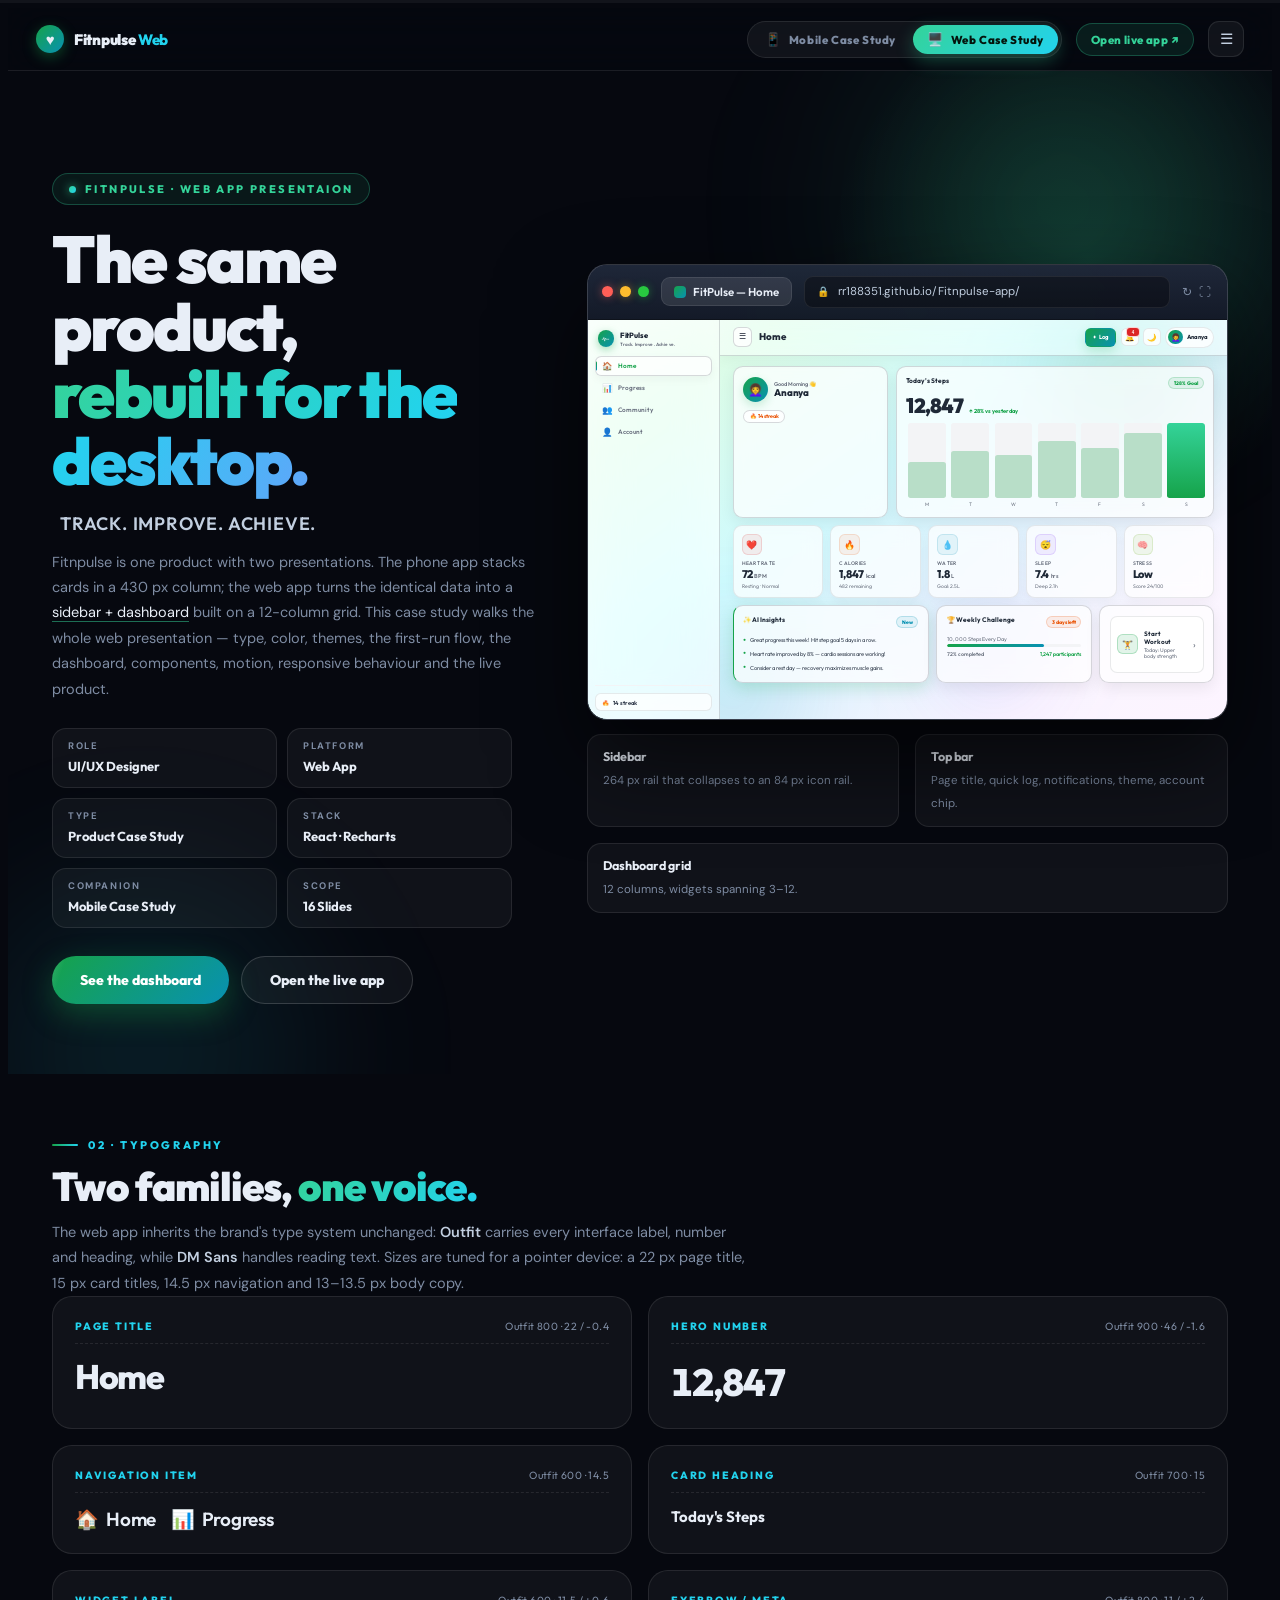
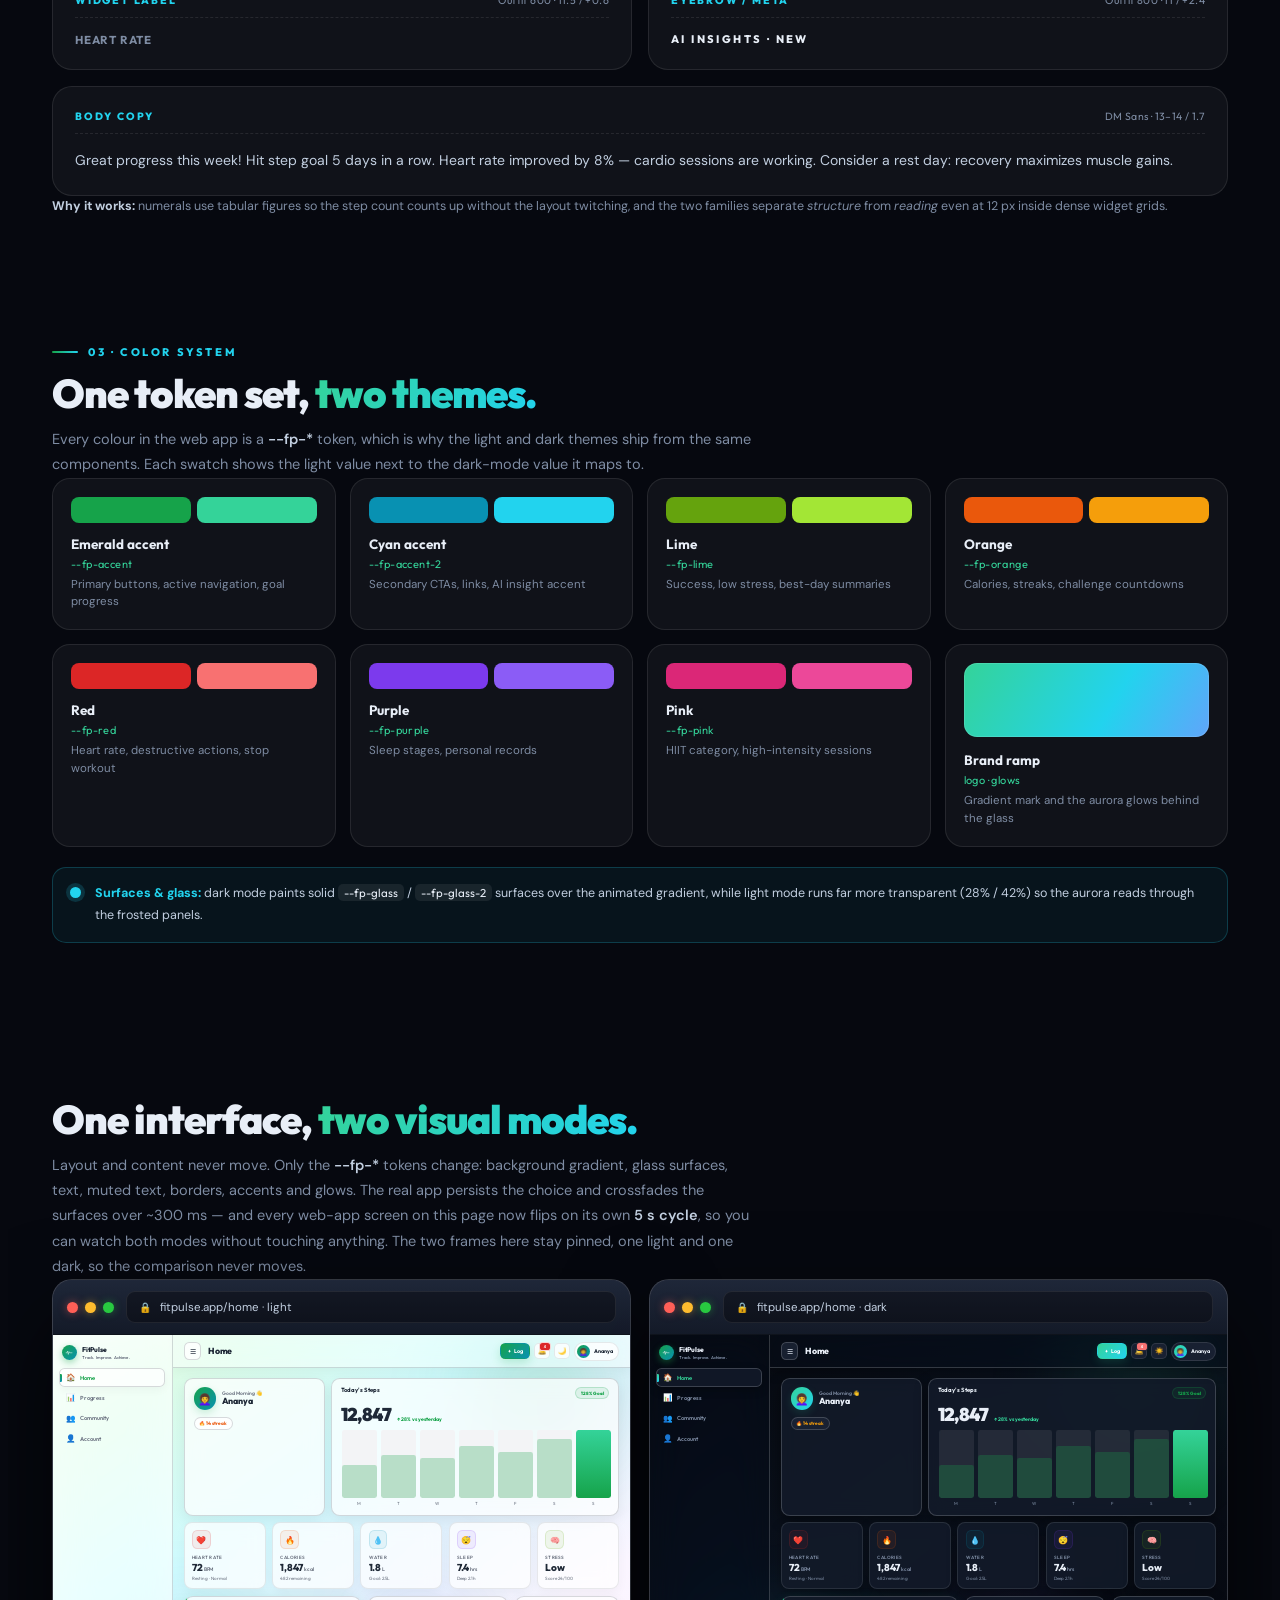
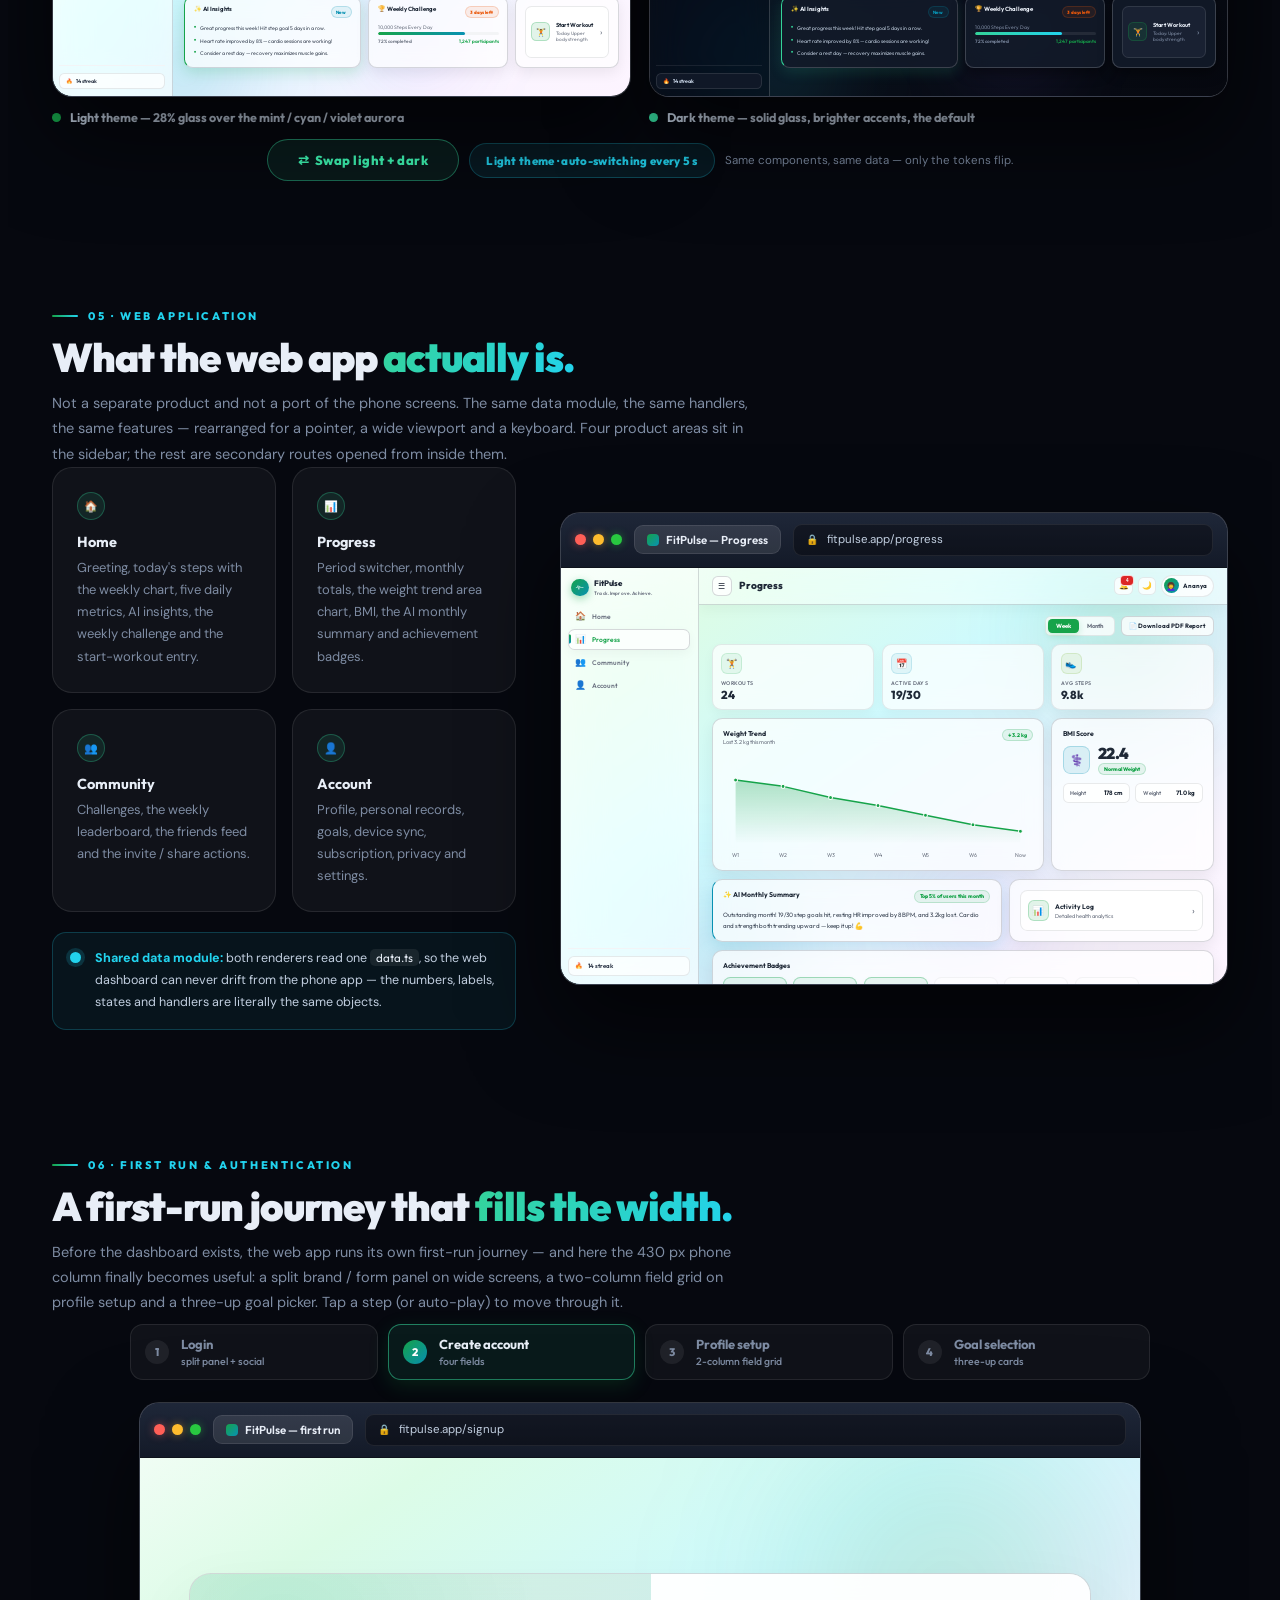
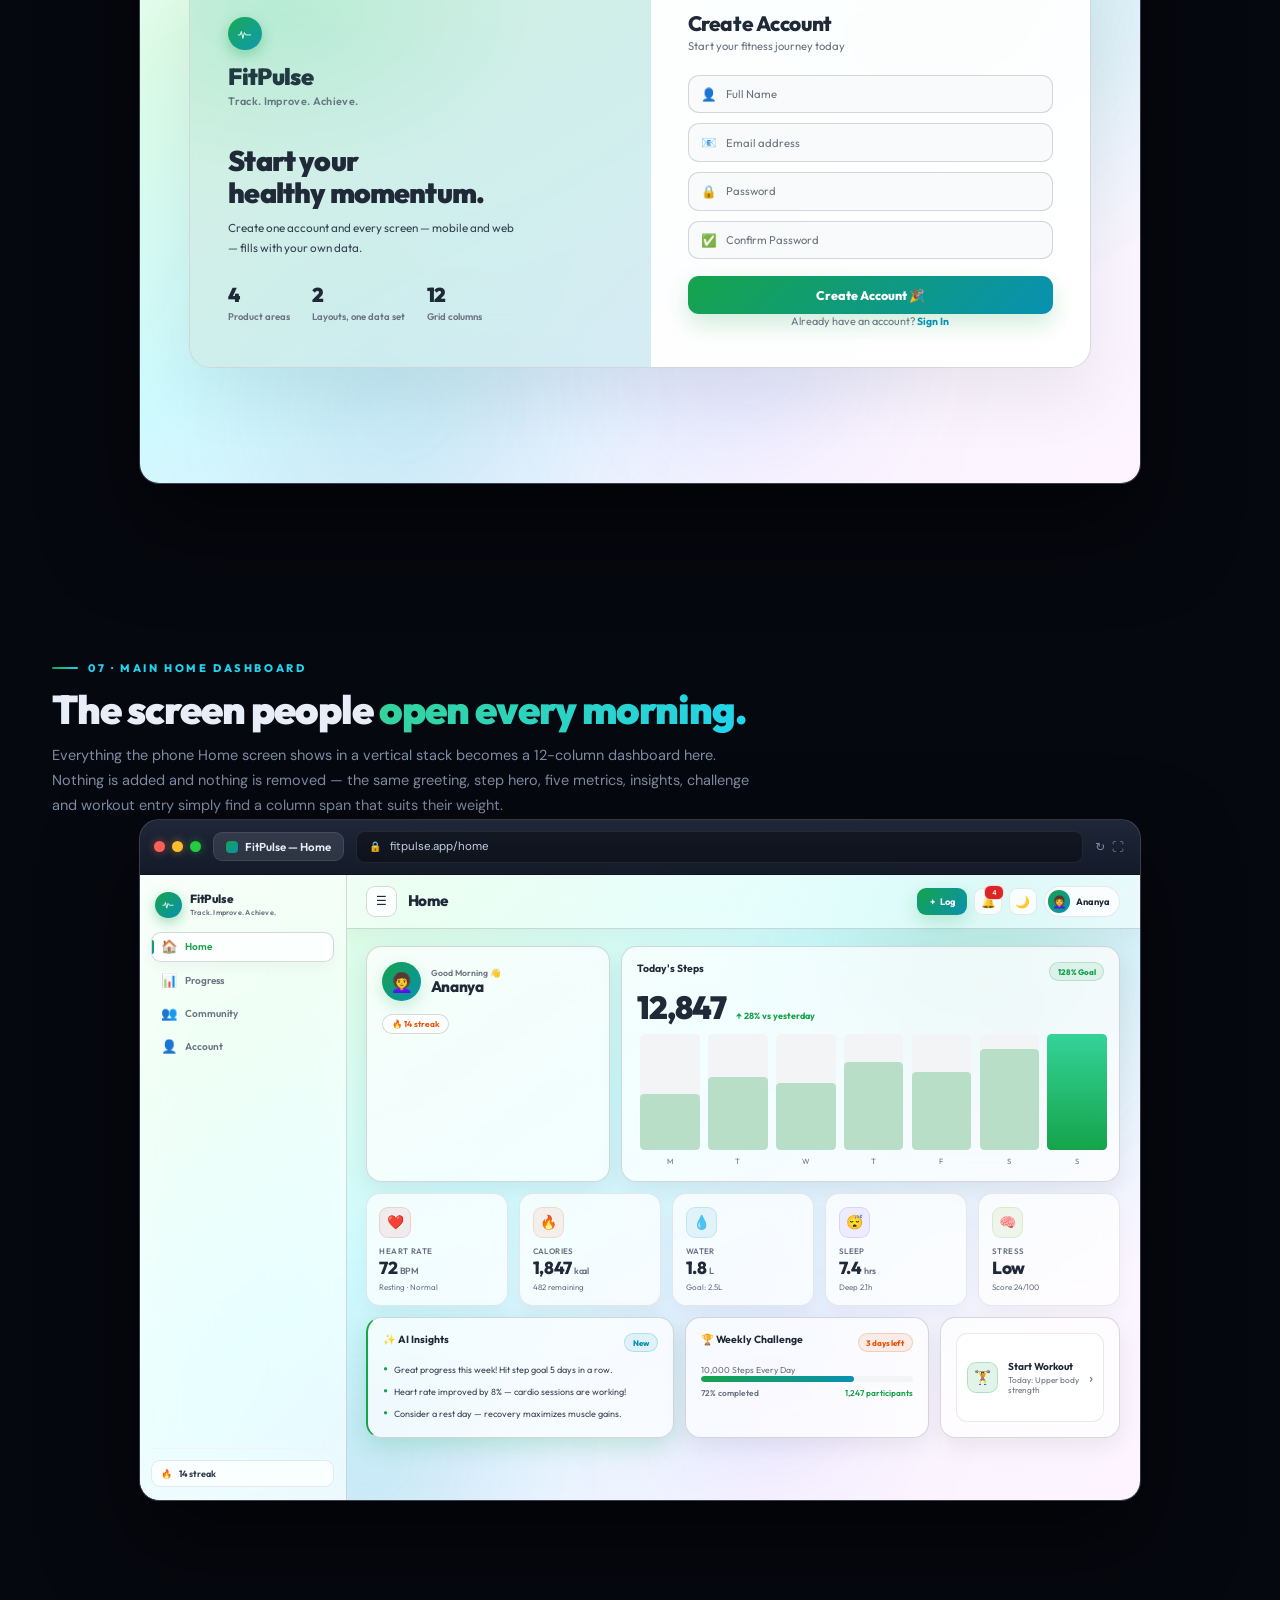
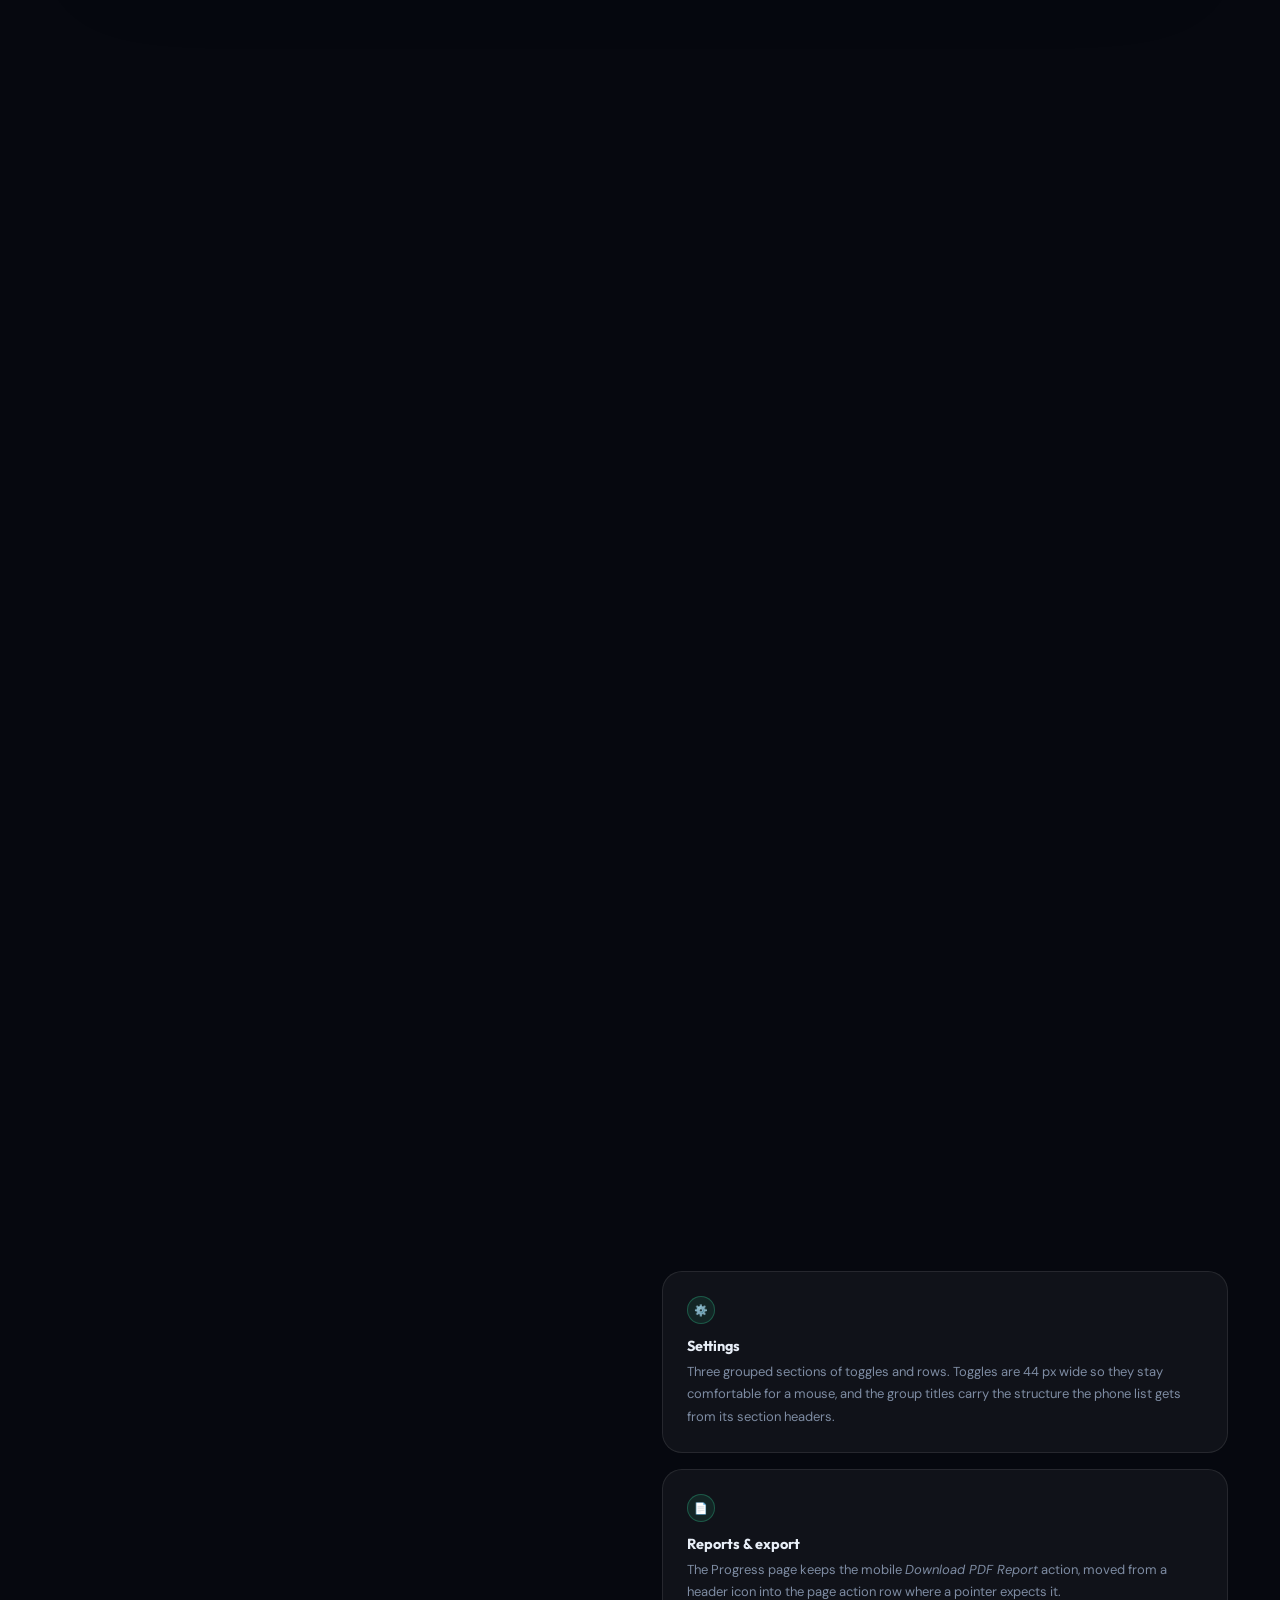
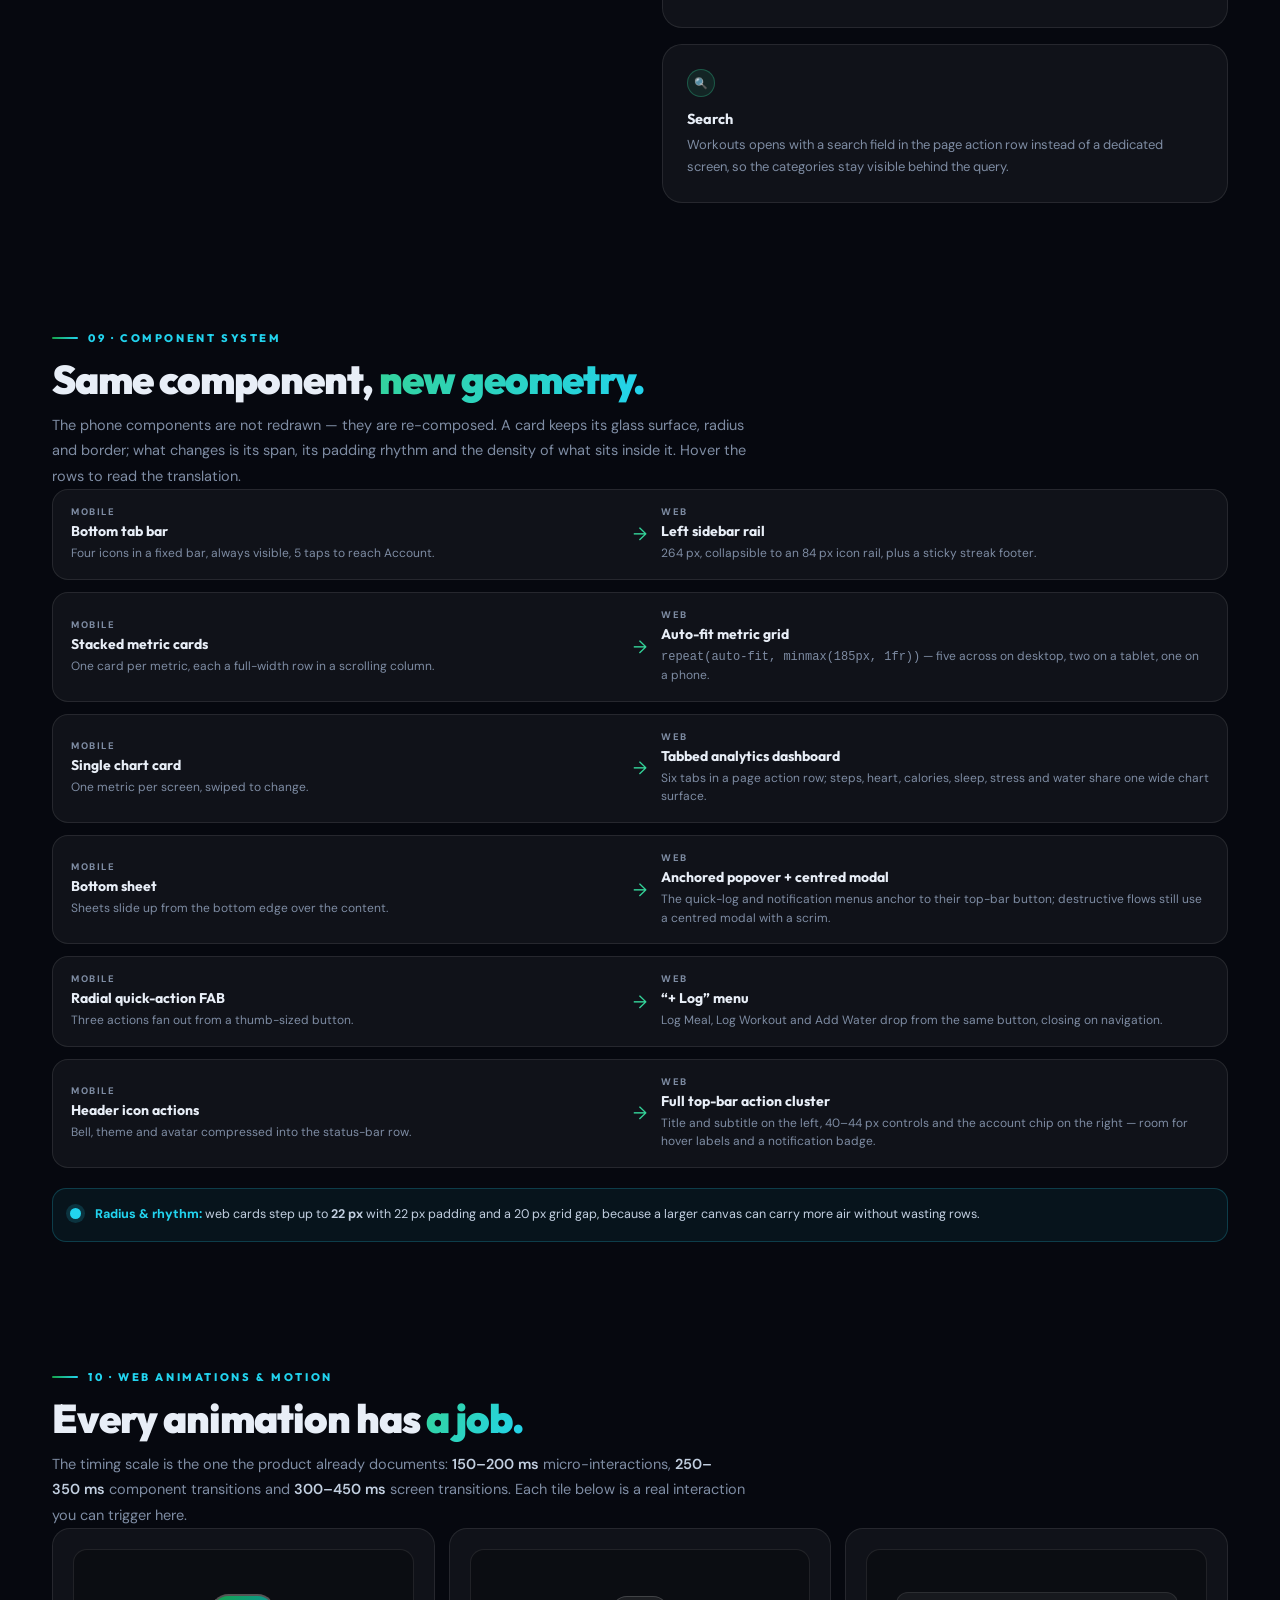
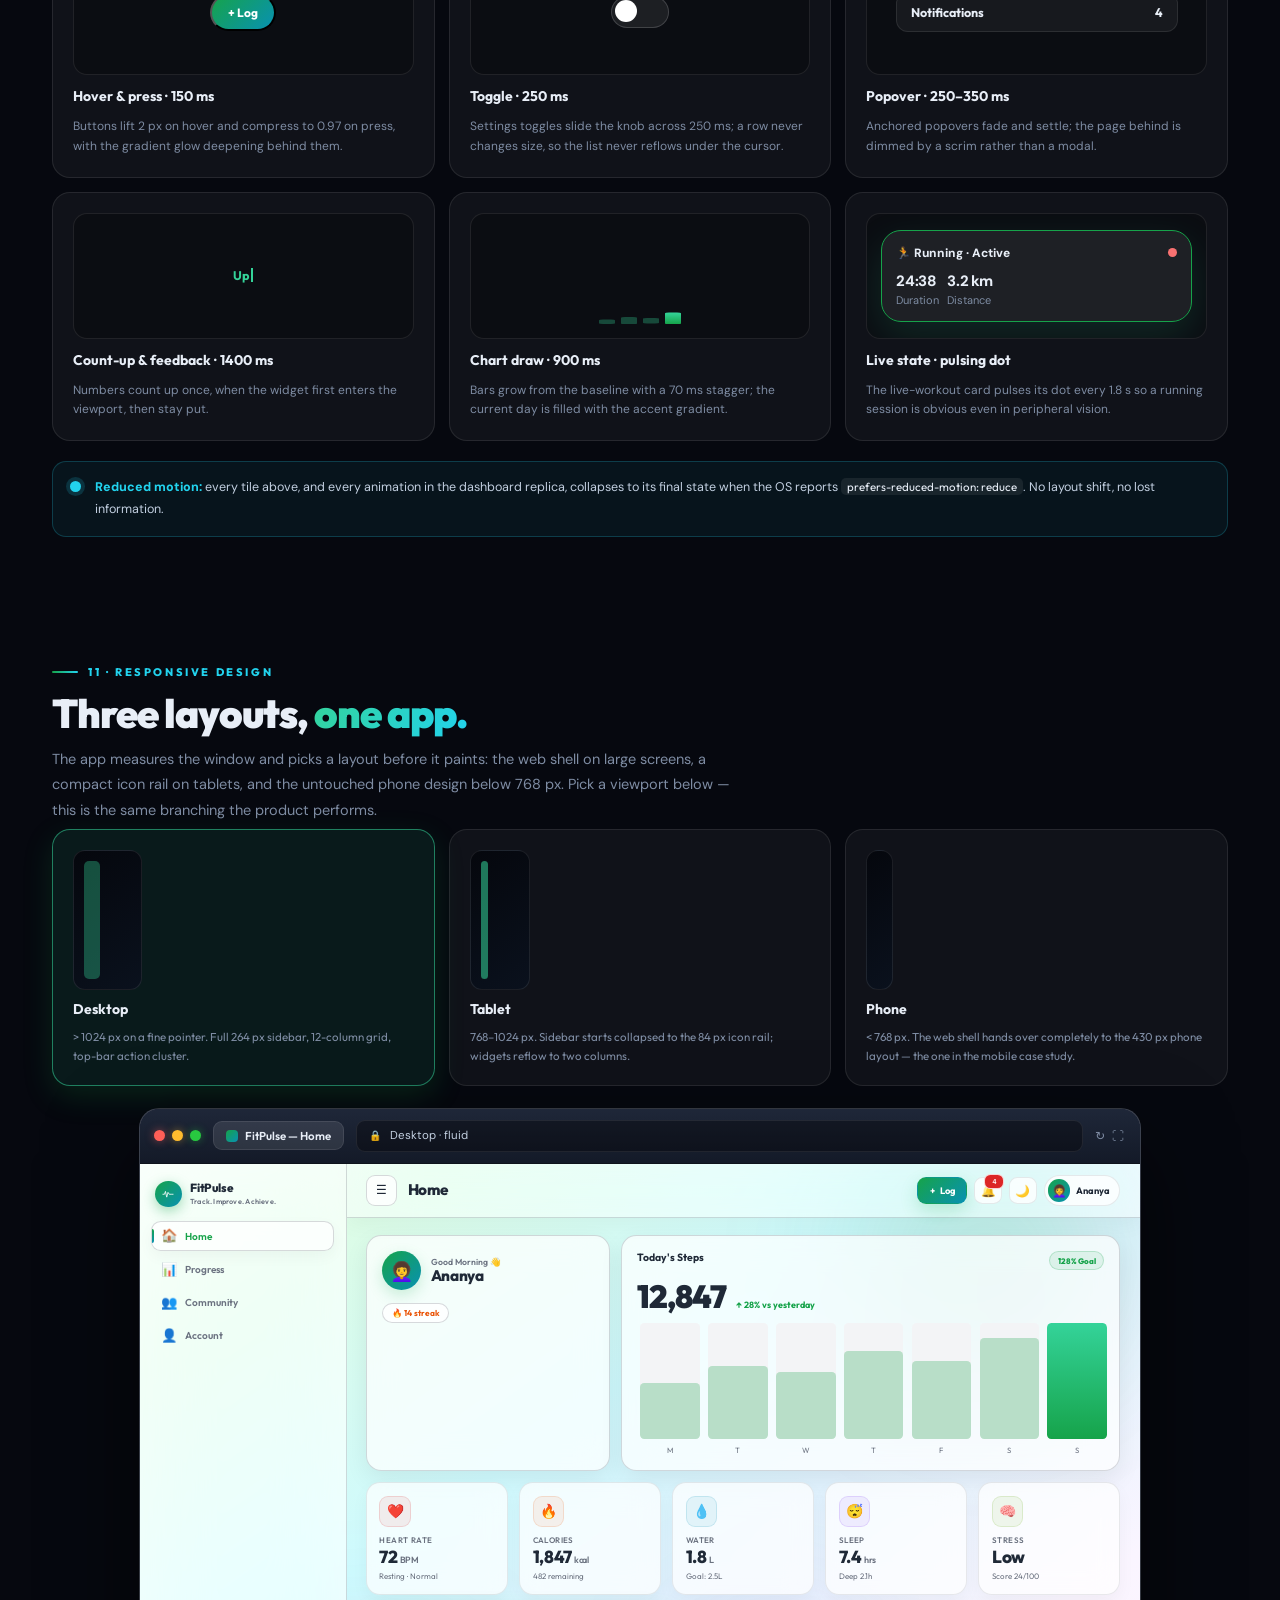
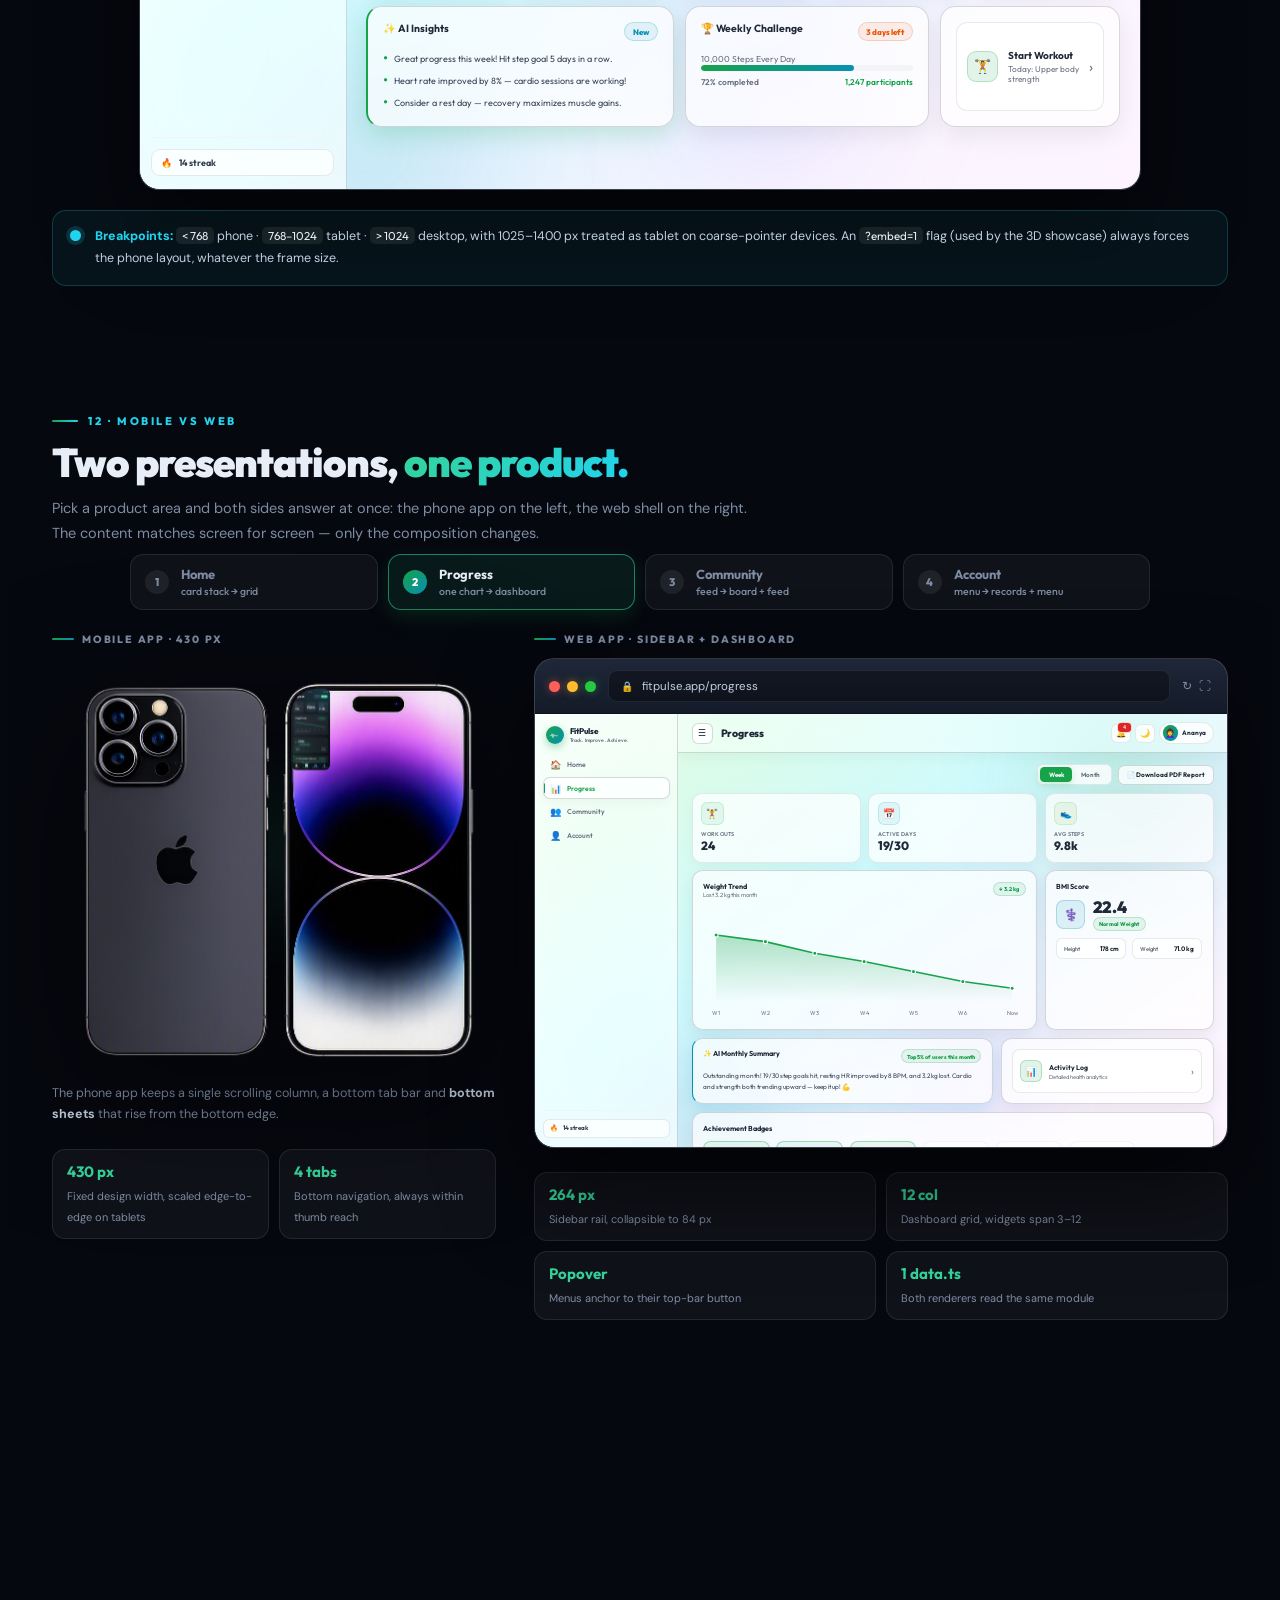
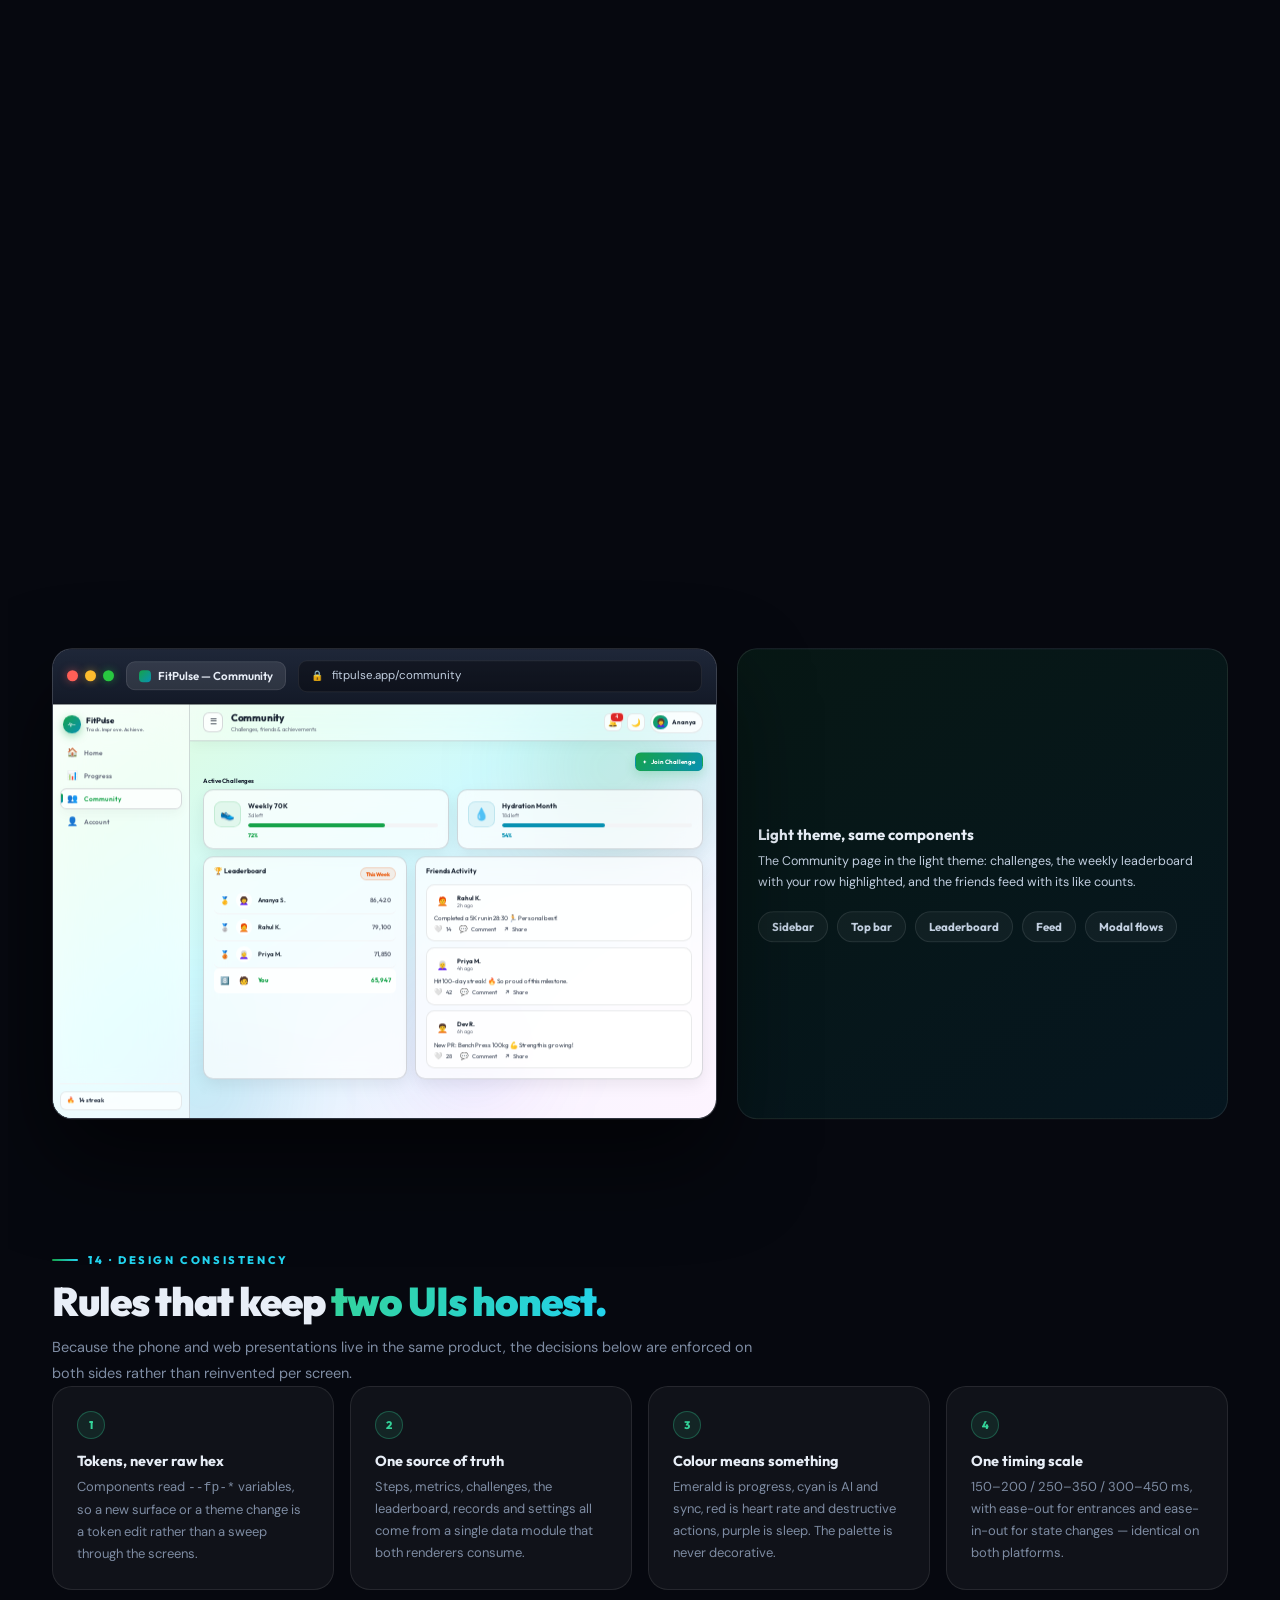
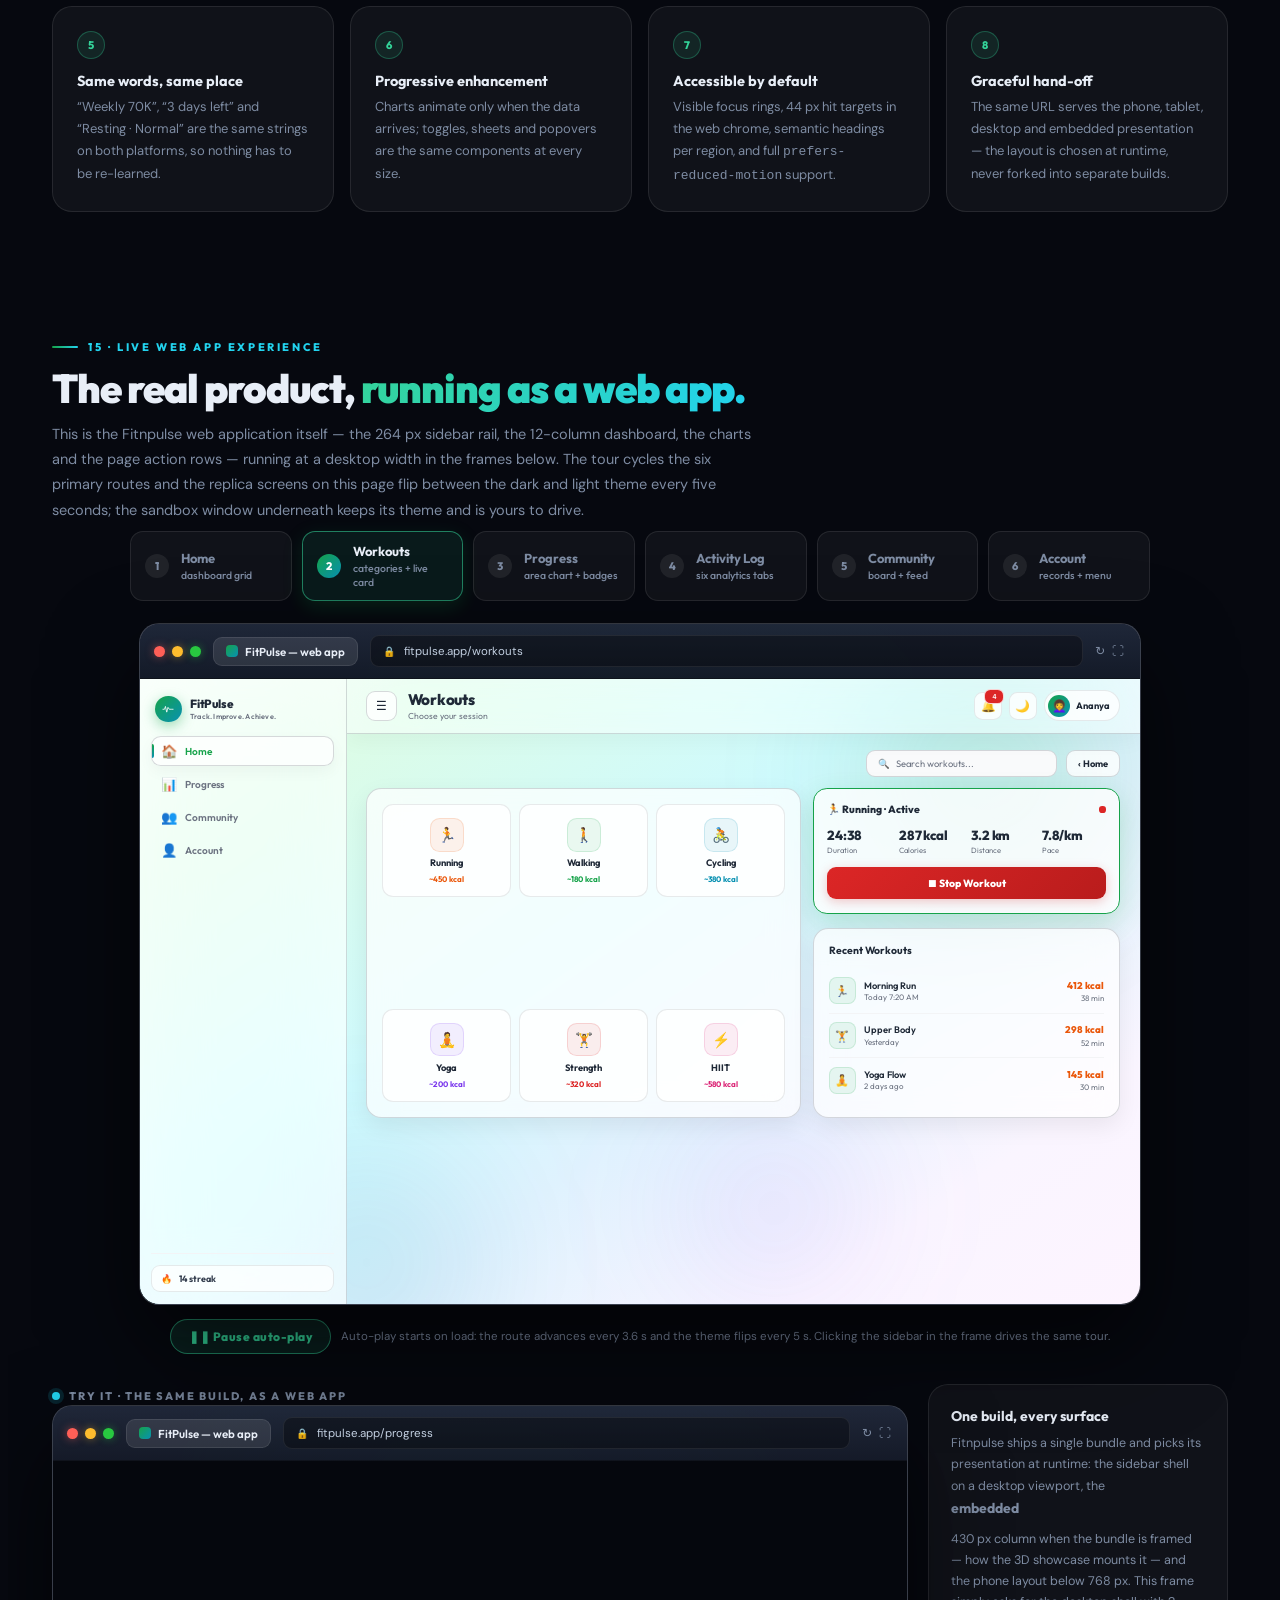
<file: case-study/webcase.html>
<!DOCTYPE html>
<html lang="en">

<head>
    <meta charset="utf-8" />
    <meta name="viewport" content="width=device-width, initial-scale=1.0" />
    <title>Fitnpulse — Web App Presentaion</title>
    <meta name="description"
        content="Fitnpulse web application Presentaion: typography, color, themes, dashboard, components, responsive behaviour and a live look at the real product." />
    <link rel="icon"
        href="data:image/svg+xml,%3Csvg xmlns=%27http://www.w3.org/2000/svg%27 viewBox=%270 0 48 48%27%3E%3Cdefs%3E%3ClinearGradient id=%27g%27 x1=%270%27 y1=%270%27 x2=%2748%27 y2=%2748%27 gradientUnits=%27userSpaceOnUse%27%3E%3Cstop offset=%270%27 stop-color=%27%2316A34A%27/%3E%3Cstop offset=%271%27 stop-color=%27%230891B2%27/%3E%3C/linearGradient%3E%3C/defs%3E%3Ccircle cx=%2724%27 cy=%2724%27 r=%2723%27 fill=%27url(%23g)%27/%3E%3Cpolyline points=%276,26 11,26 14,17 18,35 22,20 26,26 32,26 38,26%27 fill=%27none%27 stroke=%27white%27 stroke-width=%272.5%27 stroke-linecap=%27round%27 stroke-linejoin=%27round%27/%3E%3C/svg%3E" />
    <link href="https://fonts.googleapis.com" rel="preconnect" />
    <link crossorigin="" href="https://fonts.gstatic.com" rel="preconnect" />
    <link
        href="https://fonts.googleapis.com/css2?family=Outfit:wght@300;400;500;600;700;800;900&family=DM+Sans:ital,opsz,wght@0,9..40,400;0,9..40,500;0,9..40,600;0,9..40,700;1,9..40,400&display=swap"
        rel="stylesheet" />
    <link href="css/mobilecase.css?v=5" rel="stylesheet" />
    <link href="css/webcase.css?v=5" rel="stylesheet" />
</head>

<body class="mc-page wc-page">
    <a class="wc-skip" href="#intro">Skip to the case study</a>
    <div aria-hidden="true" class="wc-progress"><i id="wc-bar"></i></div>

    <nav class="wc-top">
        <a class="wc-brand" href="index.html"><i>♥</i><span>Fitnpulse <em>Web</em></span></a>
        <div class="wc-switch" role="tablist" aria-label="Case study switcher">
            <a role="tab" href="mobilecase.html"><b>📱</b><span>Mobile Case Study</span></a>
            <a role="tab" class="on" href="webcase.html" aria-current="page"><b>🖥️</b><span>Web Case Study</span></a>
        </div>
        <a class="wc-live" data-open-app href="#live">Open live app ↗</a>
        <button aria-label="Open the slide index" class="wc-menu-btn" id="wc-menu" title="Slides">☰</button>
    </nav>

    <div aria-hidden="true" class="wc-rail" id="wc-rail"></div>

    <div aria-hidden="true" class="wc-ovl" id="wc-ovl">
        <div class="wc-ovl-panel" role="dialog" aria-label="Slide index">
            <div class="wc-ovl-head">
                <span class="eyebrow">Presentation</span>
                <h3>Slide index</h3>
                <button aria-label="Close" class="wc-menu-btn" id="wc-ovl-close" title="Close">×</button>
            </div>
            <div class="wc-ovl-grid" id="wc-ovl-grid"></div>
            <p class="wc-ovl-hint"><kbd>←</kbd> <kbd>→</kbd> previous / next slide · <kbd>Home</kbd> first ·
                <kbd>End</kbd> last · <kbd>Esc</kbd> close</p>
        </div>
    </div>

    <main>
        <!-- ═══ 01 · INTRO / COVER ═══════════════════════════════ -->
        <header class="mc-hero wc-hero" id="cover" data-label="Intro">
            <span aria-hidden="true" class="wc-orb"
                style="top:-8%;right:-6%;width:520px;height:520px;background:radial-gradient(circle,rgba(52,211,153,.16),transparent 70%)"></span>
            <div class="mc-wrap wc-hero-grid">
                <div>
                    <span class="wc-kicker"><i></i>Fitnpulse &middot; Web App Presentaion</span>
                    <h1 class="wc-hero__title">The same product,<br /><span class="grad">rebuilt for the desktop.</span></h1>
                    <p class="tag">Track. Improve. Achieve.</p>
                    <p class="sub">Fitnpulse is one product with two presentations. The phone app stacks cards in a
                        430&nbsp;px column; the web app turns the identical data into a
                        <em>sidebar&nbsp;+&nbsp;dashboard</em> built on a 12-column grid. This case study walks the
                        whole web presentation &mdash; type, color, themes, the first-run flow, the dashboard,
                        components, motion, responsive behaviour and the live product.</p>
                    <div class="wc-meta">
                        <div><span>Role</span><b>UI/UX Designer</b></div>
                        <div><span>Platform</span><b>Web App</b></div>
                        <div><span>Type</span><b>Product Case Study</b></div>
                        <div><span>Stack</span><b>React &middot; Recharts</b></div>
                        <div><span>Companion</span><b>Mobile Case Study</b></div>
                        <div><span>Scope</span><b>16 Slides</b></div>
                    </div>
                    <div class="wc-cta">
                        <a class="wc-btn solid" href="#home">See the dashboard</a>
                        <a class="wc-btn" href="#live">Open the live app</a>
                    </div>
                </div>
                <div class="wc-hero-visual">
                    <div class="bf" data-bf data-sw="1440" data-tilt style="--bf-max:920px">
                        <div class="bf__glow"></div>
                        <div class="bf__chrome">
                            <span class="bf__lights"><i></i><i></i><i></i></span>
                            <span class="bf__tabs"><span class="bf__tab on"><i></i>FitPulse &mdash; Home</span></span>
                            <span class="bf__addr"><u>🔒</u><span>rr188351.github.io/Fitnpulse-app/</span></span>
                            <span class="bf__tools">↻ ⛶</span>
                        </div>
                        <div class="bf__vp" style="--ar:1440/900">
                            <div class="bf__scale" data-app="home" data-theme="dark"></div>
                        </div>
                    </div>
                    <div class="wc-legend-row">
                        <div><b>Sidebar</b><small>264&nbsp;px rail that collapses to an 84&nbsp;px icon rail.</small></div>
                        <div><b>Top bar</b><small>Page title, quick log, notifications, theme, account chip.</small></div>
                        <div><b>Dashboard grid</b><small>12 columns, widgets spanning 3–12.</small></div>
                    </div>
                </div>
            </div>
        </header>
        <!-- ═══ 02 · TYPOGRAPHY ═════════════════════════════════ -->
        <section class="mc-sec" id="type" data-label="Typography">
            <div class="mc-wrap">
                <div class="mc-eyebrow mrv m-up">02 &middot; Typography</div>
                <h2 class="mrv m-blur">Two families, <span class="grad">one voice.</span></h2>
                <p class="mc-lede mrv m-up">The web app inherits the brand's type system unchanged:
                    <b>Outfit</b> carries every interface label, number and heading, while <b>DM Sans</b> handles
                    reading text. Sizes are tuned for a pointer device: a 22&nbsp;px page title, 15&nbsp;px card
                    titles, 14.5&nbsp;px navigation and 13–13.5&nbsp;px body copy.</p>
                <div class="ty-specs mrv-stagger">
                    <div class="ty-spec m-diag"><div class="lab"><b>Page title</b><code>Outfit 800 · 22 / -0.4</code></div>
                        <div class="ty-out" style="font-size:34px">Home</div></div>
                    <div class="ty-spec m-diag"><div class="lab"><b>Hero number</b><code>Outfit 900 · 46 / -1.6</code></div>
                        <div class="ty-metric"><span data-count="12847">12,847</span></div></div>
                    <div class="ty-spec m-scale"><div class="lab"><b>Navigation item</b><code>Outfit 600 · 14.5</code></div>
                        <div class="ty-nav">🏠 &nbsp;Home &nbsp;&nbsp; 📊 &nbsp;Progress</div></div>
                    <div class="ty-spec m-scale"><div class="lab"><b>Card heading</b><code>Outfit 700 · 15</code></div>
                        <div class="ty-card">Today's Steps</div></div>
                    <div class="ty-spec m-diag"><div class="lab"><b>Widget label</b><code>Outfit 600 · 11.5 / +0.6</code></div>
                        <div class="ty-label">Heart Rate</div></div>
                    <div class="ty-spec m-diag"><div class="lab"><b>Eyebrow / meta</b><code>Outfit 800 · 11 / +2.4</code></div>
                        <div class="ty-caps">AI Insights &middot; New</div></div>
                    <div class="ty-spec m-scale" style="grid-column:1/-1"><div class="lab"><b>Body copy</b>
                            <code>DM Sans · 13–14 / 1.7</code></div>
                        <p class="ty-body">Great progress this week! Hit step goal 5 days in a row. Heart rate improved
                            by 8% — cardio sessions are working. Consider a rest day: recovery maximizes muscle
                            gains.</p></div>
                </div>
                <p class="ty-note mrv m-up"><b>Why it works:</b> numerals use tabular figures so the step count
                    counts up without the layout twitching, and the two families separate <i>structure</i> from
                    <i>reading</i> even at 12&nbsp;px inside dense widget grids.</p>
            </div>
        </section>
        <!-- ═══ 03 · COLOR SYSTEM ════════════════════════════════ -->
        <section class="mc-sec" id="color" data-label="Color">
            <div class="mc-wrap">
                <div class="mc-eyebrow mrv m-up">03 &middot; Color System</div>
                <h2 class="mrv m-blur">One token set, <span class="grad">two themes.</span></h2>
                <p class="mc-lede mrv m-up">Every colour in the web app is a <b>--fp-*</b> token, which is why the
                    light and dark themes ship from the same components. Each swatch shows the light value next to
                    the dark-mode value it maps to.</p>
                <div class="sw-grid mrv-stagger">
                    <div class="sw m-scale"><div class="sw__pair"><i style="background:#16A34A"></i>
                            <i style="background:#34D399"></i></div><b>Emerald accent</b><code>--fp-accent</code>
                        <small>Primary buttons, active navigation, goal progress</small></div>
                    <div class="sw m-scale"><div class="sw__pair"><i style="background:#0891B2"></i>
                            <i style="background:#22D3EE"></i></div><b>Cyan accent</b><code>--fp-accent-2</code>
                        <small>Secondary CTAs, links, AI insight accent</small></div>
                    <div class="sw m-scale"><div class="sw__pair"><i style="background:#65A30D"></i>
                            <i style="background:#A3E635"></i></div><b>Lime</b><code>--fp-lime</code>
                        <small>Success, low stress, best-day summaries</small></div>
                    <div class="sw m-scale"><div class="sw__pair"><i style="background:#EA580C"></i>
                            <i style="background:#F59E0B"></i></div><b>Orange</b><code>--fp-orange</code>
                        <small>Calories, streaks, challenge countdowns</small></div>
                    <div class="sw m-scale"><div class="sw__pair"><i style="background:#DC2626"></i>
                            <i style="background:#F87171"></i></div><b>Red</b><code>--fp-red</code>
                        <small>Heart rate, destructive actions, stop workout</small></div>
                    <div class="sw m-scale"><div class="sw__pair"><i style="background:#7C3AED"></i>
                            <i style="background:#8B5CF6"></i></div><b>Purple</b><code>--fp-purple</code>
                        <small>Sleep stages, personal records</small></div>
                    <div class="sw m-scale"><div class="sw__pair"><i style="background:#DB2777"></i>
                            <i style="background:#EC4899"></i></div><b>Pink</b><code>--fp-pink</code>
                        <small>HIIT category, high-intensity sessions</small></div>
                    <div class="sw m-diag"><div class="sw__chip"
                            style="background:linear-gradient(120deg,#34d399,#22d3ee 60%,#60a5fa)"></div>
                        <b>Brand ramp</b><code>logo · glows</code>
                        <small>Gradient mark and the aurora glows behind the glass</small></div>
                </div>
                <div class="wc-note mrv m-up"><em>Surfaces &amp; glass:</em> dark mode paints solid
                    <code>--fp-glass</code> / <code>--fp-glass-2</code> surfaces over the animated gradient, while
                    light mode runs far more transparent (28% / 42%) so the aurora reads through the frosted
                    panels.</div>
            </div>
        </section>
        <!-- ═══ 04 · DARK + LIGHT THEME ══════════════════════════ -->
        <section class="mc-sec" id="themes" data-label="Themes">
            <div class="mc-wrap">
                <div class="mc-eyebrow mrv m-up">04 &middot; Dark + Light Web Theme</div>
                <h2 class="mrv m-blur">One interface, <span class="grad">two visual modes.</span></h2>
                <p class="mc-lede mrv m-up">Layout and content never move. Only the <b>--fp-*</b> tokens change:
                    background gradient, glass surfaces, text, muted text, borders, accents and glows. The real app
                    persists the choice and crossfades the surfaces over ~300&nbsp;ms &mdash; and every web-app screen
                    on this page now flips on its own <b>5&nbsp;s cycle</b>, so you can watch both modes without
                    touching anything. The two frames here stay pinned, one light and one dark, so the comparison
                    never moves.</p>
                <div class="th-pair">
                    <div class="th-col mrv m-scale" data-theme-frame="light" data-wt="light">
                        <div class="bf" data-bf data-sw="1440">
                            <div class="bf__chrome">
                                <span class="bf__lights"><i></i><i></i><i></i></span>
                                <span class="bf__addr"><u>🔒</u><span>fitpulse.app/home &middot; light</span></span>
                            </div>
                            <div class="bf__vp" style="--ar:1440/900">
                                <div class="bf__scale" data-app="home" data-theme="light"></div>
                            </div>
                        </div>
                        <div class="th-cap"><i style="background:#16A34A"></i>Light theme &mdash; 28% glass over the
                            mint / cyan / violet aurora</div>
                    </div>
                    <div class="th-col mrv m-scale" data-theme-frame="dark" data-wt="dark">
                        <div class="bf" data-bf data-sw="1440">
                            <div class="bf__chrome">
                                <span class="bf__lights"><i></i><i></i><i></i></span>
                                <span class="bf__addr"><u>🔒</u><span>fitpulse.app/home &middot; dark</span></span>
                            </div>
                            <div class="bf__vp" style="--ar:1440/900">
                                <div class="bf__scale" data-app="home" data-theme="dark"></div>
                            </div>
                        </div>
                        <div class="th-cap"><i style="background:#34D399"></i>Dark theme &mdash; solid glass, brighter
                            accents, the default</div>
                    </div>
                </div>
                <div class="stage__autoplay mrv m-up">
                    <button class="wc-toggle" id="wc-theme-swap" type="button">⇄&nbsp; Swap light + dark</button>
                    <span class="th-state" data-theme-state-long>Dark theme &middot; auto-switching every 5 s</span>
                    <small>Same components, same data — only the tokens flip.</small>
                </div>
            </div>
        </section>
        <!-- ═══ 05 · WEB APPLICATION INTRO ════════════════════════ -->
        <section class="mc-sec" id="intro" data-label="Intro">
            <div class="mc-wrap">
                <div class="mc-eyebrow mrv m-up">05 &middot; Web Application</div>
                <h2 class="mrv m-blur">What the web app <span class="grad">actually is.</span></h2>
                <p class="mc-lede mrv m-up">Not a separate product and not a port of the phone screens. The same data
                    module, the same handlers, the same features — rearranged for a pointer, a wide viewport and a
                    keyboard. Four product areas sit in the sidebar; the rest are secondary routes opened from
                    inside them.</p>
                <div class="wc-two wc-two--wide">
                    <div class="mrv m-up">
                        <div class="wc-four mrv-stagger">
                            <div class="wc-panel"><div class="n">🏠</div><b>Home</b>
                                <p>Greeting, today's steps with the weekly chart, five daily metrics, AI insights, the
                                    weekly challenge and the start-workout entry.</p></div>
                            <div class="wc-panel"><div class="n">📊</div><b>Progress</b>
                                <p>Period switcher, monthly totals, the weight trend area chart, BMI, the AI monthly
                                    summary and achievement badges.</p></div>
                            <div class="wc-panel"><div class="n">👥</div><b>Community</b>
                                <p>Challenges, the weekly leaderboard, the friends feed and the invite / share
                                    actions.</p></div>
                            <div class="wc-panel"><div class="n">👤</div><b>Account</b>
                                <p>Profile, personal records, goals, device sync, subscription, privacy and
                                    settings.</p></div>
                        </div>
                        <div class="wc-note"><em>Shared data module:</em> both renderers read one
                            <code>data.ts</code>, so the web dashboard can never drift from the phone app — the
                            numbers, labels, states and handlers are literally the same objects.</div>
                    </div>
                    <div class="mrv-phone" data-rvd="120">
                        <div class="bf" data-bf data-sw="1440">
                            <div class="bf__chrome">
                                <span class="bf__lights"><i></i><i></i><i></i></span>
                                <span class="bf__tabs"><span class="bf__tab on"><i></i>FitPulse &mdash; Progress</span></span>
                                <span class="bf__addr"><u>🔒</u><span>fitpulse.app/progress</span></span>
                            </div>
                            <div class="bf__vp" style="--ar:1440/900">
                                <div class="bf__scale" data-app="progress" data-theme="dark"></div>
                            </div>
                        </div>
                    </div>
                </div>
            </div>
        </section>
        <!-- ═══ 06 · FIRST RUN & AUTH ════════════════════════════ -->
        <section class="mc-sec" id="auth" data-label="First Run">
            <div class="mc-wrap">
                <div class="mc-eyebrow mrv m-up">06 &middot; First Run &amp; Authentication</div>
                <h2 class="mrv m-blur">A first-run journey that <span class="grad">fills the width.</span></h2>
                <p class="mc-lede mrv m-up">Before the dashboard exists, the web app runs its own first-run
                    journey &mdash; and here the 430&nbsp;px phone column finally becomes useful: a split brand /
                    form panel on wide screens, a two-column field grid on profile setup and a three-up goal picker.
                    Tap a step (or auto-play) to move through it.</p>
                <div class="stage" data-stage>
                    <div class="stage__steps">
                        <button class="stage__step on" data-step="0" data-url="fitpulse.app/login"><span
                                class="fnum">1</span><span>Login<small>split panel + social</small></span></button>
                        <button class="stage__step" data-step="1" data-url="fitpulse.app/signup"><span
                                class="fnum">2</span><span>Create account<small>four fields</small></span></button>
                        <button class="stage__step" data-step="2" data-url="fitpulse.app/profile-setup"><span
                                class="fnum">3</span><span>Profile setup<small>2-column field grid</small></span></button>
                        <button class="stage__step" data-step="3" data-url="fitpulse.app/goals"><span
                                class="fnum">4</span><span>Goal selection<small>three-up cards</small></span></button>
                    </div>
                    <div class="bf" data-bf data-sw="1200" style="--bf-max:1000px">
                        <div class="bf__chrome">
                            <span class="bf__lights"><i></i><i></i><i></i></span>
                            <span class="bf__tabs"><span class="bf__tab on"><i></i>FitPulse &mdash; first run</span></span>
                            <span class="bf__addr"><u>🔒</u><span data-url>fitpulse.app/login</span></span>
                        </div>
                        <div class="bf__vp" style="--ar:16/10">
                            <div class="bf__scale" data-pages data-app="auth:login,signup,profile,goals"></div>
                        </div>
                    </div>
                    <div class="stage__autoplay">
                        <button class="ghost-btn" data-autoplay type="button">▶ Auto-play</button>
                        <small>Forward and back reuse the 300–450&nbsp;ms screen transition.</small>
                    </div>
                </div>
            </div>
        </section>
        <!-- ═══ 07 · MAIN HOME DASHBOARD ═════════════════════════ -->
        <section class="mc-sec" id="home" data-label="Dashboard">
            <div class="mc-wrap">
                <div class="mc-eyebrow mrv m-up">07 &middot; Main Home Dashboard</div>
                <h2 class="mrv m-blur">The screen people <span class="grad">open every morning.</span></h2>
                <p class="mc-lede mrv m-up">Everything the phone Home screen shows in a vertical stack becomes a
                    12-column dashboard here. Nothing is added and nothing is removed &mdash; the same greeting,
                    step hero, five metrics, insights, challenge and workout entry simply find a column span that
                    suits their weight.</p>
                <div class="bf bf--enter" data-bf data-sw="1440" style="--bf-max:1000px">
                    <div class="bf__glow"></div>
                    <div class="bf__chrome">
                        <span class="bf__lights"><i></i><i></i><i></i></span>
                        <span class="bf__tabs"><span class="bf__tab on"><i></i>FitPulse &mdash; Home</span></span>
                        <span class="bf__addr"><u>🔒</u><span>fitpulse.app/home</span></span>
                        <span class="bf__tools">↻ ⛶</span>
                    </div>
                    <div class="bf__vp" style="--ar:1440/900">
                        <div class="bf__scale" data-app="home" data-theme="dark"></div>
                    </div>
                </div>
                <div class="wc-four mrv-stagger" style="margin-top:20px">
                    <div class="wc-panel"><div class="n">1</div><b>Greeting &amp; streak</b>
                        <p>A 4-column card: avatar, greeting, name and the streak chip. The streak rail repeats it
                            in the sidebar foot so it is always in view.</p></div>
                    <div class="wc-panel"><div class="n">2</div><b>Step hero</b>
                        <p>8 columns for the 46&nbsp;px tabular number and the weekly bar chart. The last bar is the
                            accent-filled "today" column; bars grow on reveal.</p></div>
                    <div class="wc-panel"><div class="n">3</div><b>Metric row</b>
                        <p>All five daily metrics span 12 columns and auto-fit from 185&nbsp;px, so they stay in one
                            row on desktop and wrap to two rows on tablets.</p></div>
                    <div class="wc-panel"><div class="n">4</div><b>Insight &middot; challenge &middot; CTA</b>
                        <p>5 / 4 / 3 columns: the emerald-accented AI card, the challenge with a progress bar, and
                            the start-workout entry that pushes to the Workouts route.</p></div>
                </div>
                <p class="ty-note mrv m-up"><b>Count-up on load:</b> the step total animates 0 → 12,847 over
                    1.4&nbsp;s with a cubic ease-out and the challenge bar fills left to right, so the dashboard
                    reports its own state instead of appearing finished and silent.</p>
            </div>
        </section>
        <!-- ═══ 08 · IMPORTANT WEB SCREENS ════════════════════════ -->
        <section class="mc-sec" id="screens" data-label="Screens">
            <div class="mc-wrap">
                <div class="mc-eyebrow mrv m-up">08 &middot; Important Web Screens</div>
                <h2 class="mrv m-blur">The routes that carry <span class="grad">the product.</span></h2>
                <p class="mc-lede mrv m-up">Every step below is a real route in the web shell. Transitions are
                    directional: the incoming page slides in from the right going forward and from the left going
                    back, with a 6&nbsp;px blur settling to zero over 450&nbsp;ms.</p>
                <div class="stage" data-stage>
                    <div class="stage__steps">
                        <button class="stage__step on" data-step="0" data-url="fitpulse.app/home"><span
                                class="fnum">1</span><span>Home<small>dashboard grid</small></span></button>
                        <button class="stage__step" data-step="1" data-url="fitpulse.app/workouts"><span
                                class="fnum">2</span><span>Workouts<small>grid + live card</small></span></button>
                        <button class="stage__step" data-step="2" data-url="fitpulse.app/progress"><span
                                class="fnum">3</span><span>Progress<small>area chart + badges</small></span></button>
                        <button class="stage__step" data-step="3" data-url="fitpulse.app/activity"><span
                                class="fnum">4</span><span>Activity Log<small>six analytics tabs</small></span></button>
                        <button class="stage__step" data-step="4" data-url="fitpulse.app/community"><span
                                class="fnum">5</span><span>Community<small>board + feed</small></span></button>
                        <button class="stage__step" data-step="5" data-url="fitpulse.app/account"><span
                                class="fnum">6</span><span>Account<small>records + menu</small></span></button>
                    </div>
                    <div class="bf" data-bf data-sw="1440" style="--bf-max:1000px">
                        <div class="bf__chrome">
                            <span class="bf__lights"><i></i><i></i><i></i></span>
                            <span class="bf__tabs"><span class="bf__tab on"><i></i>FitPulse</span></span>
                            <span class="bf__addr"><u>🔒</u><span data-url>fitpulse.app/home</span></span>
                            <span class="bf__tools">↻ ⛶</span>
                        </div>
                        <div class="bf__vp" style="--ar:1440/900">
                            <div class="bf__scale" data-pages
                                data-app="pages:home,workouts,progress,activity,community,account"></div>
                        </div>
                    </div>
                    <div class="stage__autoplay">
                        <button class="ghost-btn" data-autoplay type="button">▶ Auto-play</button>
                        <small>Settings and Add Water open as secondary routes from Account and the quick-log menu.</small>
                    </div>
                </div>
                <div class="wc-two" style="margin-top:26px;align-items:start">
                    <div class="mrv m-up">
                        <div class="bf" data-bf data-sw="1440" style="--bf-max:660px">
                            <div class="bf__chrome">
                                <span class="bf__lights"><i></i><i></i><i></i></span>
                                <span class="bf__addr"><u>🔒</u><span>fitpulse.app/settings</span></span>
                            </div>
                            <div class="bf__vp" style="--ar:1440/900">
                                <div class="bf__scale" data-app="settings" data-theme="dark"></div>
                            </div>
                        </div>
                    </div>
                    <div class="mrv m-up">
                        <div class="fn-stack mrv-stagger">
                            <div class="wc-panel"><div class="n">⚙️</div><b>Settings</b>
                                <p>Three grouped sections of toggles and rows. Toggles are 44&nbsp;px wide so they stay
                                    comfortable for a mouse, and the group titles carry the structure the phone list
                                    gets from its section headers.</p></div>
                            <div class="wc-panel"><div class="n">📄</div><b>Reports &amp; export</b>
                                <p>The Progress page keeps the mobile <i>Download PDF Report</i> action, moved from a
                                    header icon into the page action row where a pointer expects it.</p></div>
                            <div class="wc-panel"><div class="n">🔍</div><b>Search</b>
                                <p>Workouts opens with a search field in the page action row instead of a dedicated
                                    screen, so the categories stay visible behind the query.</p></div>
                        </div>
                    </div>
                </div>
            </div>
        </section>
        <!-- ═══ 09 · COMPONENT SYSTEM ════════════════════════════ -->
        <section class="mc-sec" id="components" data-label="Components">
            <div class="mc-wrap">
                <div class="mc-eyebrow mrv m-up">09 &middot; Component System</div>
                <h2 class="mrv m-blur">Same component, <span class="grad">new geometry.</span></h2>
                <p class="mc-lede mrv m-up">The phone components are not redrawn &mdash; they are re-composed. A card
                    keeps its glass surface, radius and border; what changes is its span, its padding rhythm and the
                    density of what sits inside it. Hover the rows to read the translation.</p>
                <div class="mover mrv-stagger">
                    <div class="mover__row m-diag">
                        <div class="mover__side"><small>Mobile</small><b>Bottom tab bar</b>
                            <span>Four icons in a fixed bar, always visible, 5 taps to reach Account.</span></div>
                        <div class="mover__arrow">→</div>
                        <div class="mover__side"><small>Web</small><b>Left sidebar rail</b>
                            <span>264&nbsp;px, collapsible to an 84&nbsp;px icon rail, plus a sticky streak footer.</span></div>
                    </div>
                    <div class="mover__row m-scale">
                        <div class="mover__side"><small>Mobile</small><b>Stacked metric cards</b>
                            <span>One card per metric, each a full-width row in a scrolling column.</span></div>
                        <div class="mover__arrow">→</div>
                        <div class="mover__side"><small>Web</small><b>Auto-fit metric grid</b>
                            <span><code>repeat(auto-fit, minmax(185px, 1fr))</code> &mdash; five across on desktop,
                                two on a tablet, one on a phone.</span></div>
                    </div>
                    <div class="mover__row m-diag">
                        <div class="mover__side"><small>Mobile</small><b>Single chart card</b>
                            <span>One metric per screen, swiped to change.</span></div>
                        <div class="mover__arrow">→</div>
                        <div class="mover__side"><small>Web</small><b>Tabbed analytics dashboard</b>
                            <span>Six tabs in a page action row; steps, heart, calories, sleep, stress and water
                                share one wide chart surface.</span></div>
                    </div>
                    <div class="mover__row m-scale">
                        <div class="mover__side"><small>Mobile</small><b>Bottom sheet</b>
                            <span>Sheets slide up from the bottom edge over the content.</span></div>
                        <div class="mover__arrow">→</div>
                        <div class="mover__side"><small>Web</small><b>Anchored popover + centred modal</b>
                            <span>The quick-log and notification menus anchor to their top-bar button; destructive
                                flows still use a centred modal with a scrim.</span></div>
                    </div>
                    <div class="mover__row m-diag">
                        <div class="mover__side"><small>Mobile</small><b>Radial quick-action FAB</b>
                            <span>Three actions fan out from a thumb-sized button.</span></div>
                        <div class="mover__arrow">→</div>
                        <div class="mover__side"><small>Web</small><b>&ldquo;+ Log&rdquo; menu</b>
                            <span>Log Meal, Log Workout and Add Water drop from the same button, closing on
                                navigation.</span></div>
                    </div>
                    <div class="mover__row m-scale">
                        <div class="mover__side"><small>Mobile</small><b>Header icon actions</b>
                            <span>Bell, theme and avatar compressed into the status-bar row.</span></div>
                        <div class="mover__arrow">→</div>
                        <div class="mover__side"><small>Web</small><b>Full top-bar action cluster</b>
                            <span>Title and subtitle on the left, 40–44&nbsp;px controls and the account chip on the
                                right &mdash; room for hover labels and a notification badge.</span></div>
                    </div>
                </div>
                <div class="wc-note mrv m-up"><em>Radius &amp; rhythm:</em> web cards step up to
                    <b>22&nbsp;px</b> with 22&nbsp;px padding and a 20&nbsp;px grid gap, because a larger canvas can
                    carry more air without wasting rows.</div>
            </div>
        </section>
        <!-- ═══ 10 · WEB ANIMATIONS & MOTION ═════════════════════ -->
        <section class="mc-sec" id="motion" data-label="Motion">
            <div class="mc-wrap">
                <div class="mc-eyebrow mrv m-up">10 &middot; Web Animations &amp; Motion</div>
                <h2 class="mrv m-blur">Every animation has <span class="grad">a job.</span></h2>
                <p class="mc-lede mrv m-up">The timing scale is the one the product already documents:
                    <b>150–200&nbsp;ms</b> micro-interactions, <b>250–350&nbsp;ms</b> component transitions and
                    <b>300–450&nbsp;ms</b> screen transitions. Each tile below is a real interaction you can trigger
                    here.</p>
                <div class="mo-grid mrv-stagger">
                    <div class="mo-card m-scale"><div class="stage-demo"><button class="mo-pill" type="button">+ Log</button></div>
                        <b>Hover &amp; press · 150 ms</b>
                        <p>Buttons lift 2&nbsp;px on hover and compress to 0.97 on press, with the gradient glow
                            deepening behind them.</p></div>
                    <div class="mo-card m-diag"><div class="stage-demo"><span class="mo-switch"><i></i></span></div>
                        <b>Toggle · 250 ms</b>
                        <p>Settings toggles slide the knob across 250&nbsp;ms; a row never changes size, so the list
                            never reflows under the cursor.</p></div>
                    <div class="mo-card m-diag"><div class="stage-demo">
                        <details class="mo-accordion"><summary>Notifications <span>4</span></summary>
                            <p>The popover keeps a scrim, so the page behind stays visible but inert.</p></details></div>
                        <b>Popover · 250–350 ms</b>
                        <p>Anchored popovers fade and settle; the page behind is dimmed by a scrim rather than a
                            modal.</p></div>
                    <div class="mo-card m-scale"><div class="stage-demo"><span class="mo-typed"></span></div>
                        <b>Count-up &amp; feedback · 1400 ms</b>
                        <p>Numbers count up once, when the widget first enters the viewport, then stay put.</p></div>
                    <div class="mo-card m-diag"><div class="stage-demo" style="align-items:flex-end">
                        <div style="display:flex;align-items:flex-end;gap:6px;height:76px">
                            <i style="width:16px;height:38%;border-radius:4px;background:rgba(52,211,153,.3)"></i>
                            <i style="width:16px;height:62%;border-radius:4px;background:rgba(52,211,153,.3)"></i>
                            <i style="width:16px;height:48%;border-radius:4px;background:rgba(52,211,153,.3)"></i>
                            <i style="width:16px;height:100%;border-radius:4px;background:linear-gradient(180deg,#34d399,#16a34a)"></i>
                        </div></div>
                        <b>Chart draw · 900 ms</b>
                        <p>Bars grow from the baseline with a 70&nbsp;ms stagger; the current day is filled with the
                            accent gradient.</p></div>
                    <div class="mo-card m-scale"><div class="stage-demo">
                        <span class="fpw__live" style="padding:14px;width:100%">
                            <span class="fpw__livehead" style="margin:0 0 10px"><span class="fpw__livetitle"
                                    style="font-size:12px">🏃 Running · Active</span><span class="fpw__livedot"></span></span>
                            <span class="fpw__livestats" style="grid-template-columns:repeat(2,1fr);gap:8px;margin:0">
                                <span><span class="fpw__liveval" style="font-size:15px">24:38</span>
                                    <span class="fpw__livelbl">Duration</span></span>
                                <span><span class="fpw__liveval" style="font-size:15px">3.2 km</span>
                                    <span class="fpw__livelbl">Distance</span></span></span></span></span></div>
                        <b>Live state · pulsing dot</b>
                        <p>The live-workout card pulses its dot every 1.8&nbsp;s so a running session is obvious even in
                            peripheral vision.</p></div>
                </div>
                <div class="wc-note mrv m-up"><em>Reduced motion:</em> every tile above, and every animation in the
                    dashboard replica, collapses to its final state when the OS reports
                    <code>prefers-reduced-motion: reduce</code>. No layout shift, no lost information.</div>
            </div>
        </section>
        <!-- ═══ 11 · RESPONSIVE DESIGN ═══════════════════════════ -->
        <section class="mc-sec" id="responsive" data-label="Responsive">
            <div class="mc-wrap">
                <div class="mc-eyebrow mrv m-up">11 &middot; Responsive Design</div>
                <h2 class="mrv m-blur">Three layouts, <span class="grad">one app.</span></h2>
                <p class="mc-lede mrv m-up">The app measures the window and picks a layout before it paints: the web
                    shell on large screens, a compact icon rail on tablets, and the untouched phone design below
                    768&nbsp;px. Pick a viewport below &mdash; this is the same branching the product performs.</p>
                <div class="rsp mrv-stagger" data-rsp>
                    <button class="rsp__opt on" data-w="desktop" data-label="Desktop · 1440 × 900">
                        <span class="rsp__mini"><nav></nav><div><u></u><u></u><u></u><u></u><u></u><u></u>
                            <u></u><u></u><u></u><u></u><u></u><u></u></div></span>
                        <b>Desktop</b><small>&gt; 1024&nbsp;px on a fine pointer. Full 264&nbsp;px sidebar, 12-column
                            grid, top-bar action cluster.</small></button>
                    <button class="rsp__opt" data-w="tablet" data-label="Tablet · 1024 × 860">
                        <span class="rsp__mini"><nav class="rail"></nav><div><u></u><u></u><u></u><u></u><u></u><u></u>
                            <u></u><u></u><u></u><u></u><u></u><u></u></div></span>
                        <b>Tablet</b><small>768–1024&nbsp;px. Sidebar starts collapsed to the 84&nbsp;px icon rail;
                            widgets reflow to two columns.</small></button>
                    <button class="rsp__opt" data-w="mobile" data-label="Phone · 430 × 900">
                        <span class="rsp__mini"><nav class="none"></nav><div style="grid-template-columns:repeat(2,1fr)">
                            <u></u><u></u><u></u><u></u><u></u><u></u></div></span>
                        <b>Phone</b><small>&lt; 768&nbsp;px. The web shell hands over completely to the 430&nbsp;px
                            phone layout &mdash; the one in the mobile case study.</small></button>
                </div>
                <div class="bf bf--enter" data-bf data-sw="1440" style="--bf-max:1000px;margin-top:22px">
                    <div class="bf__chrome">
                        <span class="bf__lights"><i></i><i></i><i></i></span>
                        <span class="bf__tabs"><span class="bf__tab on"><i></i>FitPulse &mdash; Home</span></span>
                        <span class="bf__addr"><u>🔒</u><span data-rsp-label>Desktop &middot; fluid</span></span>
                        <span class="bf__tools">↻ ⛶</span>
                    </div>
                    <div class="bf__vp" style="--ar:1440/900">
                        <div class="bf__scale" data-app="home" data-theme="dark"></div>
                    </div>
                </div>
                <div class="wc-note mrv m-up"><em>Breakpoints:</em> <code>&lt; 768</code> phone ·
                    <code>768–1024</code> tablet · <code>&gt; 1024</code> desktop, with 1025–1400&nbsp;px treated as
                    tablet on coarse-pointer devices. An <code>?embed=1</code> flag (used by the 3D showcase) always
                    forces the phone layout, whatever the frame size.</div>
            </div>
        </section>
        <!-- ═══ 12 · MOBILE VS WEB ════════════════════════════════ -->
        <section class="mc-sec" id="versus" data-label="Mobile vs Web">
            <div class="mc-wrap">
                <div class="mc-eyebrow mrv m-up">12 &middot; Mobile vs Web</div>
                <h2 class="mrv m-blur">Two presentations, <span class="grad">one product.</span></h2>
                <p class="mc-lede mrv m-up">Pick a product area and both sides answer at once: the phone app on the
                    left, the web shell on the right. The content matches screen for screen &mdash; only the
                    composition changes.</p>
                <div class="stage" data-stage>
                    <div class="stage__steps">
                        <button class="stage__step on" data-step="0" data-screen="home" data-url="fitpulse.app/home">
                            <span class="fnum">1</span><span>Home<small>card stack → grid</small></span></button>
                        <button class="stage__step" data-step="1" data-screen="progress" data-url="fitpulse.app/progress">
                            <span class="fnum">2</span><span>Progress<small>one chart → dashboard</small></span></button>
                        <button class="stage__step" data-step="2" data-screen="community" data-url="fitpulse.app/community">
                            <span class="fnum">3</span><span>Community<small>feed → board + feed</small></span></button>
                        <button class="stage__step" data-step="3" data-screen="account" data-url="fitpulse.app/account">
                            <span class="fnum">4</span><span>Account<small>menu → records + menu</small></span></button>
                    </div>
                    <div class="vs">
                        <div class="vs__side mrv m-up">
                            <span class="vs__tag"><i></i>Mobile app · 430 px</span>
                            <div data-phone data-app="phones:home,progress,community,account"></div>
                            <p class="vs__note">The phone app keeps a single scrolling column, a bottom tab bar and
                                <b>bottom sheets</b> that rise from the bottom edge.</p>
                            <div class="vs-facts">
                                <div><b>430 px</b><span>Fixed design width, scaled edge-to-edge on tablets</span></div>
                                <div><b>4 tabs</b><span>Bottom navigation, always within thumb reach</span></div>
                            </div>
                        </div>
                        <div class="vs__side mrv m-up">
                            <span class="vs__tag"><i></i>Web app · sidebar + dashboard</span>
                            <div class="bf" data-bf data-sw="1440">
                                <div class="bf__chrome">
                                    <span class="bf__lights"><i></i><i></i><i></i></span>
                                    <span class="bf__addr"><u>🔒</u><span data-url>fitpulse.app/home</span></span>
                                    <span class="bf__tools">↻ ⛶</span>
                                </div>
                                <div class="bf__vp" style="--ar:1440/900">
                                    <div class="bf__scale" data-pages
                                        data-app="pages:home,progress,community,account"></div>
                                </div>
                            </div>
                            <div class="vs-facts">
                                <div><b>264 px</b><span>Sidebar rail, collapsible to 84 px</span></div>
                                <div><b>12 col</b><span>Dashboard grid, widgets span 3–12</span></div>
                                <div><b>Popover</b><span>Menus anchor to their top-bar button</span></div>
                                <div><b>1 data.ts</b><span>Both renderers read the same module</span></div>
                            </div>
                        </div>
                    </div>
                    <div class="stage__autoplay">
                        <button class="ghost-btn" data-autoplay type="button">▶ Auto-play</button>
                        <small>Both sides share the stepper — the comparison stays honest.</small>
                    </div>
                </div>
                <div class="wc-four mrv-stagger" style="margin-top:22px">
                    <div class="wc-panel"><b>Keep</b><p>Data, labels, states, handlers, theme tokens, the
                        notification list and the three quick-log actions.</p></div>
                    <div class="wc-panel"><b>Change</b><p>Navigation (tab bar → rail), overlays (sheet →
                        popover / modal), density and the number of columns a card may span.</p></div>
                    <div class="wc-panel"><b>Add</b><p>Hover affordances, tooltips, keyboard focus rings, a
                        notification badge, wide charts and page-level action rows.</p></div>
                    <div class="wc-panel"><b>Explore</b><p>The <a href="mobilecase.html" style="color:#34d399">mobile
                        case study</a> covers the phone side in full, and the
                        <a data-open-showcase href="#versus" style="color:#34d399">live showcase</a> runs every screen
                        interactively.</p></div>
                </div>
            </div>
        </section>
        <!-- ═══ 13 · FINAL WEB SHOWCASE ══════════════════════════ -->
        <section class="mc-sec" id="finale" data-label="Showcase">
            <div class="mc-wrap">
                <div class="mc-eyebrow mrv m-up">13 &middot; Final Web Showcase</div>
                <h2 class="mrv m-blur">The whole product, <span class="grad">one window.</span></h2>
                <p class="mc-lede mrv m-up">Sidebar, top bar, grid, charts, insights, community and account — the
                    complete web presentation, exactly as the deployed app assembles it. Hover the frame for a
                    parallax tilt.</p>
                <div class="fn-grid">
                    <div class="bf bf--enter" data-bf data-sw="1440" data-tilt>
                        <div class="bf__glow"></div>
                        <div class="bf__chrome">
                            <span class="bf__lights"><i></i><i></i><i></i></span>
                            <span class="bf__tabs"><span class="bf__tab on"><i></i>FitPulse &mdash; Home</span></span>
                            <span class="bf__addr"><u>🔒</u><span>fitpulse.app/home</span></span>
                            <span class="bf__tools">↻ ⛶</span>
                        </div>
                        <div class="bf__vp" style="--ar:1440/900">
                            <div class="bf__scale" data-app="home" data-theme="dark"></div>
                        </div>
                    </div>
                    <div class="fn-stack mrv-stagger">
                        <div class="fn-note m-scale"><b>One grid, many densities</b>
                            <p>Widgets declare a column span instead of a fixed width, so the same component reads as a
                                hero (span 8) or a side note (span 3).</p></div>
                        <div class="fn-note m-diag"><b>Glass with a job</b>
                            <p>Blurred surfaces separate the chrome (sidebar, top bar) from the content plane, so the
                                aurora stays visible without ever competing with the numbers.</p></div>
                        <div class="fn-note m-scale"><b>Nothing decorative</b>
                            <p>Every glow marks an accent, every colour encodes a metric type, and every animation
                                confirms an action or explains a change.</p></div>
                    </div>
                </div>
                <div class="fn-float mrv m-up">
                    <div class="bf" data-bf data-sw="1440" data-pin-theme>
                        <div class="bf__chrome">
                            <span class="bf__lights"><i></i><i></i><i></i></span>
                            <span class="bf__tabs"><span class="bf__tab on"><i></i>FitPulse &mdash; Community</span></span>
                            <span class="bf__addr"><u>🔒</u><span>fitpulse.app/community</span></span>
                        </div>
                        <div class="bf__vp" style="--ar:1440/900">
                            <div class="bf__scale" data-app="community" data-theme="light"></div>
                        </div>
                    </div>
                    <div class="fn-note m-scale" style="display:flex;flex-direction:column;justify-content:center">
                        <b>Light theme, same components</b>
                        <p>The Community page in the light theme: challenges, the weekly leaderboard with your row
                            highlighted, and the friends feed with its like counts.</p>
                        <div class="fn-chips">
                            <span class="fn-chip">Sidebar</span><span class="fn-chip">Top bar</span>
                            <span class="fn-chip">Leaderboard</span><span class="fn-chip">Feed</span>
                            <span class="fn-chip">Modal flows</span>
                        </div>
                    </div>
                </div>
            </div>
        </section>
        <!-- ═══ 14 · DESIGN CONSISTENCY ══════════════════════════ -->
        <section class="mc-sec" id="consistency" data-label="Consistency">
            <div class="mc-wrap">
                <div class="mc-eyebrow mrv m-up">14 &middot; Design Consistency</div>
                <h2 class="mrv m-blur">Rules that keep <span class="grad">two UIs honest.</span></h2>
                <p class="mc-lede mrv m-up">Because the phone and web presentations live in the same product, the
                    decisions below are enforced on both sides rather than reinvented per screen.</p>
                <div class="wc-four mrv-stagger">
                    <div class="wc-panel"><div class="n">1</div><b>Tokens, never raw hex</b>
                        <p>Components read <code>--fp-*</code> variables, so a new surface or a theme change is a
                            token edit rather than a sweep through the screens.</p></div>
                    <div class="wc-panel"><div class="n">2</div><b>One source of truth</b>
                        <p>Steps, metrics, challenges, the leaderboard, records and settings all come from a single
                            data module that both renderers consume.</p></div>
                    <div class="wc-panel"><div class="n">3</div><b>Colour means something</b>
                        <p>Emerald is progress, cyan is AI and sync, red is heart rate and destructive actions,
                            purple is sleep. The palette is never decorative.</p></div>
                    <div class="wc-panel"><div class="n">4</div><b>One timing scale</b>
                        <p>150–200 / 250–350 / 300–450&nbsp;ms, with ease-out for entrances and ease-in-out for state
                            changes — identical on both platforms.</p></div>
                    <div class="wc-panel"><div class="n">5</div><b>Same words, same place</b>
                        <p>&ldquo;Weekly 70K&rdquo;, &ldquo;3 days left&rdquo; and &ldquo;Resting &middot; Normal&rdquo;
                            are the same strings on both platforms, so nothing has to be re-learned.</p></div>
                    <div class="wc-panel"><div class="n">6</div><b>Progressive enhancement</b>
                        <p>Charts animate only when the data arrives; toggles, sheets and popovers are the same
                            components at every size.</p></div>
                    <div class="wc-panel"><div class="n">7</div><b>Accessible by default</b>
                        <p>Visible focus rings, 44&nbsp;px hit targets in the web chrome, semantic headings per
                            region, and full <code>prefers-reduced-motion</code> support.</p></div>
                    <div class="wc-panel"><div class="n">8</div><b>Graceful hand-off</b>
                        <p>The same URL serves the phone, tablet, desktop and embedded presentation — the layout is
                            chosen at runtime, never forked into separate builds.</p></div>
                </div>
            </div>
        </section>
        <!-- ═══ 15 · LIVE WEB APP EXPERIENCE ═════════════════════ -->
        <section class="mc-sec" id="live" data-label="Live App">
            <div class="mc-wrap">
                <div class="mc-eyebrow mrv m-up">15 &middot; Live Web App Experience</div>
                <h2 class="mrv m-blur">The real product, <span class="grad">running as a web app.</span></h2>
                <p class="mc-lede mrv m-up">This is the Fitnpulse web application itself &mdash; the 264&nbsp;px sidebar
                    rail, the 12-column dashboard, the charts and the page action rows &mdash; running at a desktop width in
                    the frames below. The tour cycles the six primary routes and the replica screens on this page flip
                    between the dark and light theme every five seconds; the sandbox window underneath keeps its theme
                    and is yours to drive.</p>
                <div class="stage" data-stage>
                    <div class="stage__steps">
                        <button class="stage__step on" data-step="0" data-url="fitpulse.app/home"><span
                                class="fnum">1</span><span>Home<small>dashboard grid</small></span></button>
                        <button class="stage__step" data-step="1" data-url="fitpulse.app/workouts"><span
                                class="fnum">2</span><span>Workouts<small>categories + live card</small></span></button>
                        <button class="stage__step" data-step="2" data-url="fitpulse.app/progress"><span
                                class="fnum">3</span><span>Progress<small>area chart + badges</small></span></button>
                        <button class="stage__step" data-step="3" data-url="fitpulse.app/activity"><span
                                class="fnum">4</span><span>Activity Log<small>six analytics tabs</small></span></button>
                        <button class="stage__step" data-step="4" data-url="fitpulse.app/community"><span
                                class="fnum">5</span><span>Community<small>board + feed</small></span></button>
                        <button class="stage__step" data-step="5" data-url="fitpulse.app/account"><span
                                class="fnum">6</span><span>Account<small>records + menu</small></span></button>
                    </div>
                    <div class="bf bf--enter" data-bf data-sw="1440" style="--bf-max:1000px">
                        <div class="bf__glow"></div>
                        <div class="bf__chrome">
                            <span class="bf__lights"><i></i><i></i><i></i></span>
                            <span class="bf__tabs"><span class="bf__tab on"><i></i>FitPulse &mdash; web app</span></span>
                            <span class="bf__addr"><u>🔒</u><span data-url>fitpulse.app/home</span></span>
                            <span class="bf__tools">↻ ⛶</span>
                        </div>
                        <div class="bf__vp" style="--ar:1440/900">
                            <div class="bf__scale" data-pages
                                data-app="pages:home,workouts,progress,activity,community,account"></div>
                        </div>
                    </div>
                    <div class="stage__autoplay">
                        <button class="ghost-btn" data-autoplay type="button">▶ Auto-play</button>
                        <small>Auto-play starts on load: the route advances every 3.6&nbsp;s and the theme flips every
                            5&nbsp;s. Clicking the sidebar in the frame drives the same tour.</small>
                    </div>
                </div>
                <div class="live live--app">
                    <div>
                        <p class="live__eyebrow"><i></i>Try it &middot; the same build, as a web app</p>
                        <div class="appwin" data-stage>
                            <div class="bf bf--enter" data-bf data-sw="1440">
                                <div class="bf__glow"></div>
                                <div class="bf__chrome">
                                    <span class="bf__lights"><i></i><i></i><i></i></span>
                                    <span class="bf__tabs"><span class="bf__tab on"><i></i>FitPulse &mdash; web app</span></span>
                                    <span class="bf__addr"><u>🔒</u><span data-url>fitpulse.app/home</span></span>
                                    <span class="bf__tools">↻ ⛶</span>
                                </div>
                                <div class="bf__vp" style="--ar:1440/900">
                                    <div class="bf__scale">
                                        <iframe class="appwin__frame" data-app-frame loading="lazy"
                                            referrerpolicy="no-referrer" title="Live Fitnpulse web application"
                                            data-src="https://rr188351.github.io/Fitnpulse-app/?presentation=web&amp;screen=home"></iframe>
                                    </div>
                                </div>
                            </div>
                            <p class="appwin__note">A 1440&nbsp;&times;&nbsp;900 desktop viewport of the deployed build
                                itself: <code>?presentation=web</code> tells the bundle to keep the desktop shell inside
                                the frame instead of its usual 430&nbsp;px embedded fallback, so the sidebar rail and the
                                12-column grid render for real.</p>
                            <div class="appwin__routes" role="group" aria-label="Routes in the live window">
                                <button class="appwin__route on" data-step="0" data-url="fitpulse.app/home"
                                    type="button">🏠 Home</button>
                                <button class="appwin__route" data-step="1" data-url="fitpulse.app/progress"
                                    type="button">📊 Progress</button>
                                <button class="appwin__route" data-step="2" data-url="fitpulse.app/community"
                                    type="button">👥 Community</button>
                                <button class="appwin__route" data-step="3" data-url="fitpulse.app/account"
                                    type="button">👤 Account</button>
                            </div>
                            <div class="stage__autoplay">
                                <button class="ghost-btn" data-autoplay type="button">▶ Auto-play</button>
                                <span class="live__hud"><i></i>Interactive window</span>
                                <a class="ghost-btn" data-open-app href="#live">↗ Open the deployed build</a>
                            </div>
                            <p class="live__hint live__hint--panel">Press a route chip (or leave auto-play on) to drive
                                the deployed build &mdash; the URL bar and the chip follow every move. The frame holds the
                                theme it loads with while the rest of the page keeps flipping every 5&nbsp;s, so your sun /
                                moon choice in there sticks. Click inside to take over: the bell and the switches on
                                Account all respond, and the deployed build stays one click away in its own tab.</p>
                        </div>
                    </div>
                    <div class="live__card mrv m-up">
                        <b>One build, every surface</b>
                        <p>Fitnpulse ships a single bundle and picks its presentation at runtime: the sidebar shell on a
                            desktop viewport, the <b>embedded</b> 430&nbsp;px column when the bundle is framed &mdash; how
                            the 3D showcase mounts it &mdash; and the phone layout below 768&nbsp;px. This frame simply asks
                            for the desktop shell with <code>?presentation=web</code>. No fork, no second build.</p>
                        <b>Try it yourself</b>
                        <p>Both windows on this slide behave like the product, so you can drive either one:</p>
                        <ul class="live__list">
                            <li>Drive the embedded build from the route chips or auto-play &mdash; the URL bar and the
                                active chip follow every move.</li>
                            <li>Open the bell to read notifications, or press the sun / moon to flip the theme.</li>
                            <li>Flip the switches on Account and watch the state stick.</li>
                            <li>Open the deployed build in its own tab for the untouched desktop shell at full size.</li>
                        </ul>
                        <div class="wc-cta" style="margin-top:18px">
                            <a class="wc-btn solid" data-open-app href="#live">Open the web app ↗</a>
                            <a class="wc-btn" data-open-showcase href="#live">Web showcase ↗</a>
                        </div>
                    </div>
                </div>
            </div>
        </section>

        <!-- ═══ 16 · THANK YOU ═══════════════════════════════════ -->
        <section class="mc-sec" id="thanks" data-label="Thank You">
            <div class="mc-wrap">
                <div class="cta-panel mrv m-up" style="--d:100ms">
                    <div class="cta-aurora" aria-hidden="true"></div>
                    <div class="cta-bubbles" aria-hidden="true">
                        <span class="cta-bubble cb-1"></span>
                        <span class="cta-bubble cb-2"></span>
                        <span class="cta-bubble cb-3"></span>
                        <span class="cta-bubble cb-4"></span>
                        <span class="cta-bubble cb-5"></span>
                        <span class="cta-bubble cb-6"></span>
                    </div>
                    <div class="eyebrow">Case Study Complete</div>
                    <h2 class="cta-title">Thank You<br><span class="grad-text">For Watching.</span></h2>
                    <p class="cta-sub">Fitnpulse &middot; Web App Presentaion &middot; Track. Improve. Achieve.</p>
                    <div class="wc-cta" style="justify-content:center">
                        <a class="wc-btn solid" data-open-app href="#thanks">Open the web app ↗</a>
                        <a class="wc-btn" href="mobilecase.html">Switch to the mobile case study</a>
                        <a class="wc-btn" href="index.html">Back to case study</a>
                    </div>
                </div>
            </div>
        </section>
    </main>

    <footer class="mc-foot">
        <div class="mc-wrap">Fitnpulse &middot; Web App Presentaion &middot; Companion to the
            <a href="mobilecase.html">mobile case study</a> &middot; <a href="index.html">Main case study</a> &middot;
            <a data-open-app href="#live">Live web app ↗</a></div>
    </footer>
    <script src="js/webcase-data.js?v=5"></script>
    <script src="js/webcase.js?v=5"></script>
</body>

</html>
</file>
<file: css/styles.css>
/* ═══════════════════════════════════════════════════════
   FitPulse — Promotional Website
   Dark emerald → cyan glass identity derived from the app
   ═══════════════════════════════════════════════════════ */

/* ---------- Tokens ---------- */
:root {
  --bg: #06080f;
  --bg-2: #0a111d;
  --bg-deep: #05070d;
  --g: #16A34A;
  --g-bright: #34D399;
  --g-soft: #4ADE80;
  --c: #0891B2;
  --c-bright: #22D3EE;
  --blue: #3B82F6;
  --text: #E8EEF7;
  --text-2: #C2CFE0;
  --muted: #7E8CA3;
  --glass: rgba(255, 255, 255, 0.045);
  --glass-2: rgba(255, 255, 255, 0.07);
  --border: rgba(255, 255, 255, 0.09);
  --border-strong: rgba(255, 255, 255, 0.16);
  --radius: 22px;
  --radius-lg: 28px;
  --grad: linear-gradient(135deg, #16A34A, #0E7490);
  --grad-bright: linear-gradient(120deg, #34D399, #22D3EE);
  --font-head: 'Outfit', sans-serif;
  --font-body: 'DM Sans', sans-serif;
  --ease: cubic-bezier(0.22, 0.9, 0.35, 1);
}

/* ---------- Base ---------- */
*, *::before, *::after { box-sizing: border-box; margin: 0; padding: 0; }
:root { scroll-behavior: smooth; scroll-padding-top: 92px; }

body {
  font-family: var(--font-body);
  background: linear-gradient(180deg, #06080f, #070a12 40%, #06080f);
  color: var(--text);
  -webkit-font-smoothing: antialiased;
  -moz-osx-font-smoothing: grayscale;
  overflow-x: hidden;
  line-height: 1.5;
}

h1, h2, h3, h4 { font-family: var(--font-head); }
a { color: inherit; text-decoration: none; }
img, svg { display: block; max-width: 100%; }
ul { list-style: none; }

::selection { background: rgba(34, 211, 238, 0.28); color: #fff; }
::-webkit-scrollbar { width: 3px; height: 3px; }
::-webkit-scrollbar-track { background: transparent; }
::-webkit-scrollbar-thumb { background: rgba(74, 222, 128, 0.35); border-radius: 3px; }

.container { max-width: 1240px; margin: 0 auto; padding: 0 28px; position: relative; z-index: 2; }
.section { position: relative; padding: 120px 0; overflow: hidden; }

/* ---------- Keyframes ---------- */
@keyframes float {
  0%, 100% { transform: translateY(0); }
  50% { transform: translateY(-13px); }
}
@keyframes pulse-glow {
  0%, 100% { opacity: 0.55; transform: translate(-50%, -50%) scale(1); }
  50% { opacity: 1; transform: translate(-50%, -50%) scale(1.08); }
}
@keyframes orb-drift {
  0%, 100% { transform: translate(0, 0) scale(1); }
  50% { transform: translate(30px, -24px) scale(1.06); }
}
@keyframes spin-slow { to { transform: rotate(360deg); } }
@keyframes spin { to { transform: rotate(360deg); } }
@keyframes logo-enter {
  from { opacity: 0; transform: scale(0.85); }
  to { opacity: 1; transform: scale(1); }
}
@keyframes fade-slide-up {
  from { opacity: 0; transform: translateY(16px); }
  to { opacity: 1; transform: translateY(0); }
}
@keyframes hr-pulse {
  0%, 100% { transform: scale(1); opacity: 0.7; }
  50% { transform: scale(1.18); opacity: 1; }
}
@keyframes scroll-dot {
  0% { transform: translateY(0); opacity: 1; }
  70% { transform: translateY(10px); opacity: 0; }
  100% { transform: translateY(0); opacity: 0; }
}
/* ---------- Preloader ---------- */
.preloader {
  position: fixed; inset: 0; z-index: 1000;
  display: flex; align-items: center; justify-content: center;
  background: radial-gradient(120% 120% at 50% 18%, #0a1a22, #06080f 70%);
  transition: opacity 0.65s ease, visibility 0.65s ease;
}
.preloader.done { opacity: 0; visibility: hidden; pointer-events: none; }
.preloader-core { position: relative; text-align: center; }
.preloader-mark {
  width: 92px; height: 92px; margin: 0 auto 20px; position: relative;
  animation: logo-enter 0.55s cubic-bezier(0.22, 0.9, 0.35, 1) both;
}
.preloader-mark svg {
  width: 100%; height: 100%;
  filter: drop-shadow(0 8px 28px rgba(22, 163, 74, 0.5));
}
.preloader-name {
  font-family: var(--font-head); font-weight: 800; font-size: 38px;
  letter-spacing: -0.01em; color: #F4F9FF;
  animation: fade-slide-up 0.6s ease 0.22s both;
}
.preloader-tag {
  font-family: var(--font-head); font-size: 11px; font-weight: 600;
  letter-spacing: 0.34em; text-transform: uppercase; color: var(--muted);
  margin-top: 8px; animation: fade-slide-up 0.6s ease 0.38s both;
}
.preloader-core::after {
  content: ""; position: absolute; left: 50%; bottom: -42px; transform: translateX(-50%);
  width: 32px; height: 32px; border-radius: 50%;
  border: 2px solid rgba(22, 163, 74, 0.2); border-top-color: var(--c-bright);
  animation: spin 1.2s linear infinite;
}

/* ---------- Buttons ---------- */
.btn {
  display: inline-flex; align-items: center; justify-content: center; gap: 10px;
  font-family: var(--font-head); font-weight: 700; font-size: 15px;
  padding: 14px 26px; border-radius: 14px; cursor: pointer;
  border: 1px solid transparent; white-space: nowrap;
  transition: transform 0.2s var(--ease), box-shadow 0.25s ease, background 0.2s ease;
  will-change: transform;
}
.btn-grad {
  background: linear-gradient(135deg, #16A34A, #0891B2);
  color: #fff;
  box-shadow: 0 12px 34px rgba(22, 163, 74, 0.35), inset 0 1px 0 rgba(255, 255, 255, 0.25);
}
.btn-grad:hover {
  transform: translateY(-2px);
  box-shadow: 0 18px 44px rgba(22, 163, 74, 0.5), inset 0 1px 0 rgba(255, 255, 255, 0.25);
}
.btn-glass {
  background: rgba(255, 255, 255, 0.05);
  backdrop-filter: blur(14px);
  -webkit-backdrop-filter: blur(14px);
  border: 1px solid var(--border-strong);
  color: var(--text);
}
.btn-glass:hover { background: rgba(255, 255, 255, 0.09); transform: translateY(-2px); }
.btn-sm { padding: 10px 18px; font-size: 14px; border-radius: 12px; }
.btn-lg { padding: 16px 32px; font-size: 16px; border-radius: 16px; }

/* ---------- Section heading ---------- */
.section-head { max-width: 720px; margin: 0 auto 60px; text-align: center; }
.section-head-left { margin: 0 0 36px; text-align: left; }
.eyebrow {
  display: inline-flex; align-items: center; gap: 8px;
  font-family: var(--font-head); font-weight: 600; font-size: 11.5px;
  letter-spacing: 0.26em; text-transform: uppercase; color: var(--g-soft);
  background: rgba(74, 222, 128, 0.07);
  border: 1px solid rgba(74, 222, 128, 0.2);
  padding: 8px 16px; border-radius: 100px; margin-bottom: 20px;
}
.section-title {
  font-family: var(--font-head); font-weight: 800;
  font-size: clamp(32px, 4.6vw, 52px); line-height: 1.08;
  letter-spacing: -0.02em; color: #F1F7FC;
}
.section-sub { font-size: 17px; line-height: 1.65; color: var(--muted); margin-top: 16px; }
.grad-text {
  background: linear-gradient(100deg, #4ADE80 10%, #22D3EE 60%, #60A5FA 100%);
  -webkit-background-clip: text; background-clip: text; color: transparent;
}

/* ---------- Navigation ---------- */
.site-nav {
  position: fixed; top: 0; left: 0; right: 0; z-index: 500;
  border-bottom: 1px solid transparent;
  transition: background 0.3s ease, box-shadow 0.3s ease, border-color 0.3s ease, backdrop-filter 0.3s ease;
}
.site-nav.scrolled {
  background: rgba(6, 11, 17, 0.74);
  backdrop-filter: blur(18px);
  -webkit-backdrop-filter: blur(18px);
  border-bottom-color: var(--border);
  box-shadow: 0 10px 34px rgba(0, 0, 0, 0.4);
}
.nav-inner { display: flex; align-items: center; justify-content: space-between; gap: 24px; height: 76px; }
.brand { display: flex; align-items: center; gap: 11px; font-weight: 800; font-size: 20px; font-family: var(--font-head); color: #fff; letter-spacing: -0.01em; }
.brand-logo { width: 36px; height: 36px; filter: drop-shadow(0 3px 14px rgba(22, 163, 74, 0.45)); }
.nav-links { display: flex; gap: 4px; }
.nav-links a {
  padding: 10px 15px; border-radius: 11px; font-family: var(--font-head);
  font-size: 14.5px; font-weight: 500; color: #b7c4d6;
  transition: color 0.2s ease, background 0.2s ease;
}
.nav-links a:hover { color: #fff; background: rgba(255, 255, 255, 0.06); }
.nav-actions { display: flex; align-items: center; gap: 12px; }
.nav-burger { display: none; flex-direction: column; gap: 4px; background: none; border: 1px solid var(--border); border-radius: 10px; padding: 9px 8px; cursor: pointer; }
.nav-burger span { width: 18px; height: 2px; background: #CDD8E8; border-radius: 2px; transition: 0.25s ease; }
.nav-burger.open span:nth-child(1) { transform: translateY(6px) rotate(45deg); }
.nav-burger.open span:nth-child(2) { opacity: 0; }
.nav-burger.open span:nth-child(3) { transform: translateY(-6px) rotate(-45deg); }

/* ---------- Reveal system (JS only) ---------- */
html.js .reveal {
  opacity: 0; transform: translateY(24px) scale(0.985);
  transition: opacity 0.7s var(--ease) var(--d, 0ms), transform 0.7s var(--ease) var(--d, 0ms);
  will-change: opacity, transform;
}
html.js .reveal.in-view { opacity: 1; transform: none; }
html:not(.js) .reveal { opacity: 1; transform: none; }
/* ---------- Hero ---------- */
.hero {
  position: relative; min-height: 100svh;
  display: flex; align-items: center;
  overflow: hidden; padding: 130px 0 90px;
  background: linear-gradient(150deg, #05070d 0%, #07101a 38%, #0a1720 62%, #06080f 100%);
}
.hero-bg { position: absolute; inset: 0; overflow: hidden; pointer-events: none; }
.orb {
  position: absolute; border-radius: 50%; pointer-events: none;
  animation: orb-drift 16s ease-in-out infinite; z-index: 0;
}
.orb-a { width: 560px; height: 560px; top: -180px; left: 6%; background: radial-gradient(circle at 40% 40%, rgba(22, 163, 74, 0.55), transparent 70%); filter: blur(100px); }
.orb-b { width: 680px; height: 680px; top: 12%; right: -180px; background: radial-gradient(circle at 50% 50%, rgba(8, 145, 178, 0.5), transparent 72%); filter: blur(110px); animation-duration: 20s; animation-direction: reverse; }
.orb-c { width: 440px; height: 440px; bottom: -180px; left: 26%; background: radial-gradient(circle, rgba(59, 130, 246, 0.3), transparent 72%); filter: blur(90px); animation-duration: 18s; }
.orb-d { width: 300px; height: 300px; top: 30%; left: 42%; background: radial-gradient(circle, rgba(52, 211, 153, 0.2), transparent 72%); filter: blur(70px); animation-duration: 13s; }
.hero-grid-lines {
  position: absolute; inset: 0;
  background-image:
    linear-gradient(rgba(255, 255, 255, 0.025) 1px, transparent 1px),
    linear-gradient(90deg, rgba(255, 255, 255, 0.025) 1px, transparent 1px);
  background-size: 64px 64px;
  -webkit-mask-image: radial-gradient(70% 62% at 50% 32%, #000, transparent);
  mask-image: radial-gradient(70% 62% at 50% 32%, #000, transparent);
}
.hero-inner {
  display: grid; grid-template-columns: 1.05fr 0.95fr; gap: 40px;
  align-items: center; position: relative; z-index: 2; width: 100%;
}
.hero-title {
  font-family: var(--font-head); font-weight: 900; color: #F4F9FF;
  font-size: clamp(52px, 7vw, 88px); line-height: 0.98; letter-spacing: -0.03em;
  margin: 22px 0 24px;
}
.hero-sub { max-width: 520px; font-size: 19px; line-height: 1.7; color: #a9b6ca; }
.hero-cta { display: flex; gap: 14px; margin-top: 38px; flex-wrap: wrap; }
.hero-chips { display: flex; flex-wrap: wrap; gap: 10px; margin-top: 42px; }
.chip {
  display: inline-flex; align-items: center; gap: 8px; font-size: 13px; font-weight: 500;
  color: #b7c4d6; background: rgba(255, 255, 255, 0.04);
  border: 1px solid var(--border); border-radius: 100px; padding: 8px 14px;
  backdrop-filter: blur(8px); -webkit-backdrop-filter: blur(8px);
}
.chip-emoji { font-size: 15px; }

/* ---- hero visual ---- */
.hero-visual { display: flex; justify-content: center; position: relative; }
.hero-phone-wrap { position: relative; padding: 44px 34px 44px; animation: float 6.5s ease-in-out infinite; }
.phone-glow {
  position: absolute; top: 50%; left: 50%; width: 600px; height: 600px;
  transform: translate(-50%, -50%);
  background: radial-gradient(circle, rgba(22, 163, 74, 0.32), rgba(8, 145, 178, 0.2) 45%, transparent 72%);
  filter: blur(40px); animation: pulse-glow 5s ease-in-out infinite;
}
.hero-scroll {
  position: absolute; bottom: 24px; left: 50%; transform: translateX(-50%);
  width: 26px; height: 42px; border: 1.5px solid rgba(255, 255, 255, 0.2);
  border-radius: 20px; display: flex; justify-content: center; padding-top: 8px; z-index: 3;
}
.hero-scroll span { width: 3px; height: 8px; border-radius: 3px; background: var(--grad-bright); animation: scroll-dot 1.8s ease-in-out infinite; }
/* ---------- Phone frame ---------- */
/* ── Phone frame ──────────────────────────────────────────────
   Ported from the case-study master device (.phn in mobilecase.css)
   so the promo phones and the case-study phones are the same object:
   a two-layer metal body (a 112° edge-light sweep over a 155° barrel
   gradient), a four-part contact shadow, an inner bezel seam and a
   glass-front specular sheen. The hardware is CONSTANT across themes
   in the case study; here it re-tints for light so the phone still
   reads as a physical object on a pale page.
   ::before = bezel seam + sheen, ::after = dynamic island, and the
   physical side buttons come from the .phone-rail child. */
.phone {
  --rail-t: 130px; --rail-h: 56px;      /* left  (volume)      */
  --rail-t2: 160px; --rail-h2: 86px;    /* right (side button) */
  --screen-w: 276;                      /* 302 - 2(border) - 2(12px inset) */
  width: 302px; height: 652px; border-radius: 46px; flex-shrink: 0;
  position: relative; padding: 12px;
  border: 1px solid rgba(255, 255, 255, 0.12);
  background:
    linear-gradient(112deg, rgba(255, 255, 255, 0.10) 0%, rgba(255, 255, 255, 0) 22%, rgba(255, 255, 255, 0) 68%, rgba(255, 255, 255, 0.05) 100%),
    linear-gradient(155deg, #20242b 0%, #0c0f14 48%, #05070a 100%);
  box-shadow:
    0 44px 90px rgba(0, 0, 0, 0.62),
    0 12px 28px rgba(0, 0, 0, 0.45),
    0 2px 6px rgba(0, 0, 0, 0.5),
    0 0 0 1px rgba(52, 211, 153, 0.08),
    inset 0 1px 1px rgba(255, 255, 255, 0.12),
    inset 0 -1px 0 rgba(0, 0, 0, 0.4);
  transform-style: preserve-3d;
}
/* inner bezel seam + glass-front specular sheen (top-left key light with a
   faint bottom-right return) — one layer, matching .phn::before/::after */
.phone::before {
  content: ""; position: absolute; inset: 7px; border-radius: 40px; pointer-events: none; z-index: 55;
  border: 1px solid rgba(255, 255, 255, 0.06);
  background: linear-gradient(115deg, rgba(255, 255, 255, 0.085) 0%, rgba(255, 255, 255, 0.02) 16%, rgba(255, 255, 255, 0) 40%, rgba(255, 255, 255, 0) 74%, rgba(255, 255, 255, 0.04) 100%);
}
/* dynamic island — floats over the display, above the glass layers */
.phone::after {
  content: ""; position: absolute; top: 11px; left: 50%; transform: translateX(-50%);
  width: 96px; height: 24px; border-radius: 13px; z-index: 60;
  background: radial-gradient(ellipse at 30% 0%, #13151a, #050609 90%);
  box-shadow: inset 0 1px 1px rgba(255, 255, 255, 0.08), 0 0 0 1px rgba(255, 255, 255, 0.05);
}
/* physical side buttons — titanium rail, sits just proud of the frame */
.phone-rail { position: absolute; inset: 0; border-radius: inherit; pointer-events: none; z-index: 3; }
.phone-rail::before, .phone-rail::after {
  content: ""; position: absolute; width: 4px; border-radius: 3px;
  background: linear-gradient(180deg, #3d434b, #14161a 42%, #23272d 78%, #3a4046);
  box-shadow: inset 1px 0 1px rgba(255, 255, 255, 0.22), inset -1px 0 1px rgba(0, 0, 0, 0.55), 0 1px 3px rgba(0, 0, 0, 0.5);
}
.phone-rail::before { top: var(--rail-t); left: -3px; height: var(--rail-h); }
.phone-rail::after {
  top: var(--rail-t2); right: -3px; height: var(--rail-h2);
  box-shadow: inset -1px 0 1px rgba(255, 255, 255, 0.18), inset 1px 0 1px rgba(0, 0, 0, 0.55), 0 1px 3px rgba(0, 0, 0, 0.5);
}
.screen {
  position: absolute; inset: 12px; border-radius: 34px; overflow: hidden; z-index: 1;
  background: linear-gradient(160deg, #0b1622 0%, #0a151f 32%, #0b1220 60%, #0d101f 100%);
  display: flex; flex-direction: column;
}
/* ── Live app embed ────────────────────────────────────────────
   Each phone hosts the real deployed PWA rather than a hand-built copy
   of the UI, so the promo can never drift from the product and every
   screen is genuinely interactive.

   The app ships an embed presentation (/?embed=1) that lays itself out
   at a fixed 430px design width and magnifies by max(1, innerWidth/430)
   — it only ever scales UP. Our screens are all narrower than 430px, so
   the iframe is given a full 430px of LAYOUT width (the app applies no
   zoom of its own) and the frame is fit to the screen with the CSS
   `zoom` property — NOT `transform: scale()`. That distinction is the
   sharpness fix: transform scales a rasterised bitmap (fractional ratios
   like 276/430 = 0.642 blur text, and GPU-resampled SVG/canvas charts
   shimmer or drop thin strokes), while zoom re-lays-out at the fitted
   size so text, SVG rings and recharts paths rasterise crisply at the
   device pixel grid with correct sub-pixel AA.

   --screen-w is the inner display width in px — phone width minus its
   border and its .screen inset — and is restated wherever a breakpoint
   resizes the frame. Height stays 100%: zoom shrinks layout and paint
   together, so the app's 100dvh bottom nav always lands exactly on the
   screen bottom with no gap or clipping. The @supports fallback keeps
   the old transform-scale fit for ancient browsers without zoom. */
.app-frame {
  position: absolute; top: 0; left: 0;
  width: 430px;
  height: 100%;
  zoom: calc(var(--screen-w) / 430);
  border: 0; display: block; background: transparent;
}
@supports not (zoom: 1) {
  .app-frame {
    zoom: normal;
    height: calc(100% * 430 / var(--screen-w));
    transform: scale(calc(var(--screen-w) / 430));
    transform-origin: 0 0;
  }
}

/* Floating chips */
.float-chip {
  position: absolute; display: flex; align-items: center; gap: 10px; z-index: 7;
  background: rgba(13, 21, 32, 0.78);
  backdrop-filter: blur(16px); -webkit-backdrop-filter: blur(16px);
  border: 1px solid var(--border-strong); border-radius: 16px; padding: 12px 16px;
  box-shadow: 0 18px 44px rgba(0, 0, 0, 0.5);
}
.fc-1 { top: 40px; left: -96px; animation: float 5.5s ease-in-out infinite; }
.fc-2 { bottom: 150px; left: -116px; animation: float 6.5s ease-in-out 1s infinite; }
.fc-3 { top: 40%; right: -96px; animation: float 6s ease-in-out 0.6s infinite; }
.fc-dot { width: 10px; height: 10px; border-radius: 50%; background: var(--g-soft); box-shadow: 0 0 12px var(--g-soft); }
.fc-k { font-size: 9.5px; color: var(--muted); font-weight: 600; }
.fc-v { font-family: var(--font-head); font-size: 12.5px; font-weight: 700; color: #fff; }
.fc-ring {
  width: 34px; height: 34px; border-radius: 50%; flex-shrink: 0;
  background: conic-gradient(var(--c-bright) var(--p, 92%), rgba(255, 255, 255, 0.1) 0);
  display: flex; align-items: center; justify-content: center; position: relative;
}
.fc-ring::after { content: ""; position: absolute; inset: 4px; border-radius: 50%; background: #0d1520; }
.fc-ring i { position: relative; z-index: 1; font-style: normal; font-family: var(--font-head); font-weight: 800; font-size: 8px; color: #fff; }
.fc-emoji { font-size: 18px; }
/* ---------- Rings ---------- */
.ring { position: relative; width: 150px; height: 150px; flex-shrink: 0; }
.ring svg { width: 100%; height: 100%; transform: rotate(-90deg); }
.ring-track { fill: none; stroke: rgba(255, 255, 255, 0.07); stroke-width: 10; }
.ring-fill {
  fill: none; stroke: url(#fpGradLight); stroke-width: 10; stroke-linecap: round;
  stroke-dasharray: 326.7px; stroke-dashoffset: 326.7px;
  transition: stroke-dashoffset 1.6s var(--ease) 0.25s;
  filter: drop-shadow(0 0 6px rgba(52, 211, 153, 0.5));
}
.ring.in-view .ring-fill { stroke-dashoffset: var(--ring-rem, 0); }
.ring-center { position: absolute; inset: 0; display: flex; flex-direction: column; align-items: center; justify-content: center; gap: 3px; text-align: center; }
.ring-num { font-family: var(--font-head); font-weight: 800; font-size: 30px; color: #f2f7fb; letter-spacing: -0.02em; line-height: 1; }
.ring-unit { font-size: 14px; color: var(--muted); font-weight: 700; margin-left: 2px; }
.ring-small { font-size: 16px; font-weight: 800; }
.ring-lbl { font-size: 9px; color: var(--muted); font-weight: 600; text-transform: uppercase; letter-spacing: 0.08em; }
.ring-md { width: 132px; height: 132px; }
.ring-sm { width: 104px; height: 104px; }
.ring-xs { width: 92px; height: 92px; }
.ring-sm .ring-fill, .ring-xs .ring-fill { stroke-width: 9; }
.ring-sm .ring-num, .ring-xs .ring-num { font-size: 26px; }

/* ---------- 2 · Product Showcase ---------- */
.showcase { background: linear-gradient(180deg, #06080f, #08101a 55%, #06080f); }
.showcase-stage {
  position: relative; max-width: 960px; min-height: 580px; margin: 0 auto;
  display: flex; align-items: center; justify-content: center;
}
.showcase-glow {
  position: absolute; top: 50%; left: 50%; width: 680px; height: 680px;
  transform: translate(-50%, -50%); border-radius: 50%;
  background: radial-gradient(circle, rgba(22, 163, 74, 0.18), rgba(8, 145, 178, 0.12) 42%, transparent 72%);
  filter: blur(40px);
}
.showcase-halo {
  position: absolute; inset: 50px; border-radius: 50%;
  border: 1px dashed rgba(255, 255, 255, 0.06);
  animation: spin-slow 70s linear infinite;
}
.showcase-card {
  position: absolute; width: 236px; z-index: 2;
  background: rgba(255, 255, 255, 0.05);
  backdrop-filter: blur(18px); -webkit-backdrop-filter: blur(18px);
  border: 1px solid var(--border); border-radius: 20px; padding: 18px;
  box-shadow: 0 22px 50px rgba(0, 0, 0, 0.38), inset 0 1px 0 rgba(255, 255, 255, 0.06);
  transition: transform 0.25s var(--ease), box-shadow 0.25s ease, border-color 0.25s ease;
}
.showcase-card:hover {
  transform: translateY(-6px);
  border-color: rgba(74, 222, 128, 0.32);
  box-shadow: 0 30px 64px rgba(0, 0, 0, 0.5), 0 0 34px rgba(34, 211, 238, 0.12);
}
.sc-daily { top: 44px; left: -6px; }
.sc-ai { top: 92px; right: -26px; }
.sc-progress { bottom: 60px; left: -46px; }
.sc-community { bottom: 6px; right: 8px; }
.sc-head { font-family: var(--font-head); font-weight: 700; font-size: 15px; display: flex; align-items: center; gap: 9px; margin-bottom: 12px; color: #fff; }
.sc-ic { width: 30px; height: 30px; border-radius: 9px; background: rgba(52, 211, 153, 0.12); border: 1px solid rgba(52, 211, 153, 0.26); display: flex; align-items: center; justify-content: center; font-size: 14px; }
.sc-rows { display: flex; flex-direction: column; gap: 8px; }
.sc-row { display: flex; align-items: center; gap: 8px; font-size: 11.5px; color: var(--text-2); }
.sc-e { font-size: 13px; }
.sc-k { flex: 1; color: var(--muted); }
.sc-row b { font-weight: 700; color: #fff; font-family: var(--font-head); font-size: 12px; }
.sc-check { display: flex; flex-direction: column; gap: 8px; }
.sc-check li { font-size: 12px; color: var(--text-2); display: flex; align-items: center; gap: 9px; }
.sc-check li::before { content: ""; width: 7px; height: 7px; border-radius: 50%; background: var(--grad-bright); box-shadow: 0 0 8px rgba(34, 211, 238, 0.5); flex-shrink: 0; }
.sc-mini-spark { margin-top: 12px; height: 34px; }
.sc-mini-spark svg { width: 100%; height: 100%; }
.showcase-phone { position: relative; z-index: 3; animation: float 6.5s ease-in-out infinite; }

/* phone-sm variant — the showcase phone (Progress). */
/* Size variants stay CONCENTRIC with the frame: inner radius must equal
   outer radius − inset, or the bezel shows a wedge at the corners. */
.phone-sm {
  width: 258px; height: 524px; border-radius: 40px;
  --screen-w: 234;                      /* 258 - 2(border) - 2(11px inset) */
  --rail-t: 104px; --rail-h: 45px; --rail-t2: 128px; --rail-h2: 69px;
}
.phone-sm .screen { inset: 11px; border-radius: 29px; }
.phone-sm::before { inset: 6px; border-radius: 34px; }
.phone-sm::after { top: 10px; width: 84px; height: 21px; border-radius: 12px; }

/* ---------- 3 · Features ---------- */
.feat-grid { display: grid; grid-template-columns: 1fr 1fr; gap: 22px; 
}
@media (max-width: 700px) {
  .feat-grid {
    grid-template-columns: 1fr;
    gap: 16px;
  }

  .feat-card {
    padding: 22px;
    border-radius: 18px;
  }

  .feat-head {
    gap: 11px;
    margin-bottom: 18px;
  }

  .feat-head h3 {
    font-size: 18px;
    line-height: 1.2;
  }

  .feat-head p {
    font-size: 12px;
  }

  .feat-ai {
    grid-template-columns: 1fr;
    gap: 18px;
  }

  .ai-quote {
    font-size: 22px;
  }

  .ai-chart {
    height: 180px;
  }
}
.feat-card {
  position: relative; overflow: hidden;
  background: rgba(255, 255, 255, 0.035);
  backdrop-filter: blur(18px); -webkit-backdrop-filter: blur(18px);
  border: 1px solid var(--border); border-radius: var(--radius);
  padding: 32px; box-shadow: 0 20px 50px rgba(0, 0, 0, 0.28);
  transition: border-color 0.25s ease, box-shadow 0.25s ease, transform 0.25s ease;
}
.feat-card:hover {
  border-color: rgba(74, 222, 128, 0.26);
  box-shadow: 0 26px 60px rgba(0, 0, 0, 0.4), 0 0 40px rgba(22, 163, 74, 0.07);
}
.feat-head { display: flex; gap: 14px; align-items: flex-start; margin-bottom: 24px; position: relative; z-index: 1; }
.feat-ic {
  width: 46px; height: 46px; border-radius: 14px; flex-shrink: 0;
  background: linear-gradient(135deg, rgba(22, 163, 74, 0.22), rgba(8, 145, 178, 0.22));
  border: 1px solid rgba(74, 222, 128, 0.28);
  display: flex; align-items: center; justify-content: center; font-size: 21px;
  box-shadow: inset 0 1px 0 rgba(255, 255, 255, 0.1);
}
.feat-head h3 { font-size: 20px; font-weight: 800; color: #fff; margin-bottom: 3px; letter-spacing: -0.01em; }
.feat-head p { font-size: 13px; color: var(--muted); }

/* Smart Activity Tracking */
.metric-grid { display: grid; grid-template-columns: repeat(3, 1fr); gap: 12px; }
.metric-tile {
  background: rgba(255, 255, 255, 0.035);
  border: 1px solid var(--border); border-radius: 16px; padding: 15px;
  transition: border-color 0.2s ease, transform 0.2s ease;
}
.metric-tile:hover { border-color: rgba(34, 211, 238, 0.3); transform: translateY(-3px); }
.metric-top { display: flex; align-items: center; gap: 8px; margin-bottom: 8px; }
.mt-e { font-size: 17px; }
.mt-l { font-size: 10.5px; color: var(--muted); font-weight: 600; letter-spacing: 0.05em; text-transform: uppercase; }
.mt-v { font-family: var(--font-head); font-weight: 800; font-size: 24px; color: #f2f7fb; line-height: 1.1; font-variant-numeric: tabular-nums; }
.mt-v-num { font-size: 20px; }
.mt-suffix { font-size: 14px; color: var(--muted); font-weight: 600; margin-right: 2px; }
.mt-v small { font-size: 13px; color: var(--muted); font-weight: 600; margin-left: 2px; }
.mt-track { height: 4px; border-radius: 4px; background: rgba(255, 255, 255, 0.07); margin-top: 13px; overflow: hidden; }
.mt-track i { display: block; height: 100%; width: 0; border-radius: 4px; background: linear-gradient(90deg, #16A34A, #22D3EE); transition: width 1.2s var(--ease); }
.mt-track-cyan i { background: linear-gradient(90deg, #0891B2, #22D3EE); }
.in-view .mt-track i { width: var(--w, 50%); }
.mt-pulse { width: 100%; height: 22px; margin-top: 8px; display: block; }
.mt-hyd { height: 7px; border-radius: 6px; background: rgba(255, 255, 255, 0.07); margin-top: 12px; overflow: hidden; }
.mt-hyd i { display: block; height: 100%; width: 0; border-radius: 6px; background: linear-gradient(90deg, #0ea5e9, #22D3EE); transition: width 1.2s var(--ease); }
.in-view .mt-hyd i { width: var(--w, 100%); }
/* Personalized AI Insights */
.feat-ai {
  background: linear-gradient(130deg, rgba(22, 163, 74, 0.09), rgba(8, 145, 178, 0.09));
  border-color: rgba(74, 222, 128, 0.2);
  display: grid; grid-template-columns: 1fr 1fr; gap: 30px; align-items: center;
}
.feat-ai .feat-head { grid-column: 1 / -1; margin-bottom: 4px; }
.feat-ai-orb { position: absolute; width: 360px; height: 360px; right: -90px; top: -120px; border-radius: 50%; background: radial-gradient(circle, rgba(52, 211, 153, 0.24), transparent 70%); filter: blur(48px); pointer-events: none; animation: orb-drift 14s ease-in-out infinite; }
.ai-quote { font-family: var(--font-head); font-weight: 800; font-size: clamp(22px, 2.6vw, 30px); color: #fff; letter-spacing: -0.01em; line-height: 1.22; position: relative; z-index: 1; }
.ai-sub { font-size: 15px; color: var(--text-2); margin: 12px 0 0; line-height: 1.6; position: relative; z-index: 1; }
.ai-sub b { color: var(--g-soft); }
.ai-chart { position: relative; height: 220px; }
.ai-chart svg { width: 100%; height: 100%; }
.ai-badge {
  position: absolute; right: 8px; bottom: 6px; display: flex; gap: 10px; align-items: center;
  background: rgba(9, 16, 26, 0.8); backdrop-filter: blur(12px); -webkit-backdrop-filter: blur(12px);
  border: 1px solid var(--border); border-radius: 14px; padding: 10px 14px;
  box-shadow: 0 12px 30px rgba(0, 0, 0, 0.4);
}
.ai-badge-icon { font-size: 18px; }
.ai-badge-k { font-size: 9px; color: var(--muted); text-transform: uppercase; letter-spacing: 0.08em; font-weight: 600; }
.ai-badge-v { font-family: var(--font-head); font-size: 18px; font-weight: 800; color: var(--g-soft); }

/* Line / area draw animations */
.line-draw {
  fill: none; stroke: url(#fpGradLight); stroke-width: 2.5; stroke-linecap: round;
  stroke-dasharray: 1; stroke-dashoffset: 1;
  transition: stroke-dashoffset 1.8s cubic-bezier(0.4, 0, 0.2, 1) 0.2s;
}
.in-view .line-draw { stroke-dashoffset: 0; }
html:not(.js) .line-draw { stroke-dashoffset: 0; }
.area-fill { opacity: 0; transition: opacity 1s ease 1s; }
.in-view .area-fill { opacity: 1; }
html:not(.js) .area-fill { opacity: 1; }
.dot-end { fill: var(--c-bright); opacity: 0; transition: opacity 0.3s ease 1.7s; }
.in-view .dot-end { opacity: 1; }

/* Workout Tracking */
.workout-body { display: flex; gap: 30px; align-items: center; }
.workout-stats { flex: 1; display: flex; flex-direction: column; gap: 12px; }
.workout-stats li { display: flex; align-items: center; gap: 10px; font-size: 13.5px; color: var(--text-2); }
.ws-e { font-size: 16px; }
.workout-stats b { margin-left: auto; font-family: var(--font-head); font-weight: 700; font-size: 14.5px; color: #fff; }

/* Goal Tracking */
.goals-grid { display: grid; grid-template-columns: repeat(4, 1fr); gap: 12px; }
.goal-tile { display: flex; flex-direction: column; align-items: center; gap: 10px; padding: 18px 8px 14px; background: rgba(255, 255, 255, 0.03); border: 1px solid var(--border); border-radius: 18px; }
.goal-lbl { display: flex; align-items: center; gap: 7px; font-size: 11.5px; font-weight: 600; color: var(--text-2); white-space: nowrap; }
.goal-dot { width: 7px; height: 7px; border-radius: 50%; background: var(--g-soft); box-shadow: 0 0 8px var(--g-soft); }
.g-c { background: var(--c-bright); box-shadow: 0 0 8px var(--c-bright); }
.g-m { background: #60A5FA; box-shadow: 0 0 8px #60A5FA; }
.g-h { background: #34D399; box-shadow: 0 0 8px #34D399; }
/* ---------- 4 · Data Visualization ---------- */
.data-grid { display: grid; grid-template-columns: 1.25fr 1fr; gap: 18px; }
.data-card {
  position: relative; overflow: hidden;
  background: rgba(255, 255, 255, 0.04);
  backdrop-filter: blur(16px); -webkit-backdrop-filter: blur(16px);
  border: 1px solid var(--border); border-radius: 20px; padding: 22px;
  transition: border-color 0.25s ease, box-shadow 0.25s ease;
}
.data-card:hover { border-color: rgba(74, 222, 128, 0.24); box-shadow: 0 0 36px rgba(22, 163, 74, 0.07); }
.dc-bars { grid-row: span 3; display: flex; flex-direction: column; }
.dc-head { display: flex; justify-content: space-between; align-items: flex-start; gap: 12px; margin-bottom: 10px; }
.dc-t { font-family: var(--font-head); font-weight: 700; font-size: 16px; color: #fff; display: block; }
.dc-s { font-size: 11.5px; color: var(--muted); display: block; margin-top: 2px; }
.dc-total { font-family: var(--font-head); font-weight: 900; font-size: 28px; color: #f2f7fb; letter-spacing: -0.02em; font-variant-numeric: tabular-nums; line-height: 1; }
.dc-total small { font-size: 13px; color: var(--muted); font-weight: 600; }

/* bars chart — .dc-bars spans 3 grid rows, so the card has a definite
   height and the chart flexes to fill it; the bars then resolve their
   --h percentages against that definite height. The min-height keeps the
   chart from collapsing to nothing on short/1-column layouts. */
.dc-bars-chart { flex: 1; min-height: 200px; display: flex; align-items: flex-end; gap: 12px; padding-top: 14px; }
.dc-bar {
  flex: 1; height: 0; position: relative;
  background: linear-gradient(180deg, rgba(22, 163, 74, 0.85), rgba(22, 163, 74, 0.22));
  border-radius: 8px 8px 3px 3px;
  transition: height 1s var(--ease);
}
/* Grow each bar to its --h once the card enters view. This rule is the
   whole chart: without it the bars stay at height 0 and the card renders
   as an empty box with a "Weekly Steps" heading and nothing under it. */
.in-view .dc-bar { height: var(--h); }
/* staggered growth so the week reads left-to-right */
.in-view .dc-bar:nth-child(1) { transition-delay: 0ms; }
.in-view .dc-bar:nth-child(2) { transition-delay: 70ms; }
.in-view .dc-bar:nth-child(3) { transition-delay: 140ms; }
.in-view .dc-bar:nth-child(4) { transition-delay: 210ms; }
.in-view .dc-bar:nth-child(5) { transition-delay: 280ms; }
.in-view .dc-bar:nth-child(6) { transition-delay: 350ms; }
.in-view .dc-bar:nth-child(7) { transition-delay: 420ms; }
/* no-JS / pre-reveal: show the bars immediately rather than as stubs */
html:not(.js) .dc-bar { height: var(--h); }
.dc-bar.hot { background: linear-gradient(180deg, #34D399, #0891B2); box-shadow: 0 0 22px rgba(34, 211, 238, 0.35); }
.dc-bar i { position: absolute; top: -20px; left: 50%; transform: translateX(-50%); font-style: normal; font-family: var(--font-head); font-size: 9.5px; color: var(--muted); font-weight: 600; opacity: 0; transition: opacity 0.4s ease 1.2s; white-space: nowrap; }
.in-view .dc-bar i { opacity: 1; }
.dc-days { display: flex; gap: 12px; margin-top: 10px; font-size: 10.5px; color: var(--muted); font-weight: 600; text-align: center; }
.dc-days > span { flex: 1; }
.dc-days .hot { color: var(--g-soft); }
.dc-foot { display: flex; gap: 10px; margin-top: 16px; flex-wrap: wrap; }
.dc-chip { display: inline-flex; align-items: center; gap: 7px; font-size: 11.5px; font-weight: 600; color: var(--text-2); background: rgba(255, 255, 255, 0.04); border: 1px solid var(--border); border-radius: 100px; padding: 6px 12px; }
.dc-chip-green { color: var(--g-soft); border-color: rgba(74, 222, 128, 0.28); }
.dc-chip.ghost { opacity: 0.75; }
.dc-dot { width: 7px; height: 7px; border-radius: 50%; display: inline-block; }
.dc-dot-green { background: var(--g-soft); box-shadow: 0 0 8px var(--g-soft); }
.dc-dot-blue { background: var(--c-bright); box-shadow: 0 0 8px var(--c-bright); }

.dc-chart { height: 128px; margin-top: 8px; }
.dc-chart svg { width: 100%; height: 100%; }
.dc-ring-row { display: flex; gap: 18px; align-items: center; padding-top: 8px; }
.dc-list { display: flex; flex-direction: column; gap: 9px; flex: 1; }
.dc-list li { font-size: 12.5px; color: var(--text-2); display: flex; align-items: center; gap: 8px; }
.dc-hyd .ring-fill, .dc-sleep .ring-fill { stroke-width: 8; }
/* ---------- 5 · How It Works ---------- */
.how-flow { position: relative; display: grid; grid-template-columns: repeat(3, 1fr); gap: 22px; }
.how-line {
  position: absolute; top: 54px; left: calc(16.66% + 36px); right: calc(16.66% + 36px);
  height: 2px; border-radius: 2px;
  background: linear-gradient(90deg, rgba(34, 211, 238, 0.05), rgba(34, 211, 238, 0.6), rgba(34, 211, 238, 0.05));
  box-shadow: 0 0 14px rgba(34, 211, 238, 0.35);
  /* Draws itself left-to-right behind the three steps, matching the
     .reveal timing of the cards. Without .in-view it just sits there
     at full width while the steps fade in around it. */
  transform: scaleX(0); transform-origin: 0 50%;
  transition: transform 1.1s var(--ease) 0.15s;
}
.in-view .how-line { transform: scaleX(1); }
html:not(.js) .how-line { transform: scaleX(1); }
.how-step { position: relative; text-align: center; padding: 0 16px; }
.how-num {
  font-family: var(--font-head); font-weight: 900; font-size: 46px; line-height: 1;
  background: var(--grad-bright); -webkit-background-clip: text; background-clip: text;
  color: transparent; opacity: 0.62;
}
.how-ic {
  width: 66px; height: 66px; margin: 22px auto 18px; border-radius: 20px;
  background: rgba(255, 255, 255, 0.045); border: 1px solid var(--border);
  display: flex; align-items: center; justify-content: center; font-size: 30px;
  box-shadow: 0 18px 44px rgba(0, 0, 0, 0.35), 0 0 30px rgba(8, 145, 178, 0.12);
  transition: border-color 0.25s ease, box-shadow 0.25s ease, transform 0.25s ease;
}
.how-step:hover .how-ic { transform: translateY(-4px); border-color: rgba(74, 222, 128, 0.35); box-shadow: 0 22px 50px rgba(0, 0, 0, 0.45), 0 0 34px rgba(34, 211, 238, 0.18); }
.how-step h3 { font-family: var(--font-head); font-weight: 800; font-size: 21px; color: #fff; margin-bottom: 8px; }
.how-step p { font-size: 14.5px; color: var(--muted); line-height: 1.6; max-width: 280px; margin: 0 auto; }

/* ---------- 6 · Community ---------- */
.community { background: linear-gradient(180deg, #05070c, #0a0e18 45%, #0a1421); overflow: hidden; }
.community-bg { position: absolute; inset: 0; overflow: hidden; pointer-events: none; }
.community .orb { opacity: 0.4; }
.community-layout { display: grid; grid-template-columns: 1.05fr 0.95fr; gap: 56px; align-items: center; }
.comm-panel-wrap { position: relative; padding: 22px; }
.comm-glow { position: absolute; inset: 0; background: radial-gradient(closest-side at 50% 45%, rgba(8, 145, 178, 0.18), transparent); filter: blur(30px); }
.badge-float { position: absolute; font-size: 28px; filter: drop-shadow(0 10px 20px rgba(0, 0, 0, 0.55)); animation: float 4.2s ease-in-out infinite; z-index: 3; }
.bf-1 { top: -8px; left: 4%; animation-delay: 0.4s; }
.bf-2 { top: 44px; right: -10px; font-size: 38px; animation-delay: 1.2s; }
.bf-3 { bottom: -12px; left: -6px; animation-delay: 0.9s; }
.bf-4 { bottom: 40px; right: 6%; font-size: 24px; animation-delay: 1.7s; }
.lb-panel {
  position: relative; z-index: 2;
  background: rgba(255, 255, 255, 0.05);
  backdrop-filter: blur(20px); -webkit-backdrop-filter: blur(20px);
  border: 1px solid var(--border); border-radius: 26px; padding: 22px;
  box-shadow: 0 34px 70px rgba(0, 0, 0, 0.5), inset 0 1px 0 rgba(255, 255, 255, 0.07);
}
.lb-head { display: flex; justify-content: space-between; align-items: center; margin-bottom: 12px; }
.lb-title { font-family: var(--font-head); font-weight: 800; font-size: 16px; color: #fff; }
.lb-tag { font-size: 10.5px; font-weight: 700; color: #fb923c; background: rgba(251, 146, 60, 0.12); border: 1px solid rgba(251, 146, 60, 0.3); padding: 5px 11px; border-radius: 100px; }
.lb-row { display: flex; align-items: center; gap: 12px; padding: 11px 9px; border-radius: 14px; transition: background 0.2s ease; }
.lb-row:hover { background: rgba(255, 255, 255, 0.04); }
.lb-rank { font-size: 17px; width: 28px; text-align: center; flex-shrink: 0; }
.lb-avatar { width: 38px; height: 38px; border-radius: 12px; flex-shrink: 0; background: var(--grad); display: flex; align-items: center; justify-content: center; font-size: 19px; box-shadow: 0 6px 16px rgba(22, 163, 74, 0.3); }
.lb-info { flex: 1; min-width: 0; display: flex; flex-direction: column; gap: 1px; }
.lb-name { font-family: var(--font-head); font-weight: 700; font-size: 14px; color: #fff; }
.lb-sub { font-size: 11px; color: var(--muted); }
.lb-score { font-family: var(--font-head); font-weight: 800; font-size: 13.5px; color: #e9f0f9; font-variant-numeric: tabular-nums; white-space: nowrap; }
.lb-you { background: linear-gradient(90deg, rgba(22, 163, 74, 0.14), rgba(8, 145, 178, 0.1)); border: 1px solid rgba(74, 222, 128, 0.25); box-shadow: 0 0 24px rgba(22, 163, 74, 0.1); }
.lb-you .lb-rank { width: 26px; height: 26px; border-radius: 50%; background: var(--grad-bright); color: #fff; font-family: var(--font-head); font-weight: 800; font-size: 12px; display: flex; align-items: center; justify-content: center; margin: 0 auto; }
.lb-foot { display: flex; align-items: center; gap: 12px; margin-top: 14px; padding: 0 8px; font-size: 11.5px; color: var(--muted); }
.lb-foot-bar { flex: 1; height: 4px; border-radius: 4px; background: rgba(255, 255, 255, 0.07); overflow: hidden; }
.lb-foot-bar i { display: block; height: 100%; width: 32%; background: var(--grad-bright); border-radius: 4px; box-shadow: 0 0 10px rgba(34, 211, 238, 0.4); }
.comm-list { display: flex; flex-direction: column; gap: 16px; }
.comm-list li { display: flex; gap: 14px; align-items: flex-start; }
.comm-ic {
  width: 46px; height: 46px; border-radius: 14px; flex-shrink: 0;
  background: rgba(255, 255, 255, 0.045); border: 1px solid var(--border);
  display: flex; align-items: center; justify-content: center; font-size: 22px;
  transition: border-color 0.25s ease, box-shadow 0.25s ease;
}
.comm-list li:hover .comm-ic { border-color: rgba(74, 222, 128, 0.35); box-shadow: 0 0 24px rgba(34, 211, 238, 0.14); }
.comm-list b { font-family: var(--font-head); font-weight: 700; font-size: 16px; color: #fff; display: block; margin-bottom: 2px; }
.comm-list p { font-size: 13.5px; color: var(--muted); line-height: 1.5; }
/* ---------- 7 · Privacy ---------- */
.privacy { position: relative; background: linear-gradient(180deg, #06080f, #07101a 55%, #06080f); }
.privacy-bg { position: absolute; inset: 0; overflow: hidden; pointer-events: none; }
.privacy-grid { display: grid; grid-template-columns: 0.95fr 1.05fr; gap: 56px; align-items: center; }
.privacy-visual { position: relative; height: 470px; display: flex; align-items: center; justify-content: center; }
.privacy-glow {
  position: absolute; width: 400px; height: 400px; border-radius: 50%;
  background: radial-gradient(circle, rgba(22, 163, 74, 0.24), rgba(8, 145, 178, 0.2) 55%, transparent 72%);
  filter: blur(24px); animation: pulse-glow 6s ease-in-out infinite;
}
.orbit-ring { position: absolute; border-radius: 50%; border: 1px dashed rgba(34, 211, 238, 0.16); }
.orbit-r1 { width: 350px; height: 350px; animation: spin-slow 44s linear infinite; }
.orbit-r2 { width: 424px; height: 424px; animation: spin-slow 58s linear infinite reverse; }
.shield-svg { width: 300px; height: 300px; position: relative; z-index: 2; filter: drop-shadow(0 24px 54px rgba(0, 0, 0, 0.55)); animation: float 7s ease-in-out infinite; }
.shield-body { animation: logo-enter 0.7s var(--ease) both; }
.shield-check { opacity: 0; transform: scale(0.4); transform-origin: center; transition: all 0.45s var(--ease) 0.8s; }
.in-view .shield-check { opacity: 1; transform: scale(1); }
.orbit-dot { animation: float 8s ease-in-out infinite; }
.priv-float {
  position: absolute; z-index: 3; width: 54px; height: 54px; border-radius: 15px;
  background: rgba(255, 255, 255, 0.045); border: 1px solid var(--border);
  backdrop-filter: blur(10px); -webkit-backdrop-filter: blur(10px);
  display: flex; align-items: center; justify-content: center; font-size: 26px;
  animation: float 5.2s ease-in-out infinite;
}
.pf-1 { top: 24%; right: 2%; animation-delay: 0.8s; }
.pf-2 { bottom: 16%; left: 4%; animation-delay: 1.4s; }
.priv-chip {
  position: absolute; z-index: 3; display: flex; align-items: center; gap: 9px;
  background: rgba(9, 16, 26, 0.8); border: 1px solid var(--border);
  backdrop-filter: blur(14px); -webkit-backdrop-filter: blur(14px);
  border-radius: 14px; padding: 11px 15px; font-size: 12.5px; font-weight: 600;
  color: var(--text-2); box-shadow: 0 16px 34px rgba(0, 0, 0, 0.45);
}
.pchip-1 { bottom: 4%; right: 6%; animation: float 5.5s ease-in-out 1s infinite; }
.pchip-2 { top: 6%; left: 0; animation: float 6s ease-in-out 1.8s infinite; }
.privacy-cards { display: grid; grid-template-columns: 1fr 1fr; gap: 14px; }
.p-card {
  display: flex; gap: 14px; padding: 20px;
  background: rgba(255, 255, 255, 0.04);
  backdrop-filter: blur(14px); -webkit-backdrop-filter: blur(14px);
  border: 1px solid var(--border); border-radius: 18px;
  transition: border-color 0.25s ease, transform 0.25s ease, box-shadow 0.25s ease;
}
.p-card:hover { border-color: rgba(74, 222, 128, 0.3); transform: translateY(-4px); box-shadow: 0 18px 40px rgba(0, 0, 0, 0.35), 0 0 30px rgba(34, 211, 238, 0.08); }
.p-ic {
  width: 44px; height: 44px; border-radius: 13px; flex-shrink: 0;
  background: rgba(34, 211, 238, 0.1); border: 1px solid rgba(34, 211, 238, 0.22);
  display: flex; align-items: center; justify-content: center; font-size: 20px;
}
.p-card h4 { font-family: var(--font-head); font-weight: 700; font-size: 15.5px; color: #fff; margin-bottom: 4px; }
.p-card p { font-size: 12.5px; color: var(--muted); line-height: 1.5; }
/* ---------- 8 · App Experience ---------- */
.experience { background: linear-gradient(180deg, #070a12, #05070c); overflow: hidden; }
.exp-stage { position: relative; min-height: 560px; display: flex; align-items: center; justify-content: center; }
.exp-glow {
  position: absolute; top: 50%; left: 50%; transform: translate(-50%, -50%);
  width: 900px; height: 420px;
  background: radial-gradient(closest-side, rgba(8, 145, 178, 0.13), rgba(22, 163, 74, 0.07), transparent 76%);
  filter: blur(52px);
}
.devices { display: flex; align-items: center; justify-content: center; gap: 14px; position: relative; z-index: 2; }

/* Cover-flow resting state.

   NO `filter: blur()` here — that was the actual "slightly blur" culprit.
   A filter on an ancestor of an <iframe> forces the whole embedded
   document to be rasterised into a texture and then run through a
   Gaussian blur. The app inside is already scaled (see .app-frame: the
   430px design is fitted into the 196px screen with `zoom`), so a blur
   on top of that is the second raster pass over an already-resampled
   image, and the casualties are exactly the small marks — 1px dividers,
   9.5px chart labels, recharts stroke weights. Hence "low quality"
   rather than "intentionally soft".

   `transform: scale(0.9)` is kept, and it is NOT what blurs the content:
   the 0.9 also shrinks the LAYOUT box, so the six phones fit the row
   (removing it makes the first and last overflow the container). A
   fractional transform does cost some crispness, so the focused state
   below uses scale(1) — exactly 1:1, no resampling at all — and the
   unfocused 0.9 is a mild downscale, which stays legible. */
.device {
  position: relative; flex-shrink: 0;
  transform: scale(0.9) translateY(16px);
  opacity: 0.55;
  z-index: 1;
  transition: transform 0.8s var(--ease), opacity 0.8s var(--ease);
}
.device .phone { animation: float 7s ease-in-out infinite; }
/* Visual order: Activity · Workouts · Dashboard · Progress · Community · Account */
.dev-l2 { order: 1; }
.dev-l1 { order: 2; }
.dev-front { order: 3; }
.dev-r1 { order: 4; }
.dev-r2 { order: 5; }
.dev-r3 { order: 6; }

.dev-front {
  margin-top: -14px;
  transform: scale(1) translateY(-12px);
  opacity: 1; z-index: 6;
}
.dev-front .phone { box-shadow: 0 54px 110px rgba(0, 0, 0, 0.7), 0 0 0 1px rgba(255, 255, 255, 0.12), inset 0 1px 1px rgba(255, 255, 255, 0.16); }
.dev-l1 { margin-right: -18px; margin-top: 22px; }
.dev-l2 { margin-right: -26px; margin-top: 44px; }
.dev-r1 { margin-left: -18px; margin-top: 22px; }
.dev-r2 { margin-left: -26px; margin-top: 44px; }
.dev-r3 { margin-left: -30px; margin-top: 62px; }

/* ── Spotlight carousel (desktop only) ────────────────────────
   One screen at a time takes focus: it comes forward at 1:1 and rides
   to the front while the other five drop back to a shared dim level.
   24s lap over 6 screens = 4s dwell each.

   The focused key is scale(1) — a true 1:1 with no resampling — and no
   key carries a blur. See the .device note above for why a filter on
   an iframe ancestor is what actually cost the screens their quality.

   The stagger is a NEGATIVE delay, so lap 1 is already mid-cycle
   the moment the section scrolls into view — a visitor never lands
   on a frozen first frame.

   --i is assigned by DOM position below. Dashboard is written
   first in the markup but sits in the middle of the row, so DOM
   order is not visual order; mapping --i explicitly is what makes
   the carousel travel left-to-right.

   z-index steps rather than eases: it is an integer, and a ramp
   would slide the focused phone through its neighbours instead of
   arriving in front of them. */
@keyframes dev-spotlight {
  0%, 13%   { transform: scale(1) translateY(-14px); opacity: 1; z-index: 6; }
  20%, 93%  { transform: scale(0.9) translateY(16px); opacity: 0.55; z-index: 1; }
  100%      { transform: scale(1) translateY(-14px); opacity: 1; z-index: 6; }
}
.devices > .device:nth-child(1) { --i: 2; } /* Dashboard    — DOM 1, centre of the row */
.devices > .device:nth-child(2) { --i: 1; } /* Workouts     */
.devices > .device:nth-child(3) { --i: 0; } /* Activity Log — carousel starts here */
.devices > .device:nth-child(4) { --i: 3; } /* Progress     */
.devices > .device:nth-child(5) { --i: 4; } /* Community    */
.devices > .device:nth-child(6) { --i: 5; } /* Account      */

/* The label under each phone joins the same carousel, so the focused
   screen's name lights up with it instead of the green caption staying
   welded to Dashboard while someone else is on stage. Same duration and
   the same negative delay, so the two never drift apart. */
@keyframes dev-tag-focus {
  0%, 13%, 100% { color: var(--g-soft); border-color: rgba(74, 222, 128, 0.35); background: rgba(6, 20, 12, 0.8); }
  20%, 93% { color: var(--muted); border-color: var(--border); background: rgba(6, 11, 17, 0.72); }
}
@media (min-width: 1024px) and (prefers-reduced-motion: no-preference) {
  .device {
    animation: dev-spotlight 24s cubic-bezier(0.4, 0, 0.2, 1) infinite;
    animation-delay: calc(var(--i, 0) * -4s);
  }
  .device .dev-tag {
    animation: dev-tag-focus 24s cubic-bezier(0.4, 0, 0.2, 1) infinite;
    animation-delay: calc(var(--i, 0) * -4s);
  }
  /* Reading a screen or tapping its tabs should not be a moving-target
     game: freeze the lap while the pointer is over the row (or while a tab
     inside it holds focus), and resume in phase on the way out. */
  .devices:hover .device,
  .devices:hover .device .dev-tag,
  .devices:focus-within .device,
  .devices:focus-within .device .dev-tag { animation-play-state: paused; }
}
.dev-tag {
  position: absolute; bottom: -32px; left: 50%; transform: translateX(-50%);
  font-family: var(--font-head); font-size: 11px; font-weight: 600; color: var(--muted);
  white-space: nowrap; background: rgba(6, 11, 17, 0.72);
  border: 1px solid var(--border); border-radius: 100px; padding: 5px 12px;
  backdrop-filter: blur(8px); -webkit-backdrop-filter: blur(8px);
}
.dev-front .dev-tag { color: var(--g-soft); }

/* tiny phones */
.phone-tiny {
  width: 216px; height: 452px; border-radius: 34px; padding: 9px; animation: none;
  --screen-w: 196;                        /* 216 - 2(border) - 2(9px inset) */
  --rail-t: 90px; --rail-h: 39px; --rail-t2: 111px; --rail-h2: 60px;
}
.phone-tiny::before { inset: 6px; border-radius: 28px; }
.phone-tiny::after { top: 8px; width: 72px; height: 19px; border-radius: 11px; }
.phone-tiny .screen { inset: 9px; border-radius: 25px; }

/* ---------- 9 · Testimonial / Persona ---------- */
.persona-card {
  position: relative; max-width: 780px; margin: 0 auto; overflow: hidden;
  display: flex; gap: 32px; align-items: center;
  background: rgba(255, 255, 255, 0.04);
  backdrop-filter: blur(20px); -webkit-backdrop-filter: blur(20px);
  border: 1px solid var(--border); border-radius: 30px; padding: 40px 44px;
  box-shadow: 0 30px 70px rgba(0, 0, 0, 0.4), inset 0 1px 0 rgba(255, 255, 255, 0.06);
  transition: border-color 0.25s ease, box-shadow 0.25s ease;
}
.persona-card:hover { border-color: rgba(74, 222, 128, 0.28); box-shadow: 0 36px 80px rgba(0, 0, 0, 0.5), 0 0 44px rgba(34, 211, 238, 0.08); }
.persona-glow { position: absolute; width: 340px; height: 340px; border-radius: 50%; top: -140px; right: -100px; background: radial-gradient(circle, rgba(22, 163, 74, 0.2), transparent 70%); filter: blur(34px); pointer-events: none; }
.persona-avatar {
  width: 128px; height: 128px; border-radius: 50%; flex-shrink: 0; position: relative;
  background: linear-gradient(135deg, #16A34A, #0891B2);
  display: flex; align-items: center; justify-content: center;
  box-shadow: 0 22px 54px rgba(22, 163, 74, 0.42);
}
.persona-avatar-ring { position: absolute; inset: -9px; border-radius: 50%; border: 1px dashed rgba(74, 222, 128, 0.42); animation: spin-slow 26s linear infinite; }
.persona-initials { font-family: var(--font-head); font-weight: 900; font-size: 42px; color: #fff; letter-spacing: -0.02em; }
.persona-name { font-family: var(--font-head); font-weight: 800; font-size: 22px; color: #fff; }
.persona-meta { font-size: 13.5px; color: var(--muted); margin: 4px 0 14px; }
.persona-info blockquote { font-family: var(--font-head); font-weight: 600; font-size: clamp(19px, 2.2vw, 24px); line-height: 1.45; color: #e6eef7; letter-spacing: -0.01em; border-left: 3px solid #22d3ee; padding-left: 16px; }
.persona-chips { display: flex; gap: 8px; margin-top: 20px; flex-wrap: wrap; }

/* ---------- 10 · Final CTA ---------- */
.finalcta { background: linear-gradient(180deg, #05070d, #070c16); padding: 60px 0 130px; }
.cta-panel {
  position: relative; max-width: 920px; margin: 0 auto; text-align: center;
  overflow: hidden; padding: 82px 48px; border-radius: 36px;
  background: rgba(255, 255, 255, 0.03);
  backdrop-filter: blur(24px); -webkit-backdrop-filter: blur(24px);
  border: 1px solid var(--border);
  box-shadow: 0 44px 100px rgba(0, 0, 0, 0.55), inset 0 1px 0 rgba(255, 255, 255, 0.08);
}
.cta-aurora {
  position: absolute; inset: -30%;
  background: conic-gradient(from 120deg at 50% 42%, rgba(22, 163, 74, 0.18), rgba(8, 145, 178, 0.16), rgba(59, 130, 246, 0.12), rgba(22, 163, 74, 0.18));
  filter: blur(64px); animation: aurora-shift 18s linear infinite; pointer-events: none;
}
.cta-circle {
  position: absolute; border-radius: 50%; pointer-events: none;
  border: 1px solid rgba(255, 255, 255, 0.06);
  background: radial-gradient(circle at 35% 35%, rgba(52, 211, 153, 0.12), rgba(255, 255, 255, 0.02) 60%);
  animation: float 8s ease-in-out infinite;
}
.ctc-1 { width: 160px; height: 160px; top: -50px; left: -40px; }
.ctc-2 { width: 240px; height: 240px; bottom: -90px; right: -60px; animation-delay: 1.4s; }
.ctc-3 { width: 90px; height: 90px; top: 20%; right: 12%; animation-delay: 2.2s; }
.ctc-4 { width: 70px; height: 70px; bottom: 16%; left: 10%; animation-delay: 0.8s; }
.cta-panel .eyebrow { position: relative; z-index: 2; }
.cta-title { position: relative; z-index: 2; font-family: var(--font-head); font-weight: 900; font-size: clamp(38px, 5.4vw, 62px); letter-spacing: -0.025em; line-height: 1.05; color: #f4f9ff; margin-top: 16px; }
.cta-sub { position: relative; z-index: 2; font-size: 18px; color: #a8b2c9; margin: 18px auto 36px; max-width: 520px; }
.cta-panel .hero-cta { position: relative; z-index: 2; justify-content: center; }

/* ---------- 11 · Footer ---------- */
.footer { position: relative; border-top: 1px solid var(--border); background: #04060b; padding: 48px 0 28px; }
.footer-top { display: flex; justify-content: space-between; align-items: center; gap: 24px; flex-wrap: wrap; margin-bottom: 36px; }
.footer-brand { display: flex; align-items: center; gap: 12px; }
.footer-logo { width: 40px; height: 40px; filter: drop-shadow(0 3px 14px rgba(22, 163, 74, 0.4)); }
.footer-name { font-family: var(--font-head); font-weight: 800; font-size: 18px; color: #fff; }
.footer-tagline { font-size: 10.5px; color: var(--muted); letter-spacing: 0.14em; text-transform: uppercase; margin-top: 2px; font-family: var(--font-head); font-weight: 600; }
.footer-links { display: flex; gap: 26px; flex-wrap: wrap; }
.footer-links a { font-family: var(--font-head); font-size: 14px; font-weight: 500; color: #a9b2c4; transition: color 0.2s ease; }
.footer-links a:hover { color: var(--g-soft); }
.footer-bottom { display: flex; justify-content: space-between; gap: 12px; flex-wrap: wrap; border-top: 1px solid rgba(255, 255, 255, 0.06); padding-top: 20px; font-size: 12px; color: #5f6d82; }
/* ---------- Nav active (scrollspy) ---------- */
.nav-links a.active { color: var(--g-soft); background: rgba(74, 222, 128, 0.09); }

/* ---------- Responsive ---------- */
@media (max-width: 1120px) {
  .section { padding: 96px 0; }
  .hero-inner { grid-template-columns: 1fr; text-align: center; gap: 30px; }
  .hero-copy { display: flex; flex-direction: column; align-items: center; }
  .hero-sub { margin: 0 auto; }
  .hero-cta { justify-content: center; }
  .hero-chips { justify-content: center; }
  .hero { min-height: auto; padding-top: 140px; padding-bottom: 60px; }
  .hero-visual { margin-top: 30px; }
  .float-chip { display: none; }
  .showcase-stage { min-height: 640px; }
  .sc-daily { left: 0; }
  .sc-ai { right: 0; }
  .sc-progress { left: -10px; }
  .sc-community { right: 6px; }
  .community-layout { grid-template-columns: 1fr; gap: 44px; }
  .privacy-grid { grid-template-columns: 1fr; gap: 40px; }
  .privacy-visual { max-width: 480px; margin: 0 auto; }
  .devices { gap: 8px; }
  .dev-l2, .dev-r3 { display: none; }
  .dev-l1 { margin-right: -22px; }
  .dev-r1 { margin-left: -22px; }
  .dev-r2 { margin-left: -34px; }
}

@media (max-width: 860px) {
  .metric-grid { grid-template-columns: repeat(2, 1fr); }
  .goals-grid { grid-template-columns: repeat(2, 1fr); }
  .feat-ai { grid-template-columns: 1fr; gap: 22px; }
  .data-grid { grid-template-columns: 1fr; }
  .dc-bars { grid-row: auto; min-height: 320px; }
  .workout-body { flex-direction: column; align-items: flex-start; }
  .how-flow { grid-template-columns: 1fr; gap: 34px; }
  .how-line { display: none; }
  .persona-card { flex-direction: column; text-align: center; padding: 36px 26px; gap: 24px; }
  .persona-chips { justify-content: center; }
  .privacy-cards { grid-template-columns: 1fr 1fr; }
  .dev-r2 { display: none; }
  .exp-stage { min-height: 500px; }
}

@media (max-width: 700px) {
  .container { padding: 0 20px; }
  .section { padding: 78px 0; }
  .nav-burger { display: flex; }
  .nav-links {
    position: fixed; top: 68px; left: 14px; right: 14px; z-index: 60;
    flex-direction: column; gap: 4px; padding: 14px;
    background: rgba(6, 10, 16, 0.96);
    backdrop-filter: blur(20px); -webkit-backdrop-filter: blur(20px);
    border: 1px solid var(--border); border-radius: 18px;
    box-shadow: 0 24px 50px rgba(0, 0, 0, 0.5);
    opacity: 0; transform: translateY(-10px); pointer-events: none;
    transition: opacity 0.3s ease, transform 0.3s ease;
  }
  .site-nav.open .nav-links { opacity: 1; transform: none; pointer-events: auto; }
   [data-theme="light"] .nav-links {
     background: rgba(255, 255, 255, 0.96);
     box-shadow: 0 24px 50px rgba(0, 0, 0, 0.08);
   }
  .nav-links a { padding: 12px 14px; font-size: 15px; }
  .hero-title { font-size: clamp(44px, 13vw, 60px); }
  .hero-sub { font-size: 17px; }
  .btn-lg { padding: 14px 24px; font-size: 15px; }
  .hero-chips { gap: 8px; }
  .chip { font-size: 12px; padding: 7px 11px; }
  .phone { width: 268px; height: 580px; border-radius: 46px; --screen-w: 246; }
  .phone .screen { inset: 10px; border-radius: 36px; }
  .showcase-stage { min-height: 0; flex-direction: column; padding-top: 10px; }
  .showcase-card { position: relative; top: auto; left: auto; right: auto; bottom: auto; width: 100%; max-width: 420px; margin: 0 auto 12px; }
  .showcase-phone { order: -1; margin-bottom: 14px; }
  .showcase-phone .phone-sm { width: 236px; height: 480px; --screen-w: 212; }
  .fc-1, .fc-2, .fc-3 { display: none; }
  .devices { overflow-x: auto; justify-content: flex-start; padding: 24px 20px 58px; gap: 20px; scroll-snap-type: x mandatory; }
  .device { scroll-snap-align: center; margin: 0 !important; transform: none; opacity: 1 !important; filter: none !important; }
  .dev-front { order: 2; margin-top: 0 !important; }
  .dev-front .phone { transform: none; }
  .dev-l1 { order: 1; }
  .dev-r1 { order: 3; }
  .exp-stage { min-height: 0; }
  .exp-glow { width: 640px; }
  .data-card { padding: 18px; }
  .cta-panel { padding: 56px 22px; border-radius: 28px; }
  .cta-sub { font-size: 16px; }
  .footer-top { flex-direction: column; align-items: flex-start; }
  .footer-bottom { flex-direction: column; gap: 6px; }
}

@media (max-width: 480px) {
  .privacy-cards { grid-template-columns: 1fr; }
  .metric-grid { grid-template-columns: 1fr 1fr; gap: 9px; }
  .metric-tile { padding: 12px; }
  .goals-grid { gap: 9px; }
  .dc-bars-chart { gap: 7px; }
  .dc-days, .dc-bar i { display: none; }
  .dev-tag { font-size: 10px; }
  .phone-tiny { width: 196px; height: 412px; --screen-w: 176; }
}

/* ---------- Motion-safe only ---------- */
@media (prefers-reduced-motion: reduce) {
  * { animation-duration: 0.001s !important; transition-duration: 0.001s !important; }
}

/* ═══════════════════════════════════════════════════════
   0 · Theme system  (dark is the default — existing :root)
   Light theme mirrors the real FitPulse app light language
   (src/screens.tsx): charcoal text, white glass, frosted
   borders. Emerald → cyan brand accents are preserved.
   ═══════════════════════════════════════════════════════ */

:root {
  /* smooth crossfade hook applied temporarily by JS */
  --theme-dur: 0.42s;
}
:root[data-theme="light"] {
  --bg: #F8FAFC;
  --bg-2: #F0F4F8;
  --bg-deep: #E8EEF7;
  --text: #1F2937;
  --text-2: #374151;
  --muted: #6B7280;
  --glass: rgba(255, 255, 255, 0.58);
  --glass-2: rgba(255, 255, 255, 0.66);
  --border: rgba(15, 23, 42, 0.09);
  --border-strong: rgba(15, 23, 42, 0.16);
  --grad: linear-gradient(135deg, #16A34A, #0E7490);
  --grad-bright: linear-gradient(120deg, #34D399, #22D3EE);
}

/* smooth crossfade during toggle (added/removed by JS) */
.theme-transition {
  transition-property: background-color, background, color, border-color,
    box-shadow, filter, opacity, transform,
    backdrop-filter, -webkit-backdrop-filter !important;
  transition-duration: var(--theme-dur) !important;
  transition-timing-function: ease-in-out !important;
  transition-delay: 0ms !important;
}
.theme-transition *,
.theme-transition *::before,
.theme-transition *::after {
  transition-property: background-color, background, color, border-color,
    box-shadow, filter, opacity, transform,
    backdrop-filter, -webkit-backdrop-filter !important;
  transition-duration: var(--theme-dur) !important;
  transition-timing-function: ease-in-out !important;
  transition-delay: 0ms !important;
}

/* ── Compact theme toggle ── */
.theme-toggle {
  position: relative;
  display: inline-flex;
  align-items: center;
  width: 92px;
  height: 34px;
  padding: 2px;
  border-radius: 999px;
  background: var(--glass);
  border: 1px solid var(--border);
  backdrop-filter: blur(8px);
  -webkit-backdrop-filter: blur(8px);
  cursor: pointer;
  -webkit-tap-highlight-color: transparent;
  outline: none;
  z-index: 1;
  transition: border-color .3s ease, box-shadow .3s ease;
}
.theme-toggle:hover { box-shadow: 0 0 0 3px rgba(34,211,238,0.22); }
.theme-toggle .tt-track {
  position: absolute;
  inset: 0;
  display: flex;
  align-items: center;
  justify-content: space-between;
  padding: 0 8px;
  pointer-events: none;
  font-family: var(--font-head);
  font-weight: 700;
  font-size: 10px;
  letter-spacing: 0.02em;
  user-select: none;
}
.theme-toggle .tt-ch {
  opacity: .42; transition: opacity .42s ease, color .42s ease;
}
.theme-toggle .tt-i { font-size: 13px; line-height: 1; }
[data-theme="light"] .theme-toggle .tt-ch[data-tt-side="light"] { opacity: 1; color: var(--g-soft); }
[data-theme="light"] .theme-toggle .tt-ch[data-tt-side="dark"]  { opacity: .42; color: #64748A; }
[data-theme="dark"] .theme-toggle .tt-ch[data-tt-side="dark"]   { opacity: 1; color: var(--c-bright); }
[data-theme="dark"] .theme-toggle .tt-ch[data-tt-side="light"]  { opacity: .42; color: #94A3B8; }
.theme-toggle .tt-thumb {
  position: absolute; top: 3px; left: 3px; width: 28px; height: 28px;
  border-radius: 50%; z-index: 1;
  background: linear-gradient(135deg, var(--g), var(--c));
  box-shadow: 0 0 8px rgba(34,211,238,0.5);
  border: 1px solid rgba(255,255,255,0.35);
  transition: transform .42s cubic-bezier(0.22,0.9,0.35,1);
}
[data-theme="dark"] .theme-toggle .tt-thumb { transform: translateX(58px); }

/* ── Light: base / page ── */
[data-theme="light"] body {
  background: linear-gradient(180deg, #F8FAFC, #F0F4F8);
}
[data-theme="light"] ::selection { background: rgba(22,163,74,0.22); color: #fff; }
[data-theme="light"] ::-webkit-scrollbar-thumb { background: rgba(22,163,74,0.42); }
[data-theme="light"] .preloader {
  background: radial-gradient(120% 120% at 50% 18%, #BAE6FD, #F8FAFC 70%);
}
[data-theme="light"] .preloader-name { color: var(--text); }
[data-theme="light"] .section-title { color: var(--text); }
[data-theme="light"] .section-sub { color: var(--muted); }
[data-theme="light"] .eyebrow {
  background: rgba(22,163,74,0.08);
  border-color: rgba(22,163,74,0.18);
}

/* ── Light: navigation ── */
[data-theme="light"] .site-nav.scrolled {
  background: rgba(255, 255, 255, 0.82);
  border-bottom-color: var(--border);
  box-shadow: 0 10px 34px rgba(0, 0, 0, 0.05);
}
[data-theme="light"] .brand { color: var(--text); }
[data-theme="light"] .nav-links a { color: #475569; }
[data-theme="light"] .nav-links a:hover { color: var(--text); background: rgba(0,0,0,0.03); }
[data-theme="light"] .nav-links a.active { color: var(--g); background: rgba(22,163,74,0.07); }
[data-theme="light"] .nav-burger span { background: #94A3B8; }
[data-theme="light"] .nav-links {
  background: rgba(255, 255, 255, 0.96);
  border-color: var(--border);
  box-shadow: 0 24px 50px rgba(0, 0, 0, 0.08);
}

/* ── Light: hero ── */
[data-theme="light"] .hero {
  background: linear-gradient(150deg, #F7FAFF 0%, #EEF4FC 38%, #E8F0FA 62%, #F7FAFF 100%);
}
[data-theme="light"] .hero-title { color: var(--text); }
[data-theme="light"] .hero-sub { color: #64748A; }
[data-theme="light"] .chip {
  color: #475569; background: rgba(0,0,0,0.035);
  border-color: var(--border);
}
[data-theme="light"] .hero-grid-lines {
  background-image:
    linear-gradient(rgba(0,0,0,0.045) 1px, transparent 1px),
    linear-gradient(90deg, rgba(0,0,0,0.045) 1px, transparent 1px);
  -webkit-mask-image: radial-gradient(70% 62% at 50% 32%, #fff, transparent);
  mask-image: radial-gradient(70% 62% at 50% 32%, #fff, transparent);
}
[data-theme="light"] .hero-scroll { border-color: rgba(0,0,0,0.12); }

/* ── Light: phone frame + screen (mirrors app light screens) ──
   The case study keeps its hardware constant across themes, but on a
   pale page a near-black slab reads as a sticker rather than an
   object. Light gets polished aluminium instead: the same two-layer
   construction, re-lit from the top-left, with a warm-neutral barrel
   instead of the graphite one. */
[data-theme="light"] .phone {
  border-color: rgba(15, 23, 42, 0.10);
  background:
    linear-gradient(112deg, rgba(255, 255, 255, 0.92) 0%, rgba(255, 255, 255, 0.15) 22%, rgba(255, 255, 255, 0) 68%, rgba(255, 255, 255, 0.55) 100%),
    linear-gradient(155deg, #FFFFFF 0%, #EEF2F7 46%, #D8E0EA 100%);
  box-shadow:
    0 44px 90px rgba(15, 23, 42, 0.15),
    0 12px 28px rgba(15, 23, 42, 0.10),
    0 2px 6px rgba(15, 23, 42, 0.07),
    0 0 0 1px rgba(22, 163, 74, 0.10),
    inset 0 1px 1px rgba(255, 255, 255, 0.95),
    inset 0 -1px 0 rgba(15, 23, 42, 0.05);
}
[data-theme="light"] .phone::before {
  border-color: rgba(15, 23, 42, 0.06);
  background: linear-gradient(115deg, rgba(255, 255, 255, 0.75) 0%, rgba(255, 255, 255, 0.12) 16%, rgba(255, 255, 255, 0) 40%, rgba(255, 255, 255, 0) 74%, rgba(255, 255, 255, 0.4) 100%);
}
/* The island stays dark — it is a cut-out in the panel, not a themed
   surface, so a pale island would read as a printed label. */
[data-theme="light"] .phone::after {
  background: radial-gradient(ellipse at 30% 0%, #2A3140, #12161F 90%);
  box-shadow: inset 0 1px 1px rgba(255, 255, 255, 0.14), 0 0 0 1px rgba(15, 23, 42, 0.12);
}
[data-theme="light"] .phone-rail::before,
[data-theme="light"] .phone-rail::after {
  background: linear-gradient(180deg, #E7ECF3, #AEBACB 42%, #C9D4E1 78%, #E7ECF3);
  box-shadow: inset 1px 0 1px rgba(255, 255, 255, 0.9), inset -1px 0 1px rgba(15, 23, 42, 0.18), 0 1px 3px rgba(15, 23, 42, 0.16);
}
[data-theme="light"] .phone-rail::after {
  box-shadow: inset -1px 0 1px rgba(255, 255, 255, 0.9), inset 1px 0 1px rgba(15, 23, 42, 0.18), 0 1px 3px rgba(15, 23, 42, 0.16);
}
[data-theme="light"] .screen {
  background: linear-gradient(145deg, #F0FDF4 0%, #DCFCE7 16%, #CFFAFE 42%, #E0F2FE 60%, #FAFAFF 82%, #FDF4FF 100%);
}

/* ── Light: floating chips ── */
[data-theme="light"] .float-chip {
  background: rgba(255, 255, 255, 0.68);
  border-color: rgba(148, 163, 184, 0.32);
  box-shadow:
    0 18px 44px rgba(15, 23, 42, 0.08),
    inset 0 1px 0 rgba(255, 255, 255, 0.85);
  color: var(--text);
}

[data-theme="light"] .fc-k {
  color: #64748B;
}

[data-theme="light"] .fc-v {
  color: #1F2937;
}

[data-theme="light"] .fc-dot {
  background: #16A34A;
  box-shadow: 0 0 12px rgba(22, 163, 74, 0.45);
}

[data-theme="light"] .fc-emoji {
  filter: drop-shadow(0 2px 5px rgba(0, 0, 0, 0.08));
}
/* ── Light: feature headings ── */
[data-theme="light"] .feat-card .feat-head h3 {
  color: var(--text);
}

[data-theme="light"] .feat-card .feat-head p {
  color: var(--muted);
}

/* ── Light: rings ── */
[data-theme="light"] .ring-track { stroke: rgba(0,0,0,0.12); }
[data-theme="light"] .ring.in-view .ring-fill { filter: drop-shadow(0 0 6px rgba(52,211,153,0.45)); }
[data-theme="light"] .ring-num { color: var(--text); }
[data-theme="light"] .fc-ring { background: conic-gradient(var(--c-bright) var(--p, 92%), rgba(0,0,0,0.08) 0); }
[data-theme="light"] .fc-ring::after { background: #E2E8F0; }
[data-theme="light"] .fc-ring i { color: var(--text); }
[data-theme="light"] .fc-v { color: var(--text); }

/* ── Light: showcase ── */
[data-theme="light"] .showcase {
  background: linear-gradient(180deg, #FFFFFF 0%, #F0F7FF 55%, #FFFFFF 100%);
}
[data-theme="light"] .showcase-glow {
  background: radial-gradient(circle, rgba(22,163,74,0.26), rgba(8,145,178,0.2) 42%, transparent 72%);
}
[data-theme="light"] .showcase-halo { border-color: rgba(0,0,0,0.08); }
[data-theme="light"] .sc-card {
  background: rgba(255,255,255,0.58);
  border-color: var(--border);
  box-shadow: 0 22px 50px rgba(0,0,0,0.05), inset 0 1px 0 rgba(0,0,0,0.03);
}
[data-theme="light"] .sc-card:hover {
  border-color: rgba(22,163,74,0.32);
  box-shadow: 0 30px 64px rgba(0,0,0,0.08), 0 0 34px rgba(34,211,238,0.14);
}
[data-theme="light"] .sc-head { color: var(--text); }
[data-theme="light"] .sc-row b { color: var(--text); }

/* ── Light: metrics ── */
[data-theme="light"] .mt-v { color: var(--text); }
[data-theme="light"] .metric-tile {
  background: rgba(255,255,255,0.58);
  border-color: var(--border);
}
[data-theme="light"] .metric-tile:hover { border-color: rgba(34,211,238,0.3); }
[data-theme="light"] .mt-track { background: rgba(0,0,0,0.05); }
[data-theme="light"] .mt-hyd { background: rgba(0,0,0,0.05); }

/* ── Light: AI insights ── */
[data-theme="light"] .feat-ai {
  background: linear-gradient(130deg, rgba(22,163,74,0.07), rgba(8,145,178,0.07));
  border-color: rgba(74,222,128,0.22);
}
[data-theme="light"] .ai-quote { color: var(--text); }
[data-theme="light"] .ai-badge {
  background: rgba(255,255,255,0.62);
  border-color: var(--border);
  box-shadow: 0 12px 30px rgba(0,0,0,0.06);
}
/* ── Light: community ── */

[data-theme="light"] .community {
  background: linear-gradient(
    180deg,
    #F8FAFC 0%,
    #F1F7F8 48%,
    #ECF8FA 100%
  );
}

[data-theme="light"] .community .comm-glow {
  background: radial-gradient(
    closest-side at 50% 45%,
    rgba(8, 145, 178, 0.10),
    transparent
  );
}

/* Leaderboard glass panel */
[data-theme="light"] .lb-panel {
  background: rgba(255, 255, 255, 0.62);
  border-color: rgba(15, 23, 42, 0.09);
  box-shadow:
    0 28px 60px rgba(15, 23, 42, 0.08),
    inset 0 1px 0 rgba(255, 255, 255, 0.85);
}

/* Heading */
[data-theme="light"] .lb-title {
  color: var(--text);
}

/* Week tag */
[data-theme="light"] .lb-tag {
  color: #C2410C;
  background: rgba(251, 146, 60, 0.10);
  border-color: rgba(251, 146, 60, 0.25);
}

/* Rows */
[data-theme="light"] .lb-row:hover {
  background: rgba(15, 23, 42, 0.035);
}

/* User row */
[data-theme="light"] .lb-you {
  background: linear-gradient(
    90deg,
    rgba(22, 163, 74, 0.09),
    rgba(8, 145, 178, 0.07)
  );
  border-color: rgba(22, 163, 74, 0.20);
  box-shadow: 0 0 24px rgba(22, 163, 74, 0.07);
}

/* User rank circle */
[data-theme="light"] .lb-you .lb-rank {
  color: #ffffff;
}

/* Names */
[data-theme="light"] .lb-name {
  color: var(--text);
}

/* Sub text */
[data-theme="light"] .lb-sub {
  color: var(--muted);
}

/* Scores */
[data-theme="light"] .lb-score {
  color: #334155;
}

/* Footer text */
[data-theme="light"] .lb-foot {
  color: var(--muted);
}

/* Footer progress track */
[data-theme="light"] .lb-foot-bar {
  background: rgba(15, 23, 42, 0.07);
}

/* Footer progress fill */
[data-theme="light"] .lb-foot-bar i {
  background: var(--grad-bright);
  box-shadow: 0 0 10px rgba(34, 211, 238, 0.28);
}

/* Community icon cards */
[data-theme="light"] .comm-ic {
  background: rgba(255, 255, 255, 0.60);
  border-color: rgba(15, 23, 42, 0.09);
  box-shadow: 0 8px 18px rgba(15, 23, 42, 0.04);
}

/* Icon hover */
[data-theme="light"] .comm-list li:hover .comm-ic {
  border-color: rgba(22, 163, 74, 0.25);
  box-shadow: 0 0 20px rgba(34, 211, 238, 0.10);
}

/* Feature titles */
[data-theme="light"] .comm-list b {
  color: var(--text);
}

/* Description */
[data-theme="light"] .comm-list p {
  color: var(--muted);
}

/* ── Light: workout / goals / data ── */
[data-theme="light"] .workout-stats b { color: var(--text); }
[data-theme="light"] .goal-tile {
  background: rgba(255,255,255,0.58);
  border-color: var(--border);
}
[data-theme="light"] .data-card {
  background: rgba(255,255,255,0.58);
  border-color: var(--border);
}
[data-theme="light"] .dc-t { color: var(--text); }
[data-theme="light"] .dc-total { color: var(--text); }
[data-theme="light"] .dc-bar { background: linear-gradient(180deg, rgba(22,163,74,0.92), rgba(22,163,74,0.28)); }
[data-theme="light"] .dc-chip {
  background: rgba(255,255,255,0.55);
  border-color: var(--border);
}
[data-theme="light"] .dc-foot-bar { background: rgba(0,0,0,0.055); }

/* ── Light: how it works ── */
[data-theme="light"] .how-step h3 { color: var(--text); }
[data-theme="light"] .how-line {
  background: linear-gradient(90deg, rgba(34,211,238,0.1), rgba(34,211,238,0.38), rgba(34,211,238,0.1));
  box-shadow: 0 0 14px rgba(34,211,238,0.32);
}
[data-theme="light"] .how-ic {
  background: rgba(255,255,255,0.58);
  border-color: var(--border);
  box-shadow: 0 18px 44px rgba(0,0,0,0.06), 0 0 30px rgba(8,145,178,0.18);
}
[data-theme="light"] .how-step:hover .how-ic {
  border-color: rgba(22,163,74,0.38);
  box-shadow: 0 22px 50px rgba(0,0,0,0.1), 0 0 34px rgba(34,211,238,0.22);
}

/* ── Light: community ── */
[data-theme="light"] .lb-panel {
  background: rgba(255,255,255,0.58);
  border-color: var(--border);
  box-shadow: 0 34px 70px rgba(0,0,0,0.05), inset 0 1px 0 rgba(0,0,0,0.03);
}
[data-theme="light"] .lb-title { color: var(--text); }
[data-theme="light"] .lb-tag { background: rgba(251,146,60,0.14); border-color: rgba(251,146,60,0.34); }
[data-theme="light"] .lb-row:hover { background: rgba(0,0,0,0.03); }
[data-theme="light"] .lb-foot-bar { background: rgba(0,0,0,0.055); }
[data-theme="light"] .comm-ic {
  background: rgba(255,255,255,0.58);
  border-color: var(--border);
}
[data-theme="light"] .comm-list b { color: var(--text); }

/* ── Light: privacy ── */
[data-theme="light"] .privacy {
  background: linear-gradient(180deg, #FFFFFF 0%, #F0F7FF 55%, #FFFFFF 100%);
}
[data-theme="light"] .privacy-glow {
  background: radial-gradient(circle, rgba(22,163,74,0.3), rgba(8,145,178,0.24) 55%, transparent 72%);
}
[data-theme="light"] .orbit-ring { border-color: rgba(34,211,238,0.22); }
[data-theme="light"] .shield-svg { filter: drop-shadow(0 24px 54px rgba(0,0,0,0.08)); }
[data-theme="light"] .priv-float {
  background: rgba(255,255,255,0.58);
  border-color: var(--border);
}
[data-theme="light"] .priv-chip {
  background: rgba(255,255,255,0.74);
  border-color: var(--border);
  box-shadow: 0 16px 34px rgba(0,0,0,0.07);
}
[data-theme="light"] .p-card {
  background: rgba(255,255,255,0.56);
  border-color: var(--border);
}
[data-theme="light"] .p-card:hover {
  border-color: rgba(22,163,74,0.32);
  box-shadow: 0 18px 40px rgba(0,0,0,0.07), 0 0 30px rgba(34,211,238,0.14);
}
[data-theme="light"] .p-card h4 { color: var(--text); }
[data-theme="light"] .p-card p { color: var(--muted); }
[data-theme="light"] .p-ic {
  background: rgba(34,211,238,0.16);
  border-color: rgba(34,211,238,0.3);
}

/* ── Light: experience (device row) ── */
[data-theme="light"] .experience {
  background: linear-gradient(180deg, #F7FAFF, #EEF4FC);
}
[data-theme="light"] .exp-glow {
  background: radial-gradient(closest-side, rgba(8,145,178,0.26), rgba(22,163,74,0.18), transparent 78%);
}
[data-theme="light"] .dev-tag {
  background: rgba(255,255,255,0.66);
  border-color: var(--border);
}
[data-theme="light"] .dev-front .phone {
  box-shadow: 0 54px 110px rgba(0,0,0,0.12), 0 0 0 1px rgba(255,255,255,0.46), inset 0 1px 1px rgba(255,255,255,0.28);
}

/* ── Light: testimonial ── */
[data-theme="light"] .persona-card {
  background: rgba(255,255,255,0.6);
  border-color: var(--border);
  box-shadow: 0 30px 70px rgba(0,0,0,0.05), inset 0 1px 0 rgba(0,0,0,0.03);
}
[data-theme="light"] .persona-card:hover {
  border-color: rgba(22,163,74,0.32);
  box-shadow: 0 36px 80px rgba(0,0,0,0.08), 0 0 44px rgba(34,211,238,0.16);
}
[data-theme="light"] .persona-glow {
  background: radial-gradient(circle, rgba(22,163,74,0.28), transparent 70%);
}
[data-theme="light"] .persona-avatar-ring { border-color: rgba(74,222,128,0.38); }
[data-theme="light"] .persona-initials,
[data-theme="light"] .persona-name { color: var(--text); }
[data-theme="light"] .persona-info blockquote {
  color: var(--text-2);
  border-left-color: var(--c-bright);
}

/* ── Light: final CTA ── */
[data-theme="light"] .finalcta {
  background: linear-gradient(180deg, #F8FAFC, #EEF4FC 55%, #F8FAFC);
}
[data-theme="light"] .cta-panel {
  background: rgba(255,255,255,0.56);
  border-color: var(--border);
  box-shadow: 0 44px 100px rgba(0,0,0,0.09), inset 0 1px 0 rgba(0,0,0,0.03);
}
[data-theme="light"] .cta-aurora {
  background: conic-gradient(from 120deg at 50% 42%, rgba(22,163,74,0.26), rgba(8,145,178,0.22), rgba(59,130,246,0.16), rgba(22,163,74,0.26));
}
[data-theme="light"] .cta-circle { border-color: rgba(0,0,0,0.08); }
[data-theme="light"] .cta-title { color: var(--text); }
[data-theme="light"] .cta-sub { color: #64748A; }

/* ── Light: footer ── */
[data-theme="light"] .footer {
  background: #F0F4F8;
  border-top-color: var(--border);
}
[data-theme="light"] .footer-name { color: var(--text); }
[data-theme="light"] .footer-links a { color: #64748A; }
[data-theme="light"] .footer-links a:hover { color: var(--g-soft); }
[data-theme="light"] .footer-bottom {
  border-top-color: rgba(0,0,0,0.08);
  color: #64748A;
}

/* ── Light: small badge accents ── */
[data-theme="light"] .sc-ic {
  background: rgba(52,211,153,0.16);
  border-color: rgba(52,211,153,0.32);
}
[data-theme="light"] .badge-float { filter: drop-shadow(0 10px 20px rgba(0,0,0,0.09)); }
</file>
<file: case-study/css/styles.css>
/* â•â•â•â•â•â•â•â•â•â•â•â•â•â•â•â•â•â•â•â•â•â•â•â•â•â•â•â•â•â•â•â•â•â•â•â•â•â•â•â•â•â•â•â•â•â•â•â•â•â•â•â•â•â•â•â•â•â•â•
   Fitnpulse — UI/UX Case Study Presentation
   27-slide long-scroll deck · reveal choreography + Prev/Next controller
   Dark navy canvas + emerald/cyan glow + frosted glass
   â•â•â•â•â•â•â•â•â•â•â•â•â•â•â•â•â•â•â•â•â•â•â•â•â•â•â•â•â•â•â•â•â•â•â•â•â•â•â•â•â•â•â•â•â•â•â•â•â•â•â•â•â•â•â•â•â•â•â• */

/* â”€â”€ Tokens â”€â”€â”€â”€â”€â”€â”€â”€â”€â”€â”€â”€â”€â”€â”€â”€â”€â”€â”€â”€â”€â”€â”€â”€â”€â”€â”€â”€â”€â”€â”€â”€â”€â”€â”€â”€â”€â”€â”€â”€â”€â”€â”€ */
:root {
  --bg: #06080f;
  --bg-2: #0a111d;
  --bg-deep: #05070d;
  --ink: #e8eef7;
  --ink-2: #c2cfe0;
  --muted: #7e8ca3;
  --faint: rgba(255,255,255,0.35);

  /* brand accents â€” exact values from the app */
  --g: #16a34a;
  --gb: #34d399;
  --gs: #4ade80;
  --c: #0891b2;
  --cb: #22d3ee;
  --blue: #3b82f6;
  --lime: #65a30d;
  --orange: #ea580c;
  --red: #dc2626;
  --purple: #7c3aed;
  --pink: #db2777;
  --amber: #fbbf24;

  /* surfaces */
  --glass: rgba(255,255,255,0.045);
  --glass-2: rgba(255,255,255,0.075);
  --glass-3: rgba(255,255,255,0.11);
  --border: rgba(255,255,255,0.09);
	--border-strong: rgba(255,255,255,0.16);

	--grad: linear-gradient(135deg,#16a34a 0%,#0891b2 100%);
	--grad-bright: linear-gradient(120deg,#34d399 0%,#22d3ee 55%,#60a5fa 100%);

	--font-head: "Outfit",sans-serif;
	--font-body: "DM Sans",sans-serif;
	--ease: cubic-bezier(0.22,0.9,0.35,1);
}

* ,*::before,*::after { box-sizing:border-box; margin:0; padding:0; }
html,body { height:100%; }
body {
  font-family: var(--font-body);
  background: var(--bg);
  color: var(--ink);
  overflow: hidden;
  -webkit-font-smoothing: antialiased;
}

/* â”€â”€ Deck / slide shell â”€â”€â”€â”€â”€â”€â”€â”€â”€â”€â”€â”€â”€â”€â”€â”€â”€â”€â”€â”€â”€â”€â”€â”€â”€â”€â”€â”€â”€â”€â”€ */
.deck { position: fixed; inset:0; overflow:hidden; }
.slide {
  position: absolute; inset:0;
  opacity: 0; visibility: hidden; transform: scale(0.985);
  transition: opacity 500ms ease-in-out, transform 500ms ease-in-out, visibility 500ms;
  overflow-y: auto; overflow-x: hidden;
  z-index: 1;
  background:
    radial-gradient(circle at 82% 6%,rgba(34,211,238,0.08),transparent 42%),
    radial-gradient(circle at 14% 90%,rgba(22,163,74,0.1),transparent 48%);
}
.slide.active {
  opacity: 1; visibility: visible; transform: scale(1); z-index: 2;
}
.ambient { position:absolute; inset:0; pointer-events:none; z-index:1; overflow:hidden; }
.ambient::before,.ambient::after {
  content:""; position:absolute; border-radius:50%; filter:blur(60px); pointer-events:none;
}
.ambient::before { top:-10%; right:-12%; width:420px; height:420px; background:radial-gradient(circle,rgba(52,211,153,0.14),transparent 68%); }
.ambient::after { bottom:-14%; left:-8%; width:380px; height:380px; background:radial-gradient(circle,rgba(34,211,238,0.12),transparent 68%); }

.slide-inner {
  position: relative; z-index: 2;
  min-height: 100%; display:flex; flex-direction:column;
  justify-content:center; align-items:center;
  padding:72px clamp(24px,4vw,72px) 96px;
  width:100%; max-width:1480px; margin:0 auto;
  text-align:center;
}
.slide::-webkit-scrollbar { width:0; }

/* â”€â”€ Top chrome â”€â”€â”€â”€â”€â”€â”€â”€â”€â”€â”€â”€â”€â”€â”€â”€â”€â”€â”€â”€â”€â”€â”€â”€â”€â”€â”€â”€â”€â”€â”€â”€â”€â”€â”€â”€â”€â”€â”€â”€ */
.progress-track { position:fixed; top:0; left:0; right:0; height:3px; z-index:60; background:transparent; pointer-events:none; }
.progress-track i { display:block; height:100%; width:0%; background:var(--grad-bright); box-shadow:0 0 12px rgba(52,211,153,0.6); border-radius:0 3px 3px 0; transition:width 500ms ease; }

.chapter-pill {
  position:fixed; top:16px; left:22px; z-index:60;
  padding:7px 14px; border-radius:999px;
  background:var(--glass); border:1px solid var(--border);
  backdrop-filter:blur(16px); -webkit-backdrop-filter:blur(16px);
  font-family:var(--font-head); font-size:11px; font-weight:700;
  letter-spacing:2px; color:var(--cb); text-transform:uppercase;
}
.top-right { position:fixed; top:14px; right:20px; z-index:60; }
.icon-btn {
  width:38px; height:38px; border-radius:12px;
	background:var(--glass); border:1px solid var(--border);
	color:var(--ink); font-size:16px; cursor:pointer;
	backdrop-filter:blur(14px); transition:transform 0.18s, background 0.18s;
}
.icon-btn:hover { transform:scale(1.06); background:var(--glass-2); }
/* ── Bottom controller ───────────────────────────────── */
.controller {
  position:fixed; left:50%; bottom:16px; transform:translateX(-50%);
  z-index:60; display:flex; align-items:center; gap:18px;
  padding:9px 16px; border-radius:999px;
  background:rgba(8,10,16,0.72); border:1px solid var(--border);
  backdrop-filter:blur(20px); -webkit-backdrop-filter:blur(20px);
  box-shadow:0 12px 40px rgba(0,0,0,0.45);
}
.ctrl-btn {
  display:inline-flex; align-items:center; gap:7px;
  background:none; border:none; cursor:pointer;
  font-family:var(--font-head); font-size:12.5px; font-weight:700; color:var(--ink-2);
  padding:6px 10px; border-radius:999px; transition:all 0.18s; white-space:nowrap;
}
.ctrl-btn:hover { color:var(--cb); background:rgba(255,255,255,0.06); }
.ctrl-dots { display:flex; gap:5px; align-items:center; max-width:42vw; overflow:hidden; }
.ctrl-dots button {
  width:8px; height:8px; border-radius:50%; border:none; cursor:pointer; flex-shrink:0;
  background:rgba(255,255,255,0.22); padding:0; transition:all 0.25s;
}
.ctrl-dots button:hover { background:rgba(255,255,255,0.45); }
.ctrl-dots button.active { width:24px; border-radius:6px; background:var(--grad-bright); box-shadow:0 0 10px rgba(52,211,153,0.5); }
.ctrl-count { font-family:var(--font-head); font-size:12px; color:var(--muted); font-variant-numeric:tabular-nums; }
.ctrl-count b { color:var(--ink); font-size:14px; }

/* ── Chapter overlay ─────────────────────────────────── */
.overlay {
  position:fixed; inset:0; z-index:80; display:flex; align-items:center; justify-content:center;
  background:rgba(4,6,12,0.72); backdrop-filter:blur(18px);
  opacity:0; visibility:hidden; transition:opacity 300ms,visibility 300ms;
}
.overlay.open { opacity:1; visibility:visible; }
.overlay-panel {
  width:min(960px,92vw); max-height:84vh; overflow-y:auto;
  padding:34px 36px; border-radius:28px;
  border:1px solid var(--border-strong);
  background:linear-gradient(160deg,#0b1220,#070a13);
  box-shadow:0 30px 90px rgba(0,0,0,0.6);
  transform:scale(0.96); transition:transform 300ms;
}
.overlay.open .overlay-panel { transform:scale(1); }
.overlay-head { display:flex; align-items:center; gap:14px; margin-bottom:22px; }
.overlay-head h3 { font-family:var(--font-head); font-size:26px; font-weight:800; flex:1; text-align:left; }
.overlay-head .icon-btn { margin-left:auto; }
.overlay-grid { display:grid; grid-template-columns:repeat(4,1fr); gap:10px; }
.overlay-grid button {
  display:flex; gap:10px; align-items:center; padding:12px 13px; border-radius:16px;
  background:var(--glass); border:1px solid var(--border); cursor:pointer; text-align:left;
  font-family:var(--font-body); color:var(--ink-2); font-size:12.5px; transition:all 0.18s;
}
.overlay-grid button:hover { border-color:rgba(52,211,153,0.4); transform:translateY(-2px); color:var(--ink); }
.overlay-grid button b { display:block; font-family:var(--font-head); font-size:13px; font-weight:700; color:var(--ink); }
.overlay-grid button small { color:var(--muted); font-size:10.5px; letter-spacing:1px; text-transform:uppercase; }
.overlay-hint { margin-top:20px; font-size:11.5px; color:var(--muted); text-align:center; }
.overlay-hint kbd { font-family:var(--font-body); font-size:10px; background:rgba(255,255,255,0.08); border:1px solid var(--border-strong); border-radius:5px; padding:2px 6px; color:var(--ink-2); }

/* ── Shared primitives ───────────────────────────────── */
.glass {
  background:var(--glass); border:1px solid var(--border);
  border-radius:18px; backdrop-filter:blur(22px); -webkit-backdrop-filter:blur(22px);
  box-shadow:0 8px 32px rgba(0,0,0,0.28);
}
.eyebrow {
  display:inline-flex; align-items:center; gap:8px;
  font-family:var(--font-head); font-size:11px; font-weight:700;
  letter-spacing:2.5px; color:var(--cb); text-transform:uppercase;
}
.eyebrow::before { content:""; width:22px; height:2px; border-radius:2px; background:var(--grad-bright); }
.s-head { display:flex; flex-direction:column; align-items:center; gap:8px; margin-bottom:clamp(16px,2.6vh,30px); width:100%; }
.s-title {
  font-family:var(--font-head); font-size:clamp(26px,4vw,46px); font-weight:900;
  letter-spacing:-0.02em; line-height:1.08; color:var(--ink);
}
.s-sub { max-width:640px; color:var(--muted); font-size:clamp(13px,1.2vw,15.5px); line-height:1.6; }
.note-tag {
  display:inline-flex; align-items:center; padding:5px 12px; border-radius:999px;
  font-family:var(--font-head); font-size:10.5px; font-weight:700; letter-spacing:1.4px; text-transform:uppercase;
}
.note-tag.amber { color:var(--amber); background:rgba(234,88,12,0.1); border:1px solid rgba(234,88,12,0.32); }
.table-wrap { width:100%; max-width:1080px; overflow-x:auto; border-radius:16px; }
table.cmp-table { width:100%; border-collapse:separate; border-spacing:0; font-size:13px; border-radius:16px; border:1px solid var(--border); overflow:hidden; }
.cmp-table th,.cmp-table td { padding:10px 12px; text-align:center; }
.cmp-table th { font-family:var(--font-head); font-size:11.5px; font-weight:700; letter-spacing:0.4px; color:var(--muted); background:rgba(255,255,255,0.04); border-bottom:1px solid var(--border-strong); }
.cmp-table th:first-child,.cmp-table td:first-child { text-align:left; font-weight:600; color:var(--ink); }
.cmp-table td { color:var(--muted); border-bottom:1px solid rgba(255,255,255,0.05); }
.cmp-table tr:last-child td { border-bottom:none; }
.cmp-table .y { color:var(--gb); font-weight:800; }
.cmp-table .n { color:rgba(220,38,38,0.65); font-weight:800; }
.cmp-table .brand-col { background:rgba(22,163,74,0.1); }
.cmp-table th.brand-col { color:var(--gb); }
.vision-note { margin-top:18px; font-size:13.5px; color:var(--muted); max-width:760px; line-height:1.6; }
.vision-note b { color:var(--cb); }
/* ═══ Slide 01 · Cover ═════════════════════════════ */
.cover-inner {
  display:grid; grid-template-columns:1fr 1fr; gap:38px; align-items:center; text-align:left;
  max-width:1180px; padding-top:40px;
}
.cover-copy { display:flex; flex-direction:column; align-items:flex-start; gap:0; }
.cover-kicker {
  display:inline-flex; align-items:center; gap:10px;
  font-family:var(--font-head); font-size:12px; font-weight:700; letter-spacing:2.2px;
  color:var(--cb); text-transform:uppercase; margin-bottom:22px;
}
.cover-kicker i { width:30px; height:2px; border-radius:2px; background:var(--grad-bright); }
.cover-title {
  font-family:var(--font-head); font-size:clamp(64px,9vw,128px); font-weight:900;
  letter-spacing:-0.04em; line-height:0.95;
  background:var(--grad-text); -webkit-background-clip:text; background-clip:text; color:transparent;
  filter:drop-shadow(0 8px 30px rgba(22,163,74,0.25));
}
.cover-tag {
  font-family:var(--font-head); font-size:clamp(18px,2vw,27px); font-weight:600;
  color:var(--ink-2); letter-spacing:0.24em; text-transform:uppercase; margin-top:18px;
}
.cover-sub { color:var(--muted); font-size:clamp(15px,1.4vw,18px); line-height:1.65; margin-top:16px; max-width:480px; }
.cover-sub em { font-style:normal; font-weight:700; color:var(--gb); }
.cover-meta { display:grid; grid-template-columns:repeat(2,1fr); gap:10px 22px; margin-top:30px; width:100%; max-width:500px; }
.cover-meta div { display:flex; flex-direction:column; gap:2px; padding-left:12px; border-left:2px solid rgba(52,211,153,0.35); }
.cover-meta b { font-family:var(--font-head); font-size:13.5px; font-weight:700; color:var(--ink); }
.cover-meta span { font-size:10.5px; letter-spacing:1.5px; text-transform:uppercase; color:var(--muted); }
.cover-visual { display:flex; justify-content:center; align-items:center; min-width:0; }

/* ═══ Phone mockup system — iPhone  ́14 (mirrors app showcase) ═══ */
.phone-box { position:relative; display:inline-flex; flex-direction:column; align-items:center; gap:12px; }
.phone-stage {
  position:relative; width:calc(426px * var(--ps,1)); height:calc(908px * var(--ps,1)); flex-shrink:0;
}
.ph-scale { position:absolute; top:0; left:0; width:426px; height:908px; transform-origin:top left; transform:scale(var(--ps,1)); }
.ph-device {
  position:absolute; top:0; left:0; width:426px; height:908px;
  transform-origin:top left; transform:scale(var(--ps,1));
  background:linear-gradient(160deg,#17181c,#08090c);
  border-radius:54px; padding:44px 17px 17px;
  box-shadow:
    0 40px 90px rgba(0,0,0,0.6),
    0 6px 18px rgba(0,0,0,0.5),
    inset 0 0 0 2px rgba(255,255,255,0.05);
}
.ph-island {
  position:absolute; top:14px; left:50%; width:122px; height:26px;
  transform:translateX(-50%); border-radius:13px; background:#0c0d10;
  border:1px solid rgba(255,255,255,0.08); z-index:5;
}
.ph-island::after {
  content:""; position:absolute; inset:0; border-radius:13px;
  background:radial-gradient(ellipse at 30% 0%,#13151a,#050609 90%);
}
.ph-screen {
  position:relative; width:100%; height:100%; overflow:hidden;
  border-radius:30px; background:linear-gradient(145deg,#f0fdf4 0%,#dcfce7 18%,#cffafe 42%,#e0f2fe 60%,#faf5ff 82%);
  color:#111827; display:flex; flex-direction:column;
  box-shadow:inset 0 0 0 1px rgba(0,0,0,0.45);
  font-family:var(--font-head);
}
.ph-sb {
  display:flex; justify-content:space-between; align-items:center;
  font-size:11px; color:#374151; font-weight:600; padding:8px 20px 2px; flex-shrink:0;
}
.ph-dots { letter-spacing:1.5px; font-size:10px; }
.ph-scroll {
  position:relative; z-index:3; flex:1; overflow:hidden;
  padding:8px 14px 6px; display:flex; flex-direction:column;
}
.ph-nav {
  display:flex; flex-shrink:0; padding:7px 6px 12px;
  background:rgba(255,255,255,0.86); border-top:1px solid rgba(15,23,42,0.08);
  backdrop-filter:blur(22px);
}
.ph-nav .pn { flex:1; display:flex; flex-direction:column; align-items:center; gap:2px; font-size:8.5px; font-weight:500; color:#6b7280; }
.ph-nav .pn span { font-size:16px; line-height:1.1; }
.ph-nav .pn.on { color:#16a34a; font-weight:800; }
.ph-fab {
  position:absolute; right:14px; bottom:104px; z-index:10; width:38px; height:38px; border-radius:50%;
  background:linear-gradient(135deg,#16a34a,#15803d); color:#fff; font-size:20px; font-weight:600;
  display:flex; align-items:center; justify-content:center;
  box-shadow:0 6px 18px rgba(22,163,74,0.5);
}
.ph-row { display:flex; align-items:center; gap:8px; }
.ph-avatar {
  width:34px; height:34px; border-radius:50%; flex-shrink:0;
  background:linear-gradient(135deg,#16a34a,#0891b2);
  display:flex; align-items:center; justify-content:center; font-size:16px;
  box-shadow:0 3px 10px rgba(22,163,74,0.35);
}
.ph-avatar.lg { width:54px; height:54px; font-size:24px; }
.ph-metric { display:flex; flex-direction:column; gap:1px; text-align:left; }
.ph-lbl { font-size:9px; color:#6b7280; font-weight:600; font-family:var(--font-body); }
.ph-lbl.green { color:#16a34a; font-weight:700; }
.ph-val { font-size:17px; font-weight:800; color:#111827; letter-spacing:-0.02em; line-height:1.1; }
.ph-val small { font-size:9px; font-weight:500; color:#6b7280; }
.ph-tag {
  display:inline-flex; align-items:center; gap:3px; padding:3px 8px; border-radius:999px;
  font-size:9px; font-weight:700; color:#16a34a;
  background:rgba(22,163,74,0.12); border:1px solid rgba(22,163,74,0.3);
}
.ph-tag.amber { color:#ea580c; background:rgba(234,88,12,0.12); border-color:rgba(234,88,12,0.3); }
.ph-tag.cyan { color:#0891b2; background:rgba(8,145,178,0.12); border-color:rgba(8,145,178,0.3); }
.ph-chip {
  display:inline-flex; padding:3px 8px; border-radius:999px;
  background:rgba(22,163,74,0.14); border:1px solid rgba(22,163,74,0.35);
  color:#16a34a; font-size:8.5px; font-weight:800; font-family:var(--font-body);
}
.ph-icon {
  width:28px; height:28px; border-radius:10px; flex-shrink:0;
  background:rgba(255,255,255,0.78); border:1px solid rgba(15,23,42,0.09);
  display:flex; align-items:center; justify-content:center; font-size:13px;
}
.ph-card {
  background:rgba(255,255,255,0.72); border:1px solid rgba(15,23,42,0.09);
  border-radius:14px; padding:10px 12px;
  backdrop-filter:blur(18px); -webkit-backdrop-filter:blur(18px);
  box-shadow:0 1px 6px rgba(15,23,42,0.05);
  font-family:var(--font-body);
}
.ph-bars { display:flex; align-items:flex-end; gap:4px; height:34px; }
.ph-bars i { flex:1; height:var(--h,50%); border-radius:3px 3px 0 0; background:rgba(22,163,74,0.4); }
.ph-bars i.hot { background:linear-gradient(180deg,#34d399,#16a34a); box-shadow:0 0 8px rgba(52,211,153,0.6); }
.ph-progress { height:5px; border-radius:3px; background:rgba(15,23,42,0.08); }
.ph-progress i { display:block; height:100%; border-radius:3px; background:linear-gradient(90deg,#16a34a,#65a30d); }
.ph-bullet { display:flex; gap:6px; align-items:flex-start; font-size:9.5px; color:#374151; line-height:1.45; margin-bottom:4px; }
.ph-bullet::before { content:"●"; color:#16a34a; font-size:8px; margin-top:1px; flex-shrink:0; }
.ph-grid2 { display:grid; grid-template-columns:repeat(2,1fr); gap:8px; }
.ph-grid3 { display:grid; grid-template-columns:repeat(3,1fr); gap:8px; }
.ph-grid2 small,.ph-grid3 small { font-size:8px; color:#6b7280; display:block; margin-top:1px; }
.ph-ico {
  width:26px; height:26px; border-radius:8px; flex-shrink:0;
  display:flex; align-items:center; justify-content:center; font-size:13px; margin-bottom:5px;
}
.ph-seg { display:inline-flex; padding:3px; border-radius:999px; background:rgba(255,255,255,0.8); border:1px solid rgba(15,23,42,0.1); }
.ph-seg span { padding:3px 9px; border-radius:999px; font-size:8.5px; font-weight:700; color:#6b7280; }
.ph-seg span.on { background:#16a34a; color:#fff; }
.ph-search {
  display:flex; align-items:center; gap:6px; background:rgba(255,255,255,0.8);
  border:1px solid rgba(15,23,42,0.09); border-radius:12px; padding:8px 10px;
  font-size:9.5px; color:#6b7280; margin-bottom:10px; font-family:var(--font-body);
}
.back { color:#16a34a; font-size:20px; line-height:1; cursor:pointer; }
.ph-btn-sm {
  display:inline-flex; align-items:center; gap:4px; background:linear-gradient(135deg,#16a34a,#0891b2);
  color:#fff; font-size:9px; font-weight:700; padding:5px 10px; border-radius:999px;
  box-shadow:0 3px 10px rgba(22,163,74,0.35); font-family:var(--font-body); cursor:pointer;
}
.w-bar-chart { display:flex; align-items:flex-end; gap:5px; height:44px; margin-top:6px; }
.w-bar-chart i { flex:1; height:var(--h,50%); border-radius:3px 3px 0 0; background:linear-gradient(180deg,#34d399,#16a34a); }
.lb-row { display:flex; align-items:center; gap:8px; padding:5px 4px; border-top:1px solid rgba(15,23,42,0.06); }
.lb-position-first { border-top:none; }
.lb-rank { width:20px; text-align:center; font-size:12px; }
.lb-av {
  width:24px; height:24px; border-radius:50%; flex-shrink:0;
  background:rgba(22,163,74,0.1); display:flex; align-items:center; justify-content:center; font-size:11px;
}
.lb-av.sm { width:28px; height:28px; font-size:13px; }
.ph-feed {
  display:flex; gap:8px; align-items:flex-start;
  background:rgba(255,255,255,0.72); border:1px solid rgba(15,23,42,0.09);
  border-radius:12px; padding:8px 10px; font-family:var(--font-body);
}
.ac-menu { background:rgba(255,255,255,0.72); border:1px solid rgba(15,23,42,0.09); border-radius:14px; overflow:hidden; }
.ac-row { display:flex; align-items:center; gap:8px; padding:8px 10px; border-top:1px solid rgba(15,23,42,0.06); font-family:var(--font-body); }
.ac-row:first-child { border-top:none; }
.ac-ic {
  width:26px; height:26px; border-radius:8px; flex-shrink:0;
  display:flex; align-items:center; justify-content:center; font-size:12px;
}
/* ═══ Slides 02 · Overview ════════════════════════ */
.overview-grid { display:grid; grid-template-columns:1fr 1.35fr; gap:16px; width:100%; max-width:1120px; margin-top:4px; }
.overview-facts { display:grid; grid-template-columns:repeat(2,1fr); gap:14px; padding:26px 28px; text-align:left; }
.fact { display:flex; flex-direction:column; gap:3px; }
.fact span { font-size:10.5px; letter-spacing:1.6px; text-transform:uppercase; color:var(--muted); }
.fact b { font-family:var(--font-head); font-size:19px; font-weight:800; color:var(--ink); }
.overview-deliver { padding:26px 28px; text-align:left; }
.overview-deliver h4 { font-family:var(--font-head); font-size:14px; font-weight:800; color:var(--cb); letter-spacing:1.2px; text-transform:uppercase; margin-bottom:16px; }
.deliver-tags { display:flex; flex-wrap:wrap; gap:9px; }
.deliver-tags span {
  padding:8px 16px; border-radius:12px; background:rgba(255,255,255,0.05);
  border:1px solid rgba(52,211,153,0.25); font-size:13px; font-weight:600; color:var(--ink-2);
}
.deliver-tags span:nth-child(3n+1) { border-color:rgba(34,211,238,0.3); }
.deliver-tags span:nth-child(3n+2) { border-color:rgba(52,211,153,0.35); color:var(--ink); }

/* ═══ Slide 03 · Problem ═════════════════════════ */
.problem-statement {
  position:relative; width:100%; max-width:900px; padding:26px 34px; text-align:left;
  margin-bottom:26px;
}
.prob-label {
  display:inline-flex; padding:4px 12px; border-radius:999px;
  background:rgba(234,88,12,0.1); border:1px solid rgba(234,88,12,0.32);
  color:var(--amber); font-family:var(--font-head); font-size:10.5px; font-weight:800;
  letter-spacing:1.6px; text-transform:uppercase; margin-bottom:14px;
}
.problem-statement p { font-family:var(--font-head); font-size:clamp(20px,2.6vw,30px); font-weight:600; line-height:1.4; color:var(--ink); }
.problem-statement b { color:var(--cb); font-weight:800; }
.problem-points { display:grid; grid-template-columns:repeat(5,1fr); gap:12px; width:100%; max-width:1240px; }
.pp { position:relative; padding:18px 16px 16px; border-radius:16px; background:var(--glass); border:1px solid var(--border); text-align:left; backdrop-filter:blur(14px); }
.pp-n { font-family:var(--font-head); font-size:11px; font-weight:800; color:var(--gb); letter-spacing:1px; }
.pp p { font-size:12.5px; line-height:1.55; color:var(--ink-2); margin-top:8px; }
.pp b { color:var(--ink); }

/* ═══ Slide 04 · Design Goal ═════════════════════ */
.pillars { display:flex; gap:16px; width:100%; max-width:1180px; margin-bottom:8px; }
.pillar { flex:1; padding:30px 28px; text-align:left; position:relative; overflow:hidden; }
.pillar::after {
  content:""; position:absolute; top:0; left:0; right:0; height:3px; background:var(--grad-bright);
}
.pillar-num { font-family:var(--font-head); font-size:12px; font-weight:800; color:var(--gb); letter-spacing:1.6px; }
.pillar h3 { font-family:var(--font-head); font-size:32px; font-weight:900; letter-spacing:-0.02em; margin:10px 0 10px; }
.pillar p { font-size:14px; color:var(--muted); line-height:1.6; }
.goal-line { position:relative; width:min(1000px,86%); height:2px; margin-top:10px; background:rgba(255,255,255,0.07); border-radius:2px; }
.goal-line i { position:absolute; top:0; left:0; height:2px; border-radius:2px; width:100%; background:var(--grad-bright); opacity:0.65; }
.goal-statement { font-family:var(--font-head); font-size:clamp(15px,1.5vw,19px); font-weight:600; color:var(--ink-2); margin-top:22px; }

/* ═══ Slide 05 · Research ─────────────────────── */
.research-grid { display:grid; grid-template-columns:repeat(3,1fr); gap:14px; width:100%; max-width:1280px; }
.r-card {
  padding:20px 22px; border-radius:18px; background:var(--glass); border:1px solid var(--border);
  text-align:left; backdrop-filter:blur(16px); transition:all 0.25s;
}
.r-card:hover { transform:translateY(-3px); border-color:rgba(52,211,153,0.3); }
.r-meta { font-size:9.5px; letter-spacing:1.5px; text-transform:uppercase; color:var(--cb); font-weight:800; }
.r-card h4 { font-family:var(--font-head); font-size:15.5px; font-weight:800; margin:10px 0 10px; display:flex; align-items:center; gap:8px; }
.r-ic { font-size:16px; }
.r-card ul { list-style:none; }
.r-card li { position:relative; padding:4px 0 4px 16px; font-size:13px; color:var(--ink-2); line-height:1.5; }
.r-card li::before { content:""; position:absolute; left:0; top:11px; width:7px; height:7px; border-radius:2px; background:var(--grad-bright); }

/* ═══ Slide 07 · Quantitative ─────────────────── */
.quant-grid { display:grid; grid-template-columns:repeat(3,1fr); gap:14px; width:100%; max-width:1280px; }
.q-card { padding:20px 22px 18px; text-align:left; }
.q-card h4 { font-family:var(--font-head); font-size:14.5px; font-weight:800; margin-bottom:12px; }
.q-card .bars { display:flex; align-items:flex-end; gap:7px; height:56px; margin-bottom:9px; }
.q-card .bars i { flex:1; height:var(--w,50%); border-radius:6px 6px 2px 2px; background:var(--c); opacity:0.9; }
.q-key { display:flex; flex-wrap:wrap; gap:8px 14px; margin-bottom:10px; }
.q-key span { display:inline-flex; align-items:center; gap:5px; font-size:11px; color:var(--muted); font-weight:600; }
.q-key i { width:8px; height:8px; border-radius:2px; }
.q-card p { font-size:12px; color:var(--ink-2); line-height:1.55; }
/* ═══ Slide 08 · Qualitative ═══════════════════ */
.quote-grid { display:grid; grid-template-columns:repeat(3,1fr); gap:12px; width:100%; max-width:1240px; }
.q-quote {
  margin:0; padding:18px 20px; border-radius:16px; background:var(--glass);
  border:1px solid var(--border); text-align:left; backdrop-filter:blur(16px);
}
.q-quote blockquote {
  font-family:var(--font-head); font-size:14px; line-height:1.5; color:var(--ink);
  font-weight:500; font-style:italic;
}
.q-quote blockquote b { color:var(--gb); font-style:normal; }
.q-quote figcaption { font-size:10px; letter-spacing:1.4px; text-transform:uppercase; color:var(--cb); font-weight:800; margin-top:12px; }
.q-quote figcaption::before { content:""; display:inline-block; width:14px; height:2px; background:var(--grad-bright); border-radius:2px; margin-right:8px; vertical-align:middle; }
.q-quote.wide { grid-column:auto; }

/* ═══ Slide 09 · Persona ══════════════════════ */
.persona-grid { display:grid; grid-template-columns:1.15fr 1fr; gap:16px; width:100%; max-width:1180px; }
.persona-card { padding:28px; text-align:left; }
.persona-top { display:flex; gap:16px; align-items:center; margin-bottom:20px; }
.css-avatar { width:84px; height:84px; flex-shrink:0; border-radius:50%; overflow:hidden; box-shadow:0 10px 30px rgba(22,163,74,0.4); }
.css-avatar svg { width:100%; height:100%; display:block; }
.persona-top h3 { font-family:var(--font-head); font-size:26px; font-weight:900; letter-spacing:-0.02em; }
.persona-sub { font-size:12.5px; color:var(--muted); margin:3px 0 10px; }
.persona-tags { display:flex; flex-wrap:wrap; gap:6px; }
.persona-tags span { padding:4px 10px; border-radius:999px; background:rgba(22,163,74,0.1); border:1px solid rgba(22,163,74,0.26); font-size:11px; color:var(--gb); font-weight:600; }
.persona-goal {
  display:flex; gap:12px; align-items:flex-start; padding:14px 16px; border-radius:14px;
  background:rgba(255,255,255,0.04); border:1px solid var(--border); margin-bottom:16px;
}
.pg-ic { font-size:22px; }
.persona-goal b { font-family:var(--font-head); font-size:13px; font-weight:800; color:var(--cb); text-transform:uppercase; letter-spacing:1px; }
.persona-goal p { font-size:13px; color:var(--ink-2); line-height:1.55; margin-top:4px; }
.persona-quotes blockquote {
  border-left:2px solid var(--gb); padding:6px 0 6px 14px;
  font-family:var(--font-head); font-size:15px; color:var(--ink); font-weight:500; font-style:italic; margin:4px 0;
}
.persona-side { display:flex; flex-direction:column; gap:12px; }
.p-row { display:flex; gap:14px; align-items:flex-start; padding:16px 18px; border-radius:16px; background:var(--glass); border:1px solid var(--border); text-align:left; }
.p-tag {
  flex-shrink:0; padding:4px 12px; border-radius:999px; font-family:var(--font-head);
  font-size:10px; font-weight:800; letter-spacing:1.4px; text-transform:uppercase;
}
.p-tag.does { color:#a78bfa; background:rgba(124,58,237,0.12); border:1px solid rgba(124,58,237,0.3); }
.p-tag.thinks { color:var(--cb); background:rgba(8,145,178,0.12); border:1px solid rgba(8,145,178,0.3); }
.p-tag.feels { color:var(--amber); background:rgba(234,88,12,0.12); border:1px solid rgba(234,88,12,0.3); }
.p-row p { font-size:13.5px; color:var(--ink-2); line-height:1.55; }
.persona-insight {
  font-family:var(--font-head); font-size:clamp(16px,1.6vw,21px); font-weight:700; line-height:1.45;
  color:var(--ink); padding:10px 4px 0; text-align:left;
}
.persona-insight em { font-style:normal; color:var(--cb); }

/* ═══ Slide 10 · Empathy ══════════════════════ */
.empathy-map { display:grid; grid-template-columns:1fr 1fr; grid-template-rows:1fr 1fr; gap:14px; width:100%; max-width:1180px; position:relative; }
.e-quad { position:relative; padding:20px 22px; border-radius:20px; text-align:left; background:var(--glass); border:1px solid var(--border); backdrop-filter:blur(16px); }
.e-tag {
  display:inline-flex; padding:4px 12px; border-radius:999px; font-family:var(--font-head);
  font-size:10.5px; font-weight:800; letter-spacing:1.6px; text-transform:uppercase; margin-bottom:12px;
}
.e-says { border-top:3px solid var(--gb); }
.e-says .e-tag { color:var(--gb); background:rgba(22,163,74,0.12); }
.e-thinks { border-top:3px solid var(--cb); }
.e-thinks .e-tag { color:var(--cb); background:rgba(8,145,178,0.12); }
.e-does { border-top:3px solid var(--purple); }
.e-does .e-tag { color:#a78bfa; background:rgba(124,58,237,0.14); }
.e-feels { border-top:3px solid var(--amber); }
.e-feels .e-tag { color:var(--amber); background:rgba(234,88,12,0.12); }
.e-quad blockquote { font-size:14.5px; color:var(--ink); font-style:italic; margin:8px 0; font-weight:500; }
.e-quad ul { list-style:none; }
.e-quad li { position:relative; padding:4px 0 4px 18px; font-size:13.5px; color:var(--ink-2); line-height:1.5; }
.e-quad li::before { content:""; position:absolute; left:0; top:11px; width:7px; height:7px; border-radius:50%; background:var(--cb); }
.e-center {
  position:absolute; top:30%; left:44%; transform:translate(-50%,-50%);
  width:108px; height:108px; border-radius:50%; display:flex; flex-direction:column;
  align-items:center; justify-content:center; gap:2px; z-index:4;
  background:#0a111d; border:1px solid rgba(52,211,153,0.4);
  box-shadow:0 0 0 8px rgba(10,17,29,0.75), 0 16px 50px rgba(0,0,0,0.5);
}
.e-center svg { width:56px; height:56px; }
.e-center b { font-family:var(--font-head); font-size:11px; font-weight:800; color:var(--gb); }
/* ═══ Slide 11 · Journey Map ═════════════════ */
.journey { width:100%; max-width:1240px; }
.j-emotion { position:relative; height:72px; margin-bottom:6px; }
.j-emotion svg { position:absolute; inset:0; width:100%; height:100%; }
.j-axis { position:absolute; right:4px; top:2px; display:flex; flex-direction:column; align-items:flex-end; gap:6px; font-size:9px; letter-spacing:1.5px; text-transform:uppercase; color:var(--muted); }
.j-axis i { font-style:normal; }
.j-stages { display:grid; grid-template-columns:repeat(6,1fr); gap:12px; }
.j-stage {
  position:relative; padding:16px 16px 14px; border-radius:16px;
  background:var(--glass); border:1px solid var(--border); text-align:left;
  backdrop-filter:blur(14px); display:flex; flex-direction:column; gap:7px;
}
.j-num { font-family:var(--font-head); font-size:10px; font-weight:800; color:var(--gb); letter-spacing:1px; }
.j-stage h4 { font-family:var(--font-head); font-size:17px; font-weight:800; letter-spacing:-0.01em; }
.j-act { font-size:11.5px; color:var(--ink-2); line-height:1.5; }
.j-act b,.j-touch b,.j-opp b { color:var(--ink); font-weight:700; }
.j-touch { font-size:10px; color:var(--muted); line-height:1.4; }
.j-emo {
  align-self:flex-start; padding:2px 9px; border-radius:999px;
  font-size:9.5px; font-weight:800; letter-spacing:0.5px;
}
.j-emo.up { color:var(--gb); background:rgba(22,163,74,0.12); border:1px solid rgba(22,163,74,0.3); }
.j-emo.mid { color:var(--amber); background:rgba(234,88,12,0.12); border:1px solid rgba(234,88,12,0.3); }
.j-emo.down { color:#f87171; background:rgba(220,38,38,0.12); border:1px solid rgba(220,38,38,0.3); }
.j-opp { font-size:10px; color:var(--muted); line-height:1.5; margin-top:auto; padding-top:6px; border-top:1px dashed rgba(255,255,255,0.1); }

/* ═══ Slide 12 · Information Architecture ═══ */
.ia { width:100%; max-width:1100px; display:flex; flex-direction:column; align-items:center; }
.ia-root {
  padding:14px 46px; border-radius:16px; background:var(--grad);
  font-family:var(--font-head); font-size:22px; font-weight:800; color:#fff;
  box-shadow:0 14px 40px rgba(22,163,74,0.4); letter-spacing:-0.01em;
}
.ia-stem { width:2px; height:26px; background:linear-gradient(180deg,rgba(52,211,153,0.7),rgba(52,211,153,0.2)); }
.ia-branches { display:grid; grid-template-columns:repeat(5,1fr); gap:14px; width:100%; padding-top:10px; }
.ia-branch { display:flex; flex-direction:column; align-items:stretch; }
.ia-node {
  padding:12px 20px; border-radius:14px; font-family:var(--font-head); font-size:16px;
  font-weight:800; text-align:center; color:var(--ink); letter-spacing:0.02em;
  background:rgba(255,255,255,0.05); border:1px solid var(--border-strong); position:relative;
}
.ia-branch .ia-node.home { border-color:rgba(52,211,153,0.45); }
.ia-branch .ia-node.account { border-color:rgba(34,211,238,0.45); }
.ia-branch .ia-node.settings { border-color:rgba(139,92,246,0.45); }
.ia-branch .ia-node.progress { border-color:rgba(101,163,13,0.5); }
.ia-branch .ia-node.community { border-color:rgba(234,88,12,0.5); }
.ia-branch ul { list-style:none; text-align:center; margin-top:10px; display:flex; flex-direction:column; gap:6px; }
.ia-branch li {
  position:relative; padding:7px 12px; border-radius:10px;
  background:var(--glass); border:1px solid var(--border); font-size:12.5px; color:var(--ink-2);
}
.ia-branch li::before { content:""; position:absolute; top:-10px; left:50%; width:1px; height:10px; background:rgba(255,255,255,0.12); }
.ia-branch li:first-child::before { top:-10px; height:10px; background:rgba(52,211,153,0.4); }
/* ═══ Slide 13 · User Flow ═══════════════════ */
.userflow { display:flex; gap:44px; align-items:flex-start; justify-content:center; width:100%; max-width:1180px; }
.uf-list { display:flex; flex-direction:column; align-items:center; gap:8px; }
.uf-step {
  display:flex; align-items:center; gap:12px; min-width:220px;
  padding:11px 20px; border-radius:14px; background:var(--glass);
  border:1px solid var(--border); font-family:var(--font-head); font-size:15px; font-weight:700; color:var(--ink);
}
.uf-step span { color:var(--cb); font-size:11px; font-weight:800; }
.uf-step.highlight {
  background:linear-gradient(135deg,rgba(22,163,74,0.16),rgba(8,145,178,0.14));
  border-color:rgba(52,211,153,0.5); box-shadow:0 8px 30px rgba(22,163,74,0.2);
}
.uf-arrow { color:var(--gb); font-size:13px; line-height:1; }
.uf-fan { flex:1; display:flex; flex-direction:column; align-items:center; gap:24px; padding-top:30px; min-width:0; }
.uf-bus { font-size:12px; color:var(--muted); letter-spacing:0.4px; }
.uf-grid { display:grid; grid-template-columns:repeat(3,1fr); gap:18px; width:100%; }
.uf-chip {
  display:flex; align-items:center; justify-content:center; gap:8px;
  padding:18px 14px; border-radius:16px; background:var(--glass);
  border:1px solid var(--border); font-family:var(--font-head); font-size:14px; font-weight:700; color:var(--ink);
  transition:all 0.2s;
}
.uf-chip span { font-size:19px; }
.uf-chip:hover { border-color:rgba(52,211,153,0.4); transform:translateY(-2px); }

/* ═══ Slide 14 · Workflow ════════════════════ */
.wf-lanes { display:grid; grid-template-columns:repeat(3,1fr); gap:16px; width:100%; max-width:1200px; }
.wf-lane { padding:22px 18px; border-radius:20px; background:var(--glass); border:1px solid var(--border); }
.wf-lane > h4 { font-family:var(--font-head); font-size:16px; font-weight:800; letter-spacing:0.4px; margin-bottom:16px; text-align:left; }
.wf-flow { display:flex; flex-direction:column; align-items:stretch; gap:14px; }
.wf-node {
  padding:10px 14px; border-radius:11px; text-align:center;
  background:rgba(255,255,255,0.05); border:1px solid var(--border-strong);
  font-size:13px; font-weight:600; color:var(--ink-2);
}
.wf-node.done { color:var(--gb); border-color:rgba(52,211,153,0.45); background:rgba(22,163,74,0.1); }
.wf-arrow { color:var(--cb); font-size:12px; line-height:1; }

/* ═══ Slide 15 · UX Decisions ════════════════ */
.decision-grid { display:grid; grid-template-columns:repeat(5,1fr); gap:14px; width:100%; max-width:1280px; }
.d-card { position:relative; padding:24px 20px 20px; text-align:left; overflow:hidden; }
.d-n { font-family:var(--font-head); font-size:12px; font-weight:800; color:var(--cb); letter-spacing:1.5px; }
.d-card h4 { font-family:var(--font-head); font-size:16px; font-weight:800; margin:10px 0 8px; letter-spacing:-0.01em; }
.d-card p { font-size:12.5px; color:var(--muted); line-height:1.6; }
.d-card::before { content:""; position:absolute; top:0; left:0; right:0; height:2px; background:var(--grad-bright); opacity:0.6; }
/* ═══ Slide 16 · Wireframes ══════════════════ */
.wire-grid { display:grid; grid-template-columns:repeat(6,1fr); gap:14px; width:100%; max-width:1280px; }
.wire figure, .wire { margin:0; }
.wf-screen {
  display:flex; flex-direction:column; gap:9px; height:296px; padding:12px;
  border-radius:18px; background:#141a24; border:1px solid rgba(255,255,255,0.12);
}
.wf-bar { display:block; height:7px; border-radius:4px; background:rgba(255,255,255,0.18); }
.wf-bar.wf-head { height:14px; width:52%; background:rgba(255,255,255,0.28); }
.wf-block { display:block; height:var(--hh,20%); border-radius:7px; border:1.5px dashed rgba(148,163,184,0.5); background:rgba(148,163,184,0.1); }
.wf-block.tall { border-style:solid; border-color:rgba(148,163,184,0.35); background:rgba(148,163,184,0.16); }
.wf-row { display:flex; gap:8px; }
.wf-row i { flex:1; height:46px; border-radius:7px; border:1.5px dashed rgba(148,163,184,0.45); background:rgba(148,163,184,0.08); }
.wf-grid2 { display:grid; grid-template-columns:repeat(3,1fr); gap:7px; flex:1; }
.wf-grid2 i { border-radius:7px; border:1.5px dashed rgba(148,163,184,0.45); background:rgba(148,163,184,0.08); }
.wf-seg { height:16px; width:64%; border-radius:8px; border:1.5px dashed rgba(148,163,184,0.5); background:rgba(148,163,184,0.1); }
.wf-seg.short { width:40%; }
.wf-bars { display:flex; align-items:flex-end; gap:5px; height:56px; }
.wf-bars i { flex:1; border-radius:3px 3px 0 0; border:1.5px dashed rgba(148,163,184,0.45); background:rgba(148,163,184,0.12); height:var(--h,60%); }
.wf-list { display:flex; flex-direction:column; gap:7px; flex:1; }
.wf-list i { flex:1; border-radius:6px; border:1.5px dashed rgba(148,163,184,0.45); background:rgba(148,163,184,0.08); }
.wf-circles { display:flex; justify-content:center; gap:12px; padding:6px 0; }
.wf-circles::before { content:""; width:40px; height:40px; border-radius:50%; border:1.5px dashed rgba(148,163,184,0.55); background:rgba(148,163,184,0.14); }
.wf-circles::after { content:""; width:40px; height:40px; border-radius:50%; border:1.5px dashed rgba(148,163,184,0.55); background:rgba(148,163,184,0.14); }
.wire figcaption { font-family:var(--font-head); font-size:13px; font-weight:800; color:var(--ink); margin-top:8px; }
.wire figcaption small { display:block; font-family:var(--font-body); font-size:10.5px; font-weight:400; color:var(--muted); margin-top:2px; line-height:1.45; }

/* ═══ Slide 17 · Visual Design ═══════════════ */
.vd-transition { display:flex; align-items:center; gap:16px; margin-bottom:22px; }
.v-step { display:flex; flex-direction:column; align-items:center; gap:4px; font-size:12px; color:var(--muted); font-weight:600; letter-spacing:0.6px; }
.v-step b { font-family:var(--font-head); font-size:17px; font-weight:900; color:var(--cb); }
.v-step.done { color:var(--ink); }
.vd-transition i { width:56px; height:2px; background:var(--grad-bright); border-radius:2px; }
.vd-arrow { font-family:var(--font-head); font-size:30px; font-weight:800; color:var(--gb); align-self:center; }
.vd-comparison { display:flex; align-items:flex-start; justify-content:center; gap:34px; }
.vd-comparison figure { margin:0; display:flex; flex-direction:column; align-items:center; gap:12px; }
.vd-comparison figcaption { font-size:12px; color:var(--muted); }
.wire-dash { background:#eef1f4 !important; }
.wire-dash [class^="w-"] { background:rgba(148,163,184,0.35); border:1.5px dashed #64748b; }
.w-head { flex-shrink:0; height:34px; border-radius:9px; margin-bottom:2px; }
.w-hero { flex-shrink:0; height:96px; border-radius:12px; }
.w-cards { display:grid; grid-template-columns:1fr 1fr; gap:8px; flex-shrink:0; }
.w-cards i { height:52px; border-radius:9px; }
.w-strip { flex:1; height:min(60px,20%); border-radius:9px; margin-top:4px; }
.w-footer { display:flex; gap:8px; align-items:flex-end; padding:8px 6px 0; }
.w-footer i { flex:1; height:34px; border-radius:7px; }
/* ═══ Slide 18 · Design System ════════════════ */
.ds-grid { display:grid; grid-template-columns:0.9fr 0.9fr 1.2fr; gap:14px; width:100%; max-width:1280px; }
.ds-col { padding:22px 22px; text-align:left; }
.ds-col > h4 { font-family:var(--font-head); font-size:12px; font-weight:800; letter-spacing:1.5px; text-transform:uppercase; color:var(--cb); margin-bottom:16px; }
.swatches { display:grid; grid-template-columns:repeat(3,1fr); gap:10px; }
.sw { display:flex; flex-direction:column; gap:4px; }
.sw i { width:100%; height:46px; border-radius:10px; border:1px solid rgba(255,255,255,0.12); }
.sw b { font-family:var(--font-head); font-size:11.5px; font-weight:700; color:var(--ink); }
.sw small { font-size:9.5px; color:var(--muted); font-family:var(--font-body); }
.type-sample { margin-bottom:16px; }
.type-label { font-size:9.5px; letter-spacing:1.4px; text-transform:uppercase; color:var(--muted); font-weight:800; }
.tp-outfit { font-family:var(--font-head); font-size:34px; font-weight:900; letter-spacing:-0.02em; background:var(--grad-text); -webkit-background-clip:text; background-clip:text; color:transparent; }
.tp-dm { font-family:var(--font-body); font-size:18px; font-weight:600; color:var(--ink); }
.comp-grid { display:grid; grid-template-columns:1fr 1fr; gap:10px; align-items:center; }
.ds-btn-primary {
  grid-column:1/-1; text-align:center; padding:12px; border-radius:14px;
  background:linear-gradient(135deg,#16a34a,#0891b2); color:#fff; font-weight:800; font-family:var(--font-head); font-size:15px;
  box-shadow:0 10px 28px rgba(22,163,74,0.4);
}
.ds-btn-glass {
  grid-column:1/-1; text-align:center; padding:12px; border-radius:14px;
  background:rgba(255,255,255,0.06); border:1px solid rgba(52,211,153,0.4); color:var(--gb); font-weight:800; font-family:var(--font-head); font-size:15px;
}
.ds-chip {
  display:inline-flex; align-items:center; justify-content:center; padding:7px 12px; border-radius:999px;
  background:rgba(255,255,255,0.06); border:1px solid var(--border); font-size:11px; font-weight:700; color:var(--ink-2);
}
.ds-chip.on { color:var(--amber); background:rgba(234,88,12,0.12); border-color:rgba(234,88,12,0.35); }
.ds-input {
  display:flex; align-items:center; gap:8px; padding:11px 13px; border-radius:12px;
  background:rgba(255,255,255,0.05); border:1px solid var(--border); font-size:12.5px; color:var(--muted);
}
.ds-toggle { width:44px; height:26px; border-radius:13px; background:rgba(255,255,255,0.14); position:relative; }
.ds-toggle i { position:absolute; top:3px; left:3px; width:20px; height:20px; border-radius:50%; background:#8b95a5; transition:all 0.25s; }
.ds-toggle.on { background:rgba(22,163,74,0.55); }
.ds-toggle.on i { left:21px; background:#fff; }
.ds-card { position:relative; padding:12px; border-radius:14px; background:rgba(255,255,255,0.06); border:1px solid var(--border); font-family:var(--font-head); }
.ds-card b { font-size:10px; color:var(--muted); font-weight:700; letter-spacing:0.5px; }
.ds-big { display:block; font-size:22px; font-weight:900; color:var(--ink); margin:2px 0; }
.ds-min { font-style:normal; font-size:10px; color:var(--gb); font-weight:700; }
.ds-ring {
  justify-self:center; position:relative; width:66px; height:66px; border-radius:50%;
  background:conic-gradient(var(--gb) var(--p,60%), rgba(255,255,255,0.12) 0);
  display:flex; flex-direction:column; align-items:center; justify-content:center;
}
.ds-ring::before { content:""; position:absolute; width:52px; height:52px; border-radius:50%; background:#0a111d; }
.ds-ring b { position:relative; z-index:2; font-family:var(--font-head); font-size:16px; color:var(--ink); }
.ds-ring small { position:relative; z-index:2; font-size:8px; color:var(--muted); }
.ds-badge { display:flex; flex-direction:column; align-items:center; gap:3px; padding:10px; border-radius:14px; background:rgba(22,163,74,0.12); border:1px solid rgba(52,211,153,0.35); }
.ds-badge span { font-size:22px; }
.ds-badge b { font-family:var(--font-head); font-size:10px; color:var(--gb); font-weight:800; letter-spacing:0.4px; }
.ds-navitem { display:flex; align-items:center; justify-content:center; gap:6px; padding:8px; border-radius:10px; font-family:var(--font-head); font-size:11.5px; font-weight:700; color:var(--muted); }
.ds-navitem.on { color:var(--gb); background:rgba(22,163,74,0.1); }
.ds-navitem span { font-size:15px; }

/* ═══ Slide 20 · Final product screens (Home / Progress / Community / Account) ═══════ */
.pf-ai { border-left:3px solid #16a34a; }
.pf-ai-cyan { border-left:3px solid #0891b2; }
.pf-prog-cyan i { background:linear-gradient(90deg,#0891b2,#22d3ee) !important; }
.pf-badge-n { position:absolute; top:-4px; right:-5px; min-width:11px; height:11px; padding:0 3px; border-radius:6px; background:#dc2626; color:#fff; font-size:6.5px; font-weight:800; font-style:normal; display:flex; align-items:center; justify-content:center; font-family:var(--font-body); }
.pf-start { display:flex; align-items:center; gap:9px; padding:10px 12px; border-radius:14px; background:linear-gradient(135deg,#16a34a,#0891b2); box-shadow:0 6px 18px rgba(22,163,74,0.35); font-family:var(--font-body); }
.pf-start .ph-metric { flex:1; }
.pf-start-t { font-size:11.5px; font-weight:800; color:#fff; }
.pf-start-s { font-size:8px; color:rgba(255,255,255,0.82); }
.pf-start-a { font-size:14px; color:rgba(255,255,255,0.9); font-weight:700; }
.pf-statrow { display:grid; grid-template-columns:repeat(3,1fr); gap:6px; }
.pf-stat { background:rgba(255,255,255,0.78); border:1px solid rgba(15,23,42,0.06); border-radius:12px; padding:7px 4px 6px; text-align:center; font-family:var(--font-body); }
.pf-stat .e { display:block; font-size:13px; }
.pf-stat b { display:block; font-size:12.5px; font-weight:800; line-height:1.3; font-variant-numeric:tabular-nums; }
.pf-stat small { display:block; font-size:7.5px; color:#6b7280; }
.pf-chart svg { display:block; width:100%; height:auto; }
.pf-xlbls { display:flex; justify-content:space-between; padding:2px 4px 0; font-size:7px; color:#6b7280; font-family:var(--font-body); }
.pf-bmi-ic { width:34px; height:34px; border-radius:50%; background:rgba(22,163,74,0.1); border:1.5px solid rgba(22,163,74,0.3); display:flex; align-items:center; justify-content:center; font-size:16px; flex-shrink:0; }
.pf-bmi-meta { text-align:right; font-size:8px; color:#6b7280; line-height:1.5; font-family:var(--font-body); margin-left:auto; }
.pf-badgegrid { display:grid; grid-template-columns:repeat(3,1fr); gap:6px; }
.pf-badge { background:rgba(255,255,255,0.78); border:1px solid rgba(15,23,42,0.06); border-radius:11px; padding:8px 4px 6px; text-align:center; font-family:var(--font-body); }
.pf-badge span { display:block; font-size:14px; margin-bottom:2px; }
.pf-badge b { font-size:7.5px; color:#374151; font-weight:700; line-height:1.3; display:block; }
.pf-badge.locked { opacity:0.45; filter:grayscale(0.8); }
.pf-report { text-align:center; padding:9px; border-radius:12px; border:1.5px solid rgba(22,163,74,0.45); background:rgba(22,163,74,0.06); color:#16a34a; font-size:10.5px; font-weight:800; font-family:var(--font-body); }
.pf-join { padding:6px 9px; border-radius:999px; background:linear-gradient(135deg,#16a34a,#0891b2); color:#fff; font-size:8.5px; font-weight:800; white-space:nowrap; font-family:var(--font-body); box-shadow:0 4px 12px rgba(22,163,74,0.3); }
.pf-chal { padding:7px 8px; border-radius:11px; background:rgba(255,255,255,0.7); border:1px solid rgba(15,23,42,0.05); margin-bottom:6px; font-family:var(--font-body); }
.pf-chal:last-child { margin-bottom:0; }
.pf-lb-row { display:flex; align-items:center; gap:7px; padding:5px 7px; border-radius:10px; margin-bottom:4px; background:rgba(255,255,255,0.7); border:1px solid rgba(15,23,42,0.05); font-family:var(--font-body); }
.pf-lb-row:last-child { margin-bottom:0; }
.pf-lb-row.hl { background:rgba(22,163,74,0.1); border-color:rgba(22,163,74,0.35); }
.pf-lb-rank { width:15px; text-align:center; font-size:10px; flex-shrink:0; }
.pf-lb-av { width:22px; height:22px; border-radius:50%; background:rgba(15,23,42,0.06); display:flex; align-items:center; justify-content:center; font-size:11px; flex-shrink:0; }
.pf-lb-name { flex:1; font-size:9.5px; font-weight:600; color:#111827; white-space:nowrap; overflow:hidden; text-overflow:ellipsis; }
.pf-lb-score { font-size:10px; font-weight:800; color:#111827; font-variant-numeric:tabular-nums; }
.pf-post { padding:7px 8px; border-radius:11px; background:rgba(255,255,255,0.7); border:1px solid rgba(15,23,42,0.05); margin-bottom:6px; font-family:var(--font-body); }
.pf-post:last-child { margin-bottom:0; }
.pf-post-h { display:flex; align-items:center; gap:6px; margin-bottom:4px; }
.pf-post-av { width:20px; height:20px; border-radius:50%; background:rgba(15,23,42,0.06); display:flex; align-items:center; justify-content:center; font-size:10px; flex-shrink:0; }
.pf-post-n { font-size:9px; font-weight:700; color:#111827; }
.pf-post-t { font-size:7.5px; color:#6b7280; }
.pf-post-x { font-size:8.5px; color:#374151; line-height:1.45; margin-bottom:4px; }
.pf-post-a { display:flex; gap:10px; font-size:7.5px; color:#6b7280; }
.pf-prof { text-align:center; padding:10px 8px; border-radius:14px; background:rgba(255,255,255,0.72); border:1px solid rgba(15,23,42,0.06); border-top:3px solid #16a34a; font-family:var(--font-body); }
.pf-prof-av { position:relative; width:44px; height:44px; margin:0 auto 5px; border-radius:50%; background:linear-gradient(135deg,rgba(22,163,74,0.2),rgba(8,145,178,0.2)); display:flex; align-items:center; justify-content:center; font-size:22px; }
.pf-prof-av i { position:absolute; right:-2px; bottom:-2px; width:14px; height:14px; border-radius:50%; background:#16a34a; color:#fff; font-size:7px; font-style:normal; display:flex; align-items:center; justify-content:center; border:1.5px solid #fff; }
.pf-userstats { display:grid; grid-template-columns:repeat(3,1fr); gap:6px; }
.pf-userstats div { background:rgba(255,255,255,0.78); border:1px solid rgba(15,23,42,0.06); border-radius:11px; padding:7px 4px 6px; text-align:center; font-family:var(--font-body); }
.pf-userstats b { display:block; font-size:13px; font-weight:800; color:#111827; font-variant-numeric:tabular-nums; }
.pf-userstats small { display:block; font-size:7.5px; color:#6b7280; }
.pf-menu { display:flex; flex-direction:column; gap:5px; }
.pf-menurow { display:flex; align-items:center; gap:8px; padding:7px 9px; border-radius:11px; background:rgba(255,255,255,0.72); border:1px solid rgba(15,23,42,0.05); font-family:var(--font-body); }
.pf-menurow .ic { width:26px; height:26px; border-radius:8px; display:flex; align-items:center; justify-content:center; font-size:13px; flex-shrink:0; }
.pf-menurow .tx { flex:1; min-width:0; }
.pf-menurow .t { font-size:10px; font-weight:700; color:#111827; }
.pf-menurow .s { font-size:7.5px; color:#6b7280; }
.pf-menurow .pf-chev { color:#9ca3af; font-size:12px; font-weight:700; }
.pf-foot { text-align:center; font-size:7.5px; color:#9ca3af; margin-top:8px; font-family:var(--font-body); }
/* ═══ Slide 19 · Motion demos ════════════════ */
.motion-grid { display:grid; grid-template-columns:repeat(3,1fr); gap:14px; width:100%; max-width:1280px; }
.m-card { padding:18px 18px 16px; text-align:left; }
.m-card h4 { font-family:var(--font-head); font-size:13px; font-weight:800; color:var(--ink); margin-bottom:12px; }
.m-demo { height:108px; border-radius:14px; background:rgba(5,7,13,0.55); border:1px solid var(--border); display:flex; align-items:center; justify-content:center; gap:10px; overflow:hidden; }
.m-logo { width:58px; height:58px; animation:logo-pop 2.6s var(--ease) infinite; }
.m-logo svg { width:100%; height:100%; }
.m-demo.stagger { align-items:flex-end; padding:16px; }
.m-demo.stagger i { flex:1; height:66%; border-radius:8px 8px 2px 2px; background:var(--grad-bright); opacity:0.85; transform-origin:bottom; animation:bar-rise 1.2s var(--ease) both; }
.m-step { font-family:var(--font-head); font-size:38px; font-weight:900; font-variant-numeric:tabular-nums; letter-spacing:-0.02em; color:var(--ink); }
.m-sublabel { font-size:10.5px; color:var(--muted); font-family:var(--font-body); }
.m-ring {
  position:relative; width:76px; height:76px; border-radius:50%;
  background:conic-gradient(#34d399 82%, rgba(255,255,255,0.1) 0);
  animation:ring-glide 3.4s ease-in-out infinite;
  display:flex; align-items:center; justify-content:center;
}
.m-ring::before { content:""; position:absolute; width:60px; height:60px; border-radius:50%; background:#070a13; }
.m-ring b { position:relative; z-index:2; font-family:var(--font-head); font-size:16px; color:var(--ink); }
.m-chart-bars { display:flex; align-items:flex-end; gap:5px; height:70px; width:130px; }
.m-chart-bars i { flex:1; border-radius:3px 3px 0 0; background:linear-gradient(180deg,#4ade80,#0ea5e9); height:var(--h,45%); animation:bar-fill 1.6s var(--ease) both; }
.m-chart-bars i:first-child { animation-delay:120ms; height:45%; }
.theme-demo { padding:14px; gap:14px; flex-direction:column; }
.td-screen {
  width:176px; height:104px; border-radius:14px; padding:10px; position:relative; overflow:hidden;
  transition:background 600ms ease-in-out;
}
.td-dark { background:linear-gradient(145deg,#05070d,#0a111d); }
.td-light { background:linear-gradient(145deg,#f0fdf4,#cffafe); }
.td-logo { position:absolute; top:9px; left:10px; width:16px; height:16px; border-radius:5px; background:var(--grad); }
.td-card { position:absolute; right:9px; width:96px; height:17px; border-radius:6px; transition:all 600ms ease; }
.td-card.a { top:9px; background:rgba(255,255,255,0.16); }
.td-card.b { top:33px; height:44px; border-radius:8px; background:rgba(255,255,255,0.08); }
.td-card.c { bottom:9px; background:rgba(255,255,255,0.1); }
.td-light .td-card { background:rgba(15,23,42,0.1); }
.td-light .td-card.b { background:rgba(15,23,42,0.05); }
.td-btn {
  padding:7px 16px; border-radius:999px; cursor:pointer;
  background:var(--glass); border:1px solid var(--border-strong);
  font-family:var(--font-head); font-size:11.5px; font-weight:800; color:var(--cb);
  transition:all 0.2s;
}
.td-btn:hover { background:var(--glass-2); }

@keyframes logo-pop { 0% { opacity:0; transform:scale(0.82); } 22% { opacity:1; transform:scale(1); } 60% { transform:scale(1.05); } 100% { opacity:1; transform:scale(1); } }
@keyframes bar-rise { from { transform:scaleY(0); } to { transform:scaleY(1); } }
@keyframes ring-glide { 0% { background:conic-gradient(#34d399 8%,rgba(255,255,255,0.1) 0); } 60%,100% { background:conic-gradient(#34d399 82%,rgba(255,255,255,0.1) 0); } }
@keyframes bar-fill { from { height:0; } to { height:var(--h,45%); } }
/* ═══ Slide 20 · Final UI ════════════════════ */
.final-ui { display:flex; flex-wrap:wrap; justify-content:center; gap:26px; width:100%; max-width:1360px; }
.final-ui figure { margin:0; display:flex; flex-direction:column; align-items:center; gap:10px; }
.final-ui figcaption { font-family:var(--font-head); font-size:12.5px; font-weight:800; color:var(--ink-2); letter-spacing:1.2px; text-transform:uppercase; }
.final-ui figcaption::before { content:""; display:inline-block; width:12px; height:2px; border-radius:2px; background:var(--grad-bright); margin-right:8px; vertical-align:middle; }

/* ═══ Slide 21 · Implementation ═══════════════ */
.impl-layout { display:flex; flex-direction:column; align-items:center; gap:26px; width:100%; max-width:1000px; }
.impl-pipeline { display:grid; grid-template-columns:repeat(7,1fr); align-items:center; gap:8px; width:100%; }
.impl-step { padding:14px 8px; border-radius:14px; background:var(--glass); border:1px solid var(--border); text-align:center; min-width:0; }
.impl-step b { display:block; font-family:var(--font-head); font-size:13px; font-weight:800; color:var(--ink); line-height:1.2; }
.impl-step span { font-size:9.5px; color:var(--muted); line-height:1.3; display:block; margin-top:4px; }
.impl-step.done { background:linear-gradient(135deg,rgba(22,163,74,0.2),rgba(8,145,178,0.16)); border-color:rgba(52,211,153,0.5); }
.impl-step.done b { color:var(--gb); }
.impl-down { color:var(--cb); font-size:15px; text-align:center; }
.impl-tech { display:flex; flex-wrap:wrap; justify-content:center; gap:10px; }
.tech-tag {
  padding:9px 18px; border-radius:999px; background:rgba(255,255,255,0.05);
  border:1px solid rgba(34,211,238,0.3); font-family:var(--font-head); font-size:13px; font-weight:700; color:var(--cb);
}

/* ═══ Slide 22 · Challenges ══════════════════ */
.challenge-grid { display:grid; grid-template-columns:repeat(3,1fr); gap:14px; width:100%; max-width:1180px; }
.ch-card { position:relative; padding:24px 22px 20px; text-align:left; }
.ch-n { font-family:var(--font-head); font-size:11px; font-weight:900; color:var(--orange); letter-spacing:1.5px; }
.ch-card h4 { font-family:var(--font-head); font-size:17px; font-weight:800; margin:10px 0 8px; letter-spacing:-0.01em; }
.ch-card p { font-size:13px; color:var(--muted); line-height:1.6; }

/* ═══ Slide 23 · Learnings ═══════════════════ */
.learn-grid { display:grid; grid-template-columns:repeat(2,1fr); gap:16px; width:100%; max-width:1080px; }
.learn-item { padding:26px 26px; text-align:left; position:relative; }
.learn-ic { font-size:26px; display:inline-block; margin-bottom:12px; }
.learn-item h4 { font-family:var(--font-head); font-size:19px; font-weight:800; letter-spacing:-0.01em; margin-bottom:8px; }
.learn-item p { font-size:13.5px; color:var(--muted); line-height:1.6; }
.learn-item::after { content:""; position:absolute; left:26px; bottom:20px; width:34px; height:3px; border-radius:3px; background:var(--grad-bright); }

/* ═══ Slide 24 · Final ══════════════════════ */
.final-slide .slide-inner { justify-content:center; text-align:center; max-width:960px; gap:0; }
.final-heading {
  font-family:var(--font-head); font-size:clamp(34px,5vw,64px); font-weight:900;
  letter-spacing:-0.03em; line-height:1.05; margin-top:14px;
  background:var(--grad-text); -webkit-background-clip:text; background-clip:text; color:transparent;
}
.final-sub { color:var(--muted); font-size:clamp(14px,1.4vw,17px); line-height:1.7; margin-top:20px; max-width:720px; }
.next-steps { width:100%; max-width:680px; padding:22px 26px; margin-top:30px; text-align:left; }
.next-steps h4 { font-family:var(--font-head); font-size:12px; font-weight:800; letter-spacing:1.6px; text-transform:uppercase; color:var(--cb); margin-bottom:14px; }
.ns-list { display:flex; flex-wrap:wrap; gap:9px; }
.ns-list span {
  padding:8px 14px; border-radius:12px; background:rgba(255,255,255,0.05);
  border:1px solid var(--border-strong); font-size:12.5px; font-weight:600; color:var(--ink-2);
}
.final-cta { display:flex; gap:14px; margin-top:30px; flex-wrap:wrap; justify-content:center; }
.btn-grad,.btn-ghost {
  display:inline-flex; align-items:center; justify-content:center; gap:8px;
  padding:13px 30px; border-radius:999px; text-decoration:none;
  font-family:var(--font-head); font-size:15px; font-weight:800; cursor:pointer; transition:all 0.2s;
}
.btn-grad { background:linear-gradient(135deg,#16a34a,#0891b2); color:#fff; box-shadow:0 12px 34px rgba(22,163,74,0.4); }
.btn-grad:hover { transform:translateY(-2px); box-shadow:0 16px 40px rgba(22,163,74,0.5); }
.btn-ghost { background:rgba(255,255,255,0.06); border:1px solid var(--border-strong); color:var(--ink-2); }
.btn-ghost:hover { color:var(--ink); border-color:rgba(52,211,153,0.4); transform:translateY(-2px); }
.final-by { margin-top:34px; font-size:11px; letter-spacing:1.4px; text-transform:uppercase; color:var(--muted); font-weight:700; }
/* ═══ Responsive ════════════════════════════ */
@media (max-width:1320px) {
  .decision-grid { grid-template-columns:repeat(3,1fr); }
  .j-stages { grid-template-columns:repeat(3,1fr); }
  .final-ui .phone-box { --ps:0.42; }
}
@media (max-width:1120px) {
  .research-grid,.quant-grid,.quote-grid { grid-template-columns:repeat(2,1fr); }
  .pillars { flex-direction:column; max-width:640px; }
  .overview-grid,.persona-grid { grid-template-columns:1fr; }
  .wf-lanes { grid-template-columns:1fr; max-width:520px; }
  .wire-grid { grid-template-columns:repeat(3,1fr); }
  .motion-grid { grid-template-columns:repeat(2,1fr); }
  .ds-grid { grid-template-columns:1fr 1fr; }
  .ds-components { grid-column:1/-1; }
  .challenge-grid { grid-template-columns:repeat(2,1fr); }
}
@media (max-width:860px) {
  .cover-inner { grid-template-columns:1fr; text-align:center; }
  .cover-copy { align-items:center; }
  .cover-meta { justify-content:center; }
  .cover-visual { order:-1; }
  .cover-visual .phone-box { --ps:0.44; }
  .final-ui .phone-box { --ps:0.34; }
  .overlay-grid { grid-template-columns:repeat(2,1fr); }
  .impl-pipeline { grid-template-columns:repeat(3,1fr); }
  .impl-down { transform:rotate(90deg); }
  .research-grid,.quant-grid { grid-template-columns:1fr; }
  .quote-grid { grid-template-columns:1fr; }
  .j-stages { grid-template-columns:repeat(2,1fr); }
  .problem-points { grid-template-columns:1fr 1fr; }
  .userflow { flex-direction:column; align-items:center; }
  .uf-fan { width:100%; }
  .learn-grid { grid-template-columns:1fr; }
  .wire-grid { grid-template-columns:repeat(2,1fr); }
  .e-center { width:84px; height:84px; }
  .e-center svg { width:44px; height:44px; }
}
@media (max-width:560px) {
  .overlay-grid { grid-template-columns:1fr; }
  .wire-grid,.challenge-grid,.decision-grid { grid-template-columns:1fr; }
  .final-ui .phone-box { --ps:0.3; }
  .cover-visual .phone-box { --ps:0.36; }
  .slide-inner { padding-top:64px; }
}


/* ═══════════════════════════════════════════════════════════
   LONG-SCROLL CASE STUDY MODE
   Keeps the existing Prev/Next controller while restoring
   a natural editorial portfolio scroll experience.
   ═══════════════════════════════════════════════════════════ */
html { scroll-behavior:smooth; }
body {
  height:auto;
  min-height:100%;
  overflow-x:hidden;
  overflow-y:auto;
}
.deck {
  position:relative;
  inset:auto;
  min-height:100vh;
  overflow:visible;
}
.slide {
  position:relative;
  inset:auto;
  display:block;
  width:100%;
  min-height:92svh;
  height:auto;
  opacity:1;
  visibility:visible;
  transform:none;
  overflow:visible;
  scroll-margin-top:72px;
  background:
    radial-gradient(circle at 82% 6%,rgba(34,211,238,0.08),transparent 42%),
    radial-gradient(circle at 14% 90%,rgba(22,163,74,0.1),transparent 48%);
  border-bottom:1px solid rgba(255,255,255,0.045);
}
.slide.active {
  opacity:1;
  visibility:visible;
  transform:none;
}
.slide-inner {
  min-height:92svh;
  padding-top:50px;
  padding-bottom:132px;
}
.cover-inner { min-height:92svh; }
.final-slide { min-height:88svh; border-bottom:0; }
.controller {
  bottom:18px;
  box-shadow:0 14px 42px rgba(0,0,0,0.5);
}
.ctrl-btn:disabled { opacity:.35; cursor:not-allowed; transform:none; background:none; }
.ctrl-dots button {background:transparent;}

/* Editorial separators between long-scroll chapters */
.slide:not(:first-of-type)::before {
  content:"";
  position:absolute;
  top:0; left:50%; transform:translateX(-50%);
  width:min(1200px,88%); height:1px;
  background:linear-gradient(90deg,transparent,rgba(52,211,153,.18),rgba(34,211,238,.18),transparent);
}

@media (max-width:860px) {
  .slide { min-height:auto; }
  .slide-inner { min-height:auto; padding:88px 20px 132px; }
  .cover-inner { min-height:100svh; }
  .controller { max-width:calc(100vw - 24px); gap:8px; padding:8px 10px; }
  .ctrl-dots { max-width:28vw; }
  .ctrl-btn { padding:6px 7px; }
}
@media (max-width:560px) {
  .chapter-pill { left:12px; top:12px; }
  .top-right { right:12px; top:10px; }
  .controller { left:12px; right:12px; transform:none; width:auto; justify-content:space-between; }
  .ctrl-dots button {
  border: 0;
  background: transparent;
}
}

/* ═══════════════════════════════════════════════════════════
   Scroll-reveal animation system — IntersectionObserver, once
   ═══════════════════════════════════════════════════════════ */
.rv { opacity:0; transform:translateY(26px); transition:opacity .7s var(--ease), transform .7s var(--ease); will-change:opacity,transform; }
.rv.in-view { opacity:1; transform:translateY(0); }

.rv-stagger > * { opacity:0; transform:translateY(22px); transition:opacity .6s var(--ease) var(--rvd,0ms), transform .6s var(--ease) var(--rvd,0ms), translate .3s var(--ease), box-shadow .3s var(--ease), background .3s ease, border-color .3s ease, color .3s ease; }
.rv-stagger.in-view > * { opacity:1; transform:translateY(0); }

.rv-phone { opacity:0; transform:translateY(46px) scale(.965); transform-origin:50% 100%; transition:opacity .85s var(--ease) var(--rvd,0ms), transform .85s var(--ease) var(--rvd,0ms), translate .3s var(--ease), box-shadow .3s var(--ease); will-change:opacity,transform; }
.rv-phone.in-view { opacity:1; transform:translateY(0) scale(1); }

.final-ui { perspective:1400px; }
.final-ui figure.rv-phone { transform:translateY(46px) rotateX(7deg) scale(.96); }
.final-ui figure.rv-phone.in-view { transform:translateY(0) rotateX(0deg) scale(1); }

/* hover lift — refined in the premium section below (uses independent
   translate/scale so it never fights the reveal transform) */

/* IA + user-flow connector lines (drawn by JS as SVG paths) */
.ia, .uf-fan { position:relative; }
.ia-branches, .uf-grid { position:relative; z-index:1; }
.rv-lines { position:absolute; inset:0; width:100%; height:100%; pointer-events:none; z-index:0; overflow:visible; }
.rv-line { fill:none; stroke:rgba(52,211,153,0.42); stroke-width:1.5; }
.rv-line.uf-line { stroke:rgba(34,211,238,0.42); }

/* chart reveal — bar columns grow when the section enters */
.ph-bars i, .w-bar-chart i, .q-card .bars i { transform:scaleY(0); transform-origin:bottom; transition:transform .85s var(--ease); }
.ph-bars i:nth-child(2), .w-bar-chart i:nth-child(2) { transition-delay:.06s; }
.ph-bars i:nth-child(3), .w-bar-chart i:nth-child(3) { transition-delay:.12s; }
.ph-bars i:nth-child(4), .w-bar-chart i:nth-child(4) { transition-delay:.18s; }
.ph-bars i:nth-child(5), .w-bar-chart i:nth-child(5) { transition-delay:.24s; }
.ph-bars i:nth-child(6), .w-bar-chart i:nth-child(6) { transition-delay:.30s; }
.ph-bars i:nth-child(7), .w-bar-chart i:nth-child(7) { transition-delay:.36s; }
.q-card .bars i { transition-duration:.9s; transition-delay:.15s; }
.in-view .ph-bars i, .in-view .w-bar-chart i, .in-view .q-card .bars i { transform:scaleY(1); }

/* progress bar fill (weekly challenge etc.) */
.ph-progress i { width:0; transition:width 1.1s var(--ease) .25s; }
.in-view .ph-progress i { width:var(--w,72%); }

/* weight-trend area fades in after its line draws */
.pf-area { opacity:0; transition:opacity .9s ease 1s; }
.in-view .pf-area { opacity:1; }

/* motion-demo bar animations stay paused until scrolled into view */
.m-demo.stagger i, .m-chart-bars i { animation-play-state:paused; }
.in-view .m-demo.stagger i, .in-view .m-chart-bars i { animation-play-state:running; }

@media (prefers-reduced-motion:reduce) {
  .rv, .rv-stagger > *, .rv-phone, .final-ui figure.rv-phone { opacity:1 !important; transform:none !important; transition:none !important; }
  .ph-bars i, .w-bar-chart i, .q-card .bars i { transform:none !important; transition:none !important; }
  .ph-progress i { width:var(--w,72%) !important; transition:none !important; }
  .pf-area { opacity:1 !important; }
  .m-demo.stagger i, .m-chart-bars i { animation-play-state:running !important; }
  .rv-lift:hover { translate:none; box-shadow:none; }
}


/* ═══ FINAL UI/UX CORRECTIONS ═════════════════════════════════════════ */
/* Persona */
.persona-card .persona-top{flex-direction:column;justify-content:center;align-items:center;text-align:center;gap:14px}
.persona-card .persona-top>div{width:100%}
.persona-card .persona-tags{justify-content:center}
.persona-card .css-avatar{margin-inline:auto;width:92px;height:92px;box-shadow:0 14px 34px rgba(22,163,74,.28)}

/* Slide 20: four phones, one desktop row */
.final-ui{display:grid;grid-template-columns:repeat(4,minmax(0,1fr));align-items:start;justify-items:center;gap:18px;width:min(100%,1160px);max-width:1160px;margin-inline:auto}
.final-ui figure{min-width:0;width:100%}
.final-ui .phone-box{max-width:100%}

/* Slide 18: theme token swatches */
.theme-token-list{display:grid;grid-template-columns:repeat(2,minmax(0,1fr));gap:10px}
.theme-token{display:grid;grid-template-columns:42px 1fr;gap:10px;align-items:center;min-width:0;padding:9px;border-radius:12px;border:1px solid var(--border);background:rgba(255,255,255,.025)}
.theme-token i{width:42px;height:42px;border-radius:10px;display:block;border:1px solid rgba(255,255,255,.16)}
.theme-token b{display:block;font-family:var(--font-head);font-size:11.5px;color:var(--ink)}
.theme-token small{display:block;color:var(--muted);font:10px var(--font-body);margin-top:2px;word-break:break-word}
.theme-token-note{margin-top:12px;color:var(--muted);font-size:11.5px;line-height:1.55}

/* Cover phone: HTML/CSS recreation based on the promotional hero */
.cover-visual{position:relative;width:100%;min-height:620px;overflow:visible}
.cover-phone{position:relative;width:300px;height:608px;padding:12px;border-radius:46px;background:linear-gradient(155deg,#20242b 0%,#0c0f14 48%,#05070a 100%);border:1px solid rgba(255,255,255,.12);box-shadow:0 44px 90px rgba(0,0,0,.62),0 0 0 1px rgba(52,211,153,.08),inset 0 1px 1px rgba(255,255,255,.12);isolation:isolate}
.cover-phone::before{content:"";position:absolute;inset:7px;border-radius:40px;pointer-events:none;border:1px solid rgba(255,255,255,.06)}
.cover-phone::after{content:"";position:absolute;top:13px;left:50%;transform:translateX(-50%);width:96px;height:24px;border-radius:13px;background:#06070a;z-index:20;box-shadow:inset 0 1px 1px rgba(255,255,255,.08),0 0 0 1px rgba(255,255,255,.05)}
.cover-theme-layer{position:absolute;inset:12px;border-radius:36px;overflow:hidden;opacity:0;transition:opacity 900ms cubic-bezier(.22,.9,.35,1)}
.cover-theme-layer.cover-theme-dark{opacity:1}
.cover-theme-layer .ph-screen{width:100%;height:100%;border-radius:34px}
.cover-theme-light{pointer-events:none}
.cover-theme-dark .ph-screen{background:radial-gradient(circle at 88% 4%,rgba(34,211,238,.18),transparent 34%),radial-gradient(circle at 8% 92%,rgba(22,163,74,.16),transparent 40%),linear-gradient(145deg,#071019 0%,#081018 48%,#06080f 100%);color:#e8eef7;box-shadow:inset 0 0 0 1px rgba(255,255,255,.06)}
.cover-theme-dark .ph-sb{color:#c2cfe0}
.cover-theme-dark .ph-card{background:rgba(255,255,255,.065);border-color:rgba(255,255,255,.09);box-shadow:0 10px 28px rgba(0,0,0,.22)}
.cover-theme-dark .ph-lbl{color:#7e8ca3}.cover-theme-dark .ph-num,.cover-theme-dark .ph-val{color:#e8eef7}.cover-theme-dark .ph-icon{background:rgba(255,255,255,.07);border-color:rgba(255,255,255,.10)}
.cover-theme-dark .ph-nav{background:rgba(7,11,17,.82);border-top-color:rgba(255,255,255,.08)}.cover-theme-dark .ph-nav .pn{color:#7e8ca3}.cover-theme-dark .ph-nav .pn.on{color:#34d399}
.cover-theme-dark .ph-tag{color:#34d399;background:rgba(22,163,74,.12);border-color:rgba(52,211,153,.28)}
.cover-theme-light .ph-screen{background:linear-gradient(145deg,#f0fdf4 0%,#dcfce7 18%,#cffafe 42%,#e0f2fe 60%,#faf5ff 82%);color:#111827;box-shadow:inset 0 0 0 1px rgba(0,0,0,.25)}
.cover-theme-light .ph-sb{color:#374151}.cover-theme-light .ph-card{background:rgba(255,255,255,.72);border-color:rgba(15,23,42,.09);box-shadow:0 1px 6px rgba(15,23,42,.05)}
.cover-theme-light .ph-lbl{color:#6b7280}.cover-theme-light .ph-num,.cover-theme-light .ph-val{color:#111827}.cover-theme-light .ph-nav{background:rgba(255,255,255,.86);border-top-color:rgba(15,23,42,.08)}.cover-theme-light .ph-nav .pn{color:#6b7280}.cover-theme-light .ph-nav .pn.on{color:#16a34a}

/* New Slide 21: identical Dashboard in dark/light */
.theme-compare{display:grid;grid-template-columns:repeat(2,minmax(0,1fr));gap:22px;width:100%;max-width:980px;margin-top:4px}
.theme-compare-card{padding:18px 18px 20px}.theme-mode-label{display:flex;align-items:center;justify-content:center;gap:8px;font:800 11px var(--font-head);letter-spacing:2px;margin-bottom:14px;color:var(--ink-2)}
.theme-mode-label span{width:8px;height:8px;border-radius:50%;background:var(--gb);box-shadow:0 0 12px rgba(52,211,153,.45)}
.theme-app-phone{width:min(100%,300px);height:548px;margin:0 auto;padding:9px;border-radius:42px;box-shadow:0 28px 55px rgba(0,0,0,.38)}
.theme-app-dark{background:linear-gradient(155deg,#1b2027,#080a0e);border:1px solid rgba(255,255,255,.12)}.theme-app-light{background:linear-gradient(155deg,#dfe7ef,#f8fafc);border:1px solid rgba(15,23,42,.12)}
.theme-device{position:relative;width:100%;height:100%}.theme-island{position:absolute;z-index:5;top:8px;left:50%;width:78px;height:17px;transform:translateX(-50%);border-radius:999px;background:#07090c;box-shadow:inset 0 1px 2px rgba(255,255,255,.08)}
.theme-screen{position:absolute;inset:0;overflow:hidden;border-radius:33px;display:flex;flex-direction:column;font-family:var(--font-head)}.theme-app-dark .theme-screen{background:linear-gradient(150deg,#08131a 0%,#071018 45%,#06080f 100%);color:#e8eef7}.theme-app-light .theme-screen{background:linear-gradient(145deg,#f0fdf4 0%,#dcfce7 18%,#cffafe 42%,#e0f2fe 60%,#faf5ff 82%);color:#111827}
.theme-status{display:flex;justify-content:space-between;padding:15px 18px 5px;font:700 8px var(--font-body);flex-shrink:0;opacity:.9}.theme-scroll{padding:8px 13px;overflow:hidden;flex:1}.theme-header{display:flex;align-items:center;gap:7px;margin-bottom:10px}.theme-avatar{width:30px;height:30px;border-radius:50%;display:flex;align-items:center;justify-content:center;font-size:14px;background:linear-gradient(135deg,#16a34a,#0891b2)}.theme-spacer{flex:1}.theme-muted{font:600 7.5px/1.3 var(--font-body)}.theme-app-dark .theme-muted{color:#7e8ca3}.theme-app-light .theme-muted{color:#6b7280}.theme-name{font-size:13px;font-weight:800;line-height:1.1}.theme-streak,.theme-bell{font-size:10px}
.theme-card{padding:9px 10px;border-radius:13px;border:1px solid;margin-bottom:7px}.theme-app-dark .theme-card{background:rgba(255,255,255,.06);border-color:rgba(255,255,255,.085);box-shadow:0 8px 20px rgba(0,0,0,.16)}.theme-app-light .theme-card{background:rgba(255,255,255,.72);border-color:rgba(15,23,42,.08);box-shadow:0 2px 10px rgba(15,23,42,.05)}
.theme-card-top{display:flex;justify-content:space-between;gap:6px;align-items:flex-start}.theme-card b{display:block;font-size:22px;letter-spacing:-.03em;margin-top:2px}.theme-tag{padding:3px 7px;border-radius:999px;font:800 7px var(--font-body);color:#16a34a;background:rgba(22,163,74,.12);border:1px solid rgba(22,163,74,.24)}.theme-positive{color:#34d399;font:800 7px var(--font-body);margin:3px 0 7px}.theme-bars{display:flex;align-items:flex-end;gap:4px;height:45px}.theme-bars i{flex:1;height:var(--h);border-radius:4px 4px 2px 2px;background:linear-gradient(180deg,#34d399,#0891b2);opacity:.5}.theme-bars i.hot{opacity:1}.theme-dayrow{display:flex;justify-content:space-between;margin-top:4px;font:700 6px var(--font-body);opacity:.68}.theme-dayrow .hot{color:#16a34a;opacity:1}.theme-metrics{display:grid;grid-template-columns:repeat(2,minmax(0,1fr));gap:7px}.theme-metrics .theme-card{margin-bottom:7px}.theme-metrics b{font-size:15px}.theme-metrics small{font-size:7px;font-weight:600;opacity:.7}
.theme-insight{display:flex;align-items:center;gap:7px}.theme-ai{width:25px;height:25px;border-radius:8px;display:flex;align-items:center;justify-content:center;background:linear-gradient(135deg,#16a34a,#0891b2);color:white;font-size:12px;flex-shrink:0}.theme-insight strong{display:block;font:800 8px var(--font-head);margin-top:2px}.theme-pill{margin-left:auto;padding:3px 6px;border-radius:999px;color:#16a34a;background:rgba(22,163,74,.11);font:800 7px var(--font-body)}
.theme-nav{display:grid;grid-template-columns:repeat(4,1fr);gap:3px;padding:7px 5px 9px;border-top:1px solid;flex-shrink:0}.theme-app-dark .theme-nav{background:rgba(5,8,13,.82);border-color:rgba(255,255,255,.07);color:#7e8ca3}.theme-app-light .theme-nav{background:rgba(255,255,255,.86);border-color:rgba(15,23,42,.08);color:#6b7280}.theme-nav span{text-align:center;font-size:11px}.theme-nav small{display:block;font:600 6.5px var(--font-body);margin-top:2px}.theme-app-dark .theme-nav .on{color:#34d399}.theme-app-light .theme-nav .on{color:#16a34a}.theme-caption{margin-top:14px;color:var(--muted);font-size:12px}
@media (max-width:980px){.final-ui{grid-template-columns:repeat(2,minmax(0,1fr));max-width:760px}.cover-visual{min-height:580px}}
@media (max-width:860px){.theme-compare{grid-template-columns:1fr;max-width:440px}.cover-phone{width:276px;height:560px}.cover-visual{min-height:570px}}
@media (max-width:560px){.final-ui{grid-template-columns:1fr;max-width:320px}.theme-token-list{grid-template-columns:1fr}.cover-phone{width:248px;height:504px;border-radius:40px}.cover-theme-layer{inset:10px;border-radius:31px}.cover-theme-layer .ph-screen{border-radius:29px}}
@media (prefers-reduced-motion:reduce){.cover-phone{animation:none!important}.cover-theme-layer{transition:none!important}}

/* Cover phone atoms copied as CSS composition from the promotional hero language. */
.cover-phone .ph-sb{display:flex;justify-content:space-between;align-items:center;font:600 10px var(--font-body);padding:17px 17px 3px;flex-shrink:0;letter-spacing:.2px;position:relative;z-index:2}
.cover-phone .ph-scroll{position:relative;z-index:3;flex:1;overflow:hidden;padding:8px 11px 10px;display:flex;flex-direction:column}
.cover-phone .ph-header{display:flex;align-items:center;gap:8px;padding:6px 3px 10px}
.cover-phone .ph-ident{flex:1;min-width:0}.cover-phone .ph-hi{font:600 8px var(--font-body);color:#7e8ca3}.cover-phone .ph-name{font:800 14px var(--font-head);color:#e8eef7}
.cover-phone .ph-streak{font:700 8px var(--font-body);color:#fb923c;background:rgba(251,146,60,.1);border:1px solid rgba(251,146,60,.24);padding:4px 6px;border-radius:8px;white-space:nowrap}
.cover-phone .ph-bell{width:26px;height:26px;border-radius:8px;background:rgba(255,255,255,.055);border:1px solid rgba(255,255,255,.09);display:flex;align-items:center;justify-content:center;font-size:12px;position:relative}
.cover-phone .ph-bell-badge{position:absolute;top:-4px;right:-4px;width:12px;height:12px;border-radius:50%;background:#dc2626;color:#fff;font:800 6px var(--font-body);display:flex;align-items:center;justify-content:center;border:1px solid #06080f}
.cover-phone .ph-card{position:relative;margin:0 0 7px!important;border-radius:13px;padding:9px 10px}.cover-phone .ph-steps{margin:0 0 7px!important}.cover-phone .ph-row{gap:7px;margin:0 0 0;padding:0}.cover-phone .ph-row + .ph-row{margin-top:7px}.cover-phone .ph-row>.ph-card{flex:1}
.cover-phone .ph-card-top{display:flex;justify-content:space-between;align-items:flex-start;gap:6px}.cover-phone .ph-label{font:600 7.5px var(--font-body);color:#7e8ca3}.cover-phone .ph-num{font:900 21px var(--font-head);line-height:1.08;font-variant-numeric:tabular-nums;color:#e8eef7}.cover-phone .ph-inline{font-size:16px}.cover-phone .ph-unit{font:600 8px var(--font-body);color:#7e8ca3;margin-left:3px}.cover-phone .ph-up{font:700 7.5px var(--font-body);color:#34d399;margin:3px 0 6px}.cover-phone .ph-tag{font:700 7.5px var(--font-body);padding:3px 6px;border-radius:999px}
.cover-phone .ph-bars{display:flex;align-items:flex-end;gap:3px;height:34px}.cover-phone .ph-bars>div{flex:1;height:var(--h);border-radius:3px 3px 1px 1px;background:rgba(52,211,153,.28)}.cover-phone .ph-bars>div.hot{background:linear-gradient(180deg,#34d399,#22d3ee);box-shadow:0 0 9px rgba(34,211,238,.35)}
.cover-phone .ph-card-head{display:flex;align-items:center;gap:4px;margin-bottom:4px}.cover-phone .ph-pulse{width:6px;height:6px}.cover-phone .ph-emoji{font-size:9px}.cover-phone .ph-ai{display:none}
.cover-phone .ph-screen:before{content:"";position:absolute;inset:-15%;background:radial-gradient(circle at 88% 4%,rgba(34,211,238,.15),transparent 32%),radial-gradient(circle at 8% 92%,rgba(22,163,74,.16),transparent 38%);pointer-events:none}
.cover-theme-light .ph-name{color:#111827}.cover-theme-light .ph-hi{color:#6b7280}.cover-theme-light .ph-streak{border-color:rgba(234,88,12,.18)}.cover-theme-light .ph-bell{background:rgba(255,255,255,.78);border-color:rgba(15,23,42,.09)}.cover-theme-light .ph-bell-badge{border-color:#fff}.cover-theme-light .ph-label{color:#6b7280}.cover-theme-light .ph-up{color:#16a34a}.cover-theme-light .ph-num{color:#111827}.cover-theme-light .ph-unit{color:#6b7280}.cover-theme-light .ph-bars>div{background:rgba(22,163,74,.28)}

.theme-token-heading{font:800 9.5px var(--font-head);letter-spacing:2px;color:var(--gb);margin:4px 0 9px}.theme-token-heading.light{margin-top:14px;color:var(--cb)}

/* ═══════════════════════════════════════════════════════════
   PREMIUM CINEMATIC SYSTEMS — cover phone showreel, hero
   composition, directional scroll reveals, polished hover
   (appended; existing systems preserved and enhanced)
   ═══════════════════════════════════════════════════════════ */

/* Fix latent token — gradient headline text used by the cover,
   design-system type tile and the final slide. */
:root { --grad-text: linear-gradient(120deg,#4ade80 0%,#22d3ee 55%,#60a5fa 100%); }

/* ── Cover: clean two-column hero (text LEFT, phone RIGHT) ── */
@media (min-width: 861px) {
  .cover-inner {
    grid-template-columns: minmax(0, 1.04fr) minmax(0, 0.96fr);
    column-gap: clamp(28px, 4vw, 64px);
    max-width: 1240px;
  }
}
.cover-copy { min-width: 0; }
.cover-visual {
  min-width: 0;
  display: flex;
  align-items: center;
  justify-content: center;
  padding: clamp(10px, 2vh, 30px) 0;
}
.cover-visual::before {
  content: "";
  position: absolute;
  left: 50%; top: 50%;
  width: 440px; height: 440px;
  transform: translate(-50%, -50%);
  border-radius: 50%;
  background: radial-gradient(circle, rgba(34,211,238,.14), rgba(22,163,74,.09) 46%, transparent 70%);
  filter: blur(42px);
  pointer-events: none;
  z-index: 0;
  animation: cover-glow 8s ease-in-out infinite;
}
@keyframes cover-glow {
  0%, 100% { opacity: .6; transform: translate(-50%,-50%) scale(1); }
  50%      { opacity: 1;  transform: translate(-50%,-50%) scale(1.06); }
}

/* ── Phone: cinematic entrance + calm floating drift ── */
.cover-phone {
  position: relative;
  z-index: 1;
  animation:
    cover-enter 1s var(--ease) .12s both,
    cover-float 7s ease-in-out 1.5s infinite;
}
@keyframes cover-enter {
  from { opacity: 0; transform: translateY(32px) scale(.96); }
  to   { opacity: 1; transform: translateY(0) scale(1); }
}
@keyframes cover-float {
  0%, 100% { transform: translateY(0); }
  50%      { transform: translateY(-9px); }
}

/* ── Screen stage (frame stable; only inside rotates) ── */
.cover-theme-layer .cover-screens { position: absolute; inset: 0; }
.cover-theme-layer .cs-screen {
  position: absolute; inset: 0;
  display: flex; flex-direction: column;
  overflow: hidden;
  border-radius: 34px;
  background:
    var(--ct-bg1),
    var(--ct-bg2),
    var(--ct-bg3);
  color: var(--ct-text);
  opacity: 0; visibility: hidden;
  transform: translateY(16px) scale(.985);
  filter: blur(7px);
  transition:
    opacity .85s var(--ease),
    transform .85s var(--ease),
    filter .85s var(--ease),
    visibility 0s linear .85s;
}
.cover-theme-layer .cs-screen.s-active {
  opacity: 1; visibility: visible;
  transform: none;
  filter: none;
  z-index: 2;
  transition:
    opacity .85s var(--ease),
    transform .85s var(--ease),
    filter .85s var(--ease),
    visibility 0s linear 0s;
}

/* ── Theme tokens — dark is the default inside the phone ── */
.cover-theme-dark {
  --ct-bg1: radial-gradient(circle at 88% 4%, rgba(34,211,238,.16), transparent 34%);
  --ct-bg2: radial-gradient(circle at 8% 92%, rgba(22,163,74,.14), transparent 40%);
  --ct-bg3: linear-gradient(160deg, #071019 0%, #081018 48%, #06080f 100%);
  --ct-glass: rgba(255,255,255,.065);
  --ct-glass-2: rgba(255,255,255,.09);
  --ct-border: rgba(255,255,255,.09);
  --ct-border-accent: rgba(52,211,153,.28);
  --ct-track: rgba(255,255,255,.1);
  --ct-faint: rgba(255,255,255,.35);
  --ct-text: #e8eef7;
  --ct-text-2: #c2cfe0;
  --ct-mute: #7e8ca3;
  --ct-accent: #34d399;
  --ct-accent-soft: rgba(52,211,153,.12);
  --ct-accent2: #22d3ee;
  --ct-chart: #34d399;
  --ct-nav: rgba(7,11,17,.84);
  --ct-shadow: rgba(0,0,0,.22);
  --ct-ring: rgba(255,255,255,.16);
  --ct-badge-bd: #06080f;
  --ct-red: #f87171;
  --ct-cta1: #17391c;
  --ct-cta2: #045062;
  --ct-cta-sh: rgba(22,163,74,.32);
}
.cover-theme-light {
  --ct-bg1: radial-gradient(circle at 88% 4%, rgba(34,211,238,.12), transparent 34%);
  --ct-bg2: radial-gradient(circle at 8% 92%, rgba(22,163,74,.1), transparent 40%);
  --ct-bg3: linear-gradient(160deg, #f0fdf4 0%, #dcfce7 16%, #cffafe 42%, #e0f2fe 60%, #faf5ff 82%);
  --ct-glass: rgba(255,255,255,.82);
  --ct-glass-2: rgba(255,255,255,.94);
  --ct-border: rgba(15,23,42,.09);
  --ct-border-accent: rgba(22,163,74,.26);
  --ct-track: rgba(15,23,42,.07);
  --ct-faint: #9ca3af;
  --ct-text: #1f2937;
  --ct-text-2: #374151;
  --ct-mute: #6b7280;
  --ct-accent: #16a34a;
  --ct-accent-soft: rgba(22,163,74,.1);
  --ct-accent2: #0891b2;
  --ct-chart: #16a34a;
  --ct-nav: rgba(255,255,255,.92);
  --ct-shadow: rgba(15,23,42,.06);
  --ct-ring: rgba(255,255,255,.9);
  --ct-badge-bd: #ffffff;
  --ct-red: #dc2626;
  --ct-cta1: #16a34a;
  --ct-cta2: #0891b2;
  --ct-cta-sh: rgba(22,163,74,.22);
}

/* ── Status + scroll region ── */
.cs-status {
  display: flex; justify-content: space-between; align-items: center;
  font: 600 9.5px var(--font-body);
  color: var(--ct-mute);
  padding: 14px 16px 2px; flex-shrink: 0; letter-spacing: .2px;
}
.cs-status .cs-dots { letter-spacing: 2px; }
.cs-status i { font-style: normal; font-size: 8px; }
.cs-scroll {
  position: relative; z-index: 2; flex: 1;
  display: flex; flex-direction: column; gap: 6px;
  padding: 6px 11px 12px;
  overflow: hidden;
}

/* ── Bottom navigation with sliding hairline indicator ── */
.cs-nav {
  position: absolute; left: 0; right: 0; bottom: 0; z-index: 6;
  display: grid; grid-template-columns: repeat(4, 1fr);
  padding: 7px 4px 10px;
  background: var(--ct-nav);
  border-top: 1px solid var(--ct-border);
  backdrop-filter: blur(18px);
  -webkit-backdrop-filter: blur(18px);
}
.cs-nav::before {
  content: ""; position: absolute; top: 0; height: 3px; width: 19%;
  border-radius: 0 0 4px 4px;
  background: linear-gradient(90deg, #16a34a, #0891b2);
  box-shadow: 0 2px 8px rgba(22,163,74,.4);
  transition: left .3s var(--ease);
}
.cs-nav.ind1::before { left: 3%; }
.cs-nav.ind2::before { left: 28%; }
.cs-nav.ind3::before { left: 53%; }
.cs-nav.ind4::before { left: 78%; }
.cs-tab {
  display: flex; flex-direction: column; align-items: center; gap: 2px;
  font: 600 7px var(--font-body); color: var(--ct-mute);
}
.cs-tab span { font-size: 14px; line-height: 1.15; }
.cs-tab.on { color: var(--ct-accent); font-weight: 700; }

/* ── Core atoms (theme-aware through the vars above) ── */
.cs-row { display: flex; align-items: center; gap: 6px; min-width: 0; }
.cs-gap { gap: 8px; }
.cs-spread { justify-content: space-between; }
.cs-hdr { margin-bottom: 8px; }
.cs-mute {
  font: 600 7.5px var(--font-body);
  color: var(--ct-mute); line-height: 1.4;
}
.cs-name { font: 800 13px var(--font-head); color: var(--ct-text); letter-spacing: -.01em; }
.cs-num {
  font: 900 20px var(--font-head); color: var(--ct-text);
  line-height: 1.06; font-variant-numeric: tabular-nums;
}
.cs-num.sm { font-size: 15px; }
.cs-num.xs { font-size: 13px; }
.cs-num i { font-style: normal; font: 600 8px var(--font-body); color: var(--ct-mute); margin-left: 2px; }
.cs-num.lime { color: #65a30d; }
.cs-up { font: 700 7px var(--font-body); color: var(--ct-accent); margin-top: 2px; }
.cs-chip {
  display: inline-flex; align-items: center; padding: 3px 7px;
  border-radius: 999px; font: 700 7px var(--font-body); white-space: nowrap;
}
.cs-chip.green { color: var(--ct-accent); background: var(--ct-accent-soft); border: 1px solid var(--ct-border-accent); }
.cs-chip.orange { color: #fb923c; background: rgba(251,146,60,.12); border: 1px solid rgba(251,146,60,.3); }
.cs-chip.cyan { color: var(--ct-accent2); background: rgba(8,145,178,.12); border: 1px solid rgba(8,145,178,.3); }
.cs-chip.amber { color: #f59e0b; background: rgba(245,158,11,.12); border: 1px solid rgba(245,158,11,.3); }
.cs-chip.lime { color: #84cc16; background: rgba(101,163,13,.12); border: 1px solid rgba(101,163,13,.3); }
.cs-bell {
  position: relative; width: 28px; height: 28px; border-radius: 9px;
  display: flex; align-items: center; justify-content: center; font-size: 12px;
  background: var(--ct-glass-2); border: 1px solid var(--ct-border);
}
.cs-bell b {
  position: absolute; top: -4px; right: -4px; min-width: 12px; height: 12px;
  border-radius: 50%; background: #dc2626; color: #fff;
  font: 800 6.5px var(--font-body);
  display: flex; align-items: center; justify-content: center;
  border: 1px solid var(--ct-badge-bd);
}
.cs-card {
  min-width: 0; flex: 1;
  border-radius: 13px; padding: 9px 10px;
  background: var(--ct-glass);
  border: 1px solid var(--ct-border);
  box-shadow: 0 8px 20px var(--ct-shadow);
  backdrop-filter: blur(6px);
}
.cs-row .cs-card { flex: 1; }
.cs-t { font: 800 10px var(--font-head); color: var(--ct-text); }
.cs-go { font: 700 7.5px var(--font-body); color: var(--ct-accent); }
.cs-stitle { font: 800 18px var(--font-head); color: var(--ct-text); letter-spacing: -.01em; }
.cs-sec {
  font: 800 7.5px var(--font-head); letter-spacing: 1.4px;
  text-transform: uppercase; color: var(--ct-mute); margin: 4px 0 2px;
}
.cs-avatar {
  width: 34px; height: 34px; border-radius: 50%; flex-shrink: 0;
  background: linear-gradient(135deg, #16a34a, #0891b2);
  display: flex; align-items: center; justify-content: center; font-size: 16px;
  box-shadow: 0 3px 10px rgba(22,163,74,.35);
}
.cs-ico {
  width: 26px; height: 26px; border-radius: 8px; flex-shrink: 0;
  background: rgba(22,163,74,.12); border: 1px solid rgba(22,163,74,.22);
  display: flex; align-items: center; justify-content: center; font-size: 12px;
}
.cs-ico.tiny { width: 24px; height: 24px; font-size: 11px; border-radius: 7px; }
.cs-btn {
  padding: 6px 11px; border-radius: 999px; white-space: nowrap;
  background: linear-gradient(135deg,#16a34a,#0891b2); color: #fff;
  font: 700 7.5px var(--font-body);
  box-shadow: 0 6px 16px rgba(22,163,74,.3);
}
.cs-seg { display: inline-flex; gap: 2px; padding: 3px; border-radius: 999px; background: var(--ct-glass); border: 1px solid var(--ct-border); }
.cs-seg i { padding: 4px 9px; border-radius: 999px; font: 700 7.5px var(--font-body); color: var(--ct-mute); font-style: normal; }
.cs-seg i.on { background: var(--ct-accent); color: #fff; }

/* ── Steps bars + day labels ── */
.cs-bars { display: flex; align-items: flex-end; gap: 3px; height: 28px; margin-top: 6px; }
.cs-bars i {
  flex: 1; height: var(--h);
  border-radius: 3px 3px 1px 1px;
  background: rgba(52,211,153,.28);
}
.cs-bars i.hot { background: linear-gradient(180deg,#34d399,#22d3ee); box-shadow: 0 0 9px rgba(34,211,238,.35); }
.cs-days { display: flex; justify-content: space-between; margin-top: 3px; }
.cs-days span { font: 600 6.5px var(--font-body); color: var(--ct-mute); flex: 1; text-align: center; }
.cs-days span.hot { color: var(--ct-accent); font-weight: 700; }
.cs-track { height: 5px; border-radius: 3px; background: var(--ct-track); margin: 5px 0 4px; overflow: hidden; }
.cs-track i {
  display: block; height: 100%; width: var(--w, 50%); border-radius: 3px;
  background: linear-gradient(90deg,#16a34a,#65a30d);
}
.cs-track.tk2 i { background: linear-gradient(90deg,#0891b2,#22d3ee); }
.cs-footnote { margin-top: 4px; }

/* ── Trend chart (SVG) ── */
.cs-chart { width: 100%; height: 48px; display: block; margin: 4px 0 2px; }
.cs-chart .cs-line { stroke: var(--ct-chart); stroke-width: 2.2; stroke-linecap: round; }
.cs-chart .cs-dot { fill: var(--ct-chart); stroke: #fff; stroke-width: 1.2; }

/* ── BMI + AI summary cards ── */
.cs-bmi { display: flex; align-items: center; gap: 10px; }
.cs-bm-right { margin-left: auto; text-align: right; font: 600 7.5px var(--font-body); color: var(--ct-mute); line-height: 1.6; }
.cs-ai, .cs-cyan { border-left: 3px solid var(--ct-accent); }
.cs-cyan { border-left-color: var(--ct-accent2); }
.cs-ai p, .cs-cyan p { margin: 5px 0 0; font: 600 8px/1.5 var(--font-body); color: var(--ct-text-2); }

/* ── Primary + ghost CTA rows ── */
.cs-cta {
  display: flex; align-items: center; gap: 8px;
  padding: 9px 12px; border-radius: 13px;
  background: linear-gradient(135deg, var(--ct-cta1, #17391c), var(--ct-cta2, #045062)); color: #fff;
  box-shadow: 0 8px 22px var(--ct-cta-sh, rgba(22,163,74,.32));
}
.cs-cta .cs-go { color: #fff; }
.cs-cta b { margin-left: auto; font-size: 14px; color: #fff; }
.cs-cta .cs-mute { color: rgba(255,255,255,.75); }
.cs-cta-ghost { background: var(--ct-glass); border: 1px solid var(--ct-border); box-shadow: none; }
.cs-cta-ghost .cs-go { color: var(--ct-text); }

/* ── Achievement badges ── */
.cs-badges { display: grid; grid-template-columns: 1fr 1fr; gap: 6px; margin-top: 2px; }
.cs-badge {
  display: flex; align-items: center; gap: 5px; padding: 7px 8px;
  border-radius: 11px; background: var(--ct-glass); border: 1px solid var(--ct-border);
  font: 700 7px var(--font-body); color: var(--ct-text); min-width: 0;
}
.cs-badge span { font-size: 12px; flex-shrink: 0; }
.cs-badge.lock { opacity: .55; filter: saturate(.4); }

/* ── Leaderboard ── */
.cs-lbrow {
  display: flex; align-items: center; gap: 7px;
  padding: 6px 3px; border-bottom: 1px solid var(--ct-track);
}
.cs-lbrow:last-child { border-bottom: 0; }
.cs-lbrow > span { font-size: 13px; width: 18px; text-align: center; flex-shrink: 0; }
.cs-lbrow b { flex: 1; font: 700 8.5px var(--font-body); color: var(--ct-text); }
.cs-lbrow em { font-style: normal; font: 700 8.5px var(--font-body); color: var(--ct-mute); }
.cs-lbrow.you {
  background: rgba(22,163,74,.10); border-radius: 9px;
  padding: 6px 8px; margin: 0 -5px; border-bottom: 0;
}
.cs-lbrow.you b { color: var(--ct-accent); }
.cs-av {
  width: 26px; height: 26px; border-radius: 50%; flex-shrink: 0;
  background: rgba(22,163,74,.12);
  display: flex; align-items: center; justify-content: center;
  font-size: 13px; font-style: normal;
}
.cs-av.sm { width: 24px; height: 24px; font-size: 12px; }

/* ── Friends feed ── */
.cs-feed p { margin: 6px 0 0; font: 600 8px/1.5 var(--font-body); color: var(--ct-text-2); }
.cs-fname { font: 700 8.5px var(--font-body); color: var(--ct-text); }

/* ── Account profile + menu ── */
.cs-prof { text-align: center; padding: 15px 12px 12px; }
.cs-prof-av {
  width: 54px; height: 54px; border-radius: 50%;
  background: linear-gradient(135deg,#16a34a,#0891b2);
  display: flex; align-items: center; justify-content: center; font-size: 26px;
  margin: 0 auto 7px;
  box-shadow: 0 0 0 4px var(--ct-ring), 0 0 0 6px rgba(22,163,74,.3);
}
.cs-prof-stats {
  display: flex; justify-content: space-around;
  margin-top: 12px; padding-top: 11px;
  border-top: 1px solid var(--ct-track);
}
.cs-prof-stats div { text-align: center; }
.cs-prof-stats b { display: block; font: 800 12px var(--font-head); color: var(--ct-text); }
.cs-prof-stats span { font: 600 7px var(--font-body); color: var(--ct-mute); }
.cs-menu { display: flex; flex-direction: column; gap: 5px; }
.cs-men {
  display: flex; align-items: center; gap: 9px;
  padding: 8px 10px; border-radius: 12px;
  background: var(--ct-glass); border: 1px solid var(--ct-border);
}
.cs-men b { display: block; font: 700 8px var(--font-body); color: var(--ct-text); }
.cs-men small { font: 600 7px var(--font-body); color: var(--ct-mute); }
.cs-men i { margin-left: auto; font-style: normal; color: var(--ct-faint); font-size: 13px; }
.cs-men.out { border-color: rgba(220,38,38,.22); }
.cs-foot { text-align: center; padding: 10px 0 2px; font: 600 7px var(--font-body); color: var(--ct-faint); letter-spacing: .3px; }

/* ─────────────────────────────────────────────────────────────
   COVER CONTENT — directed entrance (kicker → title → tagline →
   description → metadata, then the phone)
   ───────────────────────────────────────────────────────────── */
.cd { opacity: 0; }
.cd-1 { animation: cd-in-x .7s var(--ease) .05s forwards; }
.cd-2 { animation: cd-in-y .8s var(--ease) .14s forwards; }
.cd-3 { animation: cd-in-y .7s var(--ease) .3s forwards; }
.cd-4 { animation: cd-in-y .7s var(--ease) .4s forwards; }
.cover-copy .cover-meta > div { opacity: 0; animation: cd-in-y .6s var(--ease) forwards; }
.cover-copy .cover-meta > div:nth-child(1) { animation-delay: .5s; }
.cover-copy .cover-meta > div:nth-child(2) { animation-delay: .58s; }
.cover-copy .cover-meta > div:nth-child(3) { animation-delay: .66s; }
.cover-copy .cover-meta > div:nth-child(4) { animation-delay: .74s; }
@keyframes cd-in-x {
  from { opacity: 0; transform: translateX(-24px); }
  to   { opacity: 1; transform: none; }
}
@keyframes cd-in-y {
  from { opacity: 0; transform: translateY(26px) scale(.96); }
  to   { opacity: 1; transform: none; }
}
.cover-kicker i { animation: cd-line 1s var(--ease) .05s both; }
@keyframes cd-line {
  from { transform: scaleX(0); opacity: 0; }
  to   { transform: scaleX(1); opacity: 1; }
}

/* ─────────────────────────────────────────────────────────────
   CINEMATIC SCROLL REVEALS — varied directions, one system.
   Elements assemble toward their final layout position.
   ───────────────────────────────────────────────────────────── */
.rv-stagger > .rv-l      { transform: translateX(-56px); }
.rv-stagger > .rv-r      { transform: translateX(56px); }
.rv-stagger > .rv-up     { transform: translateY(50px); }
.rv-stagger > .rv-diag   { transform: translate(-30px, 30px); }
.rv-stagger > .rv-scale  { transform: scale(.94); }
.rv-stagger > .rv-blur   { transform: translateY(16px); filter: blur(8px); }
.rv-stagger > .rv-rot-l  { transform: translateY(22px) rotate(-2deg); }
.rv-stagger > .rv-rot-r  { transform: translateY(22px) rotate(2deg); }
.rv-stagger > .rv-l,
.rv-stagger > .rv-r,
.rv-stagger > .rv-up,
.rv-stagger > .rv-diag,
.rv-stagger > .rv-scale,
.rv-stagger > .rv-blur,
.rv-stagger > .rv-rot-l,
.rv-stagger > .rv-rot-r {
  transition:
    opacity .7s var(--ease) var(--rvd, 0ms),
    transform .7s var(--ease) var(--rvd, 0ms),
    filter .7s var(--ease) var(--rvd, 0ms),
    translate .3s var(--ease),
    box-shadow .3s var(--ease),
    border-color .3s ease,
    background-color .3s ease;
}
.rv-stagger.in-view > .rv-l,
.rv-stagger.in-view > .rv-r,
.rv-stagger.in-view > .rv-up,
.rv-stagger.in-view > .rv-diag,
.rv-stagger.in-view > .rv-scale,
.rv-stagger.in-view > .rv-blur,
.rv-stagger.in-view > .rv-rot-l,
.rv-stagger.in-view > .rv-rot-r { transform: none; }
.rv-stagger.in-view > .rv-blur { filter: none; }

/* ── Polished hover lift for major cards ──
   (uses the independent translate/scale properties so it never
   fights the reveal transform) */
.rv-lift { transition: translate .22s ease-out, scale .22s ease-out, box-shadow .22s ease-out, border-color .22s ease-out, background-color .22s ease-out; }
.rv-lift:hover {
  translate: 0 -4px;
  scale: 1.01;
  box-shadow: 0 18px 44px rgba(3,8,18,.5);
  border-color: rgba(52,211,153,.38);
}

/* ── Responsive: keep the phone inside the hero, never wider ── */
@media (max-width: 860px) {
  .cover-inner { grid-template-columns: 1fr; gap: 18px; text-align: center; }
  .cover-copy { align-items: center; }
  .cover-copy .cover-meta { justify-content: center; }
  .cover-visual { order: 2; min-height: 560px; padding-top: 6px; }
  .cover-visual::before { width: 340px; height: 340px; }
  .cover-phone { width: 276px; height: 560px; }
  .cover-theme-layer .cs-screen { border-radius: 30px; }
}
@media (max-width: 560px) {
  .cover-phone { width: 248px; height: 504px; border-radius: 40px; }
  .cover-theme-layer { inset: 10px; border-radius: 31px; }
  .cover-theme-layer .cs-screen { border-radius: 28px; }
  .cover-visual { min-height: 520px; }
  .cover-visual::before { width: 300px; height: 300px; }
}

/* Cap IA/user-flow grids at tablet/mobile so they never
   exceed the viewport width (kept inside the layout). */
@media (max-width: 980px) {
  .ia-branches { grid-template-columns: repeat(2, 1fr); gap: 12px; }
  .uf-grid { grid-template-columns: repeat(2, 1fr); }
}
@media (max-width: 560px) {
  .ia-branches { grid-template-columns: 1fr; max-width: 320px; margin-inline: auto; }
  .uf-grid { grid-template-columns: 1fr; }
}

/* ── Reduced motion: content fully visible, no wandering ── */
@media (prefers-reduced-motion: reduce) {
  .cover-phone,
  .cover-visual::before,
  .cover-kicker i { animation: none !important; }
  .cs-screen { opacity: 0; visibility: hidden; transform: none; filter: none; transition: none; }
  .cs-screen.s-active { opacity: 1; visibility: visible; }
  .cd,
  .cover-copy .cover-meta > div { opacity: 1 !important; animation: none !important; transform: none !important; }
  .rv-stagger > .rv-l,
  .rv-stagger > .rv-r,
  .rv-stagger > .rv-diag,
  .rv-stagger > .rv-scale,
  .rv-stagger > .rv-blur,
  .rv-stagger > .rv-rot-l,
  .rv-stagger > .rv-rot-r { opacity: 1 !important; transform: none !important; filter: none !important; transition: none !important; }
  .rv-lift:hover { translate: none; scale: none; box-shadow: none; }
}

/* ═══ Slide 20 parity with the finished intro phone ════════════════ */
.final-ui .phone-box {
  --ps: 0.52 !important;
}
.final-ui .phone-box .phone-stage {
  width: calc(426px * var(--ps,1));
  height: calc(908px * var(--ps,1));
}
.final-ui .phone-box .ph-device {
  border-radius: 46px;
  padding: 12px;
  background: linear-gradient(155deg,#20242b 0%,#0c0f14 48%,#05070a 100%);
  border: 1px solid rgba(255,255,255,.12);
  box-shadow:
    0 44px 90px rgba(0,0,0,.62),
    0 0 0 1px rgba(52,211,153,.08),
    inset 0 1px 1px rgba(255,255,255,.12);
  isolation: isolate;
}
.final-ui .phone-box .ph-device::after {
  content:"";
  position:absolute;
  top:13px;
  left:50%;
  width:96px;
  height:24px;
  transform:translateX(-50%);
  border-radius:13px;
  background:#06070a;
  z-index:5;
  box-shadow:inset 0 1px 1px rgba(255,255,255,.08),0 0 0 1px rgba(255,255,255,.05);
}
.final-ui .phone-box .ph-island { display:none; }
.final-ui .phone-box .ph-screen {
  border-radius:34px;
  font-family:var(--font-head) !important;
}
.final-ui .phone-box .ph-screen * {
  font-family:var(--font-head) !important;
}
.final-ui .phone-box .ph-lbl,
.final-ui .phone-box .ph-dots,
.final-ui .phone-box .ph-nav .pn,
.final-ui .phone-box .ph-nav .pn span,
.final-ui .phone-box .ph-nav .pn small,
.final-ui .phone-box .pf-xlbls,
.final-ui .phone-box .pf-bmi-meta,
.final-ui .phone-box .pf-foot,
.final-ui .phone-box .pf-chal,
.final-ui .phone-box .pf-lb-row,
.final-ui .phone-box .pf-post,
.final-ui .phone-box .pf-prof,
.final-ui .phone-box .pf-menurow {
  font-family:var(--font-head) !important;
}
.final-ui .phone-box .ph-device::before {
  content:"";
  position:absolute;
  inset:7px;
  border-radius:40px;
  pointer-events:none;
  border:1px solid rgba(255,255,255,.06);
  z-index:6;
}
.final-ui .phone-box .ph-screen {
  box-shadow:inset 0 0 0 1px rgba(0,0,0,.32);
}
@media (max-width:980px){
  .final-ui .phone-box { --ps:0.44 !important; }
}
@media (max-width:560px){
  .final-ui .phone-box { --ps:0.62 !important; }
}

/* ═══════════════════════════════════════════════════════════
   STORY STRUCTURE ADDITIONS
   Problem framing · Solution mapping · Design Thinking flow ·
   Strategy chains · Research→Insight links · Persona map ·
   Story notes · Decision chains · Structure pipeline
   ═══════════════════════════════════════════════════════════ */

/* ── Problem framing frame ── */
.prob-frame { display:grid; grid-template-columns:repeat(4,1fr); gap:12px; width:100%; max-width:1240px; margin:16px auto 20px; }
.frame-card { padding:16px 16px 14px; border-radius:16px; text-align:left; }
.frame-k { display:block; font-family:var(--font-head); font-size:10.5px; font-weight:800; letter-spacing:1.6px; text-transform:uppercase; color:var(--cb); margin-bottom:7px; }
.frame-card p { font-size:12.5px; line-height:1.55; color:var(--ink-2); }
.frame-card b { color:var(--gb); }

/* ── Solution mapping ── */
.solution-grid { display:grid; grid-template-columns:repeat(3,1fr); gap:14px; width:100%; max-width:1280px; margin-bottom:18px; }
.sol-card { position:relative; padding:22px 20px 18px; text-align:left; border-radius:18px; }
.sol-ic { display:inline-flex; width:38px; height:38px; border-radius:12px; align-items:center; justify-content:center; font-size:19px; background:rgba(52,211,153,.1); border:1px solid rgba(52,211,153,.22); margin-bottom:10px; }
.sol-card h4 { font-family:var(--font-head); font-size:16px; font-weight:800; letter-spacing:-.01em; }
.sol-card > p { font-size:12.5px; color:var(--muted); line-height:1.6; margin:8px 0 12px; }
.sol-tag { display:inline-block; font-size:10.5px; font-weight:700; color:var(--gb); background:rgba(52,211,153,.08); border:1px solid rgba(52,211,153,.2); padding:3px 10px; border-radius:999px; }
.sol-loop { display:flex; align-items:center; justify-content:center; gap:10px; flex-wrap:wrap; width:100%; max-width:860px; margin:2px auto 16px; padding:14px 18px; border-radius:16px; background:var(--glass); border:1px solid var(--border); backdrop-filter:blur(14px); }
.sol-loop span { font-family:var(--font-head); font-size:13px; font-weight:800; letter-spacing:.4px; color:var(--ink); padding:7px 14px; border-radius:999px; background:var(--glass-2); border:1px solid var(--border-strong); }
.sol-loop i { color:var(--cb); font-style:normal; font-weight:800; }

/* ── Design Thinking flow ── */
.dt-flow { display:grid; grid-template-columns:repeat(5,1fr); gap:13px; width:100%; max-width:1380px; }
.dt-card { padding:22px 18px 18px; text-align:left; border-radius:18px; display:flex; flex-direction:column; }
.dt-stage { display:inline-block; align-self:flex-start; font-family:var(--font-head); font-size:10.5px; font-weight:800; letter-spacing:1.4px; text-transform:uppercase; color:#04121c; background:linear-gradient(120deg,#34d399,#22d3ee); padding:5px 11px; border-radius:999px; }
.dt-card h4 { font-family:var(--font-head); font-size:15.5px; font-weight:800; margin:12px 0 9px; letter-spacing:-.01em; }
.dt-card ul { list-style:none; display:flex; flex-direction:column; gap:7px; }
.dt-card li { position:relative; padding-left:14px; font-size:12px; line-height:1.55; color:var(--muted); }
.dt-card li::before { content:""; position:absolute; left:0; top:7px; width:6px; height:6px; border-radius:50%; background:var(--gb); opacity:.75; }

/* ── Strategy pillar chains ── */
.pillars.five { max-width:1380px; }
.pillars.five .pillar { padding:24px 20px 20px; }
.pillars.five .pillar h3 { font-size:23px; margin:8px 0 8px; }
.pillars.five .pillar > p { font-size:12.5px; }
.pillar-chain { margin-top:14px; padding-top:12px; border-top:1px dashed var(--border-strong); display:flex; flex-direction:column; gap:7px; text-align:left; }
.pillar-chain p { font-size:11.5px; line-height:1.55; color:var(--muted); margin:0; }
.pillar-chain p b { color:var(--cb); font-weight:800; }

/* ── Research → insight chains ── */
.insight-flow { display:flex; flex-direction:column; gap:10px; width:100%; max-width:1240px; margin-top:18px; }
.ins-chain { display:grid; grid-template-columns:1fr 26px 1fr 26px 1fr; align-items:stretch; gap:6px; }
.ins-step { padding:12px 14px; border-radius:14px; text-align:left; }
.ins-k { display:block; font-family:var(--font-head); font-size:9.5px; font-weight:800; letter-spacing:1.4px; text-transform:uppercase; margin-bottom:5px; }
.ins-k.obs { color:var(--amber); }
.ins-k.need { color:var(--gb); }
.ins-k.imp { color:var(--cb); }
.ins-step p { font-size:12px; line-height:1.5; color:var(--ink-2); }
.ins-arr { align-self:center; text-align:center; color:var(--muted); font-weight:800; }

/* ── Persona profile map ── */
.persona-map { display:grid; grid-template-columns:repeat(5,1fr); gap:11px; width:100%; max-width:1280px; margin-top:16px; }
.pm-chip { padding:14px 14px 12px; border-radius:14px; text-align:left; }
.pm-chip span { font-family:var(--font-head); font-size:10.5px; font-weight:800; letter-spacing:1.4px; text-transform:uppercase; color:var(--gb); }
.pm-chip p { font-size:12px; line-height:1.5; color:var(--ink-2); margin-top:6px; }

/* ── Generic story note strip ── */
.story-note { width:100%; max-width:1240px; margin-top:20px; padding:16px 22px; border-radius:16px; text-align:left; font-size:13px; line-height:1.65; color:var(--ink-2); }
.story-note b { color:var(--ink); }

/* ── UX decision chains ── */
.d-chain { margin-top:10px; padding-top:10px; border-top:1px dashed var(--border-strong); display:flex; flex-direction:column; gap:6px; text-align:left; }
.d-chain p { font-size:11.5px; line-height:1.5; color:var(--muted); }
.d-chain p b { color:var(--cb); font-weight:800; }

/* ── Structure pipeline (wireframes) ── */
.flow-pipe { display:flex; align-items:stretch; justify-content:center; gap:8px; flex-wrap:wrap; width:100%; max-width:1200px; margin-bottom:22px; }
.fp-step { padding:10px 16px; border-radius:14px; background:var(--glass); border:1px solid var(--border); backdrop-filter:blur(14px); }
.fp-step b { display:block; font-family:var(--font-head); font-size:12.5px; font-weight:800; letter-spacing:.3px; color:var(--ink); }
.fp-step span { display:block; font-size:10.5px; color:var(--muted); margin-top:2px; }
.flow-pipe i { align-self:center; color:var(--cb); font-style:normal; font-weight:800; }

/* ── Visual language chips ── */
.vd-lang { display:flex; flex-wrap:wrap; justify-content:center; gap:8px; width:100%; max-width:980px; margin-top:16px; }
.vd-lang span { font-size:11.5px; font-weight:700; color:var(--ink-2); padding:6px 13px; border-radius:999px; background:var(--glass); border:1px solid var(--border); }

/* ── Motion purpose captions ── */
.m-purpose { font-size:11.5px; color:var(--muted); line-height:1.5; margin-top:10px; }

/* ── Story additions: responsive ── */
.decision-grid { grid-template-columns:repeat(3,1fr); max-width:1080px; }
@media (max-width:1320px) {
  .dt-flow { grid-template-columns:repeat(3,1fr); }
  .persona-map { grid-template-columns:repeat(3,1fr); }
}
@media (max-width:1120px) {
  .prob-frame { grid-template-columns:repeat(2,1fr); }
  .solution-grid { grid-template-columns:repeat(2,1fr); }
  .dt-flow { grid-template-columns:repeat(2,1fr); }
  .ins-chain { grid-template-columns:1fr; gap:4px; }
  .ins-arr { transform:rotate(90deg); }
  .decision-grid { grid-template-columns:repeat(2,1fr); }
  .persona-map { grid-template-columns:repeat(2,1fr); }
}
@media (max-width:860px) {
  .solution-grid, .prob-frame, .dt-flow, .decision-grid, .persona-map { grid-template-columns:1fr; }
  .flow-pipe { flex-direction:column; align-items:stretch; }
  .flow-pipe i { transform:rotate(90deg); align-self:center; }
}

/* ═══════════════════════════════════════════════════════════
   ROUND OF POLISH
   Quant donut graphs · persona centered · IA breathing room ·
   completed user-flow tree · workflow branch animation ·
   low-fidelity wireframes
   ═══════════════════════════════════════════════════════════ */

/* ── Quantitative · donut graphs ── */
.q-donut {
  --p: 60%; --c: #22d3ee;
  position: relative; width: 106px; height: 106px; border-radius: 50%;
  background: conic-gradient(var(--c) 0 var(--p), rgba(148,163,184,0.13) var(--p) 100%);
  margin: 4px auto 14px;
  display: grid; place-items: center;
  box-shadow: 0 12px 30px rgba(0,0,0,0.28), inset 0 0 0 1px rgba(255,255,255,0.06);
}
.q-donut::before {
  content: ""; position: absolute; inset: 10px; border-radius: 50%;
  background: rgba(10,17,29,0.92);
  box-shadow: inset 0 2px 10px rgba(0,0,0,0.5), 0 0 0 1px rgba(255,255,255,0.05);
}
.q-donut::after {
  content: ""; position: absolute; inset: 4px; border-radius: 50%;
  border: 1px dashed rgba(255,255,255,0.14);
}
.q-donut b {
  position: relative; z-index: 1;
  font-family: var(--font-head); font-size: 23px; font-weight: 900;
  letter-spacing: -0.02em; color: var(--ink);
}
.q-card { text-align: center; }

/* ── Persona · centered card ── */
.persona-grid.persona-solo { display: flex; justify-content: center; }
.persona-grid.persona-solo .persona-card { width: 100%; max-width: 860px; }

/* ── Information Architecture · breathing room ── */
.ia { max-width: 1280px; }
.ia-stem { height: 40px; }
.ia-branches { gap: 36px 30px; padding-top: 22px; }
.ia-branch ul { gap: 12px; margin-top: 22px; }
.ia-branch li { padding: 10px 14px; }
.ia-branch li::before { top: -18px; height: 18px; }
.ia-branch li:first-child::before { top: -18px; height: 18px; }

/* ── User Flow · completed decision tree ── */
.userflow.uf-tree { flex-direction: column; gap: 16px; width: 100%; max-width: 860px; }
.uf-step.start { background: var(--grad); color: #fff; border-color: transparent; box-shadow: 0 12px 32px rgba(22,163,74,0.32); }
.uf-step.end { background: rgba(22,163,74,0.14); border-color: rgba(52,211,153,0.55); color: var(--gb); }
.uf-step.sm { min-width: 0; padding: 8px 14px; font-size: 13.5px; text-align: center; justify-content: center; }
.uf-dec {
  display: inline-flex; align-items: center; justify-content: center; gap: 9px;
  padding: 9px 24px; border-radius: 14px;
  background: linear-gradient(135deg, rgba(245,158,11,0.13), rgba(234,88,12,0.11));
  border: 1.5px dashed rgba(245,158,11,0.55);
  font-family: var(--font-head); font-size: 14.5px; font-weight: 800; letter-spacing: 0.3px; color: var(--amber);
}
.uf-dec::before { content: "◆"; font-size: 10px; color: var(--amber); }
.uf-fork { display: grid; grid-template-columns: 1fr 1fr; gap: 14px 64px; width: 100%; max-width: 780px; }
.uf-col { display: flex; flex-direction: column; align-items: center; gap: 12px; }
.uf-branch {
  font-family: var(--font-head); font-size: 10.5px; font-weight: 800;
  letter-spacing: 1.6px; padding: 3px 13px; border-radius: 999px;
}
.uf-branch.yes { color: var(--gb); background: rgba(22,163,74,0.12); border: 1px solid rgba(22,163,74,0.4); }
.uf-branch.no { color: #f87171; background: rgba(220,38,38,0.12); border: 1px solid rgba(220,38,38,0.4); }
.uf-fan { width: 100%; max-width: 780px; margin: 32px auto 0; }

/* ── User Flow · animated connector lines (START → EXIT → dashboard bus) ── */
.userflow.uf-tree { position: relative; align-items: center; }
.userflow.uf-tree > div { position: relative; z-index: 1; }
.userflow.uf-tree.uf-lines-on { gap: 26px; }
.userflow.uf-tree.uf-lines-on .uf-arrow { display: none; }
.rv-line.uf-flow { stroke: rgba(52,211,153,0.55); stroke-width: 1.7; }
[data-theme="light"] .rv-line.uf-flow { stroke: rgba(22,163,74,0.5); }

/* ── Workflow · branch fan animation ── */
.wf-fan { position: relative; width: 100%; max-width: 1240px; }
.wf-hub {
  position: relative; z-index: 2; width: max-content; margin: 0 auto 14px;
  padding: 10px 32px; border-radius: 999px; background: var(--grad); color: #fff;
  font-family: var(--font-head); font-weight: 800; font-size: 14px; letter-spacing: 1.2px;
  box-shadow: 0 12px 34px rgba(22,163,74,0.32);
}
.wf-lanes { position: relative; z-index: 1; }
.rv-line.wf-line { stroke: rgba(167,139,250,0.5); stroke-width: 1.6; }

/* ── Low-fidelity wireframes ── */
.lofi-grid { display: grid; grid-template-columns: repeat(4, 1fr); gap: 20px 18px; width: 100%; max-width: 1200px; }
.lofi { margin: 0; display: flex; flex-direction: column; align-items: center; gap: 9px; }
.lofi-screen {
  position: relative; width: 100%; max-width: 152px; aspect-ratio: 9 / 16;
  padding: 13px 11px; border-radius: 26px 26px 15px 15px;
  background: rgba(255,255,255,0.025);
  border: 2px dashed rgba(148,163,184,0.5);
  display: flex; flex-direction: column; gap: 9px; align-items: stretch;
}
.lofi-screen i { display: block; }
.lofi-logo {
    padding: 20px;
    width: 26px;
    height: 26px;
    align-self: center;
    margin-top: 56px;
    border-radius: 8px;
    border: 1.5px dashed rgba(52, 211, 153, 0.6);
}
.lofi-head { height: 11px; width: 62%; align-self: center; border-radius: 6px; border: 1.5px dashed rgba(148,163,184,0.6); }
.lofi-hero { flex: 1; min-height: 0; border-radius: 10px; border: 1.5px dashed rgba(148,163,184,0.55); background: rgba(148,163,184,0.08); }
.lofi-illo { flex: 1; min-height: 0; border-radius: 12px; border: 2px dashed rgba(148,163,184,0.5); background: rgba(148,163,184,0.07); }
.lofi-line { height: 8px; border-radius: 4px; border: 1.5px dashed rgba(148,163,184,0.5); }
.lofi-line.short { width: 72%; align-self: center; }
.lofi-field { height: 16px; border-radius: 6px; border: 1.5px dashed rgba(148,163,184,0.55); background: rgba(148,163,184,0.07); }
.lofi-btn { height: 22px; border-radius: 9px; background: rgba(52,211,153,0.13); border: 1.5px dashed rgba(52,211,153,0.6); }
.lofi-link { height: 9px; width: 46%; align-self: center; border-bottom: 1.5px dashed rgba(148,163,184,0.5); }
.lofi-avatar { width: 36px; height: 36px; align-self: center; border-radius: 50%; border: 2px dashed rgba(148,163,184,0.55); }
.lofi-device { height: 54px; width: 46px; align-self: center; border-radius: 10px; border: 2px dashed rgba(148,163,184,0.55); position: relative; }
.lofi-device::before { content: ""; position: absolute; inset: 6px 9px; border-radius: 6px; border: 1.5px dashed rgba(148,163,184,0.4); }
.lofi-goals { height: 17px; border-radius: 6px; border: 1.5px dashed rgba(148,163,184,0.5); }
.lofi-goals.on { background: rgba(22,163,74,0.14); border-color: rgba(52,211,153,0.65); }
.lofi-perms { display: grid; grid-template-columns: repeat(3, 1fr); gap: 7px; }
.lofi-perms i { height: 28px; border-radius: 8px; border: 1.5px dashed rgba(148,163,184,0.5); }
.lofi-cards { display: grid; grid-template-columns: 1fr 1fr; gap: 7px; }
.lofi-cards i { height: 36px; border-radius: 8px; border: 1.5px dashed rgba(148,163,184,0.5); background: rgba(148,163,184,0.06); }
.lofi-nav { display: grid; grid-template-columns: repeat(4, 1fr); gap: 6px; margin-top: auto; }
.lofi-nav i { height: 9px; border-radius: 4px; border: 1.5px dashed rgba(148,163,184,0.5); }
.lofi figcaption { font-family: var(--font-head); font-size: 13px; font-weight: 800; color: var(--ink); text-align: center; }
.lofi figcaption small { display: block; font-family: var(--font-body); font-size: 10.5px; font-weight: 400; color: var(--muted); margin-top: 2px; line-height: 1.4; }

/* ── Round of polish · responsive ── */
@media (max-width:1120px) {
  .lofi-grid { grid-template-columns: repeat(3, 1fr); }
  .uf-fork { gap: 8px 28px; }
}
@media (max-width:860px) {
  .lofi-grid { grid-template-columns: repeat(2, 1fr); }
  .uf-fork { grid-template-columns: 1fr; }
  .userflow.uf-tree { max-width: 560px; }
}
@media (max-width:560px) {
  .lofi-grid { grid-template-columns: 1fr; }
}
</file>
<file: showcase/styles.css>
/* ══════════════════════════════════════════════════════════════
   Fitnpulse — Complete Screen Showcase (static)
   Light & dark themes via <html data-theme> — mirrors the live
   app's visual language (see src/index.css).
   Default is dark; switch with the top-right toggle.
   ══════════════════════════════════════════════════════════════ */

:root {
  /* tokens — dark variant (mirrors src/index.css) */
  --bg: linear-gradient(145deg,#05070d 0%,#0a111d 45%,#06080f 100%);
  --glass: rgba(255,255,255,0.055);
  --glass2: rgba(255,255,255,0.09);
  --track: rgba(255,255,255,0.1);
  --field: rgba(255,255,255,0.09);
  --border: rgba(255,255,255,0.09);
  --bstrong: rgba(255,255,255,0.16);
  --inbg: rgba(255,255,255,0.05);
  --surf: #E8EEF7;
  --faint: rgba(255,255,255,0.35);
  --t: #E8EEF7;       /* text */
  --t2: #C2CFE0;      /* text-2 */
  --m: #7E8CA3;       /* muted */
  --lighter: rgba(255,255,255,0.35);
  --sh: rgba(0,0,0,0.25);
  --shs: rgba(0,0,0,0.15);
  --glow: rgba(52,211,153,0.14);
  --glow2: rgba(34,211,238,0.12);
  --glow3: rgba(139,92,246,0.12);
  --page-bg: #05070B;
  --scrim: rgba(6,10,18,0.85);
  --notif: rgba(10,16,28,0.94);
  --amb1: rgba(34,211,238,0.10);
  --amb2: rgba(52,211,153,0.12);
  --amb3: rgba(139,92,246,0.07);

  /* App accent constants (literal, same as screens.tsx) */
  --g: #16A34A;
  --line: #65A30D;
  --cy: #0891B2;
  --og: #EA580C;
  --rd: #DC2626;
  --pu: #7C3AED;
  --pk: #DB2777;
  --ff: 'Outfit','DM Sans',system-ui,sans-serif;
}

:root[data-theme='light'] {
  /* tokens — light variant (mirrors src/index.css light theme) */
  --bg: linear-gradient(145deg,#f0fdf4 0%,#dcfce7 16%,#cffafe 42%,#e0f2fe 60%,#faf5ff 82%,#fdf4ff 100%);
  --glass: rgba(255,255,255,0.72);
  --glass2: rgba(255,255,255,0.8);
  --track: #F3F4F6;
  --field: #E5E7EB;
  --border: rgba(15,23,42,0.09);
  --bstrong: rgba(15,23,42,0.16);
  --inbg: #F9FAFB;
  --surf: #FFFFFF;
  --faint: #D1D5DB;
  --t: #1F2937;       /* text */
  --t2: #374151;      /* text-2 */
  --m: #6B7280;       /* muted */
  --lighter: rgba(31,41,55,0.35);
  --sh: rgba(0,0,0,0.07);
  --shs: rgba(0,0,0,0.04);
  --glow: rgba(22,163,74,0.28);
  --glow2: rgba(8,145,178,0.22);
  --glow3: rgba(124,58,237,0.14);
  --page-bg: #EAF6FF;
  --scrim: rgba(248,251,255,0.92);
  --notif: rgba(255,255,255,0.96);
  --amb1: rgba(22,163,74,0.09);
  --amb2: rgba(8,145,178,0.07);
  --amb3: rgba(124,58,237,0.04);

  /* App accent constants (inherited from :root; kept for clarity) */
  --g: #16A34A;
  --line: #65A30D;
  --cy: #0891B2;
  --og: #EA580C;
  --rd: #DC2626;
  --pu: #7C3AED;
  --pk: #DB2777;
  --ff: 'Outfit','DM Sans',system-ui,sans-serif;
}

* { box-sizing: border-box; }
html { scroll-behavior: smooth; }
body {
  margin: 0;
  background: var(--page-bg);
  color: var(--t);
  font-family: var(--ff);
  -webkit-font-smoothing: antialiased;
  transition: background .35s ease, color .35s ease;
}

/* fixed ambient glows behind everything */
.ambient {
  position: fixed; inset: 0; z-index: 0; pointer-events: none;
  background:
    radial-gradient(circle at 20% 8%, var(--amb1), transparent 40%),
    radial-gradient(circle at 80% 15%, var(--amb2), transparent 45%),
    radial-gradient(circle at 50% 60%, var(--amb3), transparent 50%);
  transition: background .3s ease;
}

/* ── Hero ─────────────────────────────────────────────── */
.hero {
  position: relative; z-index: 1;
  padding: 90px 24px 40px; text-align: center;
}
.hero h1 {
  font-size: clamp(30px, 4vw, 52px); font-weight: 900; letter-spacing: -1;
  background: linear-gradient(120deg, var(--t), #9ad1e8, var(--t));
  -webkit-background-clip: text; background-clip: text; color: transparent;
}
.hero .sub { color: var(--m); font-size: 15px; margin-top: 10px; }
.hero .meta {
  display: inline-flex; align-items: center; gap: 8;
  margin-top: 18px; padding: 8px 16px; border-radius: 999px;
  background: var(--glass); border: 1px solid var(--border);
  backdrop-filter: blur(16px); color: var(--t2); font-size: 12.5px;
}
.hero .meta .dot { width: 9px; height: 9px; border-radius: 50%; background: var(--g); box-shadow: 0 0 10px var(--g); }

/* top-right theme toggle (fixed — mirrors the app's theme switch) */
.theme-toggle {
  position: fixed; top: 14px; right: 14px; z-index: 100;
  display: inline-flex; align-items: center; gap: 8;
  padding: 9px 14px; border-radius: 999px; cursor: pointer;
  background: var(--glass); border: 1px solid var(--border);
  backdrop-filter: blur(16px); -webkit-backdrop-filter: blur(16px);
  color: var(--t); font-family: var(--ff); font-size: 13px; font-weight: 700;
  box-shadow: 0 4px 16px var(--sh), 0 1px 4px var(--shs);
  transition: background .25s ease, color .25s ease, border-color .25s ease;
}
.theme-toggle:active { transform: scale(.94); }
.theme-toggle .tt-ico { font-size: 15px; line-height: 1; }

/* ── Gallery & phone presentation ─────────────────────── */
.gallery { position: relative; z-index: 1; max-width: 560px; margin: 0 auto; }

/* screen label strip */
.phone-label { padding: 26px 0 20px; text-align: center; }
.phone-label .num {
  font-size: 34px; font-weight: 800; color: var(--t); letter-spacing: -0.5;
}
.phone-label .name { display: inline-block; margin-top: 4px; font-size: 15px; color: var(--m); font-weight: 500; }
.phone-label .cat {
  display: inline-block; margin-top: 14px; padding: 3px 12px; border-radius: 999px;
  background: var(--glass); border: 1px solid var(--border);
  color: var(--t2); font-size: 10px; letter-spacing: 1.2; text-transform: uppercase;
}

/* iPhone 14 style device — sized so the 390x844 app screen fits the frame
   edge-to-edge (424 = 390 + 2*17 side bezel, 905 = 844 + 44 top + 17 bottom).
   zoom scales the whole frame + app (layout included) down for normal page
   view so a complete phone fits the viewport. */
.device {
  --dev-scale: 0.75;
  position: relative; z-index: 1; width: 424px; height: 905px; margin: 0 auto;
  cursor: pointer;
  background: linear-gradient(160deg, #17181c, #08090c);
  border-radius: 54px; padding: 17px; padding-top: 44px;
  zoom: var(--dev-scale);
  box-shadow:
    0 40px 90px rgba(0,0,0,0.65), 0 6px 18px rgba(0,0,0,0.5),
    inset 0 0 0 2px rgba(255,255,255,0.05);
}
/* dynamic island cutout */
.island {
  position: absolute; top: 14px; left: 50%; width: 122px; height: 26px;
  transform: translateX(-50%); border-radius: 13px; background: #0c0d10;
  border: 1px solid rgba(255,255,255,0.08); z-index: 5;
}
.island::after {
  content: ''; position: absolute; inset: 0; border-radius: 13px;
  background: radial-gradient(ellipse at 30% 0%, #13151a, #050609 90%);
}

.screen {
  position: relative; width: 390px; height: 844px; overflow: hidden;
  border-radius: 30px; background: var(--bg);
  box-shadow: inset 0 0 0 1px rgba(0,0,0,0.6);
}
/* inner scrollable body for long screens */
.scroll {
  position: absolute; inset: 0; overflow-y: auto; overflow-x: hidden;
  scrollbar-width: none;
}
.screen::-webkit-scrollbar, .scroll::-webkit-scrollbar { width: 0; }

/* ambient blobs inside each screen */
.blobs { position: absolute; inset: 0; pointer-events: none; overflow: hidden; z-index: 0; }
.blobs::before, .blobs::after {
  content: '';
  position: absolute; width: 320px; height: 320px; border-radius: 50%;
  filter: blur(44px); pointer-events: none;
}
.blobs::before { top: -60px; right: -70px; background: radial-gradient(circle, var(--glow), transparent 70%); }
.blobs::after { bottom: 80px; left: -60px; background: radial-gradient(circle, var(--glow2), transparent 70%); }
.blob3 {
  position: absolute; top: 45%; right: 25%; width: 200px; height: 200px;
  border-radius: 50%; filter: blur(40px);
  background: radial-gradient(circle, var(--glow3), transparent 70%); pointer-events:none;
}

/* status bar */
.sb {
  display: flex; justify-content: space-between; align-items: center;
  font-size: 12px; color: var(--t2); font-weight: 600;
  padding: 0 18px; padding-top: 6px;
}
.sb .r { display:flex; gap:5; font-size:11px; align-items:center; }

/* glass card */
.glass {
  background: var(--glass); border: 1px solid var(--border);
  border-radius: 18px; backdrop-filter: blur(22px);
  -webkit-backdrop-filter: blur(22px);
  box-shadow: 0 6px 24px var(--sh), 0 1px 4px var(--shs);
}
.card { background: var(--glass2); border: 1px solid var(--border); border-radius: 20px; }

/* text helpers */
.t { color: var(--t); } .t2 { color: var(--t2); } .m { color: var(--m); }
.ac { color: var(--g); } .ac2 { color: var(--cyan); }
/* ── compact containers ─────────────────────────────── */
.row { display: flex; align-items: center; gap: 10; }
.grow { flex: 1; }
.center { text-align: center; }
.info { display: flex; justify-content: space-between; font-size: 11px; }
.avatar {
  width: 44px; height: 44px; border-radius: 50%; flex-shrink: 0;
  background: linear-gradient(135deg, var(--g), #0f766e);
  display: flex; align-items: center; justify-content: center; font-size: 22px;
  box-shadow: 0 4px 14px rgba(22,163,74,0.4);
}
.avatar.sm { width: 34px; height: 34px; font-size: 18px; }

/* tag pill */
.tag {
  display: inline-block; padding: 3px 10px; border-radius: 20px;
  font-size: 11px; font-weight: 700;
  background: var(--tagbg, rgba(22,163,74,0.18));
  border: 1px solid var(--tagb, rgba(22,163,74,0.35));
  color: var(--tagc, var(--g));
}

/* primary gradient button + variants */
.btn {
  display: flex; align-items: center; justify-content: center; gap: 8;
  border: none; border-radius: 30px; padding: 15px 20px; width: 100%;
  font-family: var(--ff); font-weight: 700; font-size: 15px; cursor: pointer;
  color: #fff; background: linear-gradient(135deg, var(--g) 0%, #15803d 100%);
  box-shadow: 0 8px 24px rgba(22,163,74,0.4);
}
.btn.rd { border-radius: 14px; }
.btn.ghost { background: transparent; border: none; color: var(--m); font-size: 14px; }
.btn.out {
  background: var(--glass); border: 1px solid var(--border); color: var(--t);
  border-radius: 999px; font-size: 14px;
}
.btn.sm { padding: 8px 14px; font-size: 12px; border-radius: 14px; box-shadow: none; }
.btn.raw { border-radius: 14px; box-shadow: 0 8px 22px rgba(22,163,74,0.3); }

/* toggle switch (mirrors Toggle) */
.sw { width: 46px; height: 26px; border-radius: 13px; position: relative; flex-shrink: 0; }
.sw::after {
  content: ''; position: absolute; top: 3px; left: var(--knob, 23px);
  width: 20px; height: 20px; border-radius: 50%;
  background: var(--surf); box-shadow: 0 2px 6px rgba(0,0,0,0.2);
}
.sw.on { background: var(--g); box-shadow: 0 2px 8px rgba(22,163,74,0.5); --knob: 23px; }
.sw.off { background: var(--faint); --knob: 3px; }

/* input field */
.field {
  position: relative; display: flex; align-items: center;
  background: var(--glass); border: 1px solid var(--field);
  border-radius: 14px; padding: 14px 16px; padding-left: 44px; margin-bottom: 12px;
}
.field .ic { position: absolute; left: 16px; font-size: 17px; }
.field .ph { font-size: 15px; color: var(--m); width: 100%; border: none; background: none; }

/* icon tile */
.icon {
  margin-right: 5px;
  width: 42px; height: 42px; border-radius: 11px; flex-shrink: 0;
  background: var(--ibg, rgba(22,163,74,0.15)); border: 1px solid var(--ib, rgba(22,163,74,0.25));
  display: flex; align-items: center; justify-content: center; font-size: 20px;
}
.icon.lg { width: 54px; height: 54px; border-radius: 50%; font-size: 26px; }
.icon.xl { width: 70px; height: 70px; border-radius: 16px; font-size: 32px; }
.icon.mo { width: 46px; height: 46px;margin-right: 10px; border-radius: 14px; font-size: 22px; }

/* stat mini card */
.stat {
  flex: 1; background: var(--glass2); border: 1px solid var(--border);
  border-radius: 14px; padding: 12px 8px; text-align: center;
}
.stat .v { font-size: 15px; font-weight: 800; color: var(--vc, var(--g)); }
.stat .l { font-size: 9.5px; color: var(--m); margin-top: 2px; }

/* progress track */
.track { height: 6px; border-radius: 3px; background: var(--track); }
.fill { height: 100%; border-radius: 3px; background: linear-gradient(90deg, var(--g), var(--lime)); width: var(--w, 50%); }

/* bar chart — flex bars */
.bars { display: flex; align-items: flex-end; gap: 6px; height: 90px; }
.bar { flex: 1; border-radius: 5px 5px 0 0; background: var(--bar, rgba(22,163,74,0.55)); height: var(--h, 50%); }
.bar.hi { background: var(--g); }
.axis { display: flex; justify-content: space-between; font-size: 10px; }
.axis span { color: var(--m); }
.axis span:last-child { color: var(--g); font-weight: 700; }
/* ring / circular progress */
.ring { position: relative; width: var(--sz,120px); height: var(--sz,120px); }
.ring svg { position: absolute; inset: 0; }
.ring .val { position: absolute; inset: 0; display: flex; align-items: center; justify-content: center; font-weight: 800; color: var(--t); font-size: 22px; }

/* section header + back arrow */
.head { display: flex; align-items: center; gap: 10; padding: 2px 18px 0; }
.back { color: var(--g); font-size: 26px; line-height: 1; }
.head h2 { margin: 0; font-size: 26px; font-weight: 800; color: var(--t); flex: 1; }

/* gallery reveal on scroll */
.reveal { opacity: 0; transform: translateY(24px); transition: opacity .6s ease, transform .6s ease; }
.reveal.in { opacity: 1; transform: none; }

/* FitPulse logo */
.logoPulse {
  position: absolute; inset: -18px; border-radius: 50%; filter: blur(16px);
  background: radial-gradient(circle, rgba(22,163,74,0.35), transparent);
  animation: logoPop 2.6s ease-in-out infinite;
}
@keyframes logoPop { 0%,100% { opacity:.5; transform:scale(1);} 50% { opacity:1; transform:scale(1.08);} }
.fit-title { font-size: 44px; font-weight: 900; letter-spacing: -1.5; color: var(--t); }
.tagline { font-size: 12px; font-weight: 600; letter-spacing: 3.5; color: var(--m); text-transform: uppercase; }

/* bottom nav */
.nav {
  position: absolute; bottom: 0; left: 0; right: 0; z-index: 9;
  display: flex; padding-top: 10px; padding-bottom: 26px;
  background: var(--glass); border-top: 1px solid var(--field); backdrop-filter: blur(30px);
  box-shadow: 0 -4px 24px rgba(0,0,0,0.06);
}
.nav::before {
  content: ''; position: absolute; top: 0; height: 3px;
  left: var(--off, 15%); width: 17%; border-radius: 0 0 4px 4px;
  background: linear-gradient(90deg, var(--g), var(--cy));
}
.nav button {
  flex: 1; display: flex; flex-direction: column; align-items: center; gap: 3;
  background: none; border: none; font-family: var(--ff); font-size: 10px;
  color: var(--ac, var(--m)); padding-top: 4px;
}
.nav button.on { color: var(--g); font-weight: 700; }
.nav button .e { font-size: 22px; }

@keyframes ringPulse { 0% { transform: scale(1); opacity: .8; } 100% { transform: scale(1.9); opacity: 0; } }
@keyframes floatUp { 0%,100% { transform: translateY(0); } 50% { transform: translateY(-8px); } }
.floaty { animation: floatUp 2.6s ease-in-out infinite; }

.pad { padding: 3px 18px; }
.mt8 { margin-top: 8px; } .mt12 { margin-top: 12px; } .mt16 { margin-top: 16px; } .mt20 { margin-top: 20px; }
.mb8 { margin-bottom: 8px; } .mb10 { margin-bottom: 10px; } .mb12 { margin-bottom: 12px; } .mb16 { margin-bottom: 16px; }
/* inner scrollable screens + bottom-sheet modals — keep long content
   reachable inside the phone mockup with a thin, always-visible scrollbar
   and no scroll-bubbling to the page. */
.scroll,
.sheet-content,
.phone-fullscreen .screen {
  overflow-y: auto;
  overscroll-behavior: contain;
  min-height: 0;
  scrollbar-width: thin;
  scrollbar-color: rgba(120,138,160,0.6) transparent;
}
.scroll::-webkit-scrollbar,
.sheet-content::-webkit-scrollbar,
.phone-fullscreen .screen::-webkit-scrollbar { width: 5px; }
.scroll::-webkit-scrollbar-track,
.sheet-content::-webkit-scrollbar-track,
.phone-fullscreen .screen::-webkit-scrollbar-track { background: transparent; }
.scroll::-webkit-scrollbar-thumb,
.sheet-content::-webkit-scrollbar-thumb,
.phone-fullscreen .screen::-webkit-scrollbar-thumb {
  background: rgba(120,138,160,0.6); border-radius: 5px;
}

/* ── Tap-to-view full screen (no device frame) ─────────────────────
   Clicking a phone mockup opens a fixed overlay showing just that
   screen's view filling the viewport (capped to phone width on wide
   screens) with native scrolling inside. ✕ / backdrop / Esc closes. ── */
html.fs-lock { overflow: hidden; }

.phone-fullscreen {
  position: fixed; inset: 0; z-index: 300;
  background: var(--page-bg);
  display: flex; align-items: center; justify-content: center;
  opacity: 0; visibility: hidden;
  transition: opacity .22s ease, visibility .22s ease;
}
.phone-fullscreen.open { opacity: 1; visibility: visible; }

/* the cloned screen — fills the overlay on short windows (phone width on
   desktop) and is capped to the native 844px design height so the app
   never stretches beyond what it was designed for. When the window is
   taller than the design the screen stays centered (like the device on
   the page); when it's shorter it fills the viewport and scrolls. */
.phone-fullscreen .screen {
  width: 100%; max-width: 430px; margin: 0 auto;
  height: 100%; max-height: 844px; border-radius: 0; box-shadow: none;
  background: var(--bg);
  overflow-y: auto; overflow-x: hidden;
  -webkit-overflow-scrolling: touch;
}

/* close button — fixed so it stays put while the screen scrolls */
.phone-fullscreen .fs-close {
  position: fixed; top: 14px; right: 14px; z-index: 301;
  width: 40px; height: 40px; border-radius: 50%;
  background: var(--glass); border: 1px solid var(--border);
  color: var(--t); font-weight: 800; font-size: 17px; line-height: 1;
  cursor: pointer; font-family: var(--ff);
  backdrop-filter: blur(16px); -webkit-backdrop-filter: blur(16px);
  box-shadow: 0 4px 16px var(--sh), 0 1px 4px var(--shs);
  display: flex; align-items: center; justify-content: center;
}

/* on phones/tablets the opened screen fills the whole viewport edge-to-edge */
@media (max-width: 600px) {
  .phone-fullscreen .screen { max-width: none; max-height: none; border-radius: 0; }
}

/* Pin the bottom nav while content scrolls. Main-tab screens (Home, Progress,
   Community, Account…) have a .scroll body and a .nav bar as direct children
   of the screen. In fullscreen the screen is the scroller, so the absolute
   .nav rides along with the content. Turning the screen into a flex column
   makes the .scroll own all the scrolling and keeps the .nav pinned to the
   bottom. Screens without both children are unaffected. */
.phone-fullscreen .screen:has(> .scroll):has(> .nav) {
  display: flex; flex-direction: column; overflow: hidden;
}
.phone-fullscreen .screen:has(> .scroll):has(> .nav) > .scroll {
  flex: 1 1 auto; min-width: 0; overflow-y: auto; overflow-x: hidden;
}
.phone-fullscreen .screen:has(> .scroll):has(> .nav) > .nav {
  position: static; flex-shrink: 0;
}

/* Apple logo — theme-aware color */
.apple-logo{filter:invert(1) brightness(0.9);transition:filter .3s ease}
:root[data-theme='light'] .apple-logo{filter:invert(0) brightness(0.2)}

/* ══════════════════════════════════════════════════════════════
   FLOATING MODE SWITCHER (Mobile / Web)
   Fixed on the right side of the showcase.
   Glassmorphic, subtle borders, high contrast active state.
   ══════════════════════════════════════════════════════════════ */
.mode-switcher {
  position: fixed;
  top: 14px;
  right: 142px;
  z-index: 120;
  display: inline-flex;
  align-items: center;
  padding: 4px;
  border-radius: 999px;
  background: var(--glass);
  border: 1px solid var(--border);
  backdrop-filter: blur(20px);
  -webkit-backdrop-filter: blur(20px);
  box-shadow: 0 4px 20px var(--sh), 0 1px 4px var(--shs);
  gap: 4px;
  transition: all .25s ease;
}

.mode-btn {
  display: inline-flex;
  align-items: center;
  gap: 7px;
  padding: 7px 14px;
  border-radius: 999px;
  border: 1px solid transparent;
  background: transparent;
  color: var(--m);
  font-family: var(--ff);
  font-size: 13px;
  font-weight: 600;
  cursor: pointer;
  outline: none;
  transition: all .22s cubic-bezier(0.16, 1, 0.3, 1);
  user-select: none;
  white-space: nowrap;
}

.mode-btn .mode-ico {
  font-size: 14px;
  line-height: 1;
  transition: transform .2s ease;
}

.mode-btn:hover {
  color: var(--t);
  background: rgba(255, 255, 255, 0.05);
}

:root[data-theme='light'] .mode-btn:hover {
  background: rgba(0, 0, 0, 0.04);
}

.mode-btn.is-active {
  color: #fff;
  background: linear-gradient(135deg, #16A34A 0%, #0891B2 100%);
  border-color: rgba(255, 255, 255, 0.2);
  box-shadow: 0 2px 10px rgba(8, 145, 178, 0.35), 0 0 16px rgba(22, 163, 74, 0.25);
}

.mode-btn.is-active .mode-ico {
  transform: scale(1.08);
}

.mode-btn:focus-visible {
  outline: 2px solid var(--cy);
  outline-offset: 2px;
}

.mode-btn:active {
  transform: scale(0.96);
}

/* ══════════════════════════════════════════════════════════════
   MODE TRANSITIONS (Mobile ↔ Web)
   Smooth Apple-level easing (450–700ms) with fade & transform
   ══════════════════════════════════════════════════════════════ */
.gallery {
  transition: opacity .5s cubic-bezier(0.16, 1, 0.3, 1), transform .5s cubic-bezier(0.16, 1, 0.3, 1), filter .5s ease;
  will-change: opacity, transform;
}

.gallery.mode-out {
  opacity: 0;
  transform: scale(0.97) translateY(12px);
  filter: blur(4px);
  pointer-events: none;
}

.web-showcase-container {
  position: relative;
  z-index: 1;
  width: 100%;
  max-width: 1540px;
  margin: 0 auto 80px;
  padding: 0 24px;
  opacity: 0;
  transform: scale(0.97) translateY(16px);
  filter: blur(6px);
  transition: opacity .55s cubic-bezier(0.16, 1, 0.3, 1), transform .55s cubic-bezier(0.16, 1, 0.3, 1), filter .55s ease;
  will-change: opacity, transform;
}

.web-showcase-container.mode-in {
  opacity: 1;
  transform: scale(1) translateY(0);
  filter: blur(0);
}

.web-showcase-container.mode-out {
  opacity: 0;
  transform: scale(0.97) translateY(16px);
  filter: blur(6px);
  pointer-events: none;
}


/* ── Web Stage Wrapper & Desktop Browser Chrome ────────────── */
.web-stage-wrapper {
  width: 100%;
  margin: 0 auto;
}

.web-browser-frame {
  background: var(--glass2);
  border: 1px solid var(--bstrong);
  border-radius: 20px;
  overflow: hidden;
  box-shadow: 0 24px 60px rgba(0, 0, 0, 0.35), 0 4px 20px var(--sh);
  backdrop-filter: blur(28px);
  -webkit-backdrop-filter: blur(28px);
  display: flex;
  flex-direction: column;
}

:root[data-theme='light'] .web-browser-frame {
  background: rgba(255, 255, 255, 0.85);
  box-shadow: 0 24px 60px rgba(15, 23, 42, 0.12), 0 4px 16px rgba(0, 0, 0, 0.05);
}

.web-browser-bar {
  display: flex;
  align-items: center;
  justify-content: space-between;
  padding: 12px 18px;
  background: rgba(0, 0, 0, 0.22);
  border-bottom: 1px solid var(--border);
  gap: 16px;
}

:root[data-theme='light'] .web-browser-bar {
  background: rgba(255, 255, 255, 0.65);
}

.web-browser-dots {
  display: flex;
  align-items: center;
  gap: 7px;
  flex: 0 0 60px;
}

.w-dot {
  width: 11px;
  height: 11px;
  border-radius: 50%;
  display: inline-block;
}

.w-dot--close { background: #ff5f56; box-shadow: 0 0 6px rgba(255, 95, 86, 0.4); }
.w-dot--min { background: #ffbd2e; box-shadow: 0 0 6px rgba(255, 189, 46, 0.4); }
.w-dot--max { background: #27c93f; box-shadow: 0 0 6px rgba(39, 201, 63, 0.4); }

.web-browser-url-pill {
  flex: 1;
  max-width: 520px;
  display: inline-flex;
  align-items: center;
  justify-content: center;
  gap: 6px;
  padding: 7px 18px;
  border-radius: 999px;
  background: var(--inbg);
  border: 1px solid var(--border);
  font-size: 12px;
  font-family: var(--ff);
  color: var(--t2);
  letter-spacing: -0.2px;
  margin: 0 auto;
}

.web-browser-lock {
  font-size: 11px;
  opacity: 0.8;
}

.web-browser-host {
  color: var(--t);
  font-weight: 600;
}

.web-browser-path {
  color: var(--m);
  font-weight: 400;
}

.web-browser-actions {
  display: flex;
  align-items: center;
  gap: 8px;
  flex: 0 0 auto;
}

.web-frame-btn {
  display: inline-flex;
  align-items: center;
  justify-content: center;
  width: 32px;
  height: 32px;
  border-radius: 8px;
  background: var(--glass);
  border: 1px solid var(--border);
  color: var(--t2);
  cursor: pointer;
  transition: all .2s ease;
  text-decoration: none;
}

.web-frame-btn:hover {
  background: var(--glass2);
  color: var(--t);
  border-color: var(--bstrong);
  transform: translateY(-1px);
}

.web-frame-btn:active {
  transform: scale(0.94);
}

.web-viewport {
  width: 100%;
  height: 840px;
  max-height: 86vh;
  position: relative;
  background: var(--page-bg);
  overflow: hidden;
}

.web-app-frame {
  width: 100%;
  height: 100%;
  border: 0;
  display: block;
  background: transparent;
}

/* ══════════════════════════════════════════════════════════════
   RESPONSIVENESS FOR CONTROLS & WEB SHOWCASE
   ══════════════════════════════════════════════════════════════ */
@media (max-width: 1024px) {
  .web-viewport {
    height: 720px;
  }
}

@media (max-width: 840px) {
  .mode-switcher {
    top: 14px;
    right: 120px;
  }
  .theme-toggle {
    padding: 8px 12px;
  }
  .theme-toggle #themeToggleText {
    display: none;
  }
  .web-showcase-container {
    padding: 0 12px;
  }
  .web-viewport {
    height: 640px;
  }
}

@media (max-width: 600px) {
  .mode-switcher {
    top: 12px;
    right: 56px;
    padding: 3px;
    gap: 2px;
  }
  .theme-toggle {
    top: 12px;
    right: 10px;
    padding: 7px 10px;
  }
  .mode-btn {
    padding: 6px 10px;
    font-size: 12px;
    gap: 5px;
  }
  .web-browser-bar {
    padding: 8px 12px;
  }
  .web-browser-dots {
    flex: 0 0 46px;
    gap: 5px;
  }
  .w-dot {
    width: 9px;
    height: 9px;
  }
  .web-browser-url-pill {
    padding: 5px 12px;
    font-size: 11px;
  }
  .web-browser-path {
    display: none;
  }
  .web-viewport {
    height: 560px;
  }
}


/* ══════════════════════════════════════════════════════════════
   WEB MODE STATIC GALLERY (screens 32–71)
   Generated from src/data.ts — window chrome + app shell + widgets
   ══════════════════════════════════════════════════════════════ */
.gallery.web-gallery {
  max-width: 1160px;
  padding: 0 4px;
  opacity: 0;
  transform: scale(0.97) translateY(16px);
  filter: blur(6px);
  transition: opacity .55s cubic-bezier(0.16,1,0.3,1), transform .55s cubic-bezier(0.16,1,0.3,1), filter .55s ease;
  will-change: opacity, transform;
}
.gallery.web-gallery.mode-in { opacity: 1; transform: scale(1) translateY(0); filter: blur(0); }
.gallery.web-gallery.mode-out { opacity: 0; transform: scale(0.97) translateY(16px); filter: blur(6px); pointer-events: none; }

/* The frame is a fixed 640px browser viewport, but 5 of the 40 web
   screens (the taller dashboard/detail views) need up to ~106px more
   than that. `overflow:hidden` silently amputated their last row, so
   the stage scrolls instead. `overscroll-behavior:contain` stops the
   page from rubber-banding when the user reaches either end, and the
   thin styled bar keeps the affordance visible without the default
   chunky track. */
.web-screen-static {
  height: 640px;
  max-height: 84vh;
  position: relative;
  overflow-y: auto;
  overflow-x: hidden;
  overscroll-behavior: contain;
  scrollbar-width: thin;
  scrollbar-color: var(--bstrong) transparent;
  background:
    radial-gradient(600px 300px at 85% -10%, var(--glow2), transparent 60%),
    radial-gradient(500px 320px at -10% 110%, var(--glow), transparent 60%),
    var(--page-bg);
}
.web-screen-static::-webkit-scrollbar { width: 8px; }
.web-screen-static::-webkit-scrollbar-track { background: transparent; }
.web-screen-static::-webkit-scrollbar-thumb { background: var(--bstrong); border-radius: 99px; border: 2px solid transparent; background-clip: content-box; }
.web-screen-static::-webkit-scrollbar-thumb:hover { background: var(--m); background-clip: content-box; }
:root[data-theme='light'] .web-screen-static { background: linear-gradient(160deg,#f7fbff,#eef7f2); }

/* ── App shell (mirrors <WebApp/> in weblayout.tsx) ─────────── */
.wb-shell { display: grid; grid-template-columns: 216px 1fr; height: 100%; font-size: 13px; }
.wb-side {
  display: flex; flex-direction: column; gap: 18px;
  padding: 18px 14px;
  background: var(--glass);
  border-right: 1px solid var(--border);
  backdrop-filter: blur(20px);
}
.wb-brand { display: flex; align-items: center; gap: 10px; padding: 0 4px; }
.wb-logo { display: inline-flex; flex: 0 0 auto; }
.wb-brand-t { display: flex; flex-direction: column; line-height: 1.15; min-width: 0; }
.wb-brand-t b { font-size: 15px; font-weight: 800; letter-spacing: -0.3px; }
.wb-brand-t i { font-size: 9.5px; font-style: normal; color: var(--m); white-space: nowrap; overflow: hidden; text-overflow: ellipsis; }
.wb-nav { display: flex; flex-direction: column; gap: 4px; }
.wb-nav-item {
  display: flex; align-items: center; gap: 10px;
  padding: 10px 12px; border-radius: 12px;
  border: 1px solid transparent; background: none;
  color: var(--m); font-family: var(--ff); font-size: 13px; font-weight: 600;
  cursor: pointer; text-align: left;
  transition: background .2s ease, color .2s ease, border-color .2s ease;
}
.wb-nav-item em { font-style: normal; }
.wb-nav-ico { font-size: 15px; width: 20px; text-align: center; }
.wb-nav-item.is-active {
  background: linear-gradient(135deg, rgba(22,163,74,.18), rgba(8,145,178,.14));
  border-color: rgba(22,163,74,.35);
  color: var(--t);
  box-shadow: 0 6px 18px rgba(22,163,74,.12);
}
.wb-streak {
  margin-top: auto; padding: 9px 12px; border-radius: 12px;
  background: var(--glass2); border: 1px solid var(--border);
  font-size: 12px; font-weight: 700; color: var(--t2); text-align: center;
}
.wb-main { display: flex; flex-direction: column; min-width: 0; }
.wb-top {
  display: flex; align-items: center; gap: 14px;
  padding: 14px 20px;
  border-bottom: 1px solid var(--border);
  background: var(--glass);
  backdrop-filter: blur(18px);
}
.wb-titles { min-width: 0; flex: 1; }
.wb-titles h1 { margin: 0; font-size: 17px; font-weight: 800; letter-spacing: -0.3px; }
.wb-titles p { margin: 2px 0 0; font-size: 11.5px; color: var(--m); }
.wb-actions { display: flex; align-items: center; gap: 8px; }
.wb-btn {
  display: inline-flex; align-items: center; gap: 6px;
  padding: 8px 14px; border-radius: 10px;
  font-size: 12.5px; font-weight: 700; cursor: pointer;
  border: 1px solid var(--border); background: var(--glass2); color: var(--t);
}
.wb-btn b { font-size: 14px; font-weight: 800; }
.wb-btn--pri { background: linear-gradient(135deg, var(--g), #0e9f6e); border-color: transparent; color: #fff; box-shadow: 0 6px 16px rgba(22,163,74,.3); }
.wb-ico {
  position: relative; display: inline-flex; align-items: center; justify-content: center;
  width: 34px; height: 34px; border-radius: 10px;
  background: var(--glass2); border: 1px solid var(--border); font-size: 14px; cursor: pointer;
}
.wb-badge {
  position: absolute; top: -5px; right: -5px;
  min-width: 16px; height: 16px; padding: 0 4px;
  border-radius: 999px; background: var(--rd); color: #fff;
  font-size: 9px; font-weight: 800; font-style: normal;
  display: flex; align-items: center; justify-content: center;
}
.wb-user {
  display: inline-flex; align-items: center; gap: 8px;
  padding: 5px 12px 5px 5px; border-radius: 999px;
  background: var(--glass2); border: 1px solid var(--border);
  font-size: 12.5px; font-weight: 700; cursor: pointer;
}
.wb-avatar {
  width: 26px; height: 26px; border-radius: 50%;
  background: linear-gradient(135deg, var(--g), var(--cy));
  display: inline-flex; align-items: center; justify-content: center; font-size: 13px;
}
.wb-user em { font-style: normal; }
.wb-content { position: relative; flex: 1; overflow: auto; padding: 18px 20px 24px; scrollbar-width: thin; }


/* ── Content grid + cards ───────────────────────────────────── */
.wb-grid { display: grid; grid-template-columns: repeat(12, 1fr); gap: 14px; align-items: start; }
.wb-w4 { grid-column: span 4; }
.wb-w3 { grid-column: span 3; }
.wb-w5 { grid-column: span 5; }
.wb-w8 { grid-column: span 8; }
.wb-w12 { grid-column: span 12; }
.wcard {
  background: var(--glass); border: 1px solid var(--border); border-radius: 16px;
  padding: 14px 16px; backdrop-filter: blur(16px);
  box-shadow: 0 10px 26px var(--shs);
}
.wcard-h { display: flex; align-items: baseline; justify-content: space-between; gap: 10px; margin-bottom: 10px; }
.wcard-h b { font-size: 13.5px; font-weight: 800; letter-spacing: -0.2px; }
.wcard-h i { font-size: 11px; font-style: normal; color: var(--m); }
.wtag { display: inline-block; padding: 3px 9px; border-radius: 999px; border: 1px solid; font-size: 10.5px; font-weight: 700; white-space: nowrap; }
.wtrack { height: 7px; border-radius: 999px; background: var(--track); overflow: hidden; margin: 7px 0; }
.wfill { height: 100%; border-radius: inherit; width: var(--w, 50%); animation: wbGrow 1s cubic-bezier(.2,.8,.2,1) both; transform-origin: left; }
.wmetric { display: flex; align-items: center; gap: 10px; padding: 8px 0; border-bottom: 1px dashed var(--border); }
.wmetric:last-child { border-bottom: 0; }
.wico { width: 34px; height: 34px; border-radius: 10px; border: 1px solid; display: inline-flex; align-items: center; justify-content: center; font-size: 15px; flex: 0 0 auto; }
.wmetric-bd { display: flex; flex-direction: column; line-height: 1.25; min-width: 0; }
.wmetric-bd b { font-size: 11px; font-weight: 600; color: var(--m); }
.wmetric-bd strong { font-size: 15px; font-weight: 800; }
.wmetric-bd strong small { font-size: 10px; font-weight: 600; color: var(--m); }
.wmetric-bd i { font-size: 10px; font-style: normal; color: var(--m); }
.wbar { animation: wbBar 0.9s cubic-bezier(.2,.8,.2,1) both; transform-box: fill-box; transform-origin: bottom; }
.wline { stroke-dasharray: 900; stroke-dashoffset: 900; animation: wbLine 1.6s ease .2s forwards; }
@keyframes wbBar { from { transform: scaleY(0); opacity: .2; } to { transform: scaleY(1); opacity: 1; } }
@keyframes wbLine { to { stroke-dashoffset: 0; } }
@keyframes wbGrow { from { width: 0; } }

/* ── Shared widgets ─────────────────────────────────────────── */
.wb-hero { display: flex; align-items: center; gap: 12px; margin-bottom: 12px; }
.wb-hero-av { width: 44px; height: 44px; border-radius: 50%; background: linear-gradient(135deg, var(--g), var(--cy)); display: inline-flex; align-items: center; justify-content: center; font-size: 22px; }
.wb-hero em { display: flex; flex-direction: column; line-height: 1.25; font-style: normal; flex: 1; min-width: 0; }
.wb-hero em b { font-size: 12px; font-weight: 600; color: var(--m); }
.wb-hero em i { font-size: 17px; font-weight: 800; font-style: normal; }
.wb-streak-chip { font-size: 11px; font-weight: 800; color: var(--og); background: rgba(234,88,12,.12); border: 1px solid rgba(234,88,12,.3); padding: 4px 10px; border-radius: 999px; white-space: nowrap; }
.wb-steps { display: flex; align-items: center; justify-content: space-between; gap: 10px; margin-bottom: 6px; }
.wb-steps-main { display: flex; flex-direction: column; line-height: 1.1; }
.wb-steps-main strong { font-size: 30px; font-weight: 900; letter-spacing: -1px; }
.wb-steps-main span { font-size: 11px; color: var(--m); }
.wb-delta { font-size: 11px; font-weight: 700; color: var(--g); text-align: right; margin-top: 4px; }
.wb-metrics { display: flex; flex-direction: column; }
.wb-strip { display: flex; gap: 8px; margin: 8px 0; }
.wb-strip-item { flex: 1; text-align: center; padding: 9px 6px; background: var(--inbg); border: 1px solid var(--border); border-radius: 12px; display: flex; flex-direction: column; gap: 2px; }
.wb-strip-item b { font-size: 15px; font-weight: 800; }
.wb-strip-item b small { font-size: 10px; color: var(--m); }
.wb-strip-item span { font-size: 10px; color: var(--m); }
.wb-strip--big .wb-strip-item b { font-size: 20px; }
.wb-big { display: flex; align-items: baseline; gap: 8px; flex-wrap: wrap; margin-bottom: 8px; }
.wb-big strong { font-size: 38px; font-weight: 900; letter-spacing: -1.5px; }
.wb-big span { font-size: 14px; font-weight: 700; color: var(--m); }
.wb-big em { width: 100%; font-size: 11.5px; font-style: normal; color: var(--m); }
.wb-tabs { display: flex; gap: 6px; flex-wrap: wrap; }
.wb-tab { padding: 7px 13px; border-radius: 999px; background: var(--inbg); border: 1px solid var(--border); font-size: 11.5px; font-weight: 700; color: var(--m); cursor: pointer; transition: all .2s ease; }
.wb-tab.on { background: linear-gradient(135deg, rgba(22,163,74,.2), rgba(8,145,178,.16)); border-color: rgba(22,163,74,.4); color: var(--t); }
.wb-ai { display: flex; flex-direction: column; gap: 7px; }
.wb-ai-item { font-size: 12px; line-height: 1.5; color: var(--t2); background: var(--inbg); border: 1px solid var(--border); border-left: 3px solid var(--cy); border-radius: 10px; padding: 9px 12px; }


.wb-list { display: flex; flex-direction: column; }
.wb-row { display: flex; align-items: center; gap: 10px; padding: 9px 0; border-bottom: 1px dashed var(--border); }
.wb-row:last-child { border-bottom: 0; }
.wb-row-ico { width: 34px; height: 34px; border-radius: 10px; border: 1px solid; background: var(--glass2); display: inline-flex; align-items: center; justify-content: center; font-size: 15px; flex: 0 0 auto; }
.wb-row em { display: flex; flex-direction: column; line-height: 1.3; font-style: normal; flex: 1; min-width: 0; }
.wb-row em b { font-size: 12.5px; font-weight: 700; }
.wb-row em i { font-size: 10.5px; font-style: normal; color: var(--m); overflow: hidden; text-overflow: ellipsis; white-space: nowrap; }
.wb-row-val { font-size: 12px; font-weight: 800; color: var(--t2); white-space: nowrap; }
.wb-row.you { background: linear-gradient(135deg, rgba(22,163,74,.12), transparent); border-radius: 10px; padding-inline: 8px; }
.wb-chev { color: var(--m); font-size: 16px; font-weight: 700; }
.wb-check { color: var(--g); font-size: 15px; font-weight: 800; }
.wb-rank { font-size: 15px; width: 24px; text-align: center; }
.wb-av { width: 32px; height: 32px; border-radius: 50%; background: var(--glass2); border: 1px solid var(--border); display: inline-flex; align-items: center; justify-content: center; font-size: 15px; flex: 0 0 auto; }
.wb-follow { font-size: 11px; font-weight: 800; color: var(--g); background: rgba(22,163,74,.12); border: 1px solid rgba(22,163,74,.35); padding: 5px 11px; border-radius: 999px; cursor: pointer; white-space: nowrap; }
.wb-follow.done { color: var(--m); background: var(--inbg); border-color: var(--border); }
.wb-follow.danger { color: var(--rd); background: rgba(220,38,38,.1); border-color: rgba(220,38,38,.35); }
.wb-feed { display: flex; flex-direction: column; gap: 10px; }
.wb-post { display: flex; gap: 10px; padding: 10px; background: var(--inbg); border: 1px solid var(--border); border-radius: 12px; }
.wb-post em { display: flex; flex-direction: column; gap: 4px; font-style: normal; min-width: 0; }
.wb-post em b { font-size: 12px; font-weight: 700; }
.wb-post em b i { font-weight: 500; color: var(--m); font-size: 10px; }
.wb-post em u { text-decoration: none; font-size: 12px; line-height: 1.45; color: var(--t2); }
.wb-post em s { text-decoration: none; font-size: 11px; color: var(--rd); font-weight: 700; }
.wb-avs { display: flex; align-items: center; margin-top: 10px; }
.wb-avs span { width: 30px; height: 30px; border-radius: 50%; background: var(--glass2); border: 2px solid var(--surf); display: inline-flex; align-items: center; justify-content: center; font-size: 14px; margin-left: -8px; }
.wb-avs span:first-child { margin-left: 0; }
.wb-avs i { font-style: normal; font-size: 10.5px; color: var(--m); margin-left: 8px; }
.wb-chal-hero { display: flex; gap: 12px; align-items: flex-start; margin-bottom: 10px; }
.wb-chal-img { width: 54px; height: 54px; border-radius: 14px; background: linear-gradient(135deg, rgba(22,163,74,.25), rgba(8,145,178,.2)); border: 1px solid rgba(22,163,74,.35); display: inline-flex; align-items: center; justify-content: center; font-size: 26px; flex: 0 0 auto; }
.wb-chal-hero em { display: flex; flex-direction: column; gap: 5px; font-style: normal; }
.wb-chal-hero em b { font-size: 12.5px; line-height: 1.5; font-weight: 600; color: var(--t2); }
.wb-chal-hero em i { font-size: 11px; color: var(--m); }
.wb-chal-meta { display: flex; justify-content: space-between; font-size: 11px; color: var(--m); font-weight: 600; }
.wb-chal { display: flex; flex-direction: column; gap: 4px; }
.wb-chal b { font-size: 12.5px; font-weight: 700; }
.wb-chal span { font-size: 10.5px; color: var(--m); }


/* ── Popovers (notifications / quick log) ───────────────────── */
/* Same scoped-blur treatment as the phone's .nf-sheet: the panel
   filters what sits behind it, the dashboard grid around it does not.
   @supports fallback keeps the popover opaque where the filter is
   unsupported. */
.wb-pop { position: absolute; top: 14px; right: 16px; width: 300px; z-index: 6; background: var(--notif); -webkit-backdrop-filter: blur(24px) saturate(150%); backdrop-filter: blur(24px) saturate(150%); border: 1px solid var(--bstrong); border-radius: 16px; padding: 12px 14px; box-shadow: 0 24px 60px rgba(0,0,0,.45); animation: wbPop .35s cubic-bezier(.2,.9,.3,1.2) both; }
@supports not ((backdrop-filter: blur(1px)) or (-webkit-backdrop-filter: blur(1px))) {
  .wb-pop { background: var(--page-bg); }
  :root[data-theme='light'] .wb-pop { background: #fff; }
}
.wb-pop--wide { width: 360px; }
@keyframes wbPop { from { opacity: 0; transform: translateY(-10px) scale(.96); } }
.wb-pop-head { display: flex; justify-content: space-between; align-items: center; font-size: 13px; font-weight: 800; margin-bottom: 8px; }
.wb-pop-head em { font-style: normal; font-size: 11px; font-weight: 600; color: var(--m); cursor: pointer; }
.wb-pop-item { display: flex; align-items: center; gap: 10px; padding: 9px 6px; border-radius: 10px; cursor: pointer; transition: background .15s ease; }
.wb-pop-item:hover { background: var(--glass2); }
.wb-pop-item span { font-size: 17px; width: 30px; height: 30px; border-radius: 9px; background: var(--inbg); border: 1px solid var(--border); display: inline-flex; align-items: center; justify-content: center; }
.wb-pop-item em { font-style: normal; font-size: 12.5px; font-weight: 600; }
.wb-notif { display: flex; gap: 10px; align-items: flex-start; padding: 9px 0; border-bottom: 1px dashed var(--border); }
.wb-notif:last-of-type { border-bottom: 0; }
.wb-notif-ico { width: 34px; height: 34px; border-radius: 10px; border: 1px solid; display: inline-flex; align-items: center; justify-content: center; font-size: 15px; flex: 0 0 auto; }
.wb-notif em { display: flex; flex-direction: column; gap: 2px; font-style: normal; flex: 1; min-width: 0; }
.wb-notif em b { font-size: 12px; font-weight: 700; }
.wb-notif em i { font-size: 10.5px; font-style: normal; color: var(--m); line-height: 1.4; }
.wb-notif-time { font-size: 10px; color: var(--m); white-space: nowrap; }
.wb-pop-all { margin-top: 8px; text-align: center; font-size: 11.5px; font-weight: 700; color: var(--g); background: rgba(22,163,74,.1); border: 1px solid rgba(22,163,74,.3); border-radius: 10px; padding: 8px; cursor: pointer; }

/* ── 12 · Home · Notifications panel ──────────────────────────────
   The product drops the notification list over the dashboard as a
   top-anchored sheet that keeps a blurred view of the screen behind
   it. `--notif` on its own is a flat .94 / .96 fill: readable, but it
   renders as a solid slab instead of glass. These rules are scoped to
   `.nf-sheet` so ONLY the notification surface filters — the dimmed
   dashboard behind it, the status bar and the tab bar stay perfectly
   sharp, which is what the app does. The @supports block is the
   fallback for engines without backdrop-filter: there the sheet just
   becomes opaque so the rows keep their contrast instead of the app
   showing through. */
.nf-sheet {
  position: absolute; top: 0; left: 0; right: 0; z-index: 6;
  background: var(--notif);
  -webkit-backdrop-filter: blur(30px) saturate(150%);
  backdrop-filter: blur(30px) saturate(150%);
  border-bottom: 1px solid var(--border);
  border-radius: 0 0 28px 28px;
  padding: 14px 18px 20px;
  box-shadow: 0 18px 40px var(--sh);
}
@supports not ((backdrop-filter: blur(1px)) or (-webkit-backdrop-filter: blur(1px))) {
  .nf-sheet { background: var(--page-bg); }
  :root[data-theme='light'] .nf-sheet { background: #fff; }
}
/* The Home dashboard BEHIND the notification shade. iOS pushes the whole
   screen out of focus when the shade is open — it is not a flat 25%
   opacity wash, the content is genuinely defocused. `.nf-bg` therefore
   blurs the dashboard it sits on, and `.nf-sheet` keeps its own
   backdrop-filter so the sheet still samples that blurred layer.
   The scale() over-shoots slightly so the blur never samples a
   transparent edge inside the rounded screen. */
.nf-bg {
  filter: blur(7px) saturate(1.15);
  opacity: .55;
  transform: scale(1.04);
  transform-origin: 50% 0;
}
@supports not ((backdrop-filter: blur(1px)) or (-webkit-backdrop-filter: blur(1px))) {
  .nf-bg { filter: saturate(1.15); opacity: .4; }
}


/* ── Workouts ───────────────────────────────────────────────── */
.wb-cats { display: grid; grid-template-columns: repeat(3, 1fr); gap: 10px; }
.wb-cat { display: flex; align-items: center; gap: 10px; padding: 12px; background: var(--inbg); border: 1px solid var(--border); border-radius: 14px; transition: transform .2s ease, border-color .2s ease; }
.wb-cat:hover { transform: translateY(-2px); border-color: var(--gc); }
.wb-cat-ico { width: 38px; height: 38px; border-radius: 12px; background: color-mix(in srgb, var(--gc) 14%, transparent); border: 1px solid color-mix(in srgb, var(--gc) 40%, transparent); display: inline-flex; align-items: center; justify-content: center; font-size: 18px; flex: 0 0 auto; }
.wb-cat em { display: flex; flex-direction: column; line-height: 1.25; font-style: normal; }
.wb-cat em b { font-size: 12.5px; font-weight: 700; }
.wb-cat em i { font-size: 10.5px; color: var(--m); }
.wb-wo-start { display: flex; align-items: center; gap: 12px; padding: 12px; background: linear-gradient(135deg, rgba(22,163,74,.14), rgba(8,145,178,.1)); border: 1px solid rgba(22,163,74,.3); border-radius: 14px; }
.wb-wo-ico { width: 42px; height: 42px; border-radius: 12px; background: rgba(22,163,74,.2); display: inline-flex; align-items: center; justify-content: center; font-size: 20px; }
.wb-wo-start em { display: flex; flex-direction: column; font-style: normal; }
.wb-wo-start em b { font-size: 13.5px; font-weight: 800; }
.wb-wo-start em i { font-size: 11px; color: var(--m); }
.wb-live { display: inline-flex; align-items: center; gap: 6px; color: var(--rd) !important; font-weight: 800 !important; letter-spacing: .5px; }
.wb-live span { width: 8px; height: 8px; border-radius: 50%; background: var(--rd); animation: wbBlink 1.2s ease infinite; }
@keyframes wbBlink { 50% { opacity: .25; } }
.wb-live-stats { display: grid; grid-template-columns: repeat(4, 1fr); gap: 10px; margin-bottom: 10px; }
.wb-live-stat { text-align: center; padding: 12px 6px; background: var(--inbg); border: 1px solid var(--border); border-radius: 12px; display: flex; flex-direction: column; gap: 3px; }
.wb-live-stat b { font-size: 19px; font-weight: 900; letter-spacing: -0.5px; }
.wb-live-stat span { font-size: 10px; color: var(--m); }
.wb-live-ctrl { display: flex; gap: 10px; justify-content: center; margin-top: 10px; }
.wb-ctrl { padding: 9px 20px; border-radius: 999px; font-size: 12.5px; font-weight: 800; cursor: pointer; border: 1px solid var(--border); background: var(--glass2); }
.wb-ctrl--pause { color: var(--og); border-color: rgba(234,88,12,.4); background: rgba(234,88,12,.12); }
.wb-ctrl--stop { color: #fff; background: linear-gradient(135deg, var(--rd), #b91c1c); border-color: transparent; }


/* ── Activity widgets ───────────────────────────────────────── */
.wb-goal-line { display: flex; justify-content: space-between; font-size: 11.5px; color: var(--m); font-weight: 600; margin-top: 6px; }
.wb-goal-line b { color: var(--g); font-weight: 800; }
.wb-macro { display: flex; align-items: center; gap: 10px; padding: 7px 0; }
.wb-macro span { font-size: 11.5px; font-weight: 600; width: 58px; color: var(--t2); }
.wb-macro .wtrack { flex: 1; margin: 0; }
.wb-macro b { font-size: 11.5px; font-weight: 800; width: 34px; text-align: right; }
.wb-stages { display: flex; flex-direction: column; gap: 9px; margin-top: 6px; }
.wb-stage { display: flex; align-items: center; gap: 10px; }
.wb-stage span { font-size: 11.5px; font-weight: 600; width: 52px; color: var(--t2); }
.wb-stage i { height: 9px; border-radius: 999px; display: inline-block; animation: wbGrow 1s cubic-bezier(.2,.8,.2,1) both; max-width: calc(100% - 96px); }
.wb-stage b { font-size: 11.5px; font-weight: 800; }
.wb-scale { position: relative; display: flex; gap: 6px; margin: 18px 0 14px; padding-top: 16px; }
.wb-scale span { flex: 1; text-align: center; font-size: 10.5px; font-weight: 700; color: var(--gc); background: color-mix(in srgb, var(--gc) 12%, transparent); border: 1px solid color-mix(in srgb, var(--gc) 35%, transparent); border-radius: 9px; padding: 8px 4px; }
.wb-scale i { position: absolute; top: 0; width: 14px; height: 14px; border-radius: 50%; background: var(--g); border: 3px solid var(--surf); box-shadow: 0 0 0 3px rgba(22,163,74,.3); transform: translateX(-50%); animation: wbPop .6s cubic-bezier(.2,.9,.3,1.3) both; }
.wb-med { display: flex; align-items: center; gap: 12px; padding: 12px 14px; background: linear-gradient(135deg, rgba(124,58,237,.14), rgba(8,145,178,.1)); border: 1px solid rgba(124,58,237,.3); border-radius: 14px; }
.wb-med > span:first-child { font-size: 22px; }
.wb-med em { display: flex; flex-direction: column; flex: 1; font-style: normal; }
.wb-med em b { font-size: 13px; font-weight: 800; }
.wb-med em i { font-size: 11px; color: var(--m); }
.wb-water { display: flex; flex-direction: column; gap: 12px; align-items: center; text-align: center; }
.wb-water-main { display: flex; flex-direction: column; }
.wb-water-main strong { font-size: 40px; font-weight: 900; letter-spacing: -1.5px; color: var(--cy); }
.wb-water-main span { font-size: 11.5px; color: var(--m); font-weight: 600; }
.wb-glasses { display: flex; gap: 7px; flex-wrap: wrap; justify-content: center; }
.wb-glasses span { width: 36px; height: 44px; border-radius: 8px 8px 12px 12px; background: var(--inbg); border: 1px solid var(--border); display: inline-flex; align-items: center; justify-content: center; font-size: 15px; filter: grayscale(1) opacity(.4); transition: all .3s ease; }
.wb-glasses span.on { filter: none; background: rgba(8,145,178,.14); border-color: rgba(8,145,178,.45); animation: wbPop .4s ease both; }
.wb-badges { display: grid; grid-template-columns: repeat(3, 1fr); gap: 8px; }
.wb-badge-item { display: flex; flex-direction: column; align-items: center; gap: 5px; padding: 10px 6px; background: var(--inbg); border: 1px solid var(--border); border-radius: 12px; font-size: 18px; text-align: center; }
.wb-badge-item i { font-style: normal; font-size: 9.5px; font-weight: 600; color: var(--t2); line-height: 1.3; }
.wb-badge-item.locked { filter: grayscale(1); opacity: .45; }


/* ── Full-bleed pages (splash / onboarding / auth) ──────────── */
.wb-page { height: 100%; display: flex; align-items: center; justify-content: center; overflow: auto; }
/* The setup screens are presented as device snapshots — suppress the scroll
   track there so a 1–2px sliver never shows inside the frame. */
.wb-page:has(.wb-stage-wide) { scrollbar-width: none; }
.wb-page:has(.wb-stage-wide)::-webkit-scrollbar { width: 0; height: 0; }
/* .wb-page-in carries the page padding; the glow sits behind it. */
.wb-page-in { position: relative; z-index: 1; width: 100%; min-height: 100%; display: flex; align-items: center; justify-content: center; padding: 34px 24px; }
/* Ambient glow backdrop — mirrors <AmbientGlow/> in webauth.tsx. */
.wb-glow { position: absolute; inset: 0; overflow: hidden; pointer-events: none; z-index: 0; }
.wb-glow i { position: absolute; border-radius: 50%; }
.wb-glow i:nth-child(1) { top: -8%; right: -18%; width: 300px; height: 300px; background: radial-gradient(circle, var(--glow), transparent 70%); filter: blur(40px); }
.wb-glow i:nth-child(2) { bottom: 12%; left: -12%; width: 260px; height: 260px; background: radial-gradient(circle, var(--glow2), transparent 70%); filter: blur(40px); }
.wb-glow i:nth-child(3) { top: 45%; right: 25%; width: 200px; height: 200px; background: radial-gradient(circle, var(--glow3), transparent 70%); filter: blur(35px); }
.wb-hero-ico { width: var(--s, 80px); height: var(--s, 80px); border-radius: 26%; background: linear-gradient(135deg, rgba(22,163,74,.16), rgba(8,145,178,.12)); border: 1px solid rgba(22,163,74,.3); display: inline-flex; align-items: center; justify-content: center; box-shadow: 0 14px 40px rgba(22,163,74,.22); }
.wb-splash { display: flex; flex-direction: column; align-items: center; gap: 8px; text-align: center; animation: wbPop .7s cubic-bezier(.2,.9,.3,1.2) both; }
.wb-splash-name { font-size: 34px; font-weight: 900; letter-spacing: -1px; margin-top: 14px; background: linear-gradient(135deg, var(--g), var(--cy)); -webkit-background-clip: text; background-clip: text; color: transparent; }
.wb-splash-tag { font-size: 13px; color: var(--m); font-weight: 600; letter-spacing: 2px; text-transform: uppercase; }
.wb-load { display: flex; gap: 7px; margin-top: 26px; }
.wb-load i { width: 9px; height: 9px; border-radius: 50%; background: var(--g); animation: wbBlink 1.1s ease infinite; }
.wb-load i:nth-child(2) { animation-delay: .18s; background: var(--cy); }
.wb-load i:nth-child(3) { animation-delay: .36s; background: var(--line); }
.wb-copy { font-size: 10.5px; color: var(--faint); margin-top: 30px; }
/* Onboarding — desktop two-pane (mirrors .fp-auth__onboard in src/index.css) */
.wb-onb { display: flex; flex-direction: column; gap: 26px; width: 100%; max-width: 960px; animation: wbPop .55s cubic-bezier(.2,.9,.3,1.15) both; }
.wb-onb-top { display: flex; align-items: center; justify-content: space-between; }
.wb-onb-brand { display: flex; align-items: center; gap: 10px; font-size: 15px; font-weight: 800; color: var(--t); }
.wb-onb-brand svg { display: block; }
.wb-onb-skip { font-size: 14px; color: var(--m); font-weight: 600; cursor: pointer; transition: color .15s ease; }
.wb-onb-skip:hover { color: var(--t); }
.wb-onb-body { display: grid; grid-template-columns: minmax(0, 420px) minmax(0, 1fr); gap: 44px; align-items: center; }
.wb-onb-artcol { width: 100%; display: flex; align-items: center; justify-content: center; }
.wb-onb-text { min-width: 0; }
.wb-onb-text h2 { margin: 14px 0 10px; font-size: 34px; font-weight: 800; letter-spacing: -.8px; line-height: 1.15; color: var(--t); }
.wb-onb-text p { margin: 0; font-size: 15.5px; line-height: 1.65; color: var(--m); }
.wb-dots { display: flex; gap: 8px; }
.wb-dots span { width: 8px; height: 8px; border-radius: 999px; background: var(--track); transition: all .3s ease; }
.wb-dots span.on { width: 28px; background: linear-gradient(90deg, var(--g), var(--cy)); }
.wb-onb-text .wb-dots { margin-top: 0; }
.wb-onb-actions { display: flex; gap: 12px; margin-top: 28px; align-items: center; }
.wb-onb-next { flex: 1 1 0; min-width: 0; padding: 16px 30px; min-height: 54px; font-size: 15px; border-radius: 16px; }
.wb-onb-back { flex: 0 0 auto; width: auto; min-width: 0; padding: 16px 30px; min-height: 54px; font-size: 15px; border-radius: 16px; }

/* Illustration widgets (static renders of the SLIDES illustrations) */
.wb-ob-art { position: relative; width: 100%; max-width: 420px; min-height: 240px; display: flex; align-items: center; justify-content: center; }
.wb-ob-ring { position: absolute; width: 170px; height: 170px; border-radius: 50%; background: rgba(22,163,74,.07); border: 1.5px solid rgba(22,163,74,.16); }
.wb-ob-emo { position: relative; font-size: 84px; line-height: 1; animation: floatUp 3s ease-in-out infinite; z-index: 1; }
.wb-ob-chip { position: absolute; padding: 7px 13px; font-size: 11.5px; font-weight: 700; background: var(--glass2); border: 1px solid var(--bstrong); border-radius: 14px; backdrop-filter: blur(14px); -webkit-backdrop-filter: blur(14px); box-shadow: 0 10px 24px var(--shs); animation: floatUp 2.6s ease-in-out infinite; white-space: nowrap; }
.wb-ob-ai { width: 100%; max-width: 320px; padding: 16px 18px; background: var(--glass); border: 1px solid var(--bstrong); border-radius: 22px; backdrop-filter: blur(18px); -webkit-backdrop-filter: blur(18px); box-shadow: 0 22px 55px var(--sh); position: relative; z-index: 1; }
.wb-ob-ai-h { display: flex; align-items: center; gap: 6px; font-size: 11.5px; font-weight: 700; color: var(--cy); margin-bottom: 10px; }
.wb-ob-ai-h span { font-size: 15px; }
.wb-ob-ai-bars { display: flex; align-items: flex-end; gap: 8px; height: 72px; }
.wb-ob-ai-bars i { flex: 1; background: linear-gradient(180deg, var(--cy), rgba(8,145,178,.55)); border-radius: 3px 3px 0 0; animation: wbBar .9s cubic-bezier(.2,.8,.2,1) both; transform-origin: bottom; }
.wb-ob-ai-bars i:nth-child(2) { animation-delay: .07s; } .wb-ob-ai-bars i:nth-child(3) { animation-delay: .14s; }
.wb-ob-ai-bars i:nth-child(4) { animation-delay: .21s; } .wb-ob-ai-bars i:nth-child(5) { animation-delay: .28s; }
.wb-ob-ai-bars i:nth-child(6) { animation-delay: .35s; } .wb-ob-ai-bars i:nth-child(7) { animation-delay: .42s; }
.wb-ob-ai-stats { display: flex; justify-content: space-between; margin-top: 10px; text-align: center; }
.wb-ob-ai-stats span { display: flex; flex-direction: column; gap: 1px; }
.wb-ob-ai-stats b { font-size: 13px; font-weight: 800; }
.wb-ob-ai-stats em { font-style: normal; font-size: 9px; color: var(--m); }
.wb-ob-art--podium { flex-direction: column; gap: 0; padding-top: 64px; padding-bottom: 4px; }
.wb-ob-top { position: absolute; top: 0; left: 0; right: 0; display: flex; flex-direction: column; align-items: center; gap: 8px; z-index: 1; }
.wb-ob-trophy { font-size: 72px; line-height: 1; display: inline-block; animation: floatUp 2.5s ease-in-out infinite; }
.wb-ob-league { padding: 5px 14px; font-size: 11px; font-weight: 700; color: var(--pu); background: var(--glass2); border: 1px solid var(--bstrong); border-radius: 999px; }
.wb-ob-users { display: flex; gap: 10px; justify-content: center; z-index: 2; }
.wb-ob-user { display: flex; flex-direction: column; align-items: center; gap: 3px; padding: 11px 14px; min-width: 76px; background: var(--glass); border: 1px solid var(--border); border-radius: 16px; box-shadow: 0 12px 30px var(--shs); }
.wb-ob-user span { font-size: 22px; line-height: 1; }
.wb-ob-user b { font-size: 10.5px; font-weight: 700; color: var(--t2); }
.wb-ob-user i { font-style: normal; font-size: 10px; font-weight: 700; }
.wb-cta { border: 0; cursor: pointer; font-family: var(--ff); font-size: 14px; font-weight: 800; color: #fff; background: linear-gradient(135deg, var(--g), #0e9f6e); padding: 13px 34px; border-radius: 13px; box-shadow: 0 12px 30px rgba(22,163,74,.32); transition: transform .2s ease, box-shadow .2s ease; }
.wb-cta:hover { transform: translateY(-2px); box-shadow: 0 16px 36px rgba(22,163,74,.4); }
.wb-cta--ghost { background: var(--glass2); color: var(--t); border: 1px solid var(--border); box-shadow: none; }
.wb-cta--sm { padding: 8px 18px; font-size: 12px; border-radius: 10px; }
.wb-auth { width: 100%; display: flex; justify-content: center; }
.wb-auth-card { width: 380px; background: var(--glass); border: 1px solid var(--bstrong); border-radius: 22px; padding: 26px 28px; display: flex; flex-direction: column; gap: 12px; backdrop-filter: blur(24px); box-shadow: 0 30px 70px rgba(0,0,0,.35); animation: wbPop .55s cubic-bezier(.2,.9,.3,1.15) both; }
.wb-auth-card--wide { width: 560px; }
:root[data-theme='light'] .wb-auth-card { box-shadow: 0 24px 60px rgba(15,23,42,.1); }
.wb-auth-head { display: flex; flex-direction: column; align-items: center; gap: 4px; text-align: center; margin-bottom: 8px; }
.wb-auth-head--start { align-items: flex-start; text-align: left; }
.wb-auth-head b { font-size: 20px; font-weight: 900; letter-spacing: -0.4px; }
.wb-auth-head i { font-size: 12px; font-style: normal; color: var(--m); }
.wb-auth-forgot { font-size: 11.5px; font-weight: 700; color: var(--cy); text-align: right; cursor: pointer; }
.wb-auth-alt .wb-cta { width: 100%; }
.wb-auth-foot { font-size: 12px; color: var(--m); text-align: center; }
.wb-auth-foot b { color: var(--g); }
.wb-auth-sso { display: flex; align-items: center; gap: 10px; font-size: 11px; color: var(--m); }
.wb-auth-sso span { flex: 1; height: 1px; background: var(--border); }
.wb-auth-prov { display: flex; gap: 10px; }
.wb-auth-prov button { flex: 1; padding: 11px; border-radius: 12px; background: var(--glass2); border: 1px solid var(--border); color: var(--t); font-family: var(--ff); font-size: 13px; font-weight: 700; cursor: pointer; }
.wb-field { display: flex; align-items: center; gap: 10px; padding: 12px 14px; background: var(--inbg); border: 1px solid var(--border); border-radius: 12px; }
.wb-field span { font-size: 14px; }
.wb-field em { font-style: normal; font-size: 13px; color: var(--t2); }
.wb-field-ph { color: var(--m) !important; }
.wb-field-grid { display: grid; grid-template-columns: 1fr 1fr; gap: 10px; }
.wb-chip-label { font-size: 11.5px; font-weight: 800; color: var(--m); text-transform: uppercase; letter-spacing: .6px; margin-top: 4px; }
.wb-chips { display: flex; gap: 8px; flex-wrap: wrap; }
.wb-chip { padding: 8px 16px; border-radius: 999px; background: var(--inbg); border: 1px solid var(--border); font-size: 12.5px; font-weight: 700; color: var(--t2); cursor: pointer; transition: all .2s ease; }
.wb-chip.on { background: linear-gradient(135deg, rgba(22,163,74,.18), rgba(8,145,178,.14)); border-color: rgba(22,163,74,.45); color: var(--t); }


/* ── Device / goal / permission rows ────────────────────────── */
.wb-dev-list { display: flex; flex-direction: column; gap: 8px; }
.wb-dev { display: flex; align-items: center; gap: 12px; padding: 10px 12px; background: var(--inbg); border: 1px solid var(--border); border-radius: 13px; transition: border-color .2s ease; }
.wb-dev.linked { border-color: rgba(22,163,74,.4); background: rgba(22,163,74,.07); }
.wb-dev-ico { width: 38px; height: 38px; border-radius: 11px; background: var(--glass2); border: 1px solid var(--border); display: inline-flex; align-items: center; justify-content: center; font-size: 17px; flex: 0 0 auto; }
.wb-dev em { display: flex; flex-direction: column; flex: 1; font-style: normal; line-height: 1.3; }
.wb-dev em b { font-size: 13px; font-weight: 700; }
.wb-dev em i { font-size: 11px; color: var(--m); }
.wb-dev-act { font-size: 11.5px; font-weight: 800; color: var(--g); white-space: nowrap; }
.wb-dev:not(.linked) .wb-dev-act { color: var(--cy); }
/* Goal rows on 40 — mirror the live fp-auth__goal: 50px colour chip, 15px
   title, trailing 24px tick that fills when the goal is selected. */
.wb-goals { display: flex; flex-direction: column; gap: 10px; }
.wb-goal { display: flex; align-items: center; gap: 14px; padding: 14px 18px; background: var(--glass); border: 1.5px solid var(--border); border-radius: 20px; transition: all 220ms cubic-bezier(.34,1.36,.64,1); }
.wb-goal.on { border-color: var(--gc); background: color-mix(in srgb, var(--gc) 14%, transparent); box-shadow: 0 4px 20px color-mix(in srgb, var(--gc) 15%, transparent); transform: scale(1.02); }
.wb-goal-ico { width: 50px; height: 50px; border-radius: 15px; background: color-mix(in srgb, var(--gc) 14%, transparent); border: 1px solid color-mix(in srgb, var(--gc) 30%, transparent); display: inline-flex; align-items: center; justify-content: center; font-size: 24px; flex: 0 0 auto; }
.wb-goal em { display: flex; flex-direction: column; flex: 1; font-style: normal; line-height: 1.35; min-width: 0; }
.wb-goal em b { font-size: 15px; font-weight: 700; }
.wb-goal em i { font-size: 12px; color: var(--m); }
.wb-toggle { width: 40px; height: 23px; border-radius: 999px; background: var(--track); position: relative; flex: 0 0 auto; transition: background .25s ease; }
.wb-toggle i { position: absolute; top: 3px; left: 3px; width: 17px; height: 17px; border-radius: 50%; background: #fff; box-shadow: 0 2px 6px rgba(0,0,0,.3); transition: transform .25s cubic-bezier(.2,.9,.3,1.3); }
.wb-toggle.on { background: linear-gradient(90deg, var(--g), var(--cy)); }
.wb-toggle.on i { transform: translateX(17px); }

/* ── Modal over dimmed shell ────────────────────────────────── */
.wb-scrim { position: absolute; inset: 0; background: rgba(4,8,14,.62); backdrop-filter: blur(3px); z-index: 8; }
:root[data-theme='light'] .wb-scrim { background: rgba(240,245,252,.6); }
.wb-modal { position: absolute; inset: 0; display: flex; align-items: center; justify-content: center; z-index: 9; padding: 20px; pointer-events: none; }
.wb-modal-card { width: 440px; max-height: 100%; overflow: auto; background: var(--notif); border: 1px solid var(--bstrong); border-radius: 22px; padding: 24px; display: flex; flex-direction: column; gap: 12px; text-align: center; box-shadow: 0 40px 90px rgba(0,0,0,.5); animation: wbPop .4s cubic-bezier(.2,.9,.3,1.25) both; }
:root[data-theme='light'] .wb-modal-card { box-shadow: 0 30px 70px rgba(15,23,42,.22); }
.wb-modal-art { width: 76px; height: 76px; margin: 0 auto; border-radius: 24px; background: linear-gradient(135deg, rgba(22,163,74,.18), rgba(8,145,178,.14)); border: 1px solid rgba(22,163,74,.3); display: flex; align-items: center; justify-content: center; font-size: 36px; }
.wb-modal-t { font-size: 19px; font-weight: 900; letter-spacing: -0.4px; }
.wb-modal-s { font-size: 12.5px; font-style: normal; line-height: 1.55; color: var(--m); }
.wb-modal-acts { display: flex; gap: 10px; justify-content: center; margin-top: 6px; flex-wrap: wrap; }
.wb-modal-card .wb-list { text-align: left; }
.wb-modal-card .wb-strip { text-align: left; }
.wb-share-card { text-align: left; background: linear-gradient(135deg, rgba(22,163,74,.12), rgba(8,145,178,.08)); border: 1px solid rgba(22,163,74,.3); border-radius: 16px; padding: 14px; }
.wb-share-brand { font-size: 11px; font-weight: 800; letter-spacing: 1px; text-transform: uppercase; color: var(--g); margin-bottom: 4px; }
.wb-share-row { display: flex; gap: 8px; justify-content: center; flex-wrap: wrap; }
.wb-share-row span { font-size: 11.5px; font-weight: 700; padding: 8px 14px; border-radius: 999px; background: var(--glass2); border: 1px solid var(--border); cursor: pointer; }


/* ── Sheet (account / settings detail panels) ───────────────── */
.wb-sheet { display: flex; flex-direction: column; gap: 6px; }
.wb-sheet-head { display: flex; align-items: center; gap: 12px; margin-bottom: 8px; }
.wb-back { width: 34px; height: 34px; border-radius: 11px; background: var(--glass2); border: 1px solid var(--border); display: inline-flex; align-items: center; justify-content: center; font-size: 15px; color: var(--t2); cursor: pointer; flex: 0 0 auto; }
.wb-sheet-head em { display: flex; flex-direction: column; font-style: normal; line-height: 1.25; }
.wb-sheet-head em b { font-size: 16px; font-weight: 900; letter-spacing: -0.3px; }
.wb-sheet-head em i { font-size: 11.5px; color: var(--m); }
.wb-sheet .wb-field-grid { margin: 6px 0; }
.wb-plan-hero { display: flex; flex-direction: column; gap: 4px; align-items: center; text-align: center; padding: 18px; border-radius: 16px; background: linear-gradient(135deg, rgba(234,88,12,.16), rgba(219,39,119,.1)); border: 1px solid rgba(234,88,12,.35); margin-bottom: 10px; }
.wb-plan-hero > span { font-size: 14px; font-weight: 800; color: var(--og); }
.wb-plan-hero b { font-size: 32px; font-weight: 900; letter-spacing: -1px; }
.wb-plan-hero b small { font-size: 13px; color: var(--m); font-weight: 600; }
.wb-plan-hero i { font-size: 11px; color: var(--m); font-style: normal; }

/* ── Account card / about ───────────────────────────────────── */
.wb-acct-card { display: flex; flex-direction: column; align-items: center; gap: 4px; text-align: center; padding: 8px 0 4px; }
.wb-acct-av { width: 72px; height: 72px; border-radius: 50%; background: linear-gradient(135deg, var(--g), var(--cy)); display: inline-flex; align-items: center; justify-content: center; font-size: 34px; box-shadow: 0 12px 30px rgba(22,163,74,.3); }
.wb-acct-card > b { font-size: 17px; font-weight: 900; margin-top: 8px; }
.wb-acct-card > i { font-size: 11.5px; font-style: normal; color: var(--m); }
.wb-plan { font-size: 11px; font-weight: 800; color: var(--og); background: rgba(234,88,12,.12); border: 1px solid rgba(234,88,12,.3); padding: 4px 12px; border-radius: 999px; margin-top: 6px; }
.wb-acct-foot { text-align: center; font-size: 10.5px; color: var(--faint); margin-top: 12px; padding-top: 10px; border-top: 1px dashed var(--border); }
.wb-about { display: flex; flex-direction: column; align-items: center; gap: 5px; text-align: center; padding: 6px 0 12px; }
.wb-about b { font-size: 20px; font-weight: 900; }
.wb-about i { font-size: 11.5px; font-style: normal; color: var(--m); }
.wb-about span { font-size: 10.5px; color: var(--faint); }

/* ── Responsive ─────────────────────────────────────────────── */
@media (max-width: 1024px) {
  .web-screen-static { height: 560px; }
  .wb-shell { grid-template-columns: 72px 1fr; }
  .wb-brand-t, .wb-nav-item em, .wb-streak { display: none; }
  .wb-nav-item { justify-content: center; padding: 11px 0; }
  .wb-brand { justify-content: center; }
  .wb-w4, .wb-w8 { grid-column: span 12; }
  .wb-user em { display: none; }
}
@media (max-width: 640px) {
  .web-screen-static { height: 480px; }
  .wb-shell { grid-template-columns: 1fr; }
  .wb-side { display: none; }
  .wb-cats { grid-template-columns: 1fr 1fr; }
  .wb-live-stats { grid-template-columns: repeat(2, 1fr); }
  .wb-pop, .wb-pop--wide { width: calc(100% - 32px); right: 16px; }
  .wb-auth-card, .wb-auth-card--wide { width: 100%; }
  .wb-field-grid { grid-template-columns: 1fr; }
}


/* ── Mobile sub-screens: blurred parent app behind each sheet ───────────
   Screens 24–26 (Join / Invite / Share) sit on the Community screen and
   28–31 (Edit Profile / Subscription / Records / Privacy) sit on the
   Account screen — exactly how FitModal renders them in the live app.
   script.js clones the parent screen's markup into .sub-bg; here it is
   blurred, scaled and dimmed so each sheet reads as a sub-screen floating
   over its own parent, matching the web sub-screen treatment. */
.sub-bg {
  position: absolute;
  inset: 0;
  z-index: 1;
  overflow: hidden;
  pointer-events: none;
  background: var(--bg);
  transform: scale(1.06); /* keeps the blur from softening the screen edges */
  filter: blur(7px) saturate(112%) brightness(0.72);
}
/* dim layer behind the sheet — the app's modal scrim, baked into the clone */
.sub-bg::after {
  content: '';
  position: absolute;
  inset: 0;
  background: rgba(5, 9, 15, 0.3);
}

/* Keep every modal sheet above its injected parent background. Screens 25–26
   need the same bottom-aligned flex layout as screen 24; their sheets do not
   otherwise create a stacking context, so z-index alone is ignored. */
.screen[data-sub-screen] {
  display: flex;
  align-items: flex-end;
  justify-content: center;
}
.screen[data-sub-screen] > .sheet-content {
  position: relative;
  z-index: 3;
}

/* ══════════════════════════════════════════════════════════════
   WEB FIRST-RUN SCREENS (36–41) — mirrors src/webauth.tsx
   Login and Sign Up are a single centred column — logo, heading,
   one glass card, footer link — not a two-pane split. The setup
   screens (38–41) stack their heading, rows and actions directly
   on the page; each row is its own glass panel.
   ══════════════════════════════════════════════════════════════ */

/* Auth column shared by Login (36) and Sign Up (37) */
.wb-authcol { width: 100%; max-width: 430px; display: flex; flex-direction: column; align-items: center; animation: wbPop .55s cubic-bezier(.2,.9,.3,1.15) both; }
.wb-authcol-logo { display: flex; justify-content: center; }
.wb-authcol-head { text-align: center; width: 100%; }
.wb-authcol-head h2 { margin: 14px 0 4px; font-size: 28px; font-weight: 800; letter-spacing: -.5px; color: var(--t); }
.wb-authcol-head p { margin: 0 0 24px; font-size: 13px; color: var(--m); }
.wb-authcol .wb-auth-card { width: 100%; border-radius: 26px; padding: 26px 22px; }
.wb-authcol .wb-auth-foot { margin-top: 22px; }
.wb-authcol .wb-cta { width: 100%; }
/* Provider buttons: full width, brand logo to the left of the label. */
.wb-auth-prov { display: flex; flex-direction: column; gap: 10px; }
.wb-prov { display: flex; align-items: center; justify-content: center; gap: 8px; width: 100%; padding: 11px 20px; border-radius: 12px; background: var(--glass2); border: 1px solid var(--border); color: var(--t); font-family: var(--ff); font-size: 13px; font-weight: 700; cursor: pointer; }
.wb-prov img { width: 20px; height: 18px; object-fit: contain; }
.wb-prov em { font-style: normal; }

/* ── Wide stage shared by the setup screens (38–41) ──────────────
   The live app lays every row straight on the page (no wrapping card) and
   scrolls a full-height viewport. The showcase frame is a fixed 640px, so
   the vertical rhythm is trimmed here to keep all four screens scroll-free
   while preserving the live proportions. */
.wb-stage-wide { width: 100%; max-width: 430px; display: flex; flex-direction: column; gap: 8px; }
.wb-stage-wide--radar { position: relative; padding-top: 92px; }
/* min-height keeps the content from being clipped when the stage needs more
   room than the frame offers (narrow breakpoints scroll instead). */
.wb-stage-wide--fill { flex: 1 1 auto; min-height: min-content; }
.wb-page-in:has(.wb-stage-wide) { padding: 20px 22px; }
.wb-page-in:has(.wb-stage-wide--fill) { align-items: stretch; height: 100%; }

/* Headings are left-aligned on Device Sync (39) and Goal Selection (40);
   Profile Setup (38) and Permissions (41) centre theirs. */
.wb-stage-head { text-align: left; margin-bottom: 4px; }
.wb-stage-head--center { text-align: center; }
.wb-stage-head-ico { font-size: 54px; line-height: 1; text-align: center; margin-bottom: 12px; }
.wb-stage-head h2 { margin: 0 0 4px; font-size: 26px; font-weight: 800; letter-spacing: -0.6px; line-height: 1.2; color: var(--t); }
.wb-stage-head p { margin: 0; font-size: 14px; color: var(--m); line-height: 1.5; }
.wb-stage-acts { display: flex; flex-direction: column; align-items: center; gap: 8px; margin-top: 8px; }
.wb-stage-wide--fill .wb-stage-acts { margin-top: auto; }
.wb-stage-wide .wb-cta { width: 100%; padding: 12px 28px; border-radius: 30px; font-size: 14.5px; }

/* Radar rings behind the heading on Device Sync (39) — mirrors the live
   ring-pulse trio: three rings centred on the heading, fading outwards. */
.wb-radar { position: absolute; top: 29px; left: 50%; transform: translateX(-50%); width: 150px; height: 150px; display: flex; align-items: center; justify-content: center; pointer-events: none; }
.wb-radar span { position: relative; z-index: 2; font-size: 30px; line-height: 1; }
.wb-radar i { position: absolute; left: 50%; top: 50%; border-radius: 50%; transform: translate(-50%, -50%); }
.wb-radar i:nth-child(1) { width: 70px; height: 70px; border: 1.5px solid color-mix(in srgb, var(--cy) 34%, transparent); animation: wbRing 1.5s linear infinite; }
.wb-radar i:nth-child(2) { width: 110px; height: 110px; border: 1.5px solid color-mix(in srgb, var(--cy) 19%, transparent); animation: wbRing 2s linear infinite .4s; }
.wb-radar i:nth-child(3) { width: 150px; height: 150px; border: 1.5px solid color-mix(in srgb, var(--cy) 11%, transparent); animation: wbRing 2.5s linear infinite .8s; }
@keyframes wbRing { 0% { transform: translate(-50%, -50%) scale(1); opacity: .8; } 100% { transform: translate(-50%, -50%) scale(1.45); opacity: 0; } }

/* Glass panel wrapping the four text fields on 38 */
.wb-panel { background: var(--glass); border: 1px solid var(--bstrong); border-radius: 22px; padding: 14px; backdrop-filter: blur(20px); box-shadow: 0 24px 60px rgba(0,0,0,.3); }
:root[data-theme='light'] .wb-panel { box-shadow: 0 16px 44px rgba(15,23,42,.08); }
.wb-field-col { display: flex; flex-direction: column; gap: 8px; }
.wb-panel-grp { margin-top: 12px; }

.wb-av-lg { position: relative; width: 84px; height: 84px; border-radius: 50%; margin: 0 auto; background: linear-gradient(135deg, var(--g), var(--cy)); display: inline-flex; align-items: center; justify-content: center; font-size: 38px; box-shadow: 0 0 0 4px var(--page-bg), 0 0 0 6px rgba(22,163,74,.35); }
.wb-av-cam { position: absolute; right: 2px; bottom: 2px; width: 24px; height: 24px; border-radius: 50%; background: var(--g); border: 2px solid var(--page-bg); display: inline-flex; align-items: center; justify-content: center; font-size: 11px; }
.wb-group { display: flex; flex-direction: column; }
/* "Gender" keeps sentence case (the live label is not uppercased) … */
.wb-panel-label { display: block; font-size: 11.5px; font-weight: 600; color: var(--m); margin-bottom: 6px; }
/* … while "Fitness Level" is uppercased and letter-spaced. */
.wb-group-label { font-size: 12px; font-weight: 700; color: var(--m); text-transform: uppercase; letter-spacing: 1px; margin-bottom: 10px; }

/* Segmented control — Gender and Fitness Level on 38 */
.wb-seg { display: flex; gap: 8px; }
.wb-seg-btn { flex: 1; padding: 9px 6px; border-radius: 12px; background: var(--inbg); border: 1px solid var(--border); font-size: 13px; font-weight: 600; color: var(--t2); text-align: center; cursor: pointer; }
.wb-seg-btn.on { background: color-mix(in srgb, var(--sc) 14%, transparent); border-color: var(--sc); color: var(--sc); box-shadow: 0 4px 14px color-mix(in srgb, var(--sc) 20%, transparent); }
/* the Fitness Level pills are slightly larger + more spaced than Gender's */
.wb-group .wb-seg { gap: 10px; }
.wb-group .wb-seg-btn { padding: 10px 4px; border-radius: 14px; border-width: 1.5px; font-size: 11px; font-weight: 700; }

/* Device Sync (39) — status pill + 2-column tile grid, mirroring
   fp-auth__status / fp-auth__devices in the live app. */
.wb-sync-status { display: flex; align-items: center; justify-content: center; padding: 10px 16px; border-radius: 14px; background: var(--glass); border: 1px solid var(--bstrong); font-size: 14px; font-weight: 700; color: var(--m); }
.wb-sync-track { height: 4px; border-radius: 2px; background: var(--track); overflow: hidden; }
.wb-sync-fill { height: 100%; border-radius: inherit; background: linear-gradient(90deg, var(--cy), var(--g)); animation: wbGrow 1s cubic-bezier(.2,.8,.2,1) both; }
.wb-dev-grid { display: grid; grid-template-columns: repeat(2, 1fr); gap: 10px; }
.wb-dev-tile { display: flex; flex-direction: column; align-items: flex-start; padding: 14px; background: var(--glass); border: 1.5px solid var(--border); border-radius: 18px; text-align: left; transition: all .22s ease; }
/* the live tiles render the brand emoji at 26px — no icon chip */
.wb-dev-tile-ico { font-size: 26px; line-height: 1; margin-bottom: 6px; }
.wb-dev-tile b { font-size: 13px; font-weight: 700; }
.wb-dev-tile i { font-size: 11px; font-style: normal; color: var(--m); }
.wb-dev-tile.on { border-color: rgba(22,163,74,.5); background: rgba(22,163,74,.09); box-shadow: 0 6px 18px rgba(22,163,74,.2); transform: scale(1.02); }
.wb-dev-state { font-size: 10px; font-weight: 700; color: var(--g); margin-top: 4px; }
.wb-dev-tile:not(.on) .wb-dev-state { color: var(--m); }

/* goal + permission rows (mirrors fp-auth__goal / fp-row) */
.wb-goal-check { width: 24px; height: 24px; border-radius: 50%; border: 2px solid var(--border); background: var(--track); display: inline-flex; align-items: center; justify-content: center; font-size: 12px; font-weight: 900; color: #fff; flex: 0 0 auto; }
.wb-goal.on .wb-goal-check { background: linear-gradient(135deg, var(--g), #0e9f6e); border-color: transparent; box-shadow: 0 2px 8px rgba(22,163,74,.4); }
/* Permissions (41) — icon + label rows ending in a toggle, mirroring fp-row. */
.wb-perm-list { display: flex; flex-direction: column; gap: 10px; }
.wb-perm { display: flex; align-items: center; gap: 14px; padding: 13px 18px; background: var(--glass); border: 1px solid var(--border); border-radius: 18px; }
.wb-perm-ico { width: 46px; height: 46px; border-radius: 14px; display: inline-flex; align-items: center; justify-content: center; font-size: 22px; flex: 0 0 auto; }
.wb-perm-bd { display: flex; flex-direction: column; flex: 1; line-height: 1.35; min-width: 0; }
.wb-perm-bd b { font-size: 15px; font-weight: 700; }
.wb-perm-bd i { font-size: 12px; font-style: normal; color: var(--m); }

/* home dashboard — horizontal metric strip + inline CTA card */
.wb-metrics--row { display: grid; grid-template-columns: repeat(5, 1fr); gap: 12px; }
.wb-metric { display: flex; flex-direction: column; align-items: center; gap: 2px; text-align: center; padding: 9px 6px; background: var(--glass); border: 1px solid var(--border); border-radius: 14px; }
.wb-metric b { font-size: 10.5px; font-weight: 700; color: var(--m); }
.wb-metric strong { font-size: 17px; font-weight: 900; letter-spacing: -0.4px; }
.wb-metric strong small { font-size: 10px; font-weight: 700; color: var(--m); }
.wb-metric > i { font-size: 10px; font-style: normal; color: var(--m); }
.wb-metric .wico { width: 28px; height: 28px; border-radius: 9px; font-size: 13px; margin-bottom: 2px; }
.wb-cta-card { display: flex; align-items: center; gap: 12px; width: 100%; text-align: left; cursor: pointer; font-family: var(--ff); }
.wb-cta-card .wb-wo-start { flex: 1; }
.wb-cta-arrow { font-size: 20px; color: var(--m); flex: 0 0 auto; }

/* Home (42) packs three widget rows into the 640px frame — trim the
   vertical rhythm so AI Insights / Challenge / Quick Start stay visible. */
.wb-grid--home { gap: 10px; }
.wb-grid--home .wcard { padding: 11px 13px; }
.wb-grid--home .wcard-h { margin-bottom: 7px; }
.wb-grid--home .wb-hero { margin-bottom: 8px; }
.wb-grid--home .wb-hero-av { width: 38px; height: 38px; font-size: 19px; }
.wb-grid--home .wb-steps-main strong { font-size: 25px; }
.wb-grid--home .wb-ai-item { padding: 6px 10px; font-size: 11px; }
.wb-grid--home .wb-ai { gap: 5px; }
.wb-grid--home .wb-wo-start { padding: 9px 10px; }
.wb-grid--home .wb-wo-ico { width: 34px; height: 34px; font-size: 17px; }
.wb-grid--home .wb-wo-start em b { font-size: 12.5px; }
.wb-grid--home .wb-wo-start em i { font-size: 10.5px; }

@media (max-width: 860px) {
  .wb-metrics--row { grid-template-columns: repeat(3, 1fr); }
}
@media (max-width: 640px) {
  .wb-metrics--row { grid-template-columns: repeat(2, 1fr); }
  /* the live app keeps the 2-column device grid even at phone widths */
}

/* ── Setup screens (38–41) on the shorter frames ─────────────────
   .web-screen-static drops to 560px (≤1024px) and 480px (≤640px), so the
   setup stage — which needs ~640px at full size — tightens its rhythm.
   These rules live at the end of the sheet so they win over the base
   declarations above (media queries add no specificity). */
@media (max-width: 1024px) {
  .wb-page-in:has(.wb-stage-wide) { padding: 14px 18px; }
  .wb-stage-wide { gap: 6px; }
  .wb-stage-wide--radar { padding-top: 72px; }
  .wb-radar { top: 19px; }
  .wb-stage-head { margin-bottom: 2px; }
  .wb-stage-head h2 { font-size: 22px; }
  .wb-stage-head p { font-size: 13px; }
  .wb-stage-head-ico { font-size: 42px; margin-bottom: 8px; }
  .wb-stage-acts { gap: 7px; margin-top: 6px; }
  .wb-stage-wide .wb-cta { padding: 10px 24px; font-size: 13.5px; }
  .wb-panel { padding: 12px; }
  .wb-panel-grp { margin-top: 9px; }
  .wb-av-lg { width: 66px; height: 66px; font-size: 30px; }
  .wb-av-cam { width: 21px; height: 21px; font-size: 10px; }
  .wb-field { padding: 10px 13px; }
  .wb-goal { padding: 11px 15px; gap: 12px; }
  .wb-goal-ico { width: 42px; height: 42px; border-radius: 13px; font-size: 20px; }
  .wb-goal em b { font-size: 14px; }
  .wb-perm { padding: 11px 15px; }
  .wb-perm-ico { width: 38px; height: 38px; border-radius: 12px; font-size: 18px; }
  .wb-dev-tile { padding: 12px; }
  .wb-dev-tile-ico { font-size: 22px; margin-bottom: 4px; }
  .wb-sync-status { padding: 9px 14px; font-size: 13px; }
}
@media (max-width: 640px) {
  .wb-stage-head h2 { font-size: 20px; }
  .wb-stage-head-ico { font-size: 34px; margin-bottom: 6px; }
  .wb-stage-acts { margin-top: 4px; }
  .wb-stage-wide .wb-cta { padding: 9px 22px; font-size: 13px; }
  .wb-av-lg { width: 56px; height: 56px; font-size: 26px; }
  .wb-av-cam { width: 19px; height: 19px; font-size: 9px; }
  .wb-dev-tile { padding: 11px; }
  .wb-dev-tile-ico { font-size: 20px; margin-bottom: 3px; }
  /* the 430px live column is the whole phone width — drop the decorative chips */
  .wb-perm-ico, .wb-goal-ico { display: none; }
}


/* -- Web Auth Split Layout (mirrors .fp-auth__split in webauth.tsx) -------- */
.wb-auth-split {
  display: grid;
  grid-template-columns: minmax(220px, 320px) minmax(360px, 460px);
  gap: 36px;
  align-items: center;
  justify-content: center;
  width: 100%;
  max-width: 860px;
  margin: 0 auto;
}
.wb-brand-panel {
  display: flex;
  flex-direction: column;
  align-items: flex-start;
  text-align: left;
}
.wb-brand-panel .wb-hero-ico {
  margin-bottom: 4px;
}
.wb-brand-name {
  margin-top: 16px;
  font-size: 32px;
  font-weight: 900;
  letter-spacing: -1.2px;
  color: var(--t);
  line-height: 1.1;
}
.wb-brand-tag {
  margin-top: 8px;
  font-size: 11px;
  font-weight: 700;
  letter-spacing: 2.8px;
  text-transform: uppercase;
  color: var(--m);
}
.wb-auth-panel {
  width: 100%;
  background: var(--glass);
  border: 1px solid var(--bstrong);
  border-radius: 26px;
  padding: 30px 28px;
  display: flex;
  flex-direction: column;
  gap: 12px;
  backdrop-filter: blur(28px);
  -webkit-backdrop-filter: blur(28px);
  box-shadow: 0 30px 70px rgba(0,0,0,.35);
  animation: wbPop .55s cubic-bezier(.2,.9,.3,1.15) both;
}
:root[data-theme='light'] .wb-auth-panel {
  box-shadow: 0 24px 60px rgba(15,23,42,.1);
}
.wb-auth-panel-head {
  margin-bottom: 6px;
  text-align: left;
}
.wb-auth-panel-head h2 {
  margin: 0 0 4px;
  font-size: 24px;
  font-weight: 800;
  letter-spacing: -0.5px;
  color: var(--t);
}
.wb-auth-panel-head p {
  margin: 0;
  font-size: 13px;
  color: var(--m);
}
.wb-auth-social {
  display: grid;
  grid-template-columns: 1fr 1fr;
  gap: 10px;
}
.wb-auth-social-btn {
  display: flex;
  align-items: center;
  justify-content: center;
  padding: 10px 16px;
  min-height: 48px;
  border-radius: 14px;
  background: var(--glass2);
  border: 1px solid var(--border);
  cursor: pointer;
  transition: transform .2s ease, border-color .2s ease, box-shadow .2s ease;
}
.wb-auth-social-btn:hover {
  transform: translateY(-1px);
  border-color: var(--bstrong);
  box-shadow: 0 10px 22px rgba(0,0,0,.15);
}
.wb-auth-social-btn img {
  width: 32px;
  height: 28px;
  object-fit: contain;
}
.wb-auth-switch {
  text-align: center;
  margin: 8px 0 0;
  color: var(--m);
  font-size: 13px;
}
.wb-auth-switch b {
  color: var(--g);
  font-weight: 700;
  cursor: pointer;
}
</file>
<file: case-study/css/mobilecase.css>
﻿/* Fitnpulse iOS UI/UX Case Study - mobilecase.css v2 (clean rebuild) */
.mc-page{background:#06080f;color:#e8eef7;font-family:"DM Sans",system-ui,sans-serif;overflow-x:clip}
.mc-page h1,.mc-page h2,.mc-page h3,.mc-page h4{font-family:Outfit,sans-serif;margin:0}
.mc-page p{margin:0}
.mc-wrap{max-width:1200px;margin:0 auto;padding:0 clamp(18px,4vw,44px)}
.mc-top{position:sticky;top:0;z-index:50;display:flex;align-items:center;gap:12px;padding:12px clamp(14px,3vw,30px);background:rgba(6,8,15,.8);backdrop-filter:blur(16px);-webkit-backdrop-filter:blur(16px);border-bottom:1px solid rgba(255,255,255,.08)}
.mc-top a.back{display:inline-flex;align-items:center;gap:8px;color:#c2cfe0;text-decoration:none;font-family:Outfit;font-size:13px;font-weight:700;padding:9px 15px;border-radius:999px;background:rgba(255,255,255,.05);border:1px solid rgba(255,255,255,.1)}
.mc-top a.back:hover{border-color:rgba(52,211,153,.4);color:#fff}
.mc-top .pill{margin-left:auto;font-family:Outfit;font-size:10.5px;font-weight:800;letter-spacing:2px;color:#22d3ee;text-transform:uppercase;background:rgba(255,255,255,.05);border:1px solid rgba(255,255,255,.1);padding:8px 14px;border-radius:999px;white-space:nowrap}
.mc-hero{position:relative;padding:74px 0 60px;overflow:hidden}
.mc-hero::before{content:"";position:absolute;top:-14%;right:-10%;width:480px;height:480px;border-radius:50%;background:radial-gradient(circle,rgba(52,211,153,.16),transparent 68%);filter:blur(50px);pointer-events:none}
.mc-hero::after{content:"";position:absolute;bottom:-20%;left:-12%;width:420px;height:420px;border-radius:50%;background:radial-gradient(circle,rgba(34,211,238,.14),transparent 68%);filter:blur(50px);pointer-events:none}
.mc-hero-grid{position:relative;z-index:2;display:grid;grid-template-columns:1fr 1fr;gap:clamp(24px,4vw,52px);align-items:center}
.mc-kicker{display:inline-flex;align-items:center;gap:9px;font-family:Outfit;font-size:11px;font-weight:800;letter-spacing:2.4px;text-transform:uppercase;color:#34d399;background:rgba(52,211,153,.08);border:1px solid rgba(52,211,153,.28);padding:8px 16px;border-radius:999px;margin-bottom:20px}
.mc-kicker i{width:7px;height:7px;border-radius:50%;background:linear-gradient(135deg,#34d399,#22d3ee);box-shadow:0 0 10px rgba(52,211,153,.8)}
.mc-hero h1{font-size:clamp(38px,5.4vw,66px);font-weight:900;letter-spacing:-2px;line-height:1.02;margin-bottom:14px}
.mc-hero h1 .grad{background:linear-gradient(120deg,#34d399,#22d3ee 60%,#60a5fa);-webkit-background-clip:text;background-clip:text;color:transparent}
.mc-hero .tag{font-family:Outfit;font-size:clamp(15px,2vw,19px);font-weight:600;color:#c2cfe0;margin-bottom:12px}
.mc-hero .sub{font-size:14.5px;color:#7e8ca3;line-height:1.75;max-width:52ch;margin-bottom:26px}
.mc-hero .sub em{color:#e8eef7;font-style:normal;border-bottom:1px solid rgba(52,211,153,.5)}
.mc-meta{display:grid;grid-template-columns:repeat(4,auto);gap:10px;justify-content:start;margin-bottom:30px}
.mc-meta div{background:rgba(255,255,255,.045);border:1px solid rgba(255,255,255,.09);border-radius:14px;padding:10px 16px}
.mc-meta span{display:block;font-size:10px;font-weight:700;letter-spacing:1.6px;text-transform:uppercase;color:#7e8ca3;margin-bottom:3px}
.mc-meta b{font-family:Outfit;font-size:13.5px;color:#e8eef7}
.mc-hero-cta{display:flex;gap:12px;flex-wrap:wrap}
.mc-btn{font-family:Outfit;font-size:14px;font-weight:800;padding:14px 28px;border-radius:999px;border:none;cursor:pointer;text-decoration:none;display:inline-flex;align-items:center;gap:9px;transition:transform .2s,box-shadow .2s,border-color .2s}
.mc-btn.solid{background:linear-gradient(135deg,#16a34a,#0891b2);color:#fff;box-shadow:0 10px 30px rgba(22,163,74,.35)}
.mc-btn.solid:hover{transform:translateY(-3px);box-shadow:0 16px 40px rgba(22,163,74,.45)}
.mc-btn.ghost{background:rgba(255,255,255,.05);color:#e8eef7;border:1px solid rgba(255,255,255,.14)}
.mc-btn.ghost:hover{transform:translateY(-3px);border-color:rgba(52,211,153,.45)}
.mc-hero-visual{position:relative;display:flex;justify-content:center;min-width:0}
.mc-hero-visual::before{content:"";position:absolute;width:min(360px,80%);aspect-ratio:1;border-radius:50%;background:radial-gradient(circle,rgba(52,211,153,.2),transparent 65%);filter:blur(40px)}
/* ---- iOS phone shell + in-phone app UI ---- */
.phn{width:min(280px,68vw);border-radius:52px;background:#0b0f18;padding:11px;border:1px solid rgba(255,255,255,.14);box-shadow:0 40px 90px rgba(0,0,0,.55),0 0 0 8px rgba(255,255,255,.015),0 0 60px rgba(52,211,153,.1);position:relative;flex-shrink:0}
.phn-notch{position:absolute;top:11px;left:50%;transform:translateX(-50%);width:110px;height:27px;background:#020409;border-radius:0 0 18px 18px;z-index:6}
.phn-screen{position:relative;border-radius:42px;overflow:hidden;background:linear-gradient(145deg,#05070d 0%,#0a111d 45%,#06080f 100%);height:600px;display:flex;flex-direction:column;z-index:2}
.phn-screen.light{background:linear-gradient(145deg,#f0fdf4 0%,#dcfce7 16%,#cffafe 42%,#e0f2fe 60%,#faf5ff 82%,#fdf4ff 100%);box-shadow:inset 0 0 0 1px rgba(0,0,0,.25)}
.phn-body{flex:1;overflow:hidden;position:relative;padding:14px 13px 10px;display:flex;flex-direction:column}
.phn-status{display:flex;justify-content:space-between;align-items:center;font-family:Outfit;font-size:10px;font-weight:600;letter-spacing:.2px;color:#c2cfe0;margin:2px 6px 10px}
.phn-screen.light .phn-status{color:#374151}
.app-hdr{display:flex;align-items:center;gap:9px;margin-bottom:12px}
.app-av{width:36px;height:36px;border-radius:50%;background:linear-gradient(135deg,#16a34a,#0891b2);display:flex;align-items:center;justify-content:center;font-size:18px;box-shadow:0 4px 12px rgba(22,163,74,.4);flex-shrink:0}
.app-hdr small{display:block;font-size:8px;color:#7e8ca3}
.phn-screen.light .app-hdr small{color:#6b7280}
.app-hdr b{font-family:Outfit;font-size:14px;font-weight:800;color:#e8eef7}
.phn-screen.light .app-hdr b{color:#1f2937}
.app-streak{margin-left:auto;font-family:"DM Sans",sans-serif;font-size:8px;font-weight:700;color:#fb923c;background:rgba(251,146,60,.1);border:1px solid rgba(251,146,60,.24);padding:4px 6px;border-radius:8px;white-space:nowrap}
.app-card{background:rgba(255,255,255,.065);border:1px solid rgba(255,255,255,.09);border-radius:13px;padding:10px 12px;margin-bottom:7px;backdrop-filter:blur(18px);-webkit-backdrop-filter:blur(18px);box-shadow:0 10px 28px rgba(0,0,0,.22)}
.phn-screen.light .app-card{background:rgba(255,255,255,.72);border-color:rgba(15,23,42,.09);box-shadow:0 1px 6px rgba(15,23,42,.05)}
.app-card .dim{font-size:9px;color:#7e8ca3;font-weight:600}
.phn-screen.light .app-card .dim{color:#6b7280}
.app-card .big{font-family:Outfit;font-size:21px;font-weight:900;font-variant-numeric:tabular-nums;color:#e8eef7;letter-spacing:-.02em;line-height:1.08}
.phn-screen.light .app-card .big{color:#1f2937}
.app-card .up{display:block;font-size:8px;font-weight:700;color:#34d399;font-family:"DM Sans",sans-serif;margin-top:3px}
.app-bars{display:flex;align-items:flex-end;gap:3px;height:52px;margin-top:10px}
.app-bars i{flex:1;border-radius:3px 3px 1px 1px;background:rgba(52,211,153,.28);min-height:14%}
.app-bars i.hot{background:linear-gradient(180deg,#34d399,#22d3ee);box-shadow:0 0 9px rgba(34,211,238,.35)}
.app-row3{display:grid;grid-template-columns:1fr 1fr 1fr;gap:8px;margin-bottom:10px}
.app-stat{background:rgba(255,255,255,.065);border:1px solid rgba(255,255,255,.09);border-radius:13px;padding:9px 8px;text-align:center}
.phn-screen.light .app-stat{background:rgba(255,255,255,.72);border-color:rgba(15,23,42,.09)}
.app-stat .v{font-family:Outfit;font-size:13.5px;font-weight:800;color:#e8eef7}
.phn-screen.light .app-stat .v{color:#1f2937}
.app-stat .l{font-size:8.5px;color:#7e8ca3;font-weight:600;margin-top:2px}
.phn-screen.light .app-stat .l{color:#6b7280}
.app-ai{border-left:3px solid #16a34a}
.app-ai b{font-family:Outfit;font-size:11.5px;color:#e8eef7}
.phn-screen.light .app-ai b{color:#1f2937}
.app-ai p{font-size:10px;color:#c2cfe0;line-height:1.5;margin-top:5px}
.phn-screen.light .app-ai p{color:#374151}
.app-ai .tag,.tag{display:inline-block;font-family:Outfit;font-size:8px;font-weight:800;letter-spacing:.8px;text-transform:uppercase;padding:3px 8px;border-radius:999px}
.tag.green{background:rgba(22,163,74,.15);color:#34d399;border:1px solid rgba(52,211,153,.3)}
.tag.cyan{background:rgba(8,145,178,.15);color:#22d3ee;border:1px solid rgba(34,211,238,.3)}
.tag.amber{background:rgba(234,88,12,.12);color:#ea580c;border:1px solid rgba(234,88,12,.3)}
.app-cta{display:flex;align-items:center;gap:10px;background:rgba(22,163,74,.1);border:1px solid rgba(52,211,153,.3);border-radius:14px;padding:11px 13px}
.app-cta b{font-family:Outfit;font-size:12px;color:#e8eef7;display:block}
.phn-screen.light .app-cta b{color:#1f2937}
.app-cta small{font-size:9.5px;color:#7e8ca3}
.phn-screen.light .app-cta small{color:#6b7280}
.phn-nav{margin:0 -13px -10px;display:flex;background:rgba(7,11,17,.82);border-top:1px solid rgba(255,255,255,.08);padding:9px 4px 22px;backdrop-filter:blur(20px);-webkit-backdrop-filter:blur(20px);position:relative}
.phn-screen.light .phn-nav{background:rgba(255,255,255,.72);border-top-color:#E5E7EB}
.phn-nav span{flex:1;text-align:center;font-size:8px;color:#7e8ca3;font-weight:600}
.phn-nav span i{display:block;font-style:normal;font-size:17px;margin-bottom:2px}
.phn-nav span.on{color:#34d399;font-weight:800}
.phn-screen.light .phn-nav span.on{color:#16a34a}
/* ---- light-mode interior recipes ported from the master showcase app (styles.css .ph-* system) ---- */
.phn-screen.light .up{color:#16a34a}
.phn-screen.light .app-bars i{background:rgba(22,163,74,.28)}
.phn-screen.light .app-bars i.hot{background:linear-gradient(180deg,#34d399,#16a34a);box-shadow:0 0 8px rgba(52,211,153,.5)}
.phn-screen.light .app-row3 .app-stat:nth-child(1) .v{color:#dc2626}
.phn-screen.light .app-row3 .app-stat:nth-child(2) .v{color:#ea580c}
.phn-screen.light .app-row3 .app-stat:nth-child(3) .v{color:#7c3aed}
.phn-screen.light .tag.cyan{color:#0891b2;background:rgba(8,145,178,.12);border-color:rgba(8,145,178,.3)}
.phn-screen.light .app-cta{background:rgba(22,163,74,.08);border-color:rgba(22,163,74,.25)}
.phn-screen.light .app-streak{color:#ea580c;background:rgba(234,88,12,.12);border-color:rgba(234,88,12,.3)}
.phn-screen.light .lb-row{background:rgba(255,255,255,.72);border-color:rgba(15,23,42,.09)}
.phn-screen.light .lb-row b{color:#1f2937}
.phn-screen.light .lb-row small{color:#6b7280}
.phn-screen.light .lb-row .pts{color:#16a34a}
.phn-screen.light .acct-row{color:#374151;border-bottom-color:rgba(15,23,42,.08)}
.phn-screen.light .px-ring{background:conic-gradient(#16a34a 0 72%,rgba(15,23,42,.08) 72% 100%)}
.phn-screen.light .px-ring b{background:#fff;color:#1f2937}
/* light chips/tags aligned to the reference app light tokens (--fp-* light set) */
.phn-screen.light .tag.green{color:#16a34a;border-color:rgba(22,163,74,.28)}
.cover-theme-light .cs-chip.orange,.cover-theme-light .cs-chip.amber{color:#EA580C;background:rgba(234,88,12,.1);border-color:rgba(234,88,12,.28)}
.cover-theme-light .cs-chip.lime{color:#65A30D}
.cover-theme-light .cs-bars i{background:rgba(22,163,74,.28)}
.cover-theme-light .cs-bars i.hot{background:linear-gradient(180deg,#34d399,#16a34a);box-shadow:0 0 8px rgba(52,211,153,.5)}
/* ---- page sections ---- */
.mc-sec{padding:64px 0;position:relative}
.mc-eyebrow{font-family:Outfit;font-size:11px;font-weight:800;letter-spacing:2.6px;text-transform:uppercase;color:#22d3ee;margin-bottom:12px;display:flex;align-items:center;gap:10px}
.mc-eyebrow::before{content:"";width:26px;height:2px;background:linear-gradient(90deg,#16a34a,#22d3ee);border-radius:2px;flex-shrink:0}
.mc-sec h2{font-size:clamp(26px,3.6vw,40px);font-weight:900;letter-spacing:-1px;margin-bottom:12px;line-height:1.1}
.mc-sec h2 .grad{background:linear-gradient(120deg,#34d399,#22d3ee);-webkit-background-clip:text;background-clip:text;color:transparent}
.mc-lede{color:#7e8ca3;font-size:14.5px;line-height:1.75;max-width:70ch;margin-bottom:30px}
.mc-lede b{color:#c2cfe0;font-weight:600}
.mc-quote{margin-top:26px;font-family:Outfit;font-size:clamp(17px,2.2vw,22px);font-weight:700;color:#e8eef7;text-align:center}
.mc-quote small{display:block;margin-top:8px;font-size:12px;color:#7e8ca3;font-weight:500}
/* ---- typography specimens ---- */
.type-card{background:rgba(255,255,255,.045);border:1px solid rgba(255,255,255,.09);border-radius:20px;padding:22px 24px;margin-bottom:12px;display:grid;grid-template-columns:1.2fr .8fr;gap:18px;align-items:center;transition:transform .22s,border-color .22s,box-shadow .22s}
.type-card:hover{transform:translateY(-4px);border-color:rgba(52,211,153,.4);box-shadow:0 18px 44px rgba(0,0,0,.4)}
.type-demo-display{font-family:Outfit;font-size:44px;font-weight:900;letter-spacing:-1.5px;line-height:1.05}
.type-demo-h1{font-family:Outfit;font-size:30px;font-weight:800;letter-spacing:-.5px}
.type-demo-h2{font-family:Outfit;font-size:22px;font-weight:800}
.type-demo-h3{font-family:Outfit;font-size:16px;font-weight:700}
.type-demo-body{font-size:14px;line-height:1.65;color:#c2cfe0}
.type-demo-cap{font-size:11.5px;color:#7e8ca3}
.type-demo-btn{font-family:Outfit;font-size:13px;font-weight:800}
.type-demo-btn span{background:linear-gradient(135deg,#16a34a,#0891b2);color:#fff;padding:10px 22px;border-radius:999px;display:inline-block}
.type-meta{font-size:11.5px;color:#7e8ca3;line-height:1.9}
.type-meta b{color:#c2cfe0;font-family:Outfit}
.type-meta code{font-family:Outfit;background:rgba(255,255,255,.06);padding:2px 8px;border-radius:6px;font-size:11px;color:#22d3ee}
/* ---- color swatches ---- */
.sw-grid{display:grid;grid-template-columns:repeat(4,1fr);gap:14px}
.sw{background:rgba(255,255,255,.04);border:1px solid rgba(255,255,255,.09);border-radius:18px;overflow:hidden;transition:transform .22s,border-color .22s,box-shadow .22s}
.sw:hover{transform:translateY(-4px) scale(1.01);border-color:rgba(255,255,255,.22);box-shadow:0 18px 44px rgba(0,0,0,.4)}
.sw-chip{height:76px}
.sw-body{padding:12px 14px}
.sw-body b{font-family:Outfit;font-size:12.5px;display:block}
.sw-body code{font-size:10.5px;color:#22d3ee;font-family:Outfit}
.sw-body small{display:block;font-size:10.5px;color:#7e8ca3;margin-top:3px}
/* ---- dark/light theme compare ---- */
.theme-compare{display:grid;grid-template-columns:1fr 1fr;gap:22px;align-items:start}
.theme-col{text-align:center;min-width:0}
.theme-col .phn{margin:0 auto;transform:scale(.92);transform-origin:top center}
.theme-cap{font-family:Outfit;font-size:12px;font-weight:800;letter-spacing:2px;text-transform:uppercase;margin-top:10px}
.theme-cap.dark{color:#34d399}
.theme-cap.light{color:#0891b2}
.theme-cap small{display:block;font-size:11px;letter-spacing:0;text-transform:none;color:#7e8ca3;font-weight:500;margin-top:4px}
.theme-toggle-row{display:flex;justify-content:center;margin-top:26px}
.theme-toggle{font-family:Outfit;font-size:13px;font-weight:800;padding:12px 30px;border-radius:999px;border:1px solid rgba(52,211,153,.4);background:rgba(52,211,153,.08);color:#34d399;cursor:pointer;transition:all .22s}
.theme-toggle:hover{transform:translateY(-2px);box-shadow:0 10px 26px rgba(22,163,74,.3)}
/* ---- splash + walkthrough ---- */
.splash-stage{display:grid;grid-template-columns:.9fr 1.1fr;gap:40px;align-items:center}
.splash-phone-mini{display:flex;justify-content:center}
.splash-phone-mini .phn{width:min(250px,62vw)}
.splash-phone-mini .phn-screen{height:540px}
/* ---- splash (matches real app: flat logo + name + tag + thin loader) ---- */
.splash-logo-big{width:76px;height:76px;border-radius:50%;margin:70px auto 14px;box-shadow:0 10px 34px rgba(22,163,74,.45);animation:splashEnter .25s ease-out both}
.splash-logo-big .auth-logo{width:100%;height:100%;display:block;border-radius:50%}
.splash-name{font-family:Outfit;font-size:30px;font-weight:900;letter-spacing:-1px;text-align:center;color:#e8eef7}
.phn-screen.light .splash-name{color:#1f2937}
.splash-tag{font-size:9px;font-weight:700;letter-spacing:3px;text-transform:uppercase;color:#7e8ca3;text-align:center;margin-top:6px}
.phn-screen.light .splash-tag{color:#6b7280}
.splash-load{width:26px;height:26px;border-radius:50%;margin:28px auto 0;border:2px solid rgba(255,255,255,.16);border-top-color:#34d399;animation:splashSpin .9s linear infinite}
.phn-screen.light .splash-load{border-color:rgba(15,23,42,.14);border-top-color:#16a34a}
@keyframes splashSpin{to{transform:rotate(360deg)}}
@keyframes splashEnter{from{opacity:0;transform:scale(.85)}to{opacity:1;transform:scale(1)}}
.spec-list{display:flex;flex-direction:column;gap:12px;margin-top:22px}
.spec{display:flex;gap:13px;align-items:flex-start;background:rgba(255,255,255,.045);border:1px solid rgba(255,255,255,.09);border-radius:15px;padding:13px 16px;transition:transform .2s,border-color .2s}
.spec:hover{transform:translateY(-3px);border-color:rgba(52,211,153,.35)}
.spec .n{font-family:Outfit;font-size:11px;font-weight:800;color:#34d399;background:rgba(52,211,153,.1);border:1px solid rgba(52,211,153,.3);width:26px;height:26px;border-radius:50%;display:flex;align-items:center;justify-content:center;flex-shrink:0}
.spec b{font-family:Outfit;font-size:13px;display:block;margin-bottom:2px}
.spec small{font-size:12px;color:#7e8ca3;line-height:1.55}
.walk-row{display:grid;grid-template-columns:1fr 1fr 1fr;gap:18px;align-items:start}
.walk-card{text-align:center}
.walk-card .phn{margin:0 auto}
.walk-card .phn-screen{height:600px}
.walk-cap{margin-top:14px;font-family:Outfit;font-size:13px;font-weight:800}
.walk-cap small{display:block;font-size:11.5px;color:#7e8ca3;font-weight:500;margin-top:4px;line-height:1.6}
.walk-dots{display:flex;justify-content:center;gap:7px;margin-top:12px}
.walk-dots i{width:7px;height:7px;border-radius:4px;background:rgba(255,255,255,.15)}
.walk-dots i.on{width:24px;background:linear-gradient(90deg,#16a34a,#22d3ee)}
.walk-illus{text-align:center;padding:26px 10px 6px}
.walk-illus .big{font-size:52px;animation:mcfloat 3s ease-in-out infinite}
.walk-illus .wtitle{font-family:Outfit;font-size:19px;font-weight:800;color:#e8eef7;margin-top:10px}
.phn-screen.light .walk-illus .wtitle{color:#1f2937}
.walk-illus .wsub{font-size:11px;color:#7e8ca3;margin-top:5px;line-height:1.6}
.phn-screen.light .walk-illus .wsub{color:#6b7280}
.walk-illus .wbtn{margin:18px 10px 0;background:linear-gradient(135deg,#16a34a,#15803d);color:#fff;font-family:Outfit;font-size:12.5px;font-weight:800;padding:12px 0;border-radius:999px;box-shadow:0 8px 22px rgba(22,163,74,.35)}
.timeline{display:flex;align-items:center;justify-content:center;gap:0;margin:26px auto 0;max-width:640px}
.timeline .t-dot{width:30px;height:30px;border-radius:50%;background:rgba(52,211,153,.1);border:1.5px solid rgba(52,211,153,.45);color:#34d399;font-family:Outfit;font-size:12px;font-weight:800;display:flex;align-items:center;justify-content:center;flex-shrink:0}
.timeline .t-line{flex:1;height:2px;background:linear-gradient(90deg,rgba(52,211,153,.5),rgba(34,211,238,.5))}
/* ---- walkthrough interiors rebuilt 1:1 from the showcase app (onboarding 1/2/3) ---- */
.walk-illus.v2{flex:1;display:flex;flex-direction:column;align-items:center;padding:6px 2px 0;text-align:left;width:100%}
.walk-top{display:flex;justify-content:flex-end;width:100%;position:relative;z-index:2}
.walk-skip{font-size:10px;font-weight:600;color:#7e8ca3}
.walk-view{position:relative;display:flex;align-items:center;justify-content:center;height:178px;width:100%;margin-top:4px;z-index:2}
.walk-view.bm{align-items:flex-end}
.walk-ring{position:absolute;width:126px;height:126px;border-radius:50%;background:rgba(22,163,74,.08);border:1px solid rgba(22,163,74,.15)}
.walk-runner{font-size:58px;position:relative;z-index:1;animation:mcfloat 2.6s ease-in-out infinite}
.walk-chip{position:absolute;padding:4px 7px;border-radius:10px;background:rgba(255,255,255,.055);border:1px solid rgba(255,255,255,.09);box-shadow:0 4px 14px rgba(0,0,0,.18);font-size:8.5px;font-weight:700;white-space:nowrap}
.walk-chip.static{position:static}
.walk-dbar{display:flex;justify-content:center;gap:6px;margin-top:14px;width:100%;z-index:2}
.walk-dbar i{width:6px;height:6px;border-radius:3px;background:rgba(255,255,255,.35);transition:width .3s,background .3s}
.walk-dbar i.on{width:20px}
.walk-dbar i.g.on{background:#16a34a}
.walk-dbar i.c.on{background:#0891b2}
.walk-dbar i.p.on{background:#7c3aed}
.walk-card-b{background:rgba(255,255,255,.055);border:1px solid rgba(255,255,255,.09);border-radius:16px;backdrop-filter:blur(16px);-webkit-backdrop-filter:blur(16px);box-shadow:0 5px 18px rgba(0,0,0,.2)}
.walk-bcard{width:100%;max-width:198px;padding:12px 13px;text-align:left}
.walk-bcard .aihd{font-size:8.5px;color:#0891b2;font-weight:700;display:flex;align-items:center;gap:4px;margin-bottom:6px}
.walk-bars{display:flex;align-items:flex-end;gap:3px;height:52px}
.walk-bars i{flex:1;border-radius:4px 4px 0 0;background:#0891b2;height:var(--h,50%);transform-origin:bottom;animation:mcBarGrow .7s cubic-bezier(.22,.9,.35,1) both}
.walk-stats{display:flex;justify-content:space-between;margin-top:7px}
.walk-stats span{text-align:center}
.walk-stats b{display:block;font-size:9px;font-weight:800}
.walk-stats small{font-size:6.5px;color:#7e8ca3;font-weight:600}
.walk-ppl{display:flex;gap:6px;position:relative;z-index:2}
.walk-ppl .walk-card-b{min-width:52px;padding:6px 8px;text-align:center}
.walk-ppl .av{font-size:15px}
.walk-ppl .nm{font-size:7.5px;font-weight:700;color:#c2cfe0}
.walk-ppl .sc{font-size:7px;font-weight:700}
.walk-trophy{position:absolute;top:0;left:0;right:0;text-align:center;z-index:1}
.walk-trophy .big{font-size:48px;animation:mcfloat 2.5s ease-in-out infinite;display:inline-block}
.walk-illus.v2 .wtitle{margin-top:12px;width:100%;font-size:20px;font-weight:800;letter-spacing:-.4px;line-height:1.2;text-align:left}
.walk-illus.v2 .wsub{width:100%;margin-top:8px;flex:1;text-align:left}
.walk-illus.v2 .wbtn{margin:16px 0 12px;width:100%;font-size:11.5px;font-weight:700;padding:13px 0;border-radius:22px;box-shadow:0 6px 18px rgba(22,163,74,.4);text-align:center}
/* ---- onboarding + auth ---- */
.obb-grid{display:grid;grid-template-columns:repeat(4,1fr);gap:14px}
.obb{background:rgba(255,255,255,.04);border:1px solid rgba(255,255,255,.09);border-radius:18px;padding:20px 16px;transition:transform .22s,border-color .22s,box-shadow .22s}
.obb:hover{transform:translateY(-4px);border-color:rgba(52,211,153,.38);box-shadow:0 14px 40px rgba(0,0,0,.35)}
.obb .stepnum{font-family:Outfit;font-size:10px;font-weight:800;letter-spacing:1.6px;color:#22d3ee;text-transform:uppercase}
.obb .oico{width:42px;height:42px;border-radius:13px;background:rgba(52,211,153,.12);border:1px solid rgba(52,211,153,.25);display:flex;align-items:center;justify-content:center;font-size:20px;margin:12px 0}
.obb h4{font-size:14.5px;font-weight:800;margin-bottom:5px}
.obb p{font-size:12px;color:#7e8ca3;line-height:1.6;margin-bottom:12px}
.obb-chain{display:flex;flex-direction:column;gap:6px;border-top:1px solid rgba(255,255,255,.08);padding-top:12px}
.obb-chain span{font-size:11px;color:#c2cfe0;line-height:1.5}
.obb-chain span b{color:#34d399}
.obb-chain span.how b{color:#22d3ee}
.obb-chain span.why b{color:#a3e635}
.auth-split{display:grid;grid-template-columns:1fr 1fr;gap:22px;align-items:start}
.auth-card{background:rgba(255,255,255,.045);border:1px solid rgba(255,255,255,.09);border-radius:22px;padding:26px 22px;transition:transform .22s,border-color .22s,box-shadow .22s}
.auth-card:hover{transform:translateY(-4px);border-color:rgba(52,211,153,.35);box-shadow:0 18px 44px rgba(0,0,0,.4)}
.auth-card h3{font-size:18px;font-weight:800;margin-bottom:4px}
.auth-card>p{font-size:12.5px;color:#7e8ca3;margin-bottom:16px}
.auth-logo{width:46px;height:46px;border-radius:50%;background:linear-gradient(135deg,#16a34a,#0891b2);display:flex;align-items:center;justify-content:center;margin-bottom:12px;box-shadow:0 8px 22px rgba(22,163,74,.4)}
.auth-field{background:rgba(255,255,255,.06);border:1px solid rgba(255,255,255,.12);border-radius:12px;padding:12px 14px;font-size:12.5px;color:#c2cfe0;margin-bottom:9px}
.auth-btn{text-align:center;font-family:Outfit;font-size:13px;font-weight:800;padding:13px 0;border-radius:999px;margin-top:12px;background:linear-gradient(135deg,#16a34a,#0891b2);color:#fff;box-shadow:0 8px 22px rgba(22,163,74,.3);cursor:pointer;border:none;width:100%}
.auth-btn.ghosty{background:transparent;border:1px solid rgba(255,255,255,.18);color:#e8eef7;box-shadow:none}
.auth-soc{display:flex;gap:9px;margin-top:12px}
.auth-soc span{flex:1;text-align:center;font-size:11px;font-weight:700;background:rgba(255,255,255,.05);border:1px solid rgba(255,255,255,.1);border-radius:12px;padding:10px 0;color:#c2cfe0}
.auth-foot{text-align:center;font-size:11px;color:#7e8ca3;margin-top:14px}
.auth-foot b{color:#34d399}
/* ---- home deep-dive + callouts ---- */
.home-deep{display:grid;grid-template-columns:auto 1fr;gap:clamp(24px,4vw,48px);align-items:center}
.home-deep .cover-phone{flex-shrink:0}
.callouts{display:grid;grid-template-columns:1fr 1fr;gap:12px}
.callout{display:flex;gap:13px;background:rgba(255,255,255,.045);border:1px solid rgba(255,255,255,.09);border-radius:15px;padding:14px 16px;transition:transform .2s,border-color .2s}
.callout:hover{transform:translateY(-3px);border-color:rgba(52,211,153,.35)}
.callout .c-dot{width:30px;height:30px;border-radius:50%;background:linear-gradient(135deg,#16a34a,#0891b2);color:#fff;font-family:Outfit;font-size:13px;font-weight:800;display:flex;align-items:center;justify-content:center;flex-shrink:0}
.callout b{font-family:Outfit;font-size:13.5px;display:block;margin-bottom:3px}
.callout small{font-size:12px;color:#7e8ca3;line-height:1.6}
/* ---- flow theatre ---- */
.flow-layout{display:flex;flex-direction:column;align-items:center;gap:24px;margin-top:10px}
.flow-steps{display:grid;grid-template-columns:repeat(4,minmax(0,1fr));gap:10px;width:100%;max-width:1020px}
.flow-step{display:flex;align-items:center;gap:12px;padding:11px 14px;border-radius:13px;border:1px solid rgba(255,255,255,.09);background:rgba(255,255,255,.04);cursor:pointer;font-family:Outfit;font-size:12.5px;font-weight:700;color:#7e8ca3;transition:all .25s;text-align:left;width:100%}
.flow-step .fnum{width:24px;height:24px;border-radius:50%;display:flex;align-items:center;justify-content:center;font-size:11px;font-weight:800;background:rgba(255,255,255,.07);flex-shrink:0}
.flow-step:hover{border-color:rgba(52,211,153,.35);color:#c2cfe0}
.flow-step.on{border-color:rgba(52,211,153,.55);background:rgba(52,211,153,.09);color:#e8eef7;box-shadow:0 6px 20px rgba(22,163,74,.18)}
.flow-step.on .fnum{background:linear-gradient(135deg,#16a34a,#0891b2);color:#fff}
.flow-step small{display:block;font-size:10.5px;font-weight:500;color:#7e8ca3;margin-top:2px}
.flow-stage{display:flex;justify-content:center;align-items:flex-start;order:-1}
/* real-iPhone render replaces the CSS phone frame — exact 897:822 ratio from imports/no2.png (image was replaced; ratio updated to match) */
.flow-stage .flow-phone{position:relative;width:min(640px,92vw);margin:8px auto 0;aspect-ratio:897/822;container-type:inline-size}
.flow-stage .flow-phone::before{content:"";position:absolute;inset:0;border-radius:32px;background:radial-gradient(closest-side at 50% 46%,rgba(52,211,153,.13),transparent 62%),radial-gradient(closest-side at 20% 12%,rgba(34,211,238,.09),transparent 56%);pointer-events:none}
.flow-stage .flow-phone img{position:relative;z-index:1;display:block;width:100%;height:100%;object-fit:contain;filter:drop-shadow(0 34px 70px rgba(0,0,0,.5))}
/* live app preview overlaid on the right (front-facing) iPhone screen.
   no2.png (897x822) — the right phone is perfectly straight/front-facing.
   Measured display (wallpaper) bounds: x486..832 / y49.75..775.5 →
   box 346x725.75, corner radius ≈49px, centered on (659, 412.6).
   Overlay uses those exact bounds: rotation 0deg, no skew/perspective,
   so the app fills the display edge-to-edge like a real screen. */
.flow-stage .flow-app{position:absolute;left:var(--flow-app-l,74.1%);top:var(--flow-app-t,50.2%);width:40.57%;height:89.29%;transform:translate(-50%,-50%) rotate(var(--flow-app-r,0deg));border-radius:14.16%/6.75%;transform-origin:center;overflow:hidden;z-index:2}
.flow-stage .flow-app::after{content:"";position:absolute;inset:0;border-radius:inherit;pointer-events:none;z-index:5;background:linear-gradient(118deg,rgba(255,255,255,.10),rgba(255,255,255,.02) 16%,rgba(255,255,255,0) 36%,rgba(255,255,255,0) 72%,rgba(255,255,255,.04))}
/* proportional app scaling: the preview UI is laid out at its fixed design size
   (= width:38.57% / height:88.29% of the 640px reference container — the exact
   display bounds) and uniformly scaled by container/640 — so the whole app
   shrinks cleanly on small screens instead of breaking, and is pixel-identical
   on desktop where the container caps at 640px (scale = 1). Unsupported
   browsers just skip the transform. Self-clip (radius+overflow) because
   Chromium does not reliably apply an ancestor's rounded clip to composited
   children (backdrop-filter nav). NOTE: keep the design box in sync with the
   percentages above — 38.57% x 640 = 246.84px, 88.29% x 586.62 = 517.96px. */
.flow-stage .flow-app-screen{position:absolute;left:0;top:0;width:250.84px;height:522.96px;transform-origin:0 0;transform:scale(tan(atan2(100cqw,640px)));border-radius:14.16%/6.75%;overflow:hidden}
.flow-stage .flow-app-screen .cs-status{padding:15px 17px 3px;font-size:10.5px}
.flow-stage .flow-app-screen .cs-scroll{gap:9px;padding:8px 13px 52px;min-height:0;overflow-y:auto;overscroll-behavior:contain;-webkit-overflow-scrolling:touch;touch-action:pan-y;scrollbar-width:none}
.flow-stage .flow-app-screen .cs-scroll::-webkit-scrollbar{display:none}
.flow-stage .flow-app-screen .cs-hdr{margin-bottom:10px}
.flow-stage .flow-app-screen .cs-name{font-size:14.5px}
.flow-stage .flow-app-screen .cs-mute{font-size:8.5px}
.flow-stage .flow-app-screen .cs-num{font-size:23px}
.flow-stage .flow-app-screen .cs-num.sm{font-size:17px}
.flow-stage .flow-app-screen .cs-num.xs{font-size:15px}
.flow-stage .flow-app-screen .cs-up{font-size:8px}
.flow-stage .flow-app-screen .cs-chip{font-size:8px;padding:4px 9px}
.flow-stage .flow-app-screen .cs-card{padding:16px 14px;border-radius:16px}
.flow-stage .flow-app-screen .cs-avatar{width:40px;height:40px;font-size:19px}
.flow-stage .flow-app-screen .cs-bars{height:34px;gap:4px}
.flow-stage .flow-app-screen .cs-t{font-size:11.5px}
.flow-stage .flow-app-screen .cs-btn{font-size:8.5px;padding:7px 13px}
.flow-stage .flow-app-screen .cs-nav{padding:8px 6px 12px;border-radius:0 0 35px 35px}
.flow-stage .flow-app-screen .cs-tab{font-size:8px}
.flow-stage .flow-app-screen .cs-track{height:6px}
.flow-stage .flow-app-screen .cs-screen{position:absolute;inset:0;display:flex;flex-direction:column;overflow:hidden;border-radius:14.16%/6.75%;background:var(--ct-bg1),var(--ct-bg2),var(--ct-bg3);color:var(--ct-text);opacity:0;visibility:hidden;transform:translateY(14px) scale(.98);filter:blur(5px);transition:opacity .6s cubic-bezier(.22,.9,.35,1),transform .6s cubic-bezier(.22,.9,.35,1),filter .6s cubic-bezier(.22,.9,.35,1),visibility 0s linear .6s}
.flow-stage .flow-app-screen .cs-screen.s-active{opacity:1;visibility:visible;transform:none;filter:none;z-index:2;transition:opacity .6s cubic-bezier(.22,.9,.35,1),transform .6s cubic-bezier(.22,.9,.35,1),filter .6s cubic-bezier(.22,.9,.35,1),visibility 0s linear 0s}

.flow-pane{position:absolute;inset:0;display:none;flex-direction:column}
.flow-pane.on{display:flex}
.flow-pane.dir-fwd.on{animation:flowFwd .42s cubic-bezier(.22,.9,.35,1) both}
.flow-pane.dir-back.on{animation:flowBack .42s cubic-bezier(.22,.9,.35,1) both}
.flow-body{flex:1;display:flex;flex-direction:column;padding:0 2px;overflow:hidden}
.flow-title{font-family:Outfit;font-size:21px;font-weight:800;color:#e8eef7;margin:4px 2px 2px}
.flow-sub{font-size:11px;color:#7e8ca3;margin:0 2px 12px}
.flow-note{text-align:center;font-size:11.5px;color:#7e8ca3;margin-top:14px}
.flow-note b{color:#34d399}
/* ---- important / other screens ---- */
.imp-grid{display:grid;grid-template-columns:repeat(4,1fr);gap:16px}
.imp-card{background:rgba(255,255,255,.04);border:1px solid rgba(255,255,255,.09);border-radius:20px;padding:20px 16px;text-align:center;transition:transform .22s,border-color .22s,box-shadow .22s}
.imp-card:hover{transform:translateY(-4px);border-color:rgba(52,211,153,.38);box-shadow:0 16px 42px rgba(0,0,0,.4)}
.imp-ico{width:46px;height:46px;border-radius:14px;background:rgba(52,211,153,.12);border:1px solid rgba(52,211,153,.28);display:flex;align-items:center;justify-content:center;font-size:22px;margin:0 auto 12px}
.imp-card h4{font-size:14.5px;font-weight:800;margin-bottom:5px}
.imp-card p{font-size:12px;color:#7e8ca3;line-height:1.6;margin-bottom:10px}
.imp-tag{display:inline-block;font-family:Outfit;font-size:9px;font-weight:800;letter-spacing:1.2px;text-transform:uppercase;color:#34d399;background:rgba(52,211,153,.09);border:1px solid rgba(52,211,153,.25);border-radius:999px;padding:4px 10px}
.other-grid{display:grid;grid-template-columns:repeat(3,1fr);gap:14px}
.other-card{background:rgba(255,255,255,.04);border:1px solid rgba(255,255,255,.09);border-radius:18px;padding:20px 18px;transition:transform .22s,border-color .22s,box-shadow .22s}
.other-card:hover{transform:translateY(-4px);border-color:rgba(52,211,153,.35);box-shadow:0 14px 40px rgba(0,0,0,.35)}
.other-card .oico{width:42px;height:42px;border-radius:13px;background:rgba(52,211,153,.12);border:1px solid rgba(52,211,153,.22);display:flex;align-items:center;justify-content:center;font-size:20px;margin-bottom:12px}
.other-card h4{font-size:14.5px;font-weight:800;margin-bottom:5px}
.other-card p{font-size:12px;color:#7e8ca3;line-height:1.6}
.other-card .otag{display:inline-block;margin-top:12px;font-size:9.5px;font-weight:800;letter-spacing:1px;text-transform:uppercase;color:#34d399;background:rgba(52,211,153,.09);border:1px solid rgba(52,211,153,.25);border-radius:999px;padding:4px 10px}
/* ---- states + components + finale ---- */
.states-grid{display:grid;grid-template-columns:repeat(2,1fr);gap:14px}
.state-card{background:rgba(255,255,255,.045);border:1px solid rgba(255,255,255,.09);border-radius:18px;padding:20px;transition:transform .22s,border-color .22s,box-shadow .22s}
.state-card:hover{transform:translateY(-4px);border-color:rgba(52,211,153,.35);box-shadow:0 14px 38px rgba(0,0,0,.35)}
.state-card h4{font-size:13.5px;font-weight:800;margin-bottom:4px}
.state-card>p{font-size:11.5px;color:#7e8ca3;margin-bottom:14px}
.state-btn{font-family:Outfit;font-size:12px;font-weight:700;padding:10px 20px;border-radius:12px;background:linear-gradient(135deg,#16a34a,#0891b2);color:#fff;border:none;box-shadow:0 8px 22px rgba(22,163,74,.3);transition:transform .18s,box-shadow .18s;cursor:pointer}
.state-btn:active{transform:scale(.94);box-shadow:0 4px 12px rgba(22,163,74,.35)}
.state-toggle{width:46px;height:26px;border-radius:999px;background:rgba(255,255,255,.12);border:1px solid rgba(255,255,255,.14);position:relative;cursor:pointer;transition:background .25s,border-color .25s;flex-shrink:0}
.state-toggle i{position:absolute;top:2px;left:2px;width:20px;height:20px;border-radius:50%;background:#fff;box-shadow:0 2px 6px rgba(0,0,0,.35);transition:transform .25s}
.state-toggle.on{background:linear-gradient(135deg,#16a34a,#0891b2);border-color:rgba(52,211,153,.4)}
.state-toggle.on i{transform:translateX(20px)}
.state-chip{font-family:Outfit;font-size:11px;font-weight:800;padding:8px 16px;border-radius:999px;border:1.5px solid rgba(255,255,255,.14);background:rgba(255,255,255,.05);color:#7e8ca3;cursor:pointer;transition:all .22s}
.state-chip.on{border-color:#16a34a;background:rgba(22,163,74,.16);color:#34d399;box-shadow:0 4px 16px rgba(22,163,74,.25);transform:scale(1.04)}
.state-lift{width:100%;background:rgba(255,255,255,.06);border:1px solid rgba(255,255,255,.1);border-radius:13px;padding:12px 14px;text-align:left;transition:all .22s;cursor:pointer;color:#e8eef7}
.state-lift:hover{transform:translateY(-3px);border-color:rgba(52,211,153,.45);box-shadow:0 10px 28px rgba(22,163,74,.22);background:rgba(255,255,255,.09)}
.state-lift b{font-family:Outfit;font-size:12px;display:block}
.state-lift small{font-size:10px;color:#7e8ca3}
.px-bar{height:8px;border-radius:4px;background:rgba(255,255,255,.1);overflow:hidden;margin-top:10px}
.px-bar i{display:block;height:100%;width:72%;border-radius:4px;background:linear-gradient(90deg,#16a34a,#65a30d);box-shadow:0 0 10px rgba(22,163,74,.5)}
.comp-grid{display:grid;grid-template-columns:repeat(3,1fr);gap:16px}
.comp-card{background:rgba(255,255,255,.04);border:1px solid rgba(255,255,255,.09);border-radius:20px;padding:20px;transition:transform .22s,border-color .22s,box-shadow .22s}
.comp-card:hover{transform:translateY(-4px);border-color:rgba(52,211,153,.35);box-shadow:0 14px 40px rgba(0,0,0,.35)}
.comp-card h4{font-size:11px;font-weight:800;letter-spacing:1.6px;text-transform:uppercase;color:#c2cfe0;margin-bottom:14px}
.finale-row{display:grid;grid-template-columns:repeat(4,1fr);gap:18px;align-items:end}
.finale-row .phn{width:100%;max-width:250px;margin:0 auto}
.finale-row .phn-screen{height:500px}
.finale-cap{text-align:center;font-family:Outfit;font-size:12px;font-weight:800;letter-spacing:1.6px;text-transform:uppercase;color:#c2cfe0;margin-top:12px}
.mc-thanks{text-align:center;padding:90px 0}
.mc-thanks h2{font-size:clamp(44px,7vw,84px);font-weight:900;letter-spacing:-2.5px;background:linear-gradient(120deg,#34d399,#22d3ee 60%,#60a5fa);-webkit-background-clip:text;background-clip:text;color:transparent;margin-bottom:14px}
.mc-thanks p{color:#7e8ca3;font-size:15px;margin-bottom:30px}
/* ---- reveal system + keyframes + responsive ---- */
.mrv{opacity:0;transition:opacity .7s cubic-bezier(.22,.9,.35,1) var(--rvd,0ms),transform .7s cubic-bezier(.22,.9,.35,1) var(--rvd,0ms),filter .7s cubic-bezier(.22,.9,.35,1) var(--rvd,0ms);will-change:opacity,transform}
.mrv.m-up{transform:translateY(30px)}
.mrv.m-down{transform:translateY(-30px)}
.mrv.m-left{transform:translateX(-44px)}
.mrv.m-right{transform:translateX(44px)}
.mrv.m-diag{transform:translate(-28px,28px)}
.mrv.m-scale{transform:scale(.93)}
.mrv.m-blur{transform:translateY(18px);filter:blur(9px)}
.mrv.in-view{opacity:1;transform:none;filter:none}
.mrv-stagger>*{opacity:0;transform:translateY(24px);transition:opacity .62s cubic-bezier(.22,.9,.35,1) var(--rvd,0ms),transform .62s cubic-bezier(.22,.9,.35,1) var(--rvd,0ms)}
.mrv-stagger>.m-left{transform:translateX(-48px)}
.mrv-stagger>.m-right{transform:translateX(48px)}
.mrv-stagger>.m-diag{transform:translate(-26px,26px)}
.mrv-stagger>.m-scale{transform:scale(.94)}
.mrv-stagger.in-view>*{opacity:1;transform:none}
.mrv-phone{opacity:0;transform:translateY(44px) scale(.965);transform-origin:50% 100%;transition:opacity .85s cubic-bezier(.22,.9,.35,1) var(--rvd,0ms),transform .85s cubic-bezier(.22,.9,.35,1) var(--rvd,0ms)}
.mrv-phone.in-view{opacity:1;transform:translateY(0) scale(1)}
@keyframes mcspin{to{transform:rotate(360deg)}}
@keyframes flowFwd{from{opacity:0;transform:translateX(34px)}to{opacity:1;transform:translateX(0)}}
@keyframes flowBack{from{opacity:0;transform:translateX(-34px)}to{opacity:1;transform:translateX(0)}}
@keyframes mcfloat{0%,100%{transform:translateY(0)}50%{transform:translateY(-9px)}}
.float-slow{animation:mcfloat 6s ease-in-out infinite}
@media (max-width:1020px){.mc-hero-grid,.splash-stage,.home-deep,.flow-layout{grid-template-columns:1fr;gap:30px}.flow-steps{grid-template-columns:repeat(2,1fr)}.flow-stage{justify-content:center}.theme-compare{grid-template-columns:1fr 1fr;gap:12px}.sw-grid{grid-template-columns:repeat(2,1fr)}.imp-grid{grid-template-columns:repeat(2,1fr)}.finale-row{grid-template-columns:repeat(2,1fr)}.walk-row{grid-template-columns:1fr;max-width:520px;margin:0 auto}.type-card{grid-template-columns:1fr}.obb-grid{grid-template-columns:repeat(2,1fr)}.comp-grid{grid-template-columns:repeat(2,1fr)}}
@media (max-width:640px){.mc-meta{grid-template-columns:repeat(2,1fr)}.auth-split,.states-grid,.other-grid{grid-template-columns:1fr}.obb-grid{grid-template-columns:1fr}.comp-grid{grid-template-columns:1fr}.theme-compare{grid-template-columns:1fr}.theme-col .phn{transform:none}.finale-row{grid-template-columns:1fr;max-width:300px;margin:0 auto}.imp-grid{grid-template-columns:1fr}.sw-grid{grid-template-columns:1fr 1fr}.type-demo-display{font-size:34px}.mc-sec{padding:48px 0}}
@media (max-width:480px){.mc-hero{padding:50px 0 40px}.mc-hero-visual .cover-phone{width:248px;height:504px;border-radius:40px}.mc-hero-visual .cover-theme-layer{inset:10px;border-radius:31px}.mc-hero-visual .cover-theme-layer .cs-screen{border-radius:29px}.mc-hero-visual .cover-phone::before{inset:6px;border-radius:34px}.mc-hero-visual .cover-phone::after{width:78px;height:20px;top:11px;border-radius:11px}.mc-hero h1{font-size:32px}.mc-hero .sub{font-size:13px}.callouts{grid-template-columns:1fr}.home-deep .cover-phone{width:248px;height:504px;border-radius:40px}.home-deep .cover-theme-layer{inset:10px;border-radius:31px}.home-deep .cover-theme-layer .cs-screen{border-radius:29px}.home-deep .cover-phone::before{inset:6px;border-radius:34px}.home-deep .cover-phone::after{width:78px;height:20px;top:11px;border-radius:11px}}
@media (prefers-reduced-motion:reduce){.mrv,.mrv-stagger>*,.mrv-phone{opacity:1!important;transform:none!important;filter:none!important;transition:none!important}.float-slow,.splash-load,.splash-logo-big{animation:none!important}}
/* ---- flow pane inner widgets / finale / misc (appended) ---- */
.lb-row{display:flex;align-items:center;gap:10px;background:rgba(255,255,255,.065);border:1px solid rgba(255,255,255,.09);border-radius:13px;padding:9px 11px;margin-bottom:8px}
.lb-row .av{width:30px;height:30px;border-radius:50%;display:flex;align-items:center;justify-content:center;font-size:15px;background:linear-gradient(135deg,#16a34a,#0891b2);flex-shrink:0}
.lb-row b{font-family:Outfit;font-size:11.5px;color:#e8eef7;display:block}
.lb-row small{font-size:9.5px;color:#7e8ca3}
.lb-row .pts{margin-left:auto;font-family:Outfit;font-size:11px;font-weight:800;color:#34d399}
.acct-row{display:flex;align-items:center;gap:10px;padding:10px 4px;border-bottom:1px solid rgba(255,255,255,.07);font-size:11.5px;color:#c2cfe0}
.acct-row:last-child{border:none}
.goal-chip{font-family:Outfit;font-size:10.5px;font-weight:700;padding:9px 12px;border-radius:12px;border:1.5px solid rgba(255,255,255,.12);background:rgba(255,255,255,.05);color:#7e8ca3;margin:0 6px 8px 0;display:inline-block}
.goal-chip.on{border-color:#16a34a;background:rgba(22,163,74,.15);color:#34d399}
.px-ring{width:112px;height:112px;border-radius:50%;background:conic-gradient(#34d399 0 72%,rgba(255,255,255,.1) 72% 100%);display:flex;align-items:center;justify-content:center;margin:8px auto 10px}
.px-ring b{width:84px;height:84px;border-radius:50%;background:#071019;display:flex;align-items:center;justify-content:center;font-family:Outfit;font-size:15px;color:#e8eef7}
.flow-pane .phn-status{margin-top:2px}
.finale-delay-1{animation-delay:.7s}.finale-delay-2{animation-delay:1.4s}.finale-delay-3{animation-delay:2.1s}
/* ---- patch: flow theatre positioning + footer (appended QA fix) ---- */



.mc-foot{border-top:1px solid rgba(255,255,255,.08);padding:22px 0 34px;color:#7e8ca3;font-size:12.5px;text-align:center}
.mc-foot a{color:#34d399;text-decoration:none;font-weight:700}
/* ═══ PROMOTION/SHOWCASE PHONE UPGRADE — titanium frame + island + orbs ═══ */
.mc-hero-visual::after{content:"";position:absolute;width:min(560px,90%);aspect-ratio:1;background:radial-gradient(circle,rgba(22,163,74,.32),rgba(8,145,178,.2) 45%,transparent 72%);filter:blur(40px);animation:mcPulseGlow 5s ease-in-out infinite;pointer-events:none}
/* === PHONE SHELL v5 — ported from the master Fitnpulse phone
   (styles.css: .cover-phone hero construction + .ph-device showcase system).
   ONE permanent dark-titanium hardware shell for every phone on this page.
   Frame / island / buttons / edge-light are CONSTANT — Dark ⇄ Light theming
   applies ONLY inside the display (.phn-screen / .phn-screen.light). === */
.phn{
  position:relative;flex-shrink:0;width:min(302px,72vw);
  border-radius:46px;padding:12px;border:1px solid rgba(255,255,255,.12);
  background:
    linear-gradient(112deg,rgba(255,255,255,.10) 0%,rgba(255,255,255,0) 22%,rgba(255,255,255,0) 68%,rgba(255,255,255,.05) 100%),
    linear-gradient(155deg,#20242b 0%,#0c0f14 48%,#05070a 100%);
  box-shadow:
    0 44px 90px rgba(0,0,0,.62),
    0 12px 28px rgba(0,0,0,.45),
    0 2px 6px rgba(0,0,0,.5),
    0 0 0 1px rgba(52,211,153,.08),
    inset 0 1px 1px rgba(255,255,255,.12),
    inset 0 -1px 0 rgba(0,0,0,.4);
  transform-style:preserve-3d;will-change:transform;transition:transform .35s ease;
}
.phn.phn-frame-t{width:330px}

/* inner bezel highlight ring — glass-front seam (master .cover-phone::before) */
.phn::before{content:"";position:absolute;inset:7px;border-radius:40px;pointer-events:none;z-index:55;border:1px solid rgba(255,255,255,.06)}
/* glass-front specular sheen — top-left key light, faint bottom-right return */
.phn::after{content:"";position:absolute;inset:8px;border-radius:38px;pointer-events:none;z-index:50;background:linear-gradient(115deg,rgba(255,255,255,.085) 0%,rgba(255,255,255,.02) 16%,rgba(255,255,255,0) 40%,rgba(255,255,255,0) 74%,rgba(255,255,255,.04) 100%)}
/* dynamic island — floats over the display, identical to the master hero phone */
.phn-notch{position:absolute;top:13px;left:50%;transform:translateX(-50%);width:96px;height:24px;border-radius:13px;background:radial-gradient(ellipse at 30% 0%,#13151a,#050609 90%);z-index:60;box-shadow:inset 0 1px 1px rgba(255,255,255,.08),0 0 0 1px rgba(255,255,255,.05)}
/* physical side buttons — titanium rail, constant hardware */
.phn-btn{position:absolute;top:130px;left:-3px;width:4px;height:56px;border-radius:3px;background:linear-gradient(180deg,#3d434b,#14161a 42%,#23272d 78%,#3a4046);box-shadow:inset 1px 0 1px rgba(255,255,255,.22),inset -1px 0 1px rgba(0,0,0,.55),0 1px 3px rgba(0,0,0,.5);z-index:1}
.phn-btn.r{left:auto;right:-3px;top:160px;height:86px;box-shadow:inset -1px 0 1px rgba(255,255,255,.18),inset 1px 0 1px rgba(0,0,0,.55),0 1px 3px rgba(0,0,0,.5)}
/* display — slightly recessed behind the glass (thin inner ring + top inner shade) */
.phn-screen{border-radius:34px;background:radial-gradient(circle at 88% 4%,rgba(34,211,238,.18),transparent 34%),radial-gradient(circle at 8% 92%,rgba(22,163,74,.16),transparent 40%),linear-gradient(145deg,#071019 0%,#081018 48%,#06080f 100%);isolation:isolate;box-shadow:inset 0 0 0 1px rgba(255,255,255,.06),inset 0 2px 14px rgba(0,0,0,.4)}
.phn-screen::before,.phn-screen::after{content:"";position:absolute;border-radius:50%;filter:blur(46px);pointer-events:none;z-index:0;animation:mcOrbDrift 9s ease-in-out infinite}
.phn-screen::before{width:240px;height:240px;top:-60px;right:-80px;background:radial-gradient(circle,rgba(22,163,74,.3),transparent 70%)}
.phn-screen::after{width:220px;height:220px;bottom:20%;left:-90px;background:radial-gradient(circle,rgba(8,145,178,.26),transparent 70%);animation-delay:-4.5s}
.phn-body,.phn-nav{z-index:1}
.phn-status{padding:4px 16px 4px;font-family:Outfit;font-size:11px;font-weight:700;color:rgba(232,238,247,.85)}
.phn-status span:last-child{color:rgba(126,139,163,.8)}
/* === PHONE HARDWARE: permanent dark titanium frame — never themed, never animated.
   Dark <-> Light theming applies ONLY inside the display (.phn-screen / .phn-screen.light). === */
.theme-col .phn:first-child{transform:rotate(-2deg)}
.theme-col .phn:last-child{transform:rotate(2deg)}
.walk-card .phn{transition:transform .35s cubic-bezier(.22,.9,.35,1),box-shadow .35s}
.walk-card:hover .phn{transform:translateY(-8px) scale(1.02);box-shadow:0 54px 110px rgba(0,0,0,.7),0 0 0 1px rgba(52,211,153,.25),0 0 70px rgba(52,211,153,.2),inset 0 1px 1px rgba(255,255,255,.12),inset 0 -1px 0 rgba(0,0,0,.4)}
.imp-grid .mrv-phone:nth-child(odd) .phn{transform:rotate(-1deg)}
.imp-grid .mrv-phone:nth-child(even) .phn{transform:rotate(1deg)}
/* ═══ ANIMATION SUITE v3 — hero cinema + ambient life + tilt + orbs ═══ */
@keyframes mcPulseGlow{0%,100%{opacity:.55;transform:translate(-50%,-50%) scale(1)}50%{opacity:1;transform:translate(-50%,-50%) scale(1.08)}}
@keyframes mcOrbDrift{0%,100%{transform:translate(0,0) scale(1)}50%{transform:translate(30px,-24px) scale(1.06)}}
@keyframes mcFloat{0%,100%{transform:translateY(0) rotate(var(--tilt,0deg))}50%{transform:translateY(-13px) rotate(var(--tilt,0deg))}}
@keyframes mcFadeSlideUp{from{opacity:0;transform:translateY(16px)}to{opacity:1;transform:translateY(0)}}
@keyframes mcLogoEnter{from{opacity:0;transform:scale(.85)}to{opacity:1;transform:scale(1)}}
@keyframes mcScrollDot{0%{transform:translateY(0);opacity:1}70%{transform:translateY(10px);opacity:0}100%{transform:translateY(0);opacity:0}}
@keyframes mcSpinK{to{transform:rotate(360deg)}}
@keyframes mcRingPulse{0%{transform:scale(1);opacity:.8}100%{transform:scale(1.9);opacity:0}}
@keyframes mcBarGrow{from{transform:scaleY(.2)}to{transform:scaleY(1)}}
@keyframes mcShine{from{transform:translateX(-120%) skewX(-18deg)}to{transform:translateX(240%) skewX(-18deg)}}
.phone-glow{position:absolute;top:50%;left:50%;width:min(600px,110%);aspect-ratio:1;transform:translate(-50%,-50%);background:radial-gradient(circle,rgba(22,163,74,.32),rgba(8,145,178,.2) 45%,transparent 72%);filter:blur(40px);animation:mcPulseGlow 5s ease-in-out infinite;pointer-events:none;z-index:0}
.mc-hero-visual .phn{z-index:1}
.float-slow{animation:mcFloat 6.5s ease-in-out infinite}
.tilt{--tilt:0deg;transition:transform .35s cubic-bezier(.22,.9,.35,1)}
.mc-hero-visual .tilt{--tilt:0deg}
/* hero cinematic entrance */
.mc-hero h1,.mc-hero .tag,.mc-hero .sub,.mc-hero .mc-meta,.mc-hero .mc-hero-cta{opacity:0}
body.mc-loaded .mc-hero h1{animation:mcFadeSlideUp .7s cubic-bezier(.22,.9,.35,1) .05s both}
body.mc-loaded .mc-hero .tag{animation:mcFadeSlideUp .7s cubic-bezier(.22,.9,.35,1) .15s both}
body.mc-loaded .mc-hero .sub{animation:mcFadeSlideUp .7s cubic-bezier(.22,.9,.35,1) .25s both}
body.mc-loaded .mc-hero .mc-meta{animation:mcFadeSlideUp .7s cubic-bezier(.22,.9,.35,1) .35s both}
body.mc-loaded .mc-hero .mc-hero-cta{animation:mcFadeSlideUp .7s cubic-bezier(.22,.9,.35,1) .45s both}
body.mc-loaded .mc-kicker{animation:mcFadeSlideUp .6s ease both}
/* bars grow when revealed */
.in-view .app-bars i{transform-origin:bottom;animation:mcBarGrow .7s cubic-bezier(.22,.9,.35,1) both}
.in-view .app-bars i:nth-child(2){animation-delay:.06s}.in-view .app-bars i:nth-child(3){animation-delay:.12s}.in-view .app-bars i:nth-child(4){animation-delay:.18s}.in-view .app-bars i:nth-child(5){animation-delay:.24s}.in-view .app-bars i:nth-child(6){animation-delay:.3s}.in-view .app-bars i:nth-child(7){animation-delay:.36s}
/* splash loader */
.splash-spin{animation:mcSpinK 1.4s linear infinite}
.splash-ring{animation:mcRingPulse 1.6s ease-out infinite}
.splash-logo{animation:mcLogoEnter .55s cubic-bezier(.22,.9,.35,1) both}
/* CTA shine sweep */
.mc-btn.solid{position:relative;overflow:hidden}
.mc-btn.solid::after{content:"";position:absolute;top:0;bottom:0;width:40%;background:linear-gradient(90deg,transparent,rgba(255,255,255,.35),transparent);transform:translateX(-120%) skewX(-18deg);animation:mcShine 3.8s ease-in-out infinite}
.walk-illus .big{animation:mcFloat 2.6s ease-in-out infinite}
@media (prefers-reduced-motion:reduce){.phone-glow,.phn-screen::before,.phn-screen::after,.float-slow,.splash-spin,.splash-ring,.splash-logo,.mc-btn.solid::after{animation:none!important}body.mc-loaded .mc-hero h1,body.mc-loaded .mc-hero .tag,body.mc-loaded .mc-hero .sub,body.mc-loaded .mc-hero .mc-meta,body.mc-loaded .mc-hero .mc-hero-cta,.in-view .app-bars i{animation:none!important;opacity:1!important}}
/* ═══ 03 · MOTION — ported 1:1 from index.html slide 22 (motion demos) ═══ */
.motion-grid{display:grid;grid-template-columns:repeat(3,1fr);gap:14px;width:100%;max-width:1280px}
.m-card{padding:18px 18px 16px;text-align:left}
.m-card.glass{background:rgba(255,255,255,.045);border:1px solid rgba(255,255,255,.09);border-radius:18px;backdrop-filter:blur(22px);-webkit-backdrop-filter:blur(22px)}
.m-card h4{font-family:Outfit,sans-serif;font-size:13px;font-weight:800;color:#e8eef7;margin-bottom:12px}
.m-demo{height:108px;border-radius:14px;background:rgba(5,7,13,.55);border:1px solid rgba(255,255,255,.09);display:flex;align-items:center;justify-content:center;gap:10px;overflow:hidden}
.m-logo{width:58px;height:58px;animation:logo-pop 2.6s cubic-bezier(.22,.9,.35,1) infinite}
.m-logo svg{width:100%;height:100%}
.m-demo.stagger{align-items:flex-end;padding:16px}
.m-demo.stagger i{flex:1;height:66%;border-radius:8px 8px 2px 2px;background:linear-gradient(120deg,#34d399 0%,#22d3ee 55%,#60a5fa 100%);opacity:.85;transform-origin:bottom;animation:bar-rise 1.2s cubic-bezier(.22,.9,.35,1) both}
.m-step{font-family:Outfit,sans-serif;font-size:38px;font-weight:900;font-variant-numeric:tabular-nums;letter-spacing:-.02em;color:#e8eef7}
.m-sublabel{font-size:10.5px;color:#7e8ca3;font-family:"DM Sans",sans-serif}
.m-ring{position:relative;width:76px;height:76px;border-radius:50%;background:conic-gradient(#34d399 82%,rgba(255,255,255,.1) 0);animation:ring-glide 3.4s ease-in-out infinite;display:flex;align-items:center;justify-content:center}
.m-ring::before{content:"";position:absolute;width:60px;height:60px;border-radius:50%;background:#070a13}
.m-ring b{position:relative;z-index:2;font-family:Outfit,sans-serif;font-size:16px;color:#e8eef7}
.m-chart-bars{display:flex;align-items:flex-end;gap:5px;height:70px;width:130px}
.m-chart-bars i{flex:1;border-radius:3px 3px 0 0;background:linear-gradient(180deg,#4ade80,#0ea5e9);height:var(--h,45%);animation:bar-fill 1.6s cubic-bezier(.22,.9,.35,1) both}
.m-chart-bars i:first-child{animation-delay:120ms;height:45%}
.theme-demo{padding:14px;gap:14px;flex-direction:column}
.td-screen{width:176px;height:104px;border-radius:14px;padding:10px;position:relative;overflow:hidden;transition:background 600ms ease-in-out}
.td-dark{background:linear-gradient(145deg,#05070d,#0a111d)}
.td-light{background:linear-gradient(145deg,#f0fdf4 0%,#dcfce7 16%,#cffafe 42%,#e0f2fe 60%,#faf5ff 82%,#fdf4ff 100%)}
.td-logo{position:absolute;top:9px;left:10px;width:16px;height:16px;border-radius:5px;background:linear-gradient(135deg,#16a34a 0%,#0891b2 100%)}
.td-card{position:absolute;right:9px;width:96px;height:17px;border-radius:6px;transition:all 600ms ease}
.td-card.a{top:9px;background:rgba(255,255,255,.16)}
.td-card.b{top:33px;height:44px;border-radius:8px;background:rgba(255,255,255,.08)}
.td-card.c{bottom:9px;background:rgba(255,255,255,.1)}
.td-light .td-card{background:rgba(255,255,255,.72);box-shadow:0 1px 4px rgba(0,0,0,.04)}
.td-light .td-card.b{background:rgba(255,255,255,.8)}
.td-btn{padding:7px 16px;border-radius:999px;cursor:pointer;background:rgba(255,255,255,.045);border:1px solid rgba(255,255,255,.16);font-family:Outfit,sans-serif;font-size:11.5px;font-weight:800;color:#22d3ee;transition:all .2s}
.td-btn:hover{background:rgba(255,255,255,.075)}
.m-purpose{font-size:11.5px;color:#7e8ca3;line-height:1.5;margin-top:10px}
@keyframes logo-pop{0%{opacity:0;transform:scale(.82)}22%{opacity:1;transform:scale(1)}60%{transform:scale(1.05)}100%{opacity:1;transform:scale(1)}}
@keyframes bar-rise{from{transform:scaleY(0)}to{transform:scaleY(1)}}
@keyframes ring-glide{0%{background:conic-gradient(#34d399 8%,rgba(255,255,255,.1) 0)}60%,100%{background:conic-gradient(#34d399 82%,rgba(255,255,255,.1) 0)}}
@keyframes bar-fill{from{height:0}to{height:var(--h,45%)}}
/* entrance choreography — master rv-stagger/rv-l/rv-r (±56px, .6s, 90ms steps) */
.motion-grid .m-card{opacity:0;transform:translateY(22px);transition:opacity .6s cubic-bezier(.22,.9,.35,1) var(--rvd,0ms),transform .6s cubic-bezier(.22,.9,.35,1) var(--rvd,0ms),box-shadow .3s ease}
.motion-grid .m-card.rv-l{transform:translateX(-56px)}
.motion-grid .m-card.rv-r{transform:translateX(56px)}
.motion-grid.in-view .m-card{opacity:1;transform:none}
/* bar demos stay paused until the grid scrolls into view (master behaviour) */
.m-demo.stagger i,.m-chart-bars i{animation-play-state:paused}
.motion-grid.in-view .m-demo.stagger i,.motion-grid.in-view .m-chart-bars i{animation-play-state:running}
@media (max-width:1020px){.motion-grid{grid-template-columns:repeat(2,1fr)}}
@media (max-width:640px){.motion-grid{grid-template-columns:1fr}}
@media (prefers-reduced-motion:reduce){.motion-grid .m-card{opacity:1!important;transform:none!important;transition:none!important}.m-demo.stagger i,.m-chart-bars i{animation-play-state:running!important}.m-logo,.m-ring{animation:none!important}}
/* ═══ HERO COVER PHONE — ported 1:1 from the main case study cover slide
      (same HTML structure, CSS construction, tokens and animation) ═══ */
.cover-phone{position:relative;z-index:1;    margin-top: 10px;width:300px;height:608px;padding:12px;border-radius:46px;background:linear-gradient(155deg,#20242b 0%,#0c0f14 48%,#05070a 100%);border:1px solid rgba(255,255,255,.12);box-shadow:0 44px 90px rgba(0,0,0,.62),0 0 0 1px rgba(52,211,153,.08),inset 0 1px 1px rgba(255,255,255,.12);isolation:isolate;animation:cover-enter 1s cubic-bezier(.22,.9,.35,1) .12s both,cover-float 7s ease-in-out 1.5s infinite}
.cover-phone::before{content:"";position:absolute;inset:7px;border-radius:40px;pointer-events:none;border:1px solid rgba(255,255,255,.06)}
.cover-phone::after{content:"";position:absolute;top:13px;left:50%;transform:translateX(-50%);width:96px;height:24px;border-radius:13px;background:#06070a;z-index:20;box-shadow:inset 0 1px 1px rgba(255,255,255,.08),0 0 0 1px rgba(255,255,255,.05)}
.cover-theme-layer{position:absolute;inset:12px;border-radius:36px;overflow:hidden;opacity:0;transition:opacity 900ms cubic-bezier(.22,.9,.35,1)}
.cover-theme-layer.cover-theme-dark{opacity:1}
.cover-screens{position:absolute;inset:0}
.cover-theme-layer .cs-screen{position:absolute;inset:0;display:flex;flex-direction:column;overflow:hidden;border-radius:34px;background:var(--ct-bg1),var(--ct-bg2),var(--ct-bg3);color:var(--ct-text);opacity:0;visibility:hidden;transform:translateY(16px) scale(.985);filter:blur(7px);transition:opacity .85s cubic-bezier(.22,.9,.35,1),transform .85s cubic-bezier(.22,.9,.35,1),filter .85s cubic-bezier(.22,.9,.35,1),visibility 0s linear .85s}
.cover-theme-layer .cs-screen.s-active{opacity:1;visibility:visible;transform:none;filter:none;z-index:2;transition:opacity .85s cubic-bezier(.22,.9,.35,1),transform .85s cubic-bezier(.22,.9,.35,1),filter .85s cubic-bezier(.22,.9,.35,1),visibility 0s linear 0s}
@keyframes cover-enter{from{opacity:0;transform:translateY(32px) scale(.96)}to{opacity:1;transform:translateY(0) scale(1)}}
@keyframes cover-float{0%,100%{transform:translateY(0)}50%{transform:translateY(-9px)}}
/* theme tokens — dark default inside the phone (master --ct-* set) */
.cover-theme-dark{--ct-bg1:radial-gradient(circle at 88% 4%,rgba(34,211,238,.16),transparent 34%);--ct-bg2:radial-gradient(circle at 8% 92%,rgba(22,163,74,.14),transparent 40%);--ct-bg3:linear-gradient(160deg,#071019 0%,#081018 48%,#06080f 100%);--ct-glass:rgba(255,255,255,.065);--ct-glass-2:rgba(255,255,255,.09);--ct-border:rgba(255,255,255,.09);--ct-border-accent:rgba(52,211,153,.28);--ct-track:rgba(255,255,255,.1);--ct-faint:rgba(255,255,255,.35);--ct-text:#e8eef7;--ct-text-2:#c2cfe0;--ct-mute:#7e8ca3;--ct-accent:#34d399;--ct-accent-soft:rgba(52,211,153,.12);--ct-accent2:#22d3ee;--ct-chart:#34d399;--ct-nav:rgba(7,11,17,.84);--ct-shadow:rgba(0,0,0,.22);--ct-ring:rgba(255,255,255,.16);--ct-badge-bd:#06080f;--ct-red:#f87171;--ct-cta1:#17391c;--ct-cta2:#045062;--ct-cta-sh:rgba(22,163,74,.32)}
.cover-theme-light{--ct-bg1:radial-gradient(circle at 88% 4%,rgba(8,145,178,.22),transparent 34%);--ct-bg2:radial-gradient(circle at 8% 92%,rgba(22,163,74,.28),transparent 40%);--ct-bg3:linear-gradient(145deg,#f0fdf4 0%,#dcfce7 16%,#cffafe 42%,#e0f2fe 60%,#faf5ff 82%,#fdf4ff 100%);--ct-glass:rgba(255,255,255,.72);--ct-glass-2:rgba(255,255,255,.8);--ct-border:rgba(15,23,42,.09);--ct-border-accent:rgba(22,163,74,.26);--ct-track:#F3F4F6;--ct-faint:#D1D5DB;--ct-text:#1f2937;--ct-text-2:#374151;--ct-mute:#6b7280;--ct-accent:#16a34a;--ct-accent-soft:rgba(22,163,74,.1);--ct-accent2:#0891b2;--ct-chart:#16a34a;--ct-nav:rgba(255,255,255,.72);--ct-shadow:rgba(0,0,0,.07);--ct-ring:rgba(255,255,255,.9);--ct-badge-bd:#ffffff;--ct-red:#dc2626;--ct-cta1:#16a34a;--ct-cta2:#0891b2;--ct-cta-sh:rgba(22,163,74,.22)}
/* status + scroll + bottom nav (sliding hairline indicator) */
.cs-status{display:flex;justify-content:space-between;align-items:center;font:600 9.5px "DM Sans",sans-serif;color:var(--ct-mute);padding:14px 16px 2px;flex-shrink:0;letter-spacing:.2px}
.cs-status .cs-dots{letter-spacing:2px}
.cs-status i{font-style:normal;font-size:8px}
.cs-scroll{position:relative;z-index:2;flex:1;display:flex;flex-direction:column;gap:6px;padding:6px 11px 48px;min-height:0;overflow-y:auto;overscroll-behavior:contain;-webkit-overflow-scrolling:touch;touch-action:pan-y;scrollbar-width:none}
.cs-scroll::-webkit-scrollbar{display:none}
.cs-nav{position:absolute;left:0;right:0;bottom:0;z-index:6;display:grid;grid-template-columns:repeat(4,1fr);padding:7px 4px 10px;background:var(--ct-nav);border-top:1px solid var(--ct-border);backdrop-filter:blur(18px);-webkit-backdrop-filter:blur(18px)}
.cs-nav::before{content:"";position:absolute;top:0;height:3px;width:19%;border-radius:0 0 4px 4px;background:linear-gradient(90deg,#16a34a,#0891b2);box-shadow:0 2px 8px rgba(22,163,74,.4);transition:left .3s cubic-bezier(.22,.9,.35,1)}
.cs-nav.ind1::before{left:3%}
.cs-nav.ind2::before{left:28%}
.cs-nav.ind3::before{left:53%}
.cs-nav.ind4::before{left:78%}
.cs-tab{display:flex;flex-direction:column;align-items:center;gap:2px;font:600 7px "DM Sans",sans-serif;color:var(--ct-mute)}
.cs-tab span{font-size:14px;line-height:1.15}
.cs-tab.on{color:var(--ct-accent);font-weight:700}
/* atoms — theme-aware through --ct-* vars */
.cs-row{display:flex;align-items:center;gap:6px;min-width:0}
.cs-gap{gap:8px}
.cs-spread{justify-content:space-between}
.cs-hdr{margin-bottom:8px}
.cs-mute{font:600 7.5px "DM Sans",sans-serif;color:var(--ct-mute);line-height:1.4}
.cs-name{font:800 13px Outfit,sans-serif;color:var(--ct-text);letter-spacing:-.01em}
.cs-num{font:900 20px Outfit,sans-serif;color:var(--ct-text);line-height:1.06;font-variant-numeric:tabular-nums}
.cs-num.sm{font-size:15px}
.cs-num.xs{font-size:13px}
.cs-num i{font-style:normal;font:600 8px "DM Sans",sans-serif;color:var(--ct-mute);margin-left:2px}
.cs-num.lime{color:#65a30d}
.cs-up{font:700 7px "DM Sans",sans-serif;color:var(--ct-accent);margin-top:2px}
.cs-chip{display:inline-flex;align-items:center;padding:3px 7px;border-radius:999px;font:700 7px "DM Sans",sans-serif;white-space:nowrap}
.cs-chip.green{color:var(--ct-accent);background:var(--ct-accent-soft);border:1px solid var(--ct-border-accent)}
.cs-chip.orange{color:#fb923c;background:rgba(251,146,60,.12);border:1px solid rgba(251,146,60,.3)}
.cs-chip.cyan{color:var(--ct-accent2);background:rgba(8,145,178,.12);border:1px solid rgba(8,145,178,.3)}
.cs-chip.amber{color:#f59e0b;background:rgba(245,158,11,.12);border:1px solid rgba(245,158,11,.3)}
.cs-chip.lime{color:#84cc16;background:rgba(101,163,13,.12);border:1px solid rgba(101,163,13,.3)}
.cs-bell{position:relative;width:28px;height:28px;border-radius:9px;display:flex;align-items:center;justify-content:center;font-size:12px;background:var(--ct-glass-2);border:1px solid var(--ct-border)}
.cs-bell b{position:absolute;top:-4px;right:-4px;min-width:12px;height:12px;border-radius:50%;background:#dc2626;color:#fff;font:800 6.5px "DM Sans",sans-serif;display:flex;align-items:center;justify-content:center;border:1px solid var(--ct-badge-bd)}
.cs-card{min-width:0;flex:1;border-radius:13px;padding:14px 10px;background:var(--ct-glass);border:1px solid var(--ct-border);box-shadow:0 8px 20px var(--ct-shadow);backdrop-filter:blur(6px)}
.cs-row .cs-card{flex:1}
.cs-t{font:800 10px Outfit,sans-serif;color:var(--ct-text)}
.cs-go{font:700 7.5px "DM Sans",sans-serif;color:var(--ct-accent)}
.cs-stitle{font:800 18px Outfit,sans-serif;color:var(--ct-text);letter-spacing:-.01em}
.cs-sec{font:800 7.5px Outfit,sans-serif;letter-spacing:1.4px;text-transform:uppercase;color:var(--ct-mute);margin:4px 0 2px}
.cs-avatar{width:34px;height:34px;border-radius:50%;flex-shrink:0;background:linear-gradient(135deg,#16a34a,#0891b2);display:flex;align-items:center;justify-content:center;font-size:16px;box-shadow:0 3px 10px rgba(22,163,74,.35)}
.cs-ico{width:26px;height:26px;border-radius:8px;flex-shrink:0;background:rgba(22,163,74,.12);border:1px solid rgba(22,163,74,.22);display:flex;align-items:center;justify-content:center;font-size:12px}
.cs-ico.tiny{width:24px;height:24px;font-size:11px;border-radius:7px}
.cs-btn{padding:6px 11px;border-radius:999px;white-space:nowrap;background:linear-gradient(135deg,#16a34a,#0891b2);color:#fff;font:700 7.5px "DM Sans",sans-serif;box-shadow:0 6px 16px rgba(22,163,74,.3)}
.cs-seg{display:inline-flex;gap:2px;padding:3px;border-radius:999px;background:var(--ct-glass);border:1px solid var(--ct-border)}
.cs-seg i{padding:4px 9px;border-radius:999px;font:700 7.5px "DM Sans",sans-serif;color:var(--ct-mute);font-style:normal}
.cs-seg i.on{background:var(--ct-accent);color:#fff}
/* bars + day labels + progress tracks */
.cs-bars{display:flex;align-items:flex-end;gap:3px;height:28px;margin-top:6px}
.cs-bars i{flex:1;height:var(--h);border-radius:3px 3px 1px 1px;background:rgba(52,211,153,.28)}
.cs-bars i.hot{background:linear-gradient(180deg,#34d399,#22d3ee);box-shadow:0 0 9px rgba(34,211,238,.35)}
.cs-days{display:flex;justify-content:space-between;margin-top:3px}
.cs-days span{font:600 6.5px "DM Sans",sans-serif;color:var(--ct-mute);flex:1;text-align:center}
.cs-days span.hot{color:var(--ct-accent);font-weight:700}
.cs-track{height:5px;border-radius:3px;background:var(--ct-track);margin:5px 0 4px;overflow:hidden}
.cs-track i{display:block;height:100%;width:var(--w,50%);border-radius:3px;background:linear-gradient(90deg,#16a34a,#65a30d)}
.cs-track.tk2 i{background:linear-gradient(90deg,#0891b2,#22d3ee)}
.cs-footnote{margin-top:4px}
/* trend chart (SVG) */
.cs-chart{width:100%;height:48px;display:block;margin:4px 0 2px}
.cs-chart .cs-line{stroke:var(--ct-chart);stroke-width:2.2;stroke-linecap:round}
.cs-chart .cs-dot{fill:var(--ct-chart);stroke:#fff;stroke-width:1.2}
/* bmi + ai summary cards */
.cs-bmi{display:flex;align-items:center;gap:10px}
.cs-bm-right{margin-left:auto;text-align:right;font:600 7.5px "DM Sans",sans-serif;color:var(--ct-mute);line-height:1.6}
.cs-ai,.cs-cyan{border-left:3px solid var(--ct-accent)}
.cs-cyan{border-left-color:var(--ct-accent2)}
.cs-ai p,.cs-cyan p{margin:5px 0 0;font:600 8px/1.5 "DM Sans",sans-serif;color:var(--ct-text-2)}
/* primary + ghost CTA rows */
.cs-cta{display:flex;align-items:center;gap:8px;padding:9px 12px;border-radius:13px;background:linear-gradient(135deg,var(--ct-cta1,#17391c),var(--ct-cta2,#045062));color:#fff;box-shadow:0 8px 22px var(--ct-cta-sh,rgba(22,163,74,.32))}
.cs-cta .cs-go{color:#fff}
.cs-cta b{margin-left:auto;font-size:14px;color:#fff}
.cs-cta .cs-mute{color:rgba(255,255,255,.75)}
.cs-cta-ghost{background:var(--ct-glass);border:1px solid var(--ct-border);box-shadow:none}
.cs-cta-ghost .cs-go{color:var(--ct-text)}
/* achievement badges */
.cs-badges{display:grid;grid-template-columns:1fr 1fr;gap:6px;margin-top:2px}
.cs-badge{display:flex;align-items:center;gap:5px;padding:7px 8px;border-radius:11px;background:var(--ct-glass);border:1px solid var(--ct-border);font:700 7px "DM Sans",sans-serif;color:var(--ct-text);min-width:0}
.cs-badge span{font-size:12px;flex-shrink:0}
.cs-badge.lock{opacity:.55}
/* leaderboard */
.cs-lbrow{display:flex;align-items:center;gap:7px;padding:6px 3px;border-bottom:1px solid var(--ct-track)}
.cs-lbrow:last-child{border-bottom:0}
.cs-lbrow>span{font-size:13px;width:18px;text-align:center;flex-shrink:0}
.cs-lbrow b{flex:1;font:700 8.5px "DM Sans",sans-serif;color:var(--ct-text)}
.cs-lbrow em{font-style:normal;font:700 8.5px "DM Sans",sans-serif;color:var(--ct-mute)}
.cs-lbrow.you{background:rgba(22,163,74,.10);border-radius:9px;padding:6px 8px;margin:0 -5px;border-bottom:0}
.cs-lbrow.you b{color:var(--ct-accent)}
.cs-av{width:26px;height:26px;border-radius:50%;flex-shrink:0;background:rgba(22,163,74,.12);display:flex;align-items:center;justify-content:center;font-size:13px;font-style:normal}
.cs-av.sm{width:24px;height:24px;font-size:12px}
/* friends feed */
.cs-feed p{margin:6px 0 0;font:600 8px/1.5 "DM Sans",sans-serif;color:var(--ct-text-2)}
.cs-fname{font:700 8.5px "DM Sans",sans-serif;color:var(--ct-text)}
/* account profile + menu */
.cs-prof{text-align:center;padding:15px 12px 12px}
.cs-prof-av{width:54px;height:54px;border-radius:50%;background:linear-gradient(135deg,#16a34a,#0891b2);display:flex;align-items:center;justify-content:center;font-size:26px;margin:0 auto 7px;box-shadow:0 0 0 4px var(--ct-ring),0 0 0 6px rgba(22,163,74,.3)}
.cs-prof-stats{display:flex;justify-content:space-around;margin-top:12px;padding-top:11px;border-top:1px solid var(--ct-track)}
.cs-prof-stats div{text-align:center}
.cs-prof-stats b{display:block;font:800 12px Outfit,sans-serif;color:var(--ct-text)}
.cs-prof-stats span{font:600 7px "DM Sans",sans-serif;color:var(--ct-mute)}
.cs-menu{display:flex;flex-direction:column;gap:5px}
.cs-men{display:flex;align-items:center;gap:9px;padding:8px 10px;border-radius:12px;background:var(--ct-glass);border:1px solid var(--ct-border)}
.cs-men b{display:block;font:700 8px "DM Sans",sans-serif;color:var(--ct-text)}
.cs-men small{font:600 7px "DM Sans",sans-serif;color:var(--ct-mute)}
.cs-men i{margin-left:auto;font-style:normal;color:var(--ct-faint);font-size:13px}
.cs-men.out{border-color:rgba(220,38,38,.22)}
.cs-foot{text-align:center;padding:10px 0 2px;font:600 7px "DM Sans",sans-serif;color:var(--ct-faint);letter-spacing:.3px}
/* responsive + reduced motion (master breakpoints) */
@media (max-width:860px){.cover-phone{width:276px;height:560px}}
@media (max-width:560px){.cover-phone{width:248px;height:504px;border-radius:40px}.cover-theme-layer{inset:10px;border-radius:31px}.cover-theme-layer .cs-screen{border-radius:29px}}
/* flow theatre direction-aware transitions */
.flow-stage .cs-screen.dir-fwd{transform:translateX(16px) scale(.985)}
.flow-stage .cs-screen.dir-back{transform:translateX(-16px) scale(.985)}
.flow-stage .cs-screen.s-active{transform:none}

@media (prefers-reduced-motion:reduce){.cover-phone{animation:none!important}.cover-theme-layer{transition:none!important}}

/* ═══ FINALE SHOWCASE — 4 phones horizontal, synced dark/light ═══ */
.finale-showcase{display:flex;gap:24px;justify-content:center;align-items:flex-start;flex-wrap:wrap}
.finale-phone{display:flex;flex-direction:column;align-items:center;gap:14px}
.finale-phone .cover-phone{width:240px;height:486px;padding:10px;border-radius:38px;animation:cover-enter 1s cubic-bezier(.22,.9,.35,1) .12s both}
.finale-phone .cover-phone::before{inset:6px;border-radius:33px}
.finale-phone .cover-phone::after{width:78px;height:20px;top:11px;border-radius:11px}
.finale-phone .cover-theme-layer{inset:10px;border-radius:32px}
.finale-phone .cover-theme-layer .cs-screen{border-radius:30px}
.finale-cap{font:600 13px 'DM Sans',sans-serif;color:#7e8ca3;letter-spacing:.3px}
@media (max-width:1100px){.finale-showcase{gap:16px}.finale-phone .cover-phone{width:210px;height:426px;padding:9px;border-radius:34px}}
@media (max-width:900px){.finale-showcase{display:grid;grid-template-columns:1fr 1fr;gap:24px;justify-items:center}}
@media (max-width:560px){.finale-showcase{grid-template-columns:1fr}.finale-phone .cover-phone{width:248px;height:504px;padding:10px;border-radius:38px}}


/* ═══ THANKS CTA PANEL — inspired by index.html cta-panel ═══ */
.cta-panel{position:relative;text-align:center;padding:60px 40px;border-radius:24px;background:linear-gradient(135deg,rgba(22,163,74,.08),rgba(8,145,178,.08));border:1px solid rgba(255,255,255,.1);overflow:hidden;isolation:isolate}
.cta-aurora{position:absolute;inset:-50%;background:radial-gradient(circle at 30% 40%,rgba(52,211,153,.15),transparent 50%),radial-gradient(circle at 70% 60%,rgba(34,211,238,.12),transparent 50%);filter:blur(40px);pointer-events:none}
.cta-bubbles{position:absolute;inset:0;pointer-events:none;overflow:hidden}
.cta-bubble{position:absolute;border-radius:50%;background:radial-gradient(circle at 30% 30%,rgba(52,211,153,.3),rgba(8,145,178,.1));border:1px solid rgba(255,255,255,.1);animation:cbFloat 6s ease-in-out infinite}
.cta-bubble.cb-1{width:80px;height:80px;top:10%;left:8%;animation-delay:0s}
.cta-bubble.cb-2{width:50px;height:50px;top:60%;left:15%;animation-delay:1s}
.cta-bubble.cb-3{width:120px;height:120px;top:20%;right:10%;animation-delay:2s}
.cta-bubble.cb-4{width:60px;height:60px;top:70%;right:20%;animation-delay:.5s}
.cta-bubble.cb-5{width:40px;height:40px;top:40%;left:40%;animation-delay:1.5s}
.cta-bubble.cb-6{width:90px;height:90px;top:80%;right:35%;animation-delay:2.5s}
@keyframes cbFloat{0%,100%{transform:translateY(0) scale(1);opacity:.6}50%{transform:translateY(-20px) scale(1.05);opacity:1}}
.cta-panel .eyebrow{font:700 11px Outfit,sans-serif;letter-spacing:2px;text-transform:uppercase;color:#34d399;margin-bottom:12px}
.cta-panel .cta-title{font:900 clamp(28px,4vw,44px) Outfit,sans-serif;color:#e8eef7;line-height:1.1;margin-bottom:14px}
.cta-panel .cta-title .grad-text{background:linear-gradient(120deg,#34d399,#22d3ee 60%,#60a5fa);-webkit-background-clip:text;background-clip:text;color:transparent}
.cta-panel .cta-sub{font-size:14px;color:#7e8ca3;line-height:1.7;max-width:500px;margin:0 auto 28px}
@media (max-width:640px){.cta-panel{padding:40px 20px}.cta-bubble{transform:scale(.7)}}
</file>
